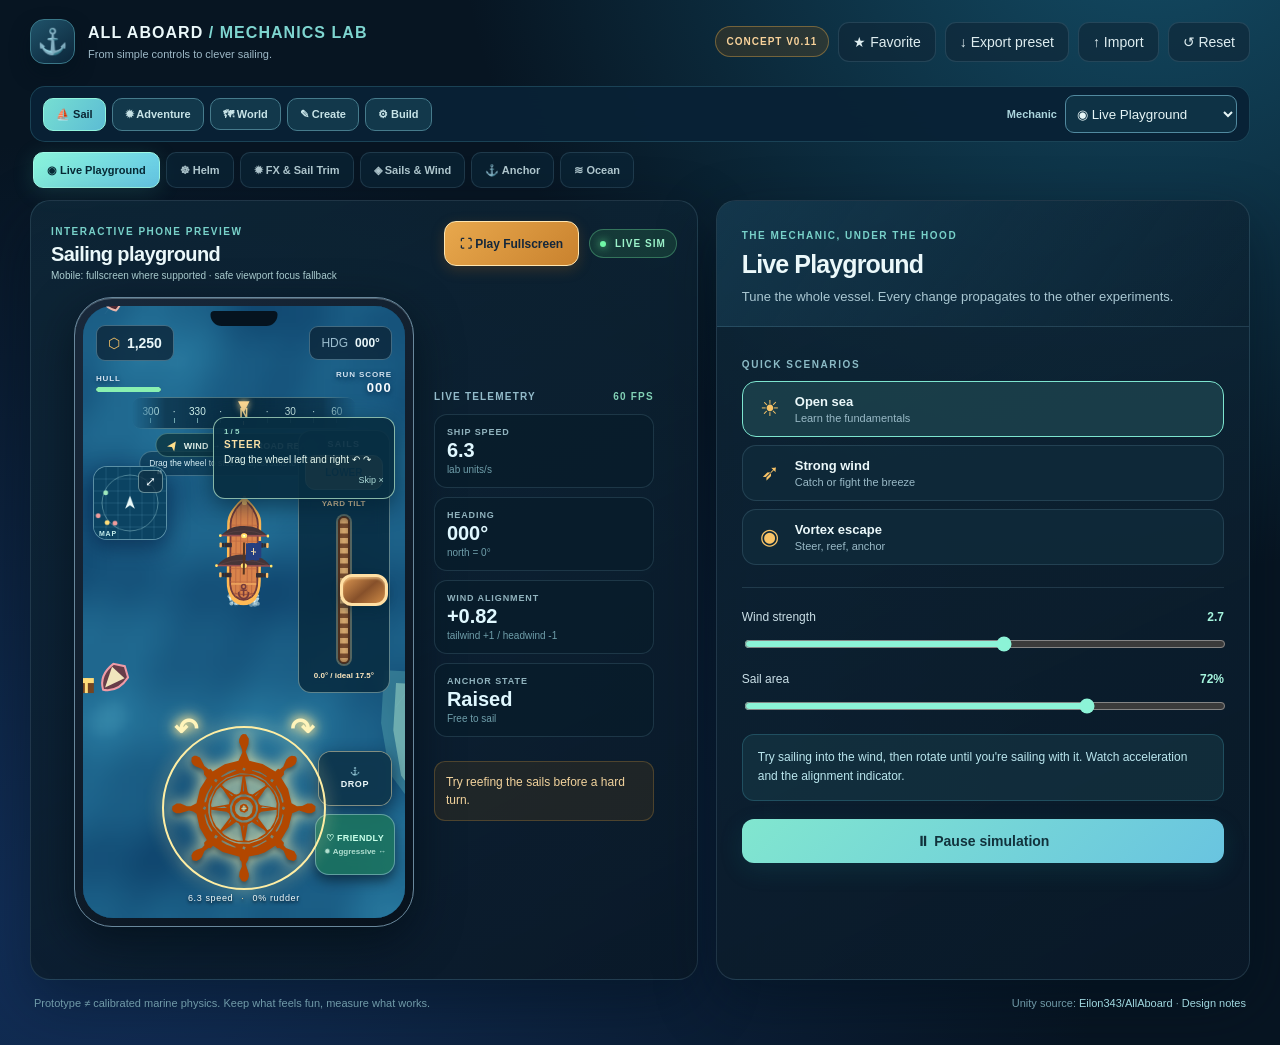
<file: index.html>
<!doctype html>
<html lang="en">
<head>
  <meta charset="utf-8">
  <meta name="viewport" content="width=device-width, initial-scale=1, viewport-fit=cover">
  <meta name="theme-color" content="#071725">
  <meta name="description" content="All Aboard Mechanics Lab: hands-on experiments for sailing, wheel steering, sails, anchors, ocean motion, damage and friendly encounters.">
  <title>All Aboard · Mechanics Lab</title>
  <link rel="stylesheet" href="./style.css">
</head>
<body>
  <div class="app-shell">
    <header class="topbar">
      <div class="brand"><span class="brand-mark">⚓</span><div><strong>ALL ABOARD <span class="brand-light">/ MECHANICS LAB</span></strong><small>From simple controls to clever sailing.</small></div></div>
      <div class="top-actions"><span class="build-tag">CONCEPT V0.11</span><button class="subtle-button" id="loadFavoritePreset" title="Restore saved favorite water/ship tuning">★ Favorite</button><button class="subtle-button" id="savePreset" title="Download current tuning as JSON">↓ Export preset</button><button class="subtle-button" id="importMechanicsPresetButton" title="Import a saved mechanics and flag preset">↑ Import</button><input type="file" id="importMechanicsPreset" accept=".json,application/json" hidden><button class="subtle-button" id="resetAll" title="Reset simulation and parameters">↺ Reset</button></div>
    </header>

    <nav class="nav-shell" aria-label="Mechanics navigation">
      <div class="nav-categories" id="navGroups" aria-label="Mechanics categories"></div>
      <label class="nav-pick-label" for="navMechanic">Mechanic <select id="navMechanic" aria-label="Jump to mechanic"></select></label>
    </nav>
    <div class="tabbar" role="tablist" aria-label="Mechanics">
      <button role="tab" aria-selected="true" class="tab active" data-tab="live">◉ Live Playground</button>
      <button role="tab" aria-selected="false" class="tab" data-tab="helm">☸ Helm</button>
      <button role="tab" aria-selected="false" class="tab" data-tab="layout">✥ UI Studio</button>
      <button role="tab" aria-selected="false" class="tab" data-tab="feel">✹ FX &amp; Sail Trim</button>
      <button role="tab" aria-selected="false" class="tab" data-tab="audio">♫ Music &amp; SFX</button>
      <button role="tab" aria-selected="false" class="tab" data-tab="unity">▣ Unity Checks</button>
      <button role="tab" aria-selected="false" class="tab" data-tab="sails">◈ Sails & Wind</button>
      <button role="tab" aria-selected="false" class="tab" data-tab="anchor">⚓ Anchor</button>
      <button role="tab" aria-selected="false" class="tab" data-tab="ocean">≋ Ocean</button><button role="tab" aria-selected="false" class="tab" data-tab="world">◎ World</button>
      <button role="tab" aria-selected="false" class="tab" data-tab="damage">✹ Damage</button>
      <button role="tab" aria-selected="false" class="tab" data-tab="encounter">♡ Encounters</button>
      <button role="tab" aria-selected="false" class="tab" data-tab="shipyard">✦ Pimp My Ship</button><button role="tab" aria-selected="false" class="tab" data-tab="ideas">✧ Ideas Board</button><button role="tab" aria-selected="false" class="tab" data-tab="review">✓ Mechanics Review</button>
      <button role="tab" aria-selected="false" class="tab" data-tab="loop">↻ Stage Loop</button>
      <button role="tab" aria-selected="false" class="tab" data-tab="planner">▦ Roadmap & Kanban</button>
    </div>

    <main class="workspace">
      <section class="stage" aria-label="Live portrait game preview">
        <div class="stage-heading"><div><span class="eyebrow">INTERACTIVE PHONE PREVIEW</span><h1 id="stageTitle">Sailing playground</h1></div>
          <div class="playtest-launch">
            <button class="playtest-fullscreen-button" id="playtestFullscreen" type="button" aria-pressed="false">⛶ Play Fullscreen</button>
            <div class="live-chip"><span class="dot"></span> LIVE SIM</div>
          </div></div>
        <p class="playtest-status" id="playtestStatus" role="status">Mobile: fullscreen where supported · safe viewport focus fallback</p>
        <div class="stage-body">
          <div class="phone">
            <div class="phone-screen" id="phoneScreen">
              <button type="button" class="playtest-exit" id="playtestExit" hidden aria-label="Exit game fullscreen">↙ Exit</button>
              <canvas id="seaCanvas" aria-label="Animated top-down sea showing the sailing ship"></canvas>
              <div class="quick-tutorial" id="quickTutorial" hidden aria-live="polite">
                <span class="quick-tutorial-progress" id="quickTutorialStep">1 / 5</span>
                <strong id="quickTutorialTitle">STEER</strong>
                <span id="quickTutorialDescription">Drag the wheel left or right</span>
                <button type="button" id="quickTutorialSkip" aria-label="Skip tutorial">Skip ×</button>
              </div>
              <button type="button" id="quickTutorialReplay" class="quick-tutorial-replay" title="Replay the 10-second tutorial">?</button>
              <img id="flagGifOverlay" class="flag-gif-live" alt="" hidden>
              <div class="notch"></div>
              <div class="hud">
                <div class="hud-top"><div class="coin-pill" id="coinHud"><span>⬡</span> <strong id="coinValue">1,250</strong></div><div class="heading-pill" id="headingPill"><span class="hud-muted">HDG</span> <strong id="headingValue">000°</strong></div></div>
                <div class="hud-bottom"><div id="healthHud"><small>HULL</small><div class="mini-bar"><i id="hpFill"></i></div></div><div class="hud-score" id="scoreHud"><small>RUN SCORE</small><strong id="scoreValue">000</strong></div></div>
              </div>
              <div class="heading-hud" id="headingHud" aria-label="Compass heading strip">
                 <div class="heading-tape" id="headingTape"><div class="heading-marks" id="headingMarks"></div><div class="heading-indicator">▾</div></div>
                 <div class="heading-wind"><span class="wind-direction-arrow" id="windArrow">➤</span> WIND → <strong id="windValue">2.7</strong><span class="heading-separator">·</span><span id="windRelation">TAILWIND</span></div>
               </div>
               <div class="minimap" id="miniMap" aria-label="Mini-map: ship, chest, enemy and vortex">
                <canvas id="miniMapCanvas"></canvas><button id="mapOpenMini" title="Expand world map" aria-label="Expand world map">⤢</button><span>MAP</span>
              </div>
              <div class="play-hint" id="playHint">Drag the wheel to steer · Adjust sails to catch wind</div>
              <div class="world-action" id="chestAction"><button id="collectChest">✦ Collect treasure</button></div><div class="world-action world-ship-action" id="worldShipAction"><button id="worldShipInteract" hidden>♡ Hail friendly ship</button></div>
              <div class="game-controls">
                <div class="helm-control" id="wheelControl" role="slider" tabindex="0" aria-label="Ship's wheel, turn left or right" aria-valuemin="-1080" aria-valuemax="1080" aria-valuenow="0">
                  <div id="helmWheel" class="wheel-art">
                    <img src="./assets/ship-wheel.svg" alt="" draggable="false">
                  </div>
                  <div class="wheel-crosshair">+</div>
                </div>
                <div class="sail-control" id="sailControl">
                  <div class="control-caption">SAILS</div>
                  <input id="sailSlider" type="range" min="0" max="100" step=".5" value="72" orient="vertical" aria-label="Sail area, vertical standing slider">
                  <div class="sail-percent" id="sailPercent">72%</div>
                  <button type="button" id="sailHeightToggle" class="sail-height-toggle" hidden aria-label="Raise or furl all sails">FULL</button>
                  <button type="button" class="sail-trim-toggle" id="sailTrimToggle" aria-expanded="false" aria-controls="sailTrimQuick" hidden>↪ AUTO</button>
                  <div class="sail-trim-popup" id="sailTrimQuick" hidden>
                    <div class="quick-title" id="sailQuickTitle">YARD TILT</div>
                    <label class="quick-auto" id="sailQuickAutoLabel" hidden><input type="checkbox" id="sailQuickAuto"> Automatic wind trim</label>
                    <input id="sailTrimQuickSlider" type="range" min="-90" max="90" step=".5" value="0" orient="vertical" aria-label="Sail yard tilt, standing vertical slider that holds its position">
                    <span id="sailQuickTrimValue">0°</span>
                  </div>
                </div>
                <div class="side-controls">
                  <div class="anchor-control" id="anchorControl">
                    <button class="game-btn anchor-btn" id="anchorButton" aria-pressed="false" title="Drop or raise anchor"><span class="anchor-glyph">⚓</span><span id="anchorLabel">DROP</span></button>
                    <button class="anchor-chain-toggle" type="button" id="anchorChainToggle" aria-expanded="false" aria-controls="anchorChainEditor" title="Set the anchor chain length">⛓ <strong id="anchorChainQuickValue">70</strong>u <span>⌄</span></button>
                    <div class="anchor-rope-hud" id="anchorRopeHud" hidden><span>CHAIN</span><strong id="anchorDistance">0 / 70</strong><div class="chain-meter"><i id="chainFill"></i></div><small id="anchorCondition">Slack</small></div>
                    <div class="anchor-chain-editor" id="anchorChainEditor" hidden>
                      <label for="anchorChainQuickSlider">Chain length <strong id="anchorChainEditValue">70</strong>u</label>
                      <input id="anchorChainQuickSlider" type="range" min="12" max="180" step="1" value="70" aria-label="Anchor chain maximum length">
                      <div class="chain-help">Short = tight turning circle · Long = more drift</div>
                      <button type="button" id="anchorChainClose">✓ Apply &amp; close</button>
                    </div>
                  </div>
                  <button class="game-btn mode-btn friendly" id="modeButton" title="Toggle Friendly and Aggressive"><span class="mode-main" id="modeLabel">♡ FRIENDLY</span><span class="mode-alternative" id="modeNextLabel">✹ Aggressive ↔</span></button>
                </div>
              </div>
              <div class="phone-bottomline"><span id="speedValue">0.0</span> speed <span class="separator">·</span> <span id="rudderValue">0%</span> rudder</div>
            </div>
          </div>
          <div class="telemetry"><div class="telemetry-title">LIVE TELEMETRY <span id="fpsValue">-- FPS</span></div>
            <div class="telemetry-grid">
              <div><small>SHIP SPEED</small><strong id="statSpeed">0.0</strong><span>lab units/s</span></div>
              <div><small>HEADING</small><strong id="statHeading">000°</strong><span>north = 0°</span></div>
              <div><small>WIND ALIGNMENT</small><strong id="statAlignment">--</strong><span>tailwind +1 / headwind -1</span></div>
              <div><small>ANCHOR STATE</small><strong id="statAnchor">Raised</strong><span id="statAnchorInfo">Free to sail</span></div>
            </div>
            <p id="systemTip" class="system-tip">Try reefing the sails before a hard turn.</p>
          </div>
        </div>
      </section>

      <aside class="inspector" aria-label="Mechanic tuning controls">
        <div class="inspector-header"><span class="eyebrow">THE MECHANIC, UNDER THE HOOD</span><h2 id="inspectorTitle">Live Playground</h2><p id="inspectorSubtitle">Tune the whole vessel. Every change propagates to the other experiments.</p></div>

        <section class="panel active" data-panel="live">
          <div class="mini-heading">QUICK SCENARIOS</div>
          <div class="scenario-list"><button class="scenario active" data-scenario="open"><span>☀</span><div><strong>Open sea</strong><small>Learn the fundamentals</small></div></button><button class="scenario" data-scenario="wind"><span>➶</span><div><strong>Strong wind</strong><small>Catch or fight the breeze</small></div></button><button class="scenario" data-scenario="vortex"><span>◉</span><div><strong>Vortex escape</strong><small>Steer, reef, anchor</small></div></button></div>
          <div class="rule"></div>
          <div class="setting"><div class="setting-head"><label for="quickWind">Wind strength</label><output data-value="windStrength">2.7</output></div><input id="quickWind" type="range" min="0" max="5" step=".1" data-setting="windStrength" value="2.7"></div>
          <div class="setting"><div class="setting-head"><label for="quickSails">Sail area</label><output data-value="sail">72%</output></div><input id="quickSails" type="range" min="0" max="100" step="1" data-setting="sail" value="72"></div>
          <div class="callout">Try sailing into the wind, then rotate until you're sailing with it. Watch acceleration and the alignment indicator.</div>
          <button class="wide-button" id="pauseButton">⏸ Pause simulation</button>
        </section>


        <section class="panel" data-panel="layout">
          <div class="explain"><strong>Touch-edit the real game HUD</strong>
            <p>Drag the HUD by touch, enter precise X/Y values, independently scale its width/height, rotate it, set opacity and adjust layer priority. Switch editing off to test the real controls.</p>
          </div>
          <div class="setting"><label for="layoutTheme">Game button visual theme (prototype)</label>
            <select id="layoutTheme" class="layout-select">
              <option value="classic">Warm wood · nautical</option>
              <option value="glass">Sea glass · lightweight</option>
              <option value="compact">Compact · minimal</option>
            </select>
          </div>
          <button id="layoutEditToggle" class="wide-button" aria-pressed="false">✥ Enable touch editing</button>
          <button id="layoutApplyDor" class="outline-button">★ Apply Dor's uploaded V0.7 layout</button>
          <div class="layout-icon-preview"><img id="layoutIconPreview" alt="Selected HUD component icon" src="./assets/ship-wheel.svg"><div><strong id="layoutIconName">Helm wheel</strong><small>Matching game artwork. Selected component glows in the phone preview.</small></div></div>
          <div class="layout-appearance">
            <div class="mini-heading">APPEARANCE · GAME HUD</div>
            <p class="tipline">Disabling a border or background keeps its color and values for re-enabling. Reset appearance never resets position.</p>
            <label class="fx-toggle"><input type="checkbox" id="layoutBorderEnabled" checked> Enable border (unchecked = none)</label>
            <label class="fx-toggle"><input type="checkbox" id="layoutBackgroundEnabled" checked> Enable background (unchecked = transparent)</label>
            <label class="fx-toggle"><input type="checkbox" id="layoutVisible" checked> Show selected component (hide/remove from HUD)</label>
            <div class="setting"><div class="setting-head"><label for="layoutBorderWidth">Border thickness</label><output id="layoutBorderValue">0 px</output></div>
              <input type="range" id="layoutBorderWidth" min="0" max="12" step=".25" value="0"></div>
            <div class="setting"><div class="setting-head"><label for="layoutBorderRadius">Border corner radius</label><output id="layoutRadiusValue">Original</output></div>
              <input type="range" id="layoutBorderRadius" min="0" max="32" step="1" value="12"></div>
            <div class="layout-colors"><label>Border <input type="color" id="layoutBorderColor" value="#8be8d6"></label>
              <label>Background <input type="color" id="layoutBackgroundColor" value="#103b51"></label></div>
            <label class="fx-toggle"><input type="checkbox" id="layoutUseBackground"> Edit background (override original style)</label>
            <div class="setting"><label for="layoutBackgroundStyle">Background style</label><select id="layoutBackgroundStyle" class="layout-select"><option value="solid">Solid</option><option value="glass">Glass</option><option value="gradient">Gradient</option></select></div>
            <div class="setting"><div class="setting-head"><label for="layoutBackgroundOpacity">Background alpha</label><output id="layoutBackgroundOpacityValue">75%</output></div>
              <input id="layoutBackgroundOpacity" type="range" min="0" max="100" step="1" value="75"></div>
          </div>
          <div class="layout-preset-caption">Current preset: <strong id="layoutPresetName">Default</strong> · V0.8 supports legacy V0.7 JSON imports.</div>
          <div class="setting"><label for="layoutElement">Select UI component</label><select id="layoutElement" class="layout-select"></select></div>
          <div class="layout-controls">
            <div class="layout-fine-step"><span>Fine movement · 0.1%</span><div><button id="layoutXMinus">X −</button><button id="layoutXPlus">X +</button><button id="layoutYMinus">Y −</button><button id="layoutYPlus">Y +</button></div></div>
            
            <div class="setting layout-setting"><div class="setting-head"><label for="layoutXRange">X position · phone width</label><input id="layoutXValue" type="number" min="-48" max="48" step=".1" value="0" aria-label="X position · phone width numeric value"></div><input id="layoutXRange" type="range" min="-48" max="48" step=".1" value="0" aria-label="X position · phone width"></div>

            <div class="setting layout-setting"><div class="setting-head"><label for="layoutYRange">Y position · phone height</label><input id="layoutYValue" type="number" min="-48" max="48" step=".1" value="0" aria-label="Y position · phone height numeric value"></div><input id="layoutYRange" type="range" min="-48" max="48" step=".1" value="0" aria-label="Y position · phone height"></div>

            <div class="setting layout-setting"><div class="setting-head"><label for="layoutScaleRange">Uniform scale</label><input id="layoutScaleValue" type="number" min=".3" max="2.5" step=".01" value="1" aria-label="Uniform scale numeric value"></div><input id="layoutScaleRange" type="range" min=".3" max="2.5" step=".01" value="1" aria-label="Uniform scale"></div>

            <div class="setting layout-setting"><div class="setting-head"><label for="layoutScaleXRange">Horizontal scale X</label><input id="layoutScaleXValue" type="number" min=".3" max="2.5" step=".01" value="1" aria-label="Horizontal scale X numeric value"></div><input id="layoutScaleXRange" type="range" min=".3" max="2.5" step=".01" value="1" aria-label="Horizontal scale X"></div>

            <div class="setting layout-setting"><div class="setting-head"><label for="layoutScaleYRange">Vertical scale Y</label><input id="layoutScaleYValue" type="number" min=".3" max="2.5" step=".01" value="1" aria-label="Vertical scale Y numeric value"></div><input id="layoutScaleYRange" type="range" min=".3" max="2.5" step=".01" value="1" aria-label="Vertical scale Y"></div>

            <div class="setting layout-setting"><div class="setting-head"><label for="layoutRotationRange">Rotation / tilt</label><input id="layoutRotationValue" type="number" min="-180" max="180" step=".5" value="0" aria-label="Rotation / tilt numeric value"></div><input id="layoutRotationRange" type="range" min="-180" max="180" step=".5" value="0" aria-label="Rotation / tilt"></div>

            <div class="setting layout-setting"><div class="setting-head"><label for="layoutOpacityRange">Opacity / transparency</label><input id="layoutOpacityValue" type="number" min=".15" max="1" step=".01" value="1" aria-label="Opacity / transparency numeric value"></div><input id="layoutOpacityRange" type="range" min=".15" max="1" step=".01" value="1" aria-label="Opacity / transparency"></div>

            <div class="setting layout-setting"><div class="setting-head"><label for="layoutLayerRange">Layer order (front ↔ back)</label><input id="layoutLayerValue" type="number" min="1" max="30" step="1" value="5" aria-label="Layer order (front ↔ back) numeric value"></div><input id="layoutLayerRange" type="range" min="1" max="30" step="1" value="5" aria-label="Layer order (front ↔ back)"></div>
            <label class="fx-toggle"><input id="layoutRatioLock" type="checkbox" checked> Lock X/Y scale together</label>
            <div class="layout-fine-step"><span>Layer order within HUD groups</span><div><button id="layoutLayerBack">Send back −</button><button id="layoutLayerFront">Bring forward +</button></div></div>
          </div>
          <div class="layout-value-readout" id="layoutOutput">Helm wheel · X 0% · Y 0% · 1×1 · 0° · 100% opacity · layer 5</div>
          <div class="layout-validation" id="layoutValidation" role="status">Layout check: no known overlaps yet. Check on a physical phone too.</div>
          <div class="button-pair"><button id="layoutResetPosition" class="outline-button">↺ Reset position / scale</button><button id="layoutResetAppearance" class="outline-button">↺ Reset appearance only</button></div>
          <div class="button-pair"><button id="layoutResetItem" class="outline-button">↺ Reset selected (both)</button><button id="layoutResetAll" class="outline-button">↺ Reset all UI</button></div>
          <div class="button-pair"><button id="layoutExport" class="wide-button">↓ Export UI preset (.json)</button><label class="outline-button import-label" for="layoutImport">↑ Import preset</label><input id="layoutImport" type="file" accept="application/json,.json" hidden></div>
          <div class="world-alert" id="layoutStatus" role="status">Enable editing and drag a highlighted UI component by touch. The layout is saved locally on this device.</div>
          <div class="callout">Coordinates are relative to the phone preview; layer order applies within HUD stacking groups. Rotation, independent scaling and transparency are design-only transforms, not finished Unity RectTransforms or accessibility validation. Test all thumb targets and safe areas.</div>
        </section>

        <section class="panel" data-panel="feel">
          <div class="explain"><strong>One event, readable physical feedback</strong>
            <p>Cannon fire should trigger a short recoil, a water splash and a sound event. Waves drive the ship's visual roll/bob using real samples of OceanField. No gameplay-position teleports.</p>
          </div>
          <div class="mini-heading">CANNON &amp; CAMERA FEEL</div>
          <div class="setting"><div class="setting-head"><label for="recoilStrength">Cannon recoil</label><output data-value="recoilStrength">0.8</output><input class="feel-number" id="recoilStrengthNumber" type="number" min="0" max="3" step=".05" value="0.8" aria-label="Cannon recoil numeric tuning"></div><input id="recoilStrength" type="range" min="0" max="3" step=".05" value=".8" data-setting="recoilStrength"></div>
          <div class="setting"><div class="setting-head"><label for="cameraShake">Camera shake</label><output data-value="cameraShake">0.5</output><input class="feel-number" id="cameraShakeNumber" type="number" min="0" max="3" step=".05" value="0.5" aria-label="Camera shake numeric tuning"></div><input id="cameraShake" type="range" min="0" max="3" step=".05" value=".5" data-setting="cameraShake"></div>
          <div class="setting"><div class="setting-head"><label for="waveRoll">Wave-induced ship tilt</label><output data-value="waveRoll">1.0</output><input class="feel-number" id="waveRollNumber" type="number" min="0" max="3" step=".05" value="0.8" aria-label="Wave-induced ship tilt numeric tuning"></div><input id="waveRoll" type="range" min="0" max="3" step=".05" value="1" data-setting="waveRoll"></div>
          <div class="button-pair"><button class="wide-button" id="feelTestShot">✹ Fire test broadside</button><button class="outline-button" id="feelTestHit">✦ Test hull impact</button></div>
          <div class="mini-heading">SAIL CONTROL DESIGN</div>
          <div class="setting"><label for="sailControlStyle">Mobile sail control</label>
            <select id="sailControlStyle" class="layout-select">
              <option value="toggle-tilt">Default: Raise/Lower button + standing manual tilt slider</option>
              <option value="classic">Alternative: standing sail-area slider + automatic tilt</option>
            </select>
          </div>
          <div class="mini-heading">SAIL TRIM (OPTIONAL ONE-THUMB SKILL)</div>
          <div class="explain"><strong>One vertical slider, two control assignments</strong><p>Default: tap Raise/Lower, and drag the standing tilt slider up/down. It stays exactly where released. Alternative: standing sail-area slider with automatic tilt. Both share one vessel model; switching modes never resets angle or sail area. The default manual tilt is an intentionally optional advanced strategy.</p></div>
          <div class="setting"><div class="setting-head"><label for="sailTrim">Sail tilt / yard angle</label><output data-value="sailTrim">0°</output></div><input id="sailTrim" type="range" min="-90" max="90" step=".5" value="0" data-setting="sailTrim"></div>
          <label class="fx-toggle"><input id="sailAutoTrim" type="checkbox" checked> Automatic sail trim (recommended)</label>
          <div class="physics-readout">IDEAL TILT <strong id="trimIdeal">0°</strong> · SAIL TRIM BONUS <strong id="trimBonus">100%</strong></div>
          <div class="mini-heading">WIND &amp; OCEAN VISUALS</div>
          <div class="setting"><div class="setting-head"><label for="windFX">Wind streak intensity</label><output data-value="windFX">0.6</output><input class="feel-number" id="windFXNumber" type="number" min="0" max="3" step=".05" value="0.6" aria-label="Wind streak intensity numeric tuning"></div><input id="windFX" type="range" min="0" max="3" step=".05" value=".6" data-setting="windFX"></div>
          <label class="fx-toggle"><input id="reduceMotion"> Reduce motion / visual shake</label>
          <div class="physics-readout" id="feelReadout">Sail trim, ship pitch and sound events stay decoupled from world physics.</div>
          <div class="callout">Unity integration candidate: ShipPosePresenter for waves, BroadsideFeedback for recoil, SailTrimController for rigging, OceanEffectBus for water FX. Only real shots should trigger automatic feedback.</div>
        </section>
        <section class="panel" data-panel="audio">
          <div class="explain"><strong>Original pirate soundtrack &amp; event audio</strong>
            <p>Preview original generated-in-code musical sketches and short synthetic effects. Real soundtrack files can later be generated, edited and licensed separately. Browser audio begins only after you press Enable Audio.</p>
          </div>
          <button class="wide-button" id="audioEnable">♪ Enable sound (tap once)</button>
          <div class="setting"><div class="setting-head"><label for="audioVolume">Master volume</label><output id="audioVolumeValue">32%</output></div><input id="audioVolume" type="range" min="0" max="100" value="32"></div>
          <div class="setting"><div class="setting-head"><label for="musicVolume">Music level</label><output id="musicVolumeValue">27%</output></div><input id="musicVolume" type="range" min="0" max="100" value="27"></div>
          <div class="mini-heading">MUSIC MOOD TESTS</div>
          <div class="audio-mood-list" id="audioMoods"></div>
          <div class="button-pair"><button class="wide-button" id="audioPlayMusic">▶ Play current mood</button><button class="outline-button" id="audioStopMusic">■ Stop</button></div>
          <label class="fx-toggle"><input id="audioAdaptiveMood" type="checkbox" checked> Adaptive music: playful sailing → cinematic combat (selected direction)</label>
          <div class="mini-heading">PRODUCTION MUSIC PROMPT</div>
          <textarea id="audioGenerationPrompt" rows="5" class="audio-prompt" aria-label="Generated track production prompt" readonly></textarea>
          <button class="outline-button" id="audioCopyPrompt">⧉ Copy prompt for Stable Audio / Suno</button>
          <div class="mini-heading">SFX EVENT LIBRARY</div>
          <div class="audio-sfx-list" id="audioSfxList"></div>
          <div class="setting"><label class="fx-toggle"><input id="audioAutoEvents" type="checkbox"> Play live in-game sound events (after enabling audio)</label></div>
          <div class="world-alert" id="audioStatus">Audio is off until enabled. Game remains playable without sound.</div>
          <div class="mini-heading">AUDIO EVENT LOG</div>
          <div id="audioEventLog" class="audio-event-log" aria-live="polite">No events yet.</div>
          <div class="callout">Unity plan: one AudioDirector and AudioMixer. Mechanic scripts publish event IDs (shot, anchor, friendship, etc.). A mood controller crossfades between layers. Avoid shipping third-party material without confirming license records.</div>
        </section>
        <section class="panel" data-panel="unity">
          <div class="explain"><strong>Validate a mechanic before converting it into Unity</strong><p>This is a checklist plus an advisory static text scan—not a replacement for Unity Test Framework, actual prefabs, scene checks or Android builds.</p></div>
          <div class="mini-heading">PREFAB / SCENE TEXT SCANNER</div>
          <label for="unityAssetUpload" class="outline-button import-label">↑ Upload one .prefab, .unity or .asset (text YAML)</label>
          <input id="unityAssetUpload" type="file" accept=".prefab,.unity,.asset,.txt">
          <div class="world-alert" id="unityAuditStatus">No file selected. A text YAML scan can flag common issues; Unity Editor must verify GUIDs and actual links.</div>
          <div id="unityAuditResults" class="unity-audit-results"></div>
          <div class="mini-heading">UNITY VERIFICATION ROADMAP</div>
          <div class="unity-checklist" id="unityChecklist">
            <label><input type="checkbox"> EditMode: wind polar, chain bounds, damage rules</label>
            <label><input type="checkbox"> PlayMode: steering, auto cannons, anchor, scene flow</label>
            <label><input type="checkbox"> Prefab: required components, missing scripts, links</label>
            <label><input type="checkbox"> HUD: Safe Area, portrait anchors, minimum tap size</label>
            <label><input type="checkbox"> Build Profiles: scenes, Android IL2CPP + ARM64</label>
            <label><input type="checkbox"> Performance: Profiler 30/60 FPS + allocations on phone</label>
          </div>
          <div class="button-pair"><button id="unityExportChecklist" class="wide-button">↓ Export Unity QA checklist</button></div>
          <div class="mini-heading">TECHNICAL HANDOFF FROM THE KANBAN</div>
          <p class="tipline">Open Roadmap &amp; Kanban → select a mechanic → view the architecture, test contract and copyable Codex prompt below its full plan.</p>
        </section>
        <section class="panel" data-panel="helm">
          <div class="explain"><strong>1080° left / right</strong><p>Grab the wheel and rotate it up to three turns in either direction. Release it to spring back to center while the ship keeps its momentum.</p></div>
          <div class="setting"><div class="setting-head"><label for="steerSensitivity">Steering sensitivity</label><output data-value="steerSensitivity">1.00×</output></div><input id="steerSensitivity" type="range" min=".25" max="3" step=".05" data-setting="steerSensitivity" value="1"></div>
          <div class="setting"><div class="setting-head"><label for="wheelReturn">Wheel self-centering</label><output data-value="wheelReturn">2.8</output></div><input id="wheelReturn" type="range" min=".5" max="8" step=".1" data-setting="wheelReturn" value="2.8"></div>
          <div class="setting"><div class="setting-head"><label for="rudderResponse">Rudder response</label><output data-value="rudderResponse">6.0</output></div><input id="rudderResponse" type="range" min=".5" max="14" step=".1" data-setting="rudderResponse" value="6"></div><div class="setting"><div class="setting-head"><label for="yawResponse">Hull turn inertia</label><output data-value="yawResponse">5.0</output></div><input id="yawResponse" type="range" min="1" max="14" step=".5" data-setting="yawResponse" value="5"></div>
          <div class="setting"><div class="setting-head"><label for="windDrive">Wind propulsion / acceleration</label><output data-value="windDrive">1.00</output></div><input id="windDrive" type="range" min=".25" max="2.0" step=".05" data-setting="windDrive" value="1"></div>
          <div class="setting"><div class="setting-head"><label for="waterDrag">Forward hull resistance</label><output data-value="waterDrag">1.00</output></div><input id="waterDrag" type="range" min=".35" max="2.1" step=".05" data-setting="waterDrag" value="1"></div>
          <div class="physics-readout">NEW SAILING: <strong id="tailwindBoostInfo">Tailwind = maximum</strong> · <strong>Slower acceleration, speed-limited rudder</strong></div>
          <div class="setting"><div class="setting-head"><label for="lateralDrag">Keel / lateral resistance</label><output data-value="lateralDrag">5.5</output></div><input id="lateralDrag" type="range" min=".5" max="11" step=".5" data-setting="lateralDrag" value="5.5"></div>
          <div class="physics-readout">FORWARD <strong id="forwardSpeedValue">0.0</strong> · SIDE SLIP <strong id="sideSpeedValue">0.0</strong> · SAIL EFFICIENCY <strong id="sailEfficiencyValue">0%</strong></div>
          <div class="setting"><div class="setting-head"><label for="deadzone">Center dead zone</label><output data-value="deadzone">2%</output></div><input id="deadzone" type="range" min="0" max="20" step="1" data-setting="deadzone" value="2"></div>
          <div class="reading">WHEEL ROTATION <strong id="wheelReading">0°</strong><div class="reading-track"><i id="wheelReadingBar"></i></div>ACTUAL RUDDER <strong id="rudderReading">0%</strong></div>
          <p class="tipline">Keyboard: ← / → to steer, ↑ / ↓ for sails. Optional vibration feedback on compatible Android browsers.</p>
          <label class="switch-line"><input type="checkbox" id="hapticToggle" checked> Enable haptics where available</label>
          <div class="haptic-lab" aria-label="Haptic feedback tester">
            <div class="mini-heading">HAPTIC TEST · PHONE</div>
            <div id="hapticCapability" class="physics-readout" role="status">Checking vibration support...</div>
            <div class="setting"><div class="setting-head"><label for="hapticDuration">Pulse duration multiplier</label><output id="hapticDurationValue">1.0×</output></div>
              <input type="range" id="hapticDuration" min="0.5" max="2" step=".1" value="1" aria-label="Haptic pulse duration multiplier"></div>
            <div class="button-pair"><button id="hapticTest" class="wide-button" type="button">📳 Test vibration</button>
              <button id="hapticStop" class="outline-button" type="button">Stop</button></div>
            <p class="tipline">Use Test directly on your phone. Duration can change; web browsers do not expose vibration motor amplitude. A reported request is not proof that the device physically vibrated.</p>
          </div>
        </section>

        <section class="panel" data-panel="sails">
          <div class="explain"><strong>Wind is directional</strong><p>The closer the ship heading is to the wind's travel direction, the stronger its downwind propulsion. Headwinds suppress sail thrust, while currents can still move the hull.</p></div>
          <div class="setting"><div class="setting-head"><label for="windStrength">Wind strength</label><output data-value="windStrength">2.7</output></div><input id="windStrength" type="range" min="0" max="5" step=".1" data-setting="windStrength"></div>
          <div class="setting"><div class="setting-head"><label for="windDirection">Wind TO direction</label><output data-value="windDirection">35°</output></div><input id="windDirection" type="range" min="0" max="359" step="1" data-setting="windDirection"></div>
          <div class="setting"><div class="setting-head"><label for="sailArea">Sail area</label><output data-value="sail">72%</output></div><input id="sailArea" type="range" min="0" max="100" step="1" data-setting="sail"></div>
          <div class="setting"><div class="setting-head"><label for="baseThrust">Base drift / auxiliary thrust</label><output data-value="baseThrust">0.1</output></div><input id="baseThrust" type="range" min="0" max="1" step=".05" data-setting="baseThrust"></div>
          <div class="wind-visual"><div class="wind-dial"><span class="dial-compass">N</span><div class="dial-ship">▲</div><div class="dial-wind" id="dialWind">➤</div></div><div><small>WIND ALIGNMENT</small><strong id="alignmentReading">--</strong><p id="alignmentDescription">Turn toward the wind arrow to catch a tailwind.</p></div></div>
          <div class="callout">Arcade sailing model: these are tunable game-feel forces, not a physically calibrated sailing simulation. Real sailboats can tack upwind.</div>
        </section>

        <section class="panel" data-panel="anchor">
          <div class="explain"><strong>A chain with a real maximum length</strong><p>Throw the anchor, watch it splash, then drift freely while the chain is slack. Once the chain is fully extended it holds you within a circle. Excessive force makes the anchor drag across the seabed.</p></div><div class="chain-explainer"><span>⚓ Seabed anchor</span><span>⛓ Adjustable chain</span><span>⛵ Ship</span></div><div class="rope-live">Chain distance: <strong id="anchorDistanceInspector">0 / 70</strong> · Tension: <strong id="anchorTension">0%</strong></div>
          <button id="anchorInspector" class="wide-button">⚓ Drop / raise anchor</button>
          <div class="setting"><div class="setting-head"><label for="anchorGrip">Anchor holding force</label><output data-value="anchorGrip">185</output></div><input id="anchorGrip" type="range" min="50" max="400" step="5" data-setting="anchorGrip"></div>
          <div class="setting"><div class="setting-head"><label for="anchorLine">Anchor chain length</label><output data-value="anchorLine">70</output></div><input id="anchorLine" type="range" min="12" max="180" step="1" data-setting="anchorLine"></div>
          <div class="setting"><div class="setting-head"><label for="ropeStiffness">Chain stiffness</label><output data-value="ropeStiffness">9.0</output></div><input id="ropeStiffness" type="range" min="3" max="20" step="1" data-setting="ropeStiffness"></div>
          <div class="setting"><div class="setting-head"><label for="ropeDamping">Chain damping</label><output data-value="ropeDamping">6.0</output></div><input id="ropeDamping" type="range" min="1" max="18" step="1" data-setting="ropeDamping"></div>
          <div class="setting"><div class="setting-head"><label for="vortexStrength">Vortex pull</label><output data-value="vortexStrength">1.0</output></div><input id="vortexStrength" type="range" min="0" max="3" step=".1" data-setting="vortexStrength"></div>
          <div class="setting"><div class="setting-head"><label for="currentStrength">Current drift</label><output data-value="currentStrength">.3</output></div><input id="currentStrength" type="range" min="0" max="3" step=".1" data-setting="currentStrength"></div>
          <div class="button-pair"><button class="outline-button" id="spawnVortex">◉ Move vortex nearby</button><button class="outline-button" id="clearVortex">✕ Clear vortex</button></div>
          <div class="callout">Simplified assumption: this prototype always permits anchoring at the current position. Seabed depth and anchor-setting time come later.</div>
        </section>

        <section class="panel" data-panel="ocean">
          <div class="explain"><strong>One shared OceanField</strong><p>Water layers scroll with the ship; the ship and anchor disturb the surface, and a vortex applies the same local flow force used by the vessel simulation. This is a lightweight stylized field, not a full fluid solver.</p></div>
          <div class="setting"><div class="setting-head"><label for="waveHeight">Wave height</label><output data-value="waveHeight">0.7</output></div><input id="waveHeight" type="range" min="0" max="2" step=".1" data-setting="waveHeight"></div>
          <div class="setting"><div class="setting-head"><label for="waveDetail">Wave density</label><output data-value="waveDetail">22</output></div><input id="waveDetail" type="range" min="6" max="44" step="1" data-setting="waveDetail"></div>
          <div class="setting"><div class="setting-head"><label for="wavePush">Wave → vessel force</label><output data-value="wavePush">0.7</output></div><input id="wavePush" type="range" min="0" max="2" step=".05" data-setting="wavePush"></div>
          <div class="setting"><div class="setting-head"><label for="wakeStrength">Ship wake</label><output data-value="wakeStrength">1.0</output></div><input id="wakeStrength" type="range" min="0" max="2" step=".1" data-setting="wakeStrength"></div>
          <div class="setting"><div class="setting-head"><label for="rippleStrength">Reactive water · event waves</label><output data-value="rippleStrength">0.8</output></div><input id="rippleStrength" type="range" min="0" max="2" step=".1" data-setting="rippleStrength"></div>
          <p class="tipline">0 = baseline wave field, 0.8 = subtle wake and anchor impulses, 2 = exaggerated response. Island interiors block waves and splashes; a full fluid solver is not simulated.</p>
          <div class="button-pair"><button class="outline-button" id="rippleButton">◎ Add ripple</button><button class="outline-button" id="stormButton">☁ Storm preset</button></div>
          <div class="mini-heading">WATER BASELINE · V0.5</div>
          <div class="button-pair"><button id="waterSnapshot" class="outline-button">↓ Snapshot water PNG</button><button id="waterJsonExport" class="outline-button">↓ Export water settings JSON</button></div><button id="waterBaseline" class="outline-button">↺ Restore V0.5 water tuning</button>
          <div class="metric-note" id="waterBaselineStatus">Visual baseline preserved: our original 2D procedural wave field. New land masking prevents foam/ripples from passing over island terrain.</div>
          <div class="metric-note">Canvas 2D · Procedural visual approximation · Frame-rate-independent motion. The water surface is not a full fluid simulation.</div>
        </section>


        <section class="panel" data-panel="world">
          <div class="explain"><strong>Endless, reproducible worlds</strong>
            <p>Generate a shareable world from a seed. Islands, friendly/hostile ships and treasures are stable per chunk. Only nearby chunks are loaded. A rare Kraken can emerge and even swallow nearby NPC ships.</p>
          </div>
          <div class="mini-heading">YOUR WORLD SEED</div>
          <div class="seed-row"><input id="worldSeed" type="text" maxlength="52" value="ALL-ABOARD" aria-label="Procedural world seed" spellcheck="false" placeholder="Type a world name">
            <button id="worldGenerate" class="wide-button">Generate</button></div>
          <div class="button-pair"><button id="worldRandom" class="outline-button">⚄ Random seed</button><button id="worldShare" class="outline-button">⧉ Copy seed link</button></div>
          <div class="world-counters">
            <div><small>CHUNKS CACHED</small><strong id="worldChunks">0</strong></div>
            <div><small>ISLANDS NEAR</small><strong id="worldIslands">0</strong></div>
            <div><small>OTHER SHIPS</small><strong id="worldShips">0</strong></div>
            <div><small>TREASURES</small><strong id="worldTreasures">0</strong></div>
          </div>
          <div class="setting"><div class="setting-head"><label for="worldIslandDensity">Island density</label><output id="worldIslandDensityValue">1.0×</output></div><input id="worldIslandDensity" type="range" min="0" max="2.5" step=".25" value="1"></div>
          <div class="setting"><div class="setting-head"><label for="worldShipDensity">Ship density</label><output id="worldShipDensityValue">1.0×</output></div><input id="worldShipDensity" type="range" min="0" max="2.5" step=".25" value="1"></div>
          <div class="setting"><div class="setting-head"><label for="worldTreasureDensity">Treasure density</label><output id="worldTreasureDensityValue">1.0×</output></div><input id="worldTreasureDensity" type="range" min="0" max="2.5" step=".25" value="1"></div>
          <label class="switch-line"><input id="worldKrakenEnabled" type="checkbox" checked> Rare secret Kraken events (about 1.8% of chunks)</label>
          <label class="switch-line"><input id="worldChunkGrid" type="checkbox"> Show chunk boundaries (debug)</label>
          <div class="button-pair"><button id="worldExplore" class="outline-button">➤ Explore next chunk</button><button id="worldSummonKraken" class="outline-button">🐙 Test Kraken</button></div>
          <div class="kraken-lab-status" id="krakenLabStatus">🐙 Kraken arm lab: summon nearby, wait for warning, then shoot the grabbing arm.</div>
          <button id="krakenShootArm" class="outline-button">✹ Test firing at grabbing tentacle</button>
          <div class="button-pair"><button id="mapOpenWorld" class="wide-button">⤢ Expand generated world map</button></div>
          <p class="tipline">Expanded map: drag to pan, zoom to explore, toggle POIs and hostile/friendly heatmap layers. Rendering never changes the live chunk cache.</p>
          <div class="world-alert" id="worldAlert" role="status">Sail to discover islands, trade ships and hidden treasure.</div>
          <div class="callout">Seed + generation version + coordinates reproduce placements; treasure pickup state belongs to this play session. The Kraken is deliberately uncommon. This is an arcade island generator, not real geography.</div>
        </section>
        <section class="panel" data-panel="damage">
          <div class="explain"><strong>Which damage system feels playful?</strong><p>Switch models without committing to one design. Tap cells using an attack pattern, then compare what happens at different enemy levels.</p></div>
          <div class="segmented" role="group" aria-label="Damage model"><button class="active" data-damage-model="grid">Grid HP</button><button data-damage-model="modules">Modules</button><button data-damage-model="core">Core target</button><button data-damage-model="chain">Chain combo</button></div>
          <div class="setting"><div class="setting-head"><label for="enemyLevel">Enemy level</label><output id="enemyLevelValue">Lv. 1</output></div><input id="enemyLevel" type="range" min="1" max="5" value="1"></div>
          <div class="attack-buttons" role="group" aria-label="Attack pattern"><button class="active" data-weapon="cannon">💣 Cannon</button><button data-weapon="broadside">💥 Broadside</button><button data-weapon="fire">🔥 Fire</button><button data-weapon="repair">🔧 Repair</button></div>
          <div class="damage-head"><strong id="damageObjective">Destroy all cells</strong><span id="damageHealth">75 / 75</span></div>
          <div class="damage-turn">TURN <strong id="damageTurn">0</strong> <span>· every repair spends a turn</span></div>
          <div class="damage-modules">⛵ ENEMY SAILS <strong id="enemySailsStatus">100%</strong> · ✹ CANNONS <strong id="enemyCannonsStatus">100%</strong> · ☸ RUDDER <strong id="enemyRudderStatus">100%</strong></div>
          <div class="mini-heading">TEST SHIP COMPONENT FAILURE</div>
          <div class="module-test-controls"><button data-test-module="sails">⛵ Hit OUR sails</button><button data-test-module="cannons">✹ Hit OUR guns</button><button data-test-module="rudder">☸ Hit OUR rudder</button><button id="repairOwn" class="outline-button">🔧 Instant repair (debug)</button></div>
          <div class="repair-quick-lab" id="repairQuickLab">
            <div class="mini-heading">QUICK REPAIR · THREE RIVETS</div>
            <div class="setting"><label for="repairTarget">Part to fix</label>
              <select id="repairTarget" class="layout-select"><option value="sails">Sails</option><option value="cannons">Cannons</option><option value="rudder">Rudder</option></select></div>
            <div class="button-pair"><button id="repairBegin" class="wide-button">🔨 Start patching</button><button id="repairReset" class="outline-button">Reset puzzle</button></div>
            <div class="repair-rivets"><button data-repair-step="0">●</button><button data-repair-step="1">●</button><button data-repair-step="2">●</button></div>
            <div id="repairStatus" class="physics-readout">Tap the glowing rivets in order. A successful patch costs 20 coins; faster repairs restore a little more.</div>
          </div>
          <p class="tipline">These tests affect the main gameplay preview: sails lose propulsion, rudder loses authority, and damaged guns cannot fire.</p><div class="damage-progress"><i id="damageHealthFill"></i></div>
          <div class="damage-board" id="damageBoard" aria-label="Interactive damage cells"></div>
          <div class="damage-status" id="damageStatus" aria-live="polite">Tap a tile to test an attack pattern.</div>
          <div class="button-pair"><button id="fireTick" class="outline-button">↻ Advance turn</button><button id="damageReset" class="outline-button">↺ New enemy</button><button id="enemyRepair" class="outline-button">🔧 Enemy repairs (1 turn)</button></div>
        </section>

        <section class="panel" data-panel="encounter">
          <div class="explain"><strong>Two short interactions, two playstyles</strong><p>Aggressive play rewards positioning and disabling modules. Friendly play is a small choice puzzle: understand what the other ship needs, then offer the right resource.</p></div>
          <div class="segmented" role="group" aria-label="Encounter type"><button class="active" data-encounter="friendly">♡ Befriend</button><button data-encounter="aggressive">✹ Attack</button></div>
          <div class="encounter-card" id="encounterCard">
            <div class="encounter-ship">⛵</div><small>VESSEL IN RANGE</small><h3 id="encounterName">The Wandering Gull</h3><p id="encounterPrompt">Our crew has been sailing for days. We urgently need fresh provisions.</p>
            <div class="trust-meter"><span id="relationLabel">TRUST</span><div><i id="trustFill"></i></div><strong id="trustValue">30%</strong></div>
            <div class="choice-grid" id="encounterChoices"></div>
            <p id="encounterResult" class="encounter-result" aria-live="polite">Pick the right offer for this captain.</p>
          </div>
          <button class="outline-button full" id="nextEncounter">↻ Next encounter</button>
          <div class="callout">Prototype-friendly puzzle: information + tradeoffs, not a random success percentage. Later, alliances could affect trading routes, escorts, and rescue.</div>
        </section>

        <section class="panel" data-panel="shipyard">
          <div class="explain"><strong>Your actual ship, as separate pieces</strong><p>The preview uses the original SVG hull, two sails, four cannons and anchor from the Unity team repo. Toggle parts to inspect your ship, then experiment with hull types and sail colors.</p></div><div class="mini-heading">ORIGINAL SHIP PARTS</div><div class="ship-parts-gallery" id="shipPartsGallery"></div><p class="tipline">Click a part to show or hide it. This tests a modular ship renderer, not an in-game inventory.</p>
          <div class="mini-heading">HULL</div><div class="upgrade-row" data-upgrade="hull"><button data-part="hull" data-choice="classic" class="active">Classic <small>Balanced</small></button><button data-part="hull" data-choice="light">Swift <small>+ speed</small></button><button data-part="hull" data-choice="armored">Armored <small>+ hull</small></button></div>
          <div class="mini-heading">SAIL SHAPE / RIG</div>
          <div class="upgrade-row" data-upgrade="rig"><button data-rig="square" class="active">Square <small>Balanced</small></button><button data-rig="lateen">Lateen <small>Better to windward</small></button><button data-rig="storm">Storm <small>Control in wind</small></button></div>
          <div class="mini-heading">SAILS</div><div class="upgrade-row" data-upgrade="sails"><button data-part="sails" data-choice="cream" class="active">Ivory <small>Classic</small></button><button data-part="sails" data-choice="scarlet">Crimson <small>Cosmetic</small></button><button data-part="sails" data-choice="azure">Azure <small>Cosmetic</small></button></div>
          <div class="mini-heading">FLAG WORKSHOP — MAST ATTACHMENT</div>
          <div class="flag-editor flag-workshop">
            <div class="flag-mast-select">
              <button class="active" data-flag-mast="front" aria-pressed="false">⚑ Front mast</button>
              <button class="active" data-flag-mast="rear" aria-pressed="true">⚑ Rear mast</button>
            </div>
            <div class="flag-workshop-preview">
              <div><small>PAINT (48 × 32 PIXELS)</small><canvas id="flagPaintCanvas" width="48" height="32" aria-label="Touch to paint your flag"></canvas></div>
              <div><small>PREVIEW</small><div class="flag-preview-stack"><canvas id="flagPreviewCanvas" width="96" height="64"></canvas><img id="flagPreviewGif" alt="Animated GIF preview" hidden></div><small id="flagMastStatus">Rear mast</small></div>
            </div>
            <div class="flag-tools">
              <label for="flagBrushColor">Brush <input id="flagBrushColor" type="color" value="#f5d68b"></label>
              <label for="flagBrushSize">Size <input id="flagBrushSize" type="range" min="1" max="8" step="1" value="1"></label>
              <button id="flagEraser" class="outline-button" aria-pressed="false">⌫ Eraser</button>
              <button id="flagUndo" class="outline-button">↶ Undo</button>
              <button id="flagFill" class="outline-button">▣ Fill</button>
              <button id="flagUsePaint" class="outline-button">✎ Use painting</button>
            </div>
            <div class="mini-heading">OTHER FLAG OPTIONS</div>
            <div class="flag-form">
              <label for="flagCaption">Monogram <input id="flagCaption" type="text" maxlength="3" placeholder="AA" value="AA"></label>
              <label for="flagColor">Background <input id="flagColor" type="color" value="#263f80"></label>
            </div>
            <div class="button-pair"><button id="flagUseMonogram" class="outline-button">Use monogram</button><button id="flagClear" class="outline-button">Reset flag</button></div>
            <label class="upload-row" for="flagUpload">Upload photo / animated GIF (max 3 MB)</label>
            <input id="flagUpload" type="file" accept="image/png,image/jpeg,image/webp,image/gif">
            <div class="button-pair"><button id="flagExportPng" class="outline-button">↓ Export PNG</button><div class="flag-mode-note">Using: <strong id="flagCurrentMode">Pixel painting</strong></div></div>
            <div id="flagWorkshopStatus" class="flag-workshop-status" role="status">Your flag will follow the chosen mast as the ship turns. Use paint, initials, or upload.</div>
            <p class="tipline">Photos are resized for the flag. GIFs animate in the browser as a DOM image attached to the mast; Unity would require a separate animation import. No uploads to a server.</p>
          </div>
          <div class="mini-heading">CANNONS</div><div class="upgrade-row" data-upgrade="cannons"><button data-part="cannons" data-choice="balanced" class="active">Standard <small>Balanced</small></button><button data-part="cannons" data-choice="rapid">Rapid <small>Fast reload</small></button><button data-part="cannons" data-choice="heavy">Heavy <small>+ impact</small></button></div>
          <div class="ship-stats"><div><span>SPEED</span><strong id="upgradeSpeed">★★★☆☆</strong></div><div><span>HULL</span><strong id="upgradeHull">★★★☆☆</strong></div><div><span>FIREPOWER</span><strong id="upgradePower">★★★☆☆</strong></div></div>
          <button id="resetUpgrades" class="outline-button full">↺ Reset customization</button>
        </section>
        <section class="panel" data-panel="ideas">
          <div class="explain"><strong>Mechanics worth testing with Eilon</strong><p>Not features we have committed to: these are tiny prototypes/hypotheses for deeper play without adding more buttons. Shortlist the ideas you like, then export a team-review note.</p></div>
          <div class="idea-list" id="ideasList"></div>
          <div class="idea-summary"><strong id="ideaCount">0 shortlisted</strong><button class="wide-button" id="exportIdeas">↓ Export ideas for Eilon</button></div>
        </section>

        <section class="panel" data-panel="review">
          <div class="explain"><strong>Choose what really belongs in the Unity game</strong>
            <p>Mark each mechanic as Keep, Refine, Test, Later, or Reject. Add notes from phone playtests with Eilon, then export a C# implementation brief. Everything starts unapproved; the website doesn't decide for you.</p>
          </div>
          <div class="review-summary">
            <div><small>KEEP</small><strong id="reviewKeep">0</strong></div>
            <div><small>REFINE</small><strong id="reviewRefine">0</strong></div>
            <div><small>TEST</small><strong id="reviewTest">0</strong></div>
            <div><small>LATER</small><strong id="reviewLater">0</strong></div>
            <div><small>REJECT</small><strong id="reviewReject">0</strong></div>
          </div>
          <div class="review-hint" id="reviewUnityWarning">Select the mechanics you want to take to Unity.</div>
          <div id="mechanicsReviewList" class="review-list"></div>
          <div class="button-pair"><button id="reviewExport" class="wide-button">↓ Export Unity brief</button><button id="reviewReset" class="outline-button">↺ Reset decisions</button></div>
          <div class="callout">The exported brief describes approved behavior, C# candidates, and test criteria. Browser JavaScript is not copied directly to Unity, and deferred Fleet / Rescue / Intercept remain later-phase mechanics.</div>
        </section>

        <section class="panel" data-panel="loop">
          <div class="explain"><strong>Eilon's fused loop: stages + optional endless risk</strong>
            <p>Complete a stage objective, then decide whether to <b>cash out</b> or <b>stay at sea</b> for harder waves and improved rewards. The guaranteed stage reward stays safe; only optional unbanked rewards are at risk.</p>
          </div>
          <div class="loop-rule">OBJECTIVE <span>→</span> CHOICE <span>→</span> LEAVE / STAY <span>→</span> SAVE / RISK</div>
          <div class="loop-head">
            <div><small>STAGE</small><strong id="loopStage">1</strong></div>
            <div class="loop-phase"><small>STATUS</small><strong id="loopPhase">OBJECTIVE</strong></div>
            <div><small>RISK WAVE</small><strong id="loopWave">0</strong></div>
          </div>
          <div class="loop-objective">
            <span class="mini-heading">CURRENT OBJECTIVE</span>
            <h3 id="loopObjective">Reach the trade passage</h3>
            <p id="loopObjectiveHint">Navigate around the reef</p>
            <div class="loop-reward">Guaranteed reward <strong>+<span id="loopGuaranteed">50</span> coins</strong></div>
          </div>
          <div class="loop-wallet">
            <div><small>BANKED / SAFE</small><strong id="loopBanked">0</strong><span>Coins protected</span></div>
            <div><small>UNBANKED / AT RISK</small><strong id="loopPending">0</strong><span>Lost on defeat</span></div>
          </div>
          <div class="loop-danger">
            <div class="setting-head"><span>Danger <strong id="loopRiskTier">Safe</strong></span><strong id="loopDifficulty">0.9</strong></div>
            <div class="loop-meter"><div id="loopDifficultyBar"></div></div>
            <div class="loop-potential"><span>Potential next bonus <b id="loopPotential">+29</b></span><span>Time in current wave <b id="loopAtSea">0s</b></span></div>
          </div>
          <div class="loop-actions">
            <button id="loopCompleteObjective" class="wide-button">✓ Complete objective (lab test)</button>
            <button id="loopLeave" class="wide-button">⌂ Leave & bank rewards</button>
            <button id="loopStay" class="outline-button">🔥 Stay · Higher stakes</button>
            <button id="loopAdvance10" class="outline-button">＋ Simulate 10s at sea</button>
            <button id="loopSurvive" class="wide-button">✓ Survive this risk wave</button>
            <button id="loopFail" class="outline-button">✕ Test losing the extra round</button>
            <button id="loopResume" class="wide-button">↻ Resume same stage</button>
            <button id="loopNextStage" class="outline-button">→ Start next stage</button>
            <button id="loopReset" class="outline-button">↺ Reset loop demo</button>
          </div>
          <div class="loop-event" id="loopLastEvent" role="status">Start the objective.</div>
          <div class="callout">This is an interactive rules prototype independent of the live ship. Buttons simulate encounter outcomes; no random win percentages or production reward balance are implied. Browser-local checkpoint data is stored for this demo.</div>
          <div class="mini-heading">10-SECOND FIRST-RUN TUTORIAL — STORYBOARD</div>
          <div class="tutorial-shell">
            <div class="tutorial-hint"><div id="tutorialHintIcon">☸</div><div><strong id="tutorialHintTitle">STEER</strong><p id="tutorialHintDescription">Drag the wheel to steer.</p></div></div>
            <div class="tutorial-time"><span id="tutorialTime">0.0 / 10s</span><div class="tutorial-progress"><div id="tutorialProgress"></div></div></div>
            <div class="tutorial-steps" id="tutorialSteps"></div>
            <div class="button-pair"><button id="tutorialReplay" class="wide-button">▶ Play 10s tutorial</button><button id="tutorialNext" class="outline-button">Step</button><button id="tutorialSkip" class="outline-button">Skip</button></div>
          </div>
          <p class="tipline">Our tutorial should eventually appear as light prompts over the live game, not as a separate mandatory ten-second cutscene.</p>
        </section>
        <section class="panel" data-panel="planner">
          <div class="explain"><strong>Our roadmap: from idea → test → Unity</strong>
            <p>Select a mechanic to read its <b>full plan</b>. Add only the chosen ideas to a local Kanban. This is a <b>planning board</b>, not an automatic Jira writer. We found the real All Aboard! Jira project: SCRUM.</p>
          </div>
          <div class="roadmap-phases">
            <div><strong>01 · CORE</strong><small>Sail, objective, Stay/Leave, checkpoint</small></div>
            <div><strong>02 · COMBAT</strong><small>Spatial damage, trajectories, auto-cannons</small></div>
            <div><strong>03 · REVIEW</strong><small>Android tests, Eilon + Dor approval, Unity</small></div>
            <div><strong>04 · EXPAND</strong><small>Reputation, followers, ammo, Kraken arms</small></div>
          </div>
          <div class="mini-heading">MECHANIC LIBRARY</div>
          <div class="planner-filters">
            <input id="plannerSearch" type="search" placeholder="Search mechanics..." aria-label="Search mechanics">
            <div class="button-pair"><select id="plannerPhase" aria-label="Filter by phase"><option value="all">All phases</option><option value="Core">Core</option><option value="After Core">After Core</option></select>
            <select id="plannerCategory" aria-label="Filter by category"><option value="all">All categories</option></select></div>
          </div>
          <div class="planner-count" id="plannerCatalogCount">14 plans</div>
          <div class="planner-catalog" id="plannerCatalog"></div>
          <div class="planner-detail" id="plannerDetail">
            <div class="planner-detail-header">
              <div><small id="plannerDetailCategory">Game Loop</small><h3 id="plannerDetailTitle">Stage + Endless Stay-or-Leave Loop</h3></div>
              <span id="plannerDetailPhase">Core</span>
            </div>
            <div class="planner-effort" id="plannerDetailEffort">Effort M · P0</div>
            <p id="plannerDetailSummary"></p>
            <div class="planner-detail-sub"><strong>Player's decision</strong><p id="plannerDetailDecision"></p></div>
            <div class="planner-detail-sub"><strong>Prototype to test</strong><p id="plannerDetailPrototype"></p></div>
            <div class="planner-detail-sub"><strong>Minimum viable behavior</strong><ul id="plannerDetailMvp"></ul></div>
            <div class="planner-detail-sub"><strong>Acceptance tests</strong><ul id="plannerDetailAcceptance"></ul></div>
            <div class="planner-detail-sub"><strong>Dependencies</strong><p id="plannerDetailDependencies"></p></div>
            <div class="planner-detail-sub"><strong>Proposed Unity classes</strong><p id="plannerDetailUnity"></p></div>
            <div class="planner-detail-sub"><strong>Architecture &amp; Implementation Review</strong>
              <p>Algorithm, dependencies, Unity entry points, acceptance tests and a ready-to-use prompt.</p>
              <pre id="plannerArchitectureText" class="planner-code-block"></pre>
              <button id="plannerCopyHandoff" class="outline-button">⧉ Copy Unity implementation brief</button>
            </div>
            <div class="button-pair"><button id="plannerAdd" class="wide-button">＋ Add to Kanban</button><button id="plannerCopyJira" class="outline-button">⧉ Copy Jira ticket</button></div>
          </div>
          <div class="mini-heading">LOCAL KANBAN — PLANNING ONLY</div>
          <div class="planner-count" id="plannerBoardCount">0 mechanics on board</div>
          <div id="plannerBoard" class="planner-board"></div>
          <div class="planner-board-tools">
            <button id="plannerExportMd" class="wide-button">↓ Export Jira-ready backlog (.md)</button>
            <div class="button-pair"><button id="plannerExportJson" class="outline-button">↓ Export board JSON</button><label for="plannerImportJson" class="outline-button import-label">↑ Import board JSON</label><input id="plannerImportJson" type="file" accept="application/json,.json" hidden></div>
            <button id="plannerReset" class="outline-button">↺ Clear local board</button>
          </div>
          <div class="world-alert" id="plannerStatus" role="status">Select mechanics above to add them to the board.</div>
          <div class="callout">Board cards and notes are saved on this browser/device. Export JSON to share with Eilon, or copy a Jira-ready issue for the SCRUM project. The public website does not store an Atlassian access token and cannot silently create Jira issues. No Unity changes are made here.</div>
        </section>
      </aside>
    </main>


    <section class="world-map-modal" id="mapModal" aria-label="Expanded procedural world map" role="dialog" aria-modal="true" hidden>
      <div class="world-map-window">
        <div class="world-map-header"><div><small>SEED WORLD EXPLORER</small><h2>All Aboard · World Map</h2><p>Seed <strong id="mapSeedLabel">ALL-ABOARD</strong> · Center <span id="mapMapCoords">0, 0</span></p></div><button id="mapClose" aria-label="Close map">✕</button></div>
        <div class="world-map-main">
          <div class="world-map-canvas-wrap"><canvas id="mapExplorerCanvas" aria-label="Pan and zoom map with islands, ships and treasure"></canvas></div>
          <div class="world-map-options">
            <div class="map-options-line"><label for="mapZoom">Zoom</label><input id="mapZoom" type="range" min=".18" max="1.6" step=".04" value=".42"><strong id="mapZoomValue">42%</strong></div>
            <div class="map-option-buttons"><button id="mapRecenter">⌖ Recenter on ship</button><label><input id="mapFollow" type="checkbox" checked> Follow ship</label></div>
            <div class="map-layer-list">
              <label><input id="mapShowIsland" type="checkbox" checked> 🏝 Islands</label>
              <label><input id="mapShowShip" type="checkbox" checked> ⛵ Ships</label>
              <label><input id="mapShowTreasure" type="checkbox" checked> ✦ Treasures</label>
              <label><input id="mapShowKraken" type="checkbox" checked> 🐙 Kraken</label>
              <label><input id="mapHeatEnemy" type="checkbox" checked> <span class="map-swatch hostile"></span> Hostile heat</label>
              <label><input id="mapHeatAlly" type="checkbox" checked> <span class="map-swatch friendly"></span> Friendly heat</label>
            </div>
            <div class="map-selection" id="mapSelection" role="status">Tap an object to inspect its world coordinates.</div>
            <div class="planner-count" id="mapFeatureCount">0 POIs shown</div>
            <div id="mapPoiList" class="map-poi-list"></div>
          </div>
        </div>
        <small class="map-disclaimer">Map generation is read-only. The same seed produces the same landmarks; heatmaps show approximate nearby ship density, not omniscient strategic information in the final game.</small>
      </div>
    </section>
    <footer class="footer"><span>Prototype ≠ calibrated marine physics. Keep what feels fun, measure what works.</span><span>Unity source: <a href="https://github.com/Eilon343/AllAboard" target="_blank" rel="noopener">Eilon343/AllAboard</a> · <a href="./DESIGN.md">Design notes</a></span></footer>
  </div>
  <script src="./ocean.js" defer></script>
  <script src="./vessel.js" defer></script>
  <script src="./game-feel.js" defer></script>
  <script src="./audio-lab.js" defer></script>
  <script src="./unity-readiness.js" defer></script>
  <script src="./world.js" defer></script>
  <script src="./kraken-grapple.js" defer></script>
  <script src="./flag-motion.js" defer></script>
  <script src="./flag-workshop.js" defer></script>
  <script src="./mechanics-review.js" defer></script>
  <script src="./haptics.js" defer></script>
  <script src="./app.js" defer></script>
  <script src="./ui-layout.js" defer></script>
  <script src="./fullscreen-play.js" defer></script>
  <script src="./nav-ui.js" defer></script>
  <script src="./quick-tutorial.js" defer></script>
  <script src="./repair-mini.js" defer></script>
  <script src="./map-explorer.js" defer></script>
  <script src="./mechanic-catalog.js" defer></script>
  <script src="./stage-loop.js" defer></script>
  <script src="./roadmap-board.js" defer></script>
  <script src="./v07-lab-ui.js" defer></script>
</body>
</html>
</file>
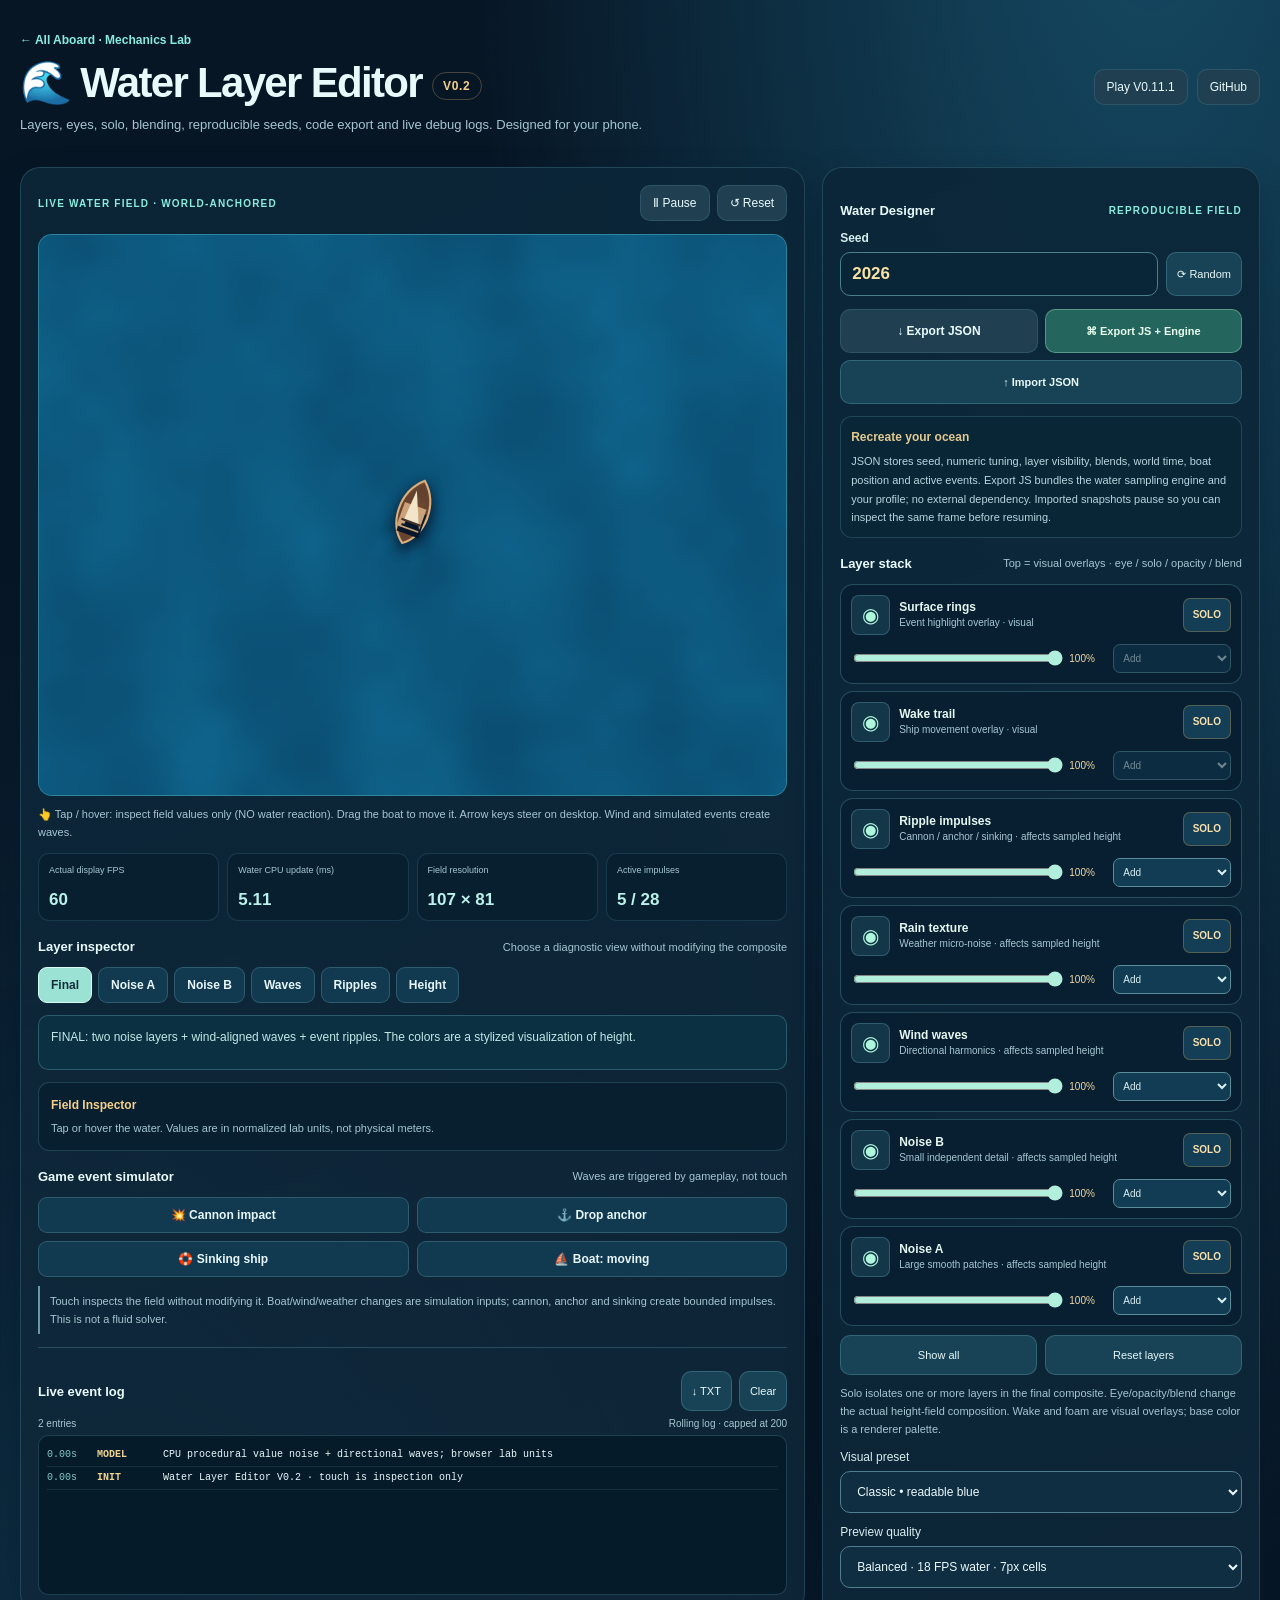
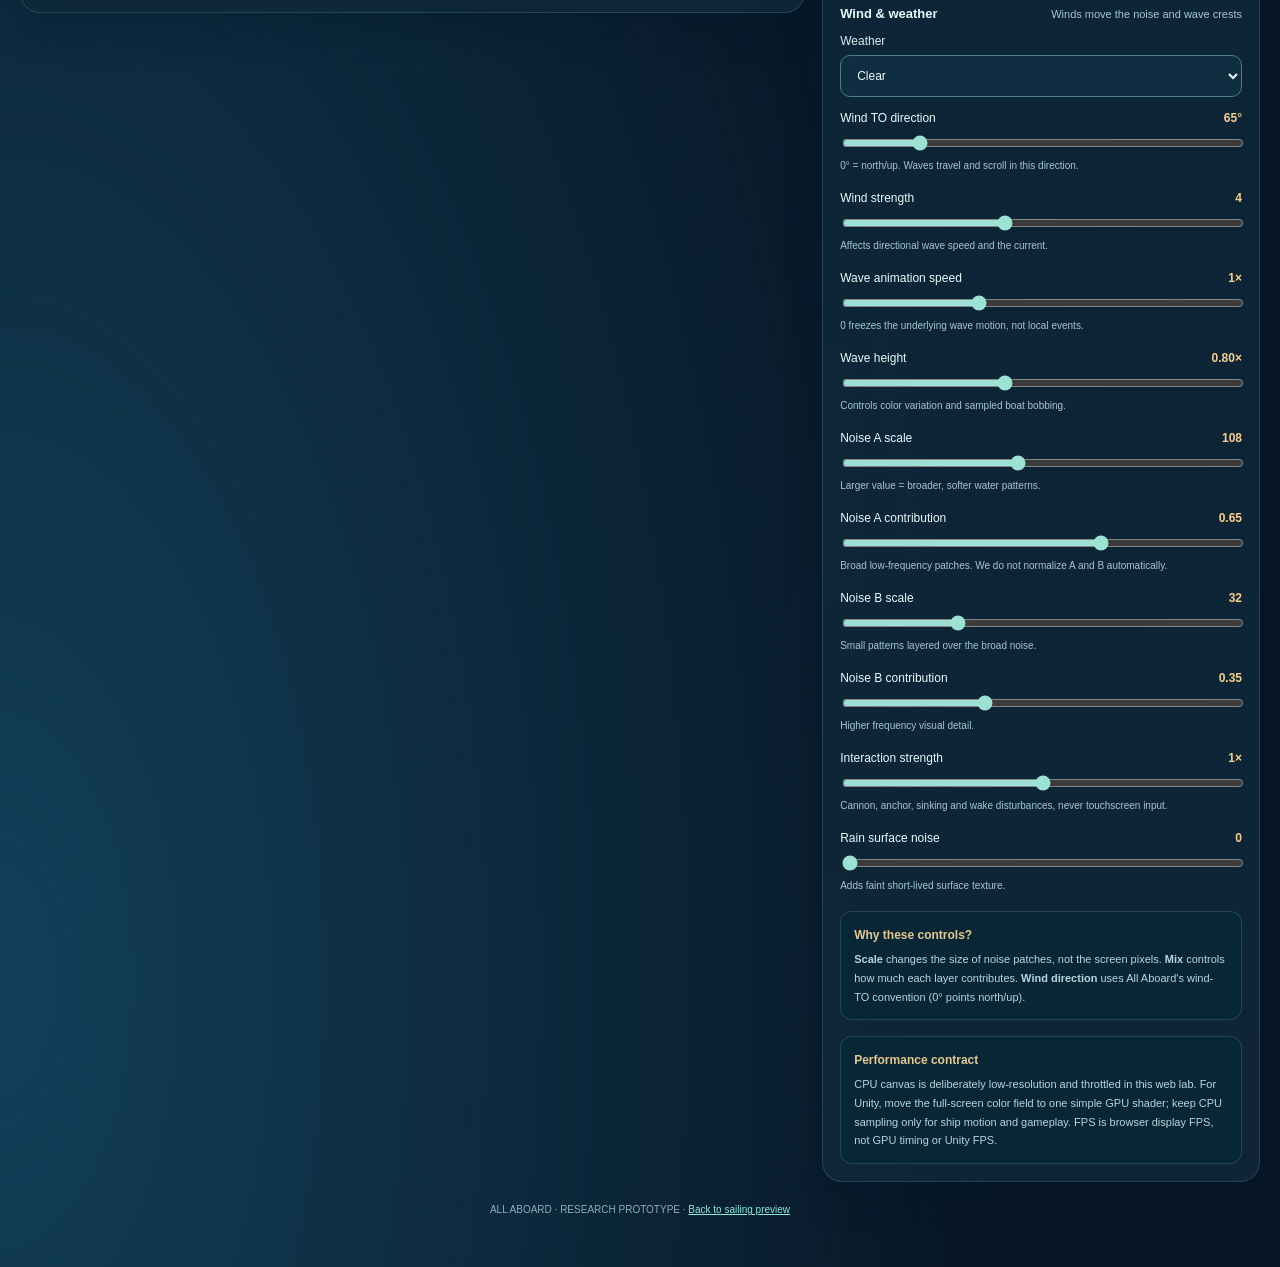
<file: water-lab/index.html>
<!doctype html>
<html lang="en">
<head>
<meta charset="utf-8">
<meta name="viewport" content="width=device-width,initial-scale=1,viewport-fit=cover">
<meta name="theme-color" content="#081b30">
<title>All Aboard · Water Layer Editor V0.2</title>
<link rel="stylesheet" href="./water-lab.css">
</head>
<body>
<div class="shell">
<header class="top">
 <div><a class="breadcrumb" href="../preview/v0.11.1/">← All Aboard · Mechanics Lab</a>
 <h1>🌊 Water Layer Editor <span>V0.2</span></h1>
 <p>Layers, eyes, solo, blending, reproducible seeds, code export and live debug logs. Designed for your phone.</p></div>
 <div class="top-links"><a href="../preview/v0.11.1/">Play V0.11.1</a><a href="https://github.com/DorManDel/AllAboard" target="_blank" rel="noopener">GitHub</a></div>
</header>
<div class="layout">
<section class="viewer pane">
 <div class="viewer-top">
  <div class="kicker">LIVE WATER FIELD · WORLD-ANCHORED</div>
  <div class="viewer-actions"><button id="pause" type="button">Ⅱ Pause</button><button id="reset" type="button">↺ Reset</button></div>
 </div>
 <canvas id="waterCanvas" width="720" height="540" tabindex="0" aria-label="Top-down ocean. Touch inspects water values, never generates ripples. Drag the boat to move it."></canvas>
 <p class="hint">👆 Tap / hover: inspect field values only (NO water reaction). Drag the boat to move it. Arrow keys steer on desktop. Wind and simulated events create waves.</p>
 <div class="kpi-grid">
  <div class="kpi"><span>Actual display FPS</span><strong id="fps">—</strong></div>
  <div class="kpi"><span>Water CPU update (ms)</span><strong id="cpu">—</strong></div>
  <div class="kpi"><span>Field resolution</span><strong id="resolution">—</strong></div>
  <div class="kpi"><span>Active impulses</span><strong id="events">0 / 28</strong></div>
 </div>
 <div class="section-head"><strong>Layer inspector</strong><small>Choose a diagnostic view without modifying the composite</small></div>
 <div class="stage-tabs" role="group" aria-label="Water layer inspector">
  <button data-layer="beauty" class="selected">Final</button>
  <button data-layer="coarse">Noise A</button>
  <button data-layer="fine">Noise B</button>
  <button data-layer="wave">Waves</button>
  <button data-layer="ripple">Ripples</button>
  <button data-layer="height">Height</button>
 </div>
 <p id="layerInfo" class="info" role="status">FINAL: two noise layers + wind-aligned waves + event ripples. The colors are a stylized visualization of height.</p>
 <div class="sample-box">
  <strong>Field Inspector</strong>
  <p id="sample">Tap or hover the water. Values are in normalized lab units, not physical meters.</p>
 </div>
 <div class="section-head"><strong>Game event simulator</strong><small>Waves are triggered by gameplay, not touch</small></div>
 <div class="events-grid">
  <button data-event="cannon">💥 Cannon impact</button>
  <button data-event="anchor">⚓ Drop anchor</button>
  <button data-event="sink">🛟 Sinking ship</button>
  <button id="toggleBoat">⛵ Boat: moving</button>
 </div>
 <div class="reference">Touch inspects the field without modifying it. Boat/wind/weather changes are simulation inputs; cannon, anchor and sinking create bounded impulses. This is not a fluid solver.</div>
 <section class="logger" aria-label="Live water debug logs">
  <div class="section-head"><strong>Live event log</strong><div class="viewer-actions"><button id="logExport" type="button">↓ TXT</button><button id="logClear" type="button">Clear</button></div></div>
  <div class="log-status"><span id="logCount">0 entries</span><span>Rolling log · capped at 200</span></div>
  <div id="liveLog" class="log-list" role="log" aria-live="off" aria-label="Simulation events and performance"></div>
 </section>
</section>
<aside class="controls pane">
 <div class="section-head"><strong>Water Designer</strong><span class="kicker">REPRODUCIBLE FIELD</span></div>
 <div class="seed-field"><label for="waterSeed">Seed</label><div class="seed-row"><input id="waterSeed" type="number" min="-2147483648" max="2147483647" step="1" value="2026"><button id="randomSeed" type="button" title="Generate a new deterministic seed">⟳ Random</button></div></div>
 <div class="export-grid">
  <button id="export" type="button">↓ Export JSON</button>
  <button id="exportCode" type="button">⌘ Export JS + Engine</button>
  <button id="importConfigButton" type="button">↑ Import JSON</button>
  <input id="importConfig" type="file" accept=".json,application/json" hidden>
 </div>
 <div class="tips compact"><strong>Recreate your ocean</strong><p>JSON stores seed, numeric tuning, layer visibility, blends, world time, boat position and active events. Export JS bundles the water sampling engine and your profile; no external dependency. Imported snapshots pause so you can inspect the same frame before resuming.</p></div>
 <div class="section-head"><strong>Layer stack</strong><small>Top = visual overlays · eye / solo / opacity / blend</small></div>
 <div id="layerStack" class="layer-stack" aria-label="Editable water layers"></div>
 <div class="layer-toolbar"><button id="showAllLayers" type="button">Show all</button><button id="resetLayers" type="button">Reset layers</button></div>
 <p class="hint">Solo isolates one or more layers in the final composite. Eye/opacity/blend change the actual height-field composition. Wake and foam are visual overlays; base color is a renderer palette.</p>
 <label class="field">Visual preset<select id="preset">
   <option value="classic">Classic • readable blue</option>
   <option value="tropical">Tropical • turquoise</option>
   <option value="calm">Calm • soft movement</option>
   <option value="storm">Storm • dark & choppy</option>
 </select></label>
 <label class="field">Preview quality<select id="quality">
   <option value="eco">Eco · 12 FPS water · 10px cells</option>
   <option value="balanced" selected>Balanced · 18 FPS water · 7px cells</option>
   <option value="high">High · 24 FPS water · 5px cells</option>
 </select></label>
 <div class="section-head"><strong>Wind &amp; weather</strong><small>Winds move the noise and wave crests</small></div>
 <label class="field">Weather<select id="weather"><option value="clear">Clear</option><option value="rain">Rain</option><option value="squall">Squall</option></select></label>
 <div id="sliders"></div>
 <div class="tips"><strong>Why these controls?</strong><p><b>Scale</b> changes the size of noise patches, not the screen pixels. <b>Mix</b> controls how much each layer contributes. <b>Wind direction</b> uses All Aboard's wind-TO convention (0° points north/up).</p></div>
 <div class="tips"><strong>Performance contract</strong><p>CPU canvas is deliberately low-resolution and throttled in this web lab. For Unity, move the full-screen color field to one simple GPU shader; keep CPU sampling only for ship motion and gameplay. FPS is browser display FPS, not GPU timing or Unity FPS.</p></div>
</aside>
</div>
<footer>ALL ABOARD · RESEARCH PROTOTYPE · <a href="../preview/v0.11.1/">Back to sailing preview</a></footer>
</div>
<script src="./water-core.js"></script><script src="./water-lab.js"></script><script src="./water-editor.js"></script>
</body>
</html>
</file>
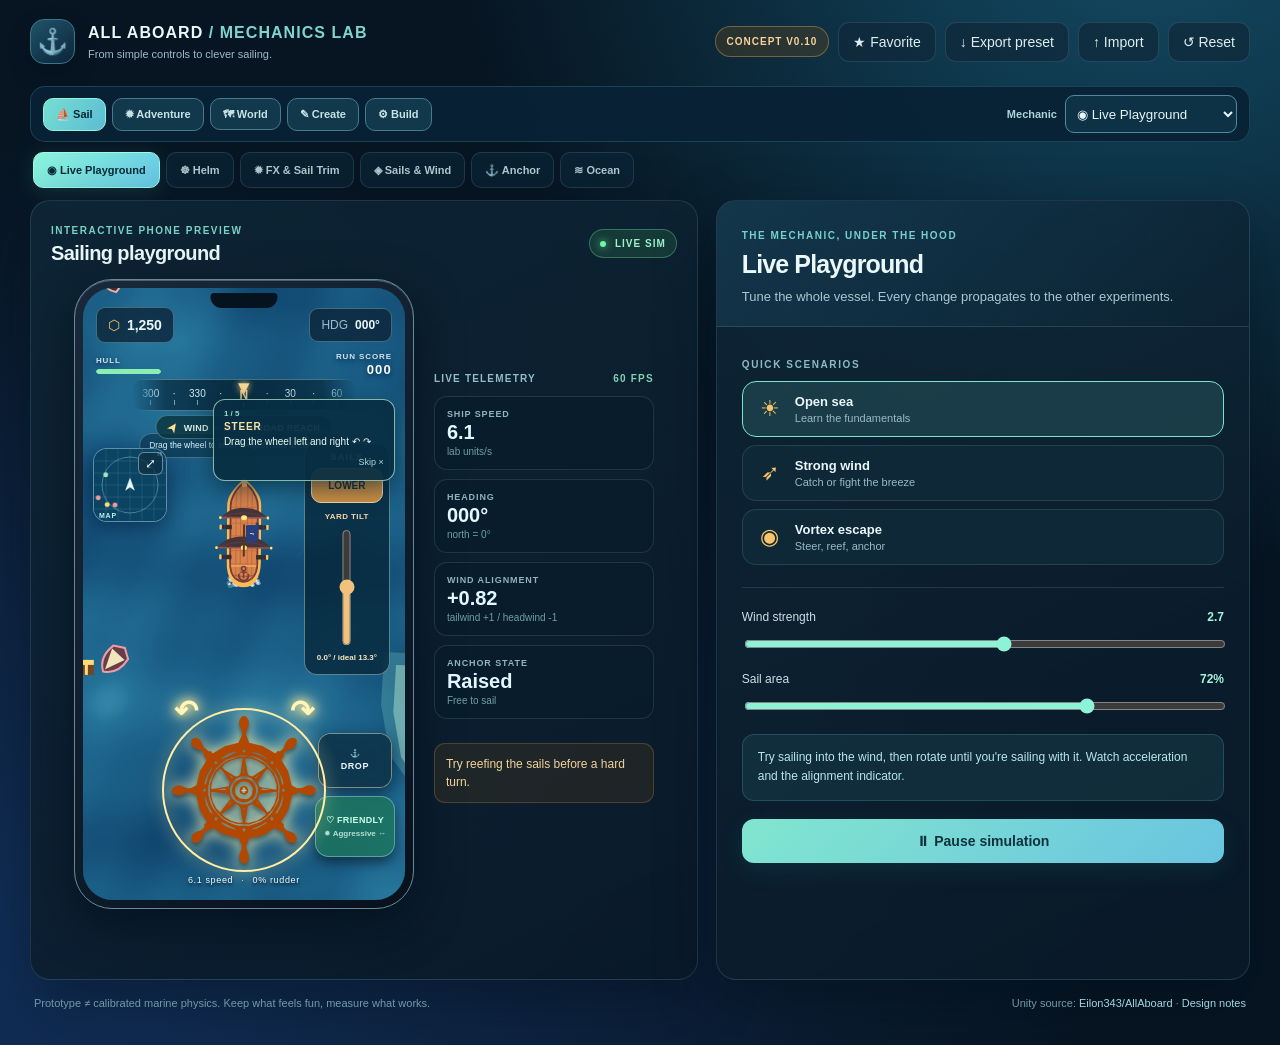
<file: preview/v0.10/index.html>
<!doctype html>
<html lang="en">
<head>
  <meta charset="utf-8">
  <meta name="viewport" content="width=device-width, initial-scale=1, viewport-fit=cover">
  <meta name="theme-color" content="#071725">
  <meta name="description" content="All Aboard Mechanics Lab: hands-on experiments for sailing, wheel steering, sails, anchors, ocean motion, damage and friendly encounters.">
  <title>All Aboard · Mechanics Lab</title>
  <link rel="stylesheet" href="./style.css">
</head>
<body>
  <div class="app-shell">
    <header class="topbar">
      <div class="brand"><span class="brand-mark">⚓</span><div><strong>ALL ABOARD <span class="brand-light">/ MECHANICS LAB</span></strong><small>From simple controls to clever sailing.</small></div></div>
      <div class="top-actions"><span class="build-tag">CONCEPT V0.10</span><button class="subtle-button" id="loadFavoritePreset" title="Restore saved favorite water/ship tuning">★ Favorite</button><button class="subtle-button" id="savePreset" title="Download current tuning as JSON">↓ Export preset</button><button class="subtle-button" id="importMechanicsPresetButton" title="Import a saved mechanics and flag preset">↑ Import</button><input type="file" id="importMechanicsPreset" accept=".json,application/json" hidden><button class="subtle-button" id="resetAll" title="Reset simulation and parameters">↺ Reset</button></div>
    </header>

    <nav class="nav-shell" aria-label="Mechanics navigation">
      <div class="nav-categories" id="navGroups" aria-label="Mechanics categories"></div>
      <label class="nav-pick-label" for="navMechanic">Mechanic <select id="navMechanic" aria-label="Jump to mechanic"></select></label>
    </nav>
    <div class="tabbar" role="tablist" aria-label="Mechanics">
      <button role="tab" aria-selected="true" class="tab active" data-tab="live">◉ Live Playground</button>
      <button role="tab" aria-selected="false" class="tab" data-tab="helm">☸ Helm</button>
      <button role="tab" aria-selected="false" class="tab" data-tab="layout">✥ UI Studio</button>
      <button role="tab" aria-selected="false" class="tab" data-tab="feel">✹ FX &amp; Sail Trim</button>
      <button role="tab" aria-selected="false" class="tab" data-tab="audio">♫ Music &amp; SFX</button>
      <button role="tab" aria-selected="false" class="tab" data-tab="unity">▣ Unity Checks</button>
      <button role="tab" aria-selected="false" class="tab" data-tab="sails">◈ Sails & Wind</button>
      <button role="tab" aria-selected="false" class="tab" data-tab="anchor">⚓ Anchor</button>
      <button role="tab" aria-selected="false" class="tab" data-tab="ocean">≋ Ocean</button><button role="tab" aria-selected="false" class="tab" data-tab="world">◎ World</button>
      <button role="tab" aria-selected="false" class="tab" data-tab="damage">✹ Damage</button>
      <button role="tab" aria-selected="false" class="tab" data-tab="encounter">♡ Encounters</button>
      <button role="tab" aria-selected="false" class="tab" data-tab="shipyard">✦ Pimp My Ship</button><button role="tab" aria-selected="false" class="tab" data-tab="ideas">✧ Ideas Board</button><button role="tab" aria-selected="false" class="tab" data-tab="review">✓ Mechanics Review</button>
      <button role="tab" aria-selected="false" class="tab" data-tab="loop">↻ Stage Loop</button>
      <button role="tab" aria-selected="false" class="tab" data-tab="planner">▦ Roadmap & Kanban</button>
    </div>

    <main class="workspace">
      <section class="stage" aria-label="Live portrait game preview">
        <div class="stage-heading"><div><span class="eyebrow">INTERACTIVE PHONE PREVIEW</span><h1 id="stageTitle">Sailing playground</h1></div><div class="live-chip"><span class="dot"></span> LIVE SIM</div></div>
        <div class="stage-body">
          <div class="phone">
            <div class="phone-screen" id="phoneScreen">
              <canvas id="seaCanvas" aria-label="Animated top-down sea showing the sailing ship"></canvas>
              <div class="quick-tutorial" id="quickTutorial" hidden aria-live="polite">
                <span class="quick-tutorial-progress" id="quickTutorialStep">1 / 5</span>
                <strong id="quickTutorialTitle">STEER</strong>
                <span id="quickTutorialDescription">Drag the wheel left or right</span>
                <button type="button" id="quickTutorialSkip" aria-label="Skip tutorial">Skip ×</button>
              </div>
              <button type="button" id="quickTutorialReplay" class="quick-tutorial-replay" title="Replay the 10-second tutorial">?</button>
              <img id="flagGifOverlay" class="flag-gif-live" alt="" hidden>
              <div class="notch"></div>
              <div class="hud">
                <div class="hud-top"><div class="coin-pill" id="coinHud"><span>⬡</span> <strong id="coinValue">1,250</strong></div><div class="heading-pill" id="headingPill"><span class="hud-muted">HDG</span> <strong id="headingValue">000°</strong></div></div>
                <div class="hud-bottom"><div id="healthHud"><small>HULL</small><div class="mini-bar"><i id="hpFill"></i></div></div><div class="hud-score" id="scoreHud"><small>RUN SCORE</small><strong id="scoreValue">000</strong></div></div>
              </div>
              <div class="heading-hud" id="headingHud" aria-label="Compass heading strip">
                 <div class="heading-tape" id="headingTape"><div class="heading-marks" id="headingMarks"></div><div class="heading-indicator">▾</div></div>
                 <div class="heading-wind"><span class="wind-direction-arrow" id="windArrow">➤</span> WIND → <strong id="windValue">2.7</strong><span class="heading-separator">·</span><span id="windRelation">TAILWIND</span></div>
               </div>
               <div class="minimap" id="miniMap" aria-label="Mini-map: ship, chest, enemy and vortex">
                <canvas id="miniMapCanvas"></canvas><button id="mapOpenMini" title="Expand world map" aria-label="Expand world map">⤢</button><span>MAP</span>
              </div>
              <div class="play-hint" id="playHint">Drag the wheel to steer · Adjust sails to catch wind</div>
              <div class="world-action" id="chestAction"><button id="collectChest">✦ Collect treasure</button></div><div class="world-action world-ship-action" id="worldShipAction"><button id="worldShipInteract" hidden>♡ Hail friendly ship</button></div>
              <div class="game-controls">
                <div class="helm-control" id="wheelControl" role="slider" tabindex="0" aria-label="Ship's wheel, turn left or right" aria-valuemin="-1080" aria-valuemax="1080" aria-valuenow="0">
                  <div id="helmWheel" class="wheel-art">
                    <img src="./assets/ship-wheel.svg" alt="" draggable="false">
                  </div>
                  <div class="wheel-crosshair">+</div>
                </div>
                <div class="sail-control" id="sailControl">
                  <div class="control-caption">SAILS</div>
                  <input id="sailSlider" type="range" min="0" max="100" step=".5" value="72" orient="vertical" aria-label="Sail area, vertical standing slider">
                  <div class="sail-percent" id="sailPercent">72%</div>
                  <button type="button" id="sailHeightToggle" class="sail-height-toggle" hidden aria-label="Raise or furl all sails">FULL</button>
                  <button type="button" class="sail-trim-toggle" id="sailTrimToggle" aria-expanded="false" aria-controls="sailTrimQuick" hidden>↪ AUTO</button>
                  <div class="sail-trim-popup" id="sailTrimQuick" hidden>
                    <div class="quick-title" id="sailQuickTitle">YARD TILT</div>
                    <label class="quick-auto" id="sailQuickAutoLabel" hidden><input type="checkbox" id="sailQuickAuto"> Automatic wind trim</label>
                    <input id="sailTrimQuickSlider" type="range" min="-45" max="45" step=".5" value="0" orient="vertical" aria-label="Sail yard tilt, standing vertical slider that holds its position">
                    <span id="sailQuickTrimValue">0°</span>
                  </div>
                </div>
                <div class="side-controls">
                  <div class="anchor-control" id="anchorControl">
                    <button class="game-btn anchor-btn" id="anchorButton" aria-pressed="false" title="Drop or raise anchor"><span class="anchor-glyph">⚓</span><span id="anchorLabel">DROP</span></button>
                    <button class="anchor-chain-toggle" type="button" id="anchorChainToggle" aria-expanded="false" aria-controls="anchorChainEditor" title="Set the anchor chain length">⛓ <strong id="anchorChainQuickValue">70</strong>u <span>⌄</span></button>
                    <div class="anchor-rope-hud" id="anchorRopeHud" hidden><span>CHAIN</span><strong id="anchorDistance">0 / 70</strong><div class="chain-meter"><i id="chainFill"></i></div><small id="anchorCondition">Slack</small></div>
                    <div class="anchor-chain-editor" id="anchorChainEditor" hidden>
                      <label for="anchorChainQuickSlider">Chain length <strong id="anchorChainEditValue">70</strong>u</label>
                      <input id="anchorChainQuickSlider" type="range" min="12" max="180" step="1" value="70" aria-label="Anchor chain maximum length">
                      <div class="chain-help">Short = tight turning circle · Long = more drift</div>
                      <button type="button" id="anchorChainClose">✓ Apply &amp; close</button>
                    </div>
                  </div>
                  <button class="game-btn mode-btn friendly" id="modeButton" title="Toggle Friendly and Aggressive"><span class="mode-main" id="modeLabel">♡ FRIENDLY</span><span class="mode-alternative" id="modeNextLabel">✹ Aggressive ↔</span></button>
                </div>
              </div>
              <div class="phone-bottomline"><span id="speedValue">0.0</span> speed <span class="separator">·</span> <span id="rudderValue">0%</span> rudder</div>
            </div>
          </div>
          <div class="telemetry"><div class="telemetry-title">LIVE TELEMETRY <span id="fpsValue">-- FPS</span></div>
            <div class="telemetry-grid">
              <div><small>SHIP SPEED</small><strong id="statSpeed">0.0</strong><span>lab units/s</span></div>
              <div><small>HEADING</small><strong id="statHeading">000°</strong><span>north = 0°</span></div>
              <div><small>WIND ALIGNMENT</small><strong id="statAlignment">--</strong><span>tailwind +1 / headwind -1</span></div>
              <div><small>ANCHOR STATE</small><strong id="statAnchor">Raised</strong><span id="statAnchorInfo">Free to sail</span></div>
            </div>
            <p id="systemTip" class="system-tip">Try reefing the sails before a hard turn.</p>
          </div>
        </div>
      </section>

      <aside class="inspector" aria-label="Mechanic tuning controls">
        <div class="inspector-header"><span class="eyebrow">THE MECHANIC, UNDER THE HOOD</span><h2 id="inspectorTitle">Live Playground</h2><p id="inspectorSubtitle">Tune the whole vessel. Every change propagates to the other experiments.</p></div>

        <section class="panel active" data-panel="live">
          <div class="mini-heading">QUICK SCENARIOS</div>
          <div class="scenario-list"><button class="scenario active" data-scenario="open"><span>☀</span><div><strong>Open sea</strong><small>Learn the fundamentals</small></div></button><button class="scenario" data-scenario="wind"><span>➶</span><div><strong>Strong wind</strong><small>Catch or fight the breeze</small></div></button><button class="scenario" data-scenario="vortex"><span>◉</span><div><strong>Vortex escape</strong><small>Steer, reef, anchor</small></div></button></div>
          <div class="rule"></div>
          <div class="setting"><div class="setting-head"><label for="quickWind">Wind strength</label><output data-value="windStrength">2.7</output></div><input id="quickWind" type="range" min="0" max="5" step=".1" data-setting="windStrength" value="2.7"></div>
          <div class="setting"><div class="setting-head"><label for="quickSails">Sail area</label><output data-value="sail">72%</output></div><input id="quickSails" type="range" min="0" max="100" step="1" data-setting="sail" value="72"></div>
          <div class="callout">Try sailing into the wind, then rotate until you're sailing with it. Watch acceleration and the alignment indicator.</div>
          <button class="wide-button" id="pauseButton">⏸ Pause simulation</button>
        </section>


        <section class="panel" data-panel="layout">
          <div class="explain"><strong>Touch-edit the real game HUD</strong>
            <p>Drag the HUD by touch, enter precise X/Y values, independently scale its width/height, rotate it, set opacity and adjust layer priority. Switch editing off to test the real controls.</p>
          </div>
          <div class="setting"><label for="layoutTheme">Game button visual theme (prototype)</label>
            <select id="layoutTheme" class="layout-select">
              <option value="classic">Warm wood · nautical</option>
              <option value="glass">Sea glass · lightweight</option>
              <option value="compact">Compact · minimal</option>
            </select>
          </div>
          <button id="layoutEditToggle" class="wide-button" aria-pressed="false">✥ Enable touch editing</button>
          <button id="layoutApplyDor" class="outline-button">★ Apply Dor's uploaded V0.7 layout</button>
          <div class="layout-icon-preview"><img id="layoutIconPreview" alt="Selected HUD component icon" src="./assets/ship-wheel.svg"><div><strong id="layoutIconName">Helm wheel</strong><small>Matching game artwork. Selected component glows in the phone preview.</small></div></div>
          <div class="layout-appearance">
            <div class="mini-heading">APPEARANCE · GAME HUD</div>
            <p class="tipline">Disabling a border or background keeps its color and values for re-enabling. Reset appearance never resets position.</p>
            <label class="fx-toggle"><input type="checkbox" id="layoutBorderEnabled" checked> Enable border (unchecked = none)</label>
            <label class="fx-toggle"><input type="checkbox" id="layoutBackgroundEnabled" checked> Enable background (unchecked = transparent)</label>
            <label class="fx-toggle"><input type="checkbox" id="layoutVisible" checked> Show selected component (hide/remove from HUD)</label>
            <div class="setting"><div class="setting-head"><label for="layoutBorderWidth">Border thickness</label><output id="layoutBorderValue">0 px</output></div>
              <input type="range" id="layoutBorderWidth" min="0" max="12" step=".25" value="0"></div>
            <div class="setting"><div class="setting-head"><label for="layoutBorderRadius">Border corner radius</label><output id="layoutRadiusValue">Original</output></div>
              <input type="range" id="layoutBorderRadius" min="0" max="32" step="1" value="12"></div>
            <div class="layout-colors"><label>Border <input type="color" id="layoutBorderColor" value="#8be8d6"></label>
              <label>Background <input type="color" id="layoutBackgroundColor" value="#103b51"></label></div>
            <label class="fx-toggle"><input type="checkbox" id="layoutUseBackground"> Edit background (override original style)</label>
            <div class="setting"><label for="layoutBackgroundStyle">Background style</label><select id="layoutBackgroundStyle" class="layout-select"><option value="solid">Solid</option><option value="glass">Glass</option><option value="gradient">Gradient</option></select></div>
            <div class="setting"><div class="setting-head"><label for="layoutBackgroundOpacity">Background alpha</label><output id="layoutBackgroundOpacityValue">75%</output></div>
              <input id="layoutBackgroundOpacity" type="range" min="0" max="100" step="1" value="75"></div>
          </div>
          <div class="layout-preset-caption">Current preset: <strong id="layoutPresetName">Default</strong> · V0.8 supports legacy V0.7 JSON imports.</div>
          <div class="setting"><label for="layoutElement">Select UI component</label><select id="layoutElement" class="layout-select"></select></div>
          <div class="layout-controls">
            <div class="layout-fine-step"><span>Fine movement · 0.1%</span><div><button id="layoutXMinus">X −</button><button id="layoutXPlus">X +</button><button id="layoutYMinus">Y −</button><button id="layoutYPlus">Y +</button></div></div>
            
            <div class="setting layout-setting"><div class="setting-head"><label for="layoutXRange">X position · phone width</label><input id="layoutXValue" type="number" min="-48" max="48" step=".1" value="0" aria-label="X position · phone width numeric value"></div><input id="layoutXRange" type="range" min="-48" max="48" step=".1" value="0" aria-label="X position · phone width"></div>

            <div class="setting layout-setting"><div class="setting-head"><label for="layoutYRange">Y position · phone height</label><input id="layoutYValue" type="number" min="-48" max="48" step=".1" value="0" aria-label="Y position · phone height numeric value"></div><input id="layoutYRange" type="range" min="-48" max="48" step=".1" value="0" aria-label="Y position · phone height"></div>

            <div class="setting layout-setting"><div class="setting-head"><label for="layoutScaleRange">Uniform scale</label><input id="layoutScaleValue" type="number" min=".3" max="2.5" step=".01" value="1" aria-label="Uniform scale numeric value"></div><input id="layoutScaleRange" type="range" min=".3" max="2.5" step=".01" value="1" aria-label="Uniform scale"></div>

            <div class="setting layout-setting"><div class="setting-head"><label for="layoutScaleXRange">Horizontal scale X</label><input id="layoutScaleXValue" type="number" min=".3" max="2.5" step=".01" value="1" aria-label="Horizontal scale X numeric value"></div><input id="layoutScaleXRange" type="range" min=".3" max="2.5" step=".01" value="1" aria-label="Horizontal scale X"></div>

            <div class="setting layout-setting"><div class="setting-head"><label for="layoutScaleYRange">Vertical scale Y</label><input id="layoutScaleYValue" type="number" min=".3" max="2.5" step=".01" value="1" aria-label="Vertical scale Y numeric value"></div><input id="layoutScaleYRange" type="range" min=".3" max="2.5" step=".01" value="1" aria-label="Vertical scale Y"></div>

            <div class="setting layout-setting"><div class="setting-head"><label for="layoutRotationRange">Rotation / tilt</label><input id="layoutRotationValue" type="number" min="-180" max="180" step=".5" value="0" aria-label="Rotation / tilt numeric value"></div><input id="layoutRotationRange" type="range" min="-180" max="180" step=".5" value="0" aria-label="Rotation / tilt"></div>

            <div class="setting layout-setting"><div class="setting-head"><label for="layoutOpacityRange">Opacity / transparency</label><input id="layoutOpacityValue" type="number" min=".15" max="1" step=".01" value="1" aria-label="Opacity / transparency numeric value"></div><input id="layoutOpacityRange" type="range" min=".15" max="1" step=".01" value="1" aria-label="Opacity / transparency"></div>

            <div class="setting layout-setting"><div class="setting-head"><label for="layoutLayerRange">Layer order (front ↔ back)</label><input id="layoutLayerValue" type="number" min="1" max="30" step="1" value="5" aria-label="Layer order (front ↔ back) numeric value"></div><input id="layoutLayerRange" type="range" min="1" max="30" step="1" value="5" aria-label="Layer order (front ↔ back)"></div>
            <label class="fx-toggle"><input id="layoutRatioLock" type="checkbox" checked> Lock X/Y scale together</label>
            <div class="layout-fine-step"><span>Layer order within HUD groups</span><div><button id="layoutLayerBack">Send back −</button><button id="layoutLayerFront">Bring forward +</button></div></div>
          </div>
          <div class="layout-value-readout" id="layoutOutput">Helm wheel · X 0% · Y 0% · 1×1 · 0° · 100% opacity · layer 5</div>
          <div class="layout-validation" id="layoutValidation" role="status">Layout check: no known overlaps yet. Check on a physical phone too.</div>
          <div class="button-pair"><button id="layoutResetPosition" class="outline-button">↺ Reset position / scale</button><button id="layoutResetAppearance" class="outline-button">↺ Reset appearance only</button></div>
          <div class="button-pair"><button id="layoutResetItem" class="outline-button">↺ Reset selected (both)</button><button id="layoutResetAll" class="outline-button">↺ Reset all UI</button></div>
          <div class="button-pair"><button id="layoutExport" class="wide-button">↓ Export UI preset (.json)</button><label class="outline-button import-label" for="layoutImport">↑ Import preset</label><input id="layoutImport" type="file" accept="application/json,.json" hidden></div>
          <div class="world-alert" id="layoutStatus" role="status">Enable editing and drag a highlighted UI component by touch. The layout is saved locally on this device.</div>
          <div class="callout">Coordinates are relative to the phone preview; layer order applies within HUD stacking groups. Rotation, independent scaling and transparency are design-only transforms, not finished Unity RectTransforms or accessibility validation. Test all thumb targets and safe areas.</div>
        </section>

        <section class="panel" data-panel="feel">
          <div class="explain"><strong>One event, readable physical feedback</strong>
            <p>Cannon fire should trigger a short recoil, a water splash and a sound event. Waves drive the ship's visual roll/bob using real samples of OceanField. No gameplay-position teleports.</p>
          </div>
          <div class="mini-heading">CANNON &amp; CAMERA FEEL</div>
          <div class="setting"><div class="setting-head"><label for="recoilStrength">Cannon recoil</label><output data-value="recoilStrength">0.8</output><input class="feel-number" id="recoilStrengthNumber" type="number" min="0" max="3" step=".05" value="0.8" aria-label="Cannon recoil numeric tuning"></div><input id="recoilStrength" type="range" min="0" max="3" step=".05" value=".8" data-setting="recoilStrength"></div>
          <div class="setting"><div class="setting-head"><label for="cameraShake">Camera shake</label><output data-value="cameraShake">0.5</output><input class="feel-number" id="cameraShakeNumber" type="number" min="0" max="3" step=".05" value="0.5" aria-label="Camera shake numeric tuning"></div><input id="cameraShake" type="range" min="0" max="3" step=".05" value=".5" data-setting="cameraShake"></div>
          <div class="setting"><div class="setting-head"><label for="waveRoll">Wave-induced ship tilt</label><output data-value="waveRoll">1.0</output><input class="feel-number" id="waveRollNumber" type="number" min="0" max="3" step=".05" value="0.8" aria-label="Wave-induced ship tilt numeric tuning"></div><input id="waveRoll" type="range" min="0" max="3" step=".05" value="1" data-setting="waveRoll"></div>
          <div class="button-pair"><button class="wide-button" id="feelTestShot">✹ Fire test broadside</button><button class="outline-button" id="feelTestHit">✦ Test hull impact</button></div>
          <div class="mini-heading">SAIL CONTROL DESIGN</div>
          <div class="setting"><label for="sailControlStyle">Mobile sail control</label>
            <select id="sailControlStyle" class="layout-select">
              <option value="toggle-tilt">Default: Raise/Lower button + standing manual tilt slider</option>
              <option value="classic">Alternative: standing sail-area slider + automatic tilt</option>
            </select>
          </div>
          <div class="mini-heading">SAIL TRIM (OPTIONAL ONE-THUMB SKILL)</div>
          <div class="explain"><strong>One vertical slider, two control assignments</strong><p>Default: tap Raise/Lower, and drag the standing tilt slider up/down. It stays exactly where released. Alternative: standing sail-area slider with automatic tilt. Both share one vessel model; switching modes never resets angle or sail area. The default manual tilt is an intentionally optional advanced strategy.</p></div>
          <div class="setting"><div class="setting-head"><label for="sailTrim">Sail tilt / yard angle</label><output data-value="sailTrim">0°</output></div><input id="sailTrim" type="range" min="-45" max="45" step="1" value="0" data-setting="sailTrim"></div>
          <label class="fx-toggle"><input id="sailAutoTrim" type="checkbox" checked> Automatic sail trim (recommended)</label>
          <div class="physics-readout">IDEAL TILT <strong id="trimIdeal">0°</strong> · SAIL TRIM BONUS <strong id="trimBonus">100%</strong></div>
          <div class="mini-heading">WIND &amp; OCEAN VISUALS</div>
          <div class="setting"><div class="setting-head"><label for="windFX">Wind streak intensity</label><output data-value="windFX">0.6</output><input class="feel-number" id="windFXNumber" type="number" min="0" max="3" step=".05" value="0.6" aria-label="Wind streak intensity numeric tuning"></div><input id="windFX" type="range" min="0" max="3" step=".05" value=".6" data-setting="windFX"></div>
          <label class="fx-toggle"><input id="reduceMotion"> Reduce motion / visual shake</label>
          <div class="physics-readout" id="feelReadout">Sail trim, ship pitch and sound events stay decoupled from world physics.</div>
          <div class="callout">Unity integration candidate: ShipPosePresenter for waves, BroadsideFeedback for recoil, SailTrimController for rigging, OceanEffectBus for water FX. Only real shots should trigger automatic feedback.</div>
        </section>
        <section class="panel" data-panel="audio">
          <div class="explain"><strong>Original pirate soundtrack &amp; event audio</strong>
            <p>Preview original generated-in-code musical sketches and short synthetic effects. Real soundtrack files can later be generated, edited and licensed separately. Browser audio begins only after you press Enable Audio.</p>
          </div>
          <button class="wide-button" id="audioEnable">♪ Enable sound (tap once)</button>
          <div class="setting"><div class="setting-head"><label for="audioVolume">Master volume</label><output id="audioVolumeValue">32%</output></div><input id="audioVolume" type="range" min="0" max="100" value="32"></div>
          <div class="setting"><div class="setting-head"><label for="musicVolume">Music level</label><output id="musicVolumeValue">27%</output></div><input id="musicVolume" type="range" min="0" max="100" value="27"></div>
          <div class="mini-heading">MUSIC MOOD TESTS</div>
          <div class="audio-mood-list" id="audioMoods"></div>
          <div class="button-pair"><button class="wide-button" id="audioPlayMusic">▶ Play current mood</button><button class="outline-button" id="audioStopMusic">■ Stop</button></div>
          <label class="fx-toggle"><input id="audioAdaptiveMood" type="checkbox" checked> Adaptive music: playful sailing → cinematic combat (selected direction)</label>
          <div class="mini-heading">PRODUCTION MUSIC PROMPT</div>
          <textarea id="audioGenerationPrompt" rows="5" class="audio-prompt" aria-label="Generated track production prompt" readonly></textarea>
          <button class="outline-button" id="audioCopyPrompt">⧉ Copy prompt for Stable Audio / Suno</button>
          <div class="mini-heading">SFX EVENT LIBRARY</div>
          <div class="audio-sfx-list" id="audioSfxList"></div>
          <div class="setting"><label class="fx-toggle"><input id="audioAutoEvents" type="checkbox"> Play live in-game sound events (after enabling audio)</label></div>
          <div class="world-alert" id="audioStatus">Audio is off until enabled. Game remains playable without sound.</div>
          <div class="mini-heading">AUDIO EVENT LOG</div>
          <div id="audioEventLog" class="audio-event-log" aria-live="polite">No events yet.</div>
          <div class="callout">Unity plan: one AudioDirector and AudioMixer. Mechanic scripts publish event IDs (shot, anchor, friendship, etc.). A mood controller crossfades between layers. Avoid shipping third-party material without confirming license records.</div>
        </section>
        <section class="panel" data-panel="unity">
          <div class="explain"><strong>Validate a mechanic before converting it into Unity</strong><p>This is a checklist plus an advisory static text scan—not a replacement for Unity Test Framework, actual prefabs, scene checks or Android builds.</p></div>
          <div class="mini-heading">PREFAB / SCENE TEXT SCANNER</div>
          <label for="unityAssetUpload" class="outline-button import-label">↑ Upload one .prefab, .unity or .asset (text YAML)</label>
          <input id="unityAssetUpload" type="file" accept=".prefab,.unity,.asset,.txt">
          <div class="world-alert" id="unityAuditStatus">No file selected. A text YAML scan can flag common issues; Unity Editor must verify GUIDs and actual links.</div>
          <div id="unityAuditResults" class="unity-audit-results"></div>
          <div class="mini-heading">UNITY VERIFICATION ROADMAP</div>
          <div class="unity-checklist" id="unityChecklist">
            <label><input type="checkbox"> EditMode: wind polar, chain bounds, damage rules</label>
            <label><input type="checkbox"> PlayMode: steering, auto cannons, anchor, scene flow</label>
            <label><input type="checkbox"> Prefab: required components, missing scripts, links</label>
            <label><input type="checkbox"> HUD: Safe Area, portrait anchors, minimum tap size</label>
            <label><input type="checkbox"> Build Profiles: scenes, Android IL2CPP + ARM64</label>
            <label><input type="checkbox"> Performance: Profiler 30/60 FPS + allocations on phone</label>
          </div>
          <div class="button-pair"><button id="unityExportChecklist" class="wide-button">↓ Export Unity QA checklist</button></div>
          <div class="mini-heading">TECHNICAL HANDOFF FROM THE KANBAN</div>
          <p class="tipline">Open Roadmap &amp; Kanban → select a mechanic → view the architecture, test contract and copyable Codex prompt below its full plan.</p>
        </section>
        <section class="panel" data-panel="helm">
          <div class="explain"><strong>1080° left / right</strong><p>Grab the wheel and rotate it up to three turns in either direction. Release it to spring back to center while the ship keeps its momentum.</p></div>
          <div class="setting"><div class="setting-head"><label for="steerSensitivity">Steering sensitivity</label><output data-value="steerSensitivity">1.00×</output></div><input id="steerSensitivity" type="range" min=".25" max="3" step=".05" data-setting="steerSensitivity" value="1"></div>
          <div class="setting"><div class="setting-head"><label for="wheelReturn">Wheel self-centering</label><output data-value="wheelReturn">2.8</output></div><input id="wheelReturn" type="range" min=".5" max="8" step=".1" data-setting="wheelReturn" value="2.8"></div>
          <div class="setting"><div class="setting-head"><label for="rudderResponse">Rudder response</label><output data-value="rudderResponse">6.0</output></div><input id="rudderResponse" type="range" min=".5" max="14" step=".1" data-setting="rudderResponse" value="6"></div><div class="setting"><div class="setting-head"><label for="yawResponse">Hull turn inertia</label><output data-value="yawResponse">5.0</output></div><input id="yawResponse" type="range" min="1" max="14" step=".5" data-setting="yawResponse" value="5"></div>
          <div class="setting"><div class="setting-head"><label for="windDrive">Wind propulsion / acceleration</label><output data-value="windDrive">1.00</output></div><input id="windDrive" type="range" min=".25" max="2.0" step=".05" data-setting="windDrive" value="1"></div>
          <div class="setting"><div class="setting-head"><label for="waterDrag">Forward hull resistance</label><output data-value="waterDrag">1.00</output></div><input id="waterDrag" type="range" min=".35" max="2.1" step=".05" data-setting="waterDrag" value="1"></div>
          <div class="physics-readout">NEW SAILING: <strong id="tailwindBoostInfo">Tailwind = maximum</strong> · <strong>Slower acceleration, speed-limited rudder</strong></div>
          <div class="setting"><div class="setting-head"><label for="lateralDrag">Keel / lateral resistance</label><output data-value="lateralDrag">5.5</output></div><input id="lateralDrag" type="range" min=".5" max="11" step=".5" data-setting="lateralDrag" value="5.5"></div>
          <div class="physics-readout">FORWARD <strong id="forwardSpeedValue">0.0</strong> · SIDE SLIP <strong id="sideSpeedValue">0.0</strong> · SAIL EFFICIENCY <strong id="sailEfficiencyValue">0%</strong></div>
          <div class="setting"><div class="setting-head"><label for="deadzone">Center dead zone</label><output data-value="deadzone">2%</output></div><input id="deadzone" type="range" min="0" max="20" step="1" data-setting="deadzone" value="2"></div>
          <div class="reading">WHEEL ROTATION <strong id="wheelReading">0°</strong><div class="reading-track"><i id="wheelReadingBar"></i></div>ACTUAL RUDDER <strong id="rudderReading">0%</strong></div>
          <p class="tipline">Keyboard: ← / → to steer, ↑ / ↓ for sails. Optional vibration feedback on compatible Android browsers.</p>
          <label class="switch-line"><input type="checkbox" id="hapticToggle" checked> Enable haptics where available</label>
        </section>

        <section class="panel" data-panel="sails">
          <div class="explain"><strong>Wind is directional</strong><p>The closer the ship heading is to the wind's travel direction, the stronger its downwind propulsion. Headwinds suppress sail thrust, while currents can still move the hull.</p></div>
          <div class="setting"><div class="setting-head"><label for="windStrength">Wind strength</label><output data-value="windStrength">2.7</output></div><input id="windStrength" type="range" min="0" max="5" step=".1" data-setting="windStrength"></div>
          <div class="setting"><div class="setting-head"><label for="windDirection">Wind TO direction</label><output data-value="windDirection">35°</output></div><input id="windDirection" type="range" min="0" max="359" step="1" data-setting="windDirection"></div>
          <div class="setting"><div class="setting-head"><label for="sailArea">Sail area</label><output data-value="sail">72%</output></div><input id="sailArea" type="range" min="0" max="100" step="1" data-setting="sail"></div>
          <div class="setting"><div class="setting-head"><label for="baseThrust">Base drift / auxiliary thrust</label><output data-value="baseThrust">0.1</output></div><input id="baseThrust" type="range" min="0" max="1" step=".05" data-setting="baseThrust"></div>
          <div class="wind-visual"><div class="wind-dial"><span class="dial-compass">N</span><div class="dial-ship">▲</div><div class="dial-wind" id="dialWind">➤</div></div><div><small>WIND ALIGNMENT</small><strong id="alignmentReading">--</strong><p id="alignmentDescription">Turn toward the wind arrow to catch a tailwind.</p></div></div>
          <div class="callout">Arcade sailing model: these are tunable game-feel forces, not a physically calibrated sailing simulation. Real sailboats can tack upwind.</div>
        </section>

        <section class="panel" data-panel="anchor">
          <div class="explain"><strong>A chain with a real maximum length</strong><p>Throw the anchor, watch it splash, then drift freely while the chain is slack. Once the chain is fully extended it holds you within a circle. Excessive force makes the anchor drag across the seabed.</p></div><div class="chain-explainer"><span>⚓ Seabed anchor</span><span>⛓ Adjustable chain</span><span>⛵ Ship</span></div><div class="rope-live">Chain distance: <strong id="anchorDistanceInspector">0 / 70</strong> · Tension: <strong id="anchorTension">0%</strong></div>
          <button id="anchorInspector" class="wide-button">⚓ Drop / raise anchor</button>
          <div class="setting"><div class="setting-head"><label for="anchorGrip">Anchor holding force</label><output data-value="anchorGrip">185</output></div><input id="anchorGrip" type="range" min="50" max="400" step="5" data-setting="anchorGrip"></div>
          <div class="setting"><div class="setting-head"><label for="anchorLine">Anchor chain length</label><output data-value="anchorLine">70</output></div><input id="anchorLine" type="range" min="12" max="180" step="1" data-setting="anchorLine"></div>
          <div class="setting"><div class="setting-head"><label for="ropeStiffness">Chain stiffness</label><output data-value="ropeStiffness">9.0</output></div><input id="ropeStiffness" type="range" min="3" max="20" step="1" data-setting="ropeStiffness"></div>
          <div class="setting"><div class="setting-head"><label for="ropeDamping">Chain damping</label><output data-value="ropeDamping">6.0</output></div><input id="ropeDamping" type="range" min="1" max="18" step="1" data-setting="ropeDamping"></div>
          <div class="setting"><div class="setting-head"><label for="vortexStrength">Vortex pull</label><output data-value="vortexStrength">1.0</output></div><input id="vortexStrength" type="range" min="0" max="3" step=".1" data-setting="vortexStrength"></div>
          <div class="setting"><div class="setting-head"><label for="currentStrength">Current drift</label><output data-value="currentStrength">.3</output></div><input id="currentStrength" type="range" min="0" max="3" step=".1" data-setting="currentStrength"></div>
          <div class="button-pair"><button class="outline-button" id="spawnVortex">◉ Move vortex nearby</button><button class="outline-button" id="clearVortex">✕ Clear vortex</button></div>
          <div class="callout">Simplified assumption: this prototype always permits anchoring at the current position. Seabed depth and anchor-setting time come later.</div>
        </section>

        <section class="panel" data-panel="ocean">
          <div class="explain"><strong>One shared OceanField</strong><p>Water layers scroll with the ship; the ship and anchor disturb the surface, and a vortex applies the same local flow force used by the vessel simulation. This is a lightweight stylized field, not a full fluid solver.</p></div>
          <div class="setting"><div class="setting-head"><label for="waveHeight">Wave height</label><output data-value="waveHeight">0.7</output></div><input id="waveHeight" type="range" min="0" max="2" step=".1" data-setting="waveHeight"></div>
          <div class="setting"><div class="setting-head"><label for="waveDetail">Wave density</label><output data-value="waveDetail">22</output></div><input id="waveDetail" type="range" min="6" max="44" step="1" data-setting="waveDetail"></div>
          <div class="setting"><div class="setting-head"><label for="wavePush">Wave → vessel force</label><output data-value="wavePush">0.7</output></div><input id="wavePush" type="range" min="0" max="2" step=".05" data-setting="wavePush"></div>
          <div class="setting"><div class="setting-head"><label for="wakeStrength">Ship wake</label><output data-value="wakeStrength">1.0</output></div><input id="wakeStrength" type="range" min="0" max="2" step=".1" data-setting="wakeStrength"></div>
          <div class="setting"><div class="setting-head"><label for="rippleStrength">Reactive water · event waves</label><output data-value="rippleStrength">0.8</output></div><input id="rippleStrength" type="range" min="0" max="2" step=".1" data-setting="rippleStrength"></div>
          <p class="tipline">0 = baseline wave field, 0.8 = subtle wake and anchor impulses, 2 = exaggerated response. Island interiors block waves and splashes; a full fluid solver is not simulated.</p>
          <div class="button-pair"><button class="outline-button" id="rippleButton">◎ Add ripple</button><button class="outline-button" id="stormButton">☁ Storm preset</button></div>
          <div class="mini-heading">WATER BASELINE · V0.5</div>
          <div class="button-pair"><button id="waterSnapshot" class="outline-button">↓ Snapshot water PNG</button><button id="waterJsonExport" class="outline-button">↓ Export water settings JSON</button></div><button id="waterBaseline" class="outline-button">↺ Restore V0.5 water tuning</button>
          <div class="metric-note" id="waterBaselineStatus">Visual baseline preserved: our original 2D procedural wave field. New land masking prevents foam/ripples from passing over island terrain.</div>
          <div class="metric-note">Canvas 2D · Procedural visual approximation · Frame-rate-independent motion. The water surface is not a full fluid simulation.</div>
        </section>


        <section class="panel" data-panel="world">
          <div class="explain"><strong>Endless, reproducible worlds</strong>
            <p>Generate a shareable world from a seed. Islands, friendly/hostile ships and treasures are stable per chunk. Only nearby chunks are loaded. A rare Kraken can emerge and even swallow nearby NPC ships.</p>
          </div>
          <div class="mini-heading">YOUR WORLD SEED</div>
          <div class="seed-row"><input id="worldSeed" type="text" maxlength="52" value="ALL-ABOARD" aria-label="Procedural world seed" spellcheck="false" placeholder="Type a world name">
            <button id="worldGenerate" class="wide-button">Generate</button></div>
          <div class="button-pair"><button id="worldRandom" class="outline-button">⚄ Random seed</button><button id="worldShare" class="outline-button">⧉ Copy seed link</button></div>
          <div class="world-counters">
            <div><small>CHUNKS CACHED</small><strong id="worldChunks">0</strong></div>
            <div><small>ISLANDS NEAR</small><strong id="worldIslands">0</strong></div>
            <div><small>OTHER SHIPS</small><strong id="worldShips">0</strong></div>
            <div><small>TREASURES</small><strong id="worldTreasures">0</strong></div>
          </div>
          <div class="setting"><div class="setting-head"><label for="worldIslandDensity">Island density</label><output id="worldIslandDensityValue">1.0×</output></div><input id="worldIslandDensity" type="range" min="0" max="2.5" step=".25" value="1"></div>
          <div class="setting"><div class="setting-head"><label for="worldShipDensity">Ship density</label><output id="worldShipDensityValue">1.0×</output></div><input id="worldShipDensity" type="range" min="0" max="2.5" step=".25" value="1"></div>
          <div class="setting"><div class="setting-head"><label for="worldTreasureDensity">Treasure density</label><output id="worldTreasureDensityValue">1.0×</output></div><input id="worldTreasureDensity" type="range" min="0" max="2.5" step=".25" value="1"></div>
          <label class="switch-line"><input id="worldKrakenEnabled" type="checkbox" checked> Rare secret Kraken events (about 1.8% of chunks)</label>
          <label class="switch-line"><input id="worldChunkGrid" type="checkbox"> Show chunk boundaries (debug)</label>
          <div class="button-pair"><button id="worldExplore" class="outline-button">➤ Explore next chunk</button><button id="worldSummonKraken" class="outline-button">🐙 Test Kraken</button></div>
          <div class="kraken-lab-status" id="krakenLabStatus">🐙 Kraken arm lab: summon nearby, wait for warning, then shoot the grabbing arm.</div>
          <button id="krakenShootArm" class="outline-button">✹ Test firing at grabbing tentacle</button>
          <div class="button-pair"><button id="mapOpenWorld" class="wide-button">⤢ Expand generated world map</button></div>
          <p class="tipline">Expanded map: drag to pan, zoom to explore, toggle POIs and hostile/friendly heatmap layers. Rendering never changes the live chunk cache.</p>
          <div class="world-alert" id="worldAlert" role="status">Sail to discover islands, trade ships and hidden treasure.</div>
          <div class="callout">Seed + generation version + coordinates reproduce placements; treasure pickup state belongs to this play session. The Kraken is deliberately uncommon. This is an arcade island generator, not real geography.</div>
        </section>
        <section class="panel" data-panel="damage">
          <div class="explain"><strong>Which damage system feels playful?</strong><p>Switch models without committing to one design. Tap cells using an attack pattern, then compare what happens at different enemy levels.</p></div>
          <div class="segmented" role="group" aria-label="Damage model"><button class="active" data-damage-model="grid">Grid HP</button><button data-damage-model="modules">Modules</button><button data-damage-model="core">Core target</button><button data-damage-model="chain">Chain combo</button></div>
          <div class="setting"><div class="setting-head"><label for="enemyLevel">Enemy level</label><output id="enemyLevelValue">Lv. 1</output></div><input id="enemyLevel" type="range" min="1" max="5" value="1"></div>
          <div class="attack-buttons" role="group" aria-label="Attack pattern"><button class="active" data-weapon="cannon">💣 Cannon</button><button data-weapon="broadside">💥 Broadside</button><button data-weapon="fire">🔥 Fire</button><button data-weapon="repair">🔧 Repair</button></div>
          <div class="damage-head"><strong id="damageObjective">Destroy all cells</strong><span id="damageHealth">75 / 75</span></div>
          <div class="damage-turn">TURN <strong id="damageTurn">0</strong> <span>· every repair spends a turn</span></div>
          <div class="damage-modules">⛵ ENEMY SAILS <strong id="enemySailsStatus">100%</strong> · ✹ CANNONS <strong id="enemyCannonsStatus">100%</strong> · ☸ RUDDER <strong id="enemyRudderStatus">100%</strong></div>
          <div class="mini-heading">TEST SHIP COMPONENT FAILURE</div>
          <div class="module-test-controls"><button data-test-module="sails">⛵ Hit OUR sails</button><button data-test-module="cannons">✹ Hit OUR guns</button><button data-test-module="rudder">☸ Hit OUR rudder</button><button id="repairOwn" class="outline-button">🔧 Instant repair (debug)</button></div>
          <div class="repair-quick-lab" id="repairQuickLab">
            <div class="mini-heading">QUICK REPAIR · THREE RIVETS</div>
            <div class="setting"><label for="repairTarget">Part to fix</label>
              <select id="repairTarget" class="layout-select"><option value="sails">Sails</option><option value="cannons">Cannons</option><option value="rudder">Rudder</option></select></div>
            <div class="button-pair"><button id="repairBegin" class="wide-button">🔨 Start patching</button><button id="repairReset" class="outline-button">Reset puzzle</button></div>
            <div class="repair-rivets"><button data-repair-step="0">●</button><button data-repair-step="1">●</button><button data-repair-step="2">●</button></div>
            <div id="repairStatus" class="physics-readout">Tap the glowing rivets in order. A successful patch costs 20 coins; faster repairs restore a little more.</div>
          </div>
          <p class="tipline">These tests affect the main gameplay preview: sails lose propulsion, rudder loses authority, and damaged guns cannot fire.</p><div class="damage-progress"><i id="damageHealthFill"></i></div>
          <div class="damage-board" id="damageBoard" aria-label="Interactive damage cells"></div>
          <div class="damage-status" id="damageStatus" aria-live="polite">Tap a tile to test an attack pattern.</div>
          <div class="button-pair"><button id="fireTick" class="outline-button">↻ Advance turn</button><button id="damageReset" class="outline-button">↺ New enemy</button><button id="enemyRepair" class="outline-button">🔧 Enemy repairs (1 turn)</button></div>
        </section>

        <section class="panel" data-panel="encounter">
          <div class="explain"><strong>Two short interactions, two playstyles</strong><p>Aggressive play rewards positioning and disabling modules. Friendly play is a small choice puzzle: understand what the other ship needs, then offer the right resource.</p></div>
          <div class="segmented" role="group" aria-label="Encounter type"><button class="active" data-encounter="friendly">♡ Befriend</button><button data-encounter="aggressive">✹ Attack</button></div>
          <div class="encounter-card" id="encounterCard">
            <div class="encounter-ship">⛵</div><small>VESSEL IN RANGE</small><h3 id="encounterName">The Wandering Gull</h3><p id="encounterPrompt">Our crew has been sailing for days. We urgently need fresh provisions.</p>
            <div class="trust-meter"><span id="relationLabel">TRUST</span><div><i id="trustFill"></i></div><strong id="trustValue">30%</strong></div>
            <div class="choice-grid" id="encounterChoices"></div>
            <p id="encounterResult" class="encounter-result" aria-live="polite">Pick the right offer for this captain.</p>
          </div>
          <button class="outline-button full" id="nextEncounter">↻ Next encounter</button>
          <div class="callout">Prototype-friendly puzzle: information + tradeoffs, not a random success percentage. Later, alliances could affect trading routes, escorts, and rescue.</div>
        </section>

        <section class="panel" data-panel="shipyard">
          <div class="explain"><strong>Your actual ship, as separate pieces</strong><p>The preview uses the original SVG hull, two sails, four cannons and anchor from the Unity team repo. Toggle parts to inspect your ship, then experiment with hull types and sail colors.</p></div><div class="mini-heading">ORIGINAL SHIP PARTS</div><div class="ship-parts-gallery" id="shipPartsGallery"></div><p class="tipline">Click a part to show or hide it. This tests a modular ship renderer, not an in-game inventory.</p>
          <div class="mini-heading">HULL</div><div class="upgrade-row" data-upgrade="hull"><button data-part="hull" data-choice="classic" class="active">Classic <small>Balanced</small></button><button data-part="hull" data-choice="light">Swift <small>+ speed</small></button><button data-part="hull" data-choice="armored">Armored <small>+ hull</small></button></div>
          <div class="mini-heading">SAIL SHAPE / RIG</div>
          <div class="upgrade-row" data-upgrade="rig"><button data-rig="square" class="active">Square <small>Balanced</small></button><button data-rig="lateen">Lateen <small>Better to windward</small></button><button data-rig="storm">Storm <small>Control in wind</small></button></div>
          <div class="mini-heading">SAILS</div><div class="upgrade-row" data-upgrade="sails"><button data-part="sails" data-choice="cream" class="active">Ivory <small>Classic</small></button><button data-part="sails" data-choice="scarlet">Crimson <small>Cosmetic</small></button><button data-part="sails" data-choice="azure">Azure <small>Cosmetic</small></button></div>
          <div class="mini-heading">FLAG WORKSHOP — MAST ATTACHMENT</div>
          <div class="flag-editor flag-workshop">
            <div class="flag-mast-select">
              <button class="active" data-flag-mast="front" aria-pressed="false">⚑ Front mast</button>
              <button class="active" data-flag-mast="rear" aria-pressed="true">⚑ Rear mast</button>
            </div>
            <div class="flag-workshop-preview">
              <div><small>PAINT (48 × 32 PIXELS)</small><canvas id="flagPaintCanvas" width="48" height="32" aria-label="Touch to paint your flag"></canvas></div>
              <div><small>PREVIEW</small><div class="flag-preview-stack"><canvas id="flagPreviewCanvas" width="96" height="64"></canvas><img id="flagPreviewGif" alt="Animated GIF preview" hidden></div><small id="flagMastStatus">Rear mast</small></div>
            </div>
            <div class="flag-tools">
              <label for="flagBrushColor">Brush <input id="flagBrushColor" type="color" value="#f5d68b"></label>
              <label for="flagBrushSize">Size <input id="flagBrushSize" type="range" min="1" max="8" step="1" value="1"></label>
              <button id="flagEraser" class="outline-button" aria-pressed="false">⌫ Eraser</button>
              <button id="flagUndo" class="outline-button">↶ Undo</button>
              <button id="flagFill" class="outline-button">▣ Fill</button>
              <button id="flagUsePaint" class="outline-button">✎ Use painting</button>
            </div>
            <div class="mini-heading">OTHER FLAG OPTIONS</div>
            <div class="flag-form">
              <label for="flagCaption">Monogram <input id="flagCaption" type="text" maxlength="3" placeholder="AA" value="AA"></label>
              <label for="flagColor">Background <input id="flagColor" type="color" value="#263f80"></label>
            </div>
            <div class="button-pair"><button id="flagUseMonogram" class="outline-button">Use monogram</button><button id="flagClear" class="outline-button">Reset flag</button></div>
            <label class="upload-row" for="flagUpload">Upload photo / animated GIF (max 3 MB)</label>
            <input id="flagUpload" type="file" accept="image/png,image/jpeg,image/webp,image/gif">
            <div class="button-pair"><button id="flagExportPng" class="outline-button">↓ Export PNG</button><div class="flag-mode-note">Using: <strong id="flagCurrentMode">Pixel painting</strong></div></div>
            <div id="flagWorkshopStatus" class="flag-workshop-status" role="status">Your flag will follow the chosen mast as the ship turns. Use paint, initials, or upload.</div>
            <p class="tipline">Photos are resized for the flag. GIFs animate in the browser as a DOM image attached to the mast; Unity would require a separate animation import. No uploads to a server.</p>
          </div>
          <div class="mini-heading">CANNONS</div><div class="upgrade-row" data-upgrade="cannons"><button data-part="cannons" data-choice="balanced" class="active">Standard <small>Balanced</small></button><button data-part="cannons" data-choice="rapid">Rapid <small>Fast reload</small></button><button data-part="cannons" data-choice="heavy">Heavy <small>+ impact</small></button></div>
          <div class="ship-stats"><div><span>SPEED</span><strong id="upgradeSpeed">★★★☆☆</strong></div><div><span>HULL</span><strong id="upgradeHull">★★★☆☆</strong></div><div><span>FIREPOWER</span><strong id="upgradePower">★★★☆☆</strong></div></div>
          <button id="resetUpgrades" class="outline-button full">↺ Reset customization</button>
        </section>
        <section class="panel" data-panel="ideas">
          <div class="explain"><strong>Mechanics worth testing with Eilon</strong><p>Not features we have committed to: these are tiny prototypes/hypotheses for deeper play without adding more buttons. Shortlist the ideas you like, then export a team-review note.</p></div>
          <div class="idea-list" id="ideasList"></div>
          <div class="idea-summary"><strong id="ideaCount">0 shortlisted</strong><button class="wide-button" id="exportIdeas">↓ Export ideas for Eilon</button></div>
        </section>

        <section class="panel" data-panel="review">
          <div class="explain"><strong>Choose what really belongs in the Unity game</strong>
            <p>Mark each mechanic as Keep, Refine, Test, Later, or Reject. Add notes from phone playtests with Eilon, then export a C# implementation brief. Everything starts unapproved; the website doesn't decide for you.</p>
          </div>
          <div class="review-summary">
            <div><small>KEEP</small><strong id="reviewKeep">0</strong></div>
            <div><small>REFINE</small><strong id="reviewRefine">0</strong></div>
            <div><small>TEST</small><strong id="reviewTest">0</strong></div>
            <div><small>LATER</small><strong id="reviewLater">0</strong></div>
            <div><small>REJECT</small><strong id="reviewReject">0</strong></div>
          </div>
          <div class="review-hint" id="reviewUnityWarning">Select the mechanics you want to take to Unity.</div>
          <div id="mechanicsReviewList" class="review-list"></div>
          <div class="button-pair"><button id="reviewExport" class="wide-button">↓ Export Unity brief</button><button id="reviewReset" class="outline-button">↺ Reset decisions</button></div>
          <div class="callout">The exported brief describes approved behavior, C# candidates, and test criteria. Browser JavaScript is not copied directly to Unity, and deferred Fleet / Rescue / Intercept remain later-phase mechanics.</div>
        </section>

        <section class="panel" data-panel="loop">
          <div class="explain"><strong>Eilon's fused loop: stages + optional endless risk</strong>
            <p>Complete a stage objective, then decide whether to <b>cash out</b> or <b>stay at sea</b> for harder waves and improved rewards. The guaranteed stage reward stays safe; only optional unbanked rewards are at risk.</p>
          </div>
          <div class="loop-rule">OBJECTIVE <span>→</span> CHOICE <span>→</span> LEAVE / STAY <span>→</span> SAVE / RISK</div>
          <div class="loop-head">
            <div><small>STAGE</small><strong id="loopStage">1</strong></div>
            <div class="loop-phase"><small>STATUS</small><strong id="loopPhase">OBJECTIVE</strong></div>
            <div><small>RISK WAVE</small><strong id="loopWave">0</strong></div>
          </div>
          <div class="loop-objective">
            <span class="mini-heading">CURRENT OBJECTIVE</span>
            <h3 id="loopObjective">Reach the trade passage</h3>
            <p id="loopObjectiveHint">Navigate around the reef</p>
            <div class="loop-reward">Guaranteed reward <strong>+<span id="loopGuaranteed">50</span> coins</strong></div>
          </div>
          <div class="loop-wallet">
            <div><small>BANKED / SAFE</small><strong id="loopBanked">0</strong><span>Coins protected</span></div>
            <div><small>UNBANKED / AT RISK</small><strong id="loopPending">0</strong><span>Lost on defeat</span></div>
          </div>
          <div class="loop-danger">
            <div class="setting-head"><span>Danger <strong id="loopRiskTier">Safe</strong></span><strong id="loopDifficulty">0.9</strong></div>
            <div class="loop-meter"><div id="loopDifficultyBar"></div></div>
            <div class="loop-potential"><span>Potential next bonus <b id="loopPotential">+29</b></span><span>Time in current wave <b id="loopAtSea">0s</b></span></div>
          </div>
          <div class="loop-actions">
            <button id="loopCompleteObjective" class="wide-button">✓ Complete objective (lab test)</button>
            <button id="loopLeave" class="wide-button">⌂ Leave & bank rewards</button>
            <button id="loopStay" class="outline-button">🔥 Stay · Higher stakes</button>
            <button id="loopAdvance10" class="outline-button">＋ Simulate 10s at sea</button>
            <button id="loopSurvive" class="wide-button">✓ Survive this risk wave</button>
            <button id="loopFail" class="outline-button">✕ Test losing the extra round</button>
            <button id="loopResume" class="wide-button">↻ Resume same stage</button>
            <button id="loopNextStage" class="outline-button">→ Start next stage</button>
            <button id="loopReset" class="outline-button">↺ Reset loop demo</button>
          </div>
          <div class="loop-event" id="loopLastEvent" role="status">Start the objective.</div>
          <div class="callout">This is an interactive rules prototype independent of the live ship. Buttons simulate encounter outcomes; no random win percentages or production reward balance are implied. Browser-local checkpoint data is stored for this demo.</div>
          <div class="mini-heading">10-SECOND FIRST-RUN TUTORIAL — STORYBOARD</div>
          <div class="tutorial-shell">
            <div class="tutorial-hint"><div id="tutorialHintIcon">☸</div><div><strong id="tutorialHintTitle">STEER</strong><p id="tutorialHintDescription">Drag the wheel to steer.</p></div></div>
            <div class="tutorial-time"><span id="tutorialTime">0.0 / 10s</span><div class="tutorial-progress"><div id="tutorialProgress"></div></div></div>
            <div class="tutorial-steps" id="tutorialSteps"></div>
            <div class="button-pair"><button id="tutorialReplay" class="wide-button">▶ Play 10s tutorial</button><button id="tutorialNext" class="outline-button">Step</button><button id="tutorialSkip" class="outline-button">Skip</button></div>
          </div>
          <p class="tipline">Our tutorial should eventually appear as light prompts over the live game, not as a separate mandatory ten-second cutscene.</p>
        </section>
        <section class="panel" data-panel="planner">
          <div class="explain"><strong>Our roadmap: from idea → test → Unity</strong>
            <p>Select a mechanic to read its <b>full plan</b>. Add only the chosen ideas to a local Kanban. This is a <b>planning board</b>, not an automatic Jira writer. We found the real All Aboard! Jira project: SCRUM.</p>
          </div>
          <div class="roadmap-phases">
            <div><strong>01 · CORE</strong><small>Sail, objective, Stay/Leave, checkpoint</small></div>
            <div><strong>02 · COMBAT</strong><small>Spatial damage, trajectories, auto-cannons</small></div>
            <div><strong>03 · REVIEW</strong><small>Android tests, Eilon + Dor approval, Unity</small></div>
            <div><strong>04 · EXPAND</strong><small>Reputation, followers, ammo, Kraken arms</small></div>
          </div>
          <div class="mini-heading">MECHANIC LIBRARY</div>
          <div class="planner-filters">
            <input id="plannerSearch" type="search" placeholder="Search mechanics..." aria-label="Search mechanics">
            <div class="button-pair"><select id="plannerPhase" aria-label="Filter by phase"><option value="all">All phases</option><option value="Core">Core</option><option value="After Core">After Core</option></select>
            <select id="plannerCategory" aria-label="Filter by category"><option value="all">All categories</option></select></div>
          </div>
          <div class="planner-count" id="plannerCatalogCount">14 plans</div>
          <div class="planner-catalog" id="plannerCatalog"></div>
          <div class="planner-detail" id="plannerDetail">
            <div class="planner-detail-header">
              <div><small id="plannerDetailCategory">Game Loop</small><h3 id="plannerDetailTitle">Stage + Endless Stay-or-Leave Loop</h3></div>
              <span id="plannerDetailPhase">Core</span>
            </div>
            <div class="planner-effort" id="plannerDetailEffort">Effort M · P0</div>
            <p id="plannerDetailSummary"></p>
            <div class="planner-detail-sub"><strong>Player's decision</strong><p id="plannerDetailDecision"></p></div>
            <div class="planner-detail-sub"><strong>Prototype to test</strong><p id="plannerDetailPrototype"></p></div>
            <div class="planner-detail-sub"><strong>Minimum viable behavior</strong><ul id="plannerDetailMvp"></ul></div>
            <div class="planner-detail-sub"><strong>Acceptance tests</strong><ul id="plannerDetailAcceptance"></ul></div>
            <div class="planner-detail-sub"><strong>Dependencies</strong><p id="plannerDetailDependencies"></p></div>
            <div class="planner-detail-sub"><strong>Proposed Unity classes</strong><p id="plannerDetailUnity"></p></div>
            <div class="planner-detail-sub"><strong>Architecture &amp; Implementation Review</strong>
              <p>Algorithm, dependencies, Unity entry points, acceptance tests and a ready-to-use prompt.</p>
              <pre id="plannerArchitectureText" class="planner-code-block"></pre>
              <button id="plannerCopyHandoff" class="outline-button">⧉ Copy Unity implementation brief</button>
            </div>
            <div class="button-pair"><button id="plannerAdd" class="wide-button">＋ Add to Kanban</button><button id="plannerCopyJira" class="outline-button">⧉ Copy Jira ticket</button></div>
          </div>
          <div class="mini-heading">LOCAL KANBAN — PLANNING ONLY</div>
          <div class="planner-count" id="plannerBoardCount">0 mechanics on board</div>
          <div id="plannerBoard" class="planner-board"></div>
          <div class="planner-board-tools">
            <button id="plannerExportMd" class="wide-button">↓ Export Jira-ready backlog (.md)</button>
            <div class="button-pair"><button id="plannerExportJson" class="outline-button">↓ Export board JSON</button><label for="plannerImportJson" class="outline-button import-label">↑ Import board JSON</label><input id="plannerImportJson" type="file" accept="application/json,.json" hidden></div>
            <button id="plannerReset" class="outline-button">↺ Clear local board</button>
          </div>
          <div class="world-alert" id="plannerStatus" role="status">Select mechanics above to add them to the board.</div>
          <div class="callout">Board cards and notes are saved on this browser/device. Export JSON to share with Eilon, or copy a Jira-ready issue for the SCRUM project. The public website does not store an Atlassian access token and cannot silently create Jira issues. No Unity changes are made here.</div>
        </section>
      </aside>
    </main>


    <section class="world-map-modal" id="mapModal" aria-label="Expanded procedural world map" role="dialog" aria-modal="true" hidden>
      <div class="world-map-window">
        <div class="world-map-header"><div><small>SEED WORLD EXPLORER</small><h2>All Aboard · World Map</h2><p>Seed <strong id="mapSeedLabel">ALL-ABOARD</strong> · Center <span id="mapMapCoords">0, 0</span></p></div><button id="mapClose" aria-label="Close map">✕</button></div>
        <div class="world-map-main">
          <div class="world-map-canvas-wrap"><canvas id="mapExplorerCanvas" aria-label="Pan and zoom map with islands, ships and treasure"></canvas></div>
          <div class="world-map-options">
            <div class="map-options-line"><label for="mapZoom">Zoom</label><input id="mapZoom" type="range" min=".18" max="1.6" step=".04" value=".42"><strong id="mapZoomValue">42%</strong></div>
            <div class="map-option-buttons"><button id="mapRecenter">⌖ Recenter on ship</button><label><input id="mapFollow" type="checkbox" checked> Follow ship</label></div>
            <div class="map-layer-list">
              <label><input id="mapShowIsland" type="checkbox" checked> 🏝 Islands</label>
              <label><input id="mapShowShip" type="checkbox" checked> ⛵ Ships</label>
              <label><input id="mapShowTreasure" type="checkbox" checked> ✦ Treasures</label>
              <label><input id="mapShowKraken" type="checkbox" checked> 🐙 Kraken</label>
              <label><input id="mapHeatEnemy" type="checkbox" checked> <span class="map-swatch hostile"></span> Hostile heat</label>
              <label><input id="mapHeatAlly" type="checkbox" checked> <span class="map-swatch friendly"></span> Friendly heat</label>
            </div>
            <div class="map-selection" id="mapSelection" role="status">Tap an object to inspect its world coordinates.</div>
            <div class="planner-count" id="mapFeatureCount">0 POIs shown</div>
            <div id="mapPoiList" class="map-poi-list"></div>
          </div>
        </div>
        <small class="map-disclaimer">Map generation is read-only. The same seed produces the same landmarks; heatmaps show approximate nearby ship density, not omniscient strategic information in the final game.</small>
      </div>
    </section>
    <footer class="footer"><span>Prototype ≠ calibrated marine physics. Keep what feels fun, measure what works.</span><span>Unity source: <a href="https://github.com/Eilon343/AllAboard" target="_blank" rel="noopener">Eilon343/AllAboard</a> · <a href="./DESIGN.md">Design notes</a></span></footer>
  </div>
  <script src="./ocean.js" defer></script>
  <script src="./vessel.js" defer></script>
  <script src="./game-feel.js" defer></script>
  <script src="./audio-lab.js" defer></script>
  <script src="./unity-readiness.js" defer></script>
  <script src="./world.js" defer></script>
  <script src="./kraken-grapple.js" defer></script>
  <script src="./flag-motion.js" defer></script>
  <script src="./flag-workshop.js" defer></script>
  <script src="./mechanics-review.js" defer></script>
  <script src="./app.js" defer></script>
  <script src="./ui-layout.js" defer></script>
  <script src="./nav-ui.js" defer></script>
  <script src="./quick-tutorial.js" defer></script>
  <script src="./repair-mini.js" defer></script>
  <script src="./map-explorer.js" defer></script>
  <script src="./mechanic-catalog.js" defer></script>
  <script src="./stage-loop.js" defer></script>
  <script src="./roadmap-board.js" defer></script>
  <script src="./v07-lab-ui.js" defer></script>
</body>
</html>
</file>
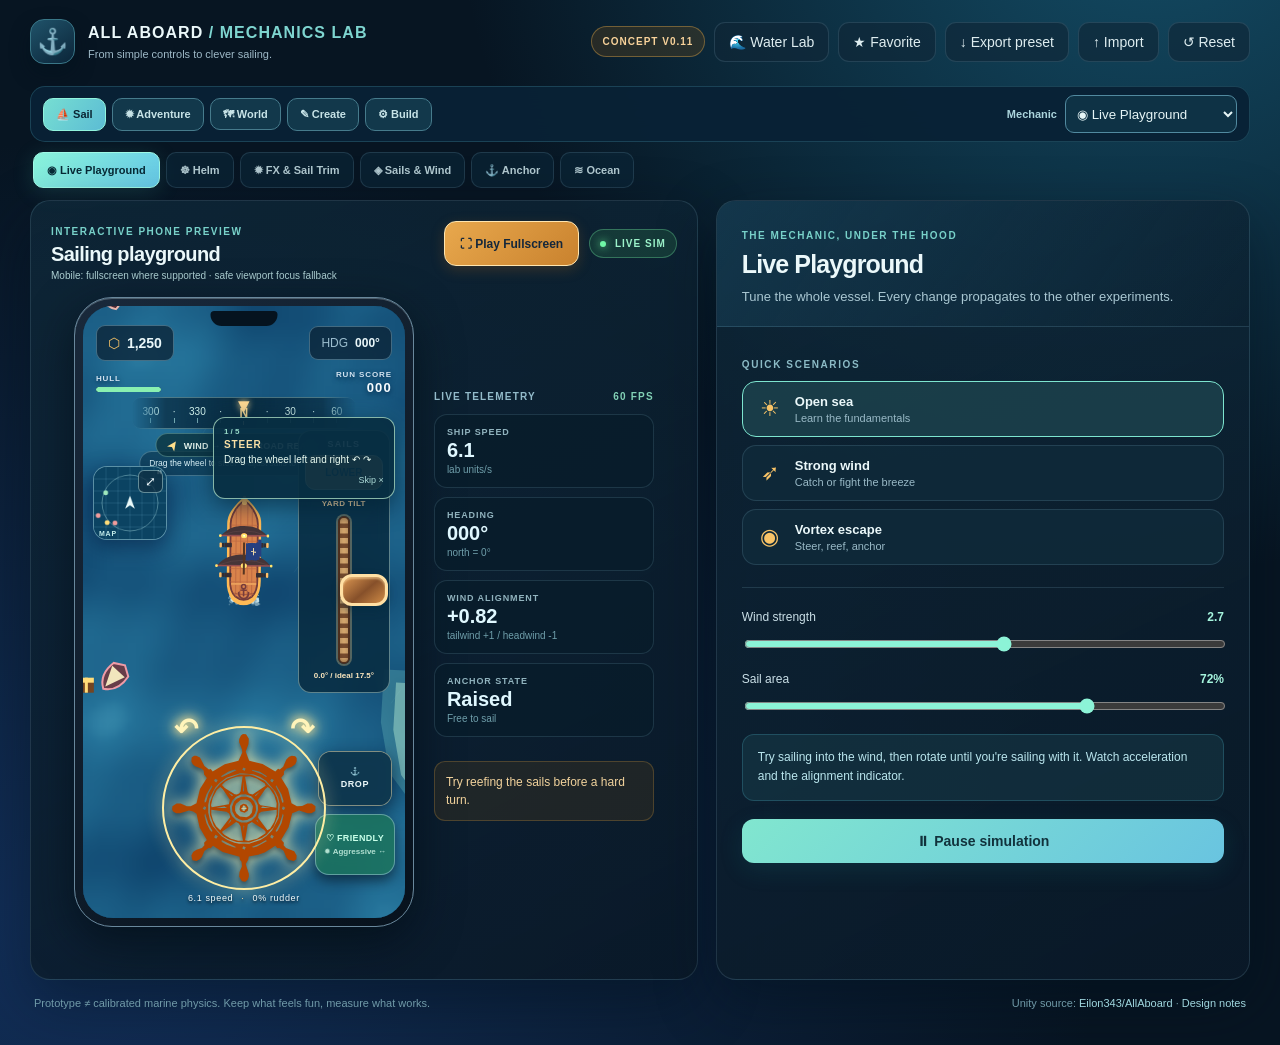
<file: preview/v0.11.1/index.html>
<!doctype html>
<html lang="en">
<head>
  <meta charset="utf-8">
  <meta name="viewport" content="width=device-width, initial-scale=1, viewport-fit=cover">
  <meta name="theme-color" content="#071725">
  <meta name="description" content="All Aboard Mechanics Lab: hands-on experiments for sailing, wheel steering, sails, anchors, ocean motion, damage and friendly encounters.">
  <title>All Aboard · Mechanics Lab</title>
  <link rel="stylesheet" href="./style.css">
</head>
<body>
  <div class="app-shell">
    <header class="topbar">
      <div class="brand"><span class="brand-mark">⚓</span><div><strong>ALL ABOARD <span class="brand-light">/ MECHANICS LAB</span></strong><small>From simple controls to clever sailing.</small></div></div>
      <div class="top-actions"><span class="build-tag">CONCEPT V0.11</span><a class="subtle-button" href="../../water-lab/" style="text-decoration:none;white-space:nowrap">🌊 Water Lab</a><button class="subtle-button" id="loadFavoritePreset" title="Restore saved favorite water/ship tuning">★ Favorite</button><button class="subtle-button" id="savePreset" title="Download current tuning as JSON">↓ Export preset</button><button class="subtle-button" id="importMechanicsPresetButton" title="Import a saved mechanics and flag preset">↑ Import</button><input type="file" id="importMechanicsPreset" accept=".json,application/json" hidden><button class="subtle-button" id="resetAll" title="Reset simulation and parameters">↺ Reset</button></div>
    </header>

    <nav class="nav-shell" aria-label="Mechanics navigation">
      <div class="nav-categories" id="navGroups" aria-label="Mechanics categories"></div>
      <label class="nav-pick-label" for="navMechanic">Mechanic <select id="navMechanic" aria-label="Jump to mechanic"></select></label>
    </nav>
    <div class="tabbar" role="tablist" aria-label="Mechanics">
      <button role="tab" aria-selected="true" class="tab active" data-tab="live">◉ Live Playground</button>
      <button role="tab" aria-selected="false" class="tab" data-tab="helm">☸ Helm</button>
      <button role="tab" aria-selected="false" class="tab" data-tab="layout">✥ UI Studio</button>
      <button role="tab" aria-selected="false" class="tab" data-tab="feel">✹ FX &amp; Sail Trim</button>
      <button role="tab" aria-selected="false" class="tab" data-tab="audio">♫ Music &amp; SFX</button>
      <button role="tab" aria-selected="false" class="tab" data-tab="unity">▣ Unity Checks</button>
      <button role="tab" aria-selected="false" class="tab" data-tab="sails">◈ Sails & Wind</button>
      <button role="tab" aria-selected="false" class="tab" data-tab="anchor">⚓ Anchor</button>
      <button role="tab" aria-selected="false" class="tab" data-tab="ocean">≋ Ocean</button><button role="tab" aria-selected="false" class="tab" data-tab="world">◎ World</button>
      <button role="tab" aria-selected="false" class="tab" data-tab="damage">✹ Damage</button>
      <button role="tab" aria-selected="false" class="tab" data-tab="encounter">♡ Encounters</button>
      <button role="tab" aria-selected="false" class="tab" data-tab="shipyard">✦ Pimp My Ship</button><button role="tab" aria-selected="false" class="tab" data-tab="ideas">✧ Ideas Board</button><button role="tab" aria-selected="false" class="tab" data-tab="review">✓ Mechanics Review</button>
      <button role="tab" aria-selected="false" class="tab" data-tab="loop">↻ Stage Loop</button>
      <button role="tab" aria-selected="false" class="tab" data-tab="planner">▦ Roadmap & Kanban</button>
    </div>

    <main class="workspace">
      <section class="stage" aria-label="Live portrait game preview">
        <div class="stage-heading"><div><span class="eyebrow">INTERACTIVE PHONE PREVIEW</span><h1 id="stageTitle">Sailing playground</h1></div>
          <div class="playtest-launch">
            <button class="playtest-fullscreen-button" id="playtestFullscreen" type="button" aria-pressed="false">⛶ Play Fullscreen</button>
            <div class="live-chip"><span class="dot"></span> LIVE SIM</div>
          </div></div>
        <p class="playtest-status" id="playtestStatus" role="status">Mobile: fullscreen where supported · safe viewport focus fallback</p>
        <div class="stage-body">
          <div class="phone">
            <div class="phone-screen" id="phoneScreen">
              <button type="button" class="playtest-exit" id="playtestExit" hidden aria-label="Exit game fullscreen">↙ Exit</button>
              <canvas id="seaCanvas" aria-label="Animated top-down sea showing the sailing ship"></canvas>
              <div class="quick-tutorial" id="quickTutorial" hidden aria-live="polite">
                <span class="quick-tutorial-progress" id="quickTutorialStep">1 / 5</span>
                <strong id="quickTutorialTitle">STEER</strong>
                <span id="quickTutorialDescription">Drag the wheel left or right</span>
                <button type="button" id="quickTutorialSkip" aria-label="Skip tutorial">Skip ×</button>
              </div>
              <button type="button" id="quickTutorialReplay" class="quick-tutorial-replay" title="Replay the 10-second tutorial">?</button>
              <img id="flagGifOverlay" class="flag-gif-live" alt="" hidden>
              <div class="notch"></div>
              <div class="hud">
                <div class="hud-top"><div class="coin-pill" id="coinHud"><span>⬡</span> <strong id="coinValue">1,250</strong></div><div class="heading-pill" id="headingPill"><span class="hud-muted">HDG</span> <strong id="headingValue">000°</strong></div></div>
                <div class="hud-bottom"><div id="healthHud"><small>HULL</small><div class="mini-bar"><i id="hpFill"></i></div></div><div class="hud-score" id="scoreHud"><small>RUN SCORE</small><strong id="scoreValue">000</strong></div></div>
              </div>
              <div class="heading-hud" id="headingHud" aria-label="Compass heading strip">
                 <div class="heading-tape" id="headingTape"><div class="heading-marks" id="headingMarks"></div><div class="heading-indicator">▾</div></div>
                 <div class="heading-wind"><span class="wind-direction-arrow" id="windArrow">➤</span> WIND → <strong id="windValue">2.7</strong><span class="heading-separator">·</span><span id="windRelation">TAILWIND</span></div>
               </div>
               <div class="minimap" id="miniMap" aria-label="Mini-map: ship, chest, enemy and vortex">
                <canvas id="miniMapCanvas"></canvas><button id="mapOpenMini" title="Expand world map" aria-label="Expand world map">⤢</button><span>MAP</span>
              </div>
              <div class="play-hint" id="playHint">Drag the wheel to steer · Adjust sails to catch wind</div>
              <div class="world-action" id="chestAction"><button id="collectChest">✦ Collect treasure</button></div><div class="world-action world-ship-action" id="worldShipAction"><button id="worldShipInteract" hidden>♡ Hail friendly ship</button></div>
              <div class="game-controls">
                <div class="helm-control" id="wheelControl" role="slider" tabindex="0" aria-label="Ship's wheel, turn left or right" aria-valuemin="-1080" aria-valuemax="1080" aria-valuenow="0">
                  <div id="helmWheel" class="wheel-art">
                    <img src="./assets/ship-wheel.svg" alt="" draggable="false">
                  </div>
                  <div class="wheel-crosshair">+</div>
                </div>
                <div class="sail-control" id="sailControl">
                  <div class="control-caption">SAILS</div>
                  <input id="sailSlider" type="range" min="0" max="100" step=".5" value="72" orient="vertical" aria-label="Sail area, vertical standing slider">
                  <div class="sail-percent" id="sailPercent">72%</div>
                  <button type="button" id="sailHeightToggle" class="sail-height-toggle" hidden aria-label="Raise or furl all sails">FULL</button>
                  <button type="button" class="sail-trim-toggle" id="sailTrimToggle" aria-expanded="false" aria-controls="sailTrimQuick" hidden>↪ AUTO</button>
                  <div class="sail-trim-popup" id="sailTrimQuick" hidden>
                    <div class="quick-title" id="sailQuickTitle">YARD TILT</div>
                    <label class="quick-auto" id="sailQuickAutoLabel" hidden><input type="checkbox" id="sailQuickAuto"> Automatic wind trim</label>
                    <input id="sailTrimQuickSlider" type="range" min="-90" max="90" step=".5" value="0" orient="vertical" aria-label="Sail yard tilt, standing vertical slider that holds its position">
                    <span id="sailQuickTrimValue">0°</span>
                  </div>
                </div>
                <div class="side-controls">
                  <div class="anchor-control" id="anchorControl">
                    <button class="game-btn anchor-btn" id="anchorButton" aria-pressed="false" title="Drop or raise anchor"><span class="anchor-glyph">⚓</span><span id="anchorLabel">DROP</span></button>
                    <button class="anchor-chain-toggle" type="button" id="anchorChainToggle" aria-expanded="false" aria-controls="anchorChainEditor" title="Set the anchor chain length">⛓ <strong id="anchorChainQuickValue">70</strong>u <span>⌄</span></button>
                    <div class="anchor-rope-hud" id="anchorRopeHud" hidden><span>CHAIN</span><strong id="anchorDistance">0 / 70</strong><div class="chain-meter"><i id="chainFill"></i></div><small id="anchorCondition">Slack</small></div>
                    <div class="anchor-chain-editor" id="anchorChainEditor" hidden>
                      <label for="anchorChainQuickSlider">Chain length <strong id="anchorChainEditValue">70</strong>u</label>
                      <input id="anchorChainQuickSlider" type="range" min="12" max="180" step="1" value="70" aria-label="Anchor chain maximum length">
                      <div class="chain-help">Short = tight turning circle · Long = more drift</div>
                      <button type="button" id="anchorChainClose">✓ Apply &amp; close</button>
                    </div>
                  </div>
                  <button class="game-btn mode-btn friendly" id="modeButton" title="Toggle Friendly and Aggressive"><span class="mode-main" id="modeLabel">♡ FRIENDLY</span><span class="mode-alternative" id="modeNextLabel">✹ Aggressive ↔</span></button>
                </div>
              </div>
              <div class="phone-bottomline"><span id="speedValue">0.0</span> speed <span class="separator">·</span> <span id="rudderValue">0%</span> rudder</div>
            </div>
          </div>
          <div class="telemetry"><div class="telemetry-title">LIVE TELEMETRY <span id="fpsValue">-- FPS</span></div>
            <div class="telemetry-grid">
              <div><small>SHIP SPEED</small><strong id="statSpeed">0.0</strong><span>lab units/s</span></div>
              <div><small>HEADING</small><strong id="statHeading">000°</strong><span>north = 0°</span></div>
              <div><small>WIND ALIGNMENT</small><strong id="statAlignment">--</strong><span>tailwind +1 / headwind -1</span></div>
              <div><small>ANCHOR STATE</small><strong id="statAnchor">Raised</strong><span id="statAnchorInfo">Free to sail</span></div>
            </div>
            <p id="systemTip" class="system-tip">Try reefing the sails before a hard turn.</p>
          </div>
        </div>
      </section>

      <aside class="inspector" aria-label="Mechanic tuning controls">
        <div class="inspector-header"><span class="eyebrow">THE MECHANIC, UNDER THE HOOD</span><h2 id="inspectorTitle">Live Playground</h2><p id="inspectorSubtitle">Tune the whole vessel. Every change propagates to the other experiments.</p></div>

        <section class="panel active" data-panel="live">
          <div class="mini-heading">QUICK SCENARIOS</div>
          <div class="scenario-list"><button class="scenario active" data-scenario="open"><span>☀</span><div><strong>Open sea</strong><small>Learn the fundamentals</small></div></button><button class="scenario" data-scenario="wind"><span>➶</span><div><strong>Strong wind</strong><small>Catch or fight the breeze</small></div></button><button class="scenario" data-scenario="vortex"><span>◉</span><div><strong>Vortex escape</strong><small>Steer, reef, anchor</small></div></button></div>
          <div class="rule"></div>
          <div class="setting"><div class="setting-head"><label for="quickWind">Wind strength</label><output data-value="windStrength">2.7</output></div><input id="quickWind" type="range" min="0" max="5" step=".1" data-setting="windStrength" value="2.7"></div>
          <div class="setting"><div class="setting-head"><label for="quickSails">Sail area</label><output data-value="sail">72%</output></div><input id="quickSails" type="range" min="0" max="100" step="1" data-setting="sail" value="72"></div>
          <div class="callout">Try sailing into the wind, then rotate until you're sailing with it. Watch acceleration and the alignment indicator.</div>
          <button class="wide-button" id="pauseButton">⏸ Pause simulation</button>
        </section>


        <section class="panel" data-panel="layout">
          <div class="explain"><strong>Touch-edit the real game HUD</strong>
            <p>Drag the HUD by touch, enter precise X/Y values, independently scale its width/height, rotate it, set opacity and adjust layer priority. Switch editing off to test the real controls.</p>
          </div>
          <div class="setting"><label for="layoutTheme">Game button visual theme (prototype)</label>
            <select id="layoutTheme" class="layout-select">
              <option value="classic">Warm wood · nautical</option>
              <option value="glass">Sea glass · lightweight</option>
              <option value="compact">Compact · minimal</option>
            </select>
          </div>
          <button id="layoutEditToggle" class="wide-button" aria-pressed="false">✥ Enable touch editing</button>
          <button id="layoutApplyDor" class="outline-button">★ Apply Dor's uploaded V0.7 layout</button>
          <div class="layout-icon-preview"><img id="layoutIconPreview" alt="Selected HUD component icon" src="./assets/ship-wheel.svg"><div><strong id="layoutIconName">Helm wheel</strong><small>Matching game artwork. Selected component glows in the phone preview.</small></div></div>
          <div class="layout-appearance">
            <div class="mini-heading">APPEARANCE · GAME HUD</div>
            <p class="tipline">Disabling a border or background keeps its color and values for re-enabling. Reset appearance never resets position.</p>
            <label class="fx-toggle"><input type="checkbox" id="layoutBorderEnabled" checked> Enable border (unchecked = none)</label>
            <label class="fx-toggle"><input type="checkbox" id="layoutBackgroundEnabled" checked> Enable background (unchecked = transparent)</label>
            <label class="fx-toggle"><input type="checkbox" id="layoutVisible" checked> Show selected component (hide/remove from HUD)</label>
            <div class="setting"><div class="setting-head"><label for="layoutBorderWidth">Border thickness</label><output id="layoutBorderValue">0 px</output></div>
              <input type="range" id="layoutBorderWidth" min="0" max="12" step=".25" value="0"></div>
            <div class="setting"><div class="setting-head"><label for="layoutBorderRadius">Border corner radius</label><output id="layoutRadiusValue">Original</output></div>
              <input type="range" id="layoutBorderRadius" min="0" max="32" step="1" value="12"></div>
            <div class="layout-colors"><label>Border <input type="color" id="layoutBorderColor" value="#8be8d6"></label>
              <label>Background <input type="color" id="layoutBackgroundColor" value="#103b51"></label></div>
            <label class="fx-toggle"><input type="checkbox" id="layoutUseBackground"> Edit background (override original style)</label>
            <div class="setting"><label for="layoutBackgroundStyle">Background style</label><select id="layoutBackgroundStyle" class="layout-select"><option value="solid">Solid</option><option value="glass">Glass</option><option value="gradient">Gradient</option></select></div>
            <div class="setting"><div class="setting-head"><label for="layoutBackgroundOpacity">Background alpha</label><output id="layoutBackgroundOpacityValue">75%</output></div>
              <input id="layoutBackgroundOpacity" type="range" min="0" max="100" step="1" value="75"></div>
          </div>
          <div class="layout-preset-caption">Current preset: <strong id="layoutPresetName">Default</strong> · V0.8 supports legacy V0.7 JSON imports.</div>
          <div class="setting"><label for="layoutElement">Select UI component</label><select id="layoutElement" class="layout-select"></select></div>
          <div class="layout-controls">
            <div class="layout-fine-step"><span>Fine movement · 0.1%</span><div><button id="layoutXMinus">X −</button><button id="layoutXPlus">X +</button><button id="layoutYMinus">Y −</button><button id="layoutYPlus">Y +</button></div></div>
            
            <div class="setting layout-setting"><div class="setting-head"><label for="layoutXRange">X position · phone width</label><input id="layoutXValue" type="number" min="-48" max="48" step=".1" value="0" aria-label="X position · phone width numeric value"></div><input id="layoutXRange" type="range" min="-48" max="48" step=".1" value="0" aria-label="X position · phone width"></div>

            <div class="setting layout-setting"><div class="setting-head"><label for="layoutYRange">Y position · phone height</label><input id="layoutYValue" type="number" min="-48" max="48" step=".1" value="0" aria-label="Y position · phone height numeric value"></div><input id="layoutYRange" type="range" min="-48" max="48" step=".1" value="0" aria-label="Y position · phone height"></div>

            <div class="setting layout-setting"><div class="setting-head"><label for="layoutScaleRange">Uniform scale</label><input id="layoutScaleValue" type="number" min=".3" max="2.5" step=".01" value="1" aria-label="Uniform scale numeric value"></div><input id="layoutScaleRange" type="range" min=".3" max="2.5" step=".01" value="1" aria-label="Uniform scale"></div>

            <div class="setting layout-setting"><div class="setting-head"><label for="layoutScaleXRange">Horizontal scale X</label><input id="layoutScaleXValue" type="number" min=".3" max="2.5" step=".01" value="1" aria-label="Horizontal scale X numeric value"></div><input id="layoutScaleXRange" type="range" min=".3" max="2.5" step=".01" value="1" aria-label="Horizontal scale X"></div>

            <div class="setting layout-setting"><div class="setting-head"><label for="layoutScaleYRange">Vertical scale Y</label><input id="layoutScaleYValue" type="number" min=".3" max="2.5" step=".01" value="1" aria-label="Vertical scale Y numeric value"></div><input id="layoutScaleYRange" type="range" min=".3" max="2.5" step=".01" value="1" aria-label="Vertical scale Y"></div>

            <div class="setting layout-setting"><div class="setting-head"><label for="layoutRotationRange">Rotation / tilt</label><input id="layoutRotationValue" type="number" min="-180" max="180" step=".5" value="0" aria-label="Rotation / tilt numeric value"></div><input id="layoutRotationRange" type="range" min="-180" max="180" step=".5" value="0" aria-label="Rotation / tilt"></div>

            <div class="setting layout-setting"><div class="setting-head"><label for="layoutOpacityRange">Opacity / transparency</label><input id="layoutOpacityValue" type="number" min=".15" max="1" step=".01" value="1" aria-label="Opacity / transparency numeric value"></div><input id="layoutOpacityRange" type="range" min=".15" max="1" step=".01" value="1" aria-label="Opacity / transparency"></div>

            <div class="setting layout-setting"><div class="setting-head"><label for="layoutLayerRange">Layer order (front ↔ back)</label><input id="layoutLayerValue" type="number" min="1" max="30" step="1" value="5" aria-label="Layer order (front ↔ back) numeric value"></div><input id="layoutLayerRange" type="range" min="1" max="30" step="1" value="5" aria-label="Layer order (front ↔ back)"></div>
            <label class="fx-toggle"><input id="layoutRatioLock" type="checkbox" checked> Lock X/Y scale together</label>
            <div class="layout-fine-step"><span>Layer order within HUD groups</span><div><button id="layoutLayerBack">Send back −</button><button id="layoutLayerFront">Bring forward +</button></div></div>
          </div>
          <div class="layout-value-readout" id="layoutOutput">Helm wheel · X 0% · Y 0% · 1×1 · 0° · 100% opacity · layer 5</div>
          <div class="layout-validation" id="layoutValidation" role="status">Layout check: no known overlaps yet. Check on a physical phone too.</div>
          <div class="button-pair"><button id="layoutResetPosition" class="outline-button">↺ Reset position / scale</button><button id="layoutResetAppearance" class="outline-button">↺ Reset appearance only</button></div>
          <div class="button-pair"><button id="layoutResetItem" class="outline-button">↺ Reset selected (both)</button><button id="layoutResetAll" class="outline-button">↺ Reset all UI</button></div>
          <div class="button-pair"><button id="layoutExport" class="wide-button">↓ Export UI preset (.json)</button><label class="outline-button import-label" for="layoutImport">↑ Import preset</label><input id="layoutImport" type="file" accept="application/json,.json" hidden></div>
          <div class="world-alert" id="layoutStatus" role="status">Enable editing and drag a highlighted UI component by touch. The layout is saved locally on this device.</div>
          <div class="callout">Coordinates are relative to the phone preview; layer order applies within HUD stacking groups. Rotation, independent scaling and transparency are design-only transforms, not finished Unity RectTransforms or accessibility validation. Test all thumb targets and safe areas.</div>
        </section>

        <section class="panel" data-panel="feel">
          <div class="explain"><strong>One event, readable physical feedback</strong>
            <p>Cannon fire should trigger a short recoil, a water splash and a sound event. Waves drive the ship's visual roll/bob using real samples of OceanField. No gameplay-position teleports.</p>
          </div>
          <div class="mini-heading">CANNON &amp; CAMERA FEEL</div>
          <div class="setting"><div class="setting-head"><label for="recoilStrength">Cannon recoil</label><output data-value="recoilStrength">0.8</output><input class="feel-number" id="recoilStrengthNumber" type="number" min="0" max="3" step=".05" value="0.8" aria-label="Cannon recoil numeric tuning"></div><input id="recoilStrength" type="range" min="0" max="3" step=".05" value=".8" data-setting="recoilStrength"></div>
          <div class="setting"><div class="setting-head"><label for="cameraShake">Camera shake</label><output data-value="cameraShake">0.5</output><input class="feel-number" id="cameraShakeNumber" type="number" min="0" max="3" step=".05" value="0.5" aria-label="Camera shake numeric tuning"></div><input id="cameraShake" type="range" min="0" max="3" step=".05" value=".5" data-setting="cameraShake"></div>
          <div class="setting"><div class="setting-head"><label for="waveRoll">Wave-induced ship tilt</label><output data-value="waveRoll">1.0</output><input class="feel-number" id="waveRollNumber" type="number" min="0" max="3" step=".05" value="0.8" aria-label="Wave-induced ship tilt numeric tuning"></div><input id="waveRoll" type="range" min="0" max="3" step=".05" value="1" data-setting="waveRoll"></div>
          <div class="button-pair"><button class="wide-button" id="feelTestShot">✹ Fire test broadside</button><button class="outline-button" id="feelTestHit">✦ Test hull impact</button></div>
          <div class="mini-heading">SAIL CONTROL DESIGN</div>
          <div class="setting"><label for="sailControlStyle">Mobile sail control</label>
            <select id="sailControlStyle" class="layout-select">
              <option value="toggle-tilt">Default: Raise/Lower button + standing manual tilt slider</option>
              <option value="classic">Alternative: standing sail-area slider + automatic tilt</option>
            </select>
          </div>
          <div class="mini-heading">SAIL TRIM (OPTIONAL ONE-THUMB SKILL)</div>
          <div class="explain"><strong>One vertical slider, two control assignments</strong><p>Default: tap Raise/Lower, and drag the standing tilt slider up/down. It stays exactly where released. Alternative: standing sail-area slider with automatic tilt. Both share one vessel model; switching modes never resets angle or sail area. The default manual tilt is an intentionally optional advanced strategy.</p></div>
          <div class="setting"><div class="setting-head"><label for="sailTrim">Sail tilt / yard angle</label><output data-value="sailTrim">0°</output></div><input id="sailTrim" type="range" min="-90" max="90" step=".5" value="0" data-setting="sailTrim"></div>
          <label class="fx-toggle"><input id="sailAutoTrim" type="checkbox" checked> Automatic sail trim (recommended)</label>
          <div class="physics-readout">IDEAL TILT <strong id="trimIdeal">0°</strong> · SAIL TRIM BONUS <strong id="trimBonus">100%</strong></div>
          <div class="mini-heading">WIND &amp; OCEAN VISUALS</div>
          <div class="setting"><div class="setting-head"><label for="windFX">Wind streak intensity</label><output data-value="windFX">0.6</output><input class="feel-number" id="windFXNumber" type="number" min="0" max="3" step=".05" value="0.6" aria-label="Wind streak intensity numeric tuning"></div><input id="windFX" type="range" min="0" max="3" step=".05" value=".6" data-setting="windFX"></div>
          <label class="fx-toggle"><input id="reduceMotion"> Reduce motion / visual shake</label>
          <div class="physics-readout" id="feelReadout">Sail trim, ship pitch and sound events stay decoupled from world physics.</div>
          <div class="callout">Unity integration candidate: ShipPosePresenter for waves, BroadsideFeedback for recoil, SailTrimController for rigging, OceanEffectBus for water FX. Only real shots should trigger automatic feedback.</div>
        </section>
        <section class="panel" data-panel="audio">
          <div class="explain"><strong>Original pirate soundtrack &amp; event audio</strong>
            <p>Preview original generated-in-code musical sketches and short synthetic effects. Real soundtrack files can later be generated, edited and licensed separately. Browser audio begins only after you press Enable Audio.</p>
          </div>
          <button class="wide-button" id="audioEnable">♪ Enable sound (tap once)</button>
          <div class="setting"><div class="setting-head"><label for="audioVolume">Master volume</label><output id="audioVolumeValue">32%</output></div><input id="audioVolume" type="range" min="0" max="100" value="32"></div>
          <div class="setting"><div class="setting-head"><label for="musicVolume">Music level</label><output id="musicVolumeValue">27%</output></div><input id="musicVolume" type="range" min="0" max="100" value="27"></div>
          <div class="mini-heading">MUSIC MOOD TESTS</div>
          <div class="audio-mood-list" id="audioMoods"></div>
          <div class="button-pair"><button class="wide-button" id="audioPlayMusic">▶ Play current mood</button><button class="outline-button" id="audioStopMusic">■ Stop</button></div>
          <label class="fx-toggle"><input id="audioAdaptiveMood" type="checkbox" checked> Adaptive music: playful sailing → cinematic combat (selected direction)</label>
          <div class="mini-heading">PRODUCTION MUSIC PROMPT</div>
          <textarea id="audioGenerationPrompt" rows="5" class="audio-prompt" aria-label="Generated track production prompt" readonly></textarea>
          <button class="outline-button" id="audioCopyPrompt">⧉ Copy prompt for Stable Audio / Suno</button>
          <div class="mini-heading">SFX EVENT LIBRARY</div>
          <div class="audio-sfx-list" id="audioSfxList"></div>
          <div class="setting"><label class="fx-toggle"><input id="audioAutoEvents" type="checkbox"> Play live in-game sound events (after enabling audio)</label></div>
          <div class="world-alert" id="audioStatus">Audio is off until enabled. Game remains playable without sound.</div>
          <div class="mini-heading">AUDIO EVENT LOG</div>
          <div id="audioEventLog" class="audio-event-log" aria-live="polite">No events yet.</div>
          <div class="callout">Unity plan: one AudioDirector and AudioMixer. Mechanic scripts publish event IDs (shot, anchor, friendship, etc.). A mood controller crossfades between layers. Avoid shipping third-party material without confirming license records.</div>
        </section>
        <section class="panel" data-panel="unity">
          <div class="explain"><strong>Validate a mechanic before converting it into Unity</strong><p>This is a checklist plus an advisory static text scan—not a replacement for Unity Test Framework, actual prefabs, scene checks or Android builds.</p></div>
          <div class="mini-heading">PREFAB / SCENE TEXT SCANNER</div>
          <label for="unityAssetUpload" class="outline-button import-label">↑ Upload one .prefab, .unity or .asset (text YAML)</label>
          <input id="unityAssetUpload" type="file" accept=".prefab,.unity,.asset,.txt">
          <div class="world-alert" id="unityAuditStatus">No file selected. A text YAML scan can flag common issues; Unity Editor must verify GUIDs and actual links.</div>
          <div id="unityAuditResults" class="unity-audit-results"></div>
          <div class="mini-heading">UNITY VERIFICATION ROADMAP</div>
          <div class="unity-checklist" id="unityChecklist">
            <label><input type="checkbox"> EditMode: wind polar, chain bounds, damage rules</label>
            <label><input type="checkbox"> PlayMode: steering, auto cannons, anchor, scene flow</label>
            <label><input type="checkbox"> Prefab: required components, missing scripts, links</label>
            <label><input type="checkbox"> HUD: Safe Area, portrait anchors, minimum tap size</label>
            <label><input type="checkbox"> Build Profiles: scenes, Android IL2CPP + ARM64</label>
            <label><input type="checkbox"> Performance: Profiler 30/60 FPS + allocations on phone</label>
          </div>
          <div class="button-pair"><button id="unityExportChecklist" class="wide-button">↓ Export Unity QA checklist</button></div>
          <div class="mini-heading">TECHNICAL HANDOFF FROM THE KANBAN</div>
          <p class="tipline">Open Roadmap &amp; Kanban → select a mechanic → view the architecture, test contract and copyable Codex prompt below its full plan.</p>
        </section>
        <section class="panel" data-panel="helm">
          <div class="explain"><strong>1080° left / right</strong><p>Grab the wheel and rotate it up to three turns in either direction. Release it to spring back to center while the ship keeps its momentum.</p></div>
          <div class="setting"><div class="setting-head"><label for="steerSensitivity">Steering sensitivity</label><output data-value="steerSensitivity">1.00×</output></div><input id="steerSensitivity" type="range" min=".25" max="3" step=".05" data-setting="steerSensitivity" value="1"></div>
          <div class="setting"><div class="setting-head"><label for="wheelReturn">Wheel self-centering</label><output data-value="wheelReturn">2.8</output></div><input id="wheelReturn" type="range" min=".5" max="8" step=".1" data-setting="wheelReturn" value="2.8"></div>
          <div class="setting"><div class="setting-head"><label for="rudderResponse">Rudder response</label><output data-value="rudderResponse">6.0</output></div><input id="rudderResponse" type="range" min=".5" max="14" step=".1" data-setting="rudderResponse" value="6"></div><div class="setting"><div class="setting-head"><label for="yawResponse">Hull turn inertia</label><output data-value="yawResponse">5.0</output></div><input id="yawResponse" type="range" min="1" max="14" step=".5" data-setting="yawResponse" value="5"></div>
          <div class="setting"><div class="setting-head"><label for="windDrive">Wind propulsion / acceleration</label><output data-value="windDrive">1.00</output></div><input id="windDrive" type="range" min=".25" max="2.0" step=".05" data-setting="windDrive" value="1"></div>
          <div class="setting"><div class="setting-head"><label for="waterDrag">Forward hull resistance</label><output data-value="waterDrag">1.00</output></div><input id="waterDrag" type="range" min=".35" max="2.1" step=".05" data-setting="waterDrag" value="1"></div>
          <div class="physics-readout">NEW SAILING: <strong id="tailwindBoostInfo">Tailwind = maximum</strong> · <strong>Slower acceleration, speed-limited rudder</strong></div>
          <div class="setting"><div class="setting-head"><label for="lateralDrag">Keel / lateral resistance</label><output data-value="lateralDrag">5.5</output></div><input id="lateralDrag" type="range" min=".5" max="11" step=".5" data-setting="lateralDrag" value="5.5"></div>
          <div class="physics-readout">FORWARD <strong id="forwardSpeedValue">0.0</strong> · SIDE SLIP <strong id="sideSpeedValue">0.0</strong> · SAIL EFFICIENCY <strong id="sailEfficiencyValue">0%</strong></div>
          <div class="setting"><div class="setting-head"><label for="deadzone">Center dead zone</label><output data-value="deadzone">2%</output></div><input id="deadzone" type="range" min="0" max="20" step="1" data-setting="deadzone" value="2"></div>
          <div class="reading">WHEEL ROTATION <strong id="wheelReading">0°</strong><div class="reading-track"><i id="wheelReadingBar"></i></div>ACTUAL RUDDER <strong id="rudderReading">0%</strong></div>
          <p class="tipline">Keyboard: ← / → to steer, ↑ / ↓ for sails. Optional vibration feedback on compatible Android browsers.</p>
          <label class="switch-line"><input type="checkbox" id="hapticToggle" checked> Enable haptics where available</label>
          <div class="haptic-lab" aria-label="Haptic feedback tester">
            <div class="mini-heading">HAPTIC TEST · PHONE</div>
            <div id="hapticCapability" class="physics-readout" role="status">Checking vibration support...</div>
            <div class="setting"><div class="setting-head"><label for="hapticDuration">Pulse duration multiplier</label><output id="hapticDurationValue">1.0×</output></div>
              <input type="range" id="hapticDuration" min="0.5" max="2" step=".1" value="1" aria-label="Haptic pulse duration multiplier"></div>
            <div class="button-pair"><button id="hapticTest" class="wide-button" type="button">📳 Test vibration</button>
              <button id="hapticStop" class="outline-button" type="button">Stop</button></div>
            <p class="tipline">Use Test directly on your phone. Duration can change; web browsers do not expose vibration motor amplitude. A reported request is not proof that the device physically vibrated.</p>
          </div>
        </section>

        <section class="panel" data-panel="sails">
          <div class="explain"><strong>Wind is directional</strong><p>The closer the ship heading is to the wind's travel direction, the stronger its downwind propulsion. Headwinds suppress sail thrust, while currents can still move the hull.</p></div>
          <div class="setting"><div class="setting-head"><label for="windStrength">Wind strength</label><output data-value="windStrength">2.7</output></div><input id="windStrength" type="range" min="0" max="5" step=".1" data-setting="windStrength"></div>
          <div class="setting"><div class="setting-head"><label for="windDirection">Wind TO direction</label><output data-value="windDirection">35°</output></div><input id="windDirection" type="range" min="0" max="359" step="1" data-setting="windDirection"></div>
          <div class="setting"><div class="setting-head"><label for="sailArea">Sail area</label><output data-value="sail">72%</output></div><input id="sailArea" type="range" min="0" max="100" step="1" data-setting="sail"></div>
          <div class="setting"><div class="setting-head"><label for="baseThrust">Base drift / auxiliary thrust</label><output data-value="baseThrust">0.1</output></div><input id="baseThrust" type="range" min="0" max="1" step=".05" data-setting="baseThrust"></div>
          <div class="wind-visual"><div class="wind-dial"><span class="dial-compass">N</span><div class="dial-ship">▲</div><div class="dial-wind" id="dialWind">➤</div></div><div><small>WIND ALIGNMENT</small><strong id="alignmentReading">--</strong><p id="alignmentDescription">Turn toward the wind arrow to catch a tailwind.</p></div></div>
          <div class="callout">Arcade sailing model: these are tunable game-feel forces, not a physically calibrated sailing simulation. Real sailboats can tack upwind.</div>
        </section>

        <section class="panel" data-panel="anchor">
          <div class="explain"><strong>A chain with a real maximum length</strong><p>Throw the anchor, watch it splash, then drift freely while the chain is slack. Once the chain is fully extended it holds you within a circle. Excessive force makes the anchor drag across the seabed.</p></div><div class="chain-explainer"><span>⚓ Seabed anchor</span><span>⛓ Adjustable chain</span><span>⛵ Ship</span></div><div class="rope-live">Chain distance: <strong id="anchorDistanceInspector">0 / 70</strong> · Tension: <strong id="anchorTension">0%</strong></div>
          <button id="anchorInspector" class="wide-button">⚓ Drop / raise anchor</button>
          <div class="setting"><div class="setting-head"><label for="anchorGrip">Anchor holding force</label><output data-value="anchorGrip">185</output></div><input id="anchorGrip" type="range" min="50" max="400" step="5" data-setting="anchorGrip"></div>
          <div class="setting"><div class="setting-head"><label for="anchorLine">Anchor chain length</label><output data-value="anchorLine">70</output></div><input id="anchorLine" type="range" min="12" max="180" step="1" data-setting="anchorLine"></div>
          <div class="setting"><div class="setting-head"><label for="ropeStiffness">Chain stiffness</label><output data-value="ropeStiffness">9.0</output></div><input id="ropeStiffness" type="range" min="3" max="20" step="1" data-setting="ropeStiffness"></div>
          <div class="setting"><div class="setting-head"><label for="ropeDamping">Chain damping</label><output data-value="ropeDamping">6.0</output></div><input id="ropeDamping" type="range" min="1" max="18" step="1" data-setting="ropeDamping"></div>
          <div class="setting"><div class="setting-head"><label for="vortexStrength">Vortex pull</label><output data-value="vortexStrength">1.0</output></div><input id="vortexStrength" type="range" min="0" max="3" step=".1" data-setting="vortexStrength"></div>
          <div class="setting"><div class="setting-head"><label for="currentStrength">Current drift</label><output data-value="currentStrength">.3</output></div><input id="currentStrength" type="range" min="0" max="3" step=".1" data-setting="currentStrength"></div>
          <div class="button-pair"><button class="outline-button" id="spawnVortex">◉ Move vortex nearby</button><button class="outline-button" id="clearVortex">✕ Clear vortex</button></div>
          <div class="callout">Simplified assumption: this prototype always permits anchoring at the current position. Seabed depth and anchor-setting time come later.</div>
        </section>

        <section class="panel" data-panel="ocean">
          <div class="explain"><strong>One shared OceanField</strong><p>Water layers scroll with the ship; the ship and anchor disturb the surface, and a vortex applies the same local flow force used by the vessel simulation. This is a lightweight stylized field, not a full fluid solver.</p></div>
          <div class="setting"><div class="setting-head"><label for="waveHeight">Wave height</label><output data-value="waveHeight">0.7</output></div><input id="waveHeight" type="range" min="0" max="2" step=".1" data-setting="waveHeight"></div>
          <div class="setting"><div class="setting-head"><label for="waveDetail">Wave density</label><output data-value="waveDetail">22</output></div><input id="waveDetail" type="range" min="6" max="44" step="1" data-setting="waveDetail"></div>
          <div class="setting"><div class="setting-head"><label for="wavePush">Wave → vessel force</label><output data-value="wavePush">0.7</output></div><input id="wavePush" type="range" min="0" max="2" step=".05" data-setting="wavePush"></div>
          <div class="setting"><div class="setting-head"><label for="wakeStrength">Ship wake</label><output data-value="wakeStrength">1.0</output></div><input id="wakeStrength" type="range" min="0" max="2" step=".1" data-setting="wakeStrength"></div>
          <div class="setting"><div class="setting-head"><label for="rippleStrength">Reactive water · event waves</label><output data-value="rippleStrength">0.8</output></div><input id="rippleStrength" type="range" min="0" max="2" step=".1" data-setting="rippleStrength"></div>
          <p class="tipline">0 = baseline wave field, 0.8 = subtle wake and anchor impulses, 2 = exaggerated response. Island interiors block waves and splashes; a full fluid solver is not simulated.</p>
          <div class="button-pair"><button class="outline-button" id="rippleButton">◎ Add ripple</button><button class="outline-button" id="stormButton">☁ Storm preset</button></div>
          <div class="mini-heading">WATER BASELINE · V0.5</div>
          <div class="button-pair"><button id="waterSnapshot" class="outline-button">↓ Snapshot water PNG</button><button id="waterJsonExport" class="outline-button">↓ Export water settings JSON</button></div><button id="waterBaseline" class="outline-button">↺ Restore V0.5 water tuning</button>
          <div class="metric-note" id="waterBaselineStatus">Visual baseline preserved: our original 2D procedural wave field. New land masking prevents foam/ripples from passing over island terrain.</div>
          <div class="metric-note">Canvas 2D · Procedural visual approximation · Frame-rate-independent motion. The water surface is not a full fluid simulation.</div>
        </section>


        <section class="panel" data-panel="world">
          <div class="explain"><strong>Endless, reproducible worlds</strong>
            <p>Generate a shareable world from a seed. Islands, friendly/hostile ships and treasures are stable per chunk. Only nearby chunks are loaded. A rare Kraken can emerge and even swallow nearby NPC ships.</p>
          </div>
          <div class="mini-heading">YOUR WORLD SEED</div>
          <div class="seed-row"><input id="worldSeed" type="text" maxlength="52" value="ALL-ABOARD" aria-label="Procedural world seed" spellcheck="false" placeholder="Type a world name">
            <button id="worldGenerate" class="wide-button">Generate</button></div>
          <div class="button-pair"><button id="worldRandom" class="outline-button">⚄ Random seed</button><button id="worldShare" class="outline-button">⧉ Copy seed link</button></div>
          <div class="world-counters">
            <div><small>CHUNKS CACHED</small><strong id="worldChunks">0</strong></div>
            <div><small>ISLANDS NEAR</small><strong id="worldIslands">0</strong></div>
            <div><small>OTHER SHIPS</small><strong id="worldShips">0</strong></div>
            <div><small>TREASURES</small><strong id="worldTreasures">0</strong></div>
          </div>
          <div class="setting"><div class="setting-head"><label for="worldIslandDensity">Island density</label><output id="worldIslandDensityValue">1.0×</output></div><input id="worldIslandDensity" type="range" min="0" max="2.5" step=".25" value="1"></div>
          <div class="setting"><div class="setting-head"><label for="worldShipDensity">Ship density</label><output id="worldShipDensityValue">1.0×</output></div><input id="worldShipDensity" type="range" min="0" max="2.5" step=".25" value="1"></div>
          <div class="setting"><div class="setting-head"><label for="worldTreasureDensity">Treasure density</label><output id="worldTreasureDensityValue">1.0×</output></div><input id="worldTreasureDensity" type="range" min="0" max="2.5" step=".25" value="1"></div>
          <label class="switch-line"><input id="worldKrakenEnabled" type="checkbox" checked> Rare secret Kraken events (about 1.8% of chunks)</label>
          <label class="switch-line"><input id="worldChunkGrid" type="checkbox"> Show chunk boundaries (debug)</label>
          <div class="button-pair"><button id="worldExplore" class="outline-button">➤ Explore next chunk</button><button id="worldSummonKraken" class="outline-button">🐙 Test Kraken</button></div>
          <div class="kraken-lab-status" id="krakenLabStatus">🐙 Kraken arm lab: summon nearby, wait for warning, then shoot the grabbing arm.</div>
          <button id="krakenShootArm" class="outline-button">✹ Test firing at grabbing tentacle</button>
          <div class="button-pair"><button id="mapOpenWorld" class="wide-button">⤢ Expand generated world map</button></div>
          <p class="tipline">Expanded map: drag to pan, zoom to explore, toggle POIs and hostile/friendly heatmap layers. Rendering never changes the live chunk cache.</p>
          <div class="world-alert" id="worldAlert" role="status">Sail to discover islands, trade ships and hidden treasure.</div>
          <div class="callout">Seed + generation version + coordinates reproduce placements; treasure pickup state belongs to this play session. The Kraken is deliberately uncommon. This is an arcade island generator, not real geography.</div>
        </section>
        <section class="panel" data-panel="damage">
          <div class="explain"><strong>Which damage system feels playful?</strong><p>Switch models without committing to one design. Tap cells using an attack pattern, then compare what happens at different enemy levels.</p></div>
          <div class="segmented" role="group" aria-label="Damage model"><button class="active" data-damage-model="grid">Grid HP</button><button data-damage-model="modules">Modules</button><button data-damage-model="core">Core target</button><button data-damage-model="chain">Chain combo</button></div>
          <div class="setting"><div class="setting-head"><label for="enemyLevel">Enemy level</label><output id="enemyLevelValue">Lv. 1</output></div><input id="enemyLevel" type="range" min="1" max="5" value="1"></div>
          <div class="attack-buttons" role="group" aria-label="Attack pattern"><button class="active" data-weapon="cannon">💣 Cannon</button><button data-weapon="broadside">💥 Broadside</button><button data-weapon="fire">🔥 Fire</button><button data-weapon="repair">🔧 Repair</button></div>
          <div class="damage-head"><strong id="damageObjective">Destroy all cells</strong><span id="damageHealth">75 / 75</span></div>
          <div class="damage-turn">TURN <strong id="damageTurn">0</strong> <span>· every repair spends a turn</span></div>
          <div class="damage-modules">⛵ ENEMY SAILS <strong id="enemySailsStatus">100%</strong> · ✹ CANNONS <strong id="enemyCannonsStatus">100%</strong> · ☸ RUDDER <strong id="enemyRudderStatus">100%</strong></div>
          <div class="mini-heading">TEST SHIP COMPONENT FAILURE</div>
          <div class="module-test-controls"><button data-test-module="sails">⛵ Hit OUR sails</button><button data-test-module="cannons">✹ Hit OUR guns</button><button data-test-module="rudder">☸ Hit OUR rudder</button><button id="repairOwn" class="outline-button">🔧 Instant repair (debug)</button></div>
          <div class="repair-quick-lab" id="repairQuickLab">
            <div class="mini-heading">QUICK REPAIR · THREE RIVETS</div>
            <div class="setting"><label for="repairTarget">Part to fix</label>
              <select id="repairTarget" class="layout-select"><option value="sails">Sails</option><option value="cannons">Cannons</option><option value="rudder">Rudder</option></select></div>
            <div class="button-pair"><button id="repairBegin" class="wide-button">🔨 Start patching</button><button id="repairReset" class="outline-button">Reset puzzle</button></div>
            <div class="repair-rivets"><button data-repair-step="0">●</button><button data-repair-step="1">●</button><button data-repair-step="2">●</button></div>
            <div id="repairStatus" class="physics-readout">Tap the glowing rivets in order. A successful patch costs 20 coins; faster repairs restore a little more.</div>
          </div>
          <p class="tipline">These tests affect the main gameplay preview: sails lose propulsion, rudder loses authority, and damaged guns cannot fire.</p><div class="damage-progress"><i id="damageHealthFill"></i></div>
          <div class="damage-board" id="damageBoard" aria-label="Interactive damage cells"></div>
          <div class="damage-status" id="damageStatus" aria-live="polite">Tap a tile to test an attack pattern.</div>
          <div class="button-pair"><button id="fireTick" class="outline-button">↻ Advance turn</button><button id="damageReset" class="outline-button">↺ New enemy</button><button id="enemyRepair" class="outline-button">🔧 Enemy repairs (1 turn)</button></div>
        </section>

        <section class="panel" data-panel="encounter">
          <div class="explain"><strong>Two short interactions, two playstyles</strong><p>Aggressive play rewards positioning and disabling modules. Friendly play is a small choice puzzle: understand what the other ship needs, then offer the right resource.</p></div>
          <div class="segmented" role="group" aria-label="Encounter type"><button class="active" data-encounter="friendly">♡ Befriend</button><button data-encounter="aggressive">✹ Attack</button></div>
          <div class="encounter-card" id="encounterCard">
            <div class="encounter-ship">⛵</div><small>VESSEL IN RANGE</small><h3 id="encounterName">The Wandering Gull</h3><p id="encounterPrompt">Our crew has been sailing for days. We urgently need fresh provisions.</p>
            <div class="trust-meter"><span id="relationLabel">TRUST</span><div><i id="trustFill"></i></div><strong id="trustValue">30%</strong></div>
            <div class="choice-grid" id="encounterChoices"></div>
            <p id="encounterResult" class="encounter-result" aria-live="polite">Pick the right offer for this captain.</p>
          </div>
          <button class="outline-button full" id="nextEncounter">↻ Next encounter</button>
          <div class="callout">Prototype-friendly puzzle: information + tradeoffs, not a random success percentage. Later, alliances could affect trading routes, escorts, and rescue.</div>
        </section>

        <section class="panel" data-panel="shipyard">
          <div class="explain"><strong>Your actual ship, as separate pieces</strong><p>The preview uses the original SVG hull, two sails, four cannons and anchor from the Unity team repo. Toggle parts to inspect your ship, then experiment with hull types and sail colors.</p></div><div class="mini-heading">ORIGINAL SHIP PARTS</div><div class="ship-parts-gallery" id="shipPartsGallery"></div><p class="tipline">Click a part to show or hide it. This tests a modular ship renderer, not an in-game inventory.</p>
          <div class="mini-heading">HULL</div><div class="upgrade-row" data-upgrade="hull"><button data-part="hull" data-choice="classic" class="active">Classic <small>Balanced</small></button><button data-part="hull" data-choice="light">Swift <small>+ speed</small></button><button data-part="hull" data-choice="armored">Armored <small>+ hull</small></button></div>
          <div class="mini-heading">SAIL SHAPE / RIG</div>
          <div class="upgrade-row" data-upgrade="rig"><button data-rig="square" class="active">Square <small>Balanced</small></button><button data-rig="lateen">Lateen <small>Better to windward</small></button><button data-rig="storm">Storm <small>Control in wind</small></button></div>
          <div class="mini-heading">SAILS</div><div class="upgrade-row" data-upgrade="sails"><button data-part="sails" data-choice="cream" class="active">Ivory <small>Classic</small></button><button data-part="sails" data-choice="scarlet">Crimson <small>Cosmetic</small></button><button data-part="sails" data-choice="azure">Azure <small>Cosmetic</small></button></div>
          <div class="mini-heading">FLAG WORKSHOP — MAST ATTACHMENT</div>
          <div class="flag-editor flag-workshop">
            <div class="flag-mast-select">
              <button class="active" data-flag-mast="front" aria-pressed="false">⚑ Front mast</button>
              <button class="active" data-flag-mast="rear" aria-pressed="true">⚑ Rear mast</button>
            </div>
            <div class="flag-workshop-preview">
              <div><small>PAINT (48 × 32 PIXELS)</small><canvas id="flagPaintCanvas" width="48" height="32" aria-label="Touch to paint your flag"></canvas></div>
              <div><small>PREVIEW</small><div class="flag-preview-stack"><canvas id="flagPreviewCanvas" width="96" height="64"></canvas><img id="flagPreviewGif" alt="Animated GIF preview" hidden></div><small id="flagMastStatus">Rear mast</small></div>
            </div>
            <div class="flag-tools">
              <label for="flagBrushColor">Brush <input id="flagBrushColor" type="color" value="#f5d68b"></label>
              <label for="flagBrushSize">Size <input id="flagBrushSize" type="range" min="1" max="8" step="1" value="1"></label>
              <button id="flagEraser" class="outline-button" aria-pressed="false">⌫ Eraser</button>
              <button id="flagUndo" class="outline-button">↶ Undo</button>
              <button id="flagFill" class="outline-button">▣ Fill</button>
              <button id="flagUsePaint" class="outline-button">✎ Use painting</button>
            </div>
            <div class="mini-heading">OTHER FLAG OPTIONS</div>
            <div class="flag-form">
              <label for="flagCaption">Monogram <input id="flagCaption" type="text" maxlength="3" placeholder="AA" value="AA"></label>
              <label for="flagColor">Background <input id="flagColor" type="color" value="#263f80"></label>
            </div>
            <div class="button-pair"><button id="flagUseMonogram" class="outline-button">Use monogram</button><button id="flagClear" class="outline-button">Reset flag</button></div>
            <label class="upload-row" for="flagUpload">Upload photo / animated GIF (max 3 MB)</label>
            <input id="flagUpload" type="file" accept="image/png,image/jpeg,image/webp,image/gif">
            <div class="button-pair"><button id="flagExportPng" class="outline-button">↓ Export PNG</button><div class="flag-mode-note">Using: <strong id="flagCurrentMode">Pixel painting</strong></div></div>
            <div id="flagWorkshopStatus" class="flag-workshop-status" role="status">Your flag will follow the chosen mast as the ship turns. Use paint, initials, or upload.</div>
            <p class="tipline">Photos are resized for the flag. GIFs animate in the browser as a DOM image attached to the mast; Unity would require a separate animation import. No uploads to a server.</p>
          </div>
          <div class="mini-heading">CANNONS</div><div class="upgrade-row" data-upgrade="cannons"><button data-part="cannons" data-choice="balanced" class="active">Standard <small>Balanced</small></button><button data-part="cannons" data-choice="rapid">Rapid <small>Fast reload</small></button><button data-part="cannons" data-choice="heavy">Heavy <small>+ impact</small></button></div>
          <div class="ship-stats"><div><span>SPEED</span><strong id="upgradeSpeed">★★★☆☆</strong></div><div><span>HULL</span><strong id="upgradeHull">★★★☆☆</strong></div><div><span>FIREPOWER</span><strong id="upgradePower">★★★☆☆</strong></div></div>
          <button id="resetUpgrades" class="outline-button full">↺ Reset customization</button>
        </section>
        <section class="panel" data-panel="ideas">
          <div class="explain"><strong>Mechanics worth testing with Eilon</strong><p>Not features we have committed to: these are tiny prototypes/hypotheses for deeper play without adding more buttons. Shortlist the ideas you like, then export a team-review note.</p></div>
          <div class="idea-list" id="ideasList"></div>
          <div class="idea-summary"><strong id="ideaCount">0 shortlisted</strong><button class="wide-button" id="exportIdeas">↓ Export ideas for Eilon</button></div>
        </section>

        <section class="panel" data-panel="review">
          <div class="explain"><strong>Choose what really belongs in the Unity game</strong>
            <p>Mark each mechanic as Keep, Refine, Test, Later, or Reject. Add notes from phone playtests with Eilon, then export a C# implementation brief. Everything starts unapproved; the website doesn't decide for you.</p>
          </div>
          <div class="review-summary">
            <div><small>KEEP</small><strong id="reviewKeep">0</strong></div>
            <div><small>REFINE</small><strong id="reviewRefine">0</strong></div>
            <div><small>TEST</small><strong id="reviewTest">0</strong></div>
            <div><small>LATER</small><strong id="reviewLater">0</strong></div>
            <div><small>REJECT</small><strong id="reviewReject">0</strong></div>
          </div>
          <div class="review-hint" id="reviewUnityWarning">Select the mechanics you want to take to Unity.</div>
          <div id="mechanicsReviewList" class="review-list"></div>
          <div class="button-pair"><button id="reviewExport" class="wide-button">↓ Export Unity brief</button><button id="reviewReset" class="outline-button">↺ Reset decisions</button></div>
          <div class="callout">The exported brief describes approved behavior, C# candidates, and test criteria. Browser JavaScript is not copied directly to Unity, and deferred Fleet / Rescue / Intercept remain later-phase mechanics.</div>
        </section>

        <section class="panel" data-panel="loop">
          <div class="explain"><strong>Eilon's fused loop: stages + optional endless risk</strong>
            <p>Complete a stage objective, then decide whether to <b>cash out</b> or <b>stay at sea</b> for harder waves and improved rewards. The guaranteed stage reward stays safe; only optional unbanked rewards are at risk.</p>
          </div>
          <div class="loop-rule">OBJECTIVE <span>→</span> CHOICE <span>→</span> LEAVE / STAY <span>→</span> SAVE / RISK</div>
          <div class="loop-head">
            <div><small>STAGE</small><strong id="loopStage">1</strong></div>
            <div class="loop-phase"><small>STATUS</small><strong id="loopPhase">OBJECTIVE</strong></div>
            <div><small>RISK WAVE</small><strong id="loopWave">0</strong></div>
          </div>
          <div class="loop-objective">
            <span class="mini-heading">CURRENT OBJECTIVE</span>
            <h3 id="loopObjective">Reach the trade passage</h3>
            <p id="loopObjectiveHint">Navigate around the reef</p>
            <div class="loop-reward">Guaranteed reward <strong>+<span id="loopGuaranteed">50</span> coins</strong></div>
          </div>
          <div class="loop-wallet">
            <div><small>BANKED / SAFE</small><strong id="loopBanked">0</strong><span>Coins protected</span></div>
            <div><small>UNBANKED / AT RISK</small><strong id="loopPending">0</strong><span>Lost on defeat</span></div>
          </div>
          <div class="loop-danger">
            <div class="setting-head"><span>Danger <strong id="loopRiskTier">Safe</strong></span><strong id="loopDifficulty">0.9</strong></div>
            <div class="loop-meter"><div id="loopDifficultyBar"></div></div>
            <div class="loop-potential"><span>Potential next bonus <b id="loopPotential">+29</b></span><span>Time in current wave <b id="loopAtSea">0s</b></span></div>
          </div>
          <div class="loop-actions">
            <button id="loopCompleteObjective" class="wide-button">✓ Complete objective (lab test)</button>
            <button id="loopLeave" class="wide-button">⌂ Leave & bank rewards</button>
            <button id="loopStay" class="outline-button">🔥 Stay · Higher stakes</button>
            <button id="loopAdvance10" class="outline-button">＋ Simulate 10s at sea</button>
            <button id="loopSurvive" class="wide-button">✓ Survive this risk wave</button>
            <button id="loopFail" class="outline-button">✕ Test losing the extra round</button>
            <button id="loopResume" class="wide-button">↻ Resume same stage</button>
            <button id="loopNextStage" class="outline-button">→ Start next stage</button>
            <button id="loopReset" class="outline-button">↺ Reset loop demo</button>
          </div>
          <div class="loop-event" id="loopLastEvent" role="status">Start the objective.</div>
          <div class="callout">This is an interactive rules prototype independent of the live ship. Buttons simulate encounter outcomes; no random win percentages or production reward balance are implied. Browser-local checkpoint data is stored for this demo.</div>
          <div class="mini-heading">10-SECOND FIRST-RUN TUTORIAL — STORYBOARD</div>
          <div class="tutorial-shell">
            <div class="tutorial-hint"><div id="tutorialHintIcon">☸</div><div><strong id="tutorialHintTitle">STEER</strong><p id="tutorialHintDescription">Drag the wheel to steer.</p></div></div>
            <div class="tutorial-time"><span id="tutorialTime">0.0 / 10s</span><div class="tutorial-progress"><div id="tutorialProgress"></div></div></div>
            <div class="tutorial-steps" id="tutorialSteps"></div>
            <div class="button-pair"><button id="tutorialReplay" class="wide-button">▶ Play 10s tutorial</button><button id="tutorialNext" class="outline-button">Step</button><button id="tutorialSkip" class="outline-button">Skip</button></div>
          </div>
          <p class="tipline">Our tutorial should eventually appear as light prompts over the live game, not as a separate mandatory ten-second cutscene.</p>
        </section>
        <section class="panel" data-panel="planner">
          <div class="explain"><strong>Our roadmap: from idea → test → Unity</strong>
            <p>Select a mechanic to read its <b>full plan</b>. Add only the chosen ideas to a local Kanban. This is a <b>planning board</b>, not an automatic Jira writer. We found the real All Aboard! Jira project: SCRUM.</p>
          </div>
          <div class="roadmap-phases">
            <div><strong>01 · CORE</strong><small>Sail, objective, Stay/Leave, checkpoint</small></div>
            <div><strong>02 · COMBAT</strong><small>Spatial damage, trajectories, auto-cannons</small></div>
            <div><strong>03 · REVIEW</strong><small>Android tests, Eilon + Dor approval, Unity</small></div>
            <div><strong>04 · EXPAND</strong><small>Reputation, followers, ammo, Kraken arms</small></div>
          </div>
          <div class="mini-heading">MECHANIC LIBRARY</div>
          <div class="planner-filters">
            <input id="plannerSearch" type="search" placeholder="Search mechanics..." aria-label="Search mechanics">
            <div class="button-pair"><select id="plannerPhase" aria-label="Filter by phase"><option value="all">All phases</option><option value="Core">Core</option><option value="After Core">After Core</option></select>
            <select id="plannerCategory" aria-label="Filter by category"><option value="all">All categories</option></select></div>
          </div>
          <div class="planner-count" id="plannerCatalogCount">14 plans</div>
          <div class="planner-catalog" id="plannerCatalog"></div>
          <div class="planner-detail" id="plannerDetail">
            <div class="planner-detail-header">
              <div><small id="plannerDetailCategory">Game Loop</small><h3 id="plannerDetailTitle">Stage + Endless Stay-or-Leave Loop</h3></div>
              <span id="plannerDetailPhase">Core</span>
            </div>
            <div class="planner-effort" id="plannerDetailEffort">Effort M · P0</div>
            <p id="plannerDetailSummary"></p>
            <div class="planner-detail-sub"><strong>Player's decision</strong><p id="plannerDetailDecision"></p></div>
            <div class="planner-detail-sub"><strong>Prototype to test</strong><p id="plannerDetailPrototype"></p></div>
            <div class="planner-detail-sub"><strong>Minimum viable behavior</strong><ul id="plannerDetailMvp"></ul></div>
            <div class="planner-detail-sub"><strong>Acceptance tests</strong><ul id="plannerDetailAcceptance"></ul></div>
            <div class="planner-detail-sub"><strong>Dependencies</strong><p id="plannerDetailDependencies"></p></div>
            <div class="planner-detail-sub"><strong>Proposed Unity classes</strong><p id="plannerDetailUnity"></p></div>
            <div class="planner-detail-sub"><strong>Architecture &amp; Implementation Review</strong>
              <p>Algorithm, dependencies, Unity entry points, acceptance tests and a ready-to-use prompt.</p>
              <pre id="plannerArchitectureText" class="planner-code-block"></pre>
              <button id="plannerCopyHandoff" class="outline-button">⧉ Copy Unity implementation brief</button>
            </div>
            <div class="button-pair"><button id="plannerAdd" class="wide-button">＋ Add to Kanban</button><button id="plannerCopyJira" class="outline-button">⧉ Copy Jira ticket</button></div>
          </div>
          <div class="mini-heading">LOCAL KANBAN — PLANNING ONLY</div>
          <div class="planner-count" id="plannerBoardCount">0 mechanics on board</div>
          <div id="plannerBoard" class="planner-board"></div>
          <div class="planner-board-tools">
            <button id="plannerExportMd" class="wide-button">↓ Export Jira-ready backlog (.md)</button>
            <div class="button-pair"><button id="plannerExportJson" class="outline-button">↓ Export board JSON</button><label for="plannerImportJson" class="outline-button import-label">↑ Import board JSON</label><input id="plannerImportJson" type="file" accept="application/json,.json" hidden></div>
            <button id="plannerReset" class="outline-button">↺ Clear local board</button>
          </div>
          <div class="world-alert" id="plannerStatus" role="status">Select mechanics above to add them to the board.</div>
          <div class="callout">Board cards and notes are saved on this browser/device. Export JSON to share with Eilon, or copy a Jira-ready issue for the SCRUM project. The public website does not store an Atlassian access token and cannot silently create Jira issues. No Unity changes are made here.</div>
        </section>
      </aside>
    </main>


    <section class="world-map-modal" id="mapModal" aria-label="Expanded procedural world map" role="dialog" aria-modal="true" hidden>
      <div class="world-map-window">
        <div class="world-map-header"><div><small>SEED WORLD EXPLORER</small><h2>All Aboard · World Map</h2><p>Seed <strong id="mapSeedLabel">ALL-ABOARD</strong> · Center <span id="mapMapCoords">0, 0</span></p></div><button id="mapClose" aria-label="Close map">✕</button></div>
        <div class="world-map-main">
          <div class="world-map-canvas-wrap"><canvas id="mapExplorerCanvas" aria-label="Pan and zoom map with islands, ships and treasure"></canvas></div>
          <div class="world-map-options">
            <div class="map-options-line"><label for="mapZoom">Zoom</label><input id="mapZoom" type="range" min=".18" max="1.6" step=".04" value=".42"><strong id="mapZoomValue">42%</strong></div>
            <div class="map-option-buttons"><button id="mapRecenter">⌖ Recenter on ship</button><label><input id="mapFollow" type="checkbox" checked> Follow ship</label></div>
            <div class="map-layer-list">
              <label><input id="mapShowIsland" type="checkbox" checked> 🏝 Islands</label>
              <label><input id="mapShowShip" type="checkbox" checked> ⛵ Ships</label>
              <label><input id="mapShowTreasure" type="checkbox" checked> ✦ Treasures</label>
              <label><input id="mapShowKraken" type="checkbox" checked> 🐙 Kraken</label>
              <label><input id="mapHeatEnemy" type="checkbox" checked> <span class="map-swatch hostile"></span> Hostile heat</label>
              <label><input id="mapHeatAlly" type="checkbox" checked> <span class="map-swatch friendly"></span> Friendly heat</label>
            </div>
            <div class="map-selection" id="mapSelection" role="status">Tap an object to inspect its world coordinates.</div>
            <div class="planner-count" id="mapFeatureCount">0 POIs shown</div>
            <div id="mapPoiList" class="map-poi-list"></div>
          </div>
        </div>
        <small class="map-disclaimer">Map generation is read-only. The same seed produces the same landmarks; heatmaps show approximate nearby ship density, not omniscient strategic information in the final game.</small>
      </div>
    </section>
    <footer class="footer"><span>Prototype ≠ calibrated marine physics. Keep what feels fun, measure what works.</span><span>Unity source: <a href="https://github.com/Eilon343/AllAboard" target="_blank" rel="noopener">Eilon343/AllAboard</a> · <a href="./DESIGN.md">Design notes</a></span></footer>
  </div>
  <script src="./ocean.js" defer></script>
  <script src="./vessel.js" defer></script>
  <script src="./game-feel.js" defer></script>
  <script src="./audio-lab.js" defer></script>
  <script src="./unity-readiness.js" defer></script>
  <script src="./world.js" defer></script>
  <script src="./kraken-grapple.js" defer></script>
  <script src="./flag-motion.js" defer></script>
  <script src="./flag-workshop.js" defer></script>
  <script src="./mechanics-review.js" defer></script>
  <script src="./haptics.js" defer></script>
  <script src="./app.js" defer></script>
  <script src="./ui-layout.js" defer></script>
  <script src="./fullscreen-play.js" defer></script>
  <script src="./nav-ui.js" defer></script>
  <script src="./quick-tutorial.js" defer></script>
  <script src="./repair-mini.js" defer></script>
  <script src="./map-explorer.js" defer></script>
  <script src="./mechanic-catalog.js" defer></script>
  <script src="./stage-loop.js" defer></script>
  <script src="./roadmap-board.js" defer></script>
  <script src="./v07-lab-ui.js" defer></script>
</body>
</html>
</file>
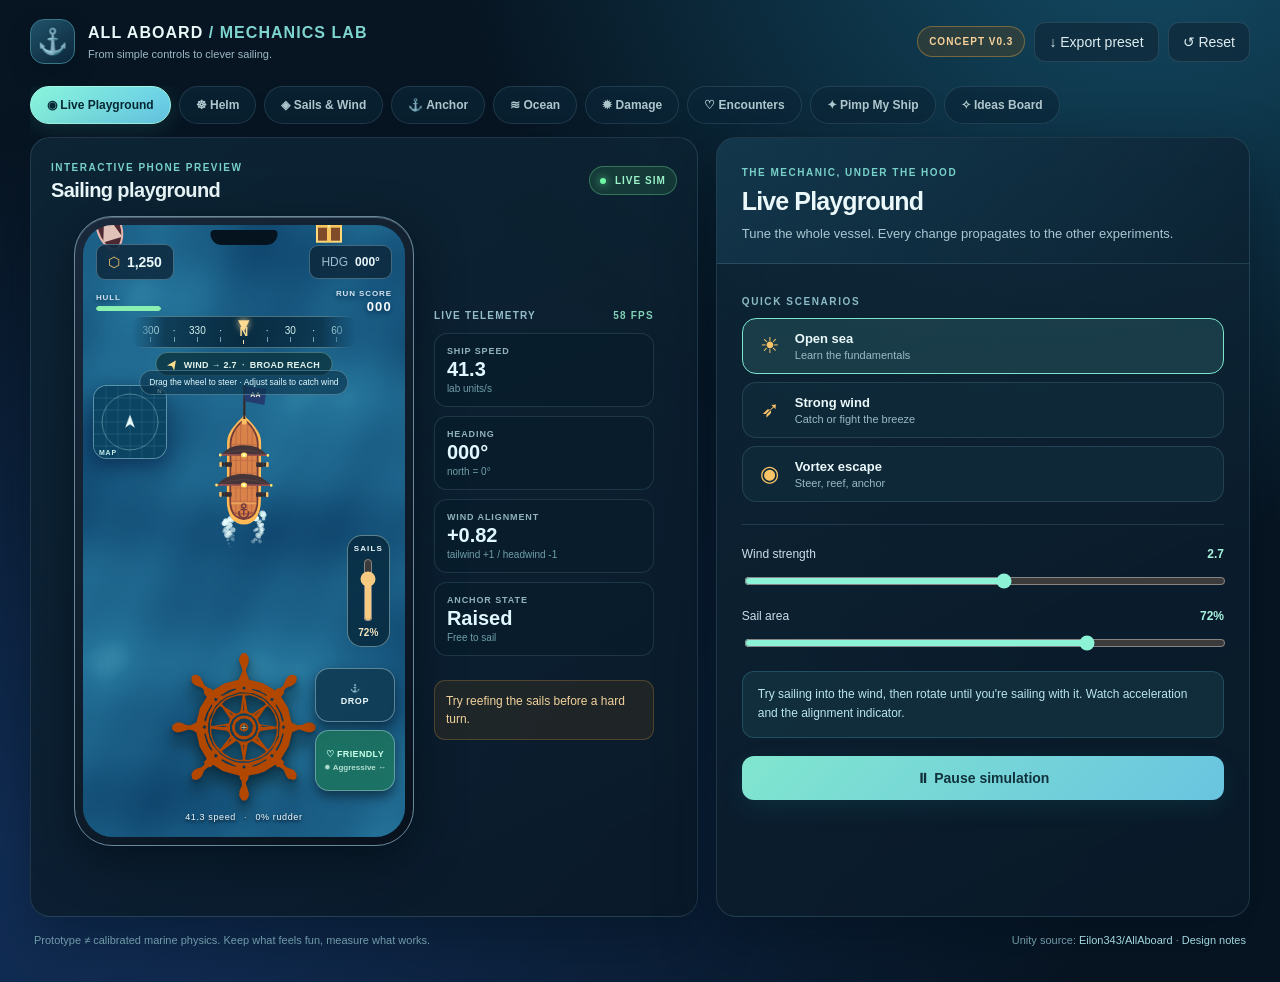
<file: preview/v0.3/index.html>
<!doctype html>
<html lang="en">
<head>
  <meta charset="utf-8">
  <meta name="viewport" content="width=device-width, initial-scale=1, viewport-fit=cover">
  <meta name="theme-color" content="#071725">
  <meta name="description" content="All Aboard Mechanics Lab: hands-on experiments for sailing, wheel steering, sails, anchors, ocean motion, damage and friendly encounters.">
  <title>All Aboard · Mechanics Lab</title>
  <link rel="stylesheet" href="./style.css">
</head>
<body>
  <div class="app-shell">
    <header class="topbar">
      <div class="brand"><span class="brand-mark">⚓</span><div><strong>ALL ABOARD <span class="brand-light">/ MECHANICS LAB</span></strong><small>From simple controls to clever sailing.</small></div></div>
      <div class="top-actions"><span class="build-tag">CONCEPT V0.3</span><button class="subtle-button" id="savePreset" title="Download current tuning as JSON">↓ Export preset</button><button class="subtle-button" id="resetAll" title="Reset simulation and parameters">↺ Reset</button></div>
    </header>

    <div class="tabbar" role="tablist" aria-label="Mechanics">
      <button role="tab" aria-selected="true" class="tab active" data-tab="live">◉ Live Playground</button>
      <button role="tab" aria-selected="false" class="tab" data-tab="helm">☸ Helm</button>
      <button role="tab" aria-selected="false" class="tab" data-tab="sails">◈ Sails & Wind</button>
      <button role="tab" aria-selected="false" class="tab" data-tab="anchor">⚓ Anchor</button>
      <button role="tab" aria-selected="false" class="tab" data-tab="ocean">≋ Ocean</button>
      <button role="tab" aria-selected="false" class="tab" data-tab="damage">✹ Damage</button>
      <button role="tab" aria-selected="false" class="tab" data-tab="encounter">♡ Encounters</button>
      <button role="tab" aria-selected="false" class="tab" data-tab="shipyard">✦ Pimp My Ship</button><button role="tab" aria-selected="false" class="tab" data-tab="ideas">✧ Ideas Board</button>
    </div>

    <main class="workspace">
      <section class="stage" aria-label="Live portrait game preview">
        <div class="stage-heading"><div><span class="eyebrow">INTERACTIVE PHONE PREVIEW</span><h1 id="stageTitle">Sailing playground</h1></div><div class="live-chip"><span class="dot"></span> LIVE SIM</div></div>
        <div class="stage-body">
          <div class="phone">
            <div class="phone-screen" id="phoneScreen">
              <canvas id="seaCanvas" aria-label="Animated top-down sea showing the sailing ship"></canvas>
              <div class="notch"></div>
              <div class="hud">
                <div class="hud-top"><div class="coin-pill"><span>⬡</span> <strong id="coinValue">1,250</strong></div><div class="heading-pill"><span class="hud-muted">HDG</span> <strong id="headingValue">000°</strong></div></div>
                <div class="hud-bottom"><div><small>HULL</small><div class="mini-bar"><i id="hpFill"></i></div></div><div class="hud-score"><small>RUN SCORE</small><strong id="scoreValue">000</strong></div></div>
              </div>
              <div class="heading-hud" aria-label="Compass heading strip">
                 <div class="heading-tape" id="headingTape"><div class="heading-marks" id="headingMarks"></div><div class="heading-indicator">▾</div></div>
                 <div class="heading-wind"><span class="wind-direction-arrow" id="windArrow">➤</span> WIND → <strong id="windValue">2.7</strong><span class="heading-separator">·</span><span id="windRelation">TAILWIND</span></div>
               </div>
               <div class="minimap" aria-label="Mini-map: ship, chest, enemy and vortex"><canvas id="miniMapCanvas"></canvas><span>MAP</span></div>
              <div class="play-hint" id="playHint">Drag the wheel to steer · Adjust sails to catch wind</div>
              <div class="world-action" id="chestAction"><button id="collectChest">✦ Collect treasure</button></div>
              <div class="game-controls">
                <div class="helm-control" id="wheelControl" role="slider" tabindex="0" aria-label="Ship's wheel, turn left or right" aria-valuemin="-1080" aria-valuemax="1080" aria-valuenow="0">
                  <div id="helmWheel" class="wheel-art">
                    <img src="./assets/ship-wheel.svg" alt="" draggable="false">
                  </div>
                  <div class="wheel-crosshair">+</div>
                </div>
                <div class="sail-control"><div class="control-caption">SAILS</div><input id="sailSlider" type="range" min="0" max="100" step="1" value="72" orient="vertical" aria-label="Sail height"><div class="sail-percent" id="sailPercent">72%</div></div>
                <div class="side-controls"><button class="game-btn anchor-btn" id="anchorButton" aria-pressed="false" title="Drop or raise anchor"><span class="anchor-glyph">⚓</span><span id="anchorLabel">DROP</span></button><button class="game-btn mode-btn friendly" id="modeButton" title="Toggle Friendly and Aggressive"><span class="mode-main" id="modeLabel">♡ FRIENDLY</span><span class="mode-alternative" id="modeNextLabel">✹ Aggressive ↔</span></button></div>
              </div>
              <div class="phone-bottomline"><span id="speedValue">0.0</span> speed <span class="separator">·</span> <span id="rudderValue">0%</span> rudder</div><div class="anchor-rope-hud" id="anchorRopeHud" hidden><span>⛓ CHAIN</span><strong id="anchorDistance">0 / 24</strong><div class="chain-meter"><i id="chainFill"></i></div><small id="anchorCondition">Slack</small></div>
            </div>
          </div>
          <div class="telemetry"><div class="telemetry-title">LIVE TELEMETRY <span id="fpsValue">-- FPS</span></div>
            <div class="telemetry-grid">
              <div><small>SHIP SPEED</small><strong id="statSpeed">0.0</strong><span>lab units/s</span></div>
              <div><small>HEADING</small><strong id="statHeading">000°</strong><span>north = 0°</span></div>
              <div><small>WIND ALIGNMENT</small><strong id="statAlignment">--</strong><span>tailwind +1 / headwind -1</span></div>
              <div><small>ANCHOR STATE</small><strong id="statAnchor">Raised</strong><span id="statAnchorInfo">Free to sail</span></div>
            </div>
            <p id="systemTip" class="system-tip">Try reefing the sails before a hard turn.</p>
          </div>
        </div>
      </section>

      <aside class="inspector" aria-label="Mechanic tuning controls">
        <div class="inspector-header"><span class="eyebrow">THE MECHANIC, UNDER THE HOOD</span><h2 id="inspectorTitle">Live Playground</h2><p id="inspectorSubtitle">Tune the whole vessel. Every change propagates to the other experiments.</p></div>

        <section class="panel active" data-panel="live">
          <div class="mini-heading">QUICK SCENARIOS</div>
          <div class="scenario-list"><button class="scenario active" data-scenario="open"><span>☀</span><div><strong>Open sea</strong><small>Learn the fundamentals</small></div></button><button class="scenario" data-scenario="wind"><span>➶</span><div><strong>Strong wind</strong><small>Catch or fight the breeze</small></div></button><button class="scenario" data-scenario="vortex"><span>◉</span><div><strong>Vortex escape</strong><small>Steer, reef, anchor</small></div></button></div>
          <div class="rule"></div>
          <div class="setting"><div class="setting-head"><label for="quickWind">Wind strength</label><output data-value="windStrength">2.7</output></div><input id="quickWind" type="range" min="0" max="5" step=".1" data-setting="windStrength" value="2.7"></div>
          <div class="setting"><div class="setting-head"><label for="quickSails">Sail area</label><output data-value="sail">72%</output></div><input id="quickSails" type="range" min="0" max="100" step="1" data-setting="sail" value="72"></div>
          <div class="callout">Try sailing into the wind, then rotate until you're sailing with it. Watch acceleration and the alignment indicator.</div>
          <button class="wide-button" id="pauseButton">⏸ Pause simulation</button>
        </section>

        <section class="panel" data-panel="helm">
          <div class="explain"><strong>1080° left / right</strong><p>Grab the wheel and rotate it up to three turns in either direction. Release it to spring back to center while the ship keeps its momentum.</p></div>
          <div class="setting"><div class="setting-head"><label for="steerSensitivity">Steering sensitivity</label><output data-value="steerSensitivity">1.00×</output></div><input id="steerSensitivity" type="range" min=".25" max="3" step=".05" data-setting="steerSensitivity" value="1"></div>
          <div class="setting"><div class="setting-head"><label for="wheelReturn">Wheel self-centering</label><output data-value="wheelReturn">2.8</output></div><input id="wheelReturn" type="range" min=".5" max="8" step=".1" data-setting="wheelReturn" value="2.8"></div>
          <div class="setting"><div class="setting-head"><label for="rudderResponse">Rudder response</label><output data-value="rudderResponse">6.0</output></div><input id="rudderResponse" type="range" min=".5" max="14" step=".1" data-setting="rudderResponse" value="6"></div><div class="setting"><div class="setting-head"><label for="yawResponse">Hull turn inertia</label><output data-value="yawResponse">5.0</output></div><input id="yawResponse" type="range" min="1" max="14" step=".5" data-setting="yawResponse" value="5"></div>
          <div class="setting"><div class="setting-head"><label for="lateralDrag">Keel / lateral resistance</label><output data-value="lateralDrag">5.5</output></div><input id="lateralDrag" type="range" min=".5" max="11" step=".5" data-setting="lateralDrag" value="5.5"></div>
          <div class="physics-readout">FORWARD <strong id="forwardSpeedValue">0.0</strong> · SIDE SLIP <strong id="sideSpeedValue">0.0</strong> · SAIL EFFICIENCY <strong id="sailEfficiencyValue">0%</strong></div>
          <div class="setting"><div class="setting-head"><label for="deadzone">Center dead zone</label><output data-value="deadzone">2%</output></div><input id="deadzone" type="range" min="0" max="20" step="1" data-setting="deadzone" value="2"></div>
          <div class="reading">WHEEL ROTATION <strong id="wheelReading">0°</strong><div class="reading-track"><i id="wheelReadingBar"></i></div>ACTUAL RUDDER <strong id="rudderReading">0%</strong></div>
          <p class="tipline">Keyboard: ← / → to steer, ↑ / ↓ for sails. Optional vibration feedback on compatible Android browsers.</p>
          <label class="switch-line"><input type="checkbox" id="hapticToggle" checked> Enable haptics where available</label>
        </section>

        <section class="panel" data-panel="sails">
          <div class="explain"><strong>Wind is directional</strong><p>The closer the ship heading is to the wind's travel direction, the stronger its downwind propulsion. Headwinds suppress sail thrust, while currents can still move the hull.</p></div>
          <div class="setting"><div class="setting-head"><label for="windStrength">Wind strength</label><output data-value="windStrength">2.7</output></div><input id="windStrength" type="range" min="0" max="5" step=".1" data-setting="windStrength"></div>
          <div class="setting"><div class="setting-head"><label for="windDirection">Wind TO direction</label><output data-value="windDirection">35°</output></div><input id="windDirection" type="range" min="0" max="359" step="1" data-setting="windDirection"></div>
          <div class="setting"><div class="setting-head"><label for="sailArea">Sail area</label><output data-value="sail">72%</output></div><input id="sailArea" type="range" min="0" max="100" step="1" data-setting="sail"></div>
          <div class="setting"><div class="setting-head"><label for="baseThrust">Base drift / auxiliary thrust</label><output data-value="baseThrust">0.1</output></div><input id="baseThrust" type="range" min="0" max="1" step=".05" data-setting="baseThrust"></div>
          <div class="wind-visual"><div class="wind-dial"><span class="dial-compass">N</span><div class="dial-ship">▲</div><div class="dial-wind" id="dialWind">➤</div></div><div><small>WIND ALIGNMENT</small><strong id="alignmentReading">--</strong><p id="alignmentDescription">Turn toward the wind arrow to catch a tailwind.</p></div></div>
          <div class="callout">Arcade sailing model: these are tunable game-feel forces, not a physically calibrated sailing simulation. Real sailboats can tack upwind.</div>
        </section>

        <section class="panel" data-panel="anchor">
          <div class="explain"><strong>A chain with a real maximum length</strong><p>Throw the anchor, watch it splash, then drift freely while the chain is slack. Once the chain is fully extended it holds you within a circle. Excessive force makes the anchor drag across the seabed.</p></div><div class="chain-explainer"><span>⚓ Seabed anchor</span><span>⛓ Adjustable chain</span><span>⛵ Ship</span></div><div class="rope-live">Chain distance: <strong id="anchorDistanceInspector">0 / 70</strong> · Tension: <strong id="anchorTension">0%</strong></div>
          <button id="anchorInspector" class="wide-button">⚓ Drop / raise anchor</button>
          <div class="setting"><div class="setting-head"><label for="anchorGrip">Anchor holding force</label><output data-value="anchorGrip">185</output></div><input id="anchorGrip" type="range" min="50" max="400" step="5" data-setting="anchorGrip"></div>
          <div class="setting"><div class="setting-head"><label for="anchorLine">Anchor chain length</label><output data-value="anchorLine">70</output></div><input id="anchorLine" type="range" min="12" max="140" step="1" data-setting="anchorLine"></div>
          <div class="setting"><div class="setting-head"><label for="ropeStiffness">Chain stiffness</label><output data-value="ropeStiffness">9.0</output></div><input id="ropeStiffness" type="range" min="3" max="20" step="1" data-setting="ropeStiffness"></div>
          <div class="setting"><div class="setting-head"><label for="ropeDamping">Chain damping</label><output data-value="ropeDamping">6.0</output></div><input id="ropeDamping" type="range" min="1" max="18" step="1" data-setting="ropeDamping"></div>
          <div class="setting"><div class="setting-head"><label for="vortexStrength">Vortex pull</label><output data-value="vortexStrength">1.0</output></div><input id="vortexStrength" type="range" min="0" max="3" step=".1" data-setting="vortexStrength"></div>
          <div class="setting"><div class="setting-head"><label for="currentStrength">Current drift</label><output data-value="currentStrength">.3</output></div><input id="currentStrength" type="range" min="0" max="3" step=".1" data-setting="currentStrength"></div>
          <div class="button-pair"><button class="outline-button" id="spawnVortex">◉ Move vortex nearby</button><button class="outline-button" id="clearVortex">✕ Clear vortex</button></div>
          <div class="callout">Simplified assumption: this prototype always permits anchoring at the current position. Seabed depth and anchor-setting time come later.</div>
        </section>

        <section class="panel" data-panel="ocean">
          <div class="explain"><strong>One shared OceanField</strong><p>Water layers scroll with the ship; the ship and anchor disturb the surface, and a vortex applies the same local flow force used by the vessel simulation. This is a lightweight stylized field, not a full fluid solver.</p></div>
          <div class="setting"><div class="setting-head"><label for="waveHeight">Wave height</label><output data-value="waveHeight">0.7</output></div><input id="waveHeight" type="range" min="0" max="2" step=".1" data-setting="waveHeight"></div>
          <div class="setting"><div class="setting-head"><label for="waveDetail">Wave density</label><output data-value="waveDetail">22</output></div><input id="waveDetail" type="range" min="6" max="44" step="1" data-setting="waveDetail"></div>
          <div class="setting"><div class="setting-head"><label for="wavePush">Wave → vessel force</label><output data-value="wavePush">0.7</output></div><input id="wavePush" type="range" min="0" max="2" step=".05" data-setting="wavePush"></div>
          <div class="setting"><div class="setting-head"><label for="wakeStrength">Ship wake</label><output data-value="wakeStrength">1.0</output></div><input id="wakeStrength" type="range" min="0" max="2" step=".1" data-setting="wakeStrength"></div>
          <div class="button-pair"><button class="outline-button" id="rippleButton">◎ Add ripple</button><button class="outline-button" id="stormButton">☁ Storm preset</button></div>
          <div class="metric-note">Canvas 2D · Procedural visual approximation · Frame-rate-independent motion. The water surface is not a full fluid simulation.</div>
        </section>

        <section class="panel" data-panel="damage">
          <div class="explain"><strong>Which damage system feels playful?</strong><p>Switch models without committing to one design. Tap cells using an attack pattern, then compare what happens at different enemy levels.</p></div>
          <div class="segmented" role="group" aria-label="Damage model"><button class="active" data-damage-model="grid">Grid HP</button><button data-damage-model="modules">Modules</button><button data-damage-model="core">Core target</button><button data-damage-model="chain">Chain combo</button></div>
          <div class="setting"><div class="setting-head"><label for="enemyLevel">Enemy level</label><output id="enemyLevelValue">Lv. 1</output></div><input id="enemyLevel" type="range" min="1" max="5" value="1"></div>
          <div class="attack-buttons" role="group" aria-label="Attack pattern"><button class="active" data-weapon="cannon">💣 Cannon</button><button data-weapon="broadside">💥 Broadside</button><button data-weapon="fire">🔥 Fire</button><button data-weapon="repair">🔧 Repair</button></div>
          <div class="damage-head"><strong id="damageObjective">Destroy all cells</strong><span id="damageHealth">75 / 75</span></div>
          <div class="damage-turn">TURN <strong id="damageTurn">0</strong> <span>· every repair spends a turn</span></div>
          <div class="damage-modules">⛵ ENEMY SAILS <strong id="enemySailsStatus">100%</strong> · ✹ CANNONS <strong id="enemyCannonsStatus">100%</strong> · ☸ RUDDER <strong id="enemyRudderStatus">100%</strong></div>
          <div class="mini-heading">TEST SHIP COMPONENT FAILURE</div>
          <div class="module-test-controls"><button data-test-module="sails">⛵ Hit OUR sails</button><button data-test-module="cannons">✹ Hit OUR guns</button><button data-test-module="rudder">☸ Hit OUR rudder</button><button id="repairOwn" class="outline-button">🔧 Repair our ship</button></div>
          <p class="tipline">These tests affect the main gameplay preview: sails lose propulsion, rudder loses authority, and damaged guns cannot fire.</p><div class="damage-progress"><i id="damageHealthFill"></i></div>
          <div class="damage-board" id="damageBoard" aria-label="Interactive damage cells"></div>
          <div class="damage-status" id="damageStatus" aria-live="polite">Tap a tile to test an attack pattern.</div>
          <div class="button-pair"><button id="fireTick" class="outline-button">↻ Advance turn</button><button id="damageReset" class="outline-button">↺ New enemy</button><button id="enemyRepair" class="outline-button">🔧 Enemy repairs (1 turn)</button></div>
        </section>

        <section class="panel" data-panel="encounter">
          <div class="explain"><strong>Two short interactions, two playstyles</strong><p>Aggressive play rewards positioning and disabling modules. Friendly play is a small choice puzzle: understand what the other ship needs, then offer the right resource.</p></div>
          <div class="segmented" role="group" aria-label="Encounter type"><button class="active" data-encounter="friendly">♡ Befriend</button><button data-encounter="aggressive">✹ Attack</button></div>
          <div class="encounter-card" id="encounterCard">
            <div class="encounter-ship">⛵</div><small>VESSEL IN RANGE</small><h3 id="encounterName">The Wandering Gull</h3><p id="encounterPrompt">Our crew has been sailing for days. We urgently need fresh provisions.</p>
            <div class="trust-meter"><span id="relationLabel">TRUST</span><div><i id="trustFill"></i></div><strong id="trustValue">30%</strong></div>
            <div class="choice-grid" id="encounterChoices"></div>
            <p id="encounterResult" class="encounter-result" aria-live="polite">Pick the right offer for this captain.</p>
          </div>
          <button class="outline-button full" id="nextEncounter">↻ Next encounter</button>
          <div class="callout">Prototype-friendly puzzle: information + tradeoffs, not a random success percentage. Later, alliances could affect trading routes, escorts, and rescue.</div>
        </section>

        <section class="panel" data-panel="shipyard">
          <div class="explain"><strong>Your actual ship, as separate pieces</strong><p>The preview uses the original SVG hull, two sails, four cannons and anchor from the Unity team repo. Toggle parts to inspect your ship, then experiment with hull types and sail colors.</p></div><div class="mini-heading">ORIGINAL SHIP PARTS</div><div class="ship-parts-gallery" id="shipPartsGallery"></div><p class="tipline">Click a part to show or hide it. This tests a modular ship renderer, not an in-game inventory.</p>
          <div class="mini-heading">HULL</div><div class="upgrade-row" data-upgrade="hull"><button data-part="hull" data-choice="classic" class="active">Classic <small>Balanced</small></button><button data-part="hull" data-choice="light">Swift <small>+ speed</small></button><button data-part="hull" data-choice="armored">Armored <small>+ hull</small></button></div>
          <div class="mini-heading">SAIL SHAPE / RIG</div>
          <div class="upgrade-row" data-upgrade="rig"><button data-rig="square" class="active">Square <small>Balanced</small></button><button data-rig="lateen">Lateen <small>Better to windward</small></button><button data-rig="storm">Storm <small>Control in wind</small></button></div>
          <div class="mini-heading">SAILS</div><div class="upgrade-row" data-upgrade="sails"><button data-part="sails" data-choice="cream" class="active">Ivory <small>Classic</small></button><button data-part="sails" data-choice="scarlet">Crimson <small>Cosmetic</small></button><button data-part="sails" data-choice="azure">Azure <small>Cosmetic</small></button></div>
          <div class="mini-heading">FLAG — COSMETIC (LOCAL PREVIEW)</div>
          <div class="flag-editor">
            <label for="flagCaption">Flag monogram</label><input id="flagCaption" type="text" maxlength="3" placeholder="⚓ / initials" value="AA">
            <label for="flagColor">Flag color</label><input id="flagColor" type="color" value="#243b70">
            <label for="flagUpload">Upload flag picture</label><input id="flagUpload" type="file" accept="image/png,image/jpeg,image/webp">
            <button id="flagClear" class="outline-button">↺ Reset flag</button>
            <p class="tipline">Local only, no server upload or persistent inventory. Keep uploaded art yours to use.</p>
          </div>
          <div class="mini-heading">CANNONS</div><div class="upgrade-row" data-upgrade="cannons"><button data-part="cannons" data-choice="balanced" class="active">Standard <small>Balanced</small></button><button data-part="cannons" data-choice="rapid">Rapid <small>Fast reload</small></button><button data-part="cannons" data-choice="heavy">Heavy <small>+ impact</small></button></div>
          <div class="ship-stats"><div><span>SPEED</span><strong id="upgradeSpeed">★★★☆☆</strong></div><div><span>HULL</span><strong id="upgradeHull">★★★☆☆</strong></div><div><span>FIREPOWER</span><strong id="upgradePower">★★★☆☆</strong></div></div>
          <button id="resetUpgrades" class="outline-button full">↺ Reset customization</button>
        </section>
        <section class="panel" data-panel="ideas">
          <div class="explain"><strong>Mechanics worth testing with Eilon</strong><p>Not features we have committed to: these are tiny prototypes/hypotheses for deeper play without adding more buttons. Shortlist the ideas you like, then export a team-review note.</p></div>
          <div class="idea-list" id="ideasList"></div>
          <div class="idea-summary"><strong id="ideaCount">0 shortlisted</strong><button class="wide-button" id="exportIdeas">↓ Export ideas for Eilon</button></div>
        </section>
      </aside>
    </main>

    <footer class="footer"><span>Prototype ≠ calibrated marine physics. Keep what feels fun, measure what works.</span><span>Unity source: <a href="https://github.com/Eilon343/AllAboard" target="_blank" rel="noopener">Eilon343/AllAboard</a> · <a href="./DESIGN.md">Design notes</a></span></footer>
  </div>
  <script src="./ocean.js" defer></script>
  <script src="./vessel.js" defer></script>
  <script src="./app.js" defer></script>
</body>
</html>
</file>
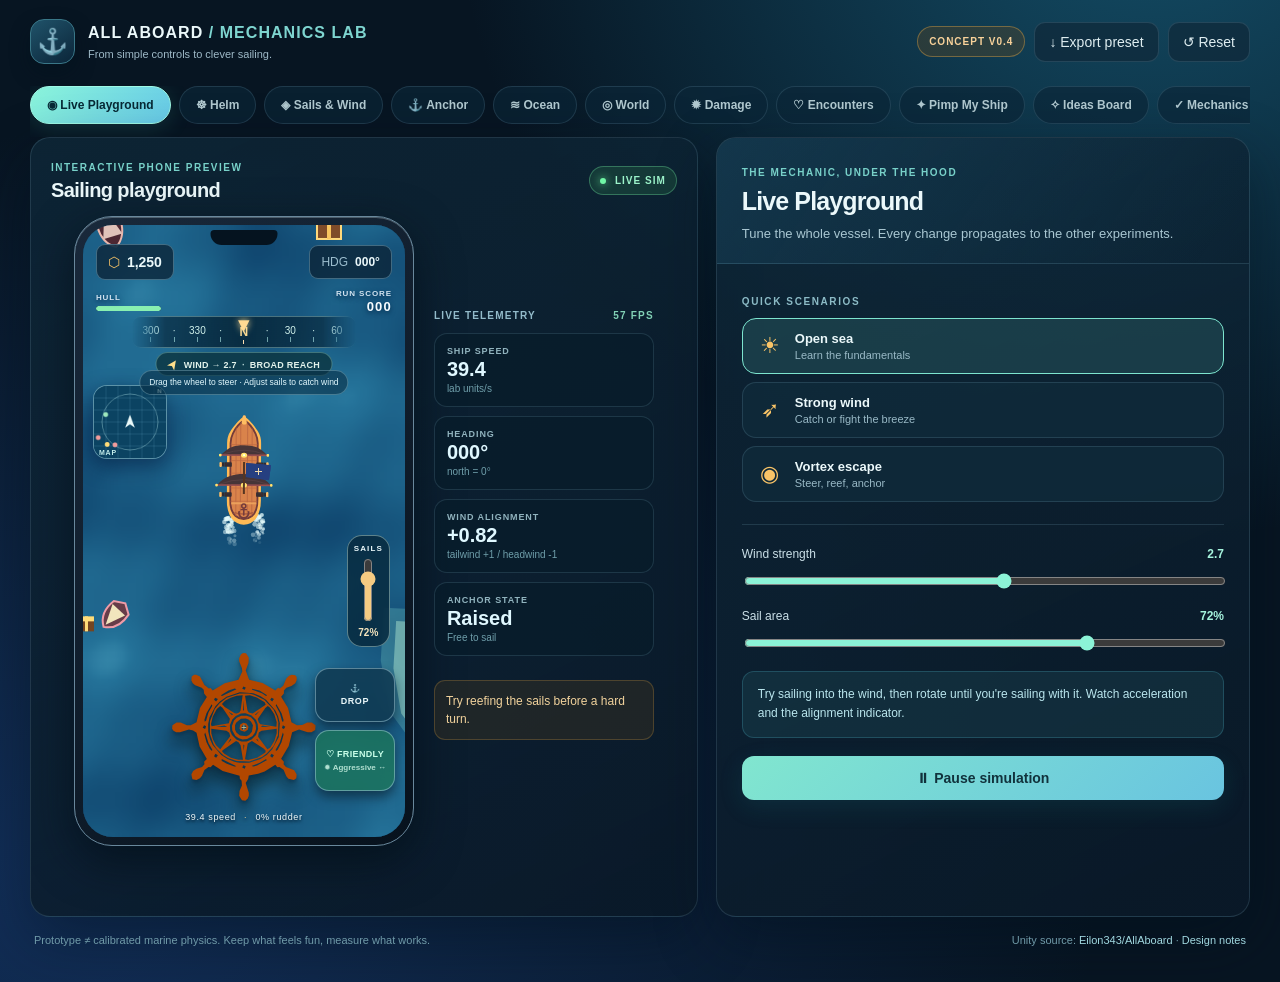
<file: preview/v0.4/index.html>
<!doctype html>
<html lang="en">
<head>
  <meta charset="utf-8">
  <meta name="viewport" content="width=device-width, initial-scale=1, viewport-fit=cover">
  <meta name="theme-color" content="#071725">
  <meta name="description" content="All Aboard Mechanics Lab: hands-on experiments for sailing, wheel steering, sails, anchors, ocean motion, damage and friendly encounters.">
  <title>All Aboard · Mechanics Lab</title>
  <link rel="stylesheet" href="./style.css">
</head>
<body>
  <div class="app-shell">
    <header class="topbar">
      <div class="brand"><span class="brand-mark">⚓</span><div><strong>ALL ABOARD <span class="brand-light">/ MECHANICS LAB</span></strong><small>From simple controls to clever sailing.</small></div></div>
      <div class="top-actions"><span class="build-tag">CONCEPT V0.4</span><button class="subtle-button" id="savePreset" title="Download current tuning as JSON">↓ Export preset</button><button class="subtle-button" id="resetAll" title="Reset simulation and parameters">↺ Reset</button></div>
    </header>

    <div class="tabbar" role="tablist" aria-label="Mechanics">
      <button role="tab" aria-selected="true" class="tab active" data-tab="live">◉ Live Playground</button>
      <button role="tab" aria-selected="false" class="tab" data-tab="helm">☸ Helm</button>
      <button role="tab" aria-selected="false" class="tab" data-tab="sails">◈ Sails & Wind</button>
      <button role="tab" aria-selected="false" class="tab" data-tab="anchor">⚓ Anchor</button>
      <button role="tab" aria-selected="false" class="tab" data-tab="ocean">≋ Ocean</button><button role="tab" aria-selected="false" class="tab" data-tab="world">◎ World</button>
      <button role="tab" aria-selected="false" class="tab" data-tab="damage">✹ Damage</button>
      <button role="tab" aria-selected="false" class="tab" data-tab="encounter">♡ Encounters</button>
      <button role="tab" aria-selected="false" class="tab" data-tab="shipyard">✦ Pimp My Ship</button><button role="tab" aria-selected="false" class="tab" data-tab="ideas">✧ Ideas Board</button><button role="tab" aria-selected="false" class="tab" data-tab="review">✓ Mechanics Review</button>
    </div>

    <main class="workspace">
      <section class="stage" aria-label="Live portrait game preview">
        <div class="stage-heading"><div><span class="eyebrow">INTERACTIVE PHONE PREVIEW</span><h1 id="stageTitle">Sailing playground</h1></div><div class="live-chip"><span class="dot"></span> LIVE SIM</div></div>
        <div class="stage-body">
          <div class="phone">
            <div class="phone-screen" id="phoneScreen">
              <canvas id="seaCanvas" aria-label="Animated top-down sea showing the sailing ship"></canvas><img id="flagGifOverlay" class="flag-gif-live" alt="" hidden>
              <div class="notch"></div>
              <div class="hud">
                <div class="hud-top"><div class="coin-pill"><span>⬡</span> <strong id="coinValue">1,250</strong></div><div class="heading-pill"><span class="hud-muted">HDG</span> <strong id="headingValue">000°</strong></div></div>
                <div class="hud-bottom"><div><small>HULL</small><div class="mini-bar"><i id="hpFill"></i></div></div><div class="hud-score"><small>RUN SCORE</small><strong id="scoreValue">000</strong></div></div>
              </div>
              <div class="heading-hud" aria-label="Compass heading strip">
                 <div class="heading-tape" id="headingTape"><div class="heading-marks" id="headingMarks"></div><div class="heading-indicator">▾</div></div>
                 <div class="heading-wind"><span class="wind-direction-arrow" id="windArrow">➤</span> WIND → <strong id="windValue">2.7</strong><span class="heading-separator">·</span><span id="windRelation">TAILWIND</span></div>
               </div>
               <div class="minimap" aria-label="Mini-map: ship, chest, enemy and vortex"><canvas id="miniMapCanvas"></canvas><span>MAP</span></div>
              <div class="play-hint" id="playHint">Drag the wheel to steer · Adjust sails to catch wind</div>
              <div class="world-action" id="chestAction"><button id="collectChest">✦ Collect treasure</button></div><div class="world-action world-ship-action" id="worldShipAction"><button id="worldShipInteract" hidden>♡ Hail friendly ship</button></div>
              <div class="game-controls">
                <div class="helm-control" id="wheelControl" role="slider" tabindex="0" aria-label="Ship's wheel, turn left or right" aria-valuemin="-1080" aria-valuemax="1080" aria-valuenow="0">
                  <div id="helmWheel" class="wheel-art">
                    <img src="./assets/ship-wheel.svg" alt="" draggable="false">
                  </div>
                  <div class="wheel-crosshair">+</div>
                </div>
                <div class="sail-control"><div class="control-caption">SAILS</div><input id="sailSlider" type="range" min="0" max="100" step="1" value="72" orient="vertical" aria-label="Sail height"><div class="sail-percent" id="sailPercent">72%</div></div>
                <div class="side-controls"><button class="game-btn anchor-btn" id="anchorButton" aria-pressed="false" title="Drop or raise anchor"><span class="anchor-glyph">⚓</span><span id="anchorLabel">DROP</span></button><button class="game-btn mode-btn friendly" id="modeButton" title="Toggle Friendly and Aggressive"><span class="mode-main" id="modeLabel">♡ FRIENDLY</span><span class="mode-alternative" id="modeNextLabel">✹ Aggressive ↔</span></button></div>
              </div>
              <div class="phone-bottomline"><span id="speedValue">0.0</span> speed <span class="separator">·</span> <span id="rudderValue">0%</span> rudder</div><div class="anchor-rope-hud" id="anchorRopeHud" hidden><span>⛓ CHAIN</span><strong id="anchorDistance">0 / 24</strong><div class="chain-meter"><i id="chainFill"></i></div><small id="anchorCondition">Slack</small></div>
            </div>
          </div>
          <div class="telemetry"><div class="telemetry-title">LIVE TELEMETRY <span id="fpsValue">-- FPS</span></div>
            <div class="telemetry-grid">
              <div><small>SHIP SPEED</small><strong id="statSpeed">0.0</strong><span>lab units/s</span></div>
              <div><small>HEADING</small><strong id="statHeading">000°</strong><span>north = 0°</span></div>
              <div><small>WIND ALIGNMENT</small><strong id="statAlignment">--</strong><span>tailwind +1 / headwind -1</span></div>
              <div><small>ANCHOR STATE</small><strong id="statAnchor">Raised</strong><span id="statAnchorInfo">Free to sail</span></div>
            </div>
            <p id="systemTip" class="system-tip">Try reefing the sails before a hard turn.</p>
          </div>
        </div>
      </section>

      <aside class="inspector" aria-label="Mechanic tuning controls">
        <div class="inspector-header"><span class="eyebrow">THE MECHANIC, UNDER THE HOOD</span><h2 id="inspectorTitle">Live Playground</h2><p id="inspectorSubtitle">Tune the whole vessel. Every change propagates to the other experiments.</p></div>

        <section class="panel active" data-panel="live">
          <div class="mini-heading">QUICK SCENARIOS</div>
          <div class="scenario-list"><button class="scenario active" data-scenario="open"><span>☀</span><div><strong>Open sea</strong><small>Learn the fundamentals</small></div></button><button class="scenario" data-scenario="wind"><span>➶</span><div><strong>Strong wind</strong><small>Catch or fight the breeze</small></div></button><button class="scenario" data-scenario="vortex"><span>◉</span><div><strong>Vortex escape</strong><small>Steer, reef, anchor</small></div></button></div>
          <div class="rule"></div>
          <div class="setting"><div class="setting-head"><label for="quickWind">Wind strength</label><output data-value="windStrength">2.7</output></div><input id="quickWind" type="range" min="0" max="5" step=".1" data-setting="windStrength" value="2.7"></div>
          <div class="setting"><div class="setting-head"><label for="quickSails">Sail area</label><output data-value="sail">72%</output></div><input id="quickSails" type="range" min="0" max="100" step="1" data-setting="sail" value="72"></div>
          <div class="callout">Try sailing into the wind, then rotate until you're sailing with it. Watch acceleration and the alignment indicator.</div>
          <button class="wide-button" id="pauseButton">⏸ Pause simulation</button>
        </section>

        <section class="panel" data-panel="helm">
          <div class="explain"><strong>1080° left / right</strong><p>Grab the wheel and rotate it up to three turns in either direction. Release it to spring back to center while the ship keeps its momentum.</p></div>
          <div class="setting"><div class="setting-head"><label for="steerSensitivity">Steering sensitivity</label><output data-value="steerSensitivity">1.00×</output></div><input id="steerSensitivity" type="range" min=".25" max="3" step=".05" data-setting="steerSensitivity" value="1"></div>
          <div class="setting"><div class="setting-head"><label for="wheelReturn">Wheel self-centering</label><output data-value="wheelReturn">2.8</output></div><input id="wheelReturn" type="range" min=".5" max="8" step=".1" data-setting="wheelReturn" value="2.8"></div>
          <div class="setting"><div class="setting-head"><label for="rudderResponse">Rudder response</label><output data-value="rudderResponse">6.0</output></div><input id="rudderResponse" type="range" min=".5" max="14" step=".1" data-setting="rudderResponse" value="6"></div><div class="setting"><div class="setting-head"><label for="yawResponse">Hull turn inertia</label><output data-value="yawResponse">5.0</output></div><input id="yawResponse" type="range" min="1" max="14" step=".5" data-setting="yawResponse" value="5"></div>
          <div class="setting"><div class="setting-head"><label for="lateralDrag">Keel / lateral resistance</label><output data-value="lateralDrag">5.5</output></div><input id="lateralDrag" type="range" min=".5" max="11" step=".5" data-setting="lateralDrag" value="5.5"></div>
          <div class="physics-readout">FORWARD <strong id="forwardSpeedValue">0.0</strong> · SIDE SLIP <strong id="sideSpeedValue">0.0</strong> · SAIL EFFICIENCY <strong id="sailEfficiencyValue">0%</strong></div>
          <div class="setting"><div class="setting-head"><label for="deadzone">Center dead zone</label><output data-value="deadzone">2%</output></div><input id="deadzone" type="range" min="0" max="20" step="1" data-setting="deadzone" value="2"></div>
          <div class="reading">WHEEL ROTATION <strong id="wheelReading">0°</strong><div class="reading-track"><i id="wheelReadingBar"></i></div>ACTUAL RUDDER <strong id="rudderReading">0%</strong></div>
          <p class="tipline">Keyboard: ← / → to steer, ↑ / ↓ for sails. Optional vibration feedback on compatible Android browsers.</p>
          <label class="switch-line"><input type="checkbox" id="hapticToggle" checked> Enable haptics where available</label>
        </section>

        <section class="panel" data-panel="sails">
          <div class="explain"><strong>Wind is directional</strong><p>The closer the ship heading is to the wind's travel direction, the stronger its downwind propulsion. Headwinds suppress sail thrust, while currents can still move the hull.</p></div>
          <div class="setting"><div class="setting-head"><label for="windStrength">Wind strength</label><output data-value="windStrength">2.7</output></div><input id="windStrength" type="range" min="0" max="5" step=".1" data-setting="windStrength"></div>
          <div class="setting"><div class="setting-head"><label for="windDirection">Wind TO direction</label><output data-value="windDirection">35°</output></div><input id="windDirection" type="range" min="0" max="359" step="1" data-setting="windDirection"></div>
          <div class="setting"><div class="setting-head"><label for="sailArea">Sail area</label><output data-value="sail">72%</output></div><input id="sailArea" type="range" min="0" max="100" step="1" data-setting="sail"></div>
          <div class="setting"><div class="setting-head"><label for="baseThrust">Base drift / auxiliary thrust</label><output data-value="baseThrust">0.1</output></div><input id="baseThrust" type="range" min="0" max="1" step=".05" data-setting="baseThrust"></div>
          <div class="wind-visual"><div class="wind-dial"><span class="dial-compass">N</span><div class="dial-ship">▲</div><div class="dial-wind" id="dialWind">➤</div></div><div><small>WIND ALIGNMENT</small><strong id="alignmentReading">--</strong><p id="alignmentDescription">Turn toward the wind arrow to catch a tailwind.</p></div></div>
          <div class="callout">Arcade sailing model: these are tunable game-feel forces, not a physically calibrated sailing simulation. Real sailboats can tack upwind.</div>
        </section>

        <section class="panel" data-panel="anchor">
          <div class="explain"><strong>A chain with a real maximum length</strong><p>Throw the anchor, watch it splash, then drift freely while the chain is slack. Once the chain is fully extended it holds you within a circle. Excessive force makes the anchor drag across the seabed.</p></div><div class="chain-explainer"><span>⚓ Seabed anchor</span><span>⛓ Adjustable chain</span><span>⛵ Ship</span></div><div class="rope-live">Chain distance: <strong id="anchorDistanceInspector">0 / 70</strong> · Tension: <strong id="anchorTension">0%</strong></div>
          <button id="anchorInspector" class="wide-button">⚓ Drop / raise anchor</button>
          <div class="setting"><div class="setting-head"><label for="anchorGrip">Anchor holding force</label><output data-value="anchorGrip">185</output></div><input id="anchorGrip" type="range" min="50" max="400" step="5" data-setting="anchorGrip"></div>
          <div class="setting"><div class="setting-head"><label for="anchorLine">Anchor chain length</label><output data-value="anchorLine">70</output></div><input id="anchorLine" type="range" min="12" max="140" step="1" data-setting="anchorLine"></div>
          <div class="setting"><div class="setting-head"><label for="ropeStiffness">Chain stiffness</label><output data-value="ropeStiffness">9.0</output></div><input id="ropeStiffness" type="range" min="3" max="20" step="1" data-setting="ropeStiffness"></div>
          <div class="setting"><div class="setting-head"><label for="ropeDamping">Chain damping</label><output data-value="ropeDamping">6.0</output></div><input id="ropeDamping" type="range" min="1" max="18" step="1" data-setting="ropeDamping"></div>
          <div class="setting"><div class="setting-head"><label for="vortexStrength">Vortex pull</label><output data-value="vortexStrength">1.0</output></div><input id="vortexStrength" type="range" min="0" max="3" step=".1" data-setting="vortexStrength"></div>
          <div class="setting"><div class="setting-head"><label for="currentStrength">Current drift</label><output data-value="currentStrength">.3</output></div><input id="currentStrength" type="range" min="0" max="3" step=".1" data-setting="currentStrength"></div>
          <div class="button-pair"><button class="outline-button" id="spawnVortex">◉ Move vortex nearby</button><button class="outline-button" id="clearVortex">✕ Clear vortex</button></div>
          <div class="callout">Simplified assumption: this prototype always permits anchoring at the current position. Seabed depth and anchor-setting time come later.</div>
        </section>

        <section class="panel" data-panel="ocean">
          <div class="explain"><strong>One shared OceanField</strong><p>Water layers scroll with the ship; the ship and anchor disturb the surface, and a vortex applies the same local flow force used by the vessel simulation. This is a lightweight stylized field, not a full fluid solver.</p></div>
          <div class="setting"><div class="setting-head"><label for="waveHeight">Wave height</label><output data-value="waveHeight">0.7</output></div><input id="waveHeight" type="range" min="0" max="2" step=".1" data-setting="waveHeight"></div>
          <div class="setting"><div class="setting-head"><label for="waveDetail">Wave density</label><output data-value="waveDetail">22</output></div><input id="waveDetail" type="range" min="6" max="44" step="1" data-setting="waveDetail"></div>
          <div class="setting"><div class="setting-head"><label for="wavePush">Wave → vessel force</label><output data-value="wavePush">0.7</output></div><input id="wavePush" type="range" min="0" max="2" step=".05" data-setting="wavePush"></div>
          <div class="setting"><div class="setting-head"><label for="wakeStrength">Ship wake</label><output data-value="wakeStrength">1.0</output></div><input id="wakeStrength" type="range" min="0" max="2" step=".1" data-setting="wakeStrength"></div>
          <div class="button-pair"><button class="outline-button" id="rippleButton">◎ Add ripple</button><button class="outline-button" id="stormButton">☁ Storm preset</button></div>
          <div class="metric-note">Canvas 2D · Procedural visual approximation · Frame-rate-independent motion. The water surface is not a full fluid simulation.</div>
        </section>


        <section class="panel" data-panel="world">
          <div class="explain"><strong>Endless, reproducible worlds</strong>
            <p>Generate a shareable world from a seed. Islands, friendly/hostile ships and treasures are stable per chunk. Only nearby chunks are loaded. A rare Kraken can emerge and even swallow nearby NPC ships.</p>
          </div>
          <div class="mini-heading">YOUR WORLD SEED</div>
          <div class="seed-row"><input id="worldSeed" type="text" maxlength="52" value="ALL-ABOARD" aria-label="Procedural world seed" spellcheck="false" placeholder="Type a world name">
            <button id="worldGenerate" class="wide-button">Generate</button></div>
          <div class="button-pair"><button id="worldRandom" class="outline-button">⚄ Random seed</button><button id="worldShare" class="outline-button">⧉ Copy seed link</button></div>
          <div class="world-counters">
            <div><small>CHUNKS CACHED</small><strong id="worldChunks">0</strong></div>
            <div><small>ISLANDS NEAR</small><strong id="worldIslands">0</strong></div>
            <div><small>OTHER SHIPS</small><strong id="worldShips">0</strong></div>
            <div><small>TREASURES</small><strong id="worldTreasures">0</strong></div>
          </div>
          <div class="setting"><div class="setting-head"><label for="worldIslandDensity">Island density</label><output id="worldIslandDensityValue">1.0×</output></div><input id="worldIslandDensity" type="range" min="0" max="2.5" step=".25" value="1"></div>
          <div class="setting"><div class="setting-head"><label for="worldShipDensity">Ship density</label><output id="worldShipDensityValue">1.0×</output></div><input id="worldShipDensity" type="range" min="0" max="2.5" step=".25" value="1"></div>
          <div class="setting"><div class="setting-head"><label for="worldTreasureDensity">Treasure density</label><output id="worldTreasureDensityValue">1.0×</output></div><input id="worldTreasureDensity" type="range" min="0" max="2.5" step=".25" value="1"></div>
          <label class="switch-line"><input id="worldKrakenEnabled" type="checkbox" checked> Rare secret Kraken events (about 1.8% of chunks)</label>
          <label class="switch-line"><input id="worldChunkGrid" type="checkbox"> Show chunk boundaries (debug)</label>
          <div class="button-pair"><button id="worldExplore" class="outline-button">➤ Explore next chunk</button><button id="worldSummonKraken" class="outline-button">🐙 Test Kraken</button></div>
          <div class="world-alert" id="worldAlert" role="status">Sail to discover islands, trade ships and hidden treasure.</div>
          <div class="callout">Seed + generation version + coordinates reproduce placements; treasure pickup state belongs to this play session. The Kraken is deliberately uncommon. This is an arcade island generator, not real geography.</div>
        </section>
        <section class="panel" data-panel="damage">
          <div class="explain"><strong>Which damage system feels playful?</strong><p>Switch models without committing to one design. Tap cells using an attack pattern, then compare what happens at different enemy levels.</p></div>
          <div class="segmented" role="group" aria-label="Damage model"><button class="active" data-damage-model="grid">Grid HP</button><button data-damage-model="modules">Modules</button><button data-damage-model="core">Core target</button><button data-damage-model="chain">Chain combo</button></div>
          <div class="setting"><div class="setting-head"><label for="enemyLevel">Enemy level</label><output id="enemyLevelValue">Lv. 1</output></div><input id="enemyLevel" type="range" min="1" max="5" value="1"></div>
          <div class="attack-buttons" role="group" aria-label="Attack pattern"><button class="active" data-weapon="cannon">💣 Cannon</button><button data-weapon="broadside">💥 Broadside</button><button data-weapon="fire">🔥 Fire</button><button data-weapon="repair">🔧 Repair</button></div>
          <div class="damage-head"><strong id="damageObjective">Destroy all cells</strong><span id="damageHealth">75 / 75</span></div>
          <div class="damage-turn">TURN <strong id="damageTurn">0</strong> <span>· every repair spends a turn</span></div>
          <div class="damage-modules">⛵ ENEMY SAILS <strong id="enemySailsStatus">100%</strong> · ✹ CANNONS <strong id="enemyCannonsStatus">100%</strong> · ☸ RUDDER <strong id="enemyRudderStatus">100%</strong></div>
          <div class="mini-heading">TEST SHIP COMPONENT FAILURE</div>
          <div class="module-test-controls"><button data-test-module="sails">⛵ Hit OUR sails</button><button data-test-module="cannons">✹ Hit OUR guns</button><button data-test-module="rudder">☸ Hit OUR rudder</button><button id="repairOwn" class="outline-button">🔧 Repair our ship</button></div>
          <p class="tipline">These tests affect the main gameplay preview: sails lose propulsion, rudder loses authority, and damaged guns cannot fire.</p><div class="damage-progress"><i id="damageHealthFill"></i></div>
          <div class="damage-board" id="damageBoard" aria-label="Interactive damage cells"></div>
          <div class="damage-status" id="damageStatus" aria-live="polite">Tap a tile to test an attack pattern.</div>
          <div class="button-pair"><button id="fireTick" class="outline-button">↻ Advance turn</button><button id="damageReset" class="outline-button">↺ New enemy</button><button id="enemyRepair" class="outline-button">🔧 Enemy repairs (1 turn)</button></div>
        </section>

        <section class="panel" data-panel="encounter">
          <div class="explain"><strong>Two short interactions, two playstyles</strong><p>Aggressive play rewards positioning and disabling modules. Friendly play is a small choice puzzle: understand what the other ship needs, then offer the right resource.</p></div>
          <div class="segmented" role="group" aria-label="Encounter type"><button class="active" data-encounter="friendly">♡ Befriend</button><button data-encounter="aggressive">✹ Attack</button></div>
          <div class="encounter-card" id="encounterCard">
            <div class="encounter-ship">⛵</div><small>VESSEL IN RANGE</small><h3 id="encounterName">The Wandering Gull</h3><p id="encounterPrompt">Our crew has been sailing for days. We urgently need fresh provisions.</p>
            <div class="trust-meter"><span id="relationLabel">TRUST</span><div><i id="trustFill"></i></div><strong id="trustValue">30%</strong></div>
            <div class="choice-grid" id="encounterChoices"></div>
            <p id="encounterResult" class="encounter-result" aria-live="polite">Pick the right offer for this captain.</p>
          </div>
          <button class="outline-button full" id="nextEncounter">↻ Next encounter</button>
          <div class="callout">Prototype-friendly puzzle: information + tradeoffs, not a random success percentage. Later, alliances could affect trading routes, escorts, and rescue.</div>
        </section>

        <section class="panel" data-panel="shipyard">
          <div class="explain"><strong>Your actual ship, as separate pieces</strong><p>The preview uses the original SVG hull, two sails, four cannons and anchor from the Unity team repo. Toggle parts to inspect your ship, then experiment with hull types and sail colors.</p></div><div class="mini-heading">ORIGINAL SHIP PARTS</div><div class="ship-parts-gallery" id="shipPartsGallery"></div><p class="tipline">Click a part to show or hide it. This tests a modular ship renderer, not an in-game inventory.</p>
          <div class="mini-heading">HULL</div><div class="upgrade-row" data-upgrade="hull"><button data-part="hull" data-choice="classic" class="active">Classic <small>Balanced</small></button><button data-part="hull" data-choice="light">Swift <small>+ speed</small></button><button data-part="hull" data-choice="armored">Armored <small>+ hull</small></button></div>
          <div class="mini-heading">SAIL SHAPE / RIG</div>
          <div class="upgrade-row" data-upgrade="rig"><button data-rig="square" class="active">Square <small>Balanced</small></button><button data-rig="lateen">Lateen <small>Better to windward</small></button><button data-rig="storm">Storm <small>Control in wind</small></button></div>
          <div class="mini-heading">SAILS</div><div class="upgrade-row" data-upgrade="sails"><button data-part="sails" data-choice="cream" class="active">Ivory <small>Classic</small></button><button data-part="sails" data-choice="scarlet">Crimson <small>Cosmetic</small></button><button data-part="sails" data-choice="azure">Azure <small>Cosmetic</small></button></div>
          <div class="mini-heading">FLAG WORKSHOP — MAST ATTACHMENT</div>
          <div class="flag-editor flag-workshop">
            <div class="flag-mast-select">
              <button class="active" data-flag-mast="front" aria-pressed="false">⚑ Front mast</button>
              <button class="active" data-flag-mast="rear" aria-pressed="true">⚑ Rear mast</button>
            </div>
            <div class="flag-workshop-preview">
              <div><small>PAINT (48 × 32 PIXELS)</small><canvas id="flagPaintCanvas" width="48" height="32" aria-label="Touch to paint your flag"></canvas></div>
              <div><small>PREVIEW</small><div class="flag-preview-stack"><canvas id="flagPreviewCanvas" width="96" height="64"></canvas><img id="flagPreviewGif" alt="Animated GIF preview" hidden></div><small id="flagMastStatus">Rear mast</small></div>
            </div>
            <div class="flag-tools">
              <label for="flagBrushColor">Brush <input id="flagBrushColor" type="color" value="#f5d68b"></label>
              <label for="flagBrushSize">Size <input id="flagBrushSize" type="range" min="1" max="8" step="1" value="1"></label>
              <button id="flagEraser" class="outline-button" aria-pressed="false">⌫ Eraser</button>
              <button id="flagUndo" class="outline-button">↶ Undo</button>
              <button id="flagFill" class="outline-button">▣ Fill</button>
              <button id="flagUsePaint" class="outline-button">✎ Use painting</button>
            </div>
            <div class="mini-heading">OTHER FLAG OPTIONS</div>
            <div class="flag-form">
              <label for="flagCaption">Monogram <input id="flagCaption" type="text" maxlength="3" placeholder="AA" value="AA"></label>
              <label for="flagColor">Background <input id="flagColor" type="color" value="#263f80"></label>
            </div>
            <div class="button-pair"><button id="flagUseMonogram" class="outline-button">Use monogram</button><button id="flagClear" class="outline-button">Reset flag</button></div>
            <label class="upload-row" for="flagUpload">Upload photo / animated GIF (max 3 MB)</label>
            <input id="flagUpload" type="file" accept="image/png,image/jpeg,image/webp,image/gif">
            <div class="button-pair"><button id="flagExportPng" class="outline-button">↓ Export PNG</button><div class="flag-mode-note">Using: <strong id="flagCurrentMode">Pixel painting</strong></div></div>
            <div id="flagWorkshopStatus" class="flag-workshop-status" role="status">Your flag will follow the chosen mast as the ship turns. Use paint, initials, or upload.</div>
            <p class="tipline">Photos are resized for the flag. GIFs animate in the browser as a DOM image attached to the mast; Unity would require a separate animation import. No uploads to a server.</p>
          </div>
          <div class="mini-heading">CANNONS</div><div class="upgrade-row" data-upgrade="cannons"><button data-part="cannons" data-choice="balanced" class="active">Standard <small>Balanced</small></button><button data-part="cannons" data-choice="rapid">Rapid <small>Fast reload</small></button><button data-part="cannons" data-choice="heavy">Heavy <small>+ impact</small></button></div>
          <div class="ship-stats"><div><span>SPEED</span><strong id="upgradeSpeed">★★★☆☆</strong></div><div><span>HULL</span><strong id="upgradeHull">★★★☆☆</strong></div><div><span>FIREPOWER</span><strong id="upgradePower">★★★☆☆</strong></div></div>
          <button id="resetUpgrades" class="outline-button full">↺ Reset customization</button>
        </section>
        <section class="panel" data-panel="ideas">
          <div class="explain"><strong>Mechanics worth testing with Eilon</strong><p>Not features we have committed to: these are tiny prototypes/hypotheses for deeper play without adding more buttons. Shortlist the ideas you like, then export a team-review note.</p></div>
          <div class="idea-list" id="ideasList"></div>
          <div class="idea-summary"><strong id="ideaCount">0 shortlisted</strong><button class="wide-button" id="exportIdeas">↓ Export ideas for Eilon</button></div>
        </section>

        <section class="panel" data-panel="review">
          <div class="explain"><strong>Choose what really belongs in the Unity game</strong>
            <p>Mark each mechanic as Keep, Refine, Test, Later, or Reject. Add notes from phone playtests with Eilon, then export a C# implementation brief. Everything starts unapproved; the website doesn't decide for you.</p>
          </div>
          <div class="review-summary">
            <div><small>KEEP</small><strong id="reviewKeep">0</strong></div>
            <div><small>REFINE</small><strong id="reviewRefine">0</strong></div>
            <div><small>TEST</small><strong id="reviewTest">0</strong></div>
            <div><small>LATER</small><strong id="reviewLater">0</strong></div>
            <div><small>REJECT</small><strong id="reviewReject">0</strong></div>
          </div>
          <div class="review-hint" id="reviewUnityWarning">Select the mechanics you want to take to Unity.</div>
          <div id="mechanicsReviewList" class="review-list"></div>
          <div class="button-pair"><button id="reviewExport" class="wide-button">↓ Export Unity brief</button><button id="reviewReset" class="outline-button">↺ Reset decisions</button></div>
          <div class="callout">The exported brief describes approved behavior, C# candidates, and test criteria. Browser JavaScript is not copied directly to Unity, and deferred Fleet / Rescue / Intercept remain later-phase mechanics.</div>
        </section>
      </aside>
    </main>

    <footer class="footer"><span>Prototype ≠ calibrated marine physics. Keep what feels fun, measure what works.</span><span>Unity source: <a href="https://github.com/Eilon343/AllAboard" target="_blank" rel="noopener">Eilon343/AllAboard</a> · <a href="./DESIGN.md">Design notes</a></span></footer>
  </div>
  <script src="./ocean.js" defer></script>
  <script src="./vessel.js" defer></script>
  <script src="./world.js" defer></script>
  <script src="./flag-workshop.js" defer></script>
  <script src="./mechanics-review.js" defer></script>
  <script src="./app.js" defer></script>
</body>
</html>
</file>
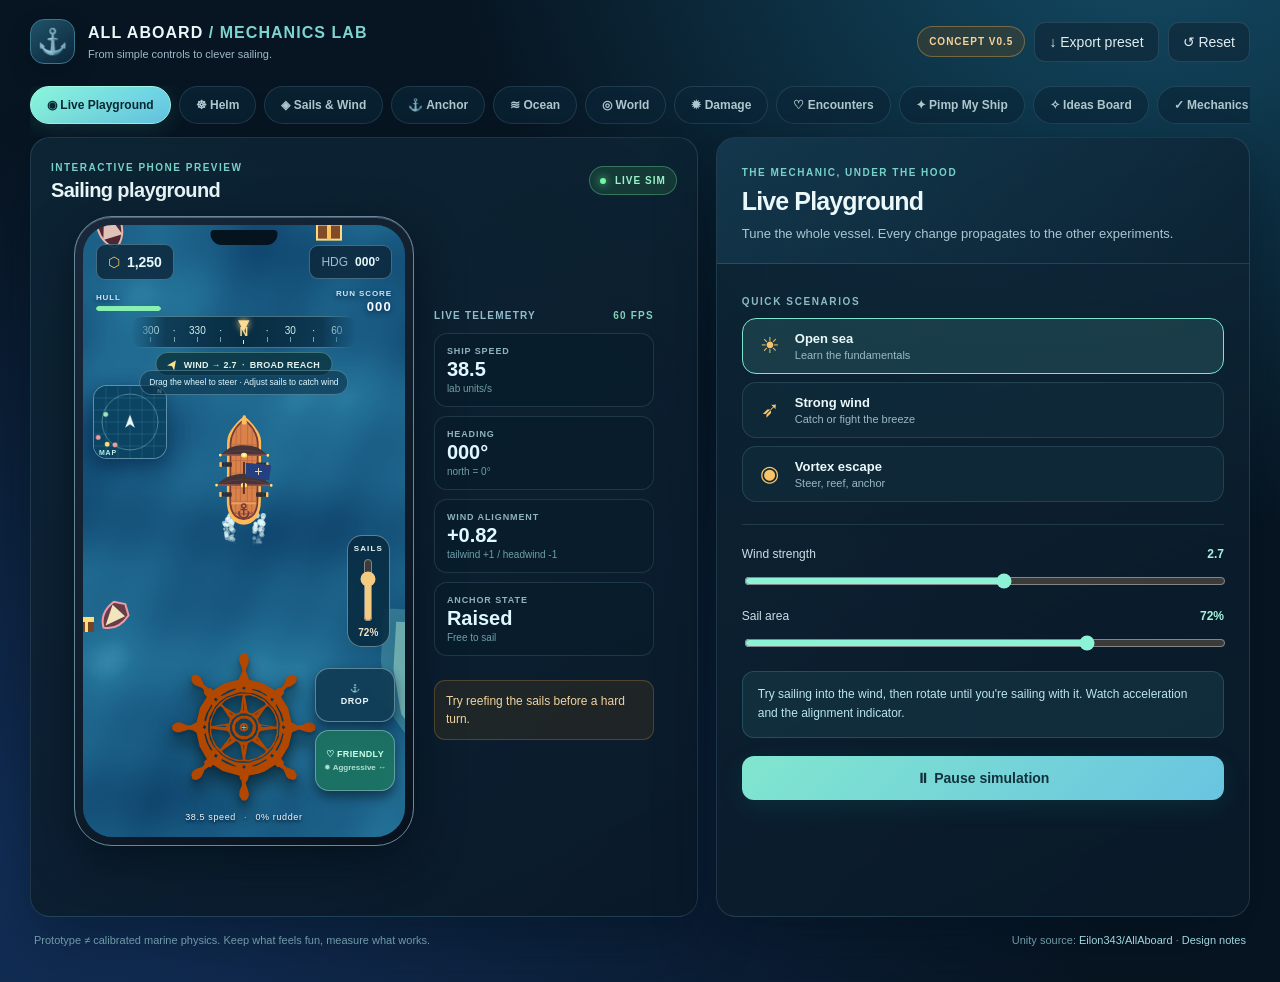
<file: preview/v0.5/index.html>
<!doctype html>
<html lang="en">
<head>
  <meta charset="utf-8">
  <meta name="viewport" content="width=device-width, initial-scale=1, viewport-fit=cover">
  <meta name="theme-color" content="#071725">
  <meta name="description" content="All Aboard Mechanics Lab: hands-on experiments for sailing, wheel steering, sails, anchors, ocean motion, damage and friendly encounters.">
  <title>All Aboard · Mechanics Lab</title>
  <link rel="stylesheet" href="./style.css">
</head>
<body>
  <div class="app-shell">
    <header class="topbar">
      <div class="brand"><span class="brand-mark">⚓</span><div><strong>ALL ABOARD <span class="brand-light">/ MECHANICS LAB</span></strong><small>From simple controls to clever sailing.</small></div></div>
      <div class="top-actions"><span class="build-tag">CONCEPT V0.5</span><button class="subtle-button" id="savePreset" title="Download current tuning as JSON">↓ Export preset</button><button class="subtle-button" id="resetAll" title="Reset simulation and parameters">↺ Reset</button></div>
    </header>

    <div class="tabbar" role="tablist" aria-label="Mechanics">
      <button role="tab" aria-selected="true" class="tab active" data-tab="live">◉ Live Playground</button>
      <button role="tab" aria-selected="false" class="tab" data-tab="helm">☸ Helm</button>
      <button role="tab" aria-selected="false" class="tab" data-tab="sails">◈ Sails & Wind</button>
      <button role="tab" aria-selected="false" class="tab" data-tab="anchor">⚓ Anchor</button>
      <button role="tab" aria-selected="false" class="tab" data-tab="ocean">≋ Ocean</button><button role="tab" aria-selected="false" class="tab" data-tab="world">◎ World</button>
      <button role="tab" aria-selected="false" class="tab" data-tab="damage">✹ Damage</button>
      <button role="tab" aria-selected="false" class="tab" data-tab="encounter">♡ Encounters</button>
      <button role="tab" aria-selected="false" class="tab" data-tab="shipyard">✦ Pimp My Ship</button><button role="tab" aria-selected="false" class="tab" data-tab="ideas">✧ Ideas Board</button><button role="tab" aria-selected="false" class="tab" data-tab="review">✓ Mechanics Review</button>
      <button role="tab" aria-selected="false" class="tab" data-tab="loop">↻ Stage Loop</button>
      <button role="tab" aria-selected="false" class="tab" data-tab="planner">▦ Roadmap & Kanban</button>
    </div>

    <main class="workspace">
      <section class="stage" aria-label="Live portrait game preview">
        <div class="stage-heading"><div><span class="eyebrow">INTERACTIVE PHONE PREVIEW</span><h1 id="stageTitle">Sailing playground</h1></div><div class="live-chip"><span class="dot"></span> LIVE SIM</div></div>
        <div class="stage-body">
          <div class="phone">
            <div class="phone-screen" id="phoneScreen">
              <canvas id="seaCanvas" aria-label="Animated top-down sea showing the sailing ship"></canvas><img id="flagGifOverlay" class="flag-gif-live" alt="" hidden>
              <div class="notch"></div>
              <div class="hud">
                <div class="hud-top"><div class="coin-pill"><span>⬡</span> <strong id="coinValue">1,250</strong></div><div class="heading-pill"><span class="hud-muted">HDG</span> <strong id="headingValue">000°</strong></div></div>
                <div class="hud-bottom"><div><small>HULL</small><div class="mini-bar"><i id="hpFill"></i></div></div><div class="hud-score"><small>RUN SCORE</small><strong id="scoreValue">000</strong></div></div>
              </div>
              <div class="heading-hud" aria-label="Compass heading strip">
                 <div class="heading-tape" id="headingTape"><div class="heading-marks" id="headingMarks"></div><div class="heading-indicator">▾</div></div>
                 <div class="heading-wind"><span class="wind-direction-arrow" id="windArrow">➤</span> WIND → <strong id="windValue">2.7</strong><span class="heading-separator">·</span><span id="windRelation">TAILWIND</span></div>
               </div>
               <div class="minimap" aria-label="Mini-map: ship, chest, enemy and vortex"><canvas id="miniMapCanvas"></canvas><span>MAP</span></div>
              <div class="play-hint" id="playHint">Drag the wheel to steer · Adjust sails to catch wind</div>
              <div class="world-action" id="chestAction"><button id="collectChest">✦ Collect treasure</button></div><div class="world-action world-ship-action" id="worldShipAction"><button id="worldShipInteract" hidden>♡ Hail friendly ship</button></div>
              <div class="game-controls">
                <div class="helm-control" id="wheelControl" role="slider" tabindex="0" aria-label="Ship's wheel, turn left or right" aria-valuemin="-1080" aria-valuemax="1080" aria-valuenow="0">
                  <div id="helmWheel" class="wheel-art">
                    <img src="./assets/ship-wheel.svg" alt="" draggable="false">
                  </div>
                  <div class="wheel-crosshair">+</div>
                </div>
                <div class="sail-control"><div class="control-caption">SAILS</div><input id="sailSlider" type="range" min="0" max="100" step="1" value="72" orient="vertical" aria-label="Sail height"><div class="sail-percent" id="sailPercent">72%</div></div>
                <div class="side-controls"><button class="game-btn anchor-btn" id="anchorButton" aria-pressed="false" title="Drop or raise anchor"><span class="anchor-glyph">⚓</span><span id="anchorLabel">DROP</span></button><button class="game-btn mode-btn friendly" id="modeButton" title="Toggle Friendly and Aggressive"><span class="mode-main" id="modeLabel">♡ FRIENDLY</span><span class="mode-alternative" id="modeNextLabel">✹ Aggressive ↔</span></button></div>
              </div>
              <div class="phone-bottomline"><span id="speedValue">0.0</span> speed <span class="separator">·</span> <span id="rudderValue">0%</span> rudder</div><div class="anchor-rope-hud" id="anchorRopeHud" hidden><span>⛓ CHAIN</span><strong id="anchorDistance">0 / 24</strong><div class="chain-meter"><i id="chainFill"></i></div><small id="anchorCondition">Slack</small></div>
            </div>
          </div>
          <div class="telemetry"><div class="telemetry-title">LIVE TELEMETRY <span id="fpsValue">-- FPS</span></div>
            <div class="telemetry-grid">
              <div><small>SHIP SPEED</small><strong id="statSpeed">0.0</strong><span>lab units/s</span></div>
              <div><small>HEADING</small><strong id="statHeading">000°</strong><span>north = 0°</span></div>
              <div><small>WIND ALIGNMENT</small><strong id="statAlignment">--</strong><span>tailwind +1 / headwind -1</span></div>
              <div><small>ANCHOR STATE</small><strong id="statAnchor">Raised</strong><span id="statAnchorInfo">Free to sail</span></div>
            </div>
            <p id="systemTip" class="system-tip">Try reefing the sails before a hard turn.</p>
          </div>
        </div>
      </section>

      <aside class="inspector" aria-label="Mechanic tuning controls">
        <div class="inspector-header"><span class="eyebrow">THE MECHANIC, UNDER THE HOOD</span><h2 id="inspectorTitle">Live Playground</h2><p id="inspectorSubtitle">Tune the whole vessel. Every change propagates to the other experiments.</p></div>

        <section class="panel active" data-panel="live">
          <div class="mini-heading">QUICK SCENARIOS</div>
          <div class="scenario-list"><button class="scenario active" data-scenario="open"><span>☀</span><div><strong>Open sea</strong><small>Learn the fundamentals</small></div></button><button class="scenario" data-scenario="wind"><span>➶</span><div><strong>Strong wind</strong><small>Catch or fight the breeze</small></div></button><button class="scenario" data-scenario="vortex"><span>◉</span><div><strong>Vortex escape</strong><small>Steer, reef, anchor</small></div></button></div>
          <div class="rule"></div>
          <div class="setting"><div class="setting-head"><label for="quickWind">Wind strength</label><output data-value="windStrength">2.7</output></div><input id="quickWind" type="range" min="0" max="5" step=".1" data-setting="windStrength" value="2.7"></div>
          <div class="setting"><div class="setting-head"><label for="quickSails">Sail area</label><output data-value="sail">72%</output></div><input id="quickSails" type="range" min="0" max="100" step="1" data-setting="sail" value="72"></div>
          <div class="callout">Try sailing into the wind, then rotate until you're sailing with it. Watch acceleration and the alignment indicator.</div>
          <button class="wide-button" id="pauseButton">⏸ Pause simulation</button>
        </section>

        <section class="panel" data-panel="helm">
          <div class="explain"><strong>1080° left / right</strong><p>Grab the wheel and rotate it up to three turns in either direction. Release it to spring back to center while the ship keeps its momentum.</p></div>
          <div class="setting"><div class="setting-head"><label for="steerSensitivity">Steering sensitivity</label><output data-value="steerSensitivity">1.00×</output></div><input id="steerSensitivity" type="range" min=".25" max="3" step=".05" data-setting="steerSensitivity" value="1"></div>
          <div class="setting"><div class="setting-head"><label for="wheelReturn">Wheel self-centering</label><output data-value="wheelReturn">2.8</output></div><input id="wheelReturn" type="range" min=".5" max="8" step=".1" data-setting="wheelReturn" value="2.8"></div>
          <div class="setting"><div class="setting-head"><label for="rudderResponse">Rudder response</label><output data-value="rudderResponse">6.0</output></div><input id="rudderResponse" type="range" min=".5" max="14" step=".1" data-setting="rudderResponse" value="6"></div><div class="setting"><div class="setting-head"><label for="yawResponse">Hull turn inertia</label><output data-value="yawResponse">5.0</output></div><input id="yawResponse" type="range" min="1" max="14" step=".5" data-setting="yawResponse" value="5"></div>
          <div class="setting"><div class="setting-head"><label for="lateralDrag">Keel / lateral resistance</label><output data-value="lateralDrag">5.5</output></div><input id="lateralDrag" type="range" min=".5" max="11" step=".5" data-setting="lateralDrag" value="5.5"></div>
          <div class="physics-readout">FORWARD <strong id="forwardSpeedValue">0.0</strong> · SIDE SLIP <strong id="sideSpeedValue">0.0</strong> · SAIL EFFICIENCY <strong id="sailEfficiencyValue">0%</strong></div>
          <div class="setting"><div class="setting-head"><label for="deadzone">Center dead zone</label><output data-value="deadzone">2%</output></div><input id="deadzone" type="range" min="0" max="20" step="1" data-setting="deadzone" value="2"></div>
          <div class="reading">WHEEL ROTATION <strong id="wheelReading">0°</strong><div class="reading-track"><i id="wheelReadingBar"></i></div>ACTUAL RUDDER <strong id="rudderReading">0%</strong></div>
          <p class="tipline">Keyboard: ← / → to steer, ↑ / ↓ for sails. Optional vibration feedback on compatible Android browsers.</p>
          <label class="switch-line"><input type="checkbox" id="hapticToggle" checked> Enable haptics where available</label>
        </section>

        <section class="panel" data-panel="sails">
          <div class="explain"><strong>Wind is directional</strong><p>The closer the ship heading is to the wind's travel direction, the stronger its downwind propulsion. Headwinds suppress sail thrust, while currents can still move the hull.</p></div>
          <div class="setting"><div class="setting-head"><label for="windStrength">Wind strength</label><output data-value="windStrength">2.7</output></div><input id="windStrength" type="range" min="0" max="5" step=".1" data-setting="windStrength"></div>
          <div class="setting"><div class="setting-head"><label for="windDirection">Wind TO direction</label><output data-value="windDirection">35°</output></div><input id="windDirection" type="range" min="0" max="359" step="1" data-setting="windDirection"></div>
          <div class="setting"><div class="setting-head"><label for="sailArea">Sail area</label><output data-value="sail">72%</output></div><input id="sailArea" type="range" min="0" max="100" step="1" data-setting="sail"></div>
          <div class="setting"><div class="setting-head"><label for="baseThrust">Base drift / auxiliary thrust</label><output data-value="baseThrust">0.1</output></div><input id="baseThrust" type="range" min="0" max="1" step=".05" data-setting="baseThrust"></div>
          <div class="wind-visual"><div class="wind-dial"><span class="dial-compass">N</span><div class="dial-ship">▲</div><div class="dial-wind" id="dialWind">➤</div></div><div><small>WIND ALIGNMENT</small><strong id="alignmentReading">--</strong><p id="alignmentDescription">Turn toward the wind arrow to catch a tailwind.</p></div></div>
          <div class="callout">Arcade sailing model: these are tunable game-feel forces, not a physically calibrated sailing simulation. Real sailboats can tack upwind.</div>
        </section>

        <section class="panel" data-panel="anchor">
          <div class="explain"><strong>A chain with a real maximum length</strong><p>Throw the anchor, watch it splash, then drift freely while the chain is slack. Once the chain is fully extended it holds you within a circle. Excessive force makes the anchor drag across the seabed.</p></div><div class="chain-explainer"><span>⚓ Seabed anchor</span><span>⛓ Adjustable chain</span><span>⛵ Ship</span></div><div class="rope-live">Chain distance: <strong id="anchorDistanceInspector">0 / 70</strong> · Tension: <strong id="anchorTension">0%</strong></div>
          <button id="anchorInspector" class="wide-button">⚓ Drop / raise anchor</button>
          <div class="setting"><div class="setting-head"><label for="anchorGrip">Anchor holding force</label><output data-value="anchorGrip">185</output></div><input id="anchorGrip" type="range" min="50" max="400" step="5" data-setting="anchorGrip"></div>
          <div class="setting"><div class="setting-head"><label for="anchorLine">Anchor chain length</label><output data-value="anchorLine">70</output></div><input id="anchorLine" type="range" min="12" max="140" step="1" data-setting="anchorLine"></div>
          <div class="setting"><div class="setting-head"><label for="ropeStiffness">Chain stiffness</label><output data-value="ropeStiffness">9.0</output></div><input id="ropeStiffness" type="range" min="3" max="20" step="1" data-setting="ropeStiffness"></div>
          <div class="setting"><div class="setting-head"><label for="ropeDamping">Chain damping</label><output data-value="ropeDamping">6.0</output></div><input id="ropeDamping" type="range" min="1" max="18" step="1" data-setting="ropeDamping"></div>
          <div class="setting"><div class="setting-head"><label for="vortexStrength">Vortex pull</label><output data-value="vortexStrength">1.0</output></div><input id="vortexStrength" type="range" min="0" max="3" step=".1" data-setting="vortexStrength"></div>
          <div class="setting"><div class="setting-head"><label for="currentStrength">Current drift</label><output data-value="currentStrength">.3</output></div><input id="currentStrength" type="range" min="0" max="3" step=".1" data-setting="currentStrength"></div>
          <div class="button-pair"><button class="outline-button" id="spawnVortex">◉ Move vortex nearby</button><button class="outline-button" id="clearVortex">✕ Clear vortex</button></div>
          <div class="callout">Simplified assumption: this prototype always permits anchoring at the current position. Seabed depth and anchor-setting time come later.</div>
        </section>

        <section class="panel" data-panel="ocean">
          <div class="explain"><strong>One shared OceanField</strong><p>Water layers scroll with the ship; the ship and anchor disturb the surface, and a vortex applies the same local flow force used by the vessel simulation. This is a lightweight stylized field, not a full fluid solver.</p></div>
          <div class="setting"><div class="setting-head"><label for="waveHeight">Wave height</label><output data-value="waveHeight">0.7</output></div><input id="waveHeight" type="range" min="0" max="2" step=".1" data-setting="waveHeight"></div>
          <div class="setting"><div class="setting-head"><label for="waveDetail">Wave density</label><output data-value="waveDetail">22</output></div><input id="waveDetail" type="range" min="6" max="44" step="1" data-setting="waveDetail"></div>
          <div class="setting"><div class="setting-head"><label for="wavePush">Wave → vessel force</label><output data-value="wavePush">0.7</output></div><input id="wavePush" type="range" min="0" max="2" step=".05" data-setting="wavePush"></div>
          <div class="setting"><div class="setting-head"><label for="wakeStrength">Ship wake</label><output data-value="wakeStrength">1.0</output></div><input id="wakeStrength" type="range" min="0" max="2" step=".1" data-setting="wakeStrength"></div>
          <div class="button-pair"><button class="outline-button" id="rippleButton">◎ Add ripple</button><button class="outline-button" id="stormButton">☁ Storm preset</button></div>
          <div class="metric-note">Canvas 2D · Procedural visual approximation · Frame-rate-independent motion. The water surface is not a full fluid simulation.</div>
        </section>


        <section class="panel" data-panel="world">
          <div class="explain"><strong>Endless, reproducible worlds</strong>
            <p>Generate a shareable world from a seed. Islands, friendly/hostile ships and treasures are stable per chunk. Only nearby chunks are loaded. A rare Kraken can emerge and even swallow nearby NPC ships.</p>
          </div>
          <div class="mini-heading">YOUR WORLD SEED</div>
          <div class="seed-row"><input id="worldSeed" type="text" maxlength="52" value="ALL-ABOARD" aria-label="Procedural world seed" spellcheck="false" placeholder="Type a world name">
            <button id="worldGenerate" class="wide-button">Generate</button></div>
          <div class="button-pair"><button id="worldRandom" class="outline-button">⚄ Random seed</button><button id="worldShare" class="outline-button">⧉ Copy seed link</button></div>
          <div class="world-counters">
            <div><small>CHUNKS CACHED</small><strong id="worldChunks">0</strong></div>
            <div><small>ISLANDS NEAR</small><strong id="worldIslands">0</strong></div>
            <div><small>OTHER SHIPS</small><strong id="worldShips">0</strong></div>
            <div><small>TREASURES</small><strong id="worldTreasures">0</strong></div>
          </div>
          <div class="setting"><div class="setting-head"><label for="worldIslandDensity">Island density</label><output id="worldIslandDensityValue">1.0×</output></div><input id="worldIslandDensity" type="range" min="0" max="2.5" step=".25" value="1"></div>
          <div class="setting"><div class="setting-head"><label for="worldShipDensity">Ship density</label><output id="worldShipDensityValue">1.0×</output></div><input id="worldShipDensity" type="range" min="0" max="2.5" step=".25" value="1"></div>
          <div class="setting"><div class="setting-head"><label for="worldTreasureDensity">Treasure density</label><output id="worldTreasureDensityValue">1.0×</output></div><input id="worldTreasureDensity" type="range" min="0" max="2.5" step=".25" value="1"></div>
          <label class="switch-line"><input id="worldKrakenEnabled" type="checkbox" checked> Rare secret Kraken events (about 1.8% of chunks)</label>
          <label class="switch-line"><input id="worldChunkGrid" type="checkbox"> Show chunk boundaries (debug)</label>
          <div class="button-pair"><button id="worldExplore" class="outline-button">➤ Explore next chunk</button><button id="worldSummonKraken" class="outline-button">🐙 Test Kraken</button></div>
          <div class="world-alert" id="worldAlert" role="status">Sail to discover islands, trade ships and hidden treasure.</div>
          <div class="callout">Seed + generation version + coordinates reproduce placements; treasure pickup state belongs to this play session. The Kraken is deliberately uncommon. This is an arcade island generator, not real geography.</div>
        </section>
        <section class="panel" data-panel="damage">
          <div class="explain"><strong>Which damage system feels playful?</strong><p>Switch models without committing to one design. Tap cells using an attack pattern, then compare what happens at different enemy levels.</p></div>
          <div class="segmented" role="group" aria-label="Damage model"><button class="active" data-damage-model="grid">Grid HP</button><button data-damage-model="modules">Modules</button><button data-damage-model="core">Core target</button><button data-damage-model="chain">Chain combo</button></div>
          <div class="setting"><div class="setting-head"><label for="enemyLevel">Enemy level</label><output id="enemyLevelValue">Lv. 1</output></div><input id="enemyLevel" type="range" min="1" max="5" value="1"></div>
          <div class="attack-buttons" role="group" aria-label="Attack pattern"><button class="active" data-weapon="cannon">💣 Cannon</button><button data-weapon="broadside">💥 Broadside</button><button data-weapon="fire">🔥 Fire</button><button data-weapon="repair">🔧 Repair</button></div>
          <div class="damage-head"><strong id="damageObjective">Destroy all cells</strong><span id="damageHealth">75 / 75</span></div>
          <div class="damage-turn">TURN <strong id="damageTurn">0</strong> <span>· every repair spends a turn</span></div>
          <div class="damage-modules">⛵ ENEMY SAILS <strong id="enemySailsStatus">100%</strong> · ✹ CANNONS <strong id="enemyCannonsStatus">100%</strong> · ☸ RUDDER <strong id="enemyRudderStatus">100%</strong></div>
          <div class="mini-heading">TEST SHIP COMPONENT FAILURE</div>
          <div class="module-test-controls"><button data-test-module="sails">⛵ Hit OUR sails</button><button data-test-module="cannons">✹ Hit OUR guns</button><button data-test-module="rudder">☸ Hit OUR rudder</button><button id="repairOwn" class="outline-button">🔧 Repair our ship</button></div>
          <p class="tipline">These tests affect the main gameplay preview: sails lose propulsion, rudder loses authority, and damaged guns cannot fire.</p><div class="damage-progress"><i id="damageHealthFill"></i></div>
          <div class="damage-board" id="damageBoard" aria-label="Interactive damage cells"></div>
          <div class="damage-status" id="damageStatus" aria-live="polite">Tap a tile to test an attack pattern.</div>
          <div class="button-pair"><button id="fireTick" class="outline-button">↻ Advance turn</button><button id="damageReset" class="outline-button">↺ New enemy</button><button id="enemyRepair" class="outline-button">🔧 Enemy repairs (1 turn)</button></div>
        </section>

        <section class="panel" data-panel="encounter">
          <div class="explain"><strong>Two short interactions, two playstyles</strong><p>Aggressive play rewards positioning and disabling modules. Friendly play is a small choice puzzle: understand what the other ship needs, then offer the right resource.</p></div>
          <div class="segmented" role="group" aria-label="Encounter type"><button class="active" data-encounter="friendly">♡ Befriend</button><button data-encounter="aggressive">✹ Attack</button></div>
          <div class="encounter-card" id="encounterCard">
            <div class="encounter-ship">⛵</div><small>VESSEL IN RANGE</small><h3 id="encounterName">The Wandering Gull</h3><p id="encounterPrompt">Our crew has been sailing for days. We urgently need fresh provisions.</p>
            <div class="trust-meter"><span id="relationLabel">TRUST</span><div><i id="trustFill"></i></div><strong id="trustValue">30%</strong></div>
            <div class="choice-grid" id="encounterChoices"></div>
            <p id="encounterResult" class="encounter-result" aria-live="polite">Pick the right offer for this captain.</p>
          </div>
          <button class="outline-button full" id="nextEncounter">↻ Next encounter</button>
          <div class="callout">Prototype-friendly puzzle: information + tradeoffs, not a random success percentage. Later, alliances could affect trading routes, escorts, and rescue.</div>
        </section>

        <section class="panel" data-panel="shipyard">
          <div class="explain"><strong>Your actual ship, as separate pieces</strong><p>The preview uses the original SVG hull, two sails, four cannons and anchor from the Unity team repo. Toggle parts to inspect your ship, then experiment with hull types and sail colors.</p></div><div class="mini-heading">ORIGINAL SHIP PARTS</div><div class="ship-parts-gallery" id="shipPartsGallery"></div><p class="tipline">Click a part to show or hide it. This tests a modular ship renderer, not an in-game inventory.</p>
          <div class="mini-heading">HULL</div><div class="upgrade-row" data-upgrade="hull"><button data-part="hull" data-choice="classic" class="active">Classic <small>Balanced</small></button><button data-part="hull" data-choice="light">Swift <small>+ speed</small></button><button data-part="hull" data-choice="armored">Armored <small>+ hull</small></button></div>
          <div class="mini-heading">SAIL SHAPE / RIG</div>
          <div class="upgrade-row" data-upgrade="rig"><button data-rig="square" class="active">Square <small>Balanced</small></button><button data-rig="lateen">Lateen <small>Better to windward</small></button><button data-rig="storm">Storm <small>Control in wind</small></button></div>
          <div class="mini-heading">SAILS</div><div class="upgrade-row" data-upgrade="sails"><button data-part="sails" data-choice="cream" class="active">Ivory <small>Classic</small></button><button data-part="sails" data-choice="scarlet">Crimson <small>Cosmetic</small></button><button data-part="sails" data-choice="azure">Azure <small>Cosmetic</small></button></div>
          <div class="mini-heading">FLAG WORKSHOP — MAST ATTACHMENT</div>
          <div class="flag-editor flag-workshop">
            <div class="flag-mast-select">
              <button class="active" data-flag-mast="front" aria-pressed="false">⚑ Front mast</button>
              <button class="active" data-flag-mast="rear" aria-pressed="true">⚑ Rear mast</button>
            </div>
            <div class="flag-workshop-preview">
              <div><small>PAINT (48 × 32 PIXELS)</small><canvas id="flagPaintCanvas" width="48" height="32" aria-label="Touch to paint your flag"></canvas></div>
              <div><small>PREVIEW</small><div class="flag-preview-stack"><canvas id="flagPreviewCanvas" width="96" height="64"></canvas><img id="flagPreviewGif" alt="Animated GIF preview" hidden></div><small id="flagMastStatus">Rear mast</small></div>
            </div>
            <div class="flag-tools">
              <label for="flagBrushColor">Brush <input id="flagBrushColor" type="color" value="#f5d68b"></label>
              <label for="flagBrushSize">Size <input id="flagBrushSize" type="range" min="1" max="8" step="1" value="1"></label>
              <button id="flagEraser" class="outline-button" aria-pressed="false">⌫ Eraser</button>
              <button id="flagUndo" class="outline-button">↶ Undo</button>
              <button id="flagFill" class="outline-button">▣ Fill</button>
              <button id="flagUsePaint" class="outline-button">✎ Use painting</button>
            </div>
            <div class="mini-heading">OTHER FLAG OPTIONS</div>
            <div class="flag-form">
              <label for="flagCaption">Monogram <input id="flagCaption" type="text" maxlength="3" placeholder="AA" value="AA"></label>
              <label for="flagColor">Background <input id="flagColor" type="color" value="#263f80"></label>
            </div>
            <div class="button-pair"><button id="flagUseMonogram" class="outline-button">Use monogram</button><button id="flagClear" class="outline-button">Reset flag</button></div>
            <label class="upload-row" for="flagUpload">Upload photo / animated GIF (max 3 MB)</label>
            <input id="flagUpload" type="file" accept="image/png,image/jpeg,image/webp,image/gif">
            <div class="button-pair"><button id="flagExportPng" class="outline-button">↓ Export PNG</button><div class="flag-mode-note">Using: <strong id="flagCurrentMode">Pixel painting</strong></div></div>
            <div id="flagWorkshopStatus" class="flag-workshop-status" role="status">Your flag will follow the chosen mast as the ship turns. Use paint, initials, or upload.</div>
            <p class="tipline">Photos are resized for the flag. GIFs animate in the browser as a DOM image attached to the mast; Unity would require a separate animation import. No uploads to a server.</p>
          </div>
          <div class="mini-heading">CANNONS</div><div class="upgrade-row" data-upgrade="cannons"><button data-part="cannons" data-choice="balanced" class="active">Standard <small>Balanced</small></button><button data-part="cannons" data-choice="rapid">Rapid <small>Fast reload</small></button><button data-part="cannons" data-choice="heavy">Heavy <small>+ impact</small></button></div>
          <div class="ship-stats"><div><span>SPEED</span><strong id="upgradeSpeed">★★★☆☆</strong></div><div><span>HULL</span><strong id="upgradeHull">★★★☆☆</strong></div><div><span>FIREPOWER</span><strong id="upgradePower">★★★☆☆</strong></div></div>
          <button id="resetUpgrades" class="outline-button full">↺ Reset customization</button>
        </section>
        <section class="panel" data-panel="ideas">
          <div class="explain"><strong>Mechanics worth testing with Eilon</strong><p>Not features we have committed to: these are tiny prototypes/hypotheses for deeper play without adding more buttons. Shortlist the ideas you like, then export a team-review note.</p></div>
          <div class="idea-list" id="ideasList"></div>
          <div class="idea-summary"><strong id="ideaCount">0 shortlisted</strong><button class="wide-button" id="exportIdeas">↓ Export ideas for Eilon</button></div>
        </section>

        <section class="panel" data-panel="review">
          <div class="explain"><strong>Choose what really belongs in the Unity game</strong>
            <p>Mark each mechanic as Keep, Refine, Test, Later, or Reject. Add notes from phone playtests with Eilon, then export a C# implementation brief. Everything starts unapproved; the website doesn't decide for you.</p>
          </div>
          <div class="review-summary">
            <div><small>KEEP</small><strong id="reviewKeep">0</strong></div>
            <div><small>REFINE</small><strong id="reviewRefine">0</strong></div>
            <div><small>TEST</small><strong id="reviewTest">0</strong></div>
            <div><small>LATER</small><strong id="reviewLater">0</strong></div>
            <div><small>REJECT</small><strong id="reviewReject">0</strong></div>
          </div>
          <div class="review-hint" id="reviewUnityWarning">Select the mechanics you want to take to Unity.</div>
          <div id="mechanicsReviewList" class="review-list"></div>
          <div class="button-pair"><button id="reviewExport" class="wide-button">↓ Export Unity brief</button><button id="reviewReset" class="outline-button">↺ Reset decisions</button></div>
          <div class="callout">The exported brief describes approved behavior, C# candidates, and test criteria. Browser JavaScript is not copied directly to Unity, and deferred Fleet / Rescue / Intercept remain later-phase mechanics.</div>
        </section>

        <section class="panel" data-panel="loop">
          <div class="explain"><strong>Eilon's fused loop: stages + optional endless risk</strong>
            <p>Complete a stage objective, then decide whether to <b>cash out</b> or <b>stay at sea</b> for harder waves and improved rewards. The guaranteed stage reward stays safe; only optional unbanked rewards are at risk.</p>
          </div>
          <div class="loop-rule">OBJECTIVE <span>→</span> CHOICE <span>→</span> LEAVE / STAY <span>→</span> SAVE / RISK</div>
          <div class="loop-head">
            <div><small>STAGE</small><strong id="loopStage">1</strong></div>
            <div class="loop-phase"><small>STATUS</small><strong id="loopPhase">OBJECTIVE</strong></div>
            <div><small>RISK WAVE</small><strong id="loopWave">0</strong></div>
          </div>
          <div class="loop-objective">
            <span class="mini-heading">CURRENT OBJECTIVE</span>
            <h3 id="loopObjective">Reach the trade passage</h3>
            <p id="loopObjectiveHint">Navigate around the reef</p>
            <div class="loop-reward">Guaranteed reward <strong>+<span id="loopGuaranteed">50</span> coins</strong></div>
          </div>
          <div class="loop-wallet">
            <div><small>BANKED / SAFE</small><strong id="loopBanked">0</strong><span>Coins protected</span></div>
            <div><small>UNBANKED / AT RISK</small><strong id="loopPending">0</strong><span>Lost on defeat</span></div>
          </div>
          <div class="loop-danger">
            <div class="setting-head"><span>Danger <strong id="loopRiskTier">Safe</strong></span><strong id="loopDifficulty">0.9</strong></div>
            <div class="loop-meter"><div id="loopDifficultyBar"></div></div>
            <div class="loop-potential"><span>Potential next bonus <b id="loopPotential">+29</b></span><span>Time in current wave <b id="loopAtSea">0s</b></span></div>
          </div>
          <div class="loop-actions">
            <button id="loopCompleteObjective" class="wide-button">✓ Complete objective (lab test)</button>
            <button id="loopLeave" class="wide-button">⌂ Leave & bank rewards</button>
            <button id="loopStay" class="outline-button">🔥 Stay · Higher stakes</button>
            <button id="loopAdvance10" class="outline-button">＋ Simulate 10s at sea</button>
            <button id="loopSurvive" class="wide-button">✓ Survive this risk wave</button>
            <button id="loopFail" class="outline-button">✕ Test losing the extra round</button>
            <button id="loopResume" class="wide-button">↻ Resume same stage</button>
            <button id="loopNextStage" class="outline-button">→ Start next stage</button>
            <button id="loopReset" class="outline-button">↺ Reset loop demo</button>
          </div>
          <div class="loop-event" id="loopLastEvent" role="status">Start the objective.</div>
          <div class="callout">This is an interactive rules prototype independent of the live ship. Buttons simulate encounter outcomes; no random win percentages or production reward balance are implied. Browser-local checkpoint data is stored for this demo.</div>
          <div class="mini-heading">10-SECOND FIRST-RUN TUTORIAL — STORYBOARD</div>
          <div class="tutorial-shell">
            <div class="tutorial-hint"><div id="tutorialHintIcon">☸</div><div><strong id="tutorialHintTitle">STEER</strong><p id="tutorialHintDescription">Drag the wheel to steer.</p></div></div>
            <div class="tutorial-time"><span id="tutorialTime">0.0 / 10s</span><div class="tutorial-progress"><div id="tutorialProgress"></div></div></div>
            <div class="tutorial-steps" id="tutorialSteps"></div>
            <div class="button-pair"><button id="tutorialReplay" class="wide-button">▶ Play 10s tutorial</button><button id="tutorialNext" class="outline-button">Step</button><button id="tutorialSkip" class="outline-button">Skip</button></div>
          </div>
          <p class="tipline">Our tutorial should eventually appear as light prompts over the live game, not as a separate mandatory ten-second cutscene.</p>
        </section>
        <section class="panel" data-panel="planner">
          <div class="explain"><strong>Our roadmap: from idea → test → Unity</strong>
            <p>Select a mechanic to read its <b>full plan</b>. Add only the chosen ideas to a local Kanban. This is a <b>planning board</b>, not an automatic Jira writer. We found the real All Aboard! Jira project: SCRUM.</p>
          </div>
          <div class="roadmap-phases">
            <div><strong>01 · CORE</strong><small>Sail, objective, Stay/Leave, checkpoint</small></div>
            <div><strong>02 · COMBAT</strong><small>Spatial damage, trajectories, auto-cannons</small></div>
            <div><strong>03 · REVIEW</strong><small>Android tests, Eilon + Dor approval, Unity</small></div>
            <div><strong>04 · EXPAND</strong><small>Reputation, followers, ammo, Kraken arms</small></div>
          </div>
          <div class="mini-heading">MECHANIC LIBRARY</div>
          <div class="planner-filters">
            <input id="plannerSearch" type="search" placeholder="Search mechanics..." aria-label="Search mechanics">
            <div class="button-pair"><select id="plannerPhase" aria-label="Filter by phase"><option value="all">All phases</option><option value="Core">Core</option><option value="After Core">After Core</option></select>
            <select id="plannerCategory" aria-label="Filter by category"><option value="all">All categories</option></select></div>
          </div>
          <div class="planner-count" id="plannerCatalogCount">14 plans</div>
          <div class="planner-catalog" id="plannerCatalog"></div>
          <div class="planner-detail" id="plannerDetail">
            <div class="planner-detail-header">
              <div><small id="plannerDetailCategory">Game Loop</small><h3 id="plannerDetailTitle">Stage + Endless Stay-or-Leave Loop</h3></div>
              <span id="plannerDetailPhase">Core</span>
            </div>
            <div class="planner-effort" id="plannerDetailEffort">Effort M · P0</div>
            <p id="plannerDetailSummary"></p>
            <div class="planner-detail-sub"><strong>Player's decision</strong><p id="plannerDetailDecision"></p></div>
            <div class="planner-detail-sub"><strong>Prototype to test</strong><p id="plannerDetailPrototype"></p></div>
            <div class="planner-detail-sub"><strong>Minimum viable behavior</strong><ul id="plannerDetailMvp"></ul></div>
            <div class="planner-detail-sub"><strong>Acceptance tests</strong><ul id="plannerDetailAcceptance"></ul></div>
            <div class="planner-detail-sub"><strong>Dependencies</strong><p id="plannerDetailDependencies"></p></div>
            <div class="planner-detail-sub"><strong>Proposed Unity classes</strong><p id="plannerDetailUnity"></p></div>
            <div class="button-pair"><button id="plannerAdd" class="wide-button">＋ Add to Kanban</button><button id="plannerCopyJira" class="outline-button">⧉ Copy Jira ticket</button></div>
          </div>
          <div class="mini-heading">LOCAL KANBAN — PLANNING ONLY</div>
          <div class="planner-count" id="plannerBoardCount">0 mechanics on board</div>
          <div id="plannerBoard" class="planner-board"></div>
          <div class="planner-board-tools">
            <button id="plannerExportMd" class="wide-button">↓ Export Jira-ready backlog (.md)</button>
            <div class="button-pair"><button id="plannerExportJson" class="outline-button">↓ Export board JSON</button><label for="plannerImportJson" class="outline-button import-label">↑ Import board JSON</label><input id="plannerImportJson" type="file" accept="application/json,.json" hidden></div>
            <button id="plannerReset" class="outline-button">↺ Clear local board</button>
          </div>
          <div class="world-alert" id="plannerStatus" role="status">Select mechanics above to add them to the board.</div>
          <div class="callout">Board cards and notes are saved on this browser/device. Export JSON to share with Eilon, or copy a Jira-ready issue for the SCRUM project. The public website does not store an Atlassian access token and cannot silently create Jira issues. No Unity changes are made here.</div>
        </section>
      </aside>
    </main>

    <footer class="footer"><span>Prototype ≠ calibrated marine physics. Keep what feels fun, measure what works.</span><span>Unity source: <a href="https://github.com/Eilon343/AllAboard" target="_blank" rel="noopener">Eilon343/AllAboard</a> · <a href="./DESIGN.md">Design notes</a></span></footer>
  </div>
  <script src="./ocean.js" defer></script>
  <script src="./vessel.js" defer></script>
  <script src="./world.js" defer></script>
  <script src="./flag-workshop.js" defer></script>
  <script src="./mechanics-review.js" defer></script>
  <script src="./app.js" defer></script>
  <script src="./mechanic-catalog.js" defer></script>
  <script src="./stage-loop.js" defer></script>
  <script src="./roadmap-board.js" defer></script>
</body>
</html>
</file>
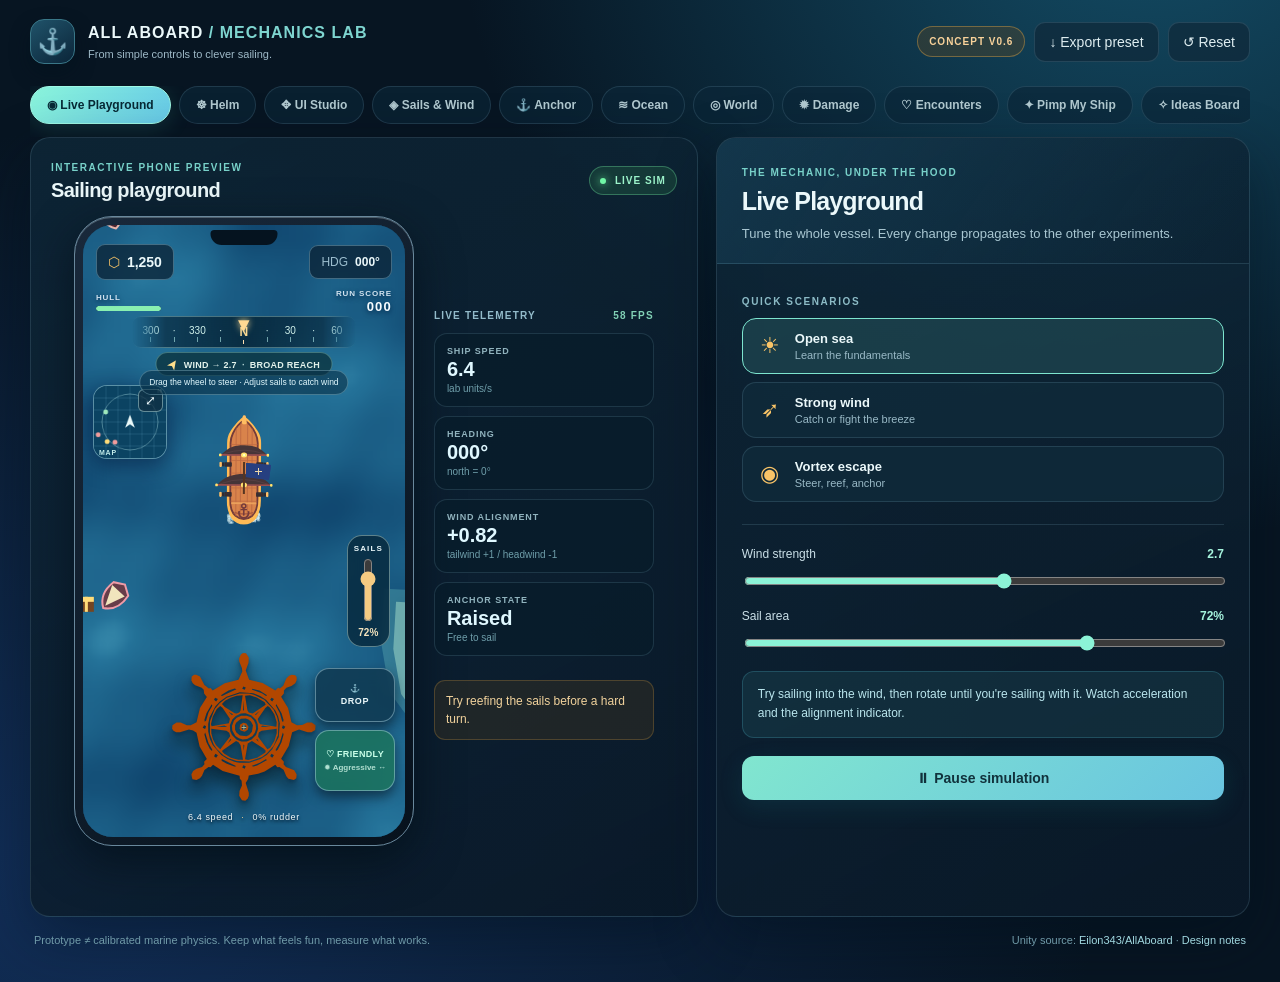
<file: preview/v0.6/index.html>
<!doctype html>
<html lang="en">
<head>
  <meta charset="utf-8">
  <meta name="viewport" content="width=device-width, initial-scale=1, viewport-fit=cover">
  <meta name="theme-color" content="#071725">
  <meta name="description" content="All Aboard Mechanics Lab: hands-on experiments for sailing, wheel steering, sails, anchors, ocean motion, damage and friendly encounters.">
  <title>All Aboard · Mechanics Lab</title>
  <link rel="stylesheet" href="./style.css">
</head>
<body>
  <div class="app-shell">
    <header class="topbar">
      <div class="brand"><span class="brand-mark">⚓</span><div><strong>ALL ABOARD <span class="brand-light">/ MECHANICS LAB</span></strong><small>From simple controls to clever sailing.</small></div></div>
      <div class="top-actions"><span class="build-tag">CONCEPT V0.6</span><button class="subtle-button" id="savePreset" title="Download current tuning as JSON">↓ Export preset</button><button class="subtle-button" id="resetAll" title="Reset simulation and parameters">↺ Reset</button></div>
    </header>

    <div class="tabbar" role="tablist" aria-label="Mechanics">
      <button role="tab" aria-selected="true" class="tab active" data-tab="live">◉ Live Playground</button>
      <button role="tab" aria-selected="false" class="tab" data-tab="helm">☸ Helm</button>
      <button role="tab" aria-selected="false" class="tab" data-tab="layout">✥ UI Studio</button>
      <button role="tab" aria-selected="false" class="tab" data-tab="sails">◈ Sails & Wind</button>
      <button role="tab" aria-selected="false" class="tab" data-tab="anchor">⚓ Anchor</button>
      <button role="tab" aria-selected="false" class="tab" data-tab="ocean">≋ Ocean</button><button role="tab" aria-selected="false" class="tab" data-tab="world">◎ World</button>
      <button role="tab" aria-selected="false" class="tab" data-tab="damage">✹ Damage</button>
      <button role="tab" aria-selected="false" class="tab" data-tab="encounter">♡ Encounters</button>
      <button role="tab" aria-selected="false" class="tab" data-tab="shipyard">✦ Pimp My Ship</button><button role="tab" aria-selected="false" class="tab" data-tab="ideas">✧ Ideas Board</button><button role="tab" aria-selected="false" class="tab" data-tab="review">✓ Mechanics Review</button>
      <button role="tab" aria-selected="false" class="tab" data-tab="loop">↻ Stage Loop</button>
      <button role="tab" aria-selected="false" class="tab" data-tab="planner">▦ Roadmap & Kanban</button>
    </div>

    <main class="workspace">
      <section class="stage" aria-label="Live portrait game preview">
        <div class="stage-heading"><div><span class="eyebrow">INTERACTIVE PHONE PREVIEW</span><h1 id="stageTitle">Sailing playground</h1></div><div class="live-chip"><span class="dot"></span> LIVE SIM</div></div>
        <div class="stage-body">
          <div class="phone">
            <div class="phone-screen" id="phoneScreen">
              <canvas id="seaCanvas" aria-label="Animated top-down sea showing the sailing ship"></canvas><img id="flagGifOverlay" class="flag-gif-live" alt="" hidden>
              <div class="notch"></div>
              <div class="hud">
                <div class="hud-top"><div class="coin-pill" id="coinHud"><span>⬡</span> <strong id="coinValue">1,250</strong></div><div class="heading-pill"><span class="hud-muted">HDG</span> <strong id="headingValue">000°</strong></div></div>
                <div class="hud-bottom"><div id="healthHud"><small>HULL</small><div class="mini-bar"><i id="hpFill"></i></div></div><div class="hud-score" id="scoreHud"><small>RUN SCORE</small><strong id="scoreValue">000</strong></div></div>
              </div>
              <div class="heading-hud" id="headingHud" aria-label="Compass heading strip">
                 <div class="heading-tape" id="headingTape"><div class="heading-marks" id="headingMarks"></div><div class="heading-indicator">▾</div></div>
                 <div class="heading-wind"><span class="wind-direction-arrow" id="windArrow">➤</span> WIND → <strong id="windValue">2.7</strong><span class="heading-separator">·</span><span id="windRelation">TAILWIND</span></div>
               </div>
               <div class="minimap" id="miniMap" aria-label="Mini-map: ship, chest, enemy and vortex">
                <canvas id="miniMapCanvas"></canvas><button id="mapOpenMini" title="Expand world map" aria-label="Expand world map">⤢</button><span>MAP</span>
              </div>
              <div class="play-hint" id="playHint">Drag the wheel to steer · Adjust sails to catch wind</div>
              <div class="world-action" id="chestAction"><button id="collectChest">✦ Collect treasure</button></div><div class="world-action world-ship-action" id="worldShipAction"><button id="worldShipInteract" hidden>♡ Hail friendly ship</button></div>
              <div class="game-controls">
                <div class="helm-control" id="wheelControl" role="slider" tabindex="0" aria-label="Ship's wheel, turn left or right" aria-valuemin="-1080" aria-valuemax="1080" aria-valuenow="0">
                  <div id="helmWheel" class="wheel-art">
                    <img src="./assets/ship-wheel.svg" alt="" draggable="false">
                  </div>
                  <div class="wheel-crosshair">+</div>
                </div>
                <div class="sail-control" id="sailControl"><div class="control-caption">SAILS</div><input id="sailSlider" type="range" min="0" max="100" step="1" value="72" orient="vertical" aria-label="Sail height"><div class="sail-percent" id="sailPercent">72%</div></div>
                <div class="side-controls"><button class="game-btn anchor-btn" id="anchorButton" aria-pressed="false" title="Drop or raise anchor"><span class="anchor-glyph">⚓</span><span id="anchorLabel">DROP</span></button><button class="game-btn mode-btn friendly" id="modeButton" title="Toggle Friendly and Aggressive"><span class="mode-main" id="modeLabel">♡ FRIENDLY</span><span class="mode-alternative" id="modeNextLabel">✹ Aggressive ↔</span></button></div>
              </div>
              <div class="phone-bottomline"><span id="speedValue">0.0</span> speed <span class="separator">·</span> <span id="rudderValue">0%</span> rudder</div><div class="anchor-rope-hud" id="anchorRopeHud" hidden><span>⛓ CHAIN</span><strong id="anchorDistance">0 / 24</strong><div class="chain-meter"><i id="chainFill"></i></div><small id="anchorCondition">Slack</small></div>
            </div>
          </div>
          <div class="telemetry"><div class="telemetry-title">LIVE TELEMETRY <span id="fpsValue">-- FPS</span></div>
            <div class="telemetry-grid">
              <div><small>SHIP SPEED</small><strong id="statSpeed">0.0</strong><span>lab units/s</span></div>
              <div><small>HEADING</small><strong id="statHeading">000°</strong><span>north = 0°</span></div>
              <div><small>WIND ALIGNMENT</small><strong id="statAlignment">--</strong><span>tailwind +1 / headwind -1</span></div>
              <div><small>ANCHOR STATE</small><strong id="statAnchor">Raised</strong><span id="statAnchorInfo">Free to sail</span></div>
            </div>
            <p id="systemTip" class="system-tip">Try reefing the sails before a hard turn.</p>
          </div>
        </div>
      </section>

      <aside class="inspector" aria-label="Mechanic tuning controls">
        <div class="inspector-header"><span class="eyebrow">THE MECHANIC, UNDER THE HOOD</span><h2 id="inspectorTitle">Live Playground</h2><p id="inspectorSubtitle">Tune the whole vessel. Every change propagates to the other experiments.</p></div>

        <section class="panel active" data-panel="live">
          <div class="mini-heading">QUICK SCENARIOS</div>
          <div class="scenario-list"><button class="scenario active" data-scenario="open"><span>☀</span><div><strong>Open sea</strong><small>Learn the fundamentals</small></div></button><button class="scenario" data-scenario="wind"><span>➶</span><div><strong>Strong wind</strong><small>Catch or fight the breeze</small></div></button><button class="scenario" data-scenario="vortex"><span>◉</span><div><strong>Vortex escape</strong><small>Steer, reef, anchor</small></div></button></div>
          <div class="rule"></div>
          <div class="setting"><div class="setting-head"><label for="quickWind">Wind strength</label><output data-value="windStrength">2.7</output></div><input id="quickWind" type="range" min="0" max="5" step=".1" data-setting="windStrength" value="2.7"></div>
          <div class="setting"><div class="setting-head"><label for="quickSails">Sail area</label><output data-value="sail">72%</output></div><input id="quickSails" type="range" min="0" max="100" step="1" data-setting="sail" value="72"></div>
          <div class="callout">Try sailing into the wind, then rotate until you're sailing with it. Watch acceleration and the alignment indicator.</div>
          <button class="wide-button" id="pauseButton">⏸ Pause simulation</button>
        </section>


        <section class="panel" data-panel="layout">
          <div class="explain"><strong>Touch-edit the real game HUD</strong>
            <p>Move and scale controls directly inside the phone preview, or type exact X/Y percentages. The ship and the control behavior stay the same. Switch off editing to test how the new layout feels.</p>
          </div>
          <div class="setting"><label for="layoutTheme">Game button visual theme (prototype)</label>
            <select id="layoutTheme" class="layout-select">
              <option value="classic">Warm wood · nautical</option>
              <option value="glass">Sea glass · lightweight</option>
              <option value="compact">Compact · minimal</option>
            </select>
          </div>
          <button id="layoutEditToggle" class="wide-button" aria-pressed="false">✥ Enable touch editing</button>
          <div class="setting"><label for="layoutElement">Select UI component</label><select id="layoutElement" class="layout-select"></select></div>
          <div class="layout-controls">
            <div class="setting"><div class="setting-head"><label for="layoutXRange">X offset (% of phone)</label><input id="layoutXValue" type="number" min="-48" max="48" step=".5" value="0"></div><input id="layoutXRange" type="range" min="-48" max="48" step=".5" value="0"></div>
            <div class="setting"><div class="setting-head"><label for="layoutYRange">Y offset (% of phone)</label><input id="layoutYValue" type="number" min="-48" max="48" step=".5" value="0"></div><input id="layoutYRange" type="range" min="-48" max="48" step=".5" value="0"></div>
            <div class="setting"><div class="setting-head"><label for="layoutScaleRange">Component scale</label><input id="layoutScaleValue" type="number" min=".55" max="1.8" step=".05" value="1"></div><input id="layoutScaleRange" type="range" min=".55" max="1.8" step=".05" value="1"></div>
          </div>
          <div class="layout-value-readout" id="layoutOutput">Helm wheel · x 0% · y 0% · 1×</div>
          <div class="button-pair"><button id="layoutResetItem" class="outline-button">↺ Reset selected</button><button id="layoutResetAll" class="outline-button">↺ Reset all UI</button></div>
          <div class="button-pair"><button id="layoutExport" class="wide-button">↓ Export UI preset (.json)</button><label class="outline-button import-label" for="layoutImport">↑ Import preset</label><input id="layoutImport" type="file" accept="application/json,.json" hidden></div>
          <div class="world-alert" id="layoutStatus" role="status">Enable editing and drag a highlighted UI component by touch. The layout is saved locally on this device.</div>
          <div class="callout">These offsets are normalized to the phone preview so they can later guide Unity RectTransforms. They are not yet production anchors/safe-area rules. Validate both tall and 16:9 screens.</div>
        </section>
        <section class="panel" data-panel="helm">
          <div class="explain"><strong>1080° left / right</strong><p>Grab the wheel and rotate it up to three turns in either direction. Release it to spring back to center while the ship keeps its momentum.</p></div>
          <div class="setting"><div class="setting-head"><label for="steerSensitivity">Steering sensitivity</label><output data-value="steerSensitivity">1.00×</output></div><input id="steerSensitivity" type="range" min=".25" max="3" step=".05" data-setting="steerSensitivity" value="1"></div>
          <div class="setting"><div class="setting-head"><label for="wheelReturn">Wheel self-centering</label><output data-value="wheelReturn">2.8</output></div><input id="wheelReturn" type="range" min=".5" max="8" step=".1" data-setting="wheelReturn" value="2.8"></div>
          <div class="setting"><div class="setting-head"><label for="rudderResponse">Rudder response</label><output data-value="rudderResponse">6.0</output></div><input id="rudderResponse" type="range" min=".5" max="14" step=".1" data-setting="rudderResponse" value="6"></div><div class="setting"><div class="setting-head"><label for="yawResponse">Hull turn inertia</label><output data-value="yawResponse">5.0</output></div><input id="yawResponse" type="range" min="1" max="14" step=".5" data-setting="yawResponse" value="5"></div>
          <div class="setting"><div class="setting-head"><label for="windDrive">Wind propulsion / acceleration</label><output data-value="windDrive">1.00</output></div><input id="windDrive" type="range" min=".25" max="2.0" step=".05" data-setting="windDrive" value="1"></div>
          <div class="setting"><div class="setting-head"><label for="waterDrag">Forward hull resistance</label><output data-value="waterDrag">1.00</output></div><input id="waterDrag" type="range" min=".35" max="2.1" step=".05" data-setting="waterDrag" value="1"></div>
          <div class="physics-readout">NEW SAILING: <strong id="tailwindBoostInfo">Tailwind = maximum</strong> · <strong>Slower acceleration, speed-limited rudder</strong></div>
          <div class="setting"><div class="setting-head"><label for="lateralDrag">Keel / lateral resistance</label><output data-value="lateralDrag">5.5</output></div><input id="lateralDrag" type="range" min=".5" max="11" step=".5" data-setting="lateralDrag" value="5.5"></div>
          <div class="physics-readout">FORWARD <strong id="forwardSpeedValue">0.0</strong> · SIDE SLIP <strong id="sideSpeedValue">0.0</strong> · SAIL EFFICIENCY <strong id="sailEfficiencyValue">0%</strong></div>
          <div class="setting"><div class="setting-head"><label for="deadzone">Center dead zone</label><output data-value="deadzone">2%</output></div><input id="deadzone" type="range" min="0" max="20" step="1" data-setting="deadzone" value="2"></div>
          <div class="reading">WHEEL ROTATION <strong id="wheelReading">0°</strong><div class="reading-track"><i id="wheelReadingBar"></i></div>ACTUAL RUDDER <strong id="rudderReading">0%</strong></div>
          <p class="tipline">Keyboard: ← / → to steer, ↑ / ↓ for sails. Optional vibration feedback on compatible Android browsers.</p>
          <label class="switch-line"><input type="checkbox" id="hapticToggle" checked> Enable haptics where available</label>
        </section>

        <section class="panel" data-panel="sails">
          <div class="explain"><strong>Wind is directional</strong><p>The closer the ship heading is to the wind's travel direction, the stronger its downwind propulsion. Headwinds suppress sail thrust, while currents can still move the hull.</p></div>
          <div class="setting"><div class="setting-head"><label for="windStrength">Wind strength</label><output data-value="windStrength">2.7</output></div><input id="windStrength" type="range" min="0" max="5" step=".1" data-setting="windStrength"></div>
          <div class="setting"><div class="setting-head"><label for="windDirection">Wind TO direction</label><output data-value="windDirection">35°</output></div><input id="windDirection" type="range" min="0" max="359" step="1" data-setting="windDirection"></div>
          <div class="setting"><div class="setting-head"><label for="sailArea">Sail area</label><output data-value="sail">72%</output></div><input id="sailArea" type="range" min="0" max="100" step="1" data-setting="sail"></div>
          <div class="setting"><div class="setting-head"><label for="baseThrust">Base drift / auxiliary thrust</label><output data-value="baseThrust">0.1</output></div><input id="baseThrust" type="range" min="0" max="1" step=".05" data-setting="baseThrust"></div>
          <div class="wind-visual"><div class="wind-dial"><span class="dial-compass">N</span><div class="dial-ship">▲</div><div class="dial-wind" id="dialWind">➤</div></div><div><small>WIND ALIGNMENT</small><strong id="alignmentReading">--</strong><p id="alignmentDescription">Turn toward the wind arrow to catch a tailwind.</p></div></div>
          <div class="callout">Arcade sailing model: these are tunable game-feel forces, not a physically calibrated sailing simulation. Real sailboats can tack upwind.</div>
        </section>

        <section class="panel" data-panel="anchor">
          <div class="explain"><strong>A chain with a real maximum length</strong><p>Throw the anchor, watch it splash, then drift freely while the chain is slack. Once the chain is fully extended it holds you within a circle. Excessive force makes the anchor drag across the seabed.</p></div><div class="chain-explainer"><span>⚓ Seabed anchor</span><span>⛓ Adjustable chain</span><span>⛵ Ship</span></div><div class="rope-live">Chain distance: <strong id="anchorDistanceInspector">0 / 70</strong> · Tension: <strong id="anchorTension">0%</strong></div>
          <button id="anchorInspector" class="wide-button">⚓ Drop / raise anchor</button>
          <div class="setting"><div class="setting-head"><label for="anchorGrip">Anchor holding force</label><output data-value="anchorGrip">185</output></div><input id="anchorGrip" type="range" min="50" max="400" step="5" data-setting="anchorGrip"></div>
          <div class="setting"><div class="setting-head"><label for="anchorLine">Anchor chain length</label><output data-value="anchorLine">70</output></div><input id="anchorLine" type="range" min="12" max="140" step="1" data-setting="anchorLine"></div>
          <div class="setting"><div class="setting-head"><label for="ropeStiffness">Chain stiffness</label><output data-value="ropeStiffness">9.0</output></div><input id="ropeStiffness" type="range" min="3" max="20" step="1" data-setting="ropeStiffness"></div>
          <div class="setting"><div class="setting-head"><label for="ropeDamping">Chain damping</label><output data-value="ropeDamping">6.0</output></div><input id="ropeDamping" type="range" min="1" max="18" step="1" data-setting="ropeDamping"></div>
          <div class="setting"><div class="setting-head"><label for="vortexStrength">Vortex pull</label><output data-value="vortexStrength">1.0</output></div><input id="vortexStrength" type="range" min="0" max="3" step=".1" data-setting="vortexStrength"></div>
          <div class="setting"><div class="setting-head"><label for="currentStrength">Current drift</label><output data-value="currentStrength">.3</output></div><input id="currentStrength" type="range" min="0" max="3" step=".1" data-setting="currentStrength"></div>
          <div class="button-pair"><button class="outline-button" id="spawnVortex">◉ Move vortex nearby</button><button class="outline-button" id="clearVortex">✕ Clear vortex</button></div>
          <div class="callout">Simplified assumption: this prototype always permits anchoring at the current position. Seabed depth and anchor-setting time come later.</div>
        </section>

        <section class="panel" data-panel="ocean">
          <div class="explain"><strong>One shared OceanField</strong><p>Water layers scroll with the ship; the ship and anchor disturb the surface, and a vortex applies the same local flow force used by the vessel simulation. This is a lightweight stylized field, not a full fluid solver.</p></div>
          <div class="setting"><div class="setting-head"><label for="waveHeight">Wave height</label><output data-value="waveHeight">0.7</output></div><input id="waveHeight" type="range" min="0" max="2" step=".1" data-setting="waveHeight"></div>
          <div class="setting"><div class="setting-head"><label for="waveDetail">Wave density</label><output data-value="waveDetail">22</output></div><input id="waveDetail" type="range" min="6" max="44" step="1" data-setting="waveDetail"></div>
          <div class="setting"><div class="setting-head"><label for="wavePush">Wave → vessel force</label><output data-value="wavePush">0.7</output></div><input id="wavePush" type="range" min="0" max="2" step=".05" data-setting="wavePush"></div>
          <div class="setting"><div class="setting-head"><label for="wakeStrength">Ship wake</label><output data-value="wakeStrength">1.0</output></div><input id="wakeStrength" type="range" min="0" max="2" step=".1" data-setting="wakeStrength"></div>
          <div class="button-pair"><button class="outline-button" id="rippleButton">◎ Add ripple</button><button class="outline-button" id="stormButton">☁ Storm preset</button></div>
          <div class="mini-heading">WATER BASELINE · V0.5</div>
          <div class="button-pair"><button id="waterSnapshot" class="outline-button">↓ Snapshot water PNG</button><button id="waterJsonExport" class="outline-button">↓ Export water settings JSON</button></div><button id="waterBaseline" class="outline-button">↺ Restore V0.5 water tuning</button>
          <div class="metric-note" id="waterBaselineStatus">Visual baseline preserved: our original 2D procedural wave field. New land masking prevents foam/ripples from passing over island terrain.</div>
          <div class="metric-note">Canvas 2D · Procedural visual approximation · Frame-rate-independent motion. The water surface is not a full fluid simulation.</div>
        </section>


        <section class="panel" data-panel="world">
          <div class="explain"><strong>Endless, reproducible worlds</strong>
            <p>Generate a shareable world from a seed. Islands, friendly/hostile ships and treasures are stable per chunk. Only nearby chunks are loaded. A rare Kraken can emerge and even swallow nearby NPC ships.</p>
          </div>
          <div class="mini-heading">YOUR WORLD SEED</div>
          <div class="seed-row"><input id="worldSeed" type="text" maxlength="52" value="ALL-ABOARD" aria-label="Procedural world seed" spellcheck="false" placeholder="Type a world name">
            <button id="worldGenerate" class="wide-button">Generate</button></div>
          <div class="button-pair"><button id="worldRandom" class="outline-button">⚄ Random seed</button><button id="worldShare" class="outline-button">⧉ Copy seed link</button></div>
          <div class="world-counters">
            <div><small>CHUNKS CACHED</small><strong id="worldChunks">0</strong></div>
            <div><small>ISLANDS NEAR</small><strong id="worldIslands">0</strong></div>
            <div><small>OTHER SHIPS</small><strong id="worldShips">0</strong></div>
            <div><small>TREASURES</small><strong id="worldTreasures">0</strong></div>
          </div>
          <div class="setting"><div class="setting-head"><label for="worldIslandDensity">Island density</label><output id="worldIslandDensityValue">1.0×</output></div><input id="worldIslandDensity" type="range" min="0" max="2.5" step=".25" value="1"></div>
          <div class="setting"><div class="setting-head"><label for="worldShipDensity">Ship density</label><output id="worldShipDensityValue">1.0×</output></div><input id="worldShipDensity" type="range" min="0" max="2.5" step=".25" value="1"></div>
          <div class="setting"><div class="setting-head"><label for="worldTreasureDensity">Treasure density</label><output id="worldTreasureDensityValue">1.0×</output></div><input id="worldTreasureDensity" type="range" min="0" max="2.5" step=".25" value="1"></div>
          <label class="switch-line"><input id="worldKrakenEnabled" type="checkbox" checked> Rare secret Kraken events (about 1.8% of chunks)</label>
          <label class="switch-line"><input id="worldChunkGrid" type="checkbox"> Show chunk boundaries (debug)</label>
          <div class="button-pair"><button id="worldExplore" class="outline-button">➤ Explore next chunk</button><button id="worldSummonKraken" class="outline-button">🐙 Test Kraken</button></div>
          <div class="kraken-lab-status" id="krakenLabStatus">🐙 Kraken arm lab: summon nearby, wait for warning, then shoot the grabbing arm.</div>
          <button id="krakenShootArm" class="outline-button">✹ Test firing at grabbing tentacle</button>
          <div class="button-pair"><button id="mapOpenWorld" class="wide-button">⤢ Expand generated world map</button></div>
          <p class="tipline">Expanded map: drag to pan, zoom to explore, toggle POIs and hostile/friendly heatmap layers. Rendering never changes the live chunk cache.</p>
          <div class="world-alert" id="worldAlert" role="status">Sail to discover islands, trade ships and hidden treasure.</div>
          <div class="callout">Seed + generation version + coordinates reproduce placements; treasure pickup state belongs to this play session. The Kraken is deliberately uncommon. This is an arcade island generator, not real geography.</div>
        </section>
        <section class="panel" data-panel="damage">
          <div class="explain"><strong>Which damage system feels playful?</strong><p>Switch models without committing to one design. Tap cells using an attack pattern, then compare what happens at different enemy levels.</p></div>
          <div class="segmented" role="group" aria-label="Damage model"><button class="active" data-damage-model="grid">Grid HP</button><button data-damage-model="modules">Modules</button><button data-damage-model="core">Core target</button><button data-damage-model="chain">Chain combo</button></div>
          <div class="setting"><div class="setting-head"><label for="enemyLevel">Enemy level</label><output id="enemyLevelValue">Lv. 1</output></div><input id="enemyLevel" type="range" min="1" max="5" value="1"></div>
          <div class="attack-buttons" role="group" aria-label="Attack pattern"><button class="active" data-weapon="cannon">💣 Cannon</button><button data-weapon="broadside">💥 Broadside</button><button data-weapon="fire">🔥 Fire</button><button data-weapon="repair">🔧 Repair</button></div>
          <div class="damage-head"><strong id="damageObjective">Destroy all cells</strong><span id="damageHealth">75 / 75</span></div>
          <div class="damage-turn">TURN <strong id="damageTurn">0</strong> <span>· every repair spends a turn</span></div>
          <div class="damage-modules">⛵ ENEMY SAILS <strong id="enemySailsStatus">100%</strong> · ✹ CANNONS <strong id="enemyCannonsStatus">100%</strong> · ☸ RUDDER <strong id="enemyRudderStatus">100%</strong></div>
          <div class="mini-heading">TEST SHIP COMPONENT FAILURE</div>
          <div class="module-test-controls"><button data-test-module="sails">⛵ Hit OUR sails</button><button data-test-module="cannons">✹ Hit OUR guns</button><button data-test-module="rudder">☸ Hit OUR rudder</button><button id="repairOwn" class="outline-button">🔧 Repair our ship</button></div>
          <p class="tipline">These tests affect the main gameplay preview: sails lose propulsion, rudder loses authority, and damaged guns cannot fire.</p><div class="damage-progress"><i id="damageHealthFill"></i></div>
          <div class="damage-board" id="damageBoard" aria-label="Interactive damage cells"></div>
          <div class="damage-status" id="damageStatus" aria-live="polite">Tap a tile to test an attack pattern.</div>
          <div class="button-pair"><button id="fireTick" class="outline-button">↻ Advance turn</button><button id="damageReset" class="outline-button">↺ New enemy</button><button id="enemyRepair" class="outline-button">🔧 Enemy repairs (1 turn)</button></div>
        </section>

        <section class="panel" data-panel="encounter">
          <div class="explain"><strong>Two short interactions, two playstyles</strong><p>Aggressive play rewards positioning and disabling modules. Friendly play is a small choice puzzle: understand what the other ship needs, then offer the right resource.</p></div>
          <div class="segmented" role="group" aria-label="Encounter type"><button class="active" data-encounter="friendly">♡ Befriend</button><button data-encounter="aggressive">✹ Attack</button></div>
          <div class="encounter-card" id="encounterCard">
            <div class="encounter-ship">⛵</div><small>VESSEL IN RANGE</small><h3 id="encounterName">The Wandering Gull</h3><p id="encounterPrompt">Our crew has been sailing for days. We urgently need fresh provisions.</p>
            <div class="trust-meter"><span id="relationLabel">TRUST</span><div><i id="trustFill"></i></div><strong id="trustValue">30%</strong></div>
            <div class="choice-grid" id="encounterChoices"></div>
            <p id="encounterResult" class="encounter-result" aria-live="polite">Pick the right offer for this captain.</p>
          </div>
          <button class="outline-button full" id="nextEncounter">↻ Next encounter</button>
          <div class="callout">Prototype-friendly puzzle: information + tradeoffs, not a random success percentage. Later, alliances could affect trading routes, escorts, and rescue.</div>
        </section>

        <section class="panel" data-panel="shipyard">
          <div class="explain"><strong>Your actual ship, as separate pieces</strong><p>The preview uses the original SVG hull, two sails, four cannons and anchor from the Unity team repo. Toggle parts to inspect your ship, then experiment with hull types and sail colors.</p></div><div class="mini-heading">ORIGINAL SHIP PARTS</div><div class="ship-parts-gallery" id="shipPartsGallery"></div><p class="tipline">Click a part to show or hide it. This tests a modular ship renderer, not an in-game inventory.</p>
          <div class="mini-heading">HULL</div><div class="upgrade-row" data-upgrade="hull"><button data-part="hull" data-choice="classic" class="active">Classic <small>Balanced</small></button><button data-part="hull" data-choice="light">Swift <small>+ speed</small></button><button data-part="hull" data-choice="armored">Armored <small>+ hull</small></button></div>
          <div class="mini-heading">SAIL SHAPE / RIG</div>
          <div class="upgrade-row" data-upgrade="rig"><button data-rig="square" class="active">Square <small>Balanced</small></button><button data-rig="lateen">Lateen <small>Better to windward</small></button><button data-rig="storm">Storm <small>Control in wind</small></button></div>
          <div class="mini-heading">SAILS</div><div class="upgrade-row" data-upgrade="sails"><button data-part="sails" data-choice="cream" class="active">Ivory <small>Classic</small></button><button data-part="sails" data-choice="scarlet">Crimson <small>Cosmetic</small></button><button data-part="sails" data-choice="azure">Azure <small>Cosmetic</small></button></div>
          <div class="mini-heading">FLAG WORKSHOP — MAST ATTACHMENT</div>
          <div class="flag-editor flag-workshop">
            <div class="flag-mast-select">
              <button class="active" data-flag-mast="front" aria-pressed="false">⚑ Front mast</button>
              <button class="active" data-flag-mast="rear" aria-pressed="true">⚑ Rear mast</button>
            </div>
            <div class="flag-workshop-preview">
              <div><small>PAINT (48 × 32 PIXELS)</small><canvas id="flagPaintCanvas" width="48" height="32" aria-label="Touch to paint your flag"></canvas></div>
              <div><small>PREVIEW</small><div class="flag-preview-stack"><canvas id="flagPreviewCanvas" width="96" height="64"></canvas><img id="flagPreviewGif" alt="Animated GIF preview" hidden></div><small id="flagMastStatus">Rear mast</small></div>
            </div>
            <div class="flag-tools">
              <label for="flagBrushColor">Brush <input id="flagBrushColor" type="color" value="#f5d68b"></label>
              <label for="flagBrushSize">Size <input id="flagBrushSize" type="range" min="1" max="8" step="1" value="1"></label>
              <button id="flagEraser" class="outline-button" aria-pressed="false">⌫ Eraser</button>
              <button id="flagUndo" class="outline-button">↶ Undo</button>
              <button id="flagFill" class="outline-button">▣ Fill</button>
              <button id="flagUsePaint" class="outline-button">✎ Use painting</button>
            </div>
            <div class="mini-heading">OTHER FLAG OPTIONS</div>
            <div class="flag-form">
              <label for="flagCaption">Monogram <input id="flagCaption" type="text" maxlength="3" placeholder="AA" value="AA"></label>
              <label for="flagColor">Background <input id="flagColor" type="color" value="#263f80"></label>
            </div>
            <div class="button-pair"><button id="flagUseMonogram" class="outline-button">Use monogram</button><button id="flagClear" class="outline-button">Reset flag</button></div>
            <label class="upload-row" for="flagUpload">Upload photo / animated GIF (max 3 MB)</label>
            <input id="flagUpload" type="file" accept="image/png,image/jpeg,image/webp,image/gif">
            <div class="button-pair"><button id="flagExportPng" class="outline-button">↓ Export PNG</button><div class="flag-mode-note">Using: <strong id="flagCurrentMode">Pixel painting</strong></div></div>
            <div id="flagWorkshopStatus" class="flag-workshop-status" role="status">Your flag will follow the chosen mast as the ship turns. Use paint, initials, or upload.</div>
            <p class="tipline">Photos are resized for the flag. GIFs animate in the browser as a DOM image attached to the mast; Unity would require a separate animation import. No uploads to a server.</p>
          </div>
          <div class="mini-heading">CANNONS</div><div class="upgrade-row" data-upgrade="cannons"><button data-part="cannons" data-choice="balanced" class="active">Standard <small>Balanced</small></button><button data-part="cannons" data-choice="rapid">Rapid <small>Fast reload</small></button><button data-part="cannons" data-choice="heavy">Heavy <small>+ impact</small></button></div>
          <div class="ship-stats"><div><span>SPEED</span><strong id="upgradeSpeed">★★★☆☆</strong></div><div><span>HULL</span><strong id="upgradeHull">★★★☆☆</strong></div><div><span>FIREPOWER</span><strong id="upgradePower">★★★☆☆</strong></div></div>
          <button id="resetUpgrades" class="outline-button full">↺ Reset customization</button>
        </section>
        <section class="panel" data-panel="ideas">
          <div class="explain"><strong>Mechanics worth testing with Eilon</strong><p>Not features we have committed to: these are tiny prototypes/hypotheses for deeper play without adding more buttons. Shortlist the ideas you like, then export a team-review note.</p></div>
          <div class="idea-list" id="ideasList"></div>
          <div class="idea-summary"><strong id="ideaCount">0 shortlisted</strong><button class="wide-button" id="exportIdeas">↓ Export ideas for Eilon</button></div>
        </section>

        <section class="panel" data-panel="review">
          <div class="explain"><strong>Choose what really belongs in the Unity game</strong>
            <p>Mark each mechanic as Keep, Refine, Test, Later, or Reject. Add notes from phone playtests with Eilon, then export a C# implementation brief. Everything starts unapproved; the website doesn't decide for you.</p>
          </div>
          <div class="review-summary">
            <div><small>KEEP</small><strong id="reviewKeep">0</strong></div>
            <div><small>REFINE</small><strong id="reviewRefine">0</strong></div>
            <div><small>TEST</small><strong id="reviewTest">0</strong></div>
            <div><small>LATER</small><strong id="reviewLater">0</strong></div>
            <div><small>REJECT</small><strong id="reviewReject">0</strong></div>
          </div>
          <div class="review-hint" id="reviewUnityWarning">Select the mechanics you want to take to Unity.</div>
          <div id="mechanicsReviewList" class="review-list"></div>
          <div class="button-pair"><button id="reviewExport" class="wide-button">↓ Export Unity brief</button><button id="reviewReset" class="outline-button">↺ Reset decisions</button></div>
          <div class="callout">The exported brief describes approved behavior, C# candidates, and test criteria. Browser JavaScript is not copied directly to Unity, and deferred Fleet / Rescue / Intercept remain later-phase mechanics.</div>
        </section>

        <section class="panel" data-panel="loop">
          <div class="explain"><strong>Eilon's fused loop: stages + optional endless risk</strong>
            <p>Complete a stage objective, then decide whether to <b>cash out</b> or <b>stay at sea</b> for harder waves and improved rewards. The guaranteed stage reward stays safe; only optional unbanked rewards are at risk.</p>
          </div>
          <div class="loop-rule">OBJECTIVE <span>→</span> CHOICE <span>→</span> LEAVE / STAY <span>→</span> SAVE / RISK</div>
          <div class="loop-head">
            <div><small>STAGE</small><strong id="loopStage">1</strong></div>
            <div class="loop-phase"><small>STATUS</small><strong id="loopPhase">OBJECTIVE</strong></div>
            <div><small>RISK WAVE</small><strong id="loopWave">0</strong></div>
          </div>
          <div class="loop-objective">
            <span class="mini-heading">CURRENT OBJECTIVE</span>
            <h3 id="loopObjective">Reach the trade passage</h3>
            <p id="loopObjectiveHint">Navigate around the reef</p>
            <div class="loop-reward">Guaranteed reward <strong>+<span id="loopGuaranteed">50</span> coins</strong></div>
          </div>
          <div class="loop-wallet">
            <div><small>BANKED / SAFE</small><strong id="loopBanked">0</strong><span>Coins protected</span></div>
            <div><small>UNBANKED / AT RISK</small><strong id="loopPending">0</strong><span>Lost on defeat</span></div>
          </div>
          <div class="loop-danger">
            <div class="setting-head"><span>Danger <strong id="loopRiskTier">Safe</strong></span><strong id="loopDifficulty">0.9</strong></div>
            <div class="loop-meter"><div id="loopDifficultyBar"></div></div>
            <div class="loop-potential"><span>Potential next bonus <b id="loopPotential">+29</b></span><span>Time in current wave <b id="loopAtSea">0s</b></span></div>
          </div>
          <div class="loop-actions">
            <button id="loopCompleteObjective" class="wide-button">✓ Complete objective (lab test)</button>
            <button id="loopLeave" class="wide-button">⌂ Leave & bank rewards</button>
            <button id="loopStay" class="outline-button">🔥 Stay · Higher stakes</button>
            <button id="loopAdvance10" class="outline-button">＋ Simulate 10s at sea</button>
            <button id="loopSurvive" class="wide-button">✓ Survive this risk wave</button>
            <button id="loopFail" class="outline-button">✕ Test losing the extra round</button>
            <button id="loopResume" class="wide-button">↻ Resume same stage</button>
            <button id="loopNextStage" class="outline-button">→ Start next stage</button>
            <button id="loopReset" class="outline-button">↺ Reset loop demo</button>
          </div>
          <div class="loop-event" id="loopLastEvent" role="status">Start the objective.</div>
          <div class="callout">This is an interactive rules prototype independent of the live ship. Buttons simulate encounter outcomes; no random win percentages or production reward balance are implied. Browser-local checkpoint data is stored for this demo.</div>
          <div class="mini-heading">10-SECOND FIRST-RUN TUTORIAL — STORYBOARD</div>
          <div class="tutorial-shell">
            <div class="tutorial-hint"><div id="tutorialHintIcon">☸</div><div><strong id="tutorialHintTitle">STEER</strong><p id="tutorialHintDescription">Drag the wheel to steer.</p></div></div>
            <div class="tutorial-time"><span id="tutorialTime">0.0 / 10s</span><div class="tutorial-progress"><div id="tutorialProgress"></div></div></div>
            <div class="tutorial-steps" id="tutorialSteps"></div>
            <div class="button-pair"><button id="tutorialReplay" class="wide-button">▶ Play 10s tutorial</button><button id="tutorialNext" class="outline-button">Step</button><button id="tutorialSkip" class="outline-button">Skip</button></div>
          </div>
          <p class="tipline">Our tutorial should eventually appear as light prompts over the live game, not as a separate mandatory ten-second cutscene.</p>
        </section>
        <section class="panel" data-panel="planner">
          <div class="explain"><strong>Our roadmap: from idea → test → Unity</strong>
            <p>Select a mechanic to read its <b>full plan</b>. Add only the chosen ideas to a local Kanban. This is a <b>planning board</b>, not an automatic Jira writer. We found the real All Aboard! Jira project: SCRUM.</p>
          </div>
          <div class="roadmap-phases">
            <div><strong>01 · CORE</strong><small>Sail, objective, Stay/Leave, checkpoint</small></div>
            <div><strong>02 · COMBAT</strong><small>Spatial damage, trajectories, auto-cannons</small></div>
            <div><strong>03 · REVIEW</strong><small>Android tests, Eilon + Dor approval, Unity</small></div>
            <div><strong>04 · EXPAND</strong><small>Reputation, followers, ammo, Kraken arms</small></div>
          </div>
          <div class="mini-heading">MECHANIC LIBRARY</div>
          <div class="planner-filters">
            <input id="plannerSearch" type="search" placeholder="Search mechanics..." aria-label="Search mechanics">
            <div class="button-pair"><select id="plannerPhase" aria-label="Filter by phase"><option value="all">All phases</option><option value="Core">Core</option><option value="After Core">After Core</option></select>
            <select id="plannerCategory" aria-label="Filter by category"><option value="all">All categories</option></select></div>
          </div>
          <div class="planner-count" id="plannerCatalogCount">14 plans</div>
          <div class="planner-catalog" id="plannerCatalog"></div>
          <div class="planner-detail" id="plannerDetail">
            <div class="planner-detail-header">
              <div><small id="plannerDetailCategory">Game Loop</small><h3 id="plannerDetailTitle">Stage + Endless Stay-or-Leave Loop</h3></div>
              <span id="plannerDetailPhase">Core</span>
            </div>
            <div class="planner-effort" id="plannerDetailEffort">Effort M · P0</div>
            <p id="plannerDetailSummary"></p>
            <div class="planner-detail-sub"><strong>Player's decision</strong><p id="plannerDetailDecision"></p></div>
            <div class="planner-detail-sub"><strong>Prototype to test</strong><p id="plannerDetailPrototype"></p></div>
            <div class="planner-detail-sub"><strong>Minimum viable behavior</strong><ul id="plannerDetailMvp"></ul></div>
            <div class="planner-detail-sub"><strong>Acceptance tests</strong><ul id="plannerDetailAcceptance"></ul></div>
            <div class="planner-detail-sub"><strong>Dependencies</strong><p id="plannerDetailDependencies"></p></div>
            <div class="planner-detail-sub"><strong>Proposed Unity classes</strong><p id="plannerDetailUnity"></p></div>
            <div class="button-pair"><button id="plannerAdd" class="wide-button">＋ Add to Kanban</button><button id="plannerCopyJira" class="outline-button">⧉ Copy Jira ticket</button></div>
          </div>
          <div class="mini-heading">LOCAL KANBAN — PLANNING ONLY</div>
          <div class="planner-count" id="plannerBoardCount">0 mechanics on board</div>
          <div id="plannerBoard" class="planner-board"></div>
          <div class="planner-board-tools">
            <button id="plannerExportMd" class="wide-button">↓ Export Jira-ready backlog (.md)</button>
            <div class="button-pair"><button id="plannerExportJson" class="outline-button">↓ Export board JSON</button><label for="plannerImportJson" class="outline-button import-label">↑ Import board JSON</label><input id="plannerImportJson" type="file" accept="application/json,.json" hidden></div>
            <button id="plannerReset" class="outline-button">↺ Clear local board</button>
          </div>
          <div class="world-alert" id="plannerStatus" role="status">Select mechanics above to add them to the board.</div>
          <div class="callout">Board cards and notes are saved on this browser/device. Export JSON to share with Eilon, or copy a Jira-ready issue for the SCRUM project. The public website does not store an Atlassian access token and cannot silently create Jira issues. No Unity changes are made here.</div>
        </section>
      </aside>
    </main>


    <section class="world-map-modal" id="mapModal" aria-label="Expanded procedural world map" role="dialog" aria-modal="true" hidden>
      <div class="world-map-window">
        <div class="world-map-header"><div><small>SEED WORLD EXPLORER</small><h2>All Aboard · World Map</h2><p>Seed <strong id="mapSeedLabel">ALL-ABOARD</strong> · Center <span id="mapMapCoords">0, 0</span></p></div><button id="mapClose" aria-label="Close map">✕</button></div>
        <div class="world-map-main">
          <div class="world-map-canvas-wrap"><canvas id="mapExplorerCanvas" aria-label="Pan and zoom map with islands, ships and treasure"></canvas></div>
          <div class="world-map-options">
            <div class="map-options-line"><label for="mapZoom">Zoom</label><input id="mapZoom" type="range" min=".18" max="1.6" step=".04" value=".42"><strong id="mapZoomValue">42%</strong></div>
            <div class="map-option-buttons"><button id="mapRecenter">⌖ Recenter on ship</button><label><input id="mapFollow" type="checkbox" checked> Follow ship</label></div>
            <div class="map-layer-list">
              <label><input id="mapShowIsland" type="checkbox" checked> 🏝 Islands</label>
              <label><input id="mapShowShip" type="checkbox" checked> ⛵ Ships</label>
              <label><input id="mapShowTreasure" type="checkbox" checked> ✦ Treasures</label>
              <label><input id="mapShowKraken" type="checkbox" checked> 🐙 Kraken</label>
              <label><input id="mapHeatEnemy" type="checkbox" checked> <span class="map-swatch hostile"></span> Hostile heat</label>
              <label><input id="mapHeatAlly" type="checkbox" checked> <span class="map-swatch friendly"></span> Friendly heat</label>
            </div>
            <div class="map-selection" id="mapSelection" role="status">Tap an object to inspect its world coordinates.</div>
            <div class="planner-count" id="mapFeatureCount">0 POIs shown</div>
            <div id="mapPoiList" class="map-poi-list"></div>
          </div>
        </div>
        <small class="map-disclaimer">Map generation is read-only. The same seed produces the same landmarks; heatmaps show approximate nearby ship density, not omniscient strategic information in the final game.</small>
      </div>
    </section>
    <footer class="footer"><span>Prototype ≠ calibrated marine physics. Keep what feels fun, measure what works.</span><span>Unity source: <a href="https://github.com/Eilon343/AllAboard" target="_blank" rel="noopener">Eilon343/AllAboard</a> · <a href="./DESIGN.md">Design notes</a></span></footer>
  </div>
  <script src="./ocean.js" defer></script>
  <script src="./vessel.js" defer></script>
  <script src="./world.js" defer></script>
  <script src="./kraken-grapple.js" defer></script>
  <script src="./flag-workshop.js" defer></script>
  <script src="./mechanics-review.js" defer></script>
  <script src="./app.js" defer></script>
  <script src="./ui-layout.js" defer></script>
  <script src="./map-explorer.js" defer></script>
  <script src="./mechanic-catalog.js" defer></script>
  <script src="./stage-loop.js" defer></script>
  <script src="./roadmap-board.js" defer></script>
</body>
</html>
</file>
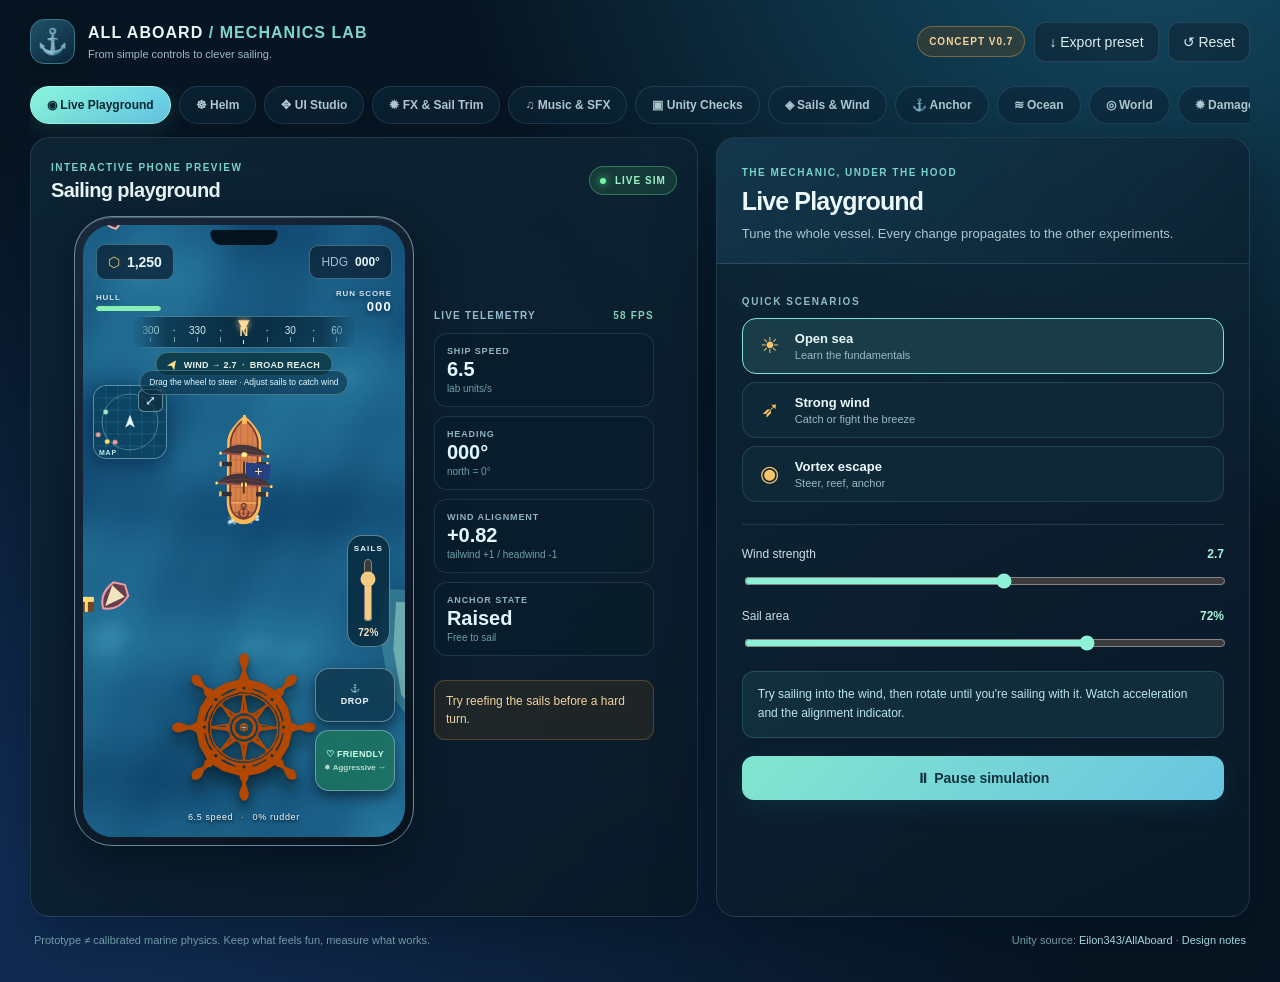
<file: preview/v0.7/index.html>
<!doctype html>
<html lang="en">
<head>
  <meta charset="utf-8">
  <meta name="viewport" content="width=device-width, initial-scale=1, viewport-fit=cover">
  <meta name="theme-color" content="#071725">
  <meta name="description" content="All Aboard Mechanics Lab: hands-on experiments for sailing, wheel steering, sails, anchors, ocean motion, damage and friendly encounters.">
  <title>All Aboard · Mechanics Lab</title>
  <link rel="stylesheet" href="./style.css">
</head>
<body>
  <div class="app-shell">
    <header class="topbar">
      <div class="brand"><span class="brand-mark">⚓</span><div><strong>ALL ABOARD <span class="brand-light">/ MECHANICS LAB</span></strong><small>From simple controls to clever sailing.</small></div></div>
      <div class="top-actions"><span class="build-tag">CONCEPT V0.7</span><button class="subtle-button" id="savePreset" title="Download current tuning as JSON">↓ Export preset</button><button class="subtle-button" id="resetAll" title="Reset simulation and parameters">↺ Reset</button></div>
    </header>

    <div class="tabbar" role="tablist" aria-label="Mechanics">
      <button role="tab" aria-selected="true" class="tab active" data-tab="live">◉ Live Playground</button>
      <button role="tab" aria-selected="false" class="tab" data-tab="helm">☸ Helm</button>
      <button role="tab" aria-selected="false" class="tab" data-tab="layout">✥ UI Studio</button>
      <button role="tab" aria-selected="false" class="tab" data-tab="feel">✹ FX &amp; Sail Trim</button>
      <button role="tab" aria-selected="false" class="tab" data-tab="audio">♫ Music &amp; SFX</button>
      <button role="tab" aria-selected="false" class="tab" data-tab="unity">▣ Unity Checks</button>
      <button role="tab" aria-selected="false" class="tab" data-tab="sails">◈ Sails & Wind</button>
      <button role="tab" aria-selected="false" class="tab" data-tab="anchor">⚓ Anchor</button>
      <button role="tab" aria-selected="false" class="tab" data-tab="ocean">≋ Ocean</button><button role="tab" aria-selected="false" class="tab" data-tab="world">◎ World</button>
      <button role="tab" aria-selected="false" class="tab" data-tab="damage">✹ Damage</button>
      <button role="tab" aria-selected="false" class="tab" data-tab="encounter">♡ Encounters</button>
      <button role="tab" aria-selected="false" class="tab" data-tab="shipyard">✦ Pimp My Ship</button><button role="tab" aria-selected="false" class="tab" data-tab="ideas">✧ Ideas Board</button><button role="tab" aria-selected="false" class="tab" data-tab="review">✓ Mechanics Review</button>
      <button role="tab" aria-selected="false" class="tab" data-tab="loop">↻ Stage Loop</button>
      <button role="tab" aria-selected="false" class="tab" data-tab="planner">▦ Roadmap & Kanban</button>
    </div>

    <main class="workspace">
      <section class="stage" aria-label="Live portrait game preview">
        <div class="stage-heading"><div><span class="eyebrow">INTERACTIVE PHONE PREVIEW</span><h1 id="stageTitle">Sailing playground</h1></div><div class="live-chip"><span class="dot"></span> LIVE SIM</div></div>
        <div class="stage-body">
          <div class="phone">
            <div class="phone-screen" id="phoneScreen">
              <canvas id="seaCanvas" aria-label="Animated top-down sea showing the sailing ship"></canvas><img id="flagGifOverlay" class="flag-gif-live" alt="" hidden>
              <div class="notch"></div>
              <div class="hud">
                <div class="hud-top"><div class="coin-pill" id="coinHud"><span>⬡</span> <strong id="coinValue">1,250</strong></div><div class="heading-pill"><span class="hud-muted">HDG</span> <strong id="headingValue">000°</strong></div></div>
                <div class="hud-bottom"><div id="healthHud"><small>HULL</small><div class="mini-bar"><i id="hpFill"></i></div></div><div class="hud-score" id="scoreHud"><small>RUN SCORE</small><strong id="scoreValue">000</strong></div></div>
              </div>
              <div class="heading-hud" id="headingHud" aria-label="Compass heading strip">
                 <div class="heading-tape" id="headingTape"><div class="heading-marks" id="headingMarks"></div><div class="heading-indicator">▾</div></div>
                 <div class="heading-wind"><span class="wind-direction-arrow" id="windArrow">➤</span> WIND → <strong id="windValue">2.7</strong><span class="heading-separator">·</span><span id="windRelation">TAILWIND</span></div>
               </div>
               <div class="minimap" id="miniMap" aria-label="Mini-map: ship, chest, enemy and vortex">
                <canvas id="miniMapCanvas"></canvas><button id="mapOpenMini" title="Expand world map" aria-label="Expand world map">⤢</button><span>MAP</span>
              </div>
              <div class="play-hint" id="playHint">Drag the wheel to steer · Adjust sails to catch wind</div>
              <div class="world-action" id="chestAction"><button id="collectChest">✦ Collect treasure</button></div><div class="world-action world-ship-action" id="worldShipAction"><button id="worldShipInteract" hidden>♡ Hail friendly ship</button></div>
              <div class="game-controls">
                <div class="helm-control" id="wheelControl" role="slider" tabindex="0" aria-label="Ship's wheel, turn left or right" aria-valuemin="-1080" aria-valuemax="1080" aria-valuenow="0">
                  <div id="helmWheel" class="wheel-art">
                    <img src="./assets/ship-wheel.svg" alt="" draggable="false">
                  </div>
                  <div class="wheel-crosshair">+</div>
                </div>
                <div class="sail-control" id="sailControl"><div class="control-caption">SAILS</div><input id="sailSlider" type="range" min="0" max="100" step="1" value="72" orient="vertical" aria-label="Sail height"><div class="sail-percent" id="sailPercent">72%</div></div>
                <div class="side-controls"><button class="game-btn anchor-btn" id="anchorButton" aria-pressed="false" title="Drop or raise anchor"><span class="anchor-glyph">⚓</span><span id="anchorLabel">DROP</span></button><button class="game-btn mode-btn friendly" id="modeButton" title="Toggle Friendly and Aggressive"><span class="mode-main" id="modeLabel">♡ FRIENDLY</span><span class="mode-alternative" id="modeNextLabel">✹ Aggressive ↔</span></button></div>
              </div>
              <div class="phone-bottomline"><span id="speedValue">0.0</span> speed <span class="separator">·</span> <span id="rudderValue">0%</span> rudder</div><div class="anchor-rope-hud" id="anchorRopeHud" hidden><span>⛓ CHAIN</span><strong id="anchorDistance">0 / 24</strong><div class="chain-meter"><i id="chainFill"></i></div><small id="anchorCondition">Slack</small></div>
            </div>
          </div>
          <div class="telemetry"><div class="telemetry-title">LIVE TELEMETRY <span id="fpsValue">-- FPS</span></div>
            <div class="telemetry-grid">
              <div><small>SHIP SPEED</small><strong id="statSpeed">0.0</strong><span>lab units/s</span></div>
              <div><small>HEADING</small><strong id="statHeading">000°</strong><span>north = 0°</span></div>
              <div><small>WIND ALIGNMENT</small><strong id="statAlignment">--</strong><span>tailwind +1 / headwind -1</span></div>
              <div><small>ANCHOR STATE</small><strong id="statAnchor">Raised</strong><span id="statAnchorInfo">Free to sail</span></div>
            </div>
            <p id="systemTip" class="system-tip">Try reefing the sails before a hard turn.</p>
          </div>
        </div>
      </section>

      <aside class="inspector" aria-label="Mechanic tuning controls">
        <div class="inspector-header"><span class="eyebrow">THE MECHANIC, UNDER THE HOOD</span><h2 id="inspectorTitle">Live Playground</h2><p id="inspectorSubtitle">Tune the whole vessel. Every change propagates to the other experiments.</p></div>

        <section class="panel active" data-panel="live">
          <div class="mini-heading">QUICK SCENARIOS</div>
          <div class="scenario-list"><button class="scenario active" data-scenario="open"><span>☀</span><div><strong>Open sea</strong><small>Learn the fundamentals</small></div></button><button class="scenario" data-scenario="wind"><span>➶</span><div><strong>Strong wind</strong><small>Catch or fight the breeze</small></div></button><button class="scenario" data-scenario="vortex"><span>◉</span><div><strong>Vortex escape</strong><small>Steer, reef, anchor</small></div></button></div>
          <div class="rule"></div>
          <div class="setting"><div class="setting-head"><label for="quickWind">Wind strength</label><output data-value="windStrength">2.7</output></div><input id="quickWind" type="range" min="0" max="5" step=".1" data-setting="windStrength" value="2.7"></div>
          <div class="setting"><div class="setting-head"><label for="quickSails">Sail area</label><output data-value="sail">72%</output></div><input id="quickSails" type="range" min="0" max="100" step="1" data-setting="sail" value="72"></div>
          <div class="callout">Try sailing into the wind, then rotate until you're sailing with it. Watch acceleration and the alignment indicator.</div>
          <button class="wide-button" id="pauseButton">⏸ Pause simulation</button>
        </section>


        <section class="panel" data-panel="layout">
          <div class="explain"><strong>Touch-edit the real game HUD</strong>
            <p>Move and scale controls directly inside the phone preview, or type exact X/Y percentages. The ship and the control behavior stay the same. Switch off editing to test how the new layout feels.</p>
          </div>
          <div class="setting"><label for="layoutTheme">Game button visual theme (prototype)</label>
            <select id="layoutTheme" class="layout-select">
              <option value="classic">Warm wood · nautical</option>
              <option value="glass">Sea glass · lightweight</option>
              <option value="compact">Compact · minimal</option>
            </select>
          </div>
          <button id="layoutEditToggle" class="wide-button" aria-pressed="false">✥ Enable touch editing</button>
          <div class="setting"><label for="layoutElement">Select UI component</label><select id="layoutElement" class="layout-select"></select></div>
          <div class="layout-controls">
            <div class="setting"><div class="setting-head"><label for="layoutXRange">X offset (% of phone)</label><input id="layoutXValue" type="number" min="-48" max="48" step=".5" value="0"></div><input id="layoutXRange" type="range" min="-48" max="48" step=".5" value="0"></div>
            <div class="setting"><div class="setting-head"><label for="layoutYRange">Y offset (% of phone)</label><input id="layoutYValue" type="number" min="-48" max="48" step=".5" value="0"></div><input id="layoutYRange" type="range" min="-48" max="48" step=".5" value="0"></div>
            <div class="setting"><div class="setting-head"><label for="layoutScaleRange">Component scale</label><input id="layoutScaleValue" type="number" min=".55" max="1.8" step=".05" value="1"></div><input id="layoutScaleRange" type="range" min=".55" max="1.8" step=".05" value="1"></div>
          </div>
          <div class="layout-value-readout" id="layoutOutput">Helm wheel · x 0% · y 0% · 1×</div>
          <div class="button-pair"><button id="layoutResetItem" class="outline-button">↺ Reset selected</button><button id="layoutResetAll" class="outline-button">↺ Reset all UI</button></div>
          <div class="button-pair"><button id="layoutExport" class="wide-button">↓ Export UI preset (.json)</button><label class="outline-button import-label" for="layoutImport">↑ Import preset</label><input id="layoutImport" type="file" accept="application/json,.json" hidden></div>
          <div class="world-alert" id="layoutStatus" role="status">Enable editing and drag a highlighted UI component by touch. The layout is saved locally on this device.</div>
          <div class="callout">These offsets are normalized to the phone preview so they can later guide Unity RectTransforms. They are not yet production anchors/safe-area rules. Validate both tall and 16:9 screens.</div>
        </section>

        <section class="panel" data-panel="feel">
          <div class="explain"><strong>One event, readable physical feedback</strong>
            <p>Cannon fire should trigger a short recoil, a water splash and a sound event. Waves drive the ship's visual roll/bob using real samples of OceanField. No gameplay-position teleports.</p>
          </div>
          <div class="mini-heading">CANNON &amp; CAMERA FEEL</div>
          <div class="setting"><div class="setting-head"><label for="recoilStrength">Cannon recoil</label><output data-value="recoilStrength">0.8</output></div><input id="recoilStrength" type="range" min="0" max="2" step=".1" value=".8" data-setting="recoilStrength"></div>
          <div class="setting"><div class="setting-head"><label for="cameraShake">Camera shake</label><output data-value="cameraShake">0.5</output></div><input id="cameraShake" type="range" min="0" max="2" step=".1" value=".5" data-setting="cameraShake"></div>
          <div class="setting"><div class="setting-head"><label for="waveRoll">Wave-induced ship tilt</label><output data-value="waveRoll">1.0</output></div><input id="waveRoll" type="range" min="0" max="2" step=".1" value="1" data-setting="waveRoll"></div>
          <div class="button-pair"><button class="wide-button" id="feelTestShot">✹ Fire test broadside</button><button class="outline-button" id="feelTestHit">✦ Test hull impact</button></div>
          <div class="mini-heading">SAIL TRIM (OPTIONAL ONE-THUMB SKILL)</div>
          <div class="explain"><strong>Tilt the yard to catch wind</strong><p>Auto-trim stays enabled by default. Manual trim adds a small skill advantage but is not a new mandatory game button. A visual yard rotation follows the selected trim.</p></div>
          <div class="setting"><div class="setting-head"><label for="sailTrim">Sail tilt / yard angle</label><output data-value="sailTrim">0°</output></div><input id="sailTrim" type="range" min="-45" max="45" step="1" value="0" data-setting="sailTrim"></div>
          <label class="fx-toggle"><input id="sailAutoTrim" type="checkbox" checked> Automatic sail trim (recommended)</label>
          <div class="physics-readout">IDEAL TILT <strong id="trimIdeal">0°</strong> · SAIL TRIM BONUS <strong id="trimBonus">100%</strong></div>
          <div class="mini-heading">WIND &amp; OCEAN VISUALS</div>
          <div class="setting"><div class="setting-head"><label for="windFX">Wind streak intensity</label><output data-value="windFX">0.6</output></div><input id="windFX" type="range" min="0" max="2" step=".1" value=".6" data-setting="windFX"></div>
          <label class="fx-toggle"><input id="reduceMotion"> Reduce motion / visual shake</label>
          <div class="physics-readout" id="feelReadout">Sail trim, ship pitch and sound events stay decoupled from world physics.</div>
          <div class="callout">Unity integration candidate: ShipPosePresenter for waves, BroadsideFeedback for recoil, SailTrimController for rigging, OceanEffectBus for water FX. Only real shots should trigger automatic feedback.</div>
        </section>
        <section class="panel" data-panel="audio">
          <div class="explain"><strong>Original pirate soundtrack &amp; event audio</strong>
            <p>Preview original generated-in-code musical sketches and short synthetic effects. Real soundtrack files can later be generated, edited and licensed separately. Browser audio begins only after you press Enable Audio.</p>
          </div>
          <button class="wide-button" id="audioEnable">♪ Enable sound (tap once)</button>
          <div class="setting"><div class="setting-head"><label for="audioVolume">Master volume</label><output id="audioVolumeValue">32%</output></div><input id="audioVolume" type="range" min="0" max="100" value="32"></div>
          <div class="setting"><div class="setting-head"><label for="musicVolume">Music level</label><output id="musicVolumeValue">27%</output></div><input id="musicVolume" type="range" min="0" max="100" value="27"></div>
          <div class="mini-heading">MUSIC MOOD TESTS</div>
          <div class="audio-mood-list" id="audioMoods"></div>
          <div class="button-pair"><button class="wide-button" id="audioPlayMusic">▶ Play current mood</button><button class="outline-button" id="audioStopMusic">■ Stop</button></div>
          <div class="mini-heading">PRODUCTION MUSIC PROMPT</div>
          <textarea id="audioGenerationPrompt" rows="5" class="audio-prompt" aria-label="Generated track production prompt" readonly></textarea>
          <button class="outline-button" id="audioCopyPrompt">⧉ Copy prompt for Stable Audio / Suno</button>
          <div class="mini-heading">SFX EVENT LIBRARY</div>
          <div class="audio-sfx-list" id="audioSfxList"></div>
          <div class="setting"><label class="fx-toggle"><input id="audioAutoEvents" type="checkbox"> Play live in-game sound events (after enabling audio)</label></div>
          <div class="world-alert" id="audioStatus">Audio is off until enabled. Game remains playable without sound.</div>
          <div class="mini-heading">AUDIO EVENT LOG</div>
          <div id="audioEventLog" class="audio-event-log" aria-live="polite">No events yet.</div>
          <div class="callout">Unity plan: one AudioDirector and AudioMixer. Mechanic scripts publish event IDs (shot, anchor, friendship, etc.). A mood controller crossfades between layers. Avoid shipping third-party material without confirming license records.</div>
        </section>
        <section class="panel" data-panel="unity">
          <div class="explain"><strong>Validate a mechanic before converting it into Unity</strong><p>This is a checklist plus an advisory static text scan—not a replacement for Unity Test Framework, actual prefabs, scene checks or Android builds.</p></div>
          <div class="mini-heading">PREFAB / SCENE TEXT SCANNER</div>
          <label for="unityAssetUpload" class="outline-button import-label">↑ Upload one .prefab, .unity or .asset (text YAML)</label>
          <input id="unityAssetUpload" type="file" accept=".prefab,.unity,.asset,.txt">
          <div class="world-alert" id="unityAuditStatus">No file selected. A text YAML scan can flag common issues; Unity Editor must verify GUIDs and actual links.</div>
          <div id="unityAuditResults" class="unity-audit-results"></div>
          <div class="mini-heading">UNITY VERIFICATION ROADMAP</div>
          <div class="unity-checklist" id="unityChecklist">
            <label><input type="checkbox"> EditMode: wind polar, chain bounds, damage rules</label>
            <label><input type="checkbox"> PlayMode: steering, auto cannons, anchor, scene flow</label>
            <label><input type="checkbox"> Prefab: required components, missing scripts, links</label>
            <label><input type="checkbox"> HUD: Safe Area, portrait anchors, minimum tap size</label>
            <label><input type="checkbox"> Build Profiles: scenes, Android IL2CPP + ARM64</label>
            <label><input type="checkbox"> Performance: Profiler 30/60 FPS + allocations on phone</label>
          </div>
          <div class="button-pair"><button id="unityExportChecklist" class="wide-button">↓ Export Unity QA checklist</button></div>
          <div class="mini-heading">TECHNICAL HANDOFF FROM THE KANBAN</div>
          <p class="tipline">Open Roadmap &amp; Kanban → select a mechanic → view the architecture, test contract and copyable Codex prompt below its full plan.</p>
        </section>
        <section class="panel" data-panel="helm">
          <div class="explain"><strong>1080° left / right</strong><p>Grab the wheel and rotate it up to three turns in either direction. Release it to spring back to center while the ship keeps its momentum.</p></div>
          <div class="setting"><div class="setting-head"><label for="steerSensitivity">Steering sensitivity</label><output data-value="steerSensitivity">1.00×</output></div><input id="steerSensitivity" type="range" min=".25" max="3" step=".05" data-setting="steerSensitivity" value="1"></div>
          <div class="setting"><div class="setting-head"><label for="wheelReturn">Wheel self-centering</label><output data-value="wheelReturn">2.8</output></div><input id="wheelReturn" type="range" min=".5" max="8" step=".1" data-setting="wheelReturn" value="2.8"></div>
          <div class="setting"><div class="setting-head"><label for="rudderResponse">Rudder response</label><output data-value="rudderResponse">6.0</output></div><input id="rudderResponse" type="range" min=".5" max="14" step=".1" data-setting="rudderResponse" value="6"></div><div class="setting"><div class="setting-head"><label for="yawResponse">Hull turn inertia</label><output data-value="yawResponse">5.0</output></div><input id="yawResponse" type="range" min="1" max="14" step=".5" data-setting="yawResponse" value="5"></div>
          <div class="setting"><div class="setting-head"><label for="windDrive">Wind propulsion / acceleration</label><output data-value="windDrive">1.00</output></div><input id="windDrive" type="range" min=".25" max="2.0" step=".05" data-setting="windDrive" value="1"></div>
          <div class="setting"><div class="setting-head"><label for="waterDrag">Forward hull resistance</label><output data-value="waterDrag">1.00</output></div><input id="waterDrag" type="range" min=".35" max="2.1" step=".05" data-setting="waterDrag" value="1"></div>
          <div class="physics-readout">NEW SAILING: <strong id="tailwindBoostInfo">Tailwind = maximum</strong> · <strong>Slower acceleration, speed-limited rudder</strong></div>
          <div class="setting"><div class="setting-head"><label for="lateralDrag">Keel / lateral resistance</label><output data-value="lateralDrag">5.5</output></div><input id="lateralDrag" type="range" min=".5" max="11" step=".5" data-setting="lateralDrag" value="5.5"></div>
          <div class="physics-readout">FORWARD <strong id="forwardSpeedValue">0.0</strong> · SIDE SLIP <strong id="sideSpeedValue">0.0</strong> · SAIL EFFICIENCY <strong id="sailEfficiencyValue">0%</strong></div>
          <div class="setting"><div class="setting-head"><label for="deadzone">Center dead zone</label><output data-value="deadzone">2%</output></div><input id="deadzone" type="range" min="0" max="20" step="1" data-setting="deadzone" value="2"></div>
          <div class="reading">WHEEL ROTATION <strong id="wheelReading">0°</strong><div class="reading-track"><i id="wheelReadingBar"></i></div>ACTUAL RUDDER <strong id="rudderReading">0%</strong></div>
          <p class="tipline">Keyboard: ← / → to steer, ↑ / ↓ for sails. Optional vibration feedback on compatible Android browsers.</p>
          <label class="switch-line"><input type="checkbox" id="hapticToggle" checked> Enable haptics where available</label>
        </section>

        <section class="panel" data-panel="sails">
          <div class="explain"><strong>Wind is directional</strong><p>The closer the ship heading is to the wind's travel direction, the stronger its downwind propulsion. Headwinds suppress sail thrust, while currents can still move the hull.</p></div>
          <div class="setting"><div class="setting-head"><label for="windStrength">Wind strength</label><output data-value="windStrength">2.7</output></div><input id="windStrength" type="range" min="0" max="5" step=".1" data-setting="windStrength"></div>
          <div class="setting"><div class="setting-head"><label for="windDirection">Wind TO direction</label><output data-value="windDirection">35°</output></div><input id="windDirection" type="range" min="0" max="359" step="1" data-setting="windDirection"></div>
          <div class="setting"><div class="setting-head"><label for="sailArea">Sail area</label><output data-value="sail">72%</output></div><input id="sailArea" type="range" min="0" max="100" step="1" data-setting="sail"></div>
          <div class="setting"><div class="setting-head"><label for="baseThrust">Base drift / auxiliary thrust</label><output data-value="baseThrust">0.1</output></div><input id="baseThrust" type="range" min="0" max="1" step=".05" data-setting="baseThrust"></div>
          <div class="wind-visual"><div class="wind-dial"><span class="dial-compass">N</span><div class="dial-ship">▲</div><div class="dial-wind" id="dialWind">➤</div></div><div><small>WIND ALIGNMENT</small><strong id="alignmentReading">--</strong><p id="alignmentDescription">Turn toward the wind arrow to catch a tailwind.</p></div></div>
          <div class="callout">Arcade sailing model: these are tunable game-feel forces, not a physically calibrated sailing simulation. Real sailboats can tack upwind.</div>
        </section>

        <section class="panel" data-panel="anchor">
          <div class="explain"><strong>A chain with a real maximum length</strong><p>Throw the anchor, watch it splash, then drift freely while the chain is slack. Once the chain is fully extended it holds you within a circle. Excessive force makes the anchor drag across the seabed.</p></div><div class="chain-explainer"><span>⚓ Seabed anchor</span><span>⛓ Adjustable chain</span><span>⛵ Ship</span></div><div class="rope-live">Chain distance: <strong id="anchorDistanceInspector">0 / 70</strong> · Tension: <strong id="anchorTension">0%</strong></div>
          <button id="anchorInspector" class="wide-button">⚓ Drop / raise anchor</button>
          <div class="setting"><div class="setting-head"><label for="anchorGrip">Anchor holding force</label><output data-value="anchorGrip">185</output></div><input id="anchorGrip" type="range" min="50" max="400" step="5" data-setting="anchorGrip"></div>
          <div class="setting"><div class="setting-head"><label for="anchorLine">Anchor chain length</label><output data-value="anchorLine">70</output></div><input id="anchorLine" type="range" min="12" max="140" step="1" data-setting="anchorLine"></div>
          <div class="setting"><div class="setting-head"><label for="ropeStiffness">Chain stiffness</label><output data-value="ropeStiffness">9.0</output></div><input id="ropeStiffness" type="range" min="3" max="20" step="1" data-setting="ropeStiffness"></div>
          <div class="setting"><div class="setting-head"><label for="ropeDamping">Chain damping</label><output data-value="ropeDamping">6.0</output></div><input id="ropeDamping" type="range" min="1" max="18" step="1" data-setting="ropeDamping"></div>
          <div class="setting"><div class="setting-head"><label for="vortexStrength">Vortex pull</label><output data-value="vortexStrength">1.0</output></div><input id="vortexStrength" type="range" min="0" max="3" step=".1" data-setting="vortexStrength"></div>
          <div class="setting"><div class="setting-head"><label for="currentStrength">Current drift</label><output data-value="currentStrength">.3</output></div><input id="currentStrength" type="range" min="0" max="3" step=".1" data-setting="currentStrength"></div>
          <div class="button-pair"><button class="outline-button" id="spawnVortex">◉ Move vortex nearby</button><button class="outline-button" id="clearVortex">✕ Clear vortex</button></div>
          <div class="callout">Simplified assumption: this prototype always permits anchoring at the current position. Seabed depth and anchor-setting time come later.</div>
        </section>

        <section class="panel" data-panel="ocean">
          <div class="explain"><strong>One shared OceanField</strong><p>Water layers scroll with the ship; the ship and anchor disturb the surface, and a vortex applies the same local flow force used by the vessel simulation. This is a lightweight stylized field, not a full fluid solver.</p></div>
          <div class="setting"><div class="setting-head"><label for="waveHeight">Wave height</label><output data-value="waveHeight">0.7</output></div><input id="waveHeight" type="range" min="0" max="2" step=".1" data-setting="waveHeight"></div>
          <div class="setting"><div class="setting-head"><label for="waveDetail">Wave density</label><output data-value="waveDetail">22</output></div><input id="waveDetail" type="range" min="6" max="44" step="1" data-setting="waveDetail"></div>
          <div class="setting"><div class="setting-head"><label for="wavePush">Wave → vessel force</label><output data-value="wavePush">0.7</output></div><input id="wavePush" type="range" min="0" max="2" step=".05" data-setting="wavePush"></div>
          <div class="setting"><div class="setting-head"><label for="wakeStrength">Ship wake</label><output data-value="wakeStrength">1.0</output></div><input id="wakeStrength" type="range" min="0" max="2" step=".1" data-setting="wakeStrength"></div>
          <div class="button-pair"><button class="outline-button" id="rippleButton">◎ Add ripple</button><button class="outline-button" id="stormButton">☁ Storm preset</button></div>
          <div class="mini-heading">WATER BASELINE · V0.5</div>
          <div class="button-pair"><button id="waterSnapshot" class="outline-button">↓ Snapshot water PNG</button><button id="waterJsonExport" class="outline-button">↓ Export water settings JSON</button></div><button id="waterBaseline" class="outline-button">↺ Restore V0.5 water tuning</button>
          <div class="metric-note" id="waterBaselineStatus">Visual baseline preserved: our original 2D procedural wave field. New land masking prevents foam/ripples from passing over island terrain.</div>
          <div class="metric-note">Canvas 2D · Procedural visual approximation · Frame-rate-independent motion. The water surface is not a full fluid simulation.</div>
        </section>


        <section class="panel" data-panel="world">
          <div class="explain"><strong>Endless, reproducible worlds</strong>
            <p>Generate a shareable world from a seed. Islands, friendly/hostile ships and treasures are stable per chunk. Only nearby chunks are loaded. A rare Kraken can emerge and even swallow nearby NPC ships.</p>
          </div>
          <div class="mini-heading">YOUR WORLD SEED</div>
          <div class="seed-row"><input id="worldSeed" type="text" maxlength="52" value="ALL-ABOARD" aria-label="Procedural world seed" spellcheck="false" placeholder="Type a world name">
            <button id="worldGenerate" class="wide-button">Generate</button></div>
          <div class="button-pair"><button id="worldRandom" class="outline-button">⚄ Random seed</button><button id="worldShare" class="outline-button">⧉ Copy seed link</button></div>
          <div class="world-counters">
            <div><small>CHUNKS CACHED</small><strong id="worldChunks">0</strong></div>
            <div><small>ISLANDS NEAR</small><strong id="worldIslands">0</strong></div>
            <div><small>OTHER SHIPS</small><strong id="worldShips">0</strong></div>
            <div><small>TREASURES</small><strong id="worldTreasures">0</strong></div>
          </div>
          <div class="setting"><div class="setting-head"><label for="worldIslandDensity">Island density</label><output id="worldIslandDensityValue">1.0×</output></div><input id="worldIslandDensity" type="range" min="0" max="2.5" step=".25" value="1"></div>
          <div class="setting"><div class="setting-head"><label for="worldShipDensity">Ship density</label><output id="worldShipDensityValue">1.0×</output></div><input id="worldShipDensity" type="range" min="0" max="2.5" step=".25" value="1"></div>
          <div class="setting"><div class="setting-head"><label for="worldTreasureDensity">Treasure density</label><output id="worldTreasureDensityValue">1.0×</output></div><input id="worldTreasureDensity" type="range" min="0" max="2.5" step=".25" value="1"></div>
          <label class="switch-line"><input id="worldKrakenEnabled" type="checkbox" checked> Rare secret Kraken events (about 1.8% of chunks)</label>
          <label class="switch-line"><input id="worldChunkGrid" type="checkbox"> Show chunk boundaries (debug)</label>
          <div class="button-pair"><button id="worldExplore" class="outline-button">➤ Explore next chunk</button><button id="worldSummonKraken" class="outline-button">🐙 Test Kraken</button></div>
          <div class="kraken-lab-status" id="krakenLabStatus">🐙 Kraken arm lab: summon nearby, wait for warning, then shoot the grabbing arm.</div>
          <button id="krakenShootArm" class="outline-button">✹ Test firing at grabbing tentacle</button>
          <div class="button-pair"><button id="mapOpenWorld" class="wide-button">⤢ Expand generated world map</button></div>
          <p class="tipline">Expanded map: drag to pan, zoom to explore, toggle POIs and hostile/friendly heatmap layers. Rendering never changes the live chunk cache.</p>
          <div class="world-alert" id="worldAlert" role="status">Sail to discover islands, trade ships and hidden treasure.</div>
          <div class="callout">Seed + generation version + coordinates reproduce placements; treasure pickup state belongs to this play session. The Kraken is deliberately uncommon. This is an arcade island generator, not real geography.</div>
        </section>
        <section class="panel" data-panel="damage">
          <div class="explain"><strong>Which damage system feels playful?</strong><p>Switch models without committing to one design. Tap cells using an attack pattern, then compare what happens at different enemy levels.</p></div>
          <div class="segmented" role="group" aria-label="Damage model"><button class="active" data-damage-model="grid">Grid HP</button><button data-damage-model="modules">Modules</button><button data-damage-model="core">Core target</button><button data-damage-model="chain">Chain combo</button></div>
          <div class="setting"><div class="setting-head"><label for="enemyLevel">Enemy level</label><output id="enemyLevelValue">Lv. 1</output></div><input id="enemyLevel" type="range" min="1" max="5" value="1"></div>
          <div class="attack-buttons" role="group" aria-label="Attack pattern"><button class="active" data-weapon="cannon">💣 Cannon</button><button data-weapon="broadside">💥 Broadside</button><button data-weapon="fire">🔥 Fire</button><button data-weapon="repair">🔧 Repair</button></div>
          <div class="damage-head"><strong id="damageObjective">Destroy all cells</strong><span id="damageHealth">75 / 75</span></div>
          <div class="damage-turn">TURN <strong id="damageTurn">0</strong> <span>· every repair spends a turn</span></div>
          <div class="damage-modules">⛵ ENEMY SAILS <strong id="enemySailsStatus">100%</strong> · ✹ CANNONS <strong id="enemyCannonsStatus">100%</strong> · ☸ RUDDER <strong id="enemyRudderStatus">100%</strong></div>
          <div class="mini-heading">TEST SHIP COMPONENT FAILURE</div>
          <div class="module-test-controls"><button data-test-module="sails">⛵ Hit OUR sails</button><button data-test-module="cannons">✹ Hit OUR guns</button><button data-test-module="rudder">☸ Hit OUR rudder</button><button id="repairOwn" class="outline-button">🔧 Repair our ship</button></div>
          <p class="tipline">These tests affect the main gameplay preview: sails lose propulsion, rudder loses authority, and damaged guns cannot fire.</p><div class="damage-progress"><i id="damageHealthFill"></i></div>
          <div class="damage-board" id="damageBoard" aria-label="Interactive damage cells"></div>
          <div class="damage-status" id="damageStatus" aria-live="polite">Tap a tile to test an attack pattern.</div>
          <div class="button-pair"><button id="fireTick" class="outline-button">↻ Advance turn</button><button id="damageReset" class="outline-button">↺ New enemy</button><button id="enemyRepair" class="outline-button">🔧 Enemy repairs (1 turn)</button></div>
        </section>

        <section class="panel" data-panel="encounter">
          <div class="explain"><strong>Two short interactions, two playstyles</strong><p>Aggressive play rewards positioning and disabling modules. Friendly play is a small choice puzzle: understand what the other ship needs, then offer the right resource.</p></div>
          <div class="segmented" role="group" aria-label="Encounter type"><button class="active" data-encounter="friendly">♡ Befriend</button><button data-encounter="aggressive">✹ Attack</button></div>
          <div class="encounter-card" id="encounterCard">
            <div class="encounter-ship">⛵</div><small>VESSEL IN RANGE</small><h3 id="encounterName">The Wandering Gull</h3><p id="encounterPrompt">Our crew has been sailing for days. We urgently need fresh provisions.</p>
            <div class="trust-meter"><span id="relationLabel">TRUST</span><div><i id="trustFill"></i></div><strong id="trustValue">30%</strong></div>
            <div class="choice-grid" id="encounterChoices"></div>
            <p id="encounterResult" class="encounter-result" aria-live="polite">Pick the right offer for this captain.</p>
          </div>
          <button class="outline-button full" id="nextEncounter">↻ Next encounter</button>
          <div class="callout">Prototype-friendly puzzle: information + tradeoffs, not a random success percentage. Later, alliances could affect trading routes, escorts, and rescue.</div>
        </section>

        <section class="panel" data-panel="shipyard">
          <div class="explain"><strong>Your actual ship, as separate pieces</strong><p>The preview uses the original SVG hull, two sails, four cannons and anchor from the Unity team repo. Toggle parts to inspect your ship, then experiment with hull types and sail colors.</p></div><div class="mini-heading">ORIGINAL SHIP PARTS</div><div class="ship-parts-gallery" id="shipPartsGallery"></div><p class="tipline">Click a part to show or hide it. This tests a modular ship renderer, not an in-game inventory.</p>
          <div class="mini-heading">HULL</div><div class="upgrade-row" data-upgrade="hull"><button data-part="hull" data-choice="classic" class="active">Classic <small>Balanced</small></button><button data-part="hull" data-choice="light">Swift <small>+ speed</small></button><button data-part="hull" data-choice="armored">Armored <small>+ hull</small></button></div>
          <div class="mini-heading">SAIL SHAPE / RIG</div>
          <div class="upgrade-row" data-upgrade="rig"><button data-rig="square" class="active">Square <small>Balanced</small></button><button data-rig="lateen">Lateen <small>Better to windward</small></button><button data-rig="storm">Storm <small>Control in wind</small></button></div>
          <div class="mini-heading">SAILS</div><div class="upgrade-row" data-upgrade="sails"><button data-part="sails" data-choice="cream" class="active">Ivory <small>Classic</small></button><button data-part="sails" data-choice="scarlet">Crimson <small>Cosmetic</small></button><button data-part="sails" data-choice="azure">Azure <small>Cosmetic</small></button></div>
          <div class="mini-heading">FLAG WORKSHOP — MAST ATTACHMENT</div>
          <div class="flag-editor flag-workshop">
            <div class="flag-mast-select">
              <button class="active" data-flag-mast="front" aria-pressed="false">⚑ Front mast</button>
              <button class="active" data-flag-mast="rear" aria-pressed="true">⚑ Rear mast</button>
            </div>
            <div class="flag-workshop-preview">
              <div><small>PAINT (48 × 32 PIXELS)</small><canvas id="flagPaintCanvas" width="48" height="32" aria-label="Touch to paint your flag"></canvas></div>
              <div><small>PREVIEW</small><div class="flag-preview-stack"><canvas id="flagPreviewCanvas" width="96" height="64"></canvas><img id="flagPreviewGif" alt="Animated GIF preview" hidden></div><small id="flagMastStatus">Rear mast</small></div>
            </div>
            <div class="flag-tools">
              <label for="flagBrushColor">Brush <input id="flagBrushColor" type="color" value="#f5d68b"></label>
              <label for="flagBrushSize">Size <input id="flagBrushSize" type="range" min="1" max="8" step="1" value="1"></label>
              <button id="flagEraser" class="outline-button" aria-pressed="false">⌫ Eraser</button>
              <button id="flagUndo" class="outline-button">↶ Undo</button>
              <button id="flagFill" class="outline-button">▣ Fill</button>
              <button id="flagUsePaint" class="outline-button">✎ Use painting</button>
            </div>
            <div class="mini-heading">OTHER FLAG OPTIONS</div>
            <div class="flag-form">
              <label for="flagCaption">Monogram <input id="flagCaption" type="text" maxlength="3" placeholder="AA" value="AA"></label>
              <label for="flagColor">Background <input id="flagColor" type="color" value="#263f80"></label>
            </div>
            <div class="button-pair"><button id="flagUseMonogram" class="outline-button">Use monogram</button><button id="flagClear" class="outline-button">Reset flag</button></div>
            <label class="upload-row" for="flagUpload">Upload photo / animated GIF (max 3 MB)</label>
            <input id="flagUpload" type="file" accept="image/png,image/jpeg,image/webp,image/gif">
            <div class="button-pair"><button id="flagExportPng" class="outline-button">↓ Export PNG</button><div class="flag-mode-note">Using: <strong id="flagCurrentMode">Pixel painting</strong></div></div>
            <div id="flagWorkshopStatus" class="flag-workshop-status" role="status">Your flag will follow the chosen mast as the ship turns. Use paint, initials, or upload.</div>
            <p class="tipline">Photos are resized for the flag. GIFs animate in the browser as a DOM image attached to the mast; Unity would require a separate animation import. No uploads to a server.</p>
          </div>
          <div class="mini-heading">CANNONS</div><div class="upgrade-row" data-upgrade="cannons"><button data-part="cannons" data-choice="balanced" class="active">Standard <small>Balanced</small></button><button data-part="cannons" data-choice="rapid">Rapid <small>Fast reload</small></button><button data-part="cannons" data-choice="heavy">Heavy <small>+ impact</small></button></div>
          <div class="ship-stats"><div><span>SPEED</span><strong id="upgradeSpeed">★★★☆☆</strong></div><div><span>HULL</span><strong id="upgradeHull">★★★☆☆</strong></div><div><span>FIREPOWER</span><strong id="upgradePower">★★★☆☆</strong></div></div>
          <button id="resetUpgrades" class="outline-button full">↺ Reset customization</button>
        </section>
        <section class="panel" data-panel="ideas">
          <div class="explain"><strong>Mechanics worth testing with Eilon</strong><p>Not features we have committed to: these are tiny prototypes/hypotheses for deeper play without adding more buttons. Shortlist the ideas you like, then export a team-review note.</p></div>
          <div class="idea-list" id="ideasList"></div>
          <div class="idea-summary"><strong id="ideaCount">0 shortlisted</strong><button class="wide-button" id="exportIdeas">↓ Export ideas for Eilon</button></div>
        </section>

        <section class="panel" data-panel="review">
          <div class="explain"><strong>Choose what really belongs in the Unity game</strong>
            <p>Mark each mechanic as Keep, Refine, Test, Later, or Reject. Add notes from phone playtests with Eilon, then export a C# implementation brief. Everything starts unapproved; the website doesn't decide for you.</p>
          </div>
          <div class="review-summary">
            <div><small>KEEP</small><strong id="reviewKeep">0</strong></div>
            <div><small>REFINE</small><strong id="reviewRefine">0</strong></div>
            <div><small>TEST</small><strong id="reviewTest">0</strong></div>
            <div><small>LATER</small><strong id="reviewLater">0</strong></div>
            <div><small>REJECT</small><strong id="reviewReject">0</strong></div>
          </div>
          <div class="review-hint" id="reviewUnityWarning">Select the mechanics you want to take to Unity.</div>
          <div id="mechanicsReviewList" class="review-list"></div>
          <div class="button-pair"><button id="reviewExport" class="wide-button">↓ Export Unity brief</button><button id="reviewReset" class="outline-button">↺ Reset decisions</button></div>
          <div class="callout">The exported brief describes approved behavior, C# candidates, and test criteria. Browser JavaScript is not copied directly to Unity, and deferred Fleet / Rescue / Intercept remain later-phase mechanics.</div>
        </section>

        <section class="panel" data-panel="loop">
          <div class="explain"><strong>Eilon's fused loop: stages + optional endless risk</strong>
            <p>Complete a stage objective, then decide whether to <b>cash out</b> or <b>stay at sea</b> for harder waves and improved rewards. The guaranteed stage reward stays safe; only optional unbanked rewards are at risk.</p>
          </div>
          <div class="loop-rule">OBJECTIVE <span>→</span> CHOICE <span>→</span> LEAVE / STAY <span>→</span> SAVE / RISK</div>
          <div class="loop-head">
            <div><small>STAGE</small><strong id="loopStage">1</strong></div>
            <div class="loop-phase"><small>STATUS</small><strong id="loopPhase">OBJECTIVE</strong></div>
            <div><small>RISK WAVE</small><strong id="loopWave">0</strong></div>
          </div>
          <div class="loop-objective">
            <span class="mini-heading">CURRENT OBJECTIVE</span>
            <h3 id="loopObjective">Reach the trade passage</h3>
            <p id="loopObjectiveHint">Navigate around the reef</p>
            <div class="loop-reward">Guaranteed reward <strong>+<span id="loopGuaranteed">50</span> coins</strong></div>
          </div>
          <div class="loop-wallet">
            <div><small>BANKED / SAFE</small><strong id="loopBanked">0</strong><span>Coins protected</span></div>
            <div><small>UNBANKED / AT RISK</small><strong id="loopPending">0</strong><span>Lost on defeat</span></div>
          </div>
          <div class="loop-danger">
            <div class="setting-head"><span>Danger <strong id="loopRiskTier">Safe</strong></span><strong id="loopDifficulty">0.9</strong></div>
            <div class="loop-meter"><div id="loopDifficultyBar"></div></div>
            <div class="loop-potential"><span>Potential next bonus <b id="loopPotential">+29</b></span><span>Time in current wave <b id="loopAtSea">0s</b></span></div>
          </div>
          <div class="loop-actions">
            <button id="loopCompleteObjective" class="wide-button">✓ Complete objective (lab test)</button>
            <button id="loopLeave" class="wide-button">⌂ Leave & bank rewards</button>
            <button id="loopStay" class="outline-button">🔥 Stay · Higher stakes</button>
            <button id="loopAdvance10" class="outline-button">＋ Simulate 10s at sea</button>
            <button id="loopSurvive" class="wide-button">✓ Survive this risk wave</button>
            <button id="loopFail" class="outline-button">✕ Test losing the extra round</button>
            <button id="loopResume" class="wide-button">↻ Resume same stage</button>
            <button id="loopNextStage" class="outline-button">→ Start next stage</button>
            <button id="loopReset" class="outline-button">↺ Reset loop demo</button>
          </div>
          <div class="loop-event" id="loopLastEvent" role="status">Start the objective.</div>
          <div class="callout">This is an interactive rules prototype independent of the live ship. Buttons simulate encounter outcomes; no random win percentages or production reward balance are implied. Browser-local checkpoint data is stored for this demo.</div>
          <div class="mini-heading">10-SECOND FIRST-RUN TUTORIAL — STORYBOARD</div>
          <div class="tutorial-shell">
            <div class="tutorial-hint"><div id="tutorialHintIcon">☸</div><div><strong id="tutorialHintTitle">STEER</strong><p id="tutorialHintDescription">Drag the wheel to steer.</p></div></div>
            <div class="tutorial-time"><span id="tutorialTime">0.0 / 10s</span><div class="tutorial-progress"><div id="tutorialProgress"></div></div></div>
            <div class="tutorial-steps" id="tutorialSteps"></div>
            <div class="button-pair"><button id="tutorialReplay" class="wide-button">▶ Play 10s tutorial</button><button id="tutorialNext" class="outline-button">Step</button><button id="tutorialSkip" class="outline-button">Skip</button></div>
          </div>
          <p class="tipline">Our tutorial should eventually appear as light prompts over the live game, not as a separate mandatory ten-second cutscene.</p>
        </section>
        <section class="panel" data-panel="planner">
          <div class="explain"><strong>Our roadmap: from idea → test → Unity</strong>
            <p>Select a mechanic to read its <b>full plan</b>. Add only the chosen ideas to a local Kanban. This is a <b>planning board</b>, not an automatic Jira writer. We found the real All Aboard! Jira project: SCRUM.</p>
          </div>
          <div class="roadmap-phases">
            <div><strong>01 · CORE</strong><small>Sail, objective, Stay/Leave, checkpoint</small></div>
            <div><strong>02 · COMBAT</strong><small>Spatial damage, trajectories, auto-cannons</small></div>
            <div><strong>03 · REVIEW</strong><small>Android tests, Eilon + Dor approval, Unity</small></div>
            <div><strong>04 · EXPAND</strong><small>Reputation, followers, ammo, Kraken arms</small></div>
          </div>
          <div class="mini-heading">MECHANIC LIBRARY</div>
          <div class="planner-filters">
            <input id="plannerSearch" type="search" placeholder="Search mechanics..." aria-label="Search mechanics">
            <div class="button-pair"><select id="plannerPhase" aria-label="Filter by phase"><option value="all">All phases</option><option value="Core">Core</option><option value="After Core">After Core</option></select>
            <select id="plannerCategory" aria-label="Filter by category"><option value="all">All categories</option></select></div>
          </div>
          <div class="planner-count" id="plannerCatalogCount">14 plans</div>
          <div class="planner-catalog" id="plannerCatalog"></div>
          <div class="planner-detail" id="plannerDetail">
            <div class="planner-detail-header">
              <div><small id="plannerDetailCategory">Game Loop</small><h3 id="plannerDetailTitle">Stage + Endless Stay-or-Leave Loop</h3></div>
              <span id="plannerDetailPhase">Core</span>
            </div>
            <div class="planner-effort" id="plannerDetailEffort">Effort M · P0</div>
            <p id="plannerDetailSummary"></p>
            <div class="planner-detail-sub"><strong>Player's decision</strong><p id="plannerDetailDecision"></p></div>
            <div class="planner-detail-sub"><strong>Prototype to test</strong><p id="plannerDetailPrototype"></p></div>
            <div class="planner-detail-sub"><strong>Minimum viable behavior</strong><ul id="plannerDetailMvp"></ul></div>
            <div class="planner-detail-sub"><strong>Acceptance tests</strong><ul id="plannerDetailAcceptance"></ul></div>
            <div class="planner-detail-sub"><strong>Dependencies</strong><p id="plannerDetailDependencies"></p></div>
            <div class="planner-detail-sub"><strong>Proposed Unity classes</strong><p id="plannerDetailUnity"></p></div>
            <div class="planner-detail-sub"><strong>Architecture &amp; Implementation Review</strong>
              <p>Algorithm, dependencies, Unity entry points, acceptance tests and a ready-to-use prompt.</p>
              <pre id="plannerArchitectureText" class="planner-code-block"></pre>
              <button id="plannerCopyHandoff" class="outline-button">⧉ Copy Unity implementation brief</button>
            </div>
            <div class="button-pair"><button id="plannerAdd" class="wide-button">＋ Add to Kanban</button><button id="plannerCopyJira" class="outline-button">⧉ Copy Jira ticket</button></div>
          </div>
          <div class="mini-heading">LOCAL KANBAN — PLANNING ONLY</div>
          <div class="planner-count" id="plannerBoardCount">0 mechanics on board</div>
          <div id="plannerBoard" class="planner-board"></div>
          <div class="planner-board-tools">
            <button id="plannerExportMd" class="wide-button">↓ Export Jira-ready backlog (.md)</button>
            <div class="button-pair"><button id="plannerExportJson" class="outline-button">↓ Export board JSON</button><label for="plannerImportJson" class="outline-button import-label">↑ Import board JSON</label><input id="plannerImportJson" type="file" accept="application/json,.json" hidden></div>
            <button id="plannerReset" class="outline-button">↺ Clear local board</button>
          </div>
          <div class="world-alert" id="plannerStatus" role="status">Select mechanics above to add them to the board.</div>
          <div class="callout">Board cards and notes are saved on this browser/device. Export JSON to share with Eilon, or copy a Jira-ready issue for the SCRUM project. The public website does not store an Atlassian access token and cannot silently create Jira issues. No Unity changes are made here.</div>
        </section>
      </aside>
    </main>


    <section class="world-map-modal" id="mapModal" aria-label="Expanded procedural world map" role="dialog" aria-modal="true" hidden>
      <div class="world-map-window">
        <div class="world-map-header"><div><small>SEED WORLD EXPLORER</small><h2>All Aboard · World Map</h2><p>Seed <strong id="mapSeedLabel">ALL-ABOARD</strong> · Center <span id="mapMapCoords">0, 0</span></p></div><button id="mapClose" aria-label="Close map">✕</button></div>
        <div class="world-map-main">
          <div class="world-map-canvas-wrap"><canvas id="mapExplorerCanvas" aria-label="Pan and zoom map with islands, ships and treasure"></canvas></div>
          <div class="world-map-options">
            <div class="map-options-line"><label for="mapZoom">Zoom</label><input id="mapZoom" type="range" min=".18" max="1.6" step=".04" value=".42"><strong id="mapZoomValue">42%</strong></div>
            <div class="map-option-buttons"><button id="mapRecenter">⌖ Recenter on ship</button><label><input id="mapFollow" type="checkbox" checked> Follow ship</label></div>
            <div class="map-layer-list">
              <label><input id="mapShowIsland" type="checkbox" checked> 🏝 Islands</label>
              <label><input id="mapShowShip" type="checkbox" checked> ⛵ Ships</label>
              <label><input id="mapShowTreasure" type="checkbox" checked> ✦ Treasures</label>
              <label><input id="mapShowKraken" type="checkbox" checked> 🐙 Kraken</label>
              <label><input id="mapHeatEnemy" type="checkbox" checked> <span class="map-swatch hostile"></span> Hostile heat</label>
              <label><input id="mapHeatAlly" type="checkbox" checked> <span class="map-swatch friendly"></span> Friendly heat</label>
            </div>
            <div class="map-selection" id="mapSelection" role="status">Tap an object to inspect its world coordinates.</div>
            <div class="planner-count" id="mapFeatureCount">0 POIs shown</div>
            <div id="mapPoiList" class="map-poi-list"></div>
          </div>
        </div>
        <small class="map-disclaimer">Map generation is read-only. The same seed produces the same landmarks; heatmaps show approximate nearby ship density, not omniscient strategic information in the final game.</small>
      </div>
    </section>
    <footer class="footer"><span>Prototype ≠ calibrated marine physics. Keep what feels fun, measure what works.</span><span>Unity source: <a href="https://github.com/Eilon343/AllAboard" target="_blank" rel="noopener">Eilon343/AllAboard</a> · <a href="./DESIGN.md">Design notes</a></span></footer>
  </div>
  <script src="./ocean.js" defer></script>
  <script src="./vessel.js" defer></script>
  <script src="./game-feel.js" defer></script>
  <script src="./audio-lab.js" defer></script>
  <script src="./unity-readiness.js" defer></script>
  <script src="./world.js" defer></script>
  <script src="./kraken-grapple.js" defer></script>
  <script src="./flag-workshop.js" defer></script>
  <script src="./mechanics-review.js" defer></script>
  <script src="./app.js" defer></script>
  <script src="./ui-layout.js" defer></script>
  <script src="./map-explorer.js" defer></script>
  <script src="./mechanic-catalog.js" defer></script>
  <script src="./stage-loop.js" defer></script>
  <script src="./roadmap-board.js" defer></script>
  <script src="./v07-lab-ui.js" defer></script>
</body>
</html>
</file>
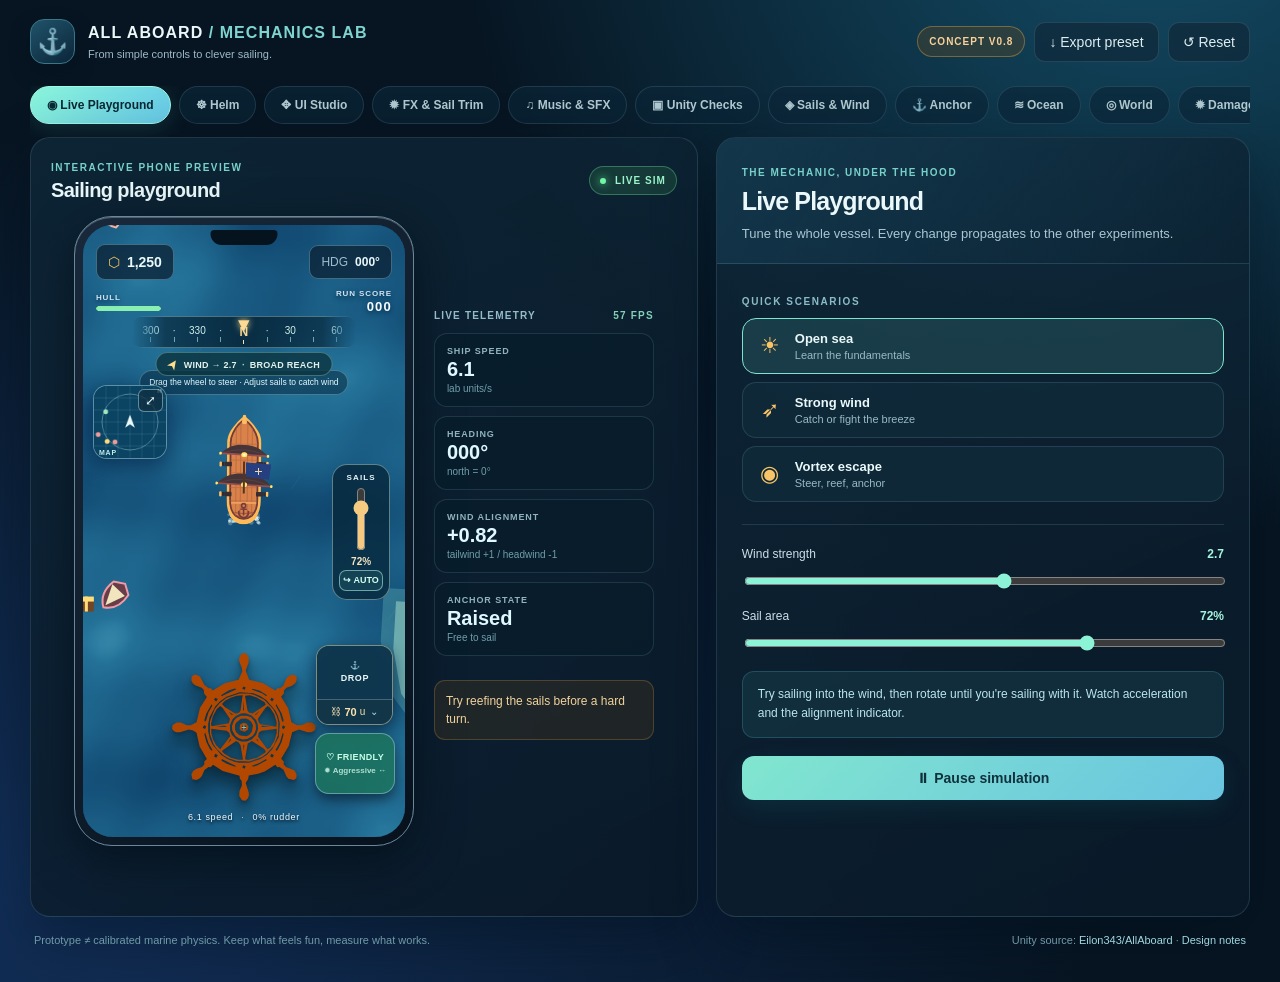
<file: preview/v0.8/index.html>
<!doctype html>
<html lang="en">
<head>
  <meta charset="utf-8">
  <meta name="viewport" content="width=device-width, initial-scale=1, viewport-fit=cover">
  <meta name="theme-color" content="#071725">
  <meta name="description" content="All Aboard Mechanics Lab: hands-on experiments for sailing, wheel steering, sails, anchors, ocean motion, damage and friendly encounters.">
  <title>All Aboard · Mechanics Lab</title>
  <link rel="stylesheet" href="./style.css">
</head>
<body>
  <div class="app-shell">
    <header class="topbar">
      <div class="brand"><span class="brand-mark">⚓</span><div><strong>ALL ABOARD <span class="brand-light">/ MECHANICS LAB</span></strong><small>From simple controls to clever sailing.</small></div></div>
      <div class="top-actions"><span class="build-tag">CONCEPT V0.8</span><button class="subtle-button" id="savePreset" title="Download current tuning as JSON">↓ Export preset</button><button class="subtle-button" id="resetAll" title="Reset simulation and parameters">↺ Reset</button></div>
    </header>

    <div class="tabbar" role="tablist" aria-label="Mechanics">
      <button role="tab" aria-selected="true" class="tab active" data-tab="live">◉ Live Playground</button>
      <button role="tab" aria-selected="false" class="tab" data-tab="helm">☸ Helm</button>
      <button role="tab" aria-selected="false" class="tab" data-tab="layout">✥ UI Studio</button>
      <button role="tab" aria-selected="false" class="tab" data-tab="feel">✹ FX &amp; Sail Trim</button>
      <button role="tab" aria-selected="false" class="tab" data-tab="audio">♫ Music &amp; SFX</button>
      <button role="tab" aria-selected="false" class="tab" data-tab="unity">▣ Unity Checks</button>
      <button role="tab" aria-selected="false" class="tab" data-tab="sails">◈ Sails & Wind</button>
      <button role="tab" aria-selected="false" class="tab" data-tab="anchor">⚓ Anchor</button>
      <button role="tab" aria-selected="false" class="tab" data-tab="ocean">≋ Ocean</button><button role="tab" aria-selected="false" class="tab" data-tab="world">◎ World</button>
      <button role="tab" aria-selected="false" class="tab" data-tab="damage">✹ Damage</button>
      <button role="tab" aria-selected="false" class="tab" data-tab="encounter">♡ Encounters</button>
      <button role="tab" aria-selected="false" class="tab" data-tab="shipyard">✦ Pimp My Ship</button><button role="tab" aria-selected="false" class="tab" data-tab="ideas">✧ Ideas Board</button><button role="tab" aria-selected="false" class="tab" data-tab="review">✓ Mechanics Review</button>
      <button role="tab" aria-selected="false" class="tab" data-tab="loop">↻ Stage Loop</button>
      <button role="tab" aria-selected="false" class="tab" data-tab="planner">▦ Roadmap & Kanban</button>
    </div>

    <main class="workspace">
      <section class="stage" aria-label="Live portrait game preview">
        <div class="stage-heading"><div><span class="eyebrow">INTERACTIVE PHONE PREVIEW</span><h1 id="stageTitle">Sailing playground</h1></div><div class="live-chip"><span class="dot"></span> LIVE SIM</div></div>
        <div class="stage-body">
          <div class="phone">
            <div class="phone-screen" id="phoneScreen">
              <canvas id="seaCanvas" aria-label="Animated top-down sea showing the sailing ship"></canvas><img id="flagGifOverlay" class="flag-gif-live" alt="" hidden>
              <div class="notch"></div>
              <div class="hud">
                <div class="hud-top"><div class="coin-pill" id="coinHud"><span>⬡</span> <strong id="coinValue">1,250</strong></div><div class="heading-pill"><span class="hud-muted">HDG</span> <strong id="headingValue">000°</strong></div></div>
                <div class="hud-bottom"><div id="healthHud"><small>HULL</small><div class="mini-bar"><i id="hpFill"></i></div></div><div class="hud-score" id="scoreHud"><small>RUN SCORE</small><strong id="scoreValue">000</strong></div></div>
              </div>
              <div class="heading-hud" id="headingHud" aria-label="Compass heading strip">
                 <div class="heading-tape" id="headingTape"><div class="heading-marks" id="headingMarks"></div><div class="heading-indicator">▾</div></div>
                 <div class="heading-wind"><span class="wind-direction-arrow" id="windArrow">➤</span> WIND → <strong id="windValue">2.7</strong><span class="heading-separator">·</span><span id="windRelation">TAILWIND</span></div>
               </div>
               <div class="minimap" id="miniMap" aria-label="Mini-map: ship, chest, enemy and vortex">
                <canvas id="miniMapCanvas"></canvas><button id="mapOpenMini" title="Expand world map" aria-label="Expand world map">⤢</button><span>MAP</span>
              </div>
              <div class="play-hint" id="playHint">Drag the wheel to steer · Adjust sails to catch wind</div>
              <div class="world-action" id="chestAction"><button id="collectChest">✦ Collect treasure</button></div><div class="world-action world-ship-action" id="worldShipAction"><button id="worldShipInteract" hidden>♡ Hail friendly ship</button></div>
              <div class="game-controls">
                <div class="helm-control" id="wheelControl" role="slider" tabindex="0" aria-label="Ship's wheel, turn left or right" aria-valuemin="-1080" aria-valuemax="1080" aria-valuenow="0">
                  <div id="helmWheel" class="wheel-art">
                    <img src="./assets/ship-wheel.svg" alt="" draggable="false">
                  </div>
                  <div class="wheel-crosshair">+</div>
                </div>
                <div class="sail-control" id="sailControl">
                  <div class="control-caption">SAILS</div>
                  <input id="sailSlider" type="range" min="0" max="100" step="1" value="72" orient="vertical" aria-label="Sail height">
                  <div class="sail-percent" id="sailPercent">72%</div>
                  <button type="button" class="sail-trim-toggle" id="sailTrimToggle" aria-expanded="false" aria-controls="sailTrimQuick">↪ AUTO</button>
                  <div class="sail-trim-popup" id="sailTrimQuick" hidden>
                    <div class="quick-title">⛵ SAIL YARD TILT</div>
                    <label class="quick-auto"><input type="checkbox" id="sailQuickAuto" checked> Automatic wind trim</label>
                    <input id="sailTrimQuickSlider" type="range" min="-45" max="45" step=".5" value="0" aria-label="Manual sail tilt in degrees">
                    <span id="sailQuickTrimValue">0° / ideal 0°</span>
                  </div>
                </div>
                <div class="side-controls">
                  <div class="anchor-control" id="anchorControl">
                    <button class="game-btn anchor-btn" id="anchorButton" aria-pressed="false" title="Drop or raise anchor"><span class="anchor-glyph">⚓</span><span id="anchorLabel">DROP</span></button>
                    <button class="anchor-chain-toggle" type="button" id="anchorChainToggle" aria-expanded="false" aria-controls="anchorChainEditor" title="Set the anchor chain length">⛓ <strong id="anchorChainQuickValue">70</strong>u <span>⌄</span></button>
                    <div class="anchor-rope-hud" id="anchorRopeHud" hidden><span>CHAIN</span><strong id="anchorDistance">0 / 70</strong><div class="chain-meter"><i id="chainFill"></i></div><small id="anchorCondition">Slack</small></div>
                    <div class="anchor-chain-editor" id="anchorChainEditor" hidden>
                      <label for="anchorChainQuickSlider">Chain length <strong id="anchorChainEditValue">70</strong>u</label>
                      <input id="anchorChainQuickSlider" type="range" min="12" max="180" step="1" value="70" aria-label="Anchor chain maximum length">
                      <div class="chain-help">Short = tight turning circle · Long = more drift</div>
                      <button type="button" id="anchorChainClose">✓ Apply &amp; close</button>
                    </div>
                  </div>
                  <button class="game-btn mode-btn friendly" id="modeButton" title="Toggle Friendly and Aggressive"><span class="mode-main" id="modeLabel">♡ FRIENDLY</span><span class="mode-alternative" id="modeNextLabel">✹ Aggressive ↔</span></button>
                </div>
              </div>
              <div class="phone-bottomline"><span id="speedValue">0.0</span> speed <span class="separator">·</span> <span id="rudderValue">0%</span> rudder</div>
            </div>
          </div>
          <div class="telemetry"><div class="telemetry-title">LIVE TELEMETRY <span id="fpsValue">-- FPS</span></div>
            <div class="telemetry-grid">
              <div><small>SHIP SPEED</small><strong id="statSpeed">0.0</strong><span>lab units/s</span></div>
              <div><small>HEADING</small><strong id="statHeading">000°</strong><span>north = 0°</span></div>
              <div><small>WIND ALIGNMENT</small><strong id="statAlignment">--</strong><span>tailwind +1 / headwind -1</span></div>
              <div><small>ANCHOR STATE</small><strong id="statAnchor">Raised</strong><span id="statAnchorInfo">Free to sail</span></div>
            </div>
            <p id="systemTip" class="system-tip">Try reefing the sails before a hard turn.</p>
          </div>
        </div>
      </section>

      <aside class="inspector" aria-label="Mechanic tuning controls">
        <div class="inspector-header"><span class="eyebrow">THE MECHANIC, UNDER THE HOOD</span><h2 id="inspectorTitle">Live Playground</h2><p id="inspectorSubtitle">Tune the whole vessel. Every change propagates to the other experiments.</p></div>

        <section class="panel active" data-panel="live">
          <div class="mini-heading">QUICK SCENARIOS</div>
          <div class="scenario-list"><button class="scenario active" data-scenario="open"><span>☀</span><div><strong>Open sea</strong><small>Learn the fundamentals</small></div></button><button class="scenario" data-scenario="wind"><span>➶</span><div><strong>Strong wind</strong><small>Catch or fight the breeze</small></div></button><button class="scenario" data-scenario="vortex"><span>◉</span><div><strong>Vortex escape</strong><small>Steer, reef, anchor</small></div></button></div>
          <div class="rule"></div>
          <div class="setting"><div class="setting-head"><label for="quickWind">Wind strength</label><output data-value="windStrength">2.7</output></div><input id="quickWind" type="range" min="0" max="5" step=".1" data-setting="windStrength" value="2.7"></div>
          <div class="setting"><div class="setting-head"><label for="quickSails">Sail area</label><output data-value="sail">72%</output></div><input id="quickSails" type="range" min="0" max="100" step="1" data-setting="sail" value="72"></div>
          <div class="callout">Try sailing into the wind, then rotate until you're sailing with it. Watch acceleration and the alignment indicator.</div>
          <button class="wide-button" id="pauseButton">⏸ Pause simulation</button>
        </section>


        <section class="panel" data-panel="layout">
          <div class="explain"><strong>Touch-edit the real game HUD</strong>
            <p>Drag the HUD by touch, enter precise X/Y values, independently scale its width/height, rotate it, set opacity and adjust layer priority. Switch editing off to test the real controls.</p>
          </div>
          <div class="setting"><label for="layoutTheme">Game button visual theme (prototype)</label>
            <select id="layoutTheme" class="layout-select">
              <option value="classic">Warm wood · nautical</option>
              <option value="glass">Sea glass · lightweight</option>
              <option value="compact">Compact · minimal</option>
            </select>
          </div>
          <button id="layoutEditToggle" class="wide-button" aria-pressed="false">✥ Enable touch editing</button>
          <button id="layoutApplyDor" class="outline-button">★ Apply Dor's uploaded V0.7 layout</button>
          <div class="layout-preset-caption">Current preset: <strong id="layoutPresetName">Default</strong> · V0.8 supports legacy V0.7 JSON imports.</div>
          <div class="setting"><label for="layoutElement">Select UI component</label><select id="layoutElement" class="layout-select"></select></div>
          <div class="layout-controls">
            <div class="layout-fine-step"><span>Fine movement · 0.1%</span><div><button id="layoutXMinus">X −</button><button id="layoutXPlus">X +</button><button id="layoutYMinus">Y −</button><button id="layoutYPlus">Y +</button></div></div>
            
            <div class="setting layout-setting"><div class="setting-head"><label for="layoutXRange">X position · phone width</label><input id="layoutXValue" type="number" min="-48" max="48" step=".1" value="0" aria-label="X position · phone width numeric value"></div><input id="layoutXRange" type="range" min="-48" max="48" step=".1" value="0" aria-label="X position · phone width"></div>

            <div class="setting layout-setting"><div class="setting-head"><label for="layoutYRange">Y position · phone height</label><input id="layoutYValue" type="number" min="-48" max="48" step=".1" value="0" aria-label="Y position · phone height numeric value"></div><input id="layoutYRange" type="range" min="-48" max="48" step=".1" value="0" aria-label="Y position · phone height"></div>

            <div class="setting layout-setting"><div class="setting-head"><label for="layoutScaleRange">Uniform scale</label><input id="layoutScaleValue" type="number" min=".3" max="2.5" step=".01" value="1" aria-label="Uniform scale numeric value"></div><input id="layoutScaleRange" type="range" min=".3" max="2.5" step=".01" value="1" aria-label="Uniform scale"></div>

            <div class="setting layout-setting"><div class="setting-head"><label for="layoutScaleXRange">Horizontal scale X</label><input id="layoutScaleXValue" type="number" min=".3" max="2.5" step=".01" value="1" aria-label="Horizontal scale X numeric value"></div><input id="layoutScaleXRange" type="range" min=".3" max="2.5" step=".01" value="1" aria-label="Horizontal scale X"></div>

            <div class="setting layout-setting"><div class="setting-head"><label for="layoutScaleYRange">Vertical scale Y</label><input id="layoutScaleYValue" type="number" min=".3" max="2.5" step=".01" value="1" aria-label="Vertical scale Y numeric value"></div><input id="layoutScaleYRange" type="range" min=".3" max="2.5" step=".01" value="1" aria-label="Vertical scale Y"></div>

            <div class="setting layout-setting"><div class="setting-head"><label for="layoutRotationRange">Rotation / tilt</label><input id="layoutRotationValue" type="number" min="-180" max="180" step=".5" value="0" aria-label="Rotation / tilt numeric value"></div><input id="layoutRotationRange" type="range" min="-180" max="180" step=".5" value="0" aria-label="Rotation / tilt"></div>

            <div class="setting layout-setting"><div class="setting-head"><label for="layoutOpacityRange">Opacity / transparency</label><input id="layoutOpacityValue" type="number" min=".15" max="1" step=".01" value="1" aria-label="Opacity / transparency numeric value"></div><input id="layoutOpacityRange" type="range" min=".15" max="1" step=".01" value="1" aria-label="Opacity / transparency"></div>

            <div class="setting layout-setting"><div class="setting-head"><label for="layoutLayerRange">Layer order (front ↔ back)</label><input id="layoutLayerValue" type="number" min="1" max="30" step="1" value="5" aria-label="Layer order (front ↔ back) numeric value"></div><input id="layoutLayerRange" type="range" min="1" max="30" step="1" value="5" aria-label="Layer order (front ↔ back)"></div>
            <label class="fx-toggle"><input id="layoutRatioLock" type="checkbox" checked> Lock X/Y scale together</label>
            <div class="layout-fine-step"><span>Layer order within HUD groups</span><div><button id="layoutLayerBack">Send back −</button><button id="layoutLayerFront">Bring forward +</button></div></div>
          </div>
          <div class="layout-value-readout" id="layoutOutput">Helm wheel · X 0% · Y 0% · 1×1 · 0° · 100% opacity · layer 5</div>
          <div class="layout-validation" id="layoutValidation" role="status">Layout check: no known overlaps yet. Check on a physical phone too.</div>
          <div class="button-pair"><button id="layoutResetItem" class="outline-button">↺ Reset selected</button><button id="layoutResetAll" class="outline-button">↺ Reset all UI</button></div>
          <div class="button-pair"><button id="layoutExport" class="wide-button">↓ Export UI preset (.json)</button><label class="outline-button import-label" for="layoutImport">↑ Import preset</label><input id="layoutImport" type="file" accept="application/json,.json" hidden></div>
          <div class="world-alert" id="layoutStatus" role="status">Enable editing and drag a highlighted UI component by touch. The layout is saved locally on this device.</div>
          <div class="callout">Coordinates are relative to the phone preview; layer order applies within HUD stacking groups. Rotation, independent scaling and transparency are design-only transforms, not finished Unity RectTransforms or accessibility validation. Test all thumb targets and safe areas.</div>
        </section>

        <section class="panel" data-panel="feel">
          <div class="explain"><strong>One event, readable physical feedback</strong>
            <p>Cannon fire should trigger a short recoil, a water splash and a sound event. Waves drive the ship's visual roll/bob using real samples of OceanField. No gameplay-position teleports.</p>
          </div>
          <div class="mini-heading">CANNON &amp; CAMERA FEEL</div>
          <div class="setting"><div class="setting-head"><label for="recoilStrength">Cannon recoil</label><output data-value="recoilStrength">0.8</output></div><input id="recoilStrength" type="range" min="0" max="2" step=".1" value=".8" data-setting="recoilStrength"></div>
          <div class="setting"><div class="setting-head"><label for="cameraShake">Camera shake</label><output data-value="cameraShake">0.5</output></div><input id="cameraShake" type="range" min="0" max="2" step=".1" value=".5" data-setting="cameraShake"></div>
          <div class="setting"><div class="setting-head"><label for="waveRoll">Wave-induced ship tilt</label><output data-value="waveRoll">1.0</output></div><input id="waveRoll" type="range" min="0" max="2" step=".1" value="1" data-setting="waveRoll"></div>
          <div class="button-pair"><button class="wide-button" id="feelTestShot">✹ Fire test broadside</button><button class="outline-button" id="feelTestHit">✦ Test hull impact</button></div>
          <div class="mini-heading">SAIL TRIM (OPTIONAL ONE-THUMB SKILL)</div>
          <div class="explain"><strong>Tilt the yard to catch wind</strong><p>Auto-trim stays enabled by default. Manual trim adds a small skill advantage but is not a new mandatory game button. A visual yard rotation follows the selected trim.</p></div>
          <div class="setting"><div class="setting-head"><label for="sailTrim">Sail tilt / yard angle</label><output data-value="sailTrim">0°</output></div><input id="sailTrim" type="range" min="-45" max="45" step="1" value="0" data-setting="sailTrim"></div>
          <label class="fx-toggle"><input id="sailAutoTrim" type="checkbox" checked> Automatic sail trim (recommended)</label>
          <div class="physics-readout">IDEAL TILT <strong id="trimIdeal">0°</strong> · SAIL TRIM BONUS <strong id="trimBonus">100%</strong></div>
          <div class="mini-heading">WIND &amp; OCEAN VISUALS</div>
          <div class="setting"><div class="setting-head"><label for="windFX">Wind streak intensity</label><output data-value="windFX">0.6</output></div><input id="windFX" type="range" min="0" max="2" step=".1" value=".6" data-setting="windFX"></div>
          <label class="fx-toggle"><input id="reduceMotion"> Reduce motion / visual shake</label>
          <div class="physics-readout" id="feelReadout">Sail trim, ship pitch and sound events stay decoupled from world physics.</div>
          <div class="callout">Unity integration candidate: ShipPosePresenter for waves, BroadsideFeedback for recoil, SailTrimController for rigging, OceanEffectBus for water FX. Only real shots should trigger automatic feedback.</div>
        </section>
        <section class="panel" data-panel="audio">
          <div class="explain"><strong>Original pirate soundtrack &amp; event audio</strong>
            <p>Preview original generated-in-code musical sketches and short synthetic effects. Real soundtrack files can later be generated, edited and licensed separately. Browser audio begins only after you press Enable Audio.</p>
          </div>
          <button class="wide-button" id="audioEnable">♪ Enable sound (tap once)</button>
          <div class="setting"><div class="setting-head"><label for="audioVolume">Master volume</label><output id="audioVolumeValue">32%</output></div><input id="audioVolume" type="range" min="0" max="100" value="32"></div>
          <div class="setting"><div class="setting-head"><label for="musicVolume">Music level</label><output id="musicVolumeValue">27%</output></div><input id="musicVolume" type="range" min="0" max="100" value="27"></div>
          <div class="mini-heading">MUSIC MOOD TESTS</div>
          <div class="audio-mood-list" id="audioMoods"></div>
          <div class="button-pair"><button class="wide-button" id="audioPlayMusic">▶ Play current mood</button><button class="outline-button" id="audioStopMusic">■ Stop</button></div>
          <label class="fx-toggle"><input id="audioAdaptiveMood" type="checkbox" checked> Adaptive music: playful sailing → cinematic combat (selected direction)</label>
          <div class="mini-heading">PRODUCTION MUSIC PROMPT</div>
          <textarea id="audioGenerationPrompt" rows="5" class="audio-prompt" aria-label="Generated track production prompt" readonly></textarea>
          <button class="outline-button" id="audioCopyPrompt">⧉ Copy prompt for Stable Audio / Suno</button>
          <div class="mini-heading">SFX EVENT LIBRARY</div>
          <div class="audio-sfx-list" id="audioSfxList"></div>
          <div class="setting"><label class="fx-toggle"><input id="audioAutoEvents" type="checkbox"> Play live in-game sound events (after enabling audio)</label></div>
          <div class="world-alert" id="audioStatus">Audio is off until enabled. Game remains playable without sound.</div>
          <div class="mini-heading">AUDIO EVENT LOG</div>
          <div id="audioEventLog" class="audio-event-log" aria-live="polite">No events yet.</div>
          <div class="callout">Unity plan: one AudioDirector and AudioMixer. Mechanic scripts publish event IDs (shot, anchor, friendship, etc.). A mood controller crossfades between layers. Avoid shipping third-party material without confirming license records.</div>
        </section>
        <section class="panel" data-panel="unity">
          <div class="explain"><strong>Validate a mechanic before converting it into Unity</strong><p>This is a checklist plus an advisory static text scan—not a replacement for Unity Test Framework, actual prefabs, scene checks or Android builds.</p></div>
          <div class="mini-heading">PREFAB / SCENE TEXT SCANNER</div>
          <label for="unityAssetUpload" class="outline-button import-label">↑ Upload one .prefab, .unity or .asset (text YAML)</label>
          <input id="unityAssetUpload" type="file" accept=".prefab,.unity,.asset,.txt">
          <div class="world-alert" id="unityAuditStatus">No file selected. A text YAML scan can flag common issues; Unity Editor must verify GUIDs and actual links.</div>
          <div id="unityAuditResults" class="unity-audit-results"></div>
          <div class="mini-heading">UNITY VERIFICATION ROADMAP</div>
          <div class="unity-checklist" id="unityChecklist">
            <label><input type="checkbox"> EditMode: wind polar, chain bounds, damage rules</label>
            <label><input type="checkbox"> PlayMode: steering, auto cannons, anchor, scene flow</label>
            <label><input type="checkbox"> Prefab: required components, missing scripts, links</label>
            <label><input type="checkbox"> HUD: Safe Area, portrait anchors, minimum tap size</label>
            <label><input type="checkbox"> Build Profiles: scenes, Android IL2CPP + ARM64</label>
            <label><input type="checkbox"> Performance: Profiler 30/60 FPS + allocations on phone</label>
          </div>
          <div class="button-pair"><button id="unityExportChecklist" class="wide-button">↓ Export Unity QA checklist</button></div>
          <div class="mini-heading">TECHNICAL HANDOFF FROM THE KANBAN</div>
          <p class="tipline">Open Roadmap &amp; Kanban → select a mechanic → view the architecture, test contract and copyable Codex prompt below its full plan.</p>
        </section>
        <section class="panel" data-panel="helm">
          <div class="explain"><strong>1080° left / right</strong><p>Grab the wheel and rotate it up to three turns in either direction. Release it to spring back to center while the ship keeps its momentum.</p></div>
          <div class="setting"><div class="setting-head"><label for="steerSensitivity">Steering sensitivity</label><output data-value="steerSensitivity">1.00×</output></div><input id="steerSensitivity" type="range" min=".25" max="3" step=".05" data-setting="steerSensitivity" value="1"></div>
          <div class="setting"><div class="setting-head"><label for="wheelReturn">Wheel self-centering</label><output data-value="wheelReturn">2.8</output></div><input id="wheelReturn" type="range" min=".5" max="8" step=".1" data-setting="wheelReturn" value="2.8"></div>
          <div class="setting"><div class="setting-head"><label for="rudderResponse">Rudder response</label><output data-value="rudderResponse">6.0</output></div><input id="rudderResponse" type="range" min=".5" max="14" step=".1" data-setting="rudderResponse" value="6"></div><div class="setting"><div class="setting-head"><label for="yawResponse">Hull turn inertia</label><output data-value="yawResponse">5.0</output></div><input id="yawResponse" type="range" min="1" max="14" step=".5" data-setting="yawResponse" value="5"></div>
          <div class="setting"><div class="setting-head"><label for="windDrive">Wind propulsion / acceleration</label><output data-value="windDrive">1.00</output></div><input id="windDrive" type="range" min=".25" max="2.0" step=".05" data-setting="windDrive" value="1"></div>
          <div class="setting"><div class="setting-head"><label for="waterDrag">Forward hull resistance</label><output data-value="waterDrag">1.00</output></div><input id="waterDrag" type="range" min=".35" max="2.1" step=".05" data-setting="waterDrag" value="1"></div>
          <div class="physics-readout">NEW SAILING: <strong id="tailwindBoostInfo">Tailwind = maximum</strong> · <strong>Slower acceleration, speed-limited rudder</strong></div>
          <div class="setting"><div class="setting-head"><label for="lateralDrag">Keel / lateral resistance</label><output data-value="lateralDrag">5.5</output></div><input id="lateralDrag" type="range" min=".5" max="11" step=".5" data-setting="lateralDrag" value="5.5"></div>
          <div class="physics-readout">FORWARD <strong id="forwardSpeedValue">0.0</strong> · SIDE SLIP <strong id="sideSpeedValue">0.0</strong> · SAIL EFFICIENCY <strong id="sailEfficiencyValue">0%</strong></div>
          <div class="setting"><div class="setting-head"><label for="deadzone">Center dead zone</label><output data-value="deadzone">2%</output></div><input id="deadzone" type="range" min="0" max="20" step="1" data-setting="deadzone" value="2"></div>
          <div class="reading">WHEEL ROTATION <strong id="wheelReading">0°</strong><div class="reading-track"><i id="wheelReadingBar"></i></div>ACTUAL RUDDER <strong id="rudderReading">0%</strong></div>
          <p class="tipline">Keyboard: ← / → to steer, ↑ / ↓ for sails. Optional vibration feedback on compatible Android browsers.</p>
          <label class="switch-line"><input type="checkbox" id="hapticToggle" checked> Enable haptics where available</label>
        </section>

        <section class="panel" data-panel="sails">
          <div class="explain"><strong>Wind is directional</strong><p>The closer the ship heading is to the wind's travel direction, the stronger its downwind propulsion. Headwinds suppress sail thrust, while currents can still move the hull.</p></div>
          <div class="setting"><div class="setting-head"><label for="windStrength">Wind strength</label><output data-value="windStrength">2.7</output></div><input id="windStrength" type="range" min="0" max="5" step=".1" data-setting="windStrength"></div>
          <div class="setting"><div class="setting-head"><label for="windDirection">Wind TO direction</label><output data-value="windDirection">35°</output></div><input id="windDirection" type="range" min="0" max="359" step="1" data-setting="windDirection"></div>
          <div class="setting"><div class="setting-head"><label for="sailArea">Sail area</label><output data-value="sail">72%</output></div><input id="sailArea" type="range" min="0" max="100" step="1" data-setting="sail"></div>
          <div class="setting"><div class="setting-head"><label for="baseThrust">Base drift / auxiliary thrust</label><output data-value="baseThrust">0.1</output></div><input id="baseThrust" type="range" min="0" max="1" step=".05" data-setting="baseThrust"></div>
          <div class="wind-visual"><div class="wind-dial"><span class="dial-compass">N</span><div class="dial-ship">▲</div><div class="dial-wind" id="dialWind">➤</div></div><div><small>WIND ALIGNMENT</small><strong id="alignmentReading">--</strong><p id="alignmentDescription">Turn toward the wind arrow to catch a tailwind.</p></div></div>
          <div class="callout">Arcade sailing model: these are tunable game-feel forces, not a physically calibrated sailing simulation. Real sailboats can tack upwind.</div>
        </section>

        <section class="panel" data-panel="anchor">
          <div class="explain"><strong>A chain with a real maximum length</strong><p>Throw the anchor, watch it splash, then drift freely while the chain is slack. Once the chain is fully extended it holds you within a circle. Excessive force makes the anchor drag across the seabed.</p></div><div class="chain-explainer"><span>⚓ Seabed anchor</span><span>⛓ Adjustable chain</span><span>⛵ Ship</span></div><div class="rope-live">Chain distance: <strong id="anchorDistanceInspector">0 / 70</strong> · Tension: <strong id="anchorTension">0%</strong></div>
          <button id="anchorInspector" class="wide-button">⚓ Drop / raise anchor</button>
          <div class="setting"><div class="setting-head"><label for="anchorGrip">Anchor holding force</label><output data-value="anchorGrip">185</output></div><input id="anchorGrip" type="range" min="50" max="400" step="5" data-setting="anchorGrip"></div>
          <div class="setting"><div class="setting-head"><label for="anchorLine">Anchor chain length</label><output data-value="anchorLine">70</output></div><input id="anchorLine" type="range" min="12" max="180" step="1" data-setting="anchorLine"></div>
          <div class="setting"><div class="setting-head"><label for="ropeStiffness">Chain stiffness</label><output data-value="ropeStiffness">9.0</output></div><input id="ropeStiffness" type="range" min="3" max="20" step="1" data-setting="ropeStiffness"></div>
          <div class="setting"><div class="setting-head"><label for="ropeDamping">Chain damping</label><output data-value="ropeDamping">6.0</output></div><input id="ropeDamping" type="range" min="1" max="18" step="1" data-setting="ropeDamping"></div>
          <div class="setting"><div class="setting-head"><label for="vortexStrength">Vortex pull</label><output data-value="vortexStrength">1.0</output></div><input id="vortexStrength" type="range" min="0" max="3" step=".1" data-setting="vortexStrength"></div>
          <div class="setting"><div class="setting-head"><label for="currentStrength">Current drift</label><output data-value="currentStrength">.3</output></div><input id="currentStrength" type="range" min="0" max="3" step=".1" data-setting="currentStrength"></div>
          <div class="button-pair"><button class="outline-button" id="spawnVortex">◉ Move vortex nearby</button><button class="outline-button" id="clearVortex">✕ Clear vortex</button></div>
          <div class="callout">Simplified assumption: this prototype always permits anchoring at the current position. Seabed depth and anchor-setting time come later.</div>
        </section>

        <section class="panel" data-panel="ocean">
          <div class="explain"><strong>One shared OceanField</strong><p>Water layers scroll with the ship; the ship and anchor disturb the surface, and a vortex applies the same local flow force used by the vessel simulation. This is a lightweight stylized field, not a full fluid solver.</p></div>
          <div class="setting"><div class="setting-head"><label for="waveHeight">Wave height</label><output data-value="waveHeight">0.7</output></div><input id="waveHeight" type="range" min="0" max="2" step=".1" data-setting="waveHeight"></div>
          <div class="setting"><div class="setting-head"><label for="waveDetail">Wave density</label><output data-value="waveDetail">22</output></div><input id="waveDetail" type="range" min="6" max="44" step="1" data-setting="waveDetail"></div>
          <div class="setting"><div class="setting-head"><label for="wavePush">Wave → vessel force</label><output data-value="wavePush">0.7</output></div><input id="wavePush" type="range" min="0" max="2" step=".05" data-setting="wavePush"></div>
          <div class="setting"><div class="setting-head"><label for="wakeStrength">Ship wake</label><output data-value="wakeStrength">1.0</output></div><input id="wakeStrength" type="range" min="0" max="2" step=".1" data-setting="wakeStrength"></div>
          <div class="button-pair"><button class="outline-button" id="rippleButton">◎ Add ripple</button><button class="outline-button" id="stormButton">☁ Storm preset</button></div>
          <div class="mini-heading">WATER BASELINE · V0.5</div>
          <div class="button-pair"><button id="waterSnapshot" class="outline-button">↓ Snapshot water PNG</button><button id="waterJsonExport" class="outline-button">↓ Export water settings JSON</button></div><button id="waterBaseline" class="outline-button">↺ Restore V0.5 water tuning</button>
          <div class="metric-note" id="waterBaselineStatus">Visual baseline preserved: our original 2D procedural wave field. New land masking prevents foam/ripples from passing over island terrain.</div>
          <div class="metric-note">Canvas 2D · Procedural visual approximation · Frame-rate-independent motion. The water surface is not a full fluid simulation.</div>
        </section>


        <section class="panel" data-panel="world">
          <div class="explain"><strong>Endless, reproducible worlds</strong>
            <p>Generate a shareable world from a seed. Islands, friendly/hostile ships and treasures are stable per chunk. Only nearby chunks are loaded. A rare Kraken can emerge and even swallow nearby NPC ships.</p>
          </div>
          <div class="mini-heading">YOUR WORLD SEED</div>
          <div class="seed-row"><input id="worldSeed" type="text" maxlength="52" value="ALL-ABOARD" aria-label="Procedural world seed" spellcheck="false" placeholder="Type a world name">
            <button id="worldGenerate" class="wide-button">Generate</button></div>
          <div class="button-pair"><button id="worldRandom" class="outline-button">⚄ Random seed</button><button id="worldShare" class="outline-button">⧉ Copy seed link</button></div>
          <div class="world-counters">
            <div><small>CHUNKS CACHED</small><strong id="worldChunks">0</strong></div>
            <div><small>ISLANDS NEAR</small><strong id="worldIslands">0</strong></div>
            <div><small>OTHER SHIPS</small><strong id="worldShips">0</strong></div>
            <div><small>TREASURES</small><strong id="worldTreasures">0</strong></div>
          </div>
          <div class="setting"><div class="setting-head"><label for="worldIslandDensity">Island density</label><output id="worldIslandDensityValue">1.0×</output></div><input id="worldIslandDensity" type="range" min="0" max="2.5" step=".25" value="1"></div>
          <div class="setting"><div class="setting-head"><label for="worldShipDensity">Ship density</label><output id="worldShipDensityValue">1.0×</output></div><input id="worldShipDensity" type="range" min="0" max="2.5" step=".25" value="1"></div>
          <div class="setting"><div class="setting-head"><label for="worldTreasureDensity">Treasure density</label><output id="worldTreasureDensityValue">1.0×</output></div><input id="worldTreasureDensity" type="range" min="0" max="2.5" step=".25" value="1"></div>
          <label class="switch-line"><input id="worldKrakenEnabled" type="checkbox" checked> Rare secret Kraken events (about 1.8% of chunks)</label>
          <label class="switch-line"><input id="worldChunkGrid" type="checkbox"> Show chunk boundaries (debug)</label>
          <div class="button-pair"><button id="worldExplore" class="outline-button">➤ Explore next chunk</button><button id="worldSummonKraken" class="outline-button">🐙 Test Kraken</button></div>
          <div class="kraken-lab-status" id="krakenLabStatus">🐙 Kraken arm lab: summon nearby, wait for warning, then shoot the grabbing arm.</div>
          <button id="krakenShootArm" class="outline-button">✹ Test firing at grabbing tentacle</button>
          <div class="button-pair"><button id="mapOpenWorld" class="wide-button">⤢ Expand generated world map</button></div>
          <p class="tipline">Expanded map: drag to pan, zoom to explore, toggle POIs and hostile/friendly heatmap layers. Rendering never changes the live chunk cache.</p>
          <div class="world-alert" id="worldAlert" role="status">Sail to discover islands, trade ships and hidden treasure.</div>
          <div class="callout">Seed + generation version + coordinates reproduce placements; treasure pickup state belongs to this play session. The Kraken is deliberately uncommon. This is an arcade island generator, not real geography.</div>
        </section>
        <section class="panel" data-panel="damage">
          <div class="explain"><strong>Which damage system feels playful?</strong><p>Switch models without committing to one design. Tap cells using an attack pattern, then compare what happens at different enemy levels.</p></div>
          <div class="segmented" role="group" aria-label="Damage model"><button class="active" data-damage-model="grid">Grid HP</button><button data-damage-model="modules">Modules</button><button data-damage-model="core">Core target</button><button data-damage-model="chain">Chain combo</button></div>
          <div class="setting"><div class="setting-head"><label for="enemyLevel">Enemy level</label><output id="enemyLevelValue">Lv. 1</output></div><input id="enemyLevel" type="range" min="1" max="5" value="1"></div>
          <div class="attack-buttons" role="group" aria-label="Attack pattern"><button class="active" data-weapon="cannon">💣 Cannon</button><button data-weapon="broadside">💥 Broadside</button><button data-weapon="fire">🔥 Fire</button><button data-weapon="repair">🔧 Repair</button></div>
          <div class="damage-head"><strong id="damageObjective">Destroy all cells</strong><span id="damageHealth">75 / 75</span></div>
          <div class="damage-turn">TURN <strong id="damageTurn">0</strong> <span>· every repair spends a turn</span></div>
          <div class="damage-modules">⛵ ENEMY SAILS <strong id="enemySailsStatus">100%</strong> · ✹ CANNONS <strong id="enemyCannonsStatus">100%</strong> · ☸ RUDDER <strong id="enemyRudderStatus">100%</strong></div>
          <div class="mini-heading">TEST SHIP COMPONENT FAILURE</div>
          <div class="module-test-controls"><button data-test-module="sails">⛵ Hit OUR sails</button><button data-test-module="cannons">✹ Hit OUR guns</button><button data-test-module="rudder">☸ Hit OUR rudder</button><button id="repairOwn" class="outline-button">🔧 Repair our ship</button></div>
          <p class="tipline">These tests affect the main gameplay preview: sails lose propulsion, rudder loses authority, and damaged guns cannot fire.</p><div class="damage-progress"><i id="damageHealthFill"></i></div>
          <div class="damage-board" id="damageBoard" aria-label="Interactive damage cells"></div>
          <div class="damage-status" id="damageStatus" aria-live="polite">Tap a tile to test an attack pattern.</div>
          <div class="button-pair"><button id="fireTick" class="outline-button">↻ Advance turn</button><button id="damageReset" class="outline-button">↺ New enemy</button><button id="enemyRepair" class="outline-button">🔧 Enemy repairs (1 turn)</button></div>
        </section>

        <section class="panel" data-panel="encounter">
          <div class="explain"><strong>Two short interactions, two playstyles</strong><p>Aggressive play rewards positioning and disabling modules. Friendly play is a small choice puzzle: understand what the other ship needs, then offer the right resource.</p></div>
          <div class="segmented" role="group" aria-label="Encounter type"><button class="active" data-encounter="friendly">♡ Befriend</button><button data-encounter="aggressive">✹ Attack</button></div>
          <div class="encounter-card" id="encounterCard">
            <div class="encounter-ship">⛵</div><small>VESSEL IN RANGE</small><h3 id="encounterName">The Wandering Gull</h3><p id="encounterPrompt">Our crew has been sailing for days. We urgently need fresh provisions.</p>
            <div class="trust-meter"><span id="relationLabel">TRUST</span><div><i id="trustFill"></i></div><strong id="trustValue">30%</strong></div>
            <div class="choice-grid" id="encounterChoices"></div>
            <p id="encounterResult" class="encounter-result" aria-live="polite">Pick the right offer for this captain.</p>
          </div>
          <button class="outline-button full" id="nextEncounter">↻ Next encounter</button>
          <div class="callout">Prototype-friendly puzzle: information + tradeoffs, not a random success percentage. Later, alliances could affect trading routes, escorts, and rescue.</div>
        </section>

        <section class="panel" data-panel="shipyard">
          <div class="explain"><strong>Your actual ship, as separate pieces</strong><p>The preview uses the original SVG hull, two sails, four cannons and anchor from the Unity team repo. Toggle parts to inspect your ship, then experiment with hull types and sail colors.</p></div><div class="mini-heading">ORIGINAL SHIP PARTS</div><div class="ship-parts-gallery" id="shipPartsGallery"></div><p class="tipline">Click a part to show or hide it. This tests a modular ship renderer, not an in-game inventory.</p>
          <div class="mini-heading">HULL</div><div class="upgrade-row" data-upgrade="hull"><button data-part="hull" data-choice="classic" class="active">Classic <small>Balanced</small></button><button data-part="hull" data-choice="light">Swift <small>+ speed</small></button><button data-part="hull" data-choice="armored">Armored <small>+ hull</small></button></div>
          <div class="mini-heading">SAIL SHAPE / RIG</div>
          <div class="upgrade-row" data-upgrade="rig"><button data-rig="square" class="active">Square <small>Balanced</small></button><button data-rig="lateen">Lateen <small>Better to windward</small></button><button data-rig="storm">Storm <small>Control in wind</small></button></div>
          <div class="mini-heading">SAILS</div><div class="upgrade-row" data-upgrade="sails"><button data-part="sails" data-choice="cream" class="active">Ivory <small>Classic</small></button><button data-part="sails" data-choice="scarlet">Crimson <small>Cosmetic</small></button><button data-part="sails" data-choice="azure">Azure <small>Cosmetic</small></button></div>
          <div class="mini-heading">FLAG WORKSHOP — MAST ATTACHMENT</div>
          <div class="flag-editor flag-workshop">
            <div class="flag-mast-select">
              <button class="active" data-flag-mast="front" aria-pressed="false">⚑ Front mast</button>
              <button class="active" data-flag-mast="rear" aria-pressed="true">⚑ Rear mast</button>
            </div>
            <div class="flag-workshop-preview">
              <div><small>PAINT (48 × 32 PIXELS)</small><canvas id="flagPaintCanvas" width="48" height="32" aria-label="Touch to paint your flag"></canvas></div>
              <div><small>PREVIEW</small><div class="flag-preview-stack"><canvas id="flagPreviewCanvas" width="96" height="64"></canvas><img id="flagPreviewGif" alt="Animated GIF preview" hidden></div><small id="flagMastStatus">Rear mast</small></div>
            </div>
            <div class="flag-tools">
              <label for="flagBrushColor">Brush <input id="flagBrushColor" type="color" value="#f5d68b"></label>
              <label for="flagBrushSize">Size <input id="flagBrushSize" type="range" min="1" max="8" step="1" value="1"></label>
              <button id="flagEraser" class="outline-button" aria-pressed="false">⌫ Eraser</button>
              <button id="flagUndo" class="outline-button">↶ Undo</button>
              <button id="flagFill" class="outline-button">▣ Fill</button>
              <button id="flagUsePaint" class="outline-button">✎ Use painting</button>
            </div>
            <div class="mini-heading">OTHER FLAG OPTIONS</div>
            <div class="flag-form">
              <label for="flagCaption">Monogram <input id="flagCaption" type="text" maxlength="3" placeholder="AA" value="AA"></label>
              <label for="flagColor">Background <input id="flagColor" type="color" value="#263f80"></label>
            </div>
            <div class="button-pair"><button id="flagUseMonogram" class="outline-button">Use monogram</button><button id="flagClear" class="outline-button">Reset flag</button></div>
            <label class="upload-row" for="flagUpload">Upload photo / animated GIF (max 3 MB)</label>
            <input id="flagUpload" type="file" accept="image/png,image/jpeg,image/webp,image/gif">
            <div class="button-pair"><button id="flagExportPng" class="outline-button">↓ Export PNG</button><div class="flag-mode-note">Using: <strong id="flagCurrentMode">Pixel painting</strong></div></div>
            <div id="flagWorkshopStatus" class="flag-workshop-status" role="status">Your flag will follow the chosen mast as the ship turns. Use paint, initials, or upload.</div>
            <p class="tipline">Photos are resized for the flag. GIFs animate in the browser as a DOM image attached to the mast; Unity would require a separate animation import. No uploads to a server.</p>
          </div>
          <div class="mini-heading">CANNONS</div><div class="upgrade-row" data-upgrade="cannons"><button data-part="cannons" data-choice="balanced" class="active">Standard <small>Balanced</small></button><button data-part="cannons" data-choice="rapid">Rapid <small>Fast reload</small></button><button data-part="cannons" data-choice="heavy">Heavy <small>+ impact</small></button></div>
          <div class="ship-stats"><div><span>SPEED</span><strong id="upgradeSpeed">★★★☆☆</strong></div><div><span>HULL</span><strong id="upgradeHull">★★★☆☆</strong></div><div><span>FIREPOWER</span><strong id="upgradePower">★★★☆☆</strong></div></div>
          <button id="resetUpgrades" class="outline-button full">↺ Reset customization</button>
        </section>
        <section class="panel" data-panel="ideas">
          <div class="explain"><strong>Mechanics worth testing with Eilon</strong><p>Not features we have committed to: these are tiny prototypes/hypotheses for deeper play without adding more buttons. Shortlist the ideas you like, then export a team-review note.</p></div>
          <div class="idea-list" id="ideasList"></div>
          <div class="idea-summary"><strong id="ideaCount">0 shortlisted</strong><button class="wide-button" id="exportIdeas">↓ Export ideas for Eilon</button></div>
        </section>

        <section class="panel" data-panel="review">
          <div class="explain"><strong>Choose what really belongs in the Unity game</strong>
            <p>Mark each mechanic as Keep, Refine, Test, Later, or Reject. Add notes from phone playtests with Eilon, then export a C# implementation brief. Everything starts unapproved; the website doesn't decide for you.</p>
          </div>
          <div class="review-summary">
            <div><small>KEEP</small><strong id="reviewKeep">0</strong></div>
            <div><small>REFINE</small><strong id="reviewRefine">0</strong></div>
            <div><small>TEST</small><strong id="reviewTest">0</strong></div>
            <div><small>LATER</small><strong id="reviewLater">0</strong></div>
            <div><small>REJECT</small><strong id="reviewReject">0</strong></div>
          </div>
          <div class="review-hint" id="reviewUnityWarning">Select the mechanics you want to take to Unity.</div>
          <div id="mechanicsReviewList" class="review-list"></div>
          <div class="button-pair"><button id="reviewExport" class="wide-button">↓ Export Unity brief</button><button id="reviewReset" class="outline-button">↺ Reset decisions</button></div>
          <div class="callout">The exported brief describes approved behavior, C# candidates, and test criteria. Browser JavaScript is not copied directly to Unity, and deferred Fleet / Rescue / Intercept remain later-phase mechanics.</div>
        </section>

        <section class="panel" data-panel="loop">
          <div class="explain"><strong>Eilon's fused loop: stages + optional endless risk</strong>
            <p>Complete a stage objective, then decide whether to <b>cash out</b> or <b>stay at sea</b> for harder waves and improved rewards. The guaranteed stage reward stays safe; only optional unbanked rewards are at risk.</p>
          </div>
          <div class="loop-rule">OBJECTIVE <span>→</span> CHOICE <span>→</span> LEAVE / STAY <span>→</span> SAVE / RISK</div>
          <div class="loop-head">
            <div><small>STAGE</small><strong id="loopStage">1</strong></div>
            <div class="loop-phase"><small>STATUS</small><strong id="loopPhase">OBJECTIVE</strong></div>
            <div><small>RISK WAVE</small><strong id="loopWave">0</strong></div>
          </div>
          <div class="loop-objective">
            <span class="mini-heading">CURRENT OBJECTIVE</span>
            <h3 id="loopObjective">Reach the trade passage</h3>
            <p id="loopObjectiveHint">Navigate around the reef</p>
            <div class="loop-reward">Guaranteed reward <strong>+<span id="loopGuaranteed">50</span> coins</strong></div>
          </div>
          <div class="loop-wallet">
            <div><small>BANKED / SAFE</small><strong id="loopBanked">0</strong><span>Coins protected</span></div>
            <div><small>UNBANKED / AT RISK</small><strong id="loopPending">0</strong><span>Lost on defeat</span></div>
          </div>
          <div class="loop-danger">
            <div class="setting-head"><span>Danger <strong id="loopRiskTier">Safe</strong></span><strong id="loopDifficulty">0.9</strong></div>
            <div class="loop-meter"><div id="loopDifficultyBar"></div></div>
            <div class="loop-potential"><span>Potential next bonus <b id="loopPotential">+29</b></span><span>Time in current wave <b id="loopAtSea">0s</b></span></div>
          </div>
          <div class="loop-actions">
            <button id="loopCompleteObjective" class="wide-button">✓ Complete objective (lab test)</button>
            <button id="loopLeave" class="wide-button">⌂ Leave & bank rewards</button>
            <button id="loopStay" class="outline-button">🔥 Stay · Higher stakes</button>
            <button id="loopAdvance10" class="outline-button">＋ Simulate 10s at sea</button>
            <button id="loopSurvive" class="wide-button">✓ Survive this risk wave</button>
            <button id="loopFail" class="outline-button">✕ Test losing the extra round</button>
            <button id="loopResume" class="wide-button">↻ Resume same stage</button>
            <button id="loopNextStage" class="outline-button">→ Start next stage</button>
            <button id="loopReset" class="outline-button">↺ Reset loop demo</button>
          </div>
          <div class="loop-event" id="loopLastEvent" role="status">Start the objective.</div>
          <div class="callout">This is an interactive rules prototype independent of the live ship. Buttons simulate encounter outcomes; no random win percentages or production reward balance are implied. Browser-local checkpoint data is stored for this demo.</div>
          <div class="mini-heading">10-SECOND FIRST-RUN TUTORIAL — STORYBOARD</div>
          <div class="tutorial-shell">
            <div class="tutorial-hint"><div id="tutorialHintIcon">☸</div><div><strong id="tutorialHintTitle">STEER</strong><p id="tutorialHintDescription">Drag the wheel to steer.</p></div></div>
            <div class="tutorial-time"><span id="tutorialTime">0.0 / 10s</span><div class="tutorial-progress"><div id="tutorialProgress"></div></div></div>
            <div class="tutorial-steps" id="tutorialSteps"></div>
            <div class="button-pair"><button id="tutorialReplay" class="wide-button">▶ Play 10s tutorial</button><button id="tutorialNext" class="outline-button">Step</button><button id="tutorialSkip" class="outline-button">Skip</button></div>
          </div>
          <p class="tipline">Our tutorial should eventually appear as light prompts over the live game, not as a separate mandatory ten-second cutscene.</p>
        </section>
        <section class="panel" data-panel="planner">
          <div class="explain"><strong>Our roadmap: from idea → test → Unity</strong>
            <p>Select a mechanic to read its <b>full plan</b>. Add only the chosen ideas to a local Kanban. This is a <b>planning board</b>, not an automatic Jira writer. We found the real All Aboard! Jira project: SCRUM.</p>
          </div>
          <div class="roadmap-phases">
            <div><strong>01 · CORE</strong><small>Sail, objective, Stay/Leave, checkpoint</small></div>
            <div><strong>02 · COMBAT</strong><small>Spatial damage, trajectories, auto-cannons</small></div>
            <div><strong>03 · REVIEW</strong><small>Android tests, Eilon + Dor approval, Unity</small></div>
            <div><strong>04 · EXPAND</strong><small>Reputation, followers, ammo, Kraken arms</small></div>
          </div>
          <div class="mini-heading">MECHANIC LIBRARY</div>
          <div class="planner-filters">
            <input id="plannerSearch" type="search" placeholder="Search mechanics..." aria-label="Search mechanics">
            <div class="button-pair"><select id="plannerPhase" aria-label="Filter by phase"><option value="all">All phases</option><option value="Core">Core</option><option value="After Core">After Core</option></select>
            <select id="plannerCategory" aria-label="Filter by category"><option value="all">All categories</option></select></div>
          </div>
          <div class="planner-count" id="plannerCatalogCount">14 plans</div>
          <div class="planner-catalog" id="plannerCatalog"></div>
          <div class="planner-detail" id="plannerDetail">
            <div class="planner-detail-header">
              <div><small id="plannerDetailCategory">Game Loop</small><h3 id="plannerDetailTitle">Stage + Endless Stay-or-Leave Loop</h3></div>
              <span id="plannerDetailPhase">Core</span>
            </div>
            <div class="planner-effort" id="plannerDetailEffort">Effort M · P0</div>
            <p id="plannerDetailSummary"></p>
            <div class="planner-detail-sub"><strong>Player's decision</strong><p id="plannerDetailDecision"></p></div>
            <div class="planner-detail-sub"><strong>Prototype to test</strong><p id="plannerDetailPrototype"></p></div>
            <div class="planner-detail-sub"><strong>Minimum viable behavior</strong><ul id="plannerDetailMvp"></ul></div>
            <div class="planner-detail-sub"><strong>Acceptance tests</strong><ul id="plannerDetailAcceptance"></ul></div>
            <div class="planner-detail-sub"><strong>Dependencies</strong><p id="plannerDetailDependencies"></p></div>
            <div class="planner-detail-sub"><strong>Proposed Unity classes</strong><p id="plannerDetailUnity"></p></div>
            <div class="planner-detail-sub"><strong>Architecture &amp; Implementation Review</strong>
              <p>Algorithm, dependencies, Unity entry points, acceptance tests and a ready-to-use prompt.</p>
              <pre id="plannerArchitectureText" class="planner-code-block"></pre>
              <button id="plannerCopyHandoff" class="outline-button">⧉ Copy Unity implementation brief</button>
            </div>
            <div class="button-pair"><button id="plannerAdd" class="wide-button">＋ Add to Kanban</button><button id="plannerCopyJira" class="outline-button">⧉ Copy Jira ticket</button></div>
          </div>
          <div class="mini-heading">LOCAL KANBAN — PLANNING ONLY</div>
          <div class="planner-count" id="plannerBoardCount">0 mechanics on board</div>
          <div id="plannerBoard" class="planner-board"></div>
          <div class="planner-board-tools">
            <button id="plannerExportMd" class="wide-button">↓ Export Jira-ready backlog (.md)</button>
            <div class="button-pair"><button id="plannerExportJson" class="outline-button">↓ Export board JSON</button><label for="plannerImportJson" class="outline-button import-label">↑ Import board JSON</label><input id="plannerImportJson" type="file" accept="application/json,.json" hidden></div>
            <button id="plannerReset" class="outline-button">↺ Clear local board</button>
          </div>
          <div class="world-alert" id="plannerStatus" role="status">Select mechanics above to add them to the board.</div>
          <div class="callout">Board cards and notes are saved on this browser/device. Export JSON to share with Eilon, or copy a Jira-ready issue for the SCRUM project. The public website does not store an Atlassian access token and cannot silently create Jira issues. No Unity changes are made here.</div>
        </section>
      </aside>
    </main>


    <section class="world-map-modal" id="mapModal" aria-label="Expanded procedural world map" role="dialog" aria-modal="true" hidden>
      <div class="world-map-window">
        <div class="world-map-header"><div><small>SEED WORLD EXPLORER</small><h2>All Aboard · World Map</h2><p>Seed <strong id="mapSeedLabel">ALL-ABOARD</strong> · Center <span id="mapMapCoords">0, 0</span></p></div><button id="mapClose" aria-label="Close map">✕</button></div>
        <div class="world-map-main">
          <div class="world-map-canvas-wrap"><canvas id="mapExplorerCanvas" aria-label="Pan and zoom map with islands, ships and treasure"></canvas></div>
          <div class="world-map-options">
            <div class="map-options-line"><label for="mapZoom">Zoom</label><input id="mapZoom" type="range" min=".18" max="1.6" step=".04" value=".42"><strong id="mapZoomValue">42%</strong></div>
            <div class="map-option-buttons"><button id="mapRecenter">⌖ Recenter on ship</button><label><input id="mapFollow" type="checkbox" checked> Follow ship</label></div>
            <div class="map-layer-list">
              <label><input id="mapShowIsland" type="checkbox" checked> 🏝 Islands</label>
              <label><input id="mapShowShip" type="checkbox" checked> ⛵ Ships</label>
              <label><input id="mapShowTreasure" type="checkbox" checked> ✦ Treasures</label>
              <label><input id="mapShowKraken" type="checkbox" checked> 🐙 Kraken</label>
              <label><input id="mapHeatEnemy" type="checkbox" checked> <span class="map-swatch hostile"></span> Hostile heat</label>
              <label><input id="mapHeatAlly" type="checkbox" checked> <span class="map-swatch friendly"></span> Friendly heat</label>
            </div>
            <div class="map-selection" id="mapSelection" role="status">Tap an object to inspect its world coordinates.</div>
            <div class="planner-count" id="mapFeatureCount">0 POIs shown</div>
            <div id="mapPoiList" class="map-poi-list"></div>
          </div>
        </div>
        <small class="map-disclaimer">Map generation is read-only. The same seed produces the same landmarks; heatmaps show approximate nearby ship density, not omniscient strategic information in the final game.</small>
      </div>
    </section>
    <footer class="footer"><span>Prototype ≠ calibrated marine physics. Keep what feels fun, measure what works.</span><span>Unity source: <a href="https://github.com/Eilon343/AllAboard" target="_blank" rel="noopener">Eilon343/AllAboard</a> · <a href="./DESIGN.md">Design notes</a></span></footer>
  </div>
  <script src="./ocean.js" defer></script>
  <script src="./vessel.js" defer></script>
  <script src="./game-feel.js" defer></script>
  <script src="./audio-lab.js" defer></script>
  <script src="./unity-readiness.js" defer></script>
  <script src="./world.js" defer></script>
  <script src="./kraken-grapple.js" defer></script>
  <script src="./flag-workshop.js" defer></script>
  <script src="./mechanics-review.js" defer></script>
  <script src="./app.js" defer></script>
  <script src="./ui-layout.js" defer></script>
  <script src="./map-explorer.js" defer></script>
  <script src="./mechanic-catalog.js" defer></script>
  <script src="./stage-loop.js" defer></script>
  <script src="./roadmap-board.js" defer></script>
  <script src="./v07-lab-ui.js" defer></script>
</body>
</html>
</file>
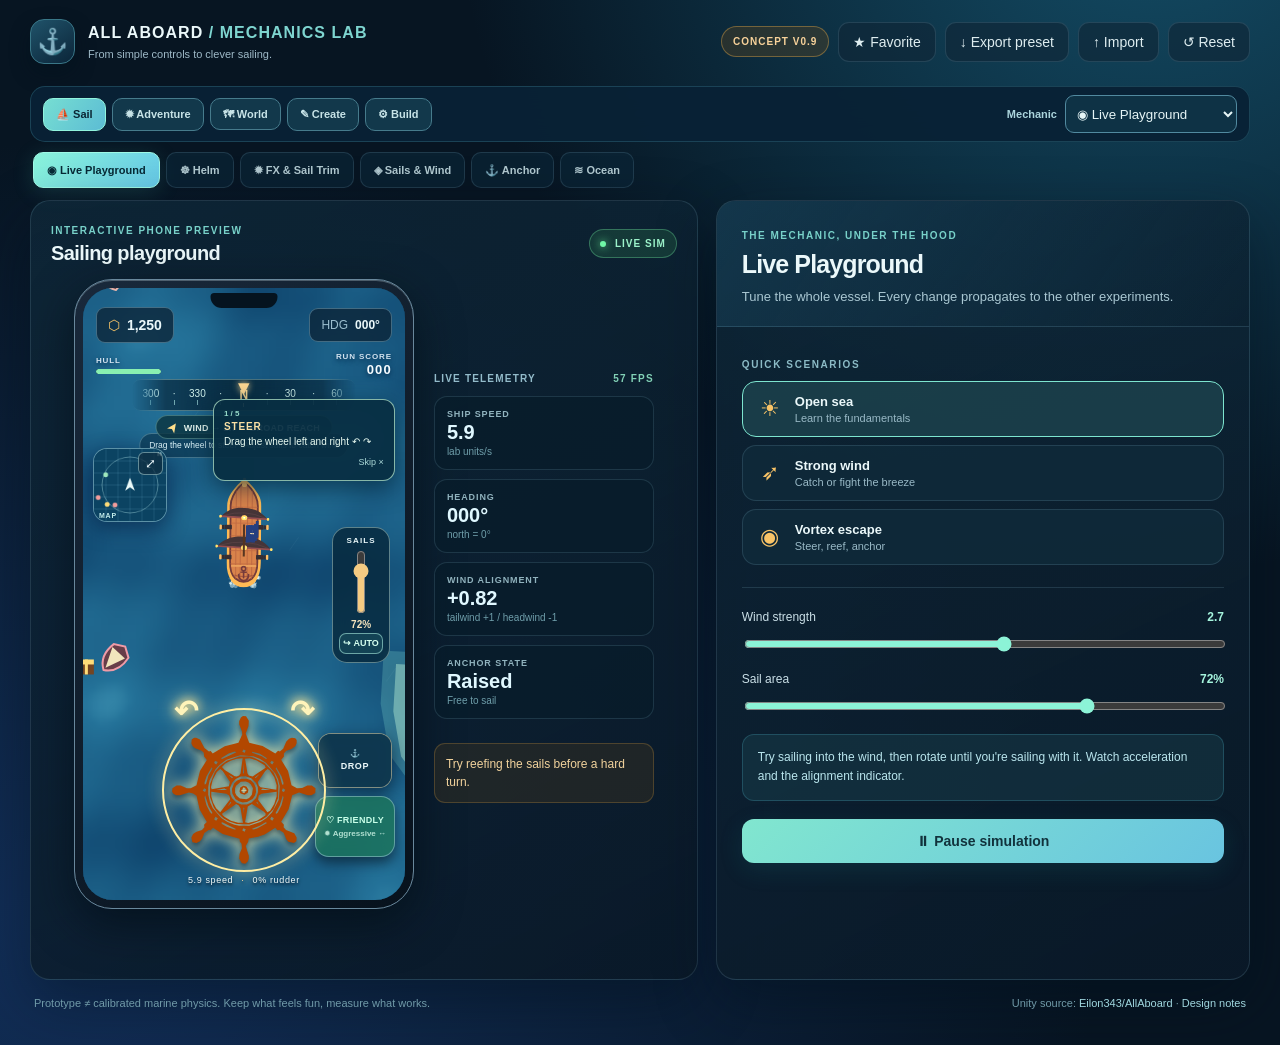
<file: preview/v0.9/index.html>
<!doctype html>
<html lang="en">
<head>
  <meta charset="utf-8">
  <meta name="viewport" content="width=device-width, initial-scale=1, viewport-fit=cover">
  <meta name="theme-color" content="#071725">
  <meta name="description" content="All Aboard Mechanics Lab: hands-on experiments for sailing, wheel steering, sails, anchors, ocean motion, damage and friendly encounters.">
  <title>All Aboard · Mechanics Lab</title>
  <link rel="stylesheet" href="./style.css">
</head>
<body>
  <div class="app-shell">
    <header class="topbar">
      <div class="brand"><span class="brand-mark">⚓</span><div><strong>ALL ABOARD <span class="brand-light">/ MECHANICS LAB</span></strong><small>From simple controls to clever sailing.</small></div></div>
      <div class="top-actions"><span class="build-tag">CONCEPT V0.9</span><button class="subtle-button" id="loadFavoritePreset" title="Restore saved favorite water/ship tuning">★ Favorite</button><button class="subtle-button" id="savePreset" title="Download current tuning as JSON">↓ Export preset</button><button class="subtle-button" id="importMechanicsPresetButton" title="Import a saved mechanics and flag preset">↑ Import</button><input type="file" id="importMechanicsPreset" accept=".json,application/json" hidden><button class="subtle-button" id="resetAll" title="Reset simulation and parameters">↺ Reset</button></div>
    </header>

    <nav class="nav-shell" aria-label="Mechanics navigation">
      <div class="nav-categories" id="navGroups" aria-label="Mechanics categories"></div>
      <label class="nav-pick-label" for="navMechanic">Mechanic <select id="navMechanic" aria-label="Jump to mechanic"></select></label>
    </nav>
    <div class="tabbar" role="tablist" aria-label="Mechanics">
      <button role="tab" aria-selected="true" class="tab active" data-tab="live">◉ Live Playground</button>
      <button role="tab" aria-selected="false" class="tab" data-tab="helm">☸ Helm</button>
      <button role="tab" aria-selected="false" class="tab" data-tab="layout">✥ UI Studio</button>
      <button role="tab" aria-selected="false" class="tab" data-tab="feel">✹ FX &amp; Sail Trim</button>
      <button role="tab" aria-selected="false" class="tab" data-tab="audio">♫ Music &amp; SFX</button>
      <button role="tab" aria-selected="false" class="tab" data-tab="unity">▣ Unity Checks</button>
      <button role="tab" aria-selected="false" class="tab" data-tab="sails">◈ Sails & Wind</button>
      <button role="tab" aria-selected="false" class="tab" data-tab="anchor">⚓ Anchor</button>
      <button role="tab" aria-selected="false" class="tab" data-tab="ocean">≋ Ocean</button><button role="tab" aria-selected="false" class="tab" data-tab="world">◎ World</button>
      <button role="tab" aria-selected="false" class="tab" data-tab="damage">✹ Damage</button>
      <button role="tab" aria-selected="false" class="tab" data-tab="encounter">♡ Encounters</button>
      <button role="tab" aria-selected="false" class="tab" data-tab="shipyard">✦ Pimp My Ship</button><button role="tab" aria-selected="false" class="tab" data-tab="ideas">✧ Ideas Board</button><button role="tab" aria-selected="false" class="tab" data-tab="review">✓ Mechanics Review</button>
      <button role="tab" aria-selected="false" class="tab" data-tab="loop">↻ Stage Loop</button>
      <button role="tab" aria-selected="false" class="tab" data-tab="planner">▦ Roadmap & Kanban</button>
    </div>

    <main class="workspace">
      <section class="stage" aria-label="Live portrait game preview">
        <div class="stage-heading"><div><span class="eyebrow">INTERACTIVE PHONE PREVIEW</span><h1 id="stageTitle">Sailing playground</h1></div><div class="live-chip"><span class="dot"></span> LIVE SIM</div></div>
        <div class="stage-body">
          <div class="phone">
            <div class="phone-screen" id="phoneScreen">
              <canvas id="seaCanvas" aria-label="Animated top-down sea showing the sailing ship"></canvas>
              <div class="quick-tutorial" id="quickTutorial" hidden aria-live="polite">
                <span class="quick-tutorial-progress" id="quickTutorialStep">1 / 5</span>
                <strong id="quickTutorialTitle">STEER</strong>
                <span id="quickTutorialDescription">Drag the wheel left or right</span>
                <button type="button" id="quickTutorialSkip" aria-label="Skip tutorial">Skip ×</button>
              </div>
              <button type="button" id="quickTutorialReplay" class="quick-tutorial-replay" title="Replay the 10-second tutorial">?</button>
              <img id="flagGifOverlay" class="flag-gif-live" alt="" hidden>
              <div class="notch"></div>
              <div class="hud">
                <div class="hud-top"><div class="coin-pill" id="coinHud"><span>⬡</span> <strong id="coinValue">1,250</strong></div><div class="heading-pill" id="headingPill"><span class="hud-muted">HDG</span> <strong id="headingValue">000°</strong></div></div>
                <div class="hud-bottom"><div id="healthHud"><small>HULL</small><div class="mini-bar"><i id="hpFill"></i></div></div><div class="hud-score" id="scoreHud"><small>RUN SCORE</small><strong id="scoreValue">000</strong></div></div>
              </div>
              <div class="heading-hud" id="headingHud" aria-label="Compass heading strip">
                 <div class="heading-tape" id="headingTape"><div class="heading-marks" id="headingMarks"></div><div class="heading-indicator">▾</div></div>
                 <div class="heading-wind"><span class="wind-direction-arrow" id="windArrow">➤</span> WIND → <strong id="windValue">2.7</strong><span class="heading-separator">·</span><span id="windRelation">TAILWIND</span></div>
               </div>
               <div class="minimap" id="miniMap" aria-label="Mini-map: ship, chest, enemy and vortex">
                <canvas id="miniMapCanvas"></canvas><button id="mapOpenMini" title="Expand world map" aria-label="Expand world map">⤢</button><span>MAP</span>
              </div>
              <div class="play-hint" id="playHint">Drag the wheel to steer · Adjust sails to catch wind</div>
              <div class="world-action" id="chestAction"><button id="collectChest">✦ Collect treasure</button></div><div class="world-action world-ship-action" id="worldShipAction"><button id="worldShipInteract" hidden>♡ Hail friendly ship</button></div>
              <div class="game-controls">
                <div class="helm-control" id="wheelControl" role="slider" tabindex="0" aria-label="Ship's wheel, turn left or right" aria-valuemin="-1080" aria-valuemax="1080" aria-valuenow="0">
                  <div id="helmWheel" class="wheel-art">
                    <img src="./assets/ship-wheel.svg" alt="" draggable="false">
                  </div>
                  <div class="wheel-crosshair">+</div>
                </div>
                <div class="sail-control" id="sailControl">
                  <div class="control-caption">SAILS</div>
                  <input id="sailSlider" type="range" min="0" max="100" step="1" value="72" orient="vertical" aria-label="Sail height">
                  <div class="sail-percent" id="sailPercent">72%</div>
                  <button type="button" id="sailHeightToggle" class="sail-height-toggle" hidden aria-label="Raise or furl all sails">FULL</button>
                  <button type="button" class="sail-trim-toggle" id="sailTrimToggle" aria-expanded="false" aria-controls="sailTrimQuick">↪ AUTO</button>
                  <div class="sail-trim-popup" id="sailTrimQuick" hidden>
                    <div class="quick-title">⛵ SAIL YARD TILT</div>
                    <label class="quick-auto"><input type="checkbox" id="sailQuickAuto" checked> Automatic wind trim</label>
                    <input id="sailTrimQuickSlider" type="range" min="-45" max="45" step=".5" value="0" aria-label="Manual sail tilt in degrees">
                    <span id="sailQuickTrimValue">0° / ideal 0°</span>
                  </div>
                </div>
                <div class="side-controls">
                  <div class="anchor-control" id="anchorControl">
                    <button class="game-btn anchor-btn" id="anchorButton" aria-pressed="false" title="Drop or raise anchor"><span class="anchor-glyph">⚓</span><span id="anchorLabel">DROP</span></button>
                    <button class="anchor-chain-toggle" type="button" id="anchorChainToggle" aria-expanded="false" aria-controls="anchorChainEditor" title="Set the anchor chain length">⛓ <strong id="anchorChainQuickValue">70</strong>u <span>⌄</span></button>
                    <div class="anchor-rope-hud" id="anchorRopeHud" hidden><span>CHAIN</span><strong id="anchorDistance">0 / 70</strong><div class="chain-meter"><i id="chainFill"></i></div><small id="anchorCondition">Slack</small></div>
                    <div class="anchor-chain-editor" id="anchorChainEditor" hidden>
                      <label for="anchorChainQuickSlider">Chain length <strong id="anchorChainEditValue">70</strong>u</label>
                      <input id="anchorChainQuickSlider" type="range" min="12" max="180" step="1" value="70" aria-label="Anchor chain maximum length">
                      <div class="chain-help">Short = tight turning circle · Long = more drift</div>
                      <button type="button" id="anchorChainClose">✓ Apply &amp; close</button>
                    </div>
                  </div>
                  <button class="game-btn mode-btn friendly" id="modeButton" title="Toggle Friendly and Aggressive"><span class="mode-main" id="modeLabel">♡ FRIENDLY</span><span class="mode-alternative" id="modeNextLabel">✹ Aggressive ↔</span></button>
                </div>
              </div>
              <div class="phone-bottomline"><span id="speedValue">0.0</span> speed <span class="separator">·</span> <span id="rudderValue">0%</span> rudder</div>
            </div>
          </div>
          <div class="telemetry"><div class="telemetry-title">LIVE TELEMETRY <span id="fpsValue">-- FPS</span></div>
            <div class="telemetry-grid">
              <div><small>SHIP SPEED</small><strong id="statSpeed">0.0</strong><span>lab units/s</span></div>
              <div><small>HEADING</small><strong id="statHeading">000°</strong><span>north = 0°</span></div>
              <div><small>WIND ALIGNMENT</small><strong id="statAlignment">--</strong><span>tailwind +1 / headwind -1</span></div>
              <div><small>ANCHOR STATE</small><strong id="statAnchor">Raised</strong><span id="statAnchorInfo">Free to sail</span></div>
            </div>
            <p id="systemTip" class="system-tip">Try reefing the sails before a hard turn.</p>
          </div>
        </div>
      </section>

      <aside class="inspector" aria-label="Mechanic tuning controls">
        <div class="inspector-header"><span class="eyebrow">THE MECHANIC, UNDER THE HOOD</span><h2 id="inspectorTitle">Live Playground</h2><p id="inspectorSubtitle">Tune the whole vessel. Every change propagates to the other experiments.</p></div>

        <section class="panel active" data-panel="live">
          <div class="mini-heading">QUICK SCENARIOS</div>
          <div class="scenario-list"><button class="scenario active" data-scenario="open"><span>☀</span><div><strong>Open sea</strong><small>Learn the fundamentals</small></div></button><button class="scenario" data-scenario="wind"><span>➶</span><div><strong>Strong wind</strong><small>Catch or fight the breeze</small></div></button><button class="scenario" data-scenario="vortex"><span>◉</span><div><strong>Vortex escape</strong><small>Steer, reef, anchor</small></div></button></div>
          <div class="rule"></div>
          <div class="setting"><div class="setting-head"><label for="quickWind">Wind strength</label><output data-value="windStrength">2.7</output></div><input id="quickWind" type="range" min="0" max="5" step=".1" data-setting="windStrength" value="2.7"></div>
          <div class="setting"><div class="setting-head"><label for="quickSails">Sail area</label><output data-value="sail">72%</output></div><input id="quickSails" type="range" min="0" max="100" step="1" data-setting="sail" value="72"></div>
          <div class="callout">Try sailing into the wind, then rotate until you're sailing with it. Watch acceleration and the alignment indicator.</div>
          <button class="wide-button" id="pauseButton">⏸ Pause simulation</button>
        </section>


        <section class="panel" data-panel="layout">
          <div class="explain"><strong>Touch-edit the real game HUD</strong>
            <p>Drag the HUD by touch, enter precise X/Y values, independently scale its width/height, rotate it, set opacity and adjust layer priority. Switch editing off to test the real controls.</p>
          </div>
          <div class="setting"><label for="layoutTheme">Game button visual theme (prototype)</label>
            <select id="layoutTheme" class="layout-select">
              <option value="classic">Warm wood · nautical</option>
              <option value="glass">Sea glass · lightweight</option>
              <option value="compact">Compact · minimal</option>
            </select>
          </div>
          <button id="layoutEditToggle" class="wide-button" aria-pressed="false">✥ Enable touch editing</button>
          <button id="layoutApplyDor" class="outline-button">★ Apply Dor's uploaded V0.7 layout</button>
          <div class="layout-icon-preview"><img id="layoutIconPreview" alt="Selected HUD component icon" src="./assets/ship-wheel.svg"><div><strong id="layoutIconName">Helm wheel</strong><small>Matching game artwork. Selected component glows in the phone preview.</small></div></div>
          <div class="layout-appearance">
            <div class="mini-heading">APPEARANCE · GAME HUD</div>
            <label class="fx-toggle"><input type="checkbox" id="layoutVisible" checked> Show selected component (hide/remove from HUD)</label>
            <div class="setting"><div class="setting-head"><label for="layoutBorderWidth">Border thickness</label><output id="layoutBorderValue">0 px</output></div>
              <input type="range" id="layoutBorderWidth" min="0" max="8" step=".5" value="0"></div>
            <div class="layout-colors"><label>Border <input type="color" id="layoutBorderColor" value="#8be8d6"></label>
              <label>Background <input type="color" id="layoutBackgroundColor" value="#103b51"></label></div>
            <label class="fx-toggle"><input type="checkbox" id="layoutUseBackground"> Custom background color</label>
          </div>
          <div class="layout-preset-caption">Current preset: <strong id="layoutPresetName">Default</strong> · V0.8 supports legacy V0.7 JSON imports.</div>
          <div class="setting"><label for="layoutElement">Select UI component</label><select id="layoutElement" class="layout-select"></select></div>
          <div class="layout-controls">
            <div class="layout-fine-step"><span>Fine movement · 0.1%</span><div><button id="layoutXMinus">X −</button><button id="layoutXPlus">X +</button><button id="layoutYMinus">Y −</button><button id="layoutYPlus">Y +</button></div></div>
            
            <div class="setting layout-setting"><div class="setting-head"><label for="layoutXRange">X position · phone width</label><input id="layoutXValue" type="number" min="-48" max="48" step=".1" value="0" aria-label="X position · phone width numeric value"></div><input id="layoutXRange" type="range" min="-48" max="48" step=".1" value="0" aria-label="X position · phone width"></div>

            <div class="setting layout-setting"><div class="setting-head"><label for="layoutYRange">Y position · phone height</label><input id="layoutYValue" type="number" min="-48" max="48" step=".1" value="0" aria-label="Y position · phone height numeric value"></div><input id="layoutYRange" type="range" min="-48" max="48" step=".1" value="0" aria-label="Y position · phone height"></div>

            <div class="setting layout-setting"><div class="setting-head"><label for="layoutScaleRange">Uniform scale</label><input id="layoutScaleValue" type="number" min=".3" max="2.5" step=".01" value="1" aria-label="Uniform scale numeric value"></div><input id="layoutScaleRange" type="range" min=".3" max="2.5" step=".01" value="1" aria-label="Uniform scale"></div>

            <div class="setting layout-setting"><div class="setting-head"><label for="layoutScaleXRange">Horizontal scale X</label><input id="layoutScaleXValue" type="number" min=".3" max="2.5" step=".01" value="1" aria-label="Horizontal scale X numeric value"></div><input id="layoutScaleXRange" type="range" min=".3" max="2.5" step=".01" value="1" aria-label="Horizontal scale X"></div>

            <div class="setting layout-setting"><div class="setting-head"><label for="layoutScaleYRange">Vertical scale Y</label><input id="layoutScaleYValue" type="number" min=".3" max="2.5" step=".01" value="1" aria-label="Vertical scale Y numeric value"></div><input id="layoutScaleYRange" type="range" min=".3" max="2.5" step=".01" value="1" aria-label="Vertical scale Y"></div>

            <div class="setting layout-setting"><div class="setting-head"><label for="layoutRotationRange">Rotation / tilt</label><input id="layoutRotationValue" type="number" min="-180" max="180" step=".5" value="0" aria-label="Rotation / tilt numeric value"></div><input id="layoutRotationRange" type="range" min="-180" max="180" step=".5" value="0" aria-label="Rotation / tilt"></div>

            <div class="setting layout-setting"><div class="setting-head"><label for="layoutOpacityRange">Opacity / transparency</label><input id="layoutOpacityValue" type="number" min=".15" max="1" step=".01" value="1" aria-label="Opacity / transparency numeric value"></div><input id="layoutOpacityRange" type="range" min=".15" max="1" step=".01" value="1" aria-label="Opacity / transparency"></div>

            <div class="setting layout-setting"><div class="setting-head"><label for="layoutLayerRange">Layer order (front ↔ back)</label><input id="layoutLayerValue" type="number" min="1" max="30" step="1" value="5" aria-label="Layer order (front ↔ back) numeric value"></div><input id="layoutLayerRange" type="range" min="1" max="30" step="1" value="5" aria-label="Layer order (front ↔ back)"></div>
            <label class="fx-toggle"><input id="layoutRatioLock" type="checkbox" checked> Lock X/Y scale together</label>
            <div class="layout-fine-step"><span>Layer order within HUD groups</span><div><button id="layoutLayerBack">Send back −</button><button id="layoutLayerFront">Bring forward +</button></div></div>
          </div>
          <div class="layout-value-readout" id="layoutOutput">Helm wheel · X 0% · Y 0% · 1×1 · 0° · 100% opacity · layer 5</div>
          <div class="layout-validation" id="layoutValidation" role="status">Layout check: no known overlaps yet. Check on a physical phone too.</div>
          <div class="button-pair"><button id="layoutResetItem" class="outline-button">↺ Reset selected</button><button id="layoutResetAll" class="outline-button">↺ Reset all UI</button></div>
          <div class="button-pair"><button id="layoutExport" class="wide-button">↓ Export UI preset (.json)</button><label class="outline-button import-label" for="layoutImport">↑ Import preset</label><input id="layoutImport" type="file" accept="application/json,.json" hidden></div>
          <div class="world-alert" id="layoutStatus" role="status">Enable editing and drag a highlighted UI component by touch. The layout is saved locally on this device.</div>
          <div class="callout">Coordinates are relative to the phone preview; layer order applies within HUD stacking groups. Rotation, independent scaling and transparency are design-only transforms, not finished Unity RectTransforms or accessibility validation. Test all thumb targets and safe areas.</div>
        </section>

        <section class="panel" data-panel="feel">
          <div class="explain"><strong>One event, readable physical feedback</strong>
            <p>Cannon fire should trigger a short recoil, a water splash and a sound event. Waves drive the ship's visual roll/bob using real samples of OceanField. No gameplay-position teleports.</p>
          </div>
          <div class="mini-heading">CANNON &amp; CAMERA FEEL</div>
          <div class="setting"><div class="setting-head"><label for="recoilStrength">Cannon recoil</label><output data-value="recoilStrength">0.8</output></div><input id="recoilStrength" type="range" min="0" max="2" step=".1" value=".8" data-setting="recoilStrength"></div>
          <div class="setting"><div class="setting-head"><label for="cameraShake">Camera shake</label><output data-value="cameraShake">0.5</output></div><input id="cameraShake" type="range" min="0" max="2" step=".1" value=".5" data-setting="cameraShake"></div>
          <div class="setting"><div class="setting-head"><label for="waveRoll">Wave-induced ship tilt</label><output data-value="waveRoll">1.0</output></div><input id="waveRoll" type="range" min="0" max="2" step=".1" value="1" data-setting="waveRoll"></div>
          <div class="button-pair"><button class="wide-button" id="feelTestShot">✹ Fire test broadside</button><button class="outline-button" id="feelTestHit">✦ Test hull impact</button></div>
          <div class="mini-heading">SAIL CONTROL DESIGN</div>
          <div class="setting"><label for="sailControlStyle">Mobile sail control</label>
            <select id="sailControlStyle" class="layout-select">
              <option value="classic">Height slider + compact AUTO button</option>
              <option value="toggle-tilt">Up/Down toggle + wind trim mini dial</option>
            </select>
          </div>
          <div class="mini-heading">SAIL TRIM (OPTIONAL ONE-THUMB SKILL)</div>
          <div class="explain"><strong>Tilt the yard to catch wind</strong><p>Auto-trim stays enabled by default. Manual trim adds a small skill advantage but is not a new mandatory game button. A visual yard rotation follows the selected trim.</p></div>
          <div class="setting"><div class="setting-head"><label for="sailTrim">Sail tilt / yard angle</label><output data-value="sailTrim">0°</output></div><input id="sailTrim" type="range" min="-45" max="45" step="1" value="0" data-setting="sailTrim"></div>
          <label class="fx-toggle"><input id="sailAutoTrim" type="checkbox" checked> Automatic sail trim (recommended)</label>
          <div class="physics-readout">IDEAL TILT <strong id="trimIdeal">0°</strong> · SAIL TRIM BONUS <strong id="trimBonus">100%</strong></div>
          <div class="mini-heading">WIND &amp; OCEAN VISUALS</div>
          <div class="setting"><div class="setting-head"><label for="windFX">Wind streak intensity</label><output data-value="windFX">0.6</output></div><input id="windFX" type="range" min="0" max="2" step=".1" value=".6" data-setting="windFX"></div>
          <label class="fx-toggle"><input id="reduceMotion"> Reduce motion / visual shake</label>
          <div class="physics-readout" id="feelReadout">Sail trim, ship pitch and sound events stay decoupled from world physics.</div>
          <div class="callout">Unity integration candidate: ShipPosePresenter for waves, BroadsideFeedback for recoil, SailTrimController for rigging, OceanEffectBus for water FX. Only real shots should trigger automatic feedback.</div>
        </section>
        <section class="panel" data-panel="audio">
          <div class="explain"><strong>Original pirate soundtrack &amp; event audio</strong>
            <p>Preview original generated-in-code musical sketches and short synthetic effects. Real soundtrack files can later be generated, edited and licensed separately. Browser audio begins only after you press Enable Audio.</p>
          </div>
          <button class="wide-button" id="audioEnable">♪ Enable sound (tap once)</button>
          <div class="setting"><div class="setting-head"><label for="audioVolume">Master volume</label><output id="audioVolumeValue">32%</output></div><input id="audioVolume" type="range" min="0" max="100" value="32"></div>
          <div class="setting"><div class="setting-head"><label for="musicVolume">Music level</label><output id="musicVolumeValue">27%</output></div><input id="musicVolume" type="range" min="0" max="100" value="27"></div>
          <div class="mini-heading">MUSIC MOOD TESTS</div>
          <div class="audio-mood-list" id="audioMoods"></div>
          <div class="button-pair"><button class="wide-button" id="audioPlayMusic">▶ Play current mood</button><button class="outline-button" id="audioStopMusic">■ Stop</button></div>
          <label class="fx-toggle"><input id="audioAdaptiveMood" type="checkbox" checked> Adaptive music: playful sailing → cinematic combat (selected direction)</label>
          <div class="mini-heading">PRODUCTION MUSIC PROMPT</div>
          <textarea id="audioGenerationPrompt" rows="5" class="audio-prompt" aria-label="Generated track production prompt" readonly></textarea>
          <button class="outline-button" id="audioCopyPrompt">⧉ Copy prompt for Stable Audio / Suno</button>
          <div class="mini-heading">SFX EVENT LIBRARY</div>
          <div class="audio-sfx-list" id="audioSfxList"></div>
          <div class="setting"><label class="fx-toggle"><input id="audioAutoEvents" type="checkbox"> Play live in-game sound events (after enabling audio)</label></div>
          <div class="world-alert" id="audioStatus">Audio is off until enabled. Game remains playable without sound.</div>
          <div class="mini-heading">AUDIO EVENT LOG</div>
          <div id="audioEventLog" class="audio-event-log" aria-live="polite">No events yet.</div>
          <div class="callout">Unity plan: one AudioDirector and AudioMixer. Mechanic scripts publish event IDs (shot, anchor, friendship, etc.). A mood controller crossfades between layers. Avoid shipping third-party material without confirming license records.</div>
        </section>
        <section class="panel" data-panel="unity">
          <div class="explain"><strong>Validate a mechanic before converting it into Unity</strong><p>This is a checklist plus an advisory static text scan—not a replacement for Unity Test Framework, actual prefabs, scene checks or Android builds.</p></div>
          <div class="mini-heading">PREFAB / SCENE TEXT SCANNER</div>
          <label for="unityAssetUpload" class="outline-button import-label">↑ Upload one .prefab, .unity or .asset (text YAML)</label>
          <input id="unityAssetUpload" type="file" accept=".prefab,.unity,.asset,.txt">
          <div class="world-alert" id="unityAuditStatus">No file selected. A text YAML scan can flag common issues; Unity Editor must verify GUIDs and actual links.</div>
          <div id="unityAuditResults" class="unity-audit-results"></div>
          <div class="mini-heading">UNITY VERIFICATION ROADMAP</div>
          <div class="unity-checklist" id="unityChecklist">
            <label><input type="checkbox"> EditMode: wind polar, chain bounds, damage rules</label>
            <label><input type="checkbox"> PlayMode: steering, auto cannons, anchor, scene flow</label>
            <label><input type="checkbox"> Prefab: required components, missing scripts, links</label>
            <label><input type="checkbox"> HUD: Safe Area, portrait anchors, minimum tap size</label>
            <label><input type="checkbox"> Build Profiles: scenes, Android IL2CPP + ARM64</label>
            <label><input type="checkbox"> Performance: Profiler 30/60 FPS + allocations on phone</label>
          </div>
          <div class="button-pair"><button id="unityExportChecklist" class="wide-button">↓ Export Unity QA checklist</button></div>
          <div class="mini-heading">TECHNICAL HANDOFF FROM THE KANBAN</div>
          <p class="tipline">Open Roadmap &amp; Kanban → select a mechanic → view the architecture, test contract and copyable Codex prompt below its full plan.</p>
        </section>
        <section class="panel" data-panel="helm">
          <div class="explain"><strong>1080° left / right</strong><p>Grab the wheel and rotate it up to three turns in either direction. Release it to spring back to center while the ship keeps its momentum.</p></div>
          <div class="setting"><div class="setting-head"><label for="steerSensitivity">Steering sensitivity</label><output data-value="steerSensitivity">1.00×</output></div><input id="steerSensitivity" type="range" min=".25" max="3" step=".05" data-setting="steerSensitivity" value="1"></div>
          <div class="setting"><div class="setting-head"><label for="wheelReturn">Wheel self-centering</label><output data-value="wheelReturn">2.8</output></div><input id="wheelReturn" type="range" min=".5" max="8" step=".1" data-setting="wheelReturn" value="2.8"></div>
          <div class="setting"><div class="setting-head"><label for="rudderResponse">Rudder response</label><output data-value="rudderResponse">6.0</output></div><input id="rudderResponse" type="range" min=".5" max="14" step=".1" data-setting="rudderResponse" value="6"></div><div class="setting"><div class="setting-head"><label for="yawResponse">Hull turn inertia</label><output data-value="yawResponse">5.0</output></div><input id="yawResponse" type="range" min="1" max="14" step=".5" data-setting="yawResponse" value="5"></div>
          <div class="setting"><div class="setting-head"><label for="windDrive">Wind propulsion / acceleration</label><output data-value="windDrive">1.00</output></div><input id="windDrive" type="range" min=".25" max="2.0" step=".05" data-setting="windDrive" value="1"></div>
          <div class="setting"><div class="setting-head"><label for="waterDrag">Forward hull resistance</label><output data-value="waterDrag">1.00</output></div><input id="waterDrag" type="range" min=".35" max="2.1" step=".05" data-setting="waterDrag" value="1"></div>
          <div class="physics-readout">NEW SAILING: <strong id="tailwindBoostInfo">Tailwind = maximum</strong> · <strong>Slower acceleration, speed-limited rudder</strong></div>
          <div class="setting"><div class="setting-head"><label for="lateralDrag">Keel / lateral resistance</label><output data-value="lateralDrag">5.5</output></div><input id="lateralDrag" type="range" min=".5" max="11" step=".5" data-setting="lateralDrag" value="5.5"></div>
          <div class="physics-readout">FORWARD <strong id="forwardSpeedValue">0.0</strong> · SIDE SLIP <strong id="sideSpeedValue">0.0</strong> · SAIL EFFICIENCY <strong id="sailEfficiencyValue">0%</strong></div>
          <div class="setting"><div class="setting-head"><label for="deadzone">Center dead zone</label><output data-value="deadzone">2%</output></div><input id="deadzone" type="range" min="0" max="20" step="1" data-setting="deadzone" value="2"></div>
          <div class="reading">WHEEL ROTATION <strong id="wheelReading">0°</strong><div class="reading-track"><i id="wheelReadingBar"></i></div>ACTUAL RUDDER <strong id="rudderReading">0%</strong></div>
          <p class="tipline">Keyboard: ← / → to steer, ↑ / ↓ for sails. Optional vibration feedback on compatible Android browsers.</p>
          <label class="switch-line"><input type="checkbox" id="hapticToggle" checked> Enable haptics where available</label>
        </section>

        <section class="panel" data-panel="sails">
          <div class="explain"><strong>Wind is directional</strong><p>The closer the ship heading is to the wind's travel direction, the stronger its downwind propulsion. Headwinds suppress sail thrust, while currents can still move the hull.</p></div>
          <div class="setting"><div class="setting-head"><label for="windStrength">Wind strength</label><output data-value="windStrength">2.7</output></div><input id="windStrength" type="range" min="0" max="5" step=".1" data-setting="windStrength"></div>
          <div class="setting"><div class="setting-head"><label for="windDirection">Wind TO direction</label><output data-value="windDirection">35°</output></div><input id="windDirection" type="range" min="0" max="359" step="1" data-setting="windDirection"></div>
          <div class="setting"><div class="setting-head"><label for="sailArea">Sail area</label><output data-value="sail">72%</output></div><input id="sailArea" type="range" min="0" max="100" step="1" data-setting="sail"></div>
          <div class="setting"><div class="setting-head"><label for="baseThrust">Base drift / auxiliary thrust</label><output data-value="baseThrust">0.1</output></div><input id="baseThrust" type="range" min="0" max="1" step=".05" data-setting="baseThrust"></div>
          <div class="wind-visual"><div class="wind-dial"><span class="dial-compass">N</span><div class="dial-ship">▲</div><div class="dial-wind" id="dialWind">➤</div></div><div><small>WIND ALIGNMENT</small><strong id="alignmentReading">--</strong><p id="alignmentDescription">Turn toward the wind arrow to catch a tailwind.</p></div></div>
          <div class="callout">Arcade sailing model: these are tunable game-feel forces, not a physically calibrated sailing simulation. Real sailboats can tack upwind.</div>
        </section>

        <section class="panel" data-panel="anchor">
          <div class="explain"><strong>A chain with a real maximum length</strong><p>Throw the anchor, watch it splash, then drift freely while the chain is slack. Once the chain is fully extended it holds you within a circle. Excessive force makes the anchor drag across the seabed.</p></div><div class="chain-explainer"><span>⚓ Seabed anchor</span><span>⛓ Adjustable chain</span><span>⛵ Ship</span></div><div class="rope-live">Chain distance: <strong id="anchorDistanceInspector">0 / 70</strong> · Tension: <strong id="anchorTension">0%</strong></div>
          <button id="anchorInspector" class="wide-button">⚓ Drop / raise anchor</button>
          <div class="setting"><div class="setting-head"><label for="anchorGrip">Anchor holding force</label><output data-value="anchorGrip">185</output></div><input id="anchorGrip" type="range" min="50" max="400" step="5" data-setting="anchorGrip"></div>
          <div class="setting"><div class="setting-head"><label for="anchorLine">Anchor chain length</label><output data-value="anchorLine">70</output></div><input id="anchorLine" type="range" min="12" max="180" step="1" data-setting="anchorLine"></div>
          <div class="setting"><div class="setting-head"><label for="ropeStiffness">Chain stiffness</label><output data-value="ropeStiffness">9.0</output></div><input id="ropeStiffness" type="range" min="3" max="20" step="1" data-setting="ropeStiffness"></div>
          <div class="setting"><div class="setting-head"><label for="ropeDamping">Chain damping</label><output data-value="ropeDamping">6.0</output></div><input id="ropeDamping" type="range" min="1" max="18" step="1" data-setting="ropeDamping"></div>
          <div class="setting"><div class="setting-head"><label for="vortexStrength">Vortex pull</label><output data-value="vortexStrength">1.0</output></div><input id="vortexStrength" type="range" min="0" max="3" step=".1" data-setting="vortexStrength"></div>
          <div class="setting"><div class="setting-head"><label for="currentStrength">Current drift</label><output data-value="currentStrength">.3</output></div><input id="currentStrength" type="range" min="0" max="3" step=".1" data-setting="currentStrength"></div>
          <div class="button-pair"><button class="outline-button" id="spawnVortex">◉ Move vortex nearby</button><button class="outline-button" id="clearVortex">✕ Clear vortex</button></div>
          <div class="callout">Simplified assumption: this prototype always permits anchoring at the current position. Seabed depth and anchor-setting time come later.</div>
        </section>

        <section class="panel" data-panel="ocean">
          <div class="explain"><strong>One shared OceanField</strong><p>Water layers scroll with the ship; the ship and anchor disturb the surface, and a vortex applies the same local flow force used by the vessel simulation. This is a lightweight stylized field, not a full fluid solver.</p></div>
          <div class="setting"><div class="setting-head"><label for="waveHeight">Wave height</label><output data-value="waveHeight">0.7</output></div><input id="waveHeight" type="range" min="0" max="2" step=".1" data-setting="waveHeight"></div>
          <div class="setting"><div class="setting-head"><label for="waveDetail">Wave density</label><output data-value="waveDetail">22</output></div><input id="waveDetail" type="range" min="6" max="44" step="1" data-setting="waveDetail"></div>
          <div class="setting"><div class="setting-head"><label for="wavePush">Wave → vessel force</label><output data-value="wavePush">0.7</output></div><input id="wavePush" type="range" min="0" max="2" step=".05" data-setting="wavePush"></div>
          <div class="setting"><div class="setting-head"><label for="wakeStrength">Ship wake</label><output data-value="wakeStrength">1.0</output></div><input id="wakeStrength" type="range" min="0" max="2" step=".1" data-setting="wakeStrength"></div>
          <div class="setting"><div class="setting-head"><label for="rippleStrength">Reactive water · event waves</label><output data-value="rippleStrength">0.8</output></div><input id="rippleStrength" type="range" min="0" max="2" step=".1" data-setting="rippleStrength"></div>
          <p class="tipline">0 = baseline wave field, 0.8 = subtle wake and anchor impulses, 2 = exaggerated response. Island interiors block waves and splashes; a full fluid solver is not simulated.</p>
          <div class="button-pair"><button class="outline-button" id="rippleButton">◎ Add ripple</button><button class="outline-button" id="stormButton">☁ Storm preset</button></div>
          <div class="mini-heading">WATER BASELINE · V0.5</div>
          <div class="button-pair"><button id="waterSnapshot" class="outline-button">↓ Snapshot water PNG</button><button id="waterJsonExport" class="outline-button">↓ Export water settings JSON</button></div><button id="waterBaseline" class="outline-button">↺ Restore V0.5 water tuning</button>
          <div class="metric-note" id="waterBaselineStatus">Visual baseline preserved: our original 2D procedural wave field. New land masking prevents foam/ripples from passing over island terrain.</div>
          <div class="metric-note">Canvas 2D · Procedural visual approximation · Frame-rate-independent motion. The water surface is not a full fluid simulation.</div>
        </section>


        <section class="panel" data-panel="world">
          <div class="explain"><strong>Endless, reproducible worlds</strong>
            <p>Generate a shareable world from a seed. Islands, friendly/hostile ships and treasures are stable per chunk. Only nearby chunks are loaded. A rare Kraken can emerge and even swallow nearby NPC ships.</p>
          </div>
          <div class="mini-heading">YOUR WORLD SEED</div>
          <div class="seed-row"><input id="worldSeed" type="text" maxlength="52" value="ALL-ABOARD" aria-label="Procedural world seed" spellcheck="false" placeholder="Type a world name">
            <button id="worldGenerate" class="wide-button">Generate</button></div>
          <div class="button-pair"><button id="worldRandom" class="outline-button">⚄ Random seed</button><button id="worldShare" class="outline-button">⧉ Copy seed link</button></div>
          <div class="world-counters">
            <div><small>CHUNKS CACHED</small><strong id="worldChunks">0</strong></div>
            <div><small>ISLANDS NEAR</small><strong id="worldIslands">0</strong></div>
            <div><small>OTHER SHIPS</small><strong id="worldShips">0</strong></div>
            <div><small>TREASURES</small><strong id="worldTreasures">0</strong></div>
          </div>
          <div class="setting"><div class="setting-head"><label for="worldIslandDensity">Island density</label><output id="worldIslandDensityValue">1.0×</output></div><input id="worldIslandDensity" type="range" min="0" max="2.5" step=".25" value="1"></div>
          <div class="setting"><div class="setting-head"><label for="worldShipDensity">Ship density</label><output id="worldShipDensityValue">1.0×</output></div><input id="worldShipDensity" type="range" min="0" max="2.5" step=".25" value="1"></div>
          <div class="setting"><div class="setting-head"><label for="worldTreasureDensity">Treasure density</label><output id="worldTreasureDensityValue">1.0×</output></div><input id="worldTreasureDensity" type="range" min="0" max="2.5" step=".25" value="1"></div>
          <label class="switch-line"><input id="worldKrakenEnabled" type="checkbox" checked> Rare secret Kraken events (about 1.8% of chunks)</label>
          <label class="switch-line"><input id="worldChunkGrid" type="checkbox"> Show chunk boundaries (debug)</label>
          <div class="button-pair"><button id="worldExplore" class="outline-button">➤ Explore next chunk</button><button id="worldSummonKraken" class="outline-button">🐙 Test Kraken</button></div>
          <div class="kraken-lab-status" id="krakenLabStatus">🐙 Kraken arm lab: summon nearby, wait for warning, then shoot the grabbing arm.</div>
          <button id="krakenShootArm" class="outline-button">✹ Test firing at grabbing tentacle</button>
          <div class="button-pair"><button id="mapOpenWorld" class="wide-button">⤢ Expand generated world map</button></div>
          <p class="tipline">Expanded map: drag to pan, zoom to explore, toggle POIs and hostile/friendly heatmap layers. Rendering never changes the live chunk cache.</p>
          <div class="world-alert" id="worldAlert" role="status">Sail to discover islands, trade ships and hidden treasure.</div>
          <div class="callout">Seed + generation version + coordinates reproduce placements; treasure pickup state belongs to this play session. The Kraken is deliberately uncommon. This is an arcade island generator, not real geography.</div>
        </section>
        <section class="panel" data-panel="damage">
          <div class="explain"><strong>Which damage system feels playful?</strong><p>Switch models without committing to one design. Tap cells using an attack pattern, then compare what happens at different enemy levels.</p></div>
          <div class="segmented" role="group" aria-label="Damage model"><button class="active" data-damage-model="grid">Grid HP</button><button data-damage-model="modules">Modules</button><button data-damage-model="core">Core target</button><button data-damage-model="chain">Chain combo</button></div>
          <div class="setting"><div class="setting-head"><label for="enemyLevel">Enemy level</label><output id="enemyLevelValue">Lv. 1</output></div><input id="enemyLevel" type="range" min="1" max="5" value="1"></div>
          <div class="attack-buttons" role="group" aria-label="Attack pattern"><button class="active" data-weapon="cannon">💣 Cannon</button><button data-weapon="broadside">💥 Broadside</button><button data-weapon="fire">🔥 Fire</button><button data-weapon="repair">🔧 Repair</button></div>
          <div class="damage-head"><strong id="damageObjective">Destroy all cells</strong><span id="damageHealth">75 / 75</span></div>
          <div class="damage-turn">TURN <strong id="damageTurn">0</strong> <span>· every repair spends a turn</span></div>
          <div class="damage-modules">⛵ ENEMY SAILS <strong id="enemySailsStatus">100%</strong> · ✹ CANNONS <strong id="enemyCannonsStatus">100%</strong> · ☸ RUDDER <strong id="enemyRudderStatus">100%</strong></div>
          <div class="mini-heading">TEST SHIP COMPONENT FAILURE</div>
          <div class="module-test-controls"><button data-test-module="sails">⛵ Hit OUR sails</button><button data-test-module="cannons">✹ Hit OUR guns</button><button data-test-module="rudder">☸ Hit OUR rudder</button><button id="repairOwn" class="outline-button">🔧 Instant repair (debug)</button></div>
          <div class="repair-quick-lab" id="repairQuickLab">
            <div class="mini-heading">QUICK REPAIR · THREE RIVETS</div>
            <div class="setting"><label for="repairTarget">Part to fix</label>
              <select id="repairTarget" class="layout-select"><option value="sails">Sails</option><option value="cannons">Cannons</option><option value="rudder">Rudder</option></select></div>
            <div class="button-pair"><button id="repairBegin" class="wide-button">🔨 Start patching</button><button id="repairReset" class="outline-button">Reset puzzle</button></div>
            <div class="repair-rivets"><button data-repair-step="0">●</button><button data-repair-step="1">●</button><button data-repair-step="2">●</button></div>
            <div id="repairStatus" class="physics-readout">Tap the glowing rivets in order. A successful patch costs 20 coins; faster repairs restore a little more.</div>
          </div>
          <p class="tipline">These tests affect the main gameplay preview: sails lose propulsion, rudder loses authority, and damaged guns cannot fire.</p><div class="damage-progress"><i id="damageHealthFill"></i></div>
          <div class="damage-board" id="damageBoard" aria-label="Interactive damage cells"></div>
          <div class="damage-status" id="damageStatus" aria-live="polite">Tap a tile to test an attack pattern.</div>
          <div class="button-pair"><button id="fireTick" class="outline-button">↻ Advance turn</button><button id="damageReset" class="outline-button">↺ New enemy</button><button id="enemyRepair" class="outline-button">🔧 Enemy repairs (1 turn)</button></div>
        </section>

        <section class="panel" data-panel="encounter">
          <div class="explain"><strong>Two short interactions, two playstyles</strong><p>Aggressive play rewards positioning and disabling modules. Friendly play is a small choice puzzle: understand what the other ship needs, then offer the right resource.</p></div>
          <div class="segmented" role="group" aria-label="Encounter type"><button class="active" data-encounter="friendly">♡ Befriend</button><button data-encounter="aggressive">✹ Attack</button></div>
          <div class="encounter-card" id="encounterCard">
            <div class="encounter-ship">⛵</div><small>VESSEL IN RANGE</small><h3 id="encounterName">The Wandering Gull</h3><p id="encounterPrompt">Our crew has been sailing for days. We urgently need fresh provisions.</p>
            <div class="trust-meter"><span id="relationLabel">TRUST</span><div><i id="trustFill"></i></div><strong id="trustValue">30%</strong></div>
            <div class="choice-grid" id="encounterChoices"></div>
            <p id="encounterResult" class="encounter-result" aria-live="polite">Pick the right offer for this captain.</p>
          </div>
          <button class="outline-button full" id="nextEncounter">↻ Next encounter</button>
          <div class="callout">Prototype-friendly puzzle: information + tradeoffs, not a random success percentage. Later, alliances could affect trading routes, escorts, and rescue.</div>
        </section>

        <section class="panel" data-panel="shipyard">
          <div class="explain"><strong>Your actual ship, as separate pieces</strong><p>The preview uses the original SVG hull, two sails, four cannons and anchor from the Unity team repo. Toggle parts to inspect your ship, then experiment with hull types and sail colors.</p></div><div class="mini-heading">ORIGINAL SHIP PARTS</div><div class="ship-parts-gallery" id="shipPartsGallery"></div><p class="tipline">Click a part to show or hide it. This tests a modular ship renderer, not an in-game inventory.</p>
          <div class="mini-heading">HULL</div><div class="upgrade-row" data-upgrade="hull"><button data-part="hull" data-choice="classic" class="active">Classic <small>Balanced</small></button><button data-part="hull" data-choice="light">Swift <small>+ speed</small></button><button data-part="hull" data-choice="armored">Armored <small>+ hull</small></button></div>
          <div class="mini-heading">SAIL SHAPE / RIG</div>
          <div class="upgrade-row" data-upgrade="rig"><button data-rig="square" class="active">Square <small>Balanced</small></button><button data-rig="lateen">Lateen <small>Better to windward</small></button><button data-rig="storm">Storm <small>Control in wind</small></button></div>
          <div class="mini-heading">SAILS</div><div class="upgrade-row" data-upgrade="sails"><button data-part="sails" data-choice="cream" class="active">Ivory <small>Classic</small></button><button data-part="sails" data-choice="scarlet">Crimson <small>Cosmetic</small></button><button data-part="sails" data-choice="azure">Azure <small>Cosmetic</small></button></div>
          <div class="mini-heading">FLAG WORKSHOP — MAST ATTACHMENT</div>
          <div class="flag-editor flag-workshop">
            <div class="flag-mast-select">
              <button class="active" data-flag-mast="front" aria-pressed="false">⚑ Front mast</button>
              <button class="active" data-flag-mast="rear" aria-pressed="true">⚑ Rear mast</button>
            </div>
            <div class="flag-workshop-preview">
              <div><small>PAINT (48 × 32 PIXELS)</small><canvas id="flagPaintCanvas" width="48" height="32" aria-label="Touch to paint your flag"></canvas></div>
              <div><small>PREVIEW</small><div class="flag-preview-stack"><canvas id="flagPreviewCanvas" width="96" height="64"></canvas><img id="flagPreviewGif" alt="Animated GIF preview" hidden></div><small id="flagMastStatus">Rear mast</small></div>
            </div>
            <div class="flag-tools">
              <label for="flagBrushColor">Brush <input id="flagBrushColor" type="color" value="#f5d68b"></label>
              <label for="flagBrushSize">Size <input id="flagBrushSize" type="range" min="1" max="8" step="1" value="1"></label>
              <button id="flagEraser" class="outline-button" aria-pressed="false">⌫ Eraser</button>
              <button id="flagUndo" class="outline-button">↶ Undo</button>
              <button id="flagFill" class="outline-button">▣ Fill</button>
              <button id="flagUsePaint" class="outline-button">✎ Use painting</button>
            </div>
            <div class="mini-heading">OTHER FLAG OPTIONS</div>
            <div class="flag-form">
              <label for="flagCaption">Monogram <input id="flagCaption" type="text" maxlength="3" placeholder="AA" value="AA"></label>
              <label for="flagColor">Background <input id="flagColor" type="color" value="#263f80"></label>
            </div>
            <div class="button-pair"><button id="flagUseMonogram" class="outline-button">Use monogram</button><button id="flagClear" class="outline-button">Reset flag</button></div>
            <label class="upload-row" for="flagUpload">Upload photo / animated GIF (max 3 MB)</label>
            <input id="flagUpload" type="file" accept="image/png,image/jpeg,image/webp,image/gif">
            <div class="button-pair"><button id="flagExportPng" class="outline-button">↓ Export PNG</button><div class="flag-mode-note">Using: <strong id="flagCurrentMode">Pixel painting</strong></div></div>
            <div id="flagWorkshopStatus" class="flag-workshop-status" role="status">Your flag will follow the chosen mast as the ship turns. Use paint, initials, or upload.</div>
            <p class="tipline">Photos are resized for the flag. GIFs animate in the browser as a DOM image attached to the mast; Unity would require a separate animation import. No uploads to a server.</p>
          </div>
          <div class="mini-heading">CANNONS</div><div class="upgrade-row" data-upgrade="cannons"><button data-part="cannons" data-choice="balanced" class="active">Standard <small>Balanced</small></button><button data-part="cannons" data-choice="rapid">Rapid <small>Fast reload</small></button><button data-part="cannons" data-choice="heavy">Heavy <small>+ impact</small></button></div>
          <div class="ship-stats"><div><span>SPEED</span><strong id="upgradeSpeed">★★★☆☆</strong></div><div><span>HULL</span><strong id="upgradeHull">★★★☆☆</strong></div><div><span>FIREPOWER</span><strong id="upgradePower">★★★☆☆</strong></div></div>
          <button id="resetUpgrades" class="outline-button full">↺ Reset customization</button>
        </section>
        <section class="panel" data-panel="ideas">
          <div class="explain"><strong>Mechanics worth testing with Eilon</strong><p>Not features we have committed to: these are tiny prototypes/hypotheses for deeper play without adding more buttons. Shortlist the ideas you like, then export a team-review note.</p></div>
          <div class="idea-list" id="ideasList"></div>
          <div class="idea-summary"><strong id="ideaCount">0 shortlisted</strong><button class="wide-button" id="exportIdeas">↓ Export ideas for Eilon</button></div>
        </section>

        <section class="panel" data-panel="review">
          <div class="explain"><strong>Choose what really belongs in the Unity game</strong>
            <p>Mark each mechanic as Keep, Refine, Test, Later, or Reject. Add notes from phone playtests with Eilon, then export a C# implementation brief. Everything starts unapproved; the website doesn't decide for you.</p>
          </div>
          <div class="review-summary">
            <div><small>KEEP</small><strong id="reviewKeep">0</strong></div>
            <div><small>REFINE</small><strong id="reviewRefine">0</strong></div>
            <div><small>TEST</small><strong id="reviewTest">0</strong></div>
            <div><small>LATER</small><strong id="reviewLater">0</strong></div>
            <div><small>REJECT</small><strong id="reviewReject">0</strong></div>
          </div>
          <div class="review-hint" id="reviewUnityWarning">Select the mechanics you want to take to Unity.</div>
          <div id="mechanicsReviewList" class="review-list"></div>
          <div class="button-pair"><button id="reviewExport" class="wide-button">↓ Export Unity brief</button><button id="reviewReset" class="outline-button">↺ Reset decisions</button></div>
          <div class="callout">The exported brief describes approved behavior, C# candidates, and test criteria. Browser JavaScript is not copied directly to Unity, and deferred Fleet / Rescue / Intercept remain later-phase mechanics.</div>
        </section>

        <section class="panel" data-panel="loop">
          <div class="explain"><strong>Eilon's fused loop: stages + optional endless risk</strong>
            <p>Complete a stage objective, then decide whether to <b>cash out</b> or <b>stay at sea</b> for harder waves and improved rewards. The guaranteed stage reward stays safe; only optional unbanked rewards are at risk.</p>
          </div>
          <div class="loop-rule">OBJECTIVE <span>→</span> CHOICE <span>→</span> LEAVE / STAY <span>→</span> SAVE / RISK</div>
          <div class="loop-head">
            <div><small>STAGE</small><strong id="loopStage">1</strong></div>
            <div class="loop-phase"><small>STATUS</small><strong id="loopPhase">OBJECTIVE</strong></div>
            <div><small>RISK WAVE</small><strong id="loopWave">0</strong></div>
          </div>
          <div class="loop-objective">
            <span class="mini-heading">CURRENT OBJECTIVE</span>
            <h3 id="loopObjective">Reach the trade passage</h3>
            <p id="loopObjectiveHint">Navigate around the reef</p>
            <div class="loop-reward">Guaranteed reward <strong>+<span id="loopGuaranteed">50</span> coins</strong></div>
          </div>
          <div class="loop-wallet">
            <div><small>BANKED / SAFE</small><strong id="loopBanked">0</strong><span>Coins protected</span></div>
            <div><small>UNBANKED / AT RISK</small><strong id="loopPending">0</strong><span>Lost on defeat</span></div>
          </div>
          <div class="loop-danger">
            <div class="setting-head"><span>Danger <strong id="loopRiskTier">Safe</strong></span><strong id="loopDifficulty">0.9</strong></div>
            <div class="loop-meter"><div id="loopDifficultyBar"></div></div>
            <div class="loop-potential"><span>Potential next bonus <b id="loopPotential">+29</b></span><span>Time in current wave <b id="loopAtSea">0s</b></span></div>
          </div>
          <div class="loop-actions">
            <button id="loopCompleteObjective" class="wide-button">✓ Complete objective (lab test)</button>
            <button id="loopLeave" class="wide-button">⌂ Leave & bank rewards</button>
            <button id="loopStay" class="outline-button">🔥 Stay · Higher stakes</button>
            <button id="loopAdvance10" class="outline-button">＋ Simulate 10s at sea</button>
            <button id="loopSurvive" class="wide-button">✓ Survive this risk wave</button>
            <button id="loopFail" class="outline-button">✕ Test losing the extra round</button>
            <button id="loopResume" class="wide-button">↻ Resume same stage</button>
            <button id="loopNextStage" class="outline-button">→ Start next stage</button>
            <button id="loopReset" class="outline-button">↺ Reset loop demo</button>
          </div>
          <div class="loop-event" id="loopLastEvent" role="status">Start the objective.</div>
          <div class="callout">This is an interactive rules prototype independent of the live ship. Buttons simulate encounter outcomes; no random win percentages or production reward balance are implied. Browser-local checkpoint data is stored for this demo.</div>
          <div class="mini-heading">10-SECOND FIRST-RUN TUTORIAL — STORYBOARD</div>
          <div class="tutorial-shell">
            <div class="tutorial-hint"><div id="tutorialHintIcon">☸</div><div><strong id="tutorialHintTitle">STEER</strong><p id="tutorialHintDescription">Drag the wheel to steer.</p></div></div>
            <div class="tutorial-time"><span id="tutorialTime">0.0 / 10s</span><div class="tutorial-progress"><div id="tutorialProgress"></div></div></div>
            <div class="tutorial-steps" id="tutorialSteps"></div>
            <div class="button-pair"><button id="tutorialReplay" class="wide-button">▶ Play 10s tutorial</button><button id="tutorialNext" class="outline-button">Step</button><button id="tutorialSkip" class="outline-button">Skip</button></div>
          </div>
          <p class="tipline">Our tutorial should eventually appear as light prompts over the live game, not as a separate mandatory ten-second cutscene.</p>
        </section>
        <section class="panel" data-panel="planner">
          <div class="explain"><strong>Our roadmap: from idea → test → Unity</strong>
            <p>Select a mechanic to read its <b>full plan</b>. Add only the chosen ideas to a local Kanban. This is a <b>planning board</b>, not an automatic Jira writer. We found the real All Aboard! Jira project: SCRUM.</p>
          </div>
          <div class="roadmap-phases">
            <div><strong>01 · CORE</strong><small>Sail, objective, Stay/Leave, checkpoint</small></div>
            <div><strong>02 · COMBAT</strong><small>Spatial damage, trajectories, auto-cannons</small></div>
            <div><strong>03 · REVIEW</strong><small>Android tests, Eilon + Dor approval, Unity</small></div>
            <div><strong>04 · EXPAND</strong><small>Reputation, followers, ammo, Kraken arms</small></div>
          </div>
          <div class="mini-heading">MECHANIC LIBRARY</div>
          <div class="planner-filters">
            <input id="plannerSearch" type="search" placeholder="Search mechanics..." aria-label="Search mechanics">
            <div class="button-pair"><select id="plannerPhase" aria-label="Filter by phase"><option value="all">All phases</option><option value="Core">Core</option><option value="After Core">After Core</option></select>
            <select id="plannerCategory" aria-label="Filter by category"><option value="all">All categories</option></select></div>
          </div>
          <div class="planner-count" id="plannerCatalogCount">14 plans</div>
          <div class="planner-catalog" id="plannerCatalog"></div>
          <div class="planner-detail" id="plannerDetail">
            <div class="planner-detail-header">
              <div><small id="plannerDetailCategory">Game Loop</small><h3 id="plannerDetailTitle">Stage + Endless Stay-or-Leave Loop</h3></div>
              <span id="plannerDetailPhase">Core</span>
            </div>
            <div class="planner-effort" id="plannerDetailEffort">Effort M · P0</div>
            <p id="plannerDetailSummary"></p>
            <div class="planner-detail-sub"><strong>Player's decision</strong><p id="plannerDetailDecision"></p></div>
            <div class="planner-detail-sub"><strong>Prototype to test</strong><p id="plannerDetailPrototype"></p></div>
            <div class="planner-detail-sub"><strong>Minimum viable behavior</strong><ul id="plannerDetailMvp"></ul></div>
            <div class="planner-detail-sub"><strong>Acceptance tests</strong><ul id="plannerDetailAcceptance"></ul></div>
            <div class="planner-detail-sub"><strong>Dependencies</strong><p id="plannerDetailDependencies"></p></div>
            <div class="planner-detail-sub"><strong>Proposed Unity classes</strong><p id="plannerDetailUnity"></p></div>
            <div class="planner-detail-sub"><strong>Architecture &amp; Implementation Review</strong>
              <p>Algorithm, dependencies, Unity entry points, acceptance tests and a ready-to-use prompt.</p>
              <pre id="plannerArchitectureText" class="planner-code-block"></pre>
              <button id="plannerCopyHandoff" class="outline-button">⧉ Copy Unity implementation brief</button>
            </div>
            <div class="button-pair"><button id="plannerAdd" class="wide-button">＋ Add to Kanban</button><button id="plannerCopyJira" class="outline-button">⧉ Copy Jira ticket</button></div>
          </div>
          <div class="mini-heading">LOCAL KANBAN — PLANNING ONLY</div>
          <div class="planner-count" id="plannerBoardCount">0 mechanics on board</div>
          <div id="plannerBoard" class="planner-board"></div>
          <div class="planner-board-tools">
            <button id="plannerExportMd" class="wide-button">↓ Export Jira-ready backlog (.md)</button>
            <div class="button-pair"><button id="plannerExportJson" class="outline-button">↓ Export board JSON</button><label for="plannerImportJson" class="outline-button import-label">↑ Import board JSON</label><input id="plannerImportJson" type="file" accept="application/json,.json" hidden></div>
            <button id="plannerReset" class="outline-button">↺ Clear local board</button>
          </div>
          <div class="world-alert" id="plannerStatus" role="status">Select mechanics above to add them to the board.</div>
          <div class="callout">Board cards and notes are saved on this browser/device. Export JSON to share with Eilon, or copy a Jira-ready issue for the SCRUM project. The public website does not store an Atlassian access token and cannot silently create Jira issues. No Unity changes are made here.</div>
        </section>
      </aside>
    </main>


    <section class="world-map-modal" id="mapModal" aria-label="Expanded procedural world map" role="dialog" aria-modal="true" hidden>
      <div class="world-map-window">
        <div class="world-map-header"><div><small>SEED WORLD EXPLORER</small><h2>All Aboard · World Map</h2><p>Seed <strong id="mapSeedLabel">ALL-ABOARD</strong> · Center <span id="mapMapCoords">0, 0</span></p></div><button id="mapClose" aria-label="Close map">✕</button></div>
        <div class="world-map-main">
          <div class="world-map-canvas-wrap"><canvas id="mapExplorerCanvas" aria-label="Pan and zoom map with islands, ships and treasure"></canvas></div>
          <div class="world-map-options">
            <div class="map-options-line"><label for="mapZoom">Zoom</label><input id="mapZoom" type="range" min=".18" max="1.6" step=".04" value=".42"><strong id="mapZoomValue">42%</strong></div>
            <div class="map-option-buttons"><button id="mapRecenter">⌖ Recenter on ship</button><label><input id="mapFollow" type="checkbox" checked> Follow ship</label></div>
            <div class="map-layer-list">
              <label><input id="mapShowIsland" type="checkbox" checked> 🏝 Islands</label>
              <label><input id="mapShowShip" type="checkbox" checked> ⛵ Ships</label>
              <label><input id="mapShowTreasure" type="checkbox" checked> ✦ Treasures</label>
              <label><input id="mapShowKraken" type="checkbox" checked> 🐙 Kraken</label>
              <label><input id="mapHeatEnemy" type="checkbox" checked> <span class="map-swatch hostile"></span> Hostile heat</label>
              <label><input id="mapHeatAlly" type="checkbox" checked> <span class="map-swatch friendly"></span> Friendly heat</label>
            </div>
            <div class="map-selection" id="mapSelection" role="status">Tap an object to inspect its world coordinates.</div>
            <div class="planner-count" id="mapFeatureCount">0 POIs shown</div>
            <div id="mapPoiList" class="map-poi-list"></div>
          </div>
        </div>
        <small class="map-disclaimer">Map generation is read-only. The same seed produces the same landmarks; heatmaps show approximate nearby ship density, not omniscient strategic information in the final game.</small>
      </div>
    </section>
    <footer class="footer"><span>Prototype ≠ calibrated marine physics. Keep what feels fun, measure what works.</span><span>Unity source: <a href="https://github.com/Eilon343/AllAboard" target="_blank" rel="noopener">Eilon343/AllAboard</a> · <a href="./DESIGN.md">Design notes</a></span></footer>
  </div>
  <script src="./ocean.js" defer></script>
  <script src="./vessel.js" defer></script>
  <script src="./game-feel.js" defer></script>
  <script src="./audio-lab.js" defer></script>
  <script src="./unity-readiness.js" defer></script>
  <script src="./world.js" defer></script>
  <script src="./kraken-grapple.js" defer></script>
  <script src="./flag-motion.js" defer></script>
  <script src="./flag-workshop.js" defer></script>
  <script src="./mechanics-review.js" defer></script>
  <script src="./app.js" defer></script>
  <script src="./ui-layout.js" defer></script>
  <script src="./nav-ui.js" defer></script>
  <script src="./quick-tutorial.js" defer></script>
  <script src="./repair-mini.js" defer></script>
  <script src="./map-explorer.js" defer></script>
  <script src="./mechanic-catalog.js" defer></script>
  <script src="./stage-loop.js" defer></script>
  <script src="./roadmap-board.js" defer></script>
  <script src="./v07-lab-ui.js" defer></script>
</body>
</html>
</file>
<file: style.css>
/* All Aboard Mechanics Lab — independent concept prototype */
:root{color-scheme:dark;--bg:#071522;--surface:#0e2232;--surface2:#142d40;--border:rgba(165,217,239,.14);--muted:#9eb9c7;--text:#ebf8fa;--aqua:#74e5d1;--gold:#f9c467;--coral:#ff9876;--wood:#c57b32;--radius:20px;font-family:Inter,ui-sans-serif,-apple-system,BlinkMacSystemFont,"Segoe UI",Arial,sans-serif}
*{box-sizing:border-box}html{min-height:100%;background:var(--bg)}body{margin:0;min-height:100vh;background:radial-gradient(ellipse at 90% -15%,#14506a 0,transparent 43%),radial-gradient(ellipse at 5% 90%,#122f59 0,transparent 60%),var(--bg);color:var(--text);font-size:14px}button,input{font:inherit}button{cursor:pointer;color:inherit}button:focus-visible,input:focus-visible,[tabindex]:focus-visible{outline:2px solid #9bece3;outline-offset:3px}a{color:#86dded}button:disabled{opacity:.5;cursor:not-allowed}.app-shell{max-width:1510px;margin:auto;padding:0 30px 18px}
.topbar{display:flex;align-items:center;justify-content:space-between;gap:20px;padding:19px 0 22px}.brand{display:flex;align-items:center;gap:13px}.brand-mark{width:45px;height:45px;display:grid;place-items:center;font-size:25px;border:1px solid #397788;background:linear-gradient(145deg,#20536a,#0b2539);border-radius:14px;box-shadow:0 9px 20px #02121b77}.brand strong{font-size:16px;letter-spacing:.065em}.brand-light{color:#7ed5d0;font-weight:550}.brand small{display:block;margin-top:6px;color:var(--muted);font-size:11px}.top-actions{display:flex;gap:9px;align-items:center}.build-tag{font-size:10px;font-weight:800;letter-spacing:.1em;color:#f8d29a;padding:9px 11px;background:#6f4a174d;border:1px solid #d19e4773;border-radius:999px}.subtle-button,.outline-button{border:1px solid var(--border);border-radius:11px;padding:11px 14px;background:#102637a8;color:#deedf0;transition:background .2s,border .2s}.subtle-button:hover,.outline-button:hover{background:#1d4154;border-color:#80bbc766}.outline-button.full{width:100%;margin-top:9px}
.tabbar{display:flex;gap:8px;overflow-x:auto;padding:0 0 13px;scrollbar-width:thin;white-space:nowrap}.tab{flex:none;border:1px solid var(--border);border-radius:999px;padding:11px 16px;background:#0b2638aa;color:#b1c9d0;font-size:12px;font-weight:700;transition:.18s}.tab:hover{background:#183c4d}.tab.active{color:#072935;background:linear-gradient(135deg,#8af4da,#66c9e8);border-color:#9ef9e5;box-shadow:0 4px 22px #59e9d126}
.workspace{display:grid;grid-template-columns:minmax(420px,1.25fr) minmax(360px,1fr);gap:18px;align-items:stretch}.stage,.inspector{border:1px solid var(--border);background:linear-gradient(155deg,#0f293abf,#0a1928ee);box-shadow:0 22px 60px #020e1c77;border-radius:var(--radius);overflow:hidden}.stage{padding:20px;min-height:780px}.stage-heading{display:flex;align-items:center;justify-content:space-between;gap:10px}.eyebrow{color:#78d1c9;font-size:10px;font-weight:800;letter-spacing:.15em}.stage-heading h1{font-size:20px;font-weight:750;letter-spacing:-.03em;margin:5px 0 0}.live-chip{color:#9cf3ca;font-size:10px;font-weight:800;letter-spacing:.1em;background:#2a6c4752;padding:8px 10px;border:1px solid #5fc9906b;border-radius:50px}.dot{display:inline-block;width:6px;height:6px;background:#70f7a6;border-radius:50%;margin-right:5px;box-shadow:0 0 9px #66ef99}.stage-body{display:flex;gap:20px;align-items:center;justify-content:center;margin-top:14px;flex-wrap:wrap}.phone{width:min(340px,100%);flex:none;padding:8px;border:1px solid #69889c;background:linear-gradient(135deg,#19293b,#07121d);border-radius:38px;box-shadow:0 15px 45px #020c14a1,inset 0 1px 0 #bed2dc55;aspect-ratio: .54}.phone-screen{width:100%;height:100%;position:relative;isolation:isolate;overflow:hidden;border-radius:30px;background:#12679a;box-shadow:inset 0 0 0 2px #102b44}.phone canvas{position:absolute;inset:0;width:100%;height:100%;touch-action:none}.notch{position:absolute;z-index:10;top:5px;left:50%;transform:translateX(-50%);background:#05131f;width:67px;height:15px;border-radius:4px 4px 12px 12px}.hud{position:absolute;z-index:3;left:13px;right:13px;top:19px;pointer-events:none}.hud-top,.hud-bottom{display:flex;justify-content:space-between;align-items:center;gap:7px}.coin-pill,.heading-pill{background:#0c2437c9;border:1px solid #a4d9ea5b;border-radius:9px;display:flex;gap:7px;align-items:center;padding:9px 11px;backdrop-filter:blur(8px)}.coin-pill span{color:var(--gold)}.heading-pill{font-size:12px}.hud-muted{color:#9cbece}.hud-bottom{margin-top:12px;color:#f6fcff;text-shadow:0 2px 5px #052b4d}.hud-bottom small{display:block;font-weight:800;font-size:8px;letter-spacing:.11em;color:#d2e3f0}.mini-bar{width:65px;height:5px;overflow:hidden;background:#183348;border-radius:6px;margin-top:4px}.mini-bar i{display:block;height:100%;width:100%;background:#89f0b1;border-radius:inherit}.wind-indicator{display:flex;gap:6px;align-items:center;background:#09293e66;padding:4px 6px;border-radius:10px}.wind-indicator>span{font-size:20px;color:#f8dd92;display:block;transform-origin:center}.wind-indicator strong{font-size:12px}.hud-score{text-align:right}.hud-score strong{font-size:13px;letter-spacing:.09em}.compass{position:absolute;top:93px;left:50%;transform:translateX(-50%);width:74px;height:74px;border:1px solid #c5f6e282;border-radius:50%;box-shadow:0 0 0 5px #102e3c57,inset 0 0 12px #d0ffff32;background:#05273750;display:flex;align-items:center;justify-content:center;pointer-events:none;z-index:2}.compass-n,.compass-s{position:absolute;font-size:9px;font-weight:800;color:#e4f8f4}.compass-n{top:4px}.compass-s{bottom:4px}.compass-needle{color:#f7e6b0;font-size:25px;filter:drop-shadow(0 3px 5px #09263b)}.play-hint{position:absolute;top:172px;left:50%;transform:translateX(-50%);z-index:4;font-size:10px;white-space:nowrap;color:#e3faff;background:#0b32499c;padding:6px 9px;border:1px solid #c5f5ff4a;border-radius:20px;pointer-events:none;transition:opacity .3s}.world-action{position:absolute;top:42%;left:50%;z-index:6;display:none;transform:translate(-50%,-50%)}.world-action button{background:#f8c96d;border:0;color:#29321f;font-size:12px;font-weight:900;white-space:nowrap;padding:10px 13px;border-radius:14px;box-shadow:0 8px 24px #09243b88;animation:float 2s infinite ease-in-out}@keyframes float{50%{transform:translateY(-4px)}}.game-controls{position:absolute;inset:0;z-index:5;pointer-events:none}.helm-control{pointer-events:auto;position:absolute;bottom:39px;left:39%;transform:translateX(-50%);width:156px;height:156px;display:flex;align-items:center;justify-content:center;touch-action:none;user-select:none;border-radius:50%;cursor:grab;filter:drop-shadow(0 10px 8px #051b23bb)}.helm-control:active{cursor:grabbing}.wheel-art{width:100%;height:100%;transform-origin:center;will-change:transform}.wheel-art svg,.wheel-art img{width:100%;height:100%;display:block;pointer-events:none}.wheel-art img{object-fit:contain;filter:brightness(1.4) drop-shadow(0 3px 2px #08233a88)}.wheel-crosshair{position:absolute;top:50%;left:50%;transform:translate(-50%,-50%);color:#ffe4a3;font-size:10px;pointer-events:none;opacity:.8}.sail-control{pointer-events:auto;position:absolute;bottom:177px;right:12px;display:flex;flex-direction:column;align-items:center;gap:6px;border:1px solid #d5f4e76b;border-radius:20px;padding:10px 8px;background:#0b3045b5;backdrop-filter:blur(7px)}.control-caption{font-size:9px;font-weight:900;letter-spacing:.14em}.sail-control input{writing-mode:vertical-lr;direction:rtl;appearance:slider-vertical;width:26px;height:119px;accent-color:#f5cb82;cursor:pointer;touch-action:none}.sail-percent{font-weight:800;font-size:12px;color:#f5e4be}.side-controls{position:absolute;bottom:47px;right:10px;display:flex;flex-direction:column;gap:9px;pointer-events:auto}.game-btn{width:69px;height:59px;background:#0b3049c9;border:1px solid #b1d6e377;border-radius:14px;box-shadow:0 6px 12px #06182599;display:flex;align-items:center;justify-content:center;flex-direction:column;gap:3px;font-size:20px;backdrop-filter:blur(8px)}.game-btn span{font-size:8px;font-weight:850;letter-spacing:.06em}.anchor-btn.pressed{background:#c28132;color:#1f2429;border-color:#f4cf8c}.mode-btn.friendly{background:#1b7459c8;color:#dcfff0}.mode-btn.aggressive{background:#a73f43d6;color:#fff2e7}.phone-bottomline{position:absolute;bottom:13px;left:50%;transform:translateX(-50%);font-size:9px;letter-spacing:.07em;white-space:nowrap;color:#f2fafb;text-shadow:0 2px 3px #001728}.separator{padding:0 5px;color:#f7d69e}
.telemetry{min-width:185px;flex:1;max-width:220px;align-self:stretch;display:flex;flex-direction:column;justify-content:center;gap:12px}.telemetry-title{font-size:10px;letter-spacing:.12em;color:#93bbca;font-weight:800;display:flex;justify-content:space-between;gap:9px}.telemetry-title span{font-size:10px;color:#82d1b6}.telemetry-grid{display:grid;grid-template-columns:1fr;gap:9px}.telemetry-grid>div{padding:12px;border:1px solid var(--border);background:#081c2ab7;border-radius:13px;display:flex;flex-direction:column;gap:2px}.telemetry-grid small{font-size:9px;color:#91b3be;letter-spacing:.1em;font-weight:800}.telemetry-grid strong{font-size:20px;color:#e0f8ff}.telemetry-grid span{font-size:10px;color:#6f9eaa}.system-tip{font-size:12px;line-height:1.5;color:#f1d29c;background:#573f1c45;border:1px solid #ab823d57;padding:11px;border-radius:11px}
.inspector{height:780px;overflow-y:auto;scrollbar-color:#31556b transparent}.inspector-header{padding:25px 25px 19px;border-bottom:1px solid var(--border);background:linear-gradient(125deg,#17425a91,#091d2c44)}.inspector-header h2{font-size:25px;letter-spacing:-.035em;margin:8px 0}.inspector-header p{color:#a9c7d2;line-height:1.55;margin:0;font-size:13px}.panel{display:none;padding:24px 25px 27px;animation:appear .22s ease-out}.panel.active{display:block}@keyframes appear{from{opacity:.4;transform:translateY(5px)}to{opacity:1;transform:translateY(0)}}.mini-heading{font-size:10px;letter-spacing:.16em;color:#8cbbc6;font-weight:900;margin:8px 0 11px}.scenario-list{display:grid;gap:8px}.scenario{display:flex;align-items:center;gap:12px;text-align:left;padding:12px 14px;border-radius:14px;border:1px solid var(--border);background:#102c3cc2}.scenario.active{border-color:#7de5cf;background:#214c55a3}.scenario>span{font-size:22px;color:var(--gold);min-width:26px;text-align:center}.scenario strong{display:block;font-size:13px}.scenario small{display:block;color:#99b9c6;font-size:11px;margin-top:3px}.rule{height:1px;background:var(--border);margin:22px 0}.setting{margin:17px 0}.setting-head{display:flex;justify-content:space-between;gap:12px;font-size:12px;margin-bottom:9px;color:#cadfe7;align-items:center}.setting output{color:#a5f4dd;font-weight:800;font-variant-numeric:tabular-nums}.setting input[type=range]{display:block;width:100%;height:22px;accent-color:#8cf3d7;cursor:pointer}.callout{margin-top:17px;background:#1a404e77;border:1px solid #39829366;border-radius:12px;padding:13px 15px;font-size:12px;line-height:1.6;color:#b9e5ed}.wide-button{width:100%;padding:14px 16px;margin-top:18px;background:linear-gradient(135deg,#81e6cf,#69c4e0);color:#11323c;border:0;border-radius:12px;font-weight:850;box-shadow:0 7px 24px #18a1a022}.explain{background:#102c3ad9;border:1px solid var(--border);padding:16px 17px;border-radius:14px;margin-bottom:22px}.explain strong{color:#ecf9ed;font-size:14px}.explain p{margin:7px 0 0;color:#b0d0db;font-size:12px;line-height:1.6}.reading{margin-top:17px;border:1px solid var(--border);padding:15px;border-radius:12px;font-size:10px;font-weight:900;letter-spacing:.08em;color:#85bac9;line-height:2.4}.reading strong{float:right;color:#ddfcf1;font-size:14px}.reading-track{height:9px;background:#244455;border-radius:20px;overflow:hidden;clear:both;margin-bottom:12px}.reading-track i{display:block;width:50%;height:100%;background:linear-gradient(90deg,#eeb872,#77e9d7);border-radius:20px}.tipline{color:#99bac4;line-height:1.5;font-size:12px}.switch-line{display:flex;align-items:center;gap:10px;font-size:12px;margin-top:15px;color:#dbedf1}.switch-line input{accent-color:#8ee8cc}.wind-visual{display:flex;align-items:center;gap:20px;margin-top:24px;padding:14px;background:#0b2636;border:1px solid var(--border);border-radius:15px}.wind-visual>div:last-child{flex:1}.wind-visual small{font-size:9px;color:#8ac9d2;font-weight:800;letter-spacing:.1em}.wind-visual strong{display:block;font-size:21px;margin:4px 0}.wind-visual p{font-size:11px;color:#aac6d0;line-height:1.45}.wind-dial{width:108px;height:108px;border:2px solid #487889;border-radius:50%;position:relative;display:flex;align-items:center;justify-content:center;flex:none;background:radial-gradient(circle,#17506a,#0b253c)}.dial-compass{position:absolute;top:5px;font-size:9px;font-weight:850;color:#deebf2}.dial-ship{font-size:24px;color:#fff0cb}.dial-wind{font-size:28px;color:#81eace;position:absolute;right:2px;top:37px;transform-origin:-22px center}.button-pair{display:flex;gap:8px;margin-top:15px}.button-pair>*{flex:1;font-size:12px}.metric-note{font-size:11px;line-height:1.6;color:#87aab5;margin-top:20px}
.segmented{display:flex;border:1px solid #4d84918a;background:#0a2735;border-radius:13px;padding:4px;gap:4px;margin:14px 0 21px}.segmented button{flex:1;border:0;border-radius:10px;color:#a3c8d0;background:transparent;padding:11px 6px;font-size:12px;font-weight:800}.segmented button.active{color:#09242d;background:#87e6d3}.attack-buttons{display:grid;grid-template-columns:1fr 1fr;gap:7px;margin:15px 0}.attack-buttons button{background:#133348;border:1px solid #315366;border-radius:10px;padding:11px 5px;font-weight:700;font-size:12px}.attack-buttons button.active{border-color:#ffc27b;color:#ffe3ae;background:#483b30}.damage-head{display:flex;justify-content:space-between;font-size:12px;gap:12px;margin-top:12px}.damage-head span{color:#9febd1;font-variant-numeric:tabular-nums}.damage-progress{width:100%;height:8px;border-radius:10px;overflow:hidden;background:#234254;margin-top:8px}.damage-progress i{height:100%;display:block;width:100%;border-radius:inherit;background:#75e5b3;transition:width .2s}.damage-board{width:min(100%,330px);display:grid;grid-template-columns:repeat(5,1fr);gap:5px;margin:18px auto}.damage-cell{aspect-ratio:1;display:flex;align-items:center;justify-content:center;flex-direction:column;gap:1px;border:1px solid #c8edee32;border-radius:8px;background:#286d67;min-width:0;color:#fff;font-weight:800}.damage-cell[data-hp="2"]{background:#96783c}.damage-cell[data-hp="1"]{background:#ad5846}.damage-cell[data-hp="0"]{background:#293d49;color:#6b8b98}.damage-cell .cell-icon{font-size:13px;line-height:1}.damage-cell .cell-hp{font-size:11px}.damage-cell.core{outline:2px solid #f2ca73;outline-offset:-2px}.damage-cell.targetable:hover{filter:brightness(1.18)}.damage-status{text-align:center;font-size:12px;line-height:1.4;color:#b4d4dd;min-height:33px}.encounter-card{text-align:center;border:1px solid #466f78;background:linear-gradient(160deg,#1d4853,#102a3f);border-radius:16px;padding:21px 15px 16px}.encounter-ship{font-size:44px;margin-bottom:9px;filter:drop-shadow(0 5px 10px #03131b)}.encounter-card>small{font-size:9px;letter-spacing:.16em;color:#92e7d4;font-weight:900}.encounter-card h3{font-size:20px;margin:6px 0}.encounter-card>p{font-size:12px;line-height:1.6;color:#c3e2e7;margin:8px 0 15px}.trust-meter{display:flex;gap:9px;align-items:center;margin-bottom:15px}.trust-meter>span{font-size:9px;font-weight:900}.trust-meter>div{flex:1;height:9px;background:#24404b;border-radius:15px;overflow:hidden}.trust-meter i{display:block;height:100%;background:#86e7b8;width:30%;border-radius:inherit;transition:width .2s}.trust-meter strong{font-size:12px;min-width:33px}.choice-grid{display:grid;gap:8px}.choice-grid button{background:#1c4857;border:1px solid #70a8ac7f;padding:12px;border-radius:12px;text-align:left;font-size:12px;font-weight:700}.choice-grid button:hover{background:#2a6574}.encounter-result{font-size:12px!important;color:#e6d4a0!important;margin:13px 0 0!important}.upgrade-row{display:grid;grid-template-columns:repeat(3,1fr);gap:7px;margin-bottom:21px}.upgrade-row button{min-width:0;background:#143243;border:1px solid #4d697b;border-radius:11px;padding:12px 5px;font-size:12px;font-weight:800}.upgrade-row button.active{border-color:#90ead0;background:#23575c;color:#c8ffeb}.upgrade-row button small{display:block;font-size:9px;color:#8cb1bd;margin-top:4px;font-weight:500}.ship-stats{border:1px solid var(--border);border-radius:13px;background:#0a2634;padding:13px;display:grid;gap:10px}.ship-stats>div{display:flex;justify-content:space-between}.ship-stats span{color:#a6c2cb;font-size:11px}.ship-stats strong{color:#f8c56b;font-size:14px;letter-spacing:3px}.footer{display:flex;justify-content:space-between;gap:16px;color:#709aa8;font-size:11px;padding:15px 4px;line-height:1.5}.footer a{text-decoration:none;color:#a0d7df}
@media(max-width:1190px){.workspace{grid-template-columns:minmax(390px,1fr) minmax(330px,1fr)}.stage-body{flex-direction:column}.telemetry{max-width:100%;width:100%}.telemetry-grid{grid-template-columns:repeat(4,1fr)}.telemetry-grid>div{padding:9px}.telemetry-grid strong{font-size:15px}.stage{min-height:unset}}
@media(max-width:790px){.app-shell{padding:0 12px 20px}.topbar{padding:12px 0;flex-wrap:wrap}.brand strong{font-size:12px}.brand small{font-size:10px}.brand-mark{width:39px;height:39px}.build-tag{display:none}.top-actions{gap:6px}.subtle-button{font-size:11px;padding:9px 11px}.tabbar{margin:0 -12px;padding:0 12px 12px}.tab{font-size:11px;padding:9px 11px}.workspace{grid-template-columns:1fr;gap:13px}.stage{padding:12px;min-height:unset}.stage-heading h1{font-size:17px}.stage-body{gap:14px}.phone{width:min(350px,100%)}.telemetry-grid{grid-template-columns:repeat(2,1fr)}.inspector{height:auto;max-height:none}.inspector-header{padding:17px}.inspector-header h2{font-size:21px}.panel{padding:17px}.footer{flex-direction:column;gap:5px}}
@media(max-width:390px){.phone{width:min(330px,100%)}.helm-control{width:143px;height:143px}.side-controls{right:7px}.game-btn{width:62px;height:56px}.stage{padding:9px}.top-actions{width:100%;justify-content:flex-end}.play-hint{font-size:9px}}
@media(prefers-reduced-motion:reduce){*{animation:none!important;scroll-behavior:auto!important;transition:none!important}}


/* V0.2: gameplay-first portrait HUD and a proper centered helm */
.helm-control{left:50%;bottom:36px;width:148px;height:148px}
.helm-control .wheel-art{transition:none}
.helm-control:active .wheel-art{filter:drop-shadow(0 0 6px #ffe4a280)}
.side-controls{bottom:46px;right:10px;gap:8px}
.game-btn{width:80px;height:54px}
.anchor-btn{font-size:19px;background:#103950d9}
.anchor-btn span:last-child{font-size:9px}
.anchor-btn.pressed{background:#d99a47;color:#1b2a2d}
.anchor-btn.throwing{animation:anchor-pulse .38s ease-in-out 2}
@keyframes anchor-pulse{50%{transform:translateY(4px);filter:brightness(1.2)}}
.mode-btn{height:61px;display:flex;gap:4px;justify-content:center;padding:6px 3px}
.mode-btn .mode-main{font-size:9px;letter-spacing:.04em;white-space:nowrap}
.mode-btn .mode-alternative{font-size:8px;letter-spacing:0;font-weight:550;opacity:.78}
.mode-btn.friendly .mode-main{color:#c9ffe9}
.mode-btn.aggressive .mode-main{color:#ffe6c9}
.sail-control{right:15px;bottom:190px;border-radius:15px;padding:8px 6px;gap:3px;background:#07283ccf}
.sail-control input{height:64px;width:22px}
.sail-control .control-caption{font-size:8px}
.sail-control .sail-percent{font-size:10px}
.heading-hud{position:absolute;top:91px;left:50%;width:min(225px,78%);transform:translateX(-50%);z-index:4;display:flex;align-items:center;flex-direction:column;pointer-events:none}
.heading-tape{width:100%;height:32px;border-radius:9px;position:relative;overflow:hidden;background:linear-gradient(90deg,#0929409e,#07293ce8,#0929409e);border:1px solid #bde8e15c;box-shadow:0 6px 14px #052b48aa;mask-image:linear-gradient(90deg,transparent 0,black 15%,black 85%,transparent 100%)}
.heading-marks{position:absolute;inset:0}
.tape-tick{position:absolute;bottom:5px;transform:translateX(-50%);font-size:10px;color:#d0f1eb;display:flex;flex-direction:column;align-items:center;min-width:17px;gap:1px;white-space:nowrap}
.tape-tick::after{content:"";height:5px;width:1px;background:#b4eeeb99}
.tape-tick.cardinal{color:#f9d992;font-weight:900;font-size:12px;bottom:3px}
.tape-tick.cardinal::after{height:4px;background:#ffdfb1}
.heading-indicator{position:absolute;top:-6px;left:50%;transform:translateX(-50%);font-size:23px;color:#ffda93;z-index:2;text-shadow:0 0 7px #ffe29a}
.heading-wind{margin-top:4px;white-space:nowrap;color:#e2f2eb;font-size:9px;font-weight:750;background:#0c3440ce;padding:4px 11px;border:1px solid #a4e6db55;border-radius:16px;letter-spacing:.03em}
.wind-direction-arrow{display:inline-block;color:#ffdf8b;font-size:12px;transform-origin:center;margin-right:3px}
.heading-wind strong{font-variant-numeric:tabular-nums}
.heading-separator{margin:0 5px;color:#badbdb}
.minimap{position:absolute;top:160px;left:10px;z-index:3;width:74px;height:74px;border-radius:14px;border:1px solid #addfe97c;overflow:hidden;background:#0b3c5799;box-shadow:0 7px 20px #051b3e8a;pointer-events:none;backdrop-filter:blur(4px)}
.minimap canvas{position:relative;display:block;width:100%;height:100%}
.minimap span{position:absolute;bottom:2px;left:5px;font-size:7px;font-weight:900;color:#c4edeb;letter-spacing:.13em}
.hud-bottom{margin-top:9px}
.play-hint{top:145px;width:max-content;max-width:90%;text-align:center;font-size:8.5px;white-space:normal;line-height:1.3}
.phone-bottomline{bottom:15px}
.anchor-rope-hud{position:absolute;right:12px;bottom:291px;z-index:4;padding:7px 9px;background:#122d3dd9;border:1px solid #d3d2ae99;border-radius:10px;color:#ebf4f7;font-size:9px;min-width:111px;box-shadow:0 5px 12px #0b21365e;pointer-events:none}
.anchor-rope-hud[hidden]{display:none}
.anchor-rope-hud>span{font-weight:850;color:#ffcd79}
.anchor-rope-hud>strong{float:right;font-size:10px}
.anchor-rope-hud small{display:block;color:#d5e4de;margin-top:3px;font-size:8px}
.chain-meter{height:4px;background:#345268;overflow:hidden;clear:both;margin-top:7px;border-radius:5px}
.chain-meter i{display:block;height:100%;background:#f5c073;width:0%;transition:width .1s linear}
.rope-live{font-size:12px;color:#b8dce2;line-height:1.6;background:#0a2937;padding:10px 13px;border-radius:12px;margin-bottom:14px}
.rope-live strong{color:#f4d089}
.chain-explainer{display:flex;flex-wrap:wrap;justify-content:space-between;gap:8px;font-size:11px;margin:-6px 0 14px;color:#e5d8aa}
.chain-explainer span{border:1px solid #34556a;background:#0a2b3a;padding:7px 8px;border-radius:8px}
.ship-parts-gallery{display:grid;grid-template-columns:repeat(4,minmax(0,1fr));gap:8px;margin:6px 0 12px}
.part-card{border:1px solid #335469;border-radius:12px;padding:9px 4px 7px;background:#102c3b;display:flex;align-items:center;flex-direction:column;gap:7px;min-width:0;text-align:center}
.part-card img{height:48px;width:85%;object-fit:contain;filter:drop-shadow(0 2px 4px #061923)}
.part-card span{font-size:10px;font-weight:800;line-height:1.2;color:#d8edf1}
.part-card small{font-size:9px;color:#b3d5de}
.part-card.is-hidden{opacity:.42;border-style:dashed}
.part-card.is-hidden img{filter:grayscale(1)}
.part-card:not(.is-hidden){border-color:#8de8d5}
.idea-list{display:grid;gap:11px}
.idea-card{border:1px solid var(--border);border-radius:15px;background:#0b2b3c;padding:15px;display:flex;gap:10px}
.idea-card-content{flex:1;min-width:0}
.idea-card h3{font-size:14px;margin:3px 0 8px;color:#eafbf7}
.idea-card p{font-size:12px;color:#b2d2db;line-height:1.55;margin:0 0 9px}
.idea-card small{display:block;color:#edc992;font-size:10px;line-height:1.4}
.idea-card button{height:36px;flex:0 0 35px;border:1px solid #698e9b;background:#12384a;border-radius:10px;font-size:17px;color:#8bcfd0}
.idea-card button.selected{background:#3c6856;border-color:#8fdeb4;color:#e9ffef}
.idea-summary{margin-top:16px;padding-top:15px;border-top:1px solid var(--border);display:flex;flex-direction:column;gap:9px}
.idea-summary strong{font-size:12px;color:#a6eacb}
.idea-summary .wide-button{margin-top:0}
.segmented[aria-label="Damage model"]{display:grid;grid-template-columns:repeat(4,1fr)}
.segmented[aria-label="Damage model"] button{padding:10px 2px;font-size:11px}
@media(max-width:790px){.helm-control{width:146px;height:146px}.heading-hud{top:92px}.ship-parts-gallery{grid-template-columns:repeat(4,1fr)}}
@media(max-width:390px){.helm-control{width:130px;height:130px;bottom:41px}.side-controls{right:8px}.game-btn{width:72px}.sail-control{right:12px}.heading-hud{width:75%}.anchor-rope-hud{bottom:270px}}
@media(prefers-reduced-motion:reduce){.anchor-btn.throwing{animation:none}}


/* V0.4 World Lab + Flag Workshop + Mechanics Review */
.flag-gif-live{position:absolute;z-index:3;width:25px;height:17px;object-fit:fill;pointer-events:none;image-rendering:pixelated;transform-origin:center}
.flag-gif-live[hidden]{display:none}
.seed-row{display:flex;gap:8px;align-items:center}
.seed-row input{min-width:0;flex:1;border-radius:11px;border:1px solid #4b8392;background:#0b293a;color:#f3fbff;padding:13px;font-weight:700;outline-color:#9aeadb}
.seed-row .wide-button{margin:0;flex:0 0 auto;width:auto;padding:13px 16px}
.world-counters{display:grid;grid-template-columns:repeat(2,minmax(0,1fr));gap:8px;margin:17px 0}
.world-counters>div{display:flex;flex-direction:column;gap:4px;border-radius:12px;background:#082638;border:1px solid #426274;padding:12px}
.world-counters small{font-size:9px;letter-spacing:.1em;font-weight:800;color:#83b4c4}
.world-counters strong{font-size:22px;color:#f6ecd6;font-variant-numeric:tabular-nums}
.world-alert{margin-top:15px;padding:13px;border-radius:12px;border:1px solid #b4a4726b;background:#6950262d;font-size:12px;color:#f5daab;line-height:1.5}
.flag-workshop{display:flex;flex-direction:column;gap:11px;border:1px solid #426273;border-radius:14px;padding:14px;background:#0b293c}
.flag-mast-select{display:grid;grid-template-columns:repeat(2,1fr);gap:8px}
.flag-mast-select button{border:1px solid #406779;border-radius:11px;padding:11px 6px;background:#0f3145;font-size:12px;font-weight:800}
.flag-mast-select button.active{background:#26726f;border-color:#86dec4;color:#eafff5}
.flag-workshop-preview{display:grid;grid-template-columns:minmax(0,2fr) minmax(0,1fr);gap:12px;align-items:start}
.flag-workshop-preview>div{display:flex;flex-direction:column;gap:7px;min-width:0}
.flag-workshop-preview small{font-size:10px;font-weight:850;letter-spacing:.07em;color:#9dbfc8}
#flagPaintCanvas{width:100%;max-width:310px;aspect-ratio:3/2;image-rendering:pixelated;border-radius:8px;border:1px solid #84b3bc;touch-action:none;cursor:crosshair;background:#263f80;box-shadow:inset 0 0 0 2px #153542}
.flag-preview-stack{position:relative;aspect-ratio:3/2;background:#122c40;border:1px solid #a8b8b6;border-radius:7px;overflow:hidden}
#flagPreviewCanvas,#flagPreviewGif{width:100%;height:100%;object-fit:fill;image-rendering:pixelated;position:absolute;inset:0}
#flagPreviewGif[hidden]{display:none}
.flag-tools{display:flex;flex-wrap:wrap;gap:8px;align-items:center}
.flag-tools label,.flag-form label{font-size:11px;color:#a9ccd2;display:flex;align-items:center;gap:6px;flex:1 1 auto}
.flag-tools input[type="color"],.flag-form input[type="color"]{width:34px;height:27px;border:1px solid #6c9c9b;border-radius:7px;background:transparent;padding:2px}
.flag-tools input[type="range"]{width:70px;accent-color:#a3e6d3}
.flag-tools button{font-size:11px;padding:9px 11px}
.flag-form{display:grid;grid-template-columns:2fr 1fr;gap:9px}
.flag-form label{align-items:start;flex-direction:column;gap:6px}
.flag-form input[type="text"]{width:100%;border:1px solid #547582;background:#0a2537;border-radius:9px;padding:10px;color:#eafaf8;font-weight:800}
.flag-mode-note{font-size:11px;color:#afcdd1;align-self:center;flex:1}
.flag-mode-note strong{color:#f7d89f}
.upload-row{font-size:11px;color:#bfe8df;font-weight:800}
.flag-workshop input[type="file"]{max-width:100%;font-size:11px;color:#bfd4db}
.flag-workshop input[type="file"]::file-selector-button{border:1px solid #567784;background:#173f4c;color:#effcf7;border-radius:8px;padding:8px;margin-right:8px}
.flag-workshop-status{font-size:11px;color:#f8d69b;border:1px solid #9e825169;background:#59412142;border-radius:10px;padding:11px;line-height:1.5}
.review-summary{display:grid;grid-template-columns:repeat(5,minmax(0,1fr));gap:6px;margin:8px 0 13px}
.review-summary>div{min-width:0;display:flex;flex-direction:column;gap:5px;align-items:center;border:1px solid #426073;background:#092a3a;border-radius:11px;padding:11px 3px}
.review-summary small{font-size:8px;letter-spacing:.04em;color:#9bc5ca;font-weight:850}
.review-summary strong{color:#e7eee5;font-size:20px}
.review-hint{border-radius:9px;background:#1241377b;color:#abebcf;padding:11px;font-size:12px}
.review-group-title{font-size:12px;margin:25px 0 12px;color:#93e6d9;letter-spacing:.05em}
.review-list{display:flex;flex-direction:column;gap:10px}
.review-card{border:1px solid #395a6d;border-radius:13px;background:#0b2a3b;padding:13px;display:flex;flex-direction:column;gap:8px}
.review-card-head{display:flex;justify-content:space-between;align-items:center;gap:8px}
.review-card-head strong{font-size:12px;color:#edf9f4}
.review-current{font-size:9px;border-radius:6px;padding:5px 6px;border:1px solid #7896a0;color:#e9faf7;font-weight:900;letter-spacing:.05em}
.review-current.status-keep{color:#a4f4c5;border-color:#68bb97}
.review-current.status-refine{color:#f6c38a;border-color:#c39c5d}
.review-current.status-reject{color:#f8a0a0;border-color:#c97777}
.review-card p{font-size:12px;color:#bfd4dd;line-height:1.5;margin:0}
.review-card small{font-size:10px;color:#92b8c5}
.review-choices{display:flex;flex-wrap:wrap;gap:5px}
.review-choices button{font-size:10px;border:1px solid #557385;border-radius:9px;background:#123245;color:#d5eaeb;padding:9px 10px}
.review-choices button.selected{background:#74d6c0;color:#0c2631;border-color:#92efd7;font-weight:900}
.review-card textarea{width:100%;min-height:58px;resize:vertical;border:1px solid #425e73;border-radius:9px;background:#081d2e;color:#f5faf7;font:12px/1.5 inherit;padding:10px}
@media(max-width:400px){.flag-workshop-preview{grid-template-columns:1.4fr 1fr}.review-choices button{padding:9px 7px}.world-counters strong{font-size:18px}.seed-row .wide-button{padding:12px 10px;font-size:11px}}

/* Context action shown only when the world detector finds a friendly NPC. */
.world-ship-action{display:block;top:53%;z-index:7}
.world-ship-action button{background:#92e0bd;color:#143a32;font-size:11px}
.world-ship-action button[hidden]{display:none}


/* V0.5 Stage Loop and Mechanics Planning. Dark mobile-first inspector modules. */
.panel[data-panel="loop"] [hidden],.panel[data-panel="planner"] [hidden]{display:none!important}
.loop-rule{display:flex;align-items:center;justify-content:center;gap:6px;flex-wrap:wrap;
  padding:11px 9px;border-radius:12px;border:1px solid #6aafbc66;background:#0d3445;
  font-size:9px;letter-spacing:.055em;font-weight:850;color:#b6e7e0;margin-bottom:12px}
.loop-rule span{color:#ffd593;font-size:15px}
.loop-head{display:grid;grid-template-columns:1fr 1.45fr 1fr;gap:7px;margin-bottom:11px}
.loop-head>div{border:1px solid #3f6c7c;border-radius:12px;background:#0b2d3f;padding:10px 6px;
  text-align:center;display:flex;flex-direction:column;gap:6px;justify-content:center;min-width:0}
.loop-head small,.loop-wallet small{font-size:9px;font-weight:900;color:#9ac7ce;letter-spacing:.065em}
.loop-head strong{font-size:24px;font-variant-numeric:tabular-nums;color:#f6e8cc}
.loop-head .loop-phase strong{font-size:12px;color:#a4f7da;letter-spacing:.025em}
.loop-objective{border:1px solid #6395a38a;background:linear-gradient(160deg,#143d52,#0b293b);
  padding:15px;border-radius:15px;margin-bottom:11px}
.loop-objective .mini-heading{margin:0 0 10px;color:#ffe0a5}
.loop-objective h3{font-size:17px;margin:0 0 5px;color:#f7f5eb;line-height:1.3}
.loop-objective p{font-size:12px;color:#b6d9dd;line-height:1.55;margin:0 0 11px}
.loop-reward{border-top:1px solid #6c9ca55c;padding-top:11px;display:flex;
  justify-content:space-between;gap:12px;color:#bdd7d8;font-size:11px}
.loop-reward strong{color:#fde0a4;white-space:nowrap}
.loop-wallet{display:grid;grid-template-columns:1fr 1fr;gap:9px;margin:11px 0}
.loop-wallet>div{background:#092839;border-radius:12px;border:1px solid #426879;
  display:flex;flex-direction:column;padding:14px 12px;gap:3px}
.loop-wallet strong{font-size:26px;color:#a8f0ce;font-variant-numeric:tabular-nums}
.loop-wallet>div:nth-child(2) strong{color:#f2c187}
.loop-wallet span{font-size:10px;color:#b1ced3}
.loop-danger{border:1px solid #a5824870;border-radius:13px;background:#4b342035;padding:12px 13px;margin:10px 0}
.loop-danger .setting-head{font-size:12px;color:#d8d5c9}
.loop-danger strong{color:#f9d693;font-variant-numeric:tabular-nums}
.loop-meter{width:100%;height:8px;background:#234255;border:1px solid #567587;
  border-radius:9px;overflow:hidden;margin:8px 0}
.loop-meter>div{width:10%;height:100%;background:linear-gradient(90deg,#7ce3bf,#f3c26d,#e67e73);
  border-radius:9px;transition:width .25s ease}
.loop-potential{display:flex;flex-wrap:wrap;justify-content:space-between;gap:6px;
  font-size:10px;color:#c3d7d6}
.loop-potential b{color:#f3e0b6}
.loop-actions{display:grid;grid-template-columns:1fr 1fr;gap:8px}
.loop-actions button{margin:0;min-height:44px;font-size:12px;white-space:normal;line-height:1.3;
  border-radius:11px;padding:9px}
#loopCompleteObjective,#loopLeave,#loopResume{grid-column:1/-1}
#loopReset{grid-column:1/-1;font-size:11px;opacity:.83}
#loopStay{border-color:#cf8e55;color:#ffdebd}
#loopFail{color:#e8ada6;border-color:#94605b}
.loop-event{margin:11px 0 15px;padding:12px 13px;border:1px solid #6d9b8f;
  border-radius:11px;background:#17413b8c;color:#c4f2da;font-size:12px;line-height:1.6;min-height:58px}
.tutorial-shell{margin-top:11px;background:linear-gradient(145deg,#0b263d,#172e4c);
  border:1px solid #7aa8b783;border-radius:15px;padding:14px}
.tutorial-hint{display:flex;gap:13px;align-items:center;min-height:75px}
#tutorialHintIcon{display:flex;align-items:center;justify-content:center;flex:0 0 52px;
  height:52px;border:1px solid #98c1ca;border-radius:13px;font-size:28px;
  background:#123e51}
.tutorial-hint strong{font-size:15px;color:#f7dfae}
.tutorial-hint p{color:#c0dce2;font-size:11px;line-height:1.5;margin:4px 0}
.tutorial-time{margin:13px 0 10px;display:flex;justify-content:space-between;align-items:center;gap:10px}
.tutorial-time span{font-size:11px;color:#c7dddf;font-variant-numeric:tabular-nums;white-space:nowrap}
.tutorial-progress{height:8px;flex:1;background:#304e63;border-radius:10px;overflow:hidden}
.tutorial-progress>div{height:100%;background:#a8eed1;width:0;transition:width .1s linear}
.tutorial-steps{display:flex;flex-wrap:wrap;gap:5px;margin-bottom:11px}
.tutorial-steps span{font-size:9px;padding:6px 7px;background:#133a4e;
  border-radius:7px;border:1px solid #577687;color:#acced6}
.tutorial-steps span.current{border-color:#a7ecbf;color:#eaffeb;background:#256056}
.tutorial-shell .button-pair{align-items:center}
.tutorial-shell .button-pair button{font-size:11px;margin:0;padding:10px;min-height:38px}
.roadmap-phases{display:grid;grid-template-columns:repeat(2,minmax(0,1fr));gap:8px;margin-bottom:20px}
.roadmap-phases>div{display:flex;flex-direction:column;gap:6px;
  border:1px solid #4a7d8d;border-radius:12px;padding:13px 11px;background:#0a3041;min-width:0}
.roadmap-phases strong{font-size:12px;color:#a7f0d1}
.roadmap-phases small{font-size:10px;color:#bed2d8;line-height:1.45}
.planner-filters{display:flex;flex-direction:column;gap:8px;margin:9px 0}
.planner-filters input,.planner-filters select{width:100%;color:#e9faf6;
  background:#0b2b3f;border:1px solid #4a7181;border-radius:11px;padding:12px;font-size:12px}
.planner-filters .button-pair select{min-width:0;flex:1}
.planner-count{font-size:10px;color:#aacdd5;font-weight:800;letter-spacing:.08em;
  margin:12px 0 8px;text-transform:uppercase}
.planner-catalog{display:grid;grid-template-columns:repeat(2,minmax(0,1fr));gap:8px;
  max-height:250px;overflow-y:auto;padding:2px 3px 4px 1px;scrollbar-width:thin}
.plan-picker{border:1px solid #4b7081;background:#0d2f43;border-radius:12px;
  padding:11px;display:flex;flex-direction:column;align-items:start;
  text-align:left;gap:7px;color:#ecf9f2;min-width:0}
.plan-picker strong{font-size:11px;line-height:1.38}
.plan-picker small{color:#9fcad1;font-size:9px}
.plan-picker.selected{border-color:#9eeac9;background:#185345}
.plan-picker-added{font-size:9px;font-weight:800;color:#f8d9a2}
.planner-empty{font-size:11px;color:#99c8d6}
.planner-detail{border:1px solid #88b9ae88;background:linear-gradient(165deg,#173d4e,#082b3e);
  border-radius:15px;padding:16px;margin-top:15px;display:flex;flex-direction:column;gap:11px}
.planner-detail-header{display:flex;align-items:start;gap:9px;justify-content:space-between}
.planner-detail-header>div{min-width:0}
.planner-detail-header small{color:#adcfb8;font-size:10px;font-weight:800}
.planner-detail-header h3{font-size:17px;line-height:1.35;color:#f4ede2;margin:5px 0 0}
#plannerDetailPhase{border:1px solid #8cc4b2;border-radius:8px;font-size:9px;
  color:#b9ebd8;white-space:nowrap;padding:6px 7px;font-weight:850}
.planner-effort{color:#ebcd90;font-size:11px;font-weight:850}
.planner-detail>p{font-size:12px;color:#cbdfe2;line-height:1.6;margin:0}
.planner-detail-sub{border-top:1px solid #6497a344;padding-top:9px}
.planner-detail-sub strong{color:#e0f6e7;font-size:12px}
.planner-detail-sub p,.planner-detail-sub ul{font-size:11px;color:#b5d4dc;line-height:1.7;margin:6px 0 0}
.planner-detail-sub ul{padding-inline-start:19px}
.planner-detail-sub li{margin-bottom:4px}
.planner-detail .button-pair{align-items:center}
.planner-detail .button-pair button{min-height:42px;margin:0;font-size:11px}
.planner-detail .button-pair button:disabled{opacity:.64;cursor:not-allowed}
.planner-board{display:flex;align-items:stretch;gap:10px;overflow-x:auto;
  padding:5px 0 14px;scroll-snap-type:x proximity;scrollbar-width:thin;
  overscroll-behavior-x:contain}
.kanban-column{scroll-snap-align:start;flex:0 0 min(244px,80vw);min-height:160px;
  border:1px solid #406d81;border-radius:13px;background:#0b293b;padding:11px}
.kanban-column h3{color:#e8f8ed;font-size:12px;font-weight:900;margin:0 0 13px}
.kanban-empty{font-size:11px;color:#90adb6;line-height:1.5}
.kanban-card{display:flex;flex-direction:column;gap:8px;
  background:#124358;border:1px solid #5b8797;border-radius:10px;padding:10px;margin-bottom:9px}
.kanban-card-title{font-size:11px;text-align:left;background:transparent;border:0;
  color:#e7f8dc;font-weight:850;line-height:1.4;padding:0}
.kanban-card>small{font-size:9px;color:#aed9de}
.kanban-card input,.kanban-card textarea{width:100%;border:1px solid #53778a;background:#0b2a3a;
  border-radius:7px;color:#f2fbf6;padding:8px;font-size:11px;line-height:1.5;resize:vertical}
.kanban-card-actions{display:flex;align-items:center;gap:5px}
.kanban-card-actions button{border:1px solid #6a9aa7;background:#143b4c;color:#e9f7f7;
  border-radius:7px;min-height:34px;padding:5px 9px;font-size:10px}
.kanban-card-actions button:disabled{opacity:.4}
.kanban-card-actions .kanban-copy{flex:1}
.kanban-card-actions .kanban-remove{color:#fbb3a8;font-size:17px}
.planner-board-tools{margin-top:14px;display:flex;flex-direction:column;gap:9px}
.planner-board-tools button,.planner-board-tools .import-label{min-height:42px;margin:0;font-size:11px}
.import-label{display:flex;align-items:center;justify-content:center;border:1px solid #6b9aab;
  border-radius:10px;padding:10px;color:#e0f7f2;cursor:pointer;flex:1}
#plannerStatus{font-size:11px;margin-top:14px}
@media(max-width:420px){
  .roadmap-phases{grid-template-columns:1fr 1fr}
  .roadmap-phases>div{padding:9px}
  .loop-actions{gap:7px}
  .loop-actions button{font-size:11px}
  .planner-catalog{max-height:270px}
  .kanban-column{flex-basis:min(230px,80vw)}
}
@media(prefers-reduced-motion:reduce){
  .loop-meter>div,.tutorial-progress>div{transition:none}
  .planner-board{scroll-behavior:auto}
}


/* V0.6 — Tuneable touch HUD, no new controls during actual gameplay. */
.phone-screen [data-ui-custom]{
  translate:var(--ui-x,0px) var(--ui-y,0px);
  scale:var(--ui-scale,1);
  transform-origin:center center;
}
.phone-screen.layout-editing [data-ui-custom]{
  pointer-events:auto!important;
  outline:2px dashed rgba(145,252,213,.95);
  outline-offset:4px;
  cursor:grab;
  touch-action:none!important;
  background-clip:padding-box;
}
.phone-screen.layout-editing [data-ui-custom].layout-selected{
  outline:3px solid #f4cb82;
  outline-offset:5px;
}
.phone-screen.layout-editing .hud{pointer-events:auto}
.phone-screen.layout-editing [data-ui-custom]::selection{background:transparent}
.layout-select,.layout-controls input[type="number"]{
  border:1px solid #567f91;background:#0b2f43;color:#ecfaf4;border-radius:9px;
  padding:9px 10px;font-size:12px
}
.layout-select{width:100%;margin-top:8px}
.layout-controls{display:flex;flex-direction:column;gap:6px;margin:9px 0}
.layout-controls .setting-head input{width:82px;text-align:right;font-variant-numeric:tabular-nums}
.layout-value-readout{padding:12px 11px;border-radius:11px;color:#f7e0b1;
  background:#5645274a;border:1px solid #ad976466;font-size:12px;
  font-variant-numeric:tabular-nums;margin:12px 0}
.layout-controls input[type=range]{accent-color:#a2ebd5}
#layoutEditToggle[aria-pressed=true]{background:#e8bb72;color:#2d2c25}
#mapOpenMini{pointer-events:auto;position:absolute;right:3px;top:3px;
  z-index:2;min-width:23px;min-height:23px;background:#102e40bb;
  color:#f2fcff;border:1px solid #c4eded78;border-radius:6px;font-size:13px;
  display:flex;align-items:center;justify-content:center;cursor:pointer}
#mapOpenMini:focus-visible{outline:2px solid #f7cb8d}
.world-map-modal[hidden]{display:none!important}
.world-map-modal{position:fixed;inset:0;z-index:90;background:rgba(2,14,24,.86);
  display:flex;align-items:center;justify-content:center;padding:12px;
  backdrop-filter:blur(10px)}
.world-map-window{width:min(1040px,100%);max-height:min(94vh,960px);
  overflow-y:auto;display:flex;flex-direction:column;gap:12px;
  border:1px solid #4e8b99;border-radius:19px;padding:16px;
  background:#0c2535;box-shadow:0 16px 60px #0009}
.world-map-header{display:flex;align-items:center;justify-content:space-between;gap:9px}
.world-map-header small{font-size:9px;letter-spacing:.16em;font-weight:900;color:#8bdbd5}
.world-map-header h2{font-size:19px;margin:4px 0;color:#e8f9ea}
.world-map-header p{margin:0;font-size:10px;color:#9bbdc9}
.world-map-header p strong{color:#f0d69d}
#mapClose{min-height:40px;min-width:43px;border:1px solid #6c97a4;
  background:#1a4153;color:#f8f9f1;border-radius:12px;font-size:16px}
.world-map-main{display:grid;grid-template-columns:minmax(0,1.7fr) minmax(245px,1fr);gap:12px;min-height:360px}
.world-map-canvas-wrap{position:relative;border:1px solid #5e94a2;
  border-radius:13px;overflow:hidden;background:#0b5075;min-height:350px}
#mapExplorerCanvas{width:100%;height:100%;display:block;touch-action:none;cursor:grab}
#mapExplorerCanvas:active{cursor:grabbing}
.world-map-options{display:flex;flex-direction:column;gap:11px;overflow-y:auto}
.map-options-line{display:flex;align-items:center;gap:9px;color:#d5ede9;font-size:11px}
.map-options-line input{flex:1;min-width:0;accent-color:#a5eed1}
.map-options-line strong{min-width:39px;text-align:right;color:#efdaae}
.map-option-buttons,.map-layer-list{display:flex;flex-wrap:wrap;gap:7px}
.map-option-buttons{align-items:center}
.map-option-buttons button{border:1px solid #6eada7;color:#edfff7;border-radius:9px;
  background:#1c514c;padding:9px;font-size:10px}
.map-option-buttons label,.map-layer-list label{font-size:10px;display:flex;gap:6px;
  align-items:center;color:#c5e4e5;border:1px solid #457c87;
  background:#11364a;border-radius:8px;padding:7px 8px}
.world-map-modal input[type=checkbox]{accent-color:#93ecd1}
.map-swatch{width:9px;height:9px;border-radius:50%;display:inline-block}
.map-swatch.hostile{background:#f17c81}.map-swatch.friendly{background:#79eab9}
.map-selection{font-size:11px;color:#f1dfb2;background:#473d2e99;
  border:1px solid #bc965971;padding:9px;border-radius:9px;line-height:1.4}
.map-poi-list{display:grid;grid-template-columns:1fr 1fr;gap:6px}
.map-poi{font-size:10px;text-align:left;color:#d8eee9;background:#0e3546;
  border:1px solid #487b88;border-radius:8px;padding:9px;line-height:1.35}
.map-poi:active{background:#276b68}
.map-disclaimer{font-size:10px;line-height:1.5;color:#8bb4bf}
@media(max-width:700px){
 .world-map-modal{padding:0;align-items:stretch}
 .world-map-window{border-radius:0;max-height:100dvh;width:100%;padding:12px;gap:9px}
 .world-map-main{display:flex;flex-direction:column;gap:10px}
 .world-map-canvas-wrap{height:min(50dvh,490px);min-height:250px;flex:none}
 .world-map-options{overflow:visible}
 .map-layer-list label{flex:0 1 auto}
 .map-poi-list{grid-template-columns:1fr 1fr}
}

.kraken-lab-status{border:1px solid #9677a9;border-radius:11px;
  background:linear-gradient(125deg,#282044,#173444);
  padding:12px;margin:12px 0;color:#e5cff3;font-size:11px;line-height:1.6}
#krakenShootArm{width:100%;min-height:42px;color:#efc7fc;border-color:#8c71a1}

/* Keep the helm centered in the default phone layout; UI Studio can shift it. */
.helm-control{left:50%}

/* UI Studio button-theme comparisons. Classic preserves existing ship art. */
.phone-screen[data-ui-theme="glass"] .game-btn,
.phone-screen[data-ui-theme="glass"] .sail-control{
  border:1px solid #c4e8eeaf;border-radius:21px;
  background:linear-gradient(145deg,rgba(118,227,221,.24),rgba(6,40,66,.65));
  color:#f2fffc;backdrop-filter:blur(11px);
  box-shadow:0 6px 18px rgba(0,30,58,.25),inset 0 1px 0 #ffffff69
}
.phone-screen[data-ui-theme="glass"] .anchor-btn,
.phone-screen[data-ui-theme="glass"] .mode-btn{background:rgba(16,93,106,.78);color:#eefef9}
.phone-screen[data-ui-theme="compact"] .game-btn,
.phone-screen[data-ui-theme="compact"] .sail-control{
  border-radius:9px;background:#082c43e8;border:1px solid #8cbdc8a6;
  box-shadow:0 3px 7px #031a36a6
}
.phone-screen[data-ui-theme="compact"] .game-btn{
  min-height:48px;font-size:10px
}
.phone-screen[data-ui-theme="compact"] .helm-control img{
  filter:brightness(1.2) saturate(.8) drop-shadow(0 2px 3px #071b2a6e)
}


/* V0.7 — Feel controls, original audio audition, and Unity readiness. */
.audio-mood-list,.audio-sfx-list{display:grid;grid-template-columns:repeat(2,minmax(0,1fr));gap:8px;margin:11px 0 17px}
.audio-mood,.audio-sfx{display:flex;flex-direction:column;align-items:flex-start;text-align:left;
  min-height:59px;gap:6px;padding:11px 12px;border:1px solid #4c7c92;
  border-radius:12px;background:#113449;color:#ecf8ef;cursor:pointer;min-width:0}
.audio-mood strong,.audio-sfx strong{font-size:11px;line-height:1.35}
.audio-mood small,.audio-sfx small{font-size:9px;color:#add4dc;line-height:1.45}
.audio-mood.selected{background:#205747;border:1px solid #80d9bf}
.audio-mood:focus-visible,.audio-sfx:focus-visible{outline:2px solid #e5d29f}
.audio-event-log,.planner-code-block{white-space:pre-wrap;overflow-wrap:anywhere;
  max-height:240px;overflow-y:auto;color:#d4eceb;background:#071f2f;
  border:1px solid #40697e;border-radius:11px;padding:12px;font:11px/1.6 ui-monospace,monospace}
.planner-code-block{max-height:320px;min-height:110px;text-align:left}
#plannerCopyHandoff{margin-top:8px;width:100%;min-height:38px}
.fx-toggle{display:flex;align-items:center;gap:8px;line-height:1.5;
  color:#d9f6ed;font-size:12px;border:1px solid #3c7183;
  border-radius:11px;background:#12384d;padding:10px 12px;margin:10px 0}
.fx-toggle input{accent-color:#8ee8ce;width:17px;height:17px}
.unity-checklist{display:flex;flex-direction:column;gap:8px;margin:11px 0}
.unity-checklist label{display:flex;gap:9px;align-items:flex-start;color:#d5ebec;
  background:#12384c;border:1px solid #477487;padding:10px;border-radius:9px;font-size:11px;line-height:1.6}
.unity-checklist input{accent-color:#93efce;flex-shrink:0;margin-top:3px}
.unity-audit-results{display:flex;flex-direction:column;gap:7px;margin:10px 0}
.unity-audit-results>div,.unity-audit-results>p{
  font-size:11px;line-height:1.5;padding:10px;border-radius:10px;
  background:#102d41;border:1px solid #486b81;color:#b7dee6}
.unity-audit-results .audit-error{border-color:#af696d;color:#ffc9c1;background:#4c263040}
.unity-audit-results .audit-warning{border-color:#ad995a;color:#f0dca6;background:#58472a55}
.unity-audit-results .audit-info{border-color:#62b8ac;color:#b1ebd9}
#unityAssetUpload{max-width:100%;font-size:10px;color:#a7d0d3;margin-top:8px}
@media(max-width:400px){.audio-mood-list,.audio-sfx-list{grid-template-columns:1fr 1fr;gap:6px}.audio-mood,.audio-sfx{padding:9px}}

.audio-prompt{width:100%;resize:vertical;min-height:130px;max-height:320px;
  font:11px/1.55 ui-monospace,monospace;color:#ddf7ee;background:#092737;
  border:1px solid #54879a;border-radius:11px;padding:12px;white-space:pre-wrap}
#audioCopyPrompt{min-height:40px;width:100%;margin:7px 0 15px}


/* V0.8 • HUD design axes, layer priority and unified compact sail/anchor controls */
.phone-screen [data-ui-custom]{
  translate:var(--ui-x,0px) var(--ui-y,0px);
  scale:var(--ui-scale-x,1) var(--ui-scale-y,1);
  rotate:var(--ui-rotation,0deg);
  opacity:var(--ui-opacity,1);
  z-index:var(--ui-layer,5);
  transform-origin:center center;
}
#coinHud,#healthHud,#scoreHud{position:relative}
#anchorControl{pointer-events:auto;touch-action:manipulation}
.side-controls{align-items:center;gap:8px}
.anchor-control{
  position:relative;display:flex;flex-direction:column;align-items:stretch;
  width:77px;padding:0;gap:0;border-radius:13px;
  border:1px solid #e3d4a78c;box-shadow:0 6px 16px #041b30a9;
  background:#0d3046df;backdrop-filter:blur(8px)
}
.anchor-control>.game-btn{
  width:100%;height:54px;min-height:54px;border:0;border-bottom:1px solid #8a9ba279;
  border-radius:12px 12px 0 0;box-shadow:none;
}
.anchor-chain-toggle{
  display:flex;align-items:center;justify-content:center;gap:3px;
  min-height:24px;width:100%;padding:2px 4px;border:0;
  border-radius:0 0 12px 12px;background:#133648e8;color:#fae2ad;font-size:10px;
  letter-spacing:0
}
.anchor-chain-toggle strong{font-size:11px;font-variant-numeric:tabular-nums}
.anchor-chain-toggle span{margin-left:2px;color:#a9e4e1}
.anchor-rope-hud{
  position:relative;right:auto;bottom:auto;z-index:auto;
  display:block;pointer-events:none;min-width:0;width:100%;padding:5px 6px;
  margin:0;border:0;border-top:1px solid #769da56b;border-radius:0 0 12px 12px;
  font-size:8px;box-shadow:none;background:#082c3e
}
.anchor-rope-hud[hidden]{display:none}
.anchor-rope-hud>span{font-size:7px;letter-spacing:.04em}
.anchor-rope-hud>strong{float:none;display:block;text-align:center;font-size:9px}
.anchor-rope-hud small{font-size:7px;text-align:center;white-space:normal;line-height:1.25}
.anchor-rope-hud .chain-meter{margin-top:4px}
.anchor-chain-editor{
  position:absolute;right:calc(100% + 8px);bottom:0;width:180px;max-width:60vw;
  padding:12px;border:1px solid #b7dcb9ad;border-radius:12px;
  background:#0d2939f5;box-shadow:0 8px 25px #001723a8;
  color:#eafcf4;z-index:30;display:flex;flex-direction:column;gap:9px;
}
.anchor-chain-editor[hidden]{display:none}
.anchor-chain-editor label{font-size:11px;line-height:1.4}
.anchor-chain-editor input{width:100%;accent-color:#f5bf77;touch-action:auto}
.anchor-chain-editor strong{color:#f0d794;font-variant-numeric:tabular-nums}
.chain-help{font-size:9px;color:#b4d1d6;line-height:1.35}
#anchorChainClose{min-height:30px;background:#18584f;border:1px solid #8ddbc1;
  border-radius:8px;font-size:10px}
.sail-control{z-index:6}
.sail-trim-toggle{width:100%;min-height:21px;padding:2px 3px;
  background:#174959c5;color:#d5ffef;border:1px solid #99d9d0ab;
  border-radius:7px;font-size:9px;font-weight:800;white-space:nowrap}
.sail-trim-popup{
  position:absolute;right:calc(100% + 9px);bottom:0;
  width:156px;max-width:60vw;padding:11px;border:1px solid #82bfc3;
  border-radius:12px;box-shadow:0 8px 24px #001d31a6;
  background:#0e2f43f3;color:#eafaf4;z-index:30;
  display:flex;flex-direction:column;gap:8px
}
.sail-trim-popup[hidden]{display:none}
.sail-trim-popup .quick-title{font-size:9px;font-weight:900;color:#f6d3a0}
.sail-trim-popup .quick-auto{font-size:10px;display:flex;align-items:center;gap:6px;line-height:1.4}
.sail-trim-popup input[type=range]{writing-mode:horizontal-tb;appearance:auto;
  width:100%;height:20px;accent-color:#9fe9d0;direction:ltr}
.sail-trim-popup input[type=checkbox]{accent-color:#9fe9d0}
#sailQuickTrimValue{font-size:10px;color:#e0c694;text-align:center;font-variant-numeric:tabular-nums}
.layout-fine-step{display:flex;align-items:center;justify-content:space-between;
  gap:9px;margin:6px 0;border:1px solid #486d7a;background:#12394b;
  padding:10px;border-radius:10px;font-size:10px;color:#bbdadb}
.layout-fine-step>div{display:flex;gap:4px;flex-wrap:wrap;justify-content:flex-end}
.layout-fine-step button{background:#1c5061;border:1px solid #76b8ba;
  border-radius:6px;min-height:30px;min-width:35px;padding:4px 6px;font-size:10px}
.layout-controls .layout-setting{margin-bottom:4px}
.layout-controls .layout-setting input[type=range]{width:100%;accent-color:#99efd2}
.layout-controls .layout-setting .setting-head input{min-width:72px;width:80px}
.layout-preset-caption{color:#b9d4d6;font-size:10px;margin:7px 0}
.layout-preset-caption strong{color:#ffe0ad}
#layoutApplyDor{width:100%;margin:8px 0;min-height:40px}
.phone-screen.layout-editing .anchor-chain-editor,
.phone-screen.layout-editing .sail-trim-popup{display:none!important}
.phone-screen.layout-editing .anchor-control{cursor:grab}
@media(max-width:420px){
  .anchor-control{width:72px}
  .anchor-control>.game-btn{height:50px}
  .anchor-chain-editor{width:155px}
  .sail-trim-popup{width:145px}
  .layout-fine-step{flex-direction:column;align-items:stretch}
}

/* V0.8: keep the taller unified anchor away from the sail raise slider. */
.phone-screen .sail-control{bottom:237px}
.phone-screen .side-controls{bottom:43px}
.layout-validation{border:1px solid #64898f;border-radius:10px;padding:10px 12px;
  background:#103a47;color:#c4e4da;font-size:10px;line-height:1.55;margin:9px 0}


/* V0.9 — grouped navigation, never require horizontal tab scrolling */
.nav-shell{
 display:flex;align-items:center;justify-content:space-between;gap:14px;
 padding:8px 12px;margin:0 0 6px;background:#092236f5;
 border:1px solid #2b617583;border-radius:15px;
 position:sticky;top:0;z-index:60;backdrop-filter:blur(16px)
}
.nav-categories{display:flex;flex-wrap:wrap;gap:6px;align-items:center}
.nav-group{border:1px solid #467b8c;border-radius:10px;padding:9px 12px;
 background:#12384b;color:#c7e3e7;font-size:11px;font-weight:750;white-space:nowrap}
.nav-group.active{background:linear-gradient(125deg,#76ded2,#5cbcd4);
 color:#0b2634;border-color:#91f4dd}
.nav-pick-label{display:flex;align-items:center;gap:8px;color:#abd5dd;font-size:11px;
 white-space:nowrap;font-weight:700}
#navMechanic{max-width:240px;min-width:150px;min-height:38px;
 background:#0e3245;color:#e6f5f6;border:1px solid #518aa0;border-radius:9px;padding:7px}
.tabbar{display:flex;flex-wrap:wrap;gap:6px;overflow:visible;white-space:normal;
 align-items:center;padding:4px 3px 12px;scrollbar-width:none}
.tabbar .tab{padding:9px 13px;font-size:11px;min-height:36px;border-radius:10px}
.tabbar .tab[hidden]{display:none!important}
@media(max-width:790px){
 .app-shell{padding:8px 10px 20px}
 .topbar{padding:10px 0 13px;flex-wrap:wrap;gap:8px}
 .brand strong{font-size:13px}
 .top-actions{flex-wrap:wrap;gap:5px}
 .subtle-button{padding:9px 11px}
 .nav-shell{display:block;position:relative;padding:8px;gap:7px}
 .nav-categories{display:grid;grid-template-columns:repeat(5,minmax(0,1fr));gap:4px}
 .nav-group{padding:8px 1px;font-size:9px;min-width:0}
 .nav-pick-label{display:flex;justify-content:space-between;margin-top:8px}
 #navMechanic{flex:1;min-width:0;max-width:none}
 .tabbar{gap:5px;padding:8px 2px 11px}
 .tabbar .tab{font-size:10px;padding:8px 9px;min-height:34px}
}
@media(max-width:420px){
 .top-actions .build-tag{display:none}
 .brand small{display:none}
 .nav-shell{border-radius:11px}
 .nav-group{font-size:8.5px}
}

/* Nonblocking in-game tutorial. Highlight the REAL ship controls. */
.quick-tutorial{
 position:absolute;z-index:14;top:111px;right:10px;width:min(182px,60%);
 padding:9px 10px;border-radius:12px;border:1px solid #c4f6d6ad;
 background:#082e42f0;box-shadow:0 6px 25px #002032aa;color:#eafcf2;
 display:flex;flex-direction:column;gap:3px;pointer-events:none;
}
.quick-tutorial[hidden]{display:none!important}
.quick-tutorial strong{color:#f9e0a5;font-size:10px;letter-spacing:.09em}
.quick-tutorial>span:not(.quick-tutorial-progress){font-size:10px;line-height:1.45}
.quick-tutorial-progress{font-size:8px;color:#97dac8;font-weight:700}
#quickTutorialSkip{pointer-events:auto;align-self:flex-end;background:transparent;
 border:0;color:#addbd9;padding:4px 0;font-size:9px}
.quick-tutorial-replay{position:absolute;left:9px;bottom:10px;z-index:8;
 min-width:22px;min-height:22px;border-radius:50%;background:#103749d9;
 color:#effbf8;border:1px solid #83b3b8;font-size:12px}
.quick-tutorial-replay[hidden]{display:none!important}
.phone-screen .tutorial-focus{
 outline:2px solid #ffeea4!important;outline-offset:6px;
 filter:drop-shadow(0 0 8px #fff4ab);
 animation:tutorialPulse 1s ease-in-out infinite alternate;
 z-index:22!important
}
@keyframes tutorialPulse{to{filter:drop-shadow(0 0 18px #9cffcd);outline-color:#9bfbd0}}
#wheelControl.tutorial-focus:before,#wheelControl.tutorial-focus:after{
 position:absolute;top:-22px;font-size:29px;font-weight:800;color:#fff4ba;
 text-shadow:0 0 10px #ffdf86;pointer-events:none;
 animation:wheelArrow .8s ease-in-out infinite alternate;
}
#wheelControl.tutorial-focus:before{content:"↶";left:4px}
#wheelControl.tutorial-focus:after{content:"↷";right:4px;animation-direction:alternate-reverse}
@keyframes wheelArrow{to{translate:0 -5px;opacity:.5}}
@media(prefers-reduced-motion:reduce){
 .phone-screen .tutorial-focus,#wheelControl.tutorial-focus:before,#wheelControl.tutorial-focus:after{
 animation:none!important
 }
}

/* Compact anchor: one button; chain gauge appears only while dropped. */
#anchorChainToggle,#anchorChainEditor{display:none!important}
.anchor-control{width:74px;min-width:0;gap:0;background:#0c344cdd}
.anchor-control>.game-btn{border-radius:12px;border:0;min-height:53px;height:53px}
.anchor-rope-hud{padding:5px 5px 6px;min-width:0;min-height:27px;background:#112e3eeb}
.anchor-rope-hud>span{display:none}
.anchor-rope-hud>strong{float:none;display:block;text-align:center;font-size:9px}
.anchor-rope-hud small{font-size:7.5px;text-align:center;display:block;margin-top:3px}
.anchor-rope-hud .chain-meter{height:5px;margin-top:4px}

/* Alternative sails: one Up/Down action and tiny optional trim control. */
.sail-height-toggle{width:100%;min-height:34px;border-radius:10px;
 background:#cc8f45;border:1px solid #f4d7a1;color:#1b3040;font-size:10px;font-weight:900}
.sail-height-toggle[hidden]{display:none!important}
.sail-control input[hidden],.sail-control .sail-percent[hidden],
.sail-trim-toggle[hidden]{display:none!important}
.sail-control.sail-toggle-mode{bottom:236px;width:86px;gap:6px;border-radius:13px;padding:8px}
.sail-control.sail-toggle-mode .sail-trim-popup{
 position:static;right:auto;bottom:auto;width:100%;max-width:none;
 padding:5px;gap:4px;box-shadow:none;border:0;background:#0b3548a0
}
.sail-toggle-mode .quick-title{font-size:7.5px}
.sail-toggle-mode .quick-auto{font-size:9px;line-height:1.15}
.sail-toggle-mode .sail-trim-popup input[type=range]{height:18px}
.sail-toggle-mode #sailQuickTrimValue{font-size:8px}
.sail-control:not(.sail-toggle-mode) .sail-trim-popup{
 width:145px;max-width:50vw;box-shadow:0 6px 22px #0020328c
}
.phone-screen.layout-editing .quick-tutorial{display:none!important}

/* Appearance inspector and matching SVG artwork */
.layout-icon-preview{display:flex;align-items:center;gap:11px;padding:10px 12px;
 background:#102e42;border:1px solid #4b7589;border-radius:11px;margin:10px 0}
.layout-icon-preview img{width:43px;height:43px;object-fit:contain;
 background:#23607936;border-radius:8px;padding:5px}
.layout-icon-preview div{display:flex;flex-direction:column;gap:3px}
.layout-icon-preview strong{font-size:12px;color:#e7f3ef}
.layout-icon-preview small{font-size:10px;color:#a0c9d1;line-height:1.4}
.layout-appearance{border:1px solid #487d8c;background:#0a2839;border-radius:13px;
 padding:12px;margin:12px 0}
.layout-appearance .mini-heading{margin:0 0 10px}
.layout-appearance input[type=range]{width:100%;accent-color:#87e0c5}
.layout-colors{display:flex;gap:15px;margin:9px 0}
.layout-colors label{flex:1;display:flex;align-items:center;gap:8px;font-size:11px;color:#b9d9d9}
.layout-colors input[type=color]{width:45px;height:36px;border:1px solid #74a3ab;
 background:#153e4b;border-radius:7px}
.phone-screen.layout-editing [data-ui-custom].layout-selected{
 outline:3px solid #f4cb82;outline-offset:6px;
 filter:drop-shadow(0 0 7px #f4cb82aa)
}

/* Repair lab: a tiny three-step patch action, not permanent game HUD. */
.repair-quick-lab{border:1px solid #6b8d8c;background:#122f3c;padding:13px;
 border-radius:14px;margin:14px 0;display:flex;flex-direction:column;gap:8px}
.repair-rivets{display:flex;justify-content:space-around;gap:9px;margin:12px 0}
.repair-rivets button{height:58px;flex:1;border-radius:16px;border:2px solid #61888e;
 background:#1d4353;color:#a8bfb8;font-size:29px;opacity:.55}
.repair-rivets button.repair-next{
 background:#385f47;border-color:#fbe1a1;color:#ffefba;opacity:1;
 box-shadow:0 0 0 3px #e5d69a33,0 0 16px #edda8b88;
 animation:tutorialPulse .8s infinite alternate
}
.repair-rivets button:disabled{cursor:default}
@media(prefers-reduced-motion:reduce){.repair-rivets button.repair-next{animation:none}}

/* Highlight selected target whenever UI Studio is viewed, including numerical editing. */
.phone-screen [data-ui-custom].layout-selected{outline:2px solid #f5d88b;outline-offset:5px;filter:drop-shadow(0 0 6px #f5d88b88)}


/* V0.10 — Both sail modes use a standing vertical slider, never horizontal. */
#sailControl{width:86px;max-width:29%;bottom:226px;gap:6px;padding:8px 6px;border-radius:13px}
#sailControl .control-caption{font-size:9px}
#sailControl.sail-toggle-mode{width:86px;bottom:225px;gap:6px}
#sailControl .sail-height-toggle{width:100%;min-height:35px}
#sailControl.sail-toggle-mode .sail-trim-popup{
  position:static;right:auto;bottom:auto;display:flex;align-items:center;
  width:100%;max-width:none;box-shadow:none;border:0;border-radius:9px;
  background:transparent;padding:2px 0;gap:3px
}
#sailControl #sailTrimQuickSlider,#sailControl #sailSlider{
  writing-mode:vertical-lr!important;direction:rtl!important;
  appearance:slider-vertical!important;width:33px!important;height:117px!important;
  min-height:117px!important;display:block;touch-action:none;
  accent-color:#f2c17b;cursor:grab;margin:4px auto!important;
}
#sailControl #sailTrimQuickSlider:active,#sailControl #sailSlider:active{cursor:grabbing}
#sailControl #sailTrimQuick[hidden],#sailControl #sailSlider[hidden],
#sailControl #sailHeightToggle[hidden],#sailControl #sailTrimToggle[hidden],
#sailControl #sailQuickAutoLabel[hidden],#sailControl #sailPercent[hidden]{display:none!important}
#sailControl #sailQuickTitle{font-size:8px;line-height:1.4;letter-spacing:.05em;text-align:center}
#sailControl #sailQuickTrimValue{
  color:#fbe6be;font-size:8px;line-height:1.35;text-align:center;
  font-weight:800;overflow-wrap:normal;white-space:normal
}
#sailControl.sail-area-mode{bottom:225px;gap:5px;width:76px}
#sailControl.sail-area-mode #sailTrimToggle{
  display:block;width:100%;border-color:#5aaea7;color:#d8ffeb;cursor:help
}
#sailControl .sail-percent{font-size:11px}
#sailControl input[type=range]{background:transparent}
#sailControl input[type=range]:focus-visible{outline:2px solid #ffe3a1;outline-offset:3px}
@media(max-width:410px){
 #sailControl,#sailControl.sail-toggle-mode{width:79px;right:6px}
 #sailControl.sail-area-mode{width:72px}
}

/* Full control: geometry (position/scale) and appearance are separate workflows. */
.layout-appearance .fx-toggle{font-size:11px;min-height:39px}
.layout-appearance #layoutBackgroundStyle{width:100%;margin:6px 0}
.layout-appearance #layoutBackgroundOpacity,.layout-appearance #layoutBorderRadius{width:100%}
.layout-appearance .setting{margin:9px 0}
.feel-number{width:82px;min-width:72px;border:1px solid #65a0ae;
 border-radius:8px;color:#ebf6f4;background:#0d3245;padding:7px 6px;
 text-align:center;font:inherit;font-size:11px;font-variant-numeric:tabular-nums}
.feel-number:focus-visible{outline:2px solid #9bf7d6}


/* V0.11: real mobile fullscreen, with a CSS viewport-focus fallback.
 * Keep one authoritative phoneScreen; never clone the ship or HUD.
 */
.playtest-launch{display:flex;align-items:center;gap:10px;flex-wrap:wrap}
.playtest-fullscreen-button{border:1px solid #ffe5af;background:linear-gradient(135deg,#e8a84d,#c9822e);color:#14273b;
  font-size:12px;font-weight:900;padding:11px 15px;min-height:45px;border-radius:12px;
  box-shadow:0 4px 13px #85532255}
.playtest-fullscreen-button:hover{filter:brightness(1.08)}
.playtest-fullscreen-button:focus-visible,.playtest-exit:focus-visible{outline:3px solid #9df9e5;outline-offset:3px}
.playtest-status{font-size:10px;color:#accfd2;line-height:1.5;margin:2px 0 8px}
.playtest-exit{position:absolute;left:max(12px,env(safe-area-inset-left));
  top:max(10px,env(safe-area-inset-top));z-index:1000;border:1px solid #d2fcdb;
  border-radius:9px;background:#092d40e8;color:#edfcf2;font-size:12px;
  font-weight:900;padding:10px 13px;min-height:44px;min-width:70px;
  box-shadow:0 5px 18px #001a2e99}
.playtest-exit[hidden]{display:none!important}
body.allaboard-play-focus{overflow:hidden!important;height:100dvh;overscroll-behavior:none}
body.allaboard-play-focus .app-shell{position:relative}
body.allaboard-play-focus #phoneScreen,
#phoneScreen:fullscreen,#phoneScreen:-webkit-full-screen{
 position:fixed!important;inset:0!important;top:0!important;left:0!important;
 width:100vw!important;width:100dvw!important;height:100vh!important;height:100dvh!important;
 max-width:none!important;max-height:none!important;min-width:0!important;min-height:0!important;
 margin:0!important;border:none!important;border-radius:0!important;
 box-shadow:none!important;z-index:2147483646!important;
 background:#0d537d!important;overflow:hidden;touch-action:manipulation
}
body.allaboard-play-focus .notch,#phoneScreen:fullscreen .notch{display:none!important}
body.allaboard-play-focus .hud,#phoneScreen:fullscreen .hud{
 top:max(58px,calc(env(safe-area-inset-top) + 45px));left:max(12px,env(safe-area-inset-left));
 right:max(12px,env(safe-area-inset-right))
}
body.allaboard-play-focus #phoneScreen .quick-tutorial-replay,
#phoneScreen:fullscreen .quick-tutorial-replay{bottom:max(14px,env(safe-area-inset-bottom))}
body.allaboard-play-focus #phoneScreen #wheelControl,#phoneScreen:fullscreen #wheelControl{
 bottom:max(20px,calc(env(safe-area-inset-bottom) + 12px))
}
body.allaboard-play-focus #phoneScreen .side-controls,#phoneScreen:fullscreen .side-controls{
 bottom:max(48px,calc(env(safe-area-inset-bottom) + 38px))
}
body.allaboard-play-focus #phoneScreen #sailControl,#phoneScreen:fullscreen #sailControl{
 bottom:max(238px,calc(env(safe-area-inset-bottom) + 205px))
}
@supports(height:100svh){
 body.allaboard-play-focus #phoneScreen{height:100dvh!important}
}
@media(max-width:600px){
 .playtest-launch{width:100%;justify-content:space-between}
 .playtest-fullscreen-button{flex:1}
 .playtest-status{margin-bottom:10px}
}


/* V0.11: tactile, accessible standing sail rope/haul control.
 * Wider thumb is deliberate (one thumb on a real phone).
 */
#sailControl #sailTrimQuickSlider,#sailControl #sailSlider{
  -webkit-appearance:none!important;appearance:none!important;
  writing-mode:vertical-lr!important;direction:rtl!important;
  width:54px!important;height:148px!important;min-height:148px!important;
  background:transparent!important;touch-action:none;cursor:grab;
  accent-color:#e9c88c;outline-offset:4px
}
#sailControl #sailTrimQuickSlider::-webkit-slider-runnable-track,
#sailControl #sailSlider::-webkit-slider-runnable-track{
  width:12px;height:100%;border:2px solid #4d2f1e;border-radius:10px;
  background:repeating-linear-gradient(180deg,#e4b678 0px,#e4b678 5px,#7d5030 6px,#7d5030 10px);
  box-shadow:inset 0 0 6px #45281888,0 0 0 2px #eacb8d55
}
#sailControl #sailTrimQuickSlider::-webkit-slider-thumb,
#sailControl #sailSlider::-webkit-slider-thumb{
  -webkit-appearance:none;appearance:none;
  width:48px;height:32px;border:3px solid #ffe0a4;border-radius:12px;
  background:linear-gradient(140deg,#db9651,#86502a 53%,#cf8b46);
  box-shadow:0 4px 8px #002b3e77,inset 0 2px 2px #ffdb9e88;
  cursor:grab
}
#sailControl #sailTrimQuickSlider::-moz-range-track,
#sailControl #sailSlider::-moz-range-track{
  width:12px;border-radius:10px;border:2px solid #4d2f1e;
  background:repeating-linear-gradient(180deg,#e4b678 0 5px,#7d5030 6px 10px)
}
#sailControl #sailTrimQuickSlider::-moz-range-thumb,
#sailControl #sailSlider::-moz-range-thumb{
  width:43px;height:28px;border:3px solid #ffe0a4;border-radius:12px;
  background:#b97638;box-shadow:0 4px 8px #002b3e77;cursor:grab
}
#sailControl .sail-trim-popup{overflow:visible}
#sailControl.sail-toggle-mode{width:92px}
#sailControl.sail-area-mode{width:90px}
.haptic-lab{border:1px solid #4f8291;border-radius:14px;padding:13px;
  background:#103448a5;margin:12px 0}
.haptic-lab .mini-heading{margin:0 0 7px}
.haptic-lab .physics-readout{line-height:1.5}
.haptic-lab .setting{margin:9px 0}
.haptic-lab input[type=range]{width:100%;accent-color:#e6c38c}
.haptic-lab .button-pair button{min-height:44px}
@media(max-width:400px){
 #sailControl.sail-toggle-mode{width:86px}
 #sailControl.sail-area-mode{width:84px}
}
</file>
<file: water-lab/water-lab.css>
:root{font-family:Inter,ui-sans-serif,-apple-system,BlinkMacSystemFont,"Segoe UI",Arial,sans-serif;color-scheme:dark;--bg:#071625;--panel:#0e2839;--line:#3e74836b;--text:#e9fafb;--dim:#a5c6d1;--mint:#89ecdc;--gold:#f5cf8b}
*{box-sizing:border-box}html{background:var(--bg)}body{margin:0;color:var(--text);background:radial-gradient(ellipse at 90% -10%,#164d67 0,transparent 42%),radial-gradient(ellipse at 0% 90%,#123f59 0,transparent 55%),var(--bg);min-height:100vh}
.shell{max-width:1300px;margin:auto;padding:15px 20px 30px}.top{display:flex;justify-content:space-between;gap:20px;align-items:center;margin:15px 0 24px}.breadcrumb{color:var(--mint);font-size:12px;text-decoration:none;font-weight:700}.top h1{font-size:clamp(27px,4vw,42px);margin:10px 0 4px;letter-spacing:-.04em}.top h1 span{font-size:12px;border-radius:100px;border:1px solid #c9a46b55;color:var(--gold);padding:6px 10px;vertical-align:middle;letter-spacing:.06em}.top p{color:var(--dim);font-size:13px;margin:8px 0;line-height:1.55}.top-links{display:flex;gap:9px;flex-wrap:wrap}.top-links a,.top button,.viewer-actions button,#export{color:var(--text);text-decoration:none;padding:10px 12px;border:1px solid var(--line);background:#204052;border-radius:10px;font-size:12px;white-space:nowrap}
.layout{display:grid;grid-template-columns:minmax(0,1.65fr) minmax(275px,.92fr);gap:17px;align-items:start}.pane{min-width:0;border:1px solid var(--line);background:linear-gradient(160deg,#0b2638ee,#10283ad9);border-radius:20px;box-shadow:0 16px 35px #00172850;padding:17px}.viewer-top,.section-head{display:flex;align-items:center;justify-content:space-between;gap:10px;margin-bottom:13px}.section-head{margin-top:18px}.section-head strong{font-size:13px}.section-head small{font-size:11px;color:var(--dim);text-align:right}.kicker{font-size:10px;letter-spacing:.12em;font-weight:800;color:var(--mint)}.viewer-actions{display:flex;gap:7px}
button,select,input{font:inherit}button{cursor:pointer}button:focus-visible,select:focus-visible,input:focus-visible,canvas:focus-visible{outline:2px solid var(--mint);outline-offset:2px}button:active{transform:translateY(1px)}button:hover{border-color:#a1dcdb!important}
#waterCanvas{width:100%;height:auto;aspect-ratio:4/3;display:block;touch-action:none;border-radius:14px;border:1px solid #8ce2e044;background:#0c6384;user-select:none}
.hint,.reference{font-size:11px;color:var(--dim);line-height:1.65;margin:9px 0 12px}.reference{border-left:2px solid #a4e8e999;padding:6px 10px}.kpi-grid{display:grid;grid-template-columns:repeat(4,minmax(0,1fr));gap:8px}.kpi{background:#081f2f;border:1px solid #32637a62;border-radius:11px;padding:10px}.kpi span{display:block;font-size:9px;color:var(--dim);line-height:1.4;min-height:26px}.kpi strong{font-size:17px;font-variant-numeric:tabular-nums;color:#baf2eb}
.stage-tabs{display:flex;flex-wrap:wrap;gap:6px}.stage-tabs button,.events-grid button{border:1px solid #6095a25f;border-radius:9px;padding:10px 12px;background:#113a51;color:#e7f6f8;font-size:12px;font-weight:650}.stage-tabs button.selected{color:#152d3a;background:#9ce2d4;border-color:#d5fcf2}.info{border:1px solid #5798a56b;background:#0a3042;border-radius:10px;padding:12px;color:#c2e9e6;font-size:12px;line-height:1.55;min-height:55px}.sample-box{background:#081f2f;border:1px solid var(--line);padding:12px;border-radius:11px}.sample-box strong{color:var(--gold);font-size:12px}.sample-box p{font-size:11px;color:var(--dim);line-height:1.6;margin:7px 0 0;font-variant-numeric:tabular-nums}
.events-grid{display:grid;grid-template-columns:repeat(2,minmax(0,1fr));gap:8px}
.field{display:flex;flex-direction:column;gap:7px;font-size:12px;color:#d7eeee;margin:12px 0}.field select{width:100%;padding:12px;background:#102e41;border:1px solid #507d8f;border-radius:10px;color:#eaf9fb}.param{margin:14px 0 18px}.param-head{display:flex;justify-content:space-between;gap:8px;margin-bottom:8px;font-size:12px}.param-head output{color:var(--gold);font-variant-numeric:tabular-nums;font-weight:700}.param input[type=range]{width:100%;accent-color:#9ce2d4;touch-action:pan-y}.param .param-tip{color:var(--dim);font-size:10px;line-height:1.4;margin-top:4px}
.tips{margin:16px 0 0;padding:13px;border:1px solid #48798b66;border-radius:12px;background:#092636}.tips strong{font-size:12px;color:#e2c990}.tips p{font-size:11px;color:#bad4df;line-height:1.7;margin:7px 0 0}footer{text-align:center;color:#91adbc;font-size:10px;padding:22px}footer a{color:#89ead8}
@media(max-width:900px){.layout{grid-template-columns:1fr}.shell{max-width:690px}.pane{padding:13px}.top{align-items:flex-start;flex-direction:column}.top-links{width:100%}.top-links a{flex:1;text-align:center}}
@media(max-width:490px){.shell{padding:12px}.top{margin:10px 0 18px}.pane{border-radius:16px}.kpi-grid{grid-template-columns:repeat(2,1fr)}#waterCanvas{aspect-ratio:3/4}.stage-tabs button{font-size:11px;padding:9px}.events-grid button{padding:12px 7px;font-size:11px}.viewer-actions button{font-size:11px;padding:9px}}
@media(prefers-reduced-motion:reduce){*{scroll-behavior:auto!important}}


/* V0.2 Water Layer Editor: compact controls designed for narrow Android screens. */
.seed-field{margin:13px 0;font-size:12px;color:#d7eeee;display:block}
.seed-field label{display:block;font-weight:700;margin-bottom:7px}
.seed-row{display:flex;gap:8px;align-items:stretch}
.seed-row input{flex:1;min-width:0;padding:11px;background:#092638;color:#f9e2a3;border:1px solid #4b7f8d;border-radius:10px;font-size:17px;font-variant-numeric:tabular-nums;font-weight:700}
.seed-row button,.export-grid button,.layer-toolbar button,.logger button{background:#184357;color:#e7f8f9;border:1px solid #5b9aa566;border-radius:10px;min-height:40px;padding:8px 10px;font-size:11px;cursor:pointer}
.export-grid{display:grid;grid-template-columns:repeat(2,minmax(0,1fr));gap:7px;margin:12px 0}
.export-grid button{white-space:normal;min-height:44px;font-weight:750}
.export-grid button:nth-child(2){background:#24655d;color:#e8ffec;border-color:#a2e6bf66}
.export-grid button:nth-child(3){grid-column:span 2}
.tips.compact{margin:8px 0;padding:10px}
.layer-stack{display:flex;flex-direction:column;gap:7px}
.layer-row{background:#071f30;border:1px solid #4a869374;border-radius:13px;padding:10px}
.layer-row.layer-solo{border-color:#f3ca80;box-shadow:inset 3px 0 #f3ca80}
.layer-row.layer-muted{opacity:.60}
.layer-head{display:flex;align-items:center;gap:9px;min-width:0}
.layer-eye{font-size:20px;background:#133648;color:#aff7dc;border:1px solid #54889a77;border-radius:8px;min-width:39px;min-height:40px;cursor:pointer}
.layer-name{flex:1;min-width:0;display:flex;flex-direction:column;gap:2px}
.layer-name strong{font-size:12px;color:#e5f6ef}
.layer-name small{font-size:10px;color:#a7c7d2;line-height:1.35}
.layer-solo-btn{min-height:34px;background:#143e55;color:#f8dfac;border:1px solid #ac92596b;border-radius:7px;padding:4px 9px;cursor:pointer;font-weight:800;font-size:10px}
.layer-solo-btn[aria-pressed="true"]{background:#ebc980;color:#1b3141}
.layer-controls{display:grid;grid-template-columns:minmax(0,1fr) 36px minmax(90px,.56fr);gap:8px;align-items:center;margin-top:9px}
.layer-controls input{width:100%;accent-color:#b1eedb}
.layer-controls output{font-size:10px;color:#f2d9a8;font-variant-numeric:tabular-nums}
.layer-controls select{min-width:0;width:100%;background:#123c53;color:#d8eff3;border:1px solid #598e99;border-radius:7px;padding:7px 5px;font-size:10px}
.layer-controls select:disabled{opacity:.5}
.layer-toolbar{display:flex;gap:8px;margin-top:9px}
.layer-toolbar button{flex:1}
.logger{margin-top:13px;border-top:1px solid #4d8b9566;padding-top:5px}
.logger .section-head{margin-bottom:7px}
.log-status{display:flex;justify-content:space-between;color:#a6c7d0;font-size:10px;margin-bottom:6px}
.log-list{height:160px;overflow-y:auto;overscroll-behavior:contain;background:#051b2a;border:1px solid #396c8277;border-radius:10px;padding:8px;font:10px/1.6 ui-monospace,SFMono-Regular,Consolas,monospace}
.log-line{display:grid;grid-template-columns:44px 60px 1fr;gap:6px;padding:3px 0;border-bottom:1px solid #33576b5b;word-break:break-word}
.log-line b{color:#f1d391;font-size:10px}
.log-time{color:#82c5c9}
@media(max-width:490px){
 .seed-row input{font-size:15px}.layer-row{padding:9px}.layer-head{gap:7px}
 .layer-name small{font-size:9px}.layer-controls{grid-template-columns:minmax(0,1fr) 32px 84px;gap:6px}
 .export-grid{gap:6px}.export-grid button{font-size:11px}
}
</file>
<file: preview/v0.10/style.css>
/* All Aboard Mechanics Lab — independent concept prototype */
:root{color-scheme:dark;--bg:#071522;--surface:#0e2232;--surface2:#142d40;--border:rgba(165,217,239,.14);--muted:#9eb9c7;--text:#ebf8fa;--aqua:#74e5d1;--gold:#f9c467;--coral:#ff9876;--wood:#c57b32;--radius:20px;font-family:Inter,ui-sans-serif,-apple-system,BlinkMacSystemFont,"Segoe UI",Arial,sans-serif}
*{box-sizing:border-box}html{min-height:100%;background:var(--bg)}body{margin:0;min-height:100vh;background:radial-gradient(ellipse at 90% -15%,#14506a 0,transparent 43%),radial-gradient(ellipse at 5% 90%,#122f59 0,transparent 60%),var(--bg);color:var(--text);font-size:14px}button,input{font:inherit}button{cursor:pointer;color:inherit}button:focus-visible,input:focus-visible,[tabindex]:focus-visible{outline:2px solid #9bece3;outline-offset:3px}a{color:#86dded}button:disabled{opacity:.5;cursor:not-allowed}.app-shell{max-width:1510px;margin:auto;padding:0 30px 18px}
.topbar{display:flex;align-items:center;justify-content:space-between;gap:20px;padding:19px 0 22px}.brand{display:flex;align-items:center;gap:13px}.brand-mark{width:45px;height:45px;display:grid;place-items:center;font-size:25px;border:1px solid #397788;background:linear-gradient(145deg,#20536a,#0b2539);border-radius:14px;box-shadow:0 9px 20px #02121b77}.brand strong{font-size:16px;letter-spacing:.065em}.brand-light{color:#7ed5d0;font-weight:550}.brand small{display:block;margin-top:6px;color:var(--muted);font-size:11px}.top-actions{display:flex;gap:9px;align-items:center}.build-tag{font-size:10px;font-weight:800;letter-spacing:.1em;color:#f8d29a;padding:9px 11px;background:#6f4a174d;border:1px solid #d19e4773;border-radius:999px}.subtle-button,.outline-button{border:1px solid var(--border);border-radius:11px;padding:11px 14px;background:#102637a8;color:#deedf0;transition:background .2s,border .2s}.subtle-button:hover,.outline-button:hover{background:#1d4154;border-color:#80bbc766}.outline-button.full{width:100%;margin-top:9px}
.tabbar{display:flex;gap:8px;overflow-x:auto;padding:0 0 13px;scrollbar-width:thin;white-space:nowrap}.tab{flex:none;border:1px solid var(--border);border-radius:999px;padding:11px 16px;background:#0b2638aa;color:#b1c9d0;font-size:12px;font-weight:700;transition:.18s}.tab:hover{background:#183c4d}.tab.active{color:#072935;background:linear-gradient(135deg,#8af4da,#66c9e8);border-color:#9ef9e5;box-shadow:0 4px 22px #59e9d126}
.workspace{display:grid;grid-template-columns:minmax(420px,1.25fr) minmax(360px,1fr);gap:18px;align-items:stretch}.stage,.inspector{border:1px solid var(--border);background:linear-gradient(155deg,#0f293abf,#0a1928ee);box-shadow:0 22px 60px #020e1c77;border-radius:var(--radius);overflow:hidden}.stage{padding:20px;min-height:780px}.stage-heading{display:flex;align-items:center;justify-content:space-between;gap:10px}.eyebrow{color:#78d1c9;font-size:10px;font-weight:800;letter-spacing:.15em}.stage-heading h1{font-size:20px;font-weight:750;letter-spacing:-.03em;margin:5px 0 0}.live-chip{color:#9cf3ca;font-size:10px;font-weight:800;letter-spacing:.1em;background:#2a6c4752;padding:8px 10px;border:1px solid #5fc9906b;border-radius:50px}.dot{display:inline-block;width:6px;height:6px;background:#70f7a6;border-radius:50%;margin-right:5px;box-shadow:0 0 9px #66ef99}.stage-body{display:flex;gap:20px;align-items:center;justify-content:center;margin-top:14px;flex-wrap:wrap}.phone{width:min(340px,100%);flex:none;padding:8px;border:1px solid #69889c;background:linear-gradient(135deg,#19293b,#07121d);border-radius:38px;box-shadow:0 15px 45px #020c14a1,inset 0 1px 0 #bed2dc55;aspect-ratio: .54}.phone-screen{width:100%;height:100%;position:relative;isolation:isolate;overflow:hidden;border-radius:30px;background:#12679a;box-shadow:inset 0 0 0 2px #102b44}.phone canvas{position:absolute;inset:0;width:100%;height:100%;touch-action:none}.notch{position:absolute;z-index:10;top:5px;left:50%;transform:translateX(-50%);background:#05131f;width:67px;height:15px;border-radius:4px 4px 12px 12px}.hud{position:absolute;z-index:3;left:13px;right:13px;top:19px;pointer-events:none}.hud-top,.hud-bottom{display:flex;justify-content:space-between;align-items:center;gap:7px}.coin-pill,.heading-pill{background:#0c2437c9;border:1px solid #a4d9ea5b;border-radius:9px;display:flex;gap:7px;align-items:center;padding:9px 11px;backdrop-filter:blur(8px)}.coin-pill span{color:var(--gold)}.heading-pill{font-size:12px}.hud-muted{color:#9cbece}.hud-bottom{margin-top:12px;color:#f6fcff;text-shadow:0 2px 5px #052b4d}.hud-bottom small{display:block;font-weight:800;font-size:8px;letter-spacing:.11em;color:#d2e3f0}.mini-bar{width:65px;height:5px;overflow:hidden;background:#183348;border-radius:6px;margin-top:4px}.mini-bar i{display:block;height:100%;width:100%;background:#89f0b1;border-radius:inherit}.wind-indicator{display:flex;gap:6px;align-items:center;background:#09293e66;padding:4px 6px;border-radius:10px}.wind-indicator>span{font-size:20px;color:#f8dd92;display:block;transform-origin:center}.wind-indicator strong{font-size:12px}.hud-score{text-align:right}.hud-score strong{font-size:13px;letter-spacing:.09em}.compass{position:absolute;top:93px;left:50%;transform:translateX(-50%);width:74px;height:74px;border:1px solid #c5f6e282;border-radius:50%;box-shadow:0 0 0 5px #102e3c57,inset 0 0 12px #d0ffff32;background:#05273750;display:flex;align-items:center;justify-content:center;pointer-events:none;z-index:2}.compass-n,.compass-s{position:absolute;font-size:9px;font-weight:800;color:#e4f8f4}.compass-n{top:4px}.compass-s{bottom:4px}.compass-needle{color:#f7e6b0;font-size:25px;filter:drop-shadow(0 3px 5px #09263b)}.play-hint{position:absolute;top:172px;left:50%;transform:translateX(-50%);z-index:4;font-size:10px;white-space:nowrap;color:#e3faff;background:#0b32499c;padding:6px 9px;border:1px solid #c5f5ff4a;border-radius:20px;pointer-events:none;transition:opacity .3s}.world-action{position:absolute;top:42%;left:50%;z-index:6;display:none;transform:translate(-50%,-50%)}.world-action button{background:#f8c96d;border:0;color:#29321f;font-size:12px;font-weight:900;white-space:nowrap;padding:10px 13px;border-radius:14px;box-shadow:0 8px 24px #09243b88;animation:float 2s infinite ease-in-out}@keyframes float{50%{transform:translateY(-4px)}}.game-controls{position:absolute;inset:0;z-index:5;pointer-events:none}.helm-control{pointer-events:auto;position:absolute;bottom:39px;left:39%;transform:translateX(-50%);width:156px;height:156px;display:flex;align-items:center;justify-content:center;touch-action:none;user-select:none;border-radius:50%;cursor:grab;filter:drop-shadow(0 10px 8px #051b23bb)}.helm-control:active{cursor:grabbing}.wheel-art{width:100%;height:100%;transform-origin:center;will-change:transform}.wheel-art svg,.wheel-art img{width:100%;height:100%;display:block;pointer-events:none}.wheel-art img{object-fit:contain;filter:brightness(1.4) drop-shadow(0 3px 2px #08233a88)}.wheel-crosshair{position:absolute;top:50%;left:50%;transform:translate(-50%,-50%);color:#ffe4a3;font-size:10px;pointer-events:none;opacity:.8}.sail-control{pointer-events:auto;position:absolute;bottom:177px;right:12px;display:flex;flex-direction:column;align-items:center;gap:6px;border:1px solid #d5f4e76b;border-radius:20px;padding:10px 8px;background:#0b3045b5;backdrop-filter:blur(7px)}.control-caption{font-size:9px;font-weight:900;letter-spacing:.14em}.sail-control input{writing-mode:vertical-lr;direction:rtl;appearance:slider-vertical;width:26px;height:119px;accent-color:#f5cb82;cursor:pointer;touch-action:none}.sail-percent{font-weight:800;font-size:12px;color:#f5e4be}.side-controls{position:absolute;bottom:47px;right:10px;display:flex;flex-direction:column;gap:9px;pointer-events:auto}.game-btn{width:69px;height:59px;background:#0b3049c9;border:1px solid #b1d6e377;border-radius:14px;box-shadow:0 6px 12px #06182599;display:flex;align-items:center;justify-content:center;flex-direction:column;gap:3px;font-size:20px;backdrop-filter:blur(8px)}.game-btn span{font-size:8px;font-weight:850;letter-spacing:.06em}.anchor-btn.pressed{background:#c28132;color:#1f2429;border-color:#f4cf8c}.mode-btn.friendly{background:#1b7459c8;color:#dcfff0}.mode-btn.aggressive{background:#a73f43d6;color:#fff2e7}.phone-bottomline{position:absolute;bottom:13px;left:50%;transform:translateX(-50%);font-size:9px;letter-spacing:.07em;white-space:nowrap;color:#f2fafb;text-shadow:0 2px 3px #001728}.separator{padding:0 5px;color:#f7d69e}
.telemetry{min-width:185px;flex:1;max-width:220px;align-self:stretch;display:flex;flex-direction:column;justify-content:center;gap:12px}.telemetry-title{font-size:10px;letter-spacing:.12em;color:#93bbca;font-weight:800;display:flex;justify-content:space-between;gap:9px}.telemetry-title span{font-size:10px;color:#82d1b6}.telemetry-grid{display:grid;grid-template-columns:1fr;gap:9px}.telemetry-grid>div{padding:12px;border:1px solid var(--border);background:#081c2ab7;border-radius:13px;display:flex;flex-direction:column;gap:2px}.telemetry-grid small{font-size:9px;color:#91b3be;letter-spacing:.1em;font-weight:800}.telemetry-grid strong{font-size:20px;color:#e0f8ff}.telemetry-grid span{font-size:10px;color:#6f9eaa}.system-tip{font-size:12px;line-height:1.5;color:#f1d29c;background:#573f1c45;border:1px solid #ab823d57;padding:11px;border-radius:11px}
.inspector{height:780px;overflow-y:auto;scrollbar-color:#31556b transparent}.inspector-header{padding:25px 25px 19px;border-bottom:1px solid var(--border);background:linear-gradient(125deg,#17425a91,#091d2c44)}.inspector-header h2{font-size:25px;letter-spacing:-.035em;margin:8px 0}.inspector-header p{color:#a9c7d2;line-height:1.55;margin:0;font-size:13px}.panel{display:none;padding:24px 25px 27px;animation:appear .22s ease-out}.panel.active{display:block}@keyframes appear{from{opacity:.4;transform:translateY(5px)}to{opacity:1;transform:translateY(0)}}.mini-heading{font-size:10px;letter-spacing:.16em;color:#8cbbc6;font-weight:900;margin:8px 0 11px}.scenario-list{display:grid;gap:8px}.scenario{display:flex;align-items:center;gap:12px;text-align:left;padding:12px 14px;border-radius:14px;border:1px solid var(--border);background:#102c3cc2}.scenario.active{border-color:#7de5cf;background:#214c55a3}.scenario>span{font-size:22px;color:var(--gold);min-width:26px;text-align:center}.scenario strong{display:block;font-size:13px}.scenario small{display:block;color:#99b9c6;font-size:11px;margin-top:3px}.rule{height:1px;background:var(--border);margin:22px 0}.setting{margin:17px 0}.setting-head{display:flex;justify-content:space-between;gap:12px;font-size:12px;margin-bottom:9px;color:#cadfe7;align-items:center}.setting output{color:#a5f4dd;font-weight:800;font-variant-numeric:tabular-nums}.setting input[type=range]{display:block;width:100%;height:22px;accent-color:#8cf3d7;cursor:pointer}.callout{margin-top:17px;background:#1a404e77;border:1px solid #39829366;border-radius:12px;padding:13px 15px;font-size:12px;line-height:1.6;color:#b9e5ed}.wide-button{width:100%;padding:14px 16px;margin-top:18px;background:linear-gradient(135deg,#81e6cf,#69c4e0);color:#11323c;border:0;border-radius:12px;font-weight:850;box-shadow:0 7px 24px #18a1a022}.explain{background:#102c3ad9;border:1px solid var(--border);padding:16px 17px;border-radius:14px;margin-bottom:22px}.explain strong{color:#ecf9ed;font-size:14px}.explain p{margin:7px 0 0;color:#b0d0db;font-size:12px;line-height:1.6}.reading{margin-top:17px;border:1px solid var(--border);padding:15px;border-radius:12px;font-size:10px;font-weight:900;letter-spacing:.08em;color:#85bac9;line-height:2.4}.reading strong{float:right;color:#ddfcf1;font-size:14px}.reading-track{height:9px;background:#244455;border-radius:20px;overflow:hidden;clear:both;margin-bottom:12px}.reading-track i{display:block;width:50%;height:100%;background:linear-gradient(90deg,#eeb872,#77e9d7);border-radius:20px}.tipline{color:#99bac4;line-height:1.5;font-size:12px}.switch-line{display:flex;align-items:center;gap:10px;font-size:12px;margin-top:15px;color:#dbedf1}.switch-line input{accent-color:#8ee8cc}.wind-visual{display:flex;align-items:center;gap:20px;margin-top:24px;padding:14px;background:#0b2636;border:1px solid var(--border);border-radius:15px}.wind-visual>div:last-child{flex:1}.wind-visual small{font-size:9px;color:#8ac9d2;font-weight:800;letter-spacing:.1em}.wind-visual strong{display:block;font-size:21px;margin:4px 0}.wind-visual p{font-size:11px;color:#aac6d0;line-height:1.45}.wind-dial{width:108px;height:108px;border:2px solid #487889;border-radius:50%;position:relative;display:flex;align-items:center;justify-content:center;flex:none;background:radial-gradient(circle,#17506a,#0b253c)}.dial-compass{position:absolute;top:5px;font-size:9px;font-weight:850;color:#deebf2}.dial-ship{font-size:24px;color:#fff0cb}.dial-wind{font-size:28px;color:#81eace;position:absolute;right:2px;top:37px;transform-origin:-22px center}.button-pair{display:flex;gap:8px;margin-top:15px}.button-pair>*{flex:1;font-size:12px}.metric-note{font-size:11px;line-height:1.6;color:#87aab5;margin-top:20px}
.segmented{display:flex;border:1px solid #4d84918a;background:#0a2735;border-radius:13px;padding:4px;gap:4px;margin:14px 0 21px}.segmented button{flex:1;border:0;border-radius:10px;color:#a3c8d0;background:transparent;padding:11px 6px;font-size:12px;font-weight:800}.segmented button.active{color:#09242d;background:#87e6d3}.attack-buttons{display:grid;grid-template-columns:1fr 1fr;gap:7px;margin:15px 0}.attack-buttons button{background:#133348;border:1px solid #315366;border-radius:10px;padding:11px 5px;font-weight:700;font-size:12px}.attack-buttons button.active{border-color:#ffc27b;color:#ffe3ae;background:#483b30}.damage-head{display:flex;justify-content:space-between;font-size:12px;gap:12px;margin-top:12px}.damage-head span{color:#9febd1;font-variant-numeric:tabular-nums}.damage-progress{width:100%;height:8px;border-radius:10px;overflow:hidden;background:#234254;margin-top:8px}.damage-progress i{height:100%;display:block;width:100%;border-radius:inherit;background:#75e5b3;transition:width .2s}.damage-board{width:min(100%,330px);display:grid;grid-template-columns:repeat(5,1fr);gap:5px;margin:18px auto}.damage-cell{aspect-ratio:1;display:flex;align-items:center;justify-content:center;flex-direction:column;gap:1px;border:1px solid #c8edee32;border-radius:8px;background:#286d67;min-width:0;color:#fff;font-weight:800}.damage-cell[data-hp="2"]{background:#96783c}.damage-cell[data-hp="1"]{background:#ad5846}.damage-cell[data-hp="0"]{background:#293d49;color:#6b8b98}.damage-cell .cell-icon{font-size:13px;line-height:1}.damage-cell .cell-hp{font-size:11px}.damage-cell.core{outline:2px solid #f2ca73;outline-offset:-2px}.damage-cell.targetable:hover{filter:brightness(1.18)}.damage-status{text-align:center;font-size:12px;line-height:1.4;color:#b4d4dd;min-height:33px}.encounter-card{text-align:center;border:1px solid #466f78;background:linear-gradient(160deg,#1d4853,#102a3f);border-radius:16px;padding:21px 15px 16px}.encounter-ship{font-size:44px;margin-bottom:9px;filter:drop-shadow(0 5px 10px #03131b)}.encounter-card>small{font-size:9px;letter-spacing:.16em;color:#92e7d4;font-weight:900}.encounter-card h3{font-size:20px;margin:6px 0}.encounter-card>p{font-size:12px;line-height:1.6;color:#c3e2e7;margin:8px 0 15px}.trust-meter{display:flex;gap:9px;align-items:center;margin-bottom:15px}.trust-meter>span{font-size:9px;font-weight:900}.trust-meter>div{flex:1;height:9px;background:#24404b;border-radius:15px;overflow:hidden}.trust-meter i{display:block;height:100%;background:#86e7b8;width:30%;border-radius:inherit;transition:width .2s}.trust-meter strong{font-size:12px;min-width:33px}.choice-grid{display:grid;gap:8px}.choice-grid button{background:#1c4857;border:1px solid #70a8ac7f;padding:12px;border-radius:12px;text-align:left;font-size:12px;font-weight:700}.choice-grid button:hover{background:#2a6574}.encounter-result{font-size:12px!important;color:#e6d4a0!important;margin:13px 0 0!important}.upgrade-row{display:grid;grid-template-columns:repeat(3,1fr);gap:7px;margin-bottom:21px}.upgrade-row button{min-width:0;background:#143243;border:1px solid #4d697b;border-radius:11px;padding:12px 5px;font-size:12px;font-weight:800}.upgrade-row button.active{border-color:#90ead0;background:#23575c;color:#c8ffeb}.upgrade-row button small{display:block;font-size:9px;color:#8cb1bd;margin-top:4px;font-weight:500}.ship-stats{border:1px solid var(--border);border-radius:13px;background:#0a2634;padding:13px;display:grid;gap:10px}.ship-stats>div{display:flex;justify-content:space-between}.ship-stats span{color:#a6c2cb;font-size:11px}.ship-stats strong{color:#f8c56b;font-size:14px;letter-spacing:3px}.footer{display:flex;justify-content:space-between;gap:16px;color:#709aa8;font-size:11px;padding:15px 4px;line-height:1.5}.footer a{text-decoration:none;color:#a0d7df}
@media(max-width:1190px){.workspace{grid-template-columns:minmax(390px,1fr) minmax(330px,1fr)}.stage-body{flex-direction:column}.telemetry{max-width:100%;width:100%}.telemetry-grid{grid-template-columns:repeat(4,1fr)}.telemetry-grid>div{padding:9px}.telemetry-grid strong{font-size:15px}.stage{min-height:unset}}
@media(max-width:790px){.app-shell{padding:0 12px 20px}.topbar{padding:12px 0;flex-wrap:wrap}.brand strong{font-size:12px}.brand small{font-size:10px}.brand-mark{width:39px;height:39px}.build-tag{display:none}.top-actions{gap:6px}.subtle-button{font-size:11px;padding:9px 11px}.tabbar{margin:0 -12px;padding:0 12px 12px}.tab{font-size:11px;padding:9px 11px}.workspace{grid-template-columns:1fr;gap:13px}.stage{padding:12px;min-height:unset}.stage-heading h1{font-size:17px}.stage-body{gap:14px}.phone{width:min(350px,100%)}.telemetry-grid{grid-template-columns:repeat(2,1fr)}.inspector{height:auto;max-height:none}.inspector-header{padding:17px}.inspector-header h2{font-size:21px}.panel{padding:17px}.footer{flex-direction:column;gap:5px}}
@media(max-width:390px){.phone{width:min(330px,100%)}.helm-control{width:143px;height:143px}.side-controls{right:7px}.game-btn{width:62px;height:56px}.stage{padding:9px}.top-actions{width:100%;justify-content:flex-end}.play-hint{font-size:9px}}
@media(prefers-reduced-motion:reduce){*{animation:none!important;scroll-behavior:auto!important;transition:none!important}}


/* V0.2: gameplay-first portrait HUD and a proper centered helm */
.helm-control{left:50%;bottom:36px;width:148px;height:148px}
.helm-control .wheel-art{transition:none}
.helm-control:active .wheel-art{filter:drop-shadow(0 0 6px #ffe4a280)}
.side-controls{bottom:46px;right:10px;gap:8px}
.game-btn{width:80px;height:54px}
.anchor-btn{font-size:19px;background:#103950d9}
.anchor-btn span:last-child{font-size:9px}
.anchor-btn.pressed{background:#d99a47;color:#1b2a2d}
.anchor-btn.throwing{animation:anchor-pulse .38s ease-in-out 2}
@keyframes anchor-pulse{50%{transform:translateY(4px);filter:brightness(1.2)}}
.mode-btn{height:61px;display:flex;gap:4px;justify-content:center;padding:6px 3px}
.mode-btn .mode-main{font-size:9px;letter-spacing:.04em;white-space:nowrap}
.mode-btn .mode-alternative{font-size:8px;letter-spacing:0;font-weight:550;opacity:.78}
.mode-btn.friendly .mode-main{color:#c9ffe9}
.mode-btn.aggressive .mode-main{color:#ffe6c9}
.sail-control{right:15px;bottom:190px;border-radius:15px;padding:8px 6px;gap:3px;background:#07283ccf}
.sail-control input{height:64px;width:22px}
.sail-control .control-caption{font-size:8px}
.sail-control .sail-percent{font-size:10px}
.heading-hud{position:absolute;top:91px;left:50%;width:min(225px,78%);transform:translateX(-50%);z-index:4;display:flex;align-items:center;flex-direction:column;pointer-events:none}
.heading-tape{width:100%;height:32px;border-radius:9px;position:relative;overflow:hidden;background:linear-gradient(90deg,#0929409e,#07293ce8,#0929409e);border:1px solid #bde8e15c;box-shadow:0 6px 14px #052b48aa;mask-image:linear-gradient(90deg,transparent 0,black 15%,black 85%,transparent 100%)}
.heading-marks{position:absolute;inset:0}
.tape-tick{position:absolute;bottom:5px;transform:translateX(-50%);font-size:10px;color:#d0f1eb;display:flex;flex-direction:column;align-items:center;min-width:17px;gap:1px;white-space:nowrap}
.tape-tick::after{content:"";height:5px;width:1px;background:#b4eeeb99}
.tape-tick.cardinal{color:#f9d992;font-weight:900;font-size:12px;bottom:3px}
.tape-tick.cardinal::after{height:4px;background:#ffdfb1}
.heading-indicator{position:absolute;top:-6px;left:50%;transform:translateX(-50%);font-size:23px;color:#ffda93;z-index:2;text-shadow:0 0 7px #ffe29a}
.heading-wind{margin-top:4px;white-space:nowrap;color:#e2f2eb;font-size:9px;font-weight:750;background:#0c3440ce;padding:4px 11px;border:1px solid #a4e6db55;border-radius:16px;letter-spacing:.03em}
.wind-direction-arrow{display:inline-block;color:#ffdf8b;font-size:12px;transform-origin:center;margin-right:3px}
.heading-wind strong{font-variant-numeric:tabular-nums}
.heading-separator{margin:0 5px;color:#badbdb}
.minimap{position:absolute;top:160px;left:10px;z-index:3;width:74px;height:74px;border-radius:14px;border:1px solid #addfe97c;overflow:hidden;background:#0b3c5799;box-shadow:0 7px 20px #051b3e8a;pointer-events:none;backdrop-filter:blur(4px)}
.minimap canvas{position:relative;display:block;width:100%;height:100%}
.minimap span{position:absolute;bottom:2px;left:5px;font-size:7px;font-weight:900;color:#c4edeb;letter-spacing:.13em}
.hud-bottom{margin-top:9px}
.play-hint{top:145px;width:max-content;max-width:90%;text-align:center;font-size:8.5px;white-space:normal;line-height:1.3}
.phone-bottomline{bottom:15px}
.anchor-rope-hud{position:absolute;right:12px;bottom:291px;z-index:4;padding:7px 9px;background:#122d3dd9;border:1px solid #d3d2ae99;border-radius:10px;color:#ebf4f7;font-size:9px;min-width:111px;box-shadow:0 5px 12px #0b21365e;pointer-events:none}
.anchor-rope-hud[hidden]{display:none}
.anchor-rope-hud>span{font-weight:850;color:#ffcd79}
.anchor-rope-hud>strong{float:right;font-size:10px}
.anchor-rope-hud small{display:block;color:#d5e4de;margin-top:3px;font-size:8px}
.chain-meter{height:4px;background:#345268;overflow:hidden;clear:both;margin-top:7px;border-radius:5px}
.chain-meter i{display:block;height:100%;background:#f5c073;width:0%;transition:width .1s linear}
.rope-live{font-size:12px;color:#b8dce2;line-height:1.6;background:#0a2937;padding:10px 13px;border-radius:12px;margin-bottom:14px}
.rope-live strong{color:#f4d089}
.chain-explainer{display:flex;flex-wrap:wrap;justify-content:space-between;gap:8px;font-size:11px;margin:-6px 0 14px;color:#e5d8aa}
.chain-explainer span{border:1px solid #34556a;background:#0a2b3a;padding:7px 8px;border-radius:8px}
.ship-parts-gallery{display:grid;grid-template-columns:repeat(4,minmax(0,1fr));gap:8px;margin:6px 0 12px}
.part-card{border:1px solid #335469;border-radius:12px;padding:9px 4px 7px;background:#102c3b;display:flex;align-items:center;flex-direction:column;gap:7px;min-width:0;text-align:center}
.part-card img{height:48px;width:85%;object-fit:contain;filter:drop-shadow(0 2px 4px #061923)}
.part-card span{font-size:10px;font-weight:800;line-height:1.2;color:#d8edf1}
.part-card small{font-size:9px;color:#b3d5de}
.part-card.is-hidden{opacity:.42;border-style:dashed}
.part-card.is-hidden img{filter:grayscale(1)}
.part-card:not(.is-hidden){border-color:#8de8d5}
.idea-list{display:grid;gap:11px}
.idea-card{border:1px solid var(--border);border-radius:15px;background:#0b2b3c;padding:15px;display:flex;gap:10px}
.idea-card-content{flex:1;min-width:0}
.idea-card h3{font-size:14px;margin:3px 0 8px;color:#eafbf7}
.idea-card p{font-size:12px;color:#b2d2db;line-height:1.55;margin:0 0 9px}
.idea-card small{display:block;color:#edc992;font-size:10px;line-height:1.4}
.idea-card button{height:36px;flex:0 0 35px;border:1px solid #698e9b;background:#12384a;border-radius:10px;font-size:17px;color:#8bcfd0}
.idea-card button.selected{background:#3c6856;border-color:#8fdeb4;color:#e9ffef}
.idea-summary{margin-top:16px;padding-top:15px;border-top:1px solid var(--border);display:flex;flex-direction:column;gap:9px}
.idea-summary strong{font-size:12px;color:#a6eacb}
.idea-summary .wide-button{margin-top:0}
.segmented[aria-label="Damage model"]{display:grid;grid-template-columns:repeat(4,1fr)}
.segmented[aria-label="Damage model"] button{padding:10px 2px;font-size:11px}
@media(max-width:790px){.helm-control{width:146px;height:146px}.heading-hud{top:92px}.ship-parts-gallery{grid-template-columns:repeat(4,1fr)}}
@media(max-width:390px){.helm-control{width:130px;height:130px;bottom:41px}.side-controls{right:8px}.game-btn{width:72px}.sail-control{right:12px}.heading-hud{width:75%}.anchor-rope-hud{bottom:270px}}
@media(prefers-reduced-motion:reduce){.anchor-btn.throwing{animation:none}}


/* V0.4 World Lab + Flag Workshop + Mechanics Review */
.flag-gif-live{position:absolute;z-index:3;width:25px;height:17px;object-fit:fill;pointer-events:none;image-rendering:pixelated;transform-origin:center}
.flag-gif-live[hidden]{display:none}
.seed-row{display:flex;gap:8px;align-items:center}
.seed-row input{min-width:0;flex:1;border-radius:11px;border:1px solid #4b8392;background:#0b293a;color:#f3fbff;padding:13px;font-weight:700;outline-color:#9aeadb}
.seed-row .wide-button{margin:0;flex:0 0 auto;width:auto;padding:13px 16px}
.world-counters{display:grid;grid-template-columns:repeat(2,minmax(0,1fr));gap:8px;margin:17px 0}
.world-counters>div{display:flex;flex-direction:column;gap:4px;border-radius:12px;background:#082638;border:1px solid #426274;padding:12px}
.world-counters small{font-size:9px;letter-spacing:.1em;font-weight:800;color:#83b4c4}
.world-counters strong{font-size:22px;color:#f6ecd6;font-variant-numeric:tabular-nums}
.world-alert{margin-top:15px;padding:13px;border-radius:12px;border:1px solid #b4a4726b;background:#6950262d;font-size:12px;color:#f5daab;line-height:1.5}
.flag-workshop{display:flex;flex-direction:column;gap:11px;border:1px solid #426273;border-radius:14px;padding:14px;background:#0b293c}
.flag-mast-select{display:grid;grid-template-columns:repeat(2,1fr);gap:8px}
.flag-mast-select button{border:1px solid #406779;border-radius:11px;padding:11px 6px;background:#0f3145;font-size:12px;font-weight:800}
.flag-mast-select button.active{background:#26726f;border-color:#86dec4;color:#eafff5}
.flag-workshop-preview{display:grid;grid-template-columns:minmax(0,2fr) minmax(0,1fr);gap:12px;align-items:start}
.flag-workshop-preview>div{display:flex;flex-direction:column;gap:7px;min-width:0}
.flag-workshop-preview small{font-size:10px;font-weight:850;letter-spacing:.07em;color:#9dbfc8}
#flagPaintCanvas{width:100%;max-width:310px;aspect-ratio:3/2;image-rendering:pixelated;border-radius:8px;border:1px solid #84b3bc;touch-action:none;cursor:crosshair;background:#263f80;box-shadow:inset 0 0 0 2px #153542}
.flag-preview-stack{position:relative;aspect-ratio:3/2;background:#122c40;border:1px solid #a8b8b6;border-radius:7px;overflow:hidden}
#flagPreviewCanvas,#flagPreviewGif{width:100%;height:100%;object-fit:fill;image-rendering:pixelated;position:absolute;inset:0}
#flagPreviewGif[hidden]{display:none}
.flag-tools{display:flex;flex-wrap:wrap;gap:8px;align-items:center}
.flag-tools label,.flag-form label{font-size:11px;color:#a9ccd2;display:flex;align-items:center;gap:6px;flex:1 1 auto}
.flag-tools input[type="color"],.flag-form input[type="color"]{width:34px;height:27px;border:1px solid #6c9c9b;border-radius:7px;background:transparent;padding:2px}
.flag-tools input[type="range"]{width:70px;accent-color:#a3e6d3}
.flag-tools button{font-size:11px;padding:9px 11px}
.flag-form{display:grid;grid-template-columns:2fr 1fr;gap:9px}
.flag-form label{align-items:start;flex-direction:column;gap:6px}
.flag-form input[type="text"]{width:100%;border:1px solid #547582;background:#0a2537;border-radius:9px;padding:10px;color:#eafaf8;font-weight:800}
.flag-mode-note{font-size:11px;color:#afcdd1;align-self:center;flex:1}
.flag-mode-note strong{color:#f7d89f}
.upload-row{font-size:11px;color:#bfe8df;font-weight:800}
.flag-workshop input[type="file"]{max-width:100%;font-size:11px;color:#bfd4db}
.flag-workshop input[type="file"]::file-selector-button{border:1px solid #567784;background:#173f4c;color:#effcf7;border-radius:8px;padding:8px;margin-right:8px}
.flag-workshop-status{font-size:11px;color:#f8d69b;border:1px solid #9e825169;background:#59412142;border-radius:10px;padding:11px;line-height:1.5}
.review-summary{display:grid;grid-template-columns:repeat(5,minmax(0,1fr));gap:6px;margin:8px 0 13px}
.review-summary>div{min-width:0;display:flex;flex-direction:column;gap:5px;align-items:center;border:1px solid #426073;background:#092a3a;border-radius:11px;padding:11px 3px}
.review-summary small{font-size:8px;letter-spacing:.04em;color:#9bc5ca;font-weight:850}
.review-summary strong{color:#e7eee5;font-size:20px}
.review-hint{border-radius:9px;background:#1241377b;color:#abebcf;padding:11px;font-size:12px}
.review-group-title{font-size:12px;margin:25px 0 12px;color:#93e6d9;letter-spacing:.05em}
.review-list{display:flex;flex-direction:column;gap:10px}
.review-card{border:1px solid #395a6d;border-radius:13px;background:#0b2a3b;padding:13px;display:flex;flex-direction:column;gap:8px}
.review-card-head{display:flex;justify-content:space-between;align-items:center;gap:8px}
.review-card-head strong{font-size:12px;color:#edf9f4}
.review-current{font-size:9px;border-radius:6px;padding:5px 6px;border:1px solid #7896a0;color:#e9faf7;font-weight:900;letter-spacing:.05em}
.review-current.status-keep{color:#a4f4c5;border-color:#68bb97}
.review-current.status-refine{color:#f6c38a;border-color:#c39c5d}
.review-current.status-reject{color:#f8a0a0;border-color:#c97777}
.review-card p{font-size:12px;color:#bfd4dd;line-height:1.5;margin:0}
.review-card small{font-size:10px;color:#92b8c5}
.review-choices{display:flex;flex-wrap:wrap;gap:5px}
.review-choices button{font-size:10px;border:1px solid #557385;border-radius:9px;background:#123245;color:#d5eaeb;padding:9px 10px}
.review-choices button.selected{background:#74d6c0;color:#0c2631;border-color:#92efd7;font-weight:900}
.review-card textarea{width:100%;min-height:58px;resize:vertical;border:1px solid #425e73;border-radius:9px;background:#081d2e;color:#f5faf7;font:12px/1.5 inherit;padding:10px}
@media(max-width:400px){.flag-workshop-preview{grid-template-columns:1.4fr 1fr}.review-choices button{padding:9px 7px}.world-counters strong{font-size:18px}.seed-row .wide-button{padding:12px 10px;font-size:11px}}

/* Context action shown only when the world detector finds a friendly NPC. */
.world-ship-action{display:block;top:53%;z-index:7}
.world-ship-action button{background:#92e0bd;color:#143a32;font-size:11px}
.world-ship-action button[hidden]{display:none}


/* V0.5 Stage Loop and Mechanics Planning. Dark mobile-first inspector modules. */
.panel[data-panel="loop"] [hidden],.panel[data-panel="planner"] [hidden]{display:none!important}
.loop-rule{display:flex;align-items:center;justify-content:center;gap:6px;flex-wrap:wrap;
  padding:11px 9px;border-radius:12px;border:1px solid #6aafbc66;background:#0d3445;
  font-size:9px;letter-spacing:.055em;font-weight:850;color:#b6e7e0;margin-bottom:12px}
.loop-rule span{color:#ffd593;font-size:15px}
.loop-head{display:grid;grid-template-columns:1fr 1.45fr 1fr;gap:7px;margin-bottom:11px}
.loop-head>div{border:1px solid #3f6c7c;border-radius:12px;background:#0b2d3f;padding:10px 6px;
  text-align:center;display:flex;flex-direction:column;gap:6px;justify-content:center;min-width:0}
.loop-head small,.loop-wallet small{font-size:9px;font-weight:900;color:#9ac7ce;letter-spacing:.065em}
.loop-head strong{font-size:24px;font-variant-numeric:tabular-nums;color:#f6e8cc}
.loop-head .loop-phase strong{font-size:12px;color:#a4f7da;letter-spacing:.025em}
.loop-objective{border:1px solid #6395a38a;background:linear-gradient(160deg,#143d52,#0b293b);
  padding:15px;border-radius:15px;margin-bottom:11px}
.loop-objective .mini-heading{margin:0 0 10px;color:#ffe0a5}
.loop-objective h3{font-size:17px;margin:0 0 5px;color:#f7f5eb;line-height:1.3}
.loop-objective p{font-size:12px;color:#b6d9dd;line-height:1.55;margin:0 0 11px}
.loop-reward{border-top:1px solid #6c9ca55c;padding-top:11px;display:flex;
  justify-content:space-between;gap:12px;color:#bdd7d8;font-size:11px}
.loop-reward strong{color:#fde0a4;white-space:nowrap}
.loop-wallet{display:grid;grid-template-columns:1fr 1fr;gap:9px;margin:11px 0}
.loop-wallet>div{background:#092839;border-radius:12px;border:1px solid #426879;
  display:flex;flex-direction:column;padding:14px 12px;gap:3px}
.loop-wallet strong{font-size:26px;color:#a8f0ce;font-variant-numeric:tabular-nums}
.loop-wallet>div:nth-child(2) strong{color:#f2c187}
.loop-wallet span{font-size:10px;color:#b1ced3}
.loop-danger{border:1px solid #a5824870;border-radius:13px;background:#4b342035;padding:12px 13px;margin:10px 0}
.loop-danger .setting-head{font-size:12px;color:#d8d5c9}
.loop-danger strong{color:#f9d693;font-variant-numeric:tabular-nums}
.loop-meter{width:100%;height:8px;background:#234255;border:1px solid #567587;
  border-radius:9px;overflow:hidden;margin:8px 0}
.loop-meter>div{width:10%;height:100%;background:linear-gradient(90deg,#7ce3bf,#f3c26d,#e67e73);
  border-radius:9px;transition:width .25s ease}
.loop-potential{display:flex;flex-wrap:wrap;justify-content:space-between;gap:6px;
  font-size:10px;color:#c3d7d6}
.loop-potential b{color:#f3e0b6}
.loop-actions{display:grid;grid-template-columns:1fr 1fr;gap:8px}
.loop-actions button{margin:0;min-height:44px;font-size:12px;white-space:normal;line-height:1.3;
  border-radius:11px;padding:9px}
#loopCompleteObjective,#loopLeave,#loopResume{grid-column:1/-1}
#loopReset{grid-column:1/-1;font-size:11px;opacity:.83}
#loopStay{border-color:#cf8e55;color:#ffdebd}
#loopFail{color:#e8ada6;border-color:#94605b}
.loop-event{margin:11px 0 15px;padding:12px 13px;border:1px solid #6d9b8f;
  border-radius:11px;background:#17413b8c;color:#c4f2da;font-size:12px;line-height:1.6;min-height:58px}
.tutorial-shell{margin-top:11px;background:linear-gradient(145deg,#0b263d,#172e4c);
  border:1px solid #7aa8b783;border-radius:15px;padding:14px}
.tutorial-hint{display:flex;gap:13px;align-items:center;min-height:75px}
#tutorialHintIcon{display:flex;align-items:center;justify-content:center;flex:0 0 52px;
  height:52px;border:1px solid #98c1ca;border-radius:13px;font-size:28px;
  background:#123e51}
.tutorial-hint strong{font-size:15px;color:#f7dfae}
.tutorial-hint p{color:#c0dce2;font-size:11px;line-height:1.5;margin:4px 0}
.tutorial-time{margin:13px 0 10px;display:flex;justify-content:space-between;align-items:center;gap:10px}
.tutorial-time span{font-size:11px;color:#c7dddf;font-variant-numeric:tabular-nums;white-space:nowrap}
.tutorial-progress{height:8px;flex:1;background:#304e63;border-radius:10px;overflow:hidden}
.tutorial-progress>div{height:100%;background:#a8eed1;width:0;transition:width .1s linear}
.tutorial-steps{display:flex;flex-wrap:wrap;gap:5px;margin-bottom:11px}
.tutorial-steps span{font-size:9px;padding:6px 7px;background:#133a4e;
  border-radius:7px;border:1px solid #577687;color:#acced6}
.tutorial-steps span.current{border-color:#a7ecbf;color:#eaffeb;background:#256056}
.tutorial-shell .button-pair{align-items:center}
.tutorial-shell .button-pair button{font-size:11px;margin:0;padding:10px;min-height:38px}
.roadmap-phases{display:grid;grid-template-columns:repeat(2,minmax(0,1fr));gap:8px;margin-bottom:20px}
.roadmap-phases>div{display:flex;flex-direction:column;gap:6px;
  border:1px solid #4a7d8d;border-radius:12px;padding:13px 11px;background:#0a3041;min-width:0}
.roadmap-phases strong{font-size:12px;color:#a7f0d1}
.roadmap-phases small{font-size:10px;color:#bed2d8;line-height:1.45}
.planner-filters{display:flex;flex-direction:column;gap:8px;margin:9px 0}
.planner-filters input,.planner-filters select{width:100%;color:#e9faf6;
  background:#0b2b3f;border:1px solid #4a7181;border-radius:11px;padding:12px;font-size:12px}
.planner-filters .button-pair select{min-width:0;flex:1}
.planner-count{font-size:10px;color:#aacdd5;font-weight:800;letter-spacing:.08em;
  margin:12px 0 8px;text-transform:uppercase}
.planner-catalog{display:grid;grid-template-columns:repeat(2,minmax(0,1fr));gap:8px;
  max-height:250px;overflow-y:auto;padding:2px 3px 4px 1px;scrollbar-width:thin}
.plan-picker{border:1px solid #4b7081;background:#0d2f43;border-radius:12px;
  padding:11px;display:flex;flex-direction:column;align-items:start;
  text-align:left;gap:7px;color:#ecf9f2;min-width:0}
.plan-picker strong{font-size:11px;line-height:1.38}
.plan-picker small{color:#9fcad1;font-size:9px}
.plan-picker.selected{border-color:#9eeac9;background:#185345}
.plan-picker-added{font-size:9px;font-weight:800;color:#f8d9a2}
.planner-empty{font-size:11px;color:#99c8d6}
.planner-detail{border:1px solid #88b9ae88;background:linear-gradient(165deg,#173d4e,#082b3e);
  border-radius:15px;padding:16px;margin-top:15px;display:flex;flex-direction:column;gap:11px}
.planner-detail-header{display:flex;align-items:start;gap:9px;justify-content:space-between}
.planner-detail-header>div{min-width:0}
.planner-detail-header small{color:#adcfb8;font-size:10px;font-weight:800}
.planner-detail-header h3{font-size:17px;line-height:1.35;color:#f4ede2;margin:5px 0 0}
#plannerDetailPhase{border:1px solid #8cc4b2;border-radius:8px;font-size:9px;
  color:#b9ebd8;white-space:nowrap;padding:6px 7px;font-weight:850}
.planner-effort{color:#ebcd90;font-size:11px;font-weight:850}
.planner-detail>p{font-size:12px;color:#cbdfe2;line-height:1.6;margin:0}
.planner-detail-sub{border-top:1px solid #6497a344;padding-top:9px}
.planner-detail-sub strong{color:#e0f6e7;font-size:12px}
.planner-detail-sub p,.planner-detail-sub ul{font-size:11px;color:#b5d4dc;line-height:1.7;margin:6px 0 0}
.planner-detail-sub ul{padding-inline-start:19px}
.planner-detail-sub li{margin-bottom:4px}
.planner-detail .button-pair{align-items:center}
.planner-detail .button-pair button{min-height:42px;margin:0;font-size:11px}
.planner-detail .button-pair button:disabled{opacity:.64;cursor:not-allowed}
.planner-board{display:flex;align-items:stretch;gap:10px;overflow-x:auto;
  padding:5px 0 14px;scroll-snap-type:x proximity;scrollbar-width:thin;
  overscroll-behavior-x:contain}
.kanban-column{scroll-snap-align:start;flex:0 0 min(244px,80vw);min-height:160px;
  border:1px solid #406d81;border-radius:13px;background:#0b293b;padding:11px}
.kanban-column h3{color:#e8f8ed;font-size:12px;font-weight:900;margin:0 0 13px}
.kanban-empty{font-size:11px;color:#90adb6;line-height:1.5}
.kanban-card{display:flex;flex-direction:column;gap:8px;
  background:#124358;border:1px solid #5b8797;border-radius:10px;padding:10px;margin-bottom:9px}
.kanban-card-title{font-size:11px;text-align:left;background:transparent;border:0;
  color:#e7f8dc;font-weight:850;line-height:1.4;padding:0}
.kanban-card>small{font-size:9px;color:#aed9de}
.kanban-card input,.kanban-card textarea{width:100%;border:1px solid #53778a;background:#0b2a3a;
  border-radius:7px;color:#f2fbf6;padding:8px;font-size:11px;line-height:1.5;resize:vertical}
.kanban-card-actions{display:flex;align-items:center;gap:5px}
.kanban-card-actions button{border:1px solid #6a9aa7;background:#143b4c;color:#e9f7f7;
  border-radius:7px;min-height:34px;padding:5px 9px;font-size:10px}
.kanban-card-actions button:disabled{opacity:.4}
.kanban-card-actions .kanban-copy{flex:1}
.kanban-card-actions .kanban-remove{color:#fbb3a8;font-size:17px}
.planner-board-tools{margin-top:14px;display:flex;flex-direction:column;gap:9px}
.planner-board-tools button,.planner-board-tools .import-label{min-height:42px;margin:0;font-size:11px}
.import-label{display:flex;align-items:center;justify-content:center;border:1px solid #6b9aab;
  border-radius:10px;padding:10px;color:#e0f7f2;cursor:pointer;flex:1}
#plannerStatus{font-size:11px;margin-top:14px}
@media(max-width:420px){
  .roadmap-phases{grid-template-columns:1fr 1fr}
  .roadmap-phases>div{padding:9px}
  .loop-actions{gap:7px}
  .loop-actions button{font-size:11px}
  .planner-catalog{max-height:270px}
  .kanban-column{flex-basis:min(230px,80vw)}
}
@media(prefers-reduced-motion:reduce){
  .loop-meter>div,.tutorial-progress>div{transition:none}
  .planner-board{scroll-behavior:auto}
}


/* V0.6 — Tuneable touch HUD, no new controls during actual gameplay. */
.phone-screen [data-ui-custom]{
  translate:var(--ui-x,0px) var(--ui-y,0px);
  scale:var(--ui-scale,1);
  transform-origin:center center;
}
.phone-screen.layout-editing [data-ui-custom]{
  pointer-events:auto!important;
  outline:2px dashed rgba(145,252,213,.95);
  outline-offset:4px;
  cursor:grab;
  touch-action:none!important;
  background-clip:padding-box;
}
.phone-screen.layout-editing [data-ui-custom].layout-selected{
  outline:3px solid #f4cb82;
  outline-offset:5px;
}
.phone-screen.layout-editing .hud{pointer-events:auto}
.phone-screen.layout-editing [data-ui-custom]::selection{background:transparent}
.layout-select,.layout-controls input[type="number"]{
  border:1px solid #567f91;background:#0b2f43;color:#ecfaf4;border-radius:9px;
  padding:9px 10px;font-size:12px
}
.layout-select{width:100%;margin-top:8px}
.layout-controls{display:flex;flex-direction:column;gap:6px;margin:9px 0}
.layout-controls .setting-head input{width:82px;text-align:right;font-variant-numeric:tabular-nums}
.layout-value-readout{padding:12px 11px;border-radius:11px;color:#f7e0b1;
  background:#5645274a;border:1px solid #ad976466;font-size:12px;
  font-variant-numeric:tabular-nums;margin:12px 0}
.layout-controls input[type=range]{accent-color:#a2ebd5}
#layoutEditToggle[aria-pressed=true]{background:#e8bb72;color:#2d2c25}
#mapOpenMini{pointer-events:auto;position:absolute;right:3px;top:3px;
  z-index:2;min-width:23px;min-height:23px;background:#102e40bb;
  color:#f2fcff;border:1px solid #c4eded78;border-radius:6px;font-size:13px;
  display:flex;align-items:center;justify-content:center;cursor:pointer}
#mapOpenMini:focus-visible{outline:2px solid #f7cb8d}
.world-map-modal[hidden]{display:none!important}
.world-map-modal{position:fixed;inset:0;z-index:90;background:rgba(2,14,24,.86);
  display:flex;align-items:center;justify-content:center;padding:12px;
  backdrop-filter:blur(10px)}
.world-map-window{width:min(1040px,100%);max-height:min(94vh,960px);
  overflow-y:auto;display:flex;flex-direction:column;gap:12px;
  border:1px solid #4e8b99;border-radius:19px;padding:16px;
  background:#0c2535;box-shadow:0 16px 60px #0009}
.world-map-header{display:flex;align-items:center;justify-content:space-between;gap:9px}
.world-map-header small{font-size:9px;letter-spacing:.16em;font-weight:900;color:#8bdbd5}
.world-map-header h2{font-size:19px;margin:4px 0;color:#e8f9ea}
.world-map-header p{margin:0;font-size:10px;color:#9bbdc9}
.world-map-header p strong{color:#f0d69d}
#mapClose{min-height:40px;min-width:43px;border:1px solid #6c97a4;
  background:#1a4153;color:#f8f9f1;border-radius:12px;font-size:16px}
.world-map-main{display:grid;grid-template-columns:minmax(0,1.7fr) minmax(245px,1fr);gap:12px;min-height:360px}
.world-map-canvas-wrap{position:relative;border:1px solid #5e94a2;
  border-radius:13px;overflow:hidden;background:#0b5075;min-height:350px}
#mapExplorerCanvas{width:100%;height:100%;display:block;touch-action:none;cursor:grab}
#mapExplorerCanvas:active{cursor:grabbing}
.world-map-options{display:flex;flex-direction:column;gap:11px;overflow-y:auto}
.map-options-line{display:flex;align-items:center;gap:9px;color:#d5ede9;font-size:11px}
.map-options-line input{flex:1;min-width:0;accent-color:#a5eed1}
.map-options-line strong{min-width:39px;text-align:right;color:#efdaae}
.map-option-buttons,.map-layer-list{display:flex;flex-wrap:wrap;gap:7px}
.map-option-buttons{align-items:center}
.map-option-buttons button{border:1px solid #6eada7;color:#edfff7;border-radius:9px;
  background:#1c514c;padding:9px;font-size:10px}
.map-option-buttons label,.map-layer-list label{font-size:10px;display:flex;gap:6px;
  align-items:center;color:#c5e4e5;border:1px solid #457c87;
  background:#11364a;border-radius:8px;padding:7px 8px}
.world-map-modal input[type=checkbox]{accent-color:#93ecd1}
.map-swatch{width:9px;height:9px;border-radius:50%;display:inline-block}
.map-swatch.hostile{background:#f17c81}.map-swatch.friendly{background:#79eab9}
.map-selection{font-size:11px;color:#f1dfb2;background:#473d2e99;
  border:1px solid #bc965971;padding:9px;border-radius:9px;line-height:1.4}
.map-poi-list{display:grid;grid-template-columns:1fr 1fr;gap:6px}
.map-poi{font-size:10px;text-align:left;color:#d8eee9;background:#0e3546;
  border:1px solid #487b88;border-radius:8px;padding:9px;line-height:1.35}
.map-poi:active{background:#276b68}
.map-disclaimer{font-size:10px;line-height:1.5;color:#8bb4bf}
@media(max-width:700px){
 .world-map-modal{padding:0;align-items:stretch}
 .world-map-window{border-radius:0;max-height:100dvh;width:100%;padding:12px;gap:9px}
 .world-map-main{display:flex;flex-direction:column;gap:10px}
 .world-map-canvas-wrap{height:min(50dvh,490px);min-height:250px;flex:none}
 .world-map-options{overflow:visible}
 .map-layer-list label{flex:0 1 auto}
 .map-poi-list{grid-template-columns:1fr 1fr}
}

.kraken-lab-status{border:1px solid #9677a9;border-radius:11px;
  background:linear-gradient(125deg,#282044,#173444);
  padding:12px;margin:12px 0;color:#e5cff3;font-size:11px;line-height:1.6}
#krakenShootArm{width:100%;min-height:42px;color:#efc7fc;border-color:#8c71a1}

/* Keep the helm centered in the default phone layout; UI Studio can shift it. */
.helm-control{left:50%}

/* UI Studio button-theme comparisons. Classic preserves existing ship art. */
.phone-screen[data-ui-theme="glass"] .game-btn,
.phone-screen[data-ui-theme="glass"] .sail-control{
  border:1px solid #c4e8eeaf;border-radius:21px;
  background:linear-gradient(145deg,rgba(118,227,221,.24),rgba(6,40,66,.65));
  color:#f2fffc;backdrop-filter:blur(11px);
  box-shadow:0 6px 18px rgba(0,30,58,.25),inset 0 1px 0 #ffffff69
}
.phone-screen[data-ui-theme="glass"] .anchor-btn,
.phone-screen[data-ui-theme="glass"] .mode-btn{background:rgba(16,93,106,.78);color:#eefef9}
.phone-screen[data-ui-theme="compact"] .game-btn,
.phone-screen[data-ui-theme="compact"] .sail-control{
  border-radius:9px;background:#082c43e8;border:1px solid #8cbdc8a6;
  box-shadow:0 3px 7px #031a36a6
}
.phone-screen[data-ui-theme="compact"] .game-btn{
  min-height:48px;font-size:10px
}
.phone-screen[data-ui-theme="compact"] .helm-control img{
  filter:brightness(1.2) saturate(.8) drop-shadow(0 2px 3px #071b2a6e)
}


/* V0.7 — Feel controls, original audio audition, and Unity readiness. */
.audio-mood-list,.audio-sfx-list{display:grid;grid-template-columns:repeat(2,minmax(0,1fr));gap:8px;margin:11px 0 17px}
.audio-mood,.audio-sfx{display:flex;flex-direction:column;align-items:flex-start;text-align:left;
  min-height:59px;gap:6px;padding:11px 12px;border:1px solid #4c7c92;
  border-radius:12px;background:#113449;color:#ecf8ef;cursor:pointer;min-width:0}
.audio-mood strong,.audio-sfx strong{font-size:11px;line-height:1.35}
.audio-mood small,.audio-sfx small{font-size:9px;color:#add4dc;line-height:1.45}
.audio-mood.selected{background:#205747;border:1px solid #80d9bf}
.audio-mood:focus-visible,.audio-sfx:focus-visible{outline:2px solid #e5d29f}
.audio-event-log,.planner-code-block{white-space:pre-wrap;overflow-wrap:anywhere;
  max-height:240px;overflow-y:auto;color:#d4eceb;background:#071f2f;
  border:1px solid #40697e;border-radius:11px;padding:12px;font:11px/1.6 ui-monospace,monospace}
.planner-code-block{max-height:320px;min-height:110px;text-align:left}
#plannerCopyHandoff{margin-top:8px;width:100%;min-height:38px}
.fx-toggle{display:flex;align-items:center;gap:8px;line-height:1.5;
  color:#d9f6ed;font-size:12px;border:1px solid #3c7183;
  border-radius:11px;background:#12384d;padding:10px 12px;margin:10px 0}
.fx-toggle input{accent-color:#8ee8ce;width:17px;height:17px}
.unity-checklist{display:flex;flex-direction:column;gap:8px;margin:11px 0}
.unity-checklist label{display:flex;gap:9px;align-items:flex-start;color:#d5ebec;
  background:#12384c;border:1px solid #477487;padding:10px;border-radius:9px;font-size:11px;line-height:1.6}
.unity-checklist input{accent-color:#93efce;flex-shrink:0;margin-top:3px}
.unity-audit-results{display:flex;flex-direction:column;gap:7px;margin:10px 0}
.unity-audit-results>div,.unity-audit-results>p{
  font-size:11px;line-height:1.5;padding:10px;border-radius:10px;
  background:#102d41;border:1px solid #486b81;color:#b7dee6}
.unity-audit-results .audit-error{border-color:#af696d;color:#ffc9c1;background:#4c263040}
.unity-audit-results .audit-warning{border-color:#ad995a;color:#f0dca6;background:#58472a55}
.unity-audit-results .audit-info{border-color:#62b8ac;color:#b1ebd9}
#unityAssetUpload{max-width:100%;font-size:10px;color:#a7d0d3;margin-top:8px}
@media(max-width:400px){.audio-mood-list,.audio-sfx-list{grid-template-columns:1fr 1fr;gap:6px}.audio-mood,.audio-sfx{padding:9px}}

.audio-prompt{width:100%;resize:vertical;min-height:130px;max-height:320px;
  font:11px/1.55 ui-monospace,monospace;color:#ddf7ee;background:#092737;
  border:1px solid #54879a;border-radius:11px;padding:12px;white-space:pre-wrap}
#audioCopyPrompt{min-height:40px;width:100%;margin:7px 0 15px}


/* V0.8 • HUD design axes, layer priority and unified compact sail/anchor controls */
.phone-screen [data-ui-custom]{
  translate:var(--ui-x,0px) var(--ui-y,0px);
  scale:var(--ui-scale-x,1) var(--ui-scale-y,1);
  rotate:var(--ui-rotation,0deg);
  opacity:var(--ui-opacity,1);
  z-index:var(--ui-layer,5);
  transform-origin:center center;
}
#coinHud,#healthHud,#scoreHud{position:relative}
#anchorControl{pointer-events:auto;touch-action:manipulation}
.side-controls{align-items:center;gap:8px}
.anchor-control{
  position:relative;display:flex;flex-direction:column;align-items:stretch;
  width:77px;padding:0;gap:0;border-radius:13px;
  border:1px solid #e3d4a78c;box-shadow:0 6px 16px #041b30a9;
  background:#0d3046df;backdrop-filter:blur(8px)
}
.anchor-control>.game-btn{
  width:100%;height:54px;min-height:54px;border:0;border-bottom:1px solid #8a9ba279;
  border-radius:12px 12px 0 0;box-shadow:none;
}
.anchor-chain-toggle{
  display:flex;align-items:center;justify-content:center;gap:3px;
  min-height:24px;width:100%;padding:2px 4px;border:0;
  border-radius:0 0 12px 12px;background:#133648e8;color:#fae2ad;font-size:10px;
  letter-spacing:0
}
.anchor-chain-toggle strong{font-size:11px;font-variant-numeric:tabular-nums}
.anchor-chain-toggle span{margin-left:2px;color:#a9e4e1}
.anchor-rope-hud{
  position:relative;right:auto;bottom:auto;z-index:auto;
  display:block;pointer-events:none;min-width:0;width:100%;padding:5px 6px;
  margin:0;border:0;border-top:1px solid #769da56b;border-radius:0 0 12px 12px;
  font-size:8px;box-shadow:none;background:#082c3e
}
.anchor-rope-hud[hidden]{display:none}
.anchor-rope-hud>span{font-size:7px;letter-spacing:.04em}
.anchor-rope-hud>strong{float:none;display:block;text-align:center;font-size:9px}
.anchor-rope-hud small{font-size:7px;text-align:center;white-space:normal;line-height:1.25}
.anchor-rope-hud .chain-meter{margin-top:4px}
.anchor-chain-editor{
  position:absolute;right:calc(100% + 8px);bottom:0;width:180px;max-width:60vw;
  padding:12px;border:1px solid #b7dcb9ad;border-radius:12px;
  background:#0d2939f5;box-shadow:0 8px 25px #001723a8;
  color:#eafcf4;z-index:30;display:flex;flex-direction:column;gap:9px;
}
.anchor-chain-editor[hidden]{display:none}
.anchor-chain-editor label{font-size:11px;line-height:1.4}
.anchor-chain-editor input{width:100%;accent-color:#f5bf77;touch-action:auto}
.anchor-chain-editor strong{color:#f0d794;font-variant-numeric:tabular-nums}
.chain-help{font-size:9px;color:#b4d1d6;line-height:1.35}
#anchorChainClose{min-height:30px;background:#18584f;border:1px solid #8ddbc1;
  border-radius:8px;font-size:10px}
.sail-control{z-index:6}
.sail-trim-toggle{width:100%;min-height:21px;padding:2px 3px;
  background:#174959c5;color:#d5ffef;border:1px solid #99d9d0ab;
  border-radius:7px;font-size:9px;font-weight:800;white-space:nowrap}
.sail-trim-popup{
  position:absolute;right:calc(100% + 9px);bottom:0;
  width:156px;max-width:60vw;padding:11px;border:1px solid #82bfc3;
  border-radius:12px;box-shadow:0 8px 24px #001d31a6;
  background:#0e2f43f3;color:#eafaf4;z-index:30;
  display:flex;flex-direction:column;gap:8px
}
.sail-trim-popup[hidden]{display:none}
.sail-trim-popup .quick-title{font-size:9px;font-weight:900;color:#f6d3a0}
.sail-trim-popup .quick-auto{font-size:10px;display:flex;align-items:center;gap:6px;line-height:1.4}
.sail-trim-popup input[type=range]{writing-mode:horizontal-tb;appearance:auto;
  width:100%;height:20px;accent-color:#9fe9d0;direction:ltr}
.sail-trim-popup input[type=checkbox]{accent-color:#9fe9d0}
#sailQuickTrimValue{font-size:10px;color:#e0c694;text-align:center;font-variant-numeric:tabular-nums}
.layout-fine-step{display:flex;align-items:center;justify-content:space-between;
  gap:9px;margin:6px 0;border:1px solid #486d7a;background:#12394b;
  padding:10px;border-radius:10px;font-size:10px;color:#bbdadb}
.layout-fine-step>div{display:flex;gap:4px;flex-wrap:wrap;justify-content:flex-end}
.layout-fine-step button{background:#1c5061;border:1px solid #76b8ba;
  border-radius:6px;min-height:30px;min-width:35px;padding:4px 6px;font-size:10px}
.layout-controls .layout-setting{margin-bottom:4px}
.layout-controls .layout-setting input[type=range]{width:100%;accent-color:#99efd2}
.layout-controls .layout-setting .setting-head input{min-width:72px;width:80px}
.layout-preset-caption{color:#b9d4d6;font-size:10px;margin:7px 0}
.layout-preset-caption strong{color:#ffe0ad}
#layoutApplyDor{width:100%;margin:8px 0;min-height:40px}
.phone-screen.layout-editing .anchor-chain-editor,
.phone-screen.layout-editing .sail-trim-popup{display:none!important}
.phone-screen.layout-editing .anchor-control{cursor:grab}
@media(max-width:420px){
  .anchor-control{width:72px}
  .anchor-control>.game-btn{height:50px}
  .anchor-chain-editor{width:155px}
  .sail-trim-popup{width:145px}
  .layout-fine-step{flex-direction:column;align-items:stretch}
}

/* V0.8: keep the taller unified anchor away from the sail raise slider. */
.phone-screen .sail-control{bottom:237px}
.phone-screen .side-controls{bottom:43px}
.layout-validation{border:1px solid #64898f;border-radius:10px;padding:10px 12px;
  background:#103a47;color:#c4e4da;font-size:10px;line-height:1.55;margin:9px 0}


/* V0.9 — grouped navigation, never require horizontal tab scrolling */
.nav-shell{
 display:flex;align-items:center;justify-content:space-between;gap:14px;
 padding:8px 12px;margin:0 0 6px;background:#092236f5;
 border:1px solid #2b617583;border-radius:15px;
 position:sticky;top:0;z-index:60;backdrop-filter:blur(16px)
}
.nav-categories{display:flex;flex-wrap:wrap;gap:6px;align-items:center}
.nav-group{border:1px solid #467b8c;border-radius:10px;padding:9px 12px;
 background:#12384b;color:#c7e3e7;font-size:11px;font-weight:750;white-space:nowrap}
.nav-group.active{background:linear-gradient(125deg,#76ded2,#5cbcd4);
 color:#0b2634;border-color:#91f4dd}
.nav-pick-label{display:flex;align-items:center;gap:8px;color:#abd5dd;font-size:11px;
 white-space:nowrap;font-weight:700}
#navMechanic{max-width:240px;min-width:150px;min-height:38px;
 background:#0e3245;color:#e6f5f6;border:1px solid #518aa0;border-radius:9px;padding:7px}
.tabbar{display:flex;flex-wrap:wrap;gap:6px;overflow:visible;white-space:normal;
 align-items:center;padding:4px 3px 12px;scrollbar-width:none}
.tabbar .tab{padding:9px 13px;font-size:11px;min-height:36px;border-radius:10px}
.tabbar .tab[hidden]{display:none!important}
@media(max-width:790px){
 .app-shell{padding:8px 10px 20px}
 .topbar{padding:10px 0 13px;flex-wrap:wrap;gap:8px}
 .brand strong{font-size:13px}
 .top-actions{flex-wrap:wrap;gap:5px}
 .subtle-button{padding:9px 11px}
 .nav-shell{display:block;position:relative;padding:8px;gap:7px}
 .nav-categories{display:grid;grid-template-columns:repeat(5,minmax(0,1fr));gap:4px}
 .nav-group{padding:8px 1px;font-size:9px;min-width:0}
 .nav-pick-label{display:flex;justify-content:space-between;margin-top:8px}
 #navMechanic{flex:1;min-width:0;max-width:none}
 .tabbar{gap:5px;padding:8px 2px 11px}
 .tabbar .tab{font-size:10px;padding:8px 9px;min-height:34px}
}
@media(max-width:420px){
 .top-actions .build-tag{display:none}
 .brand small{display:none}
 .nav-shell{border-radius:11px}
 .nav-group{font-size:8.5px}
}

/* Nonblocking in-game tutorial. Highlight the REAL ship controls. */
.quick-tutorial{
 position:absolute;z-index:14;top:111px;right:10px;width:min(182px,60%);
 padding:9px 10px;border-radius:12px;border:1px solid #c4f6d6ad;
 background:#082e42f0;box-shadow:0 6px 25px #002032aa;color:#eafcf2;
 display:flex;flex-direction:column;gap:3px;pointer-events:none;
}
.quick-tutorial[hidden]{display:none!important}
.quick-tutorial strong{color:#f9e0a5;font-size:10px;letter-spacing:.09em}
.quick-tutorial>span:not(.quick-tutorial-progress){font-size:10px;line-height:1.45}
.quick-tutorial-progress{font-size:8px;color:#97dac8;font-weight:700}
#quickTutorialSkip{pointer-events:auto;align-self:flex-end;background:transparent;
 border:0;color:#addbd9;padding:4px 0;font-size:9px}
.quick-tutorial-replay{position:absolute;left:9px;bottom:10px;z-index:8;
 min-width:22px;min-height:22px;border-radius:50%;background:#103749d9;
 color:#effbf8;border:1px solid #83b3b8;font-size:12px}
.quick-tutorial-replay[hidden]{display:none!important}
.phone-screen .tutorial-focus{
 outline:2px solid #ffeea4!important;outline-offset:6px;
 filter:drop-shadow(0 0 8px #fff4ab);
 animation:tutorialPulse 1s ease-in-out infinite alternate;
 z-index:22!important
}
@keyframes tutorialPulse{to{filter:drop-shadow(0 0 18px #9cffcd);outline-color:#9bfbd0}}
#wheelControl.tutorial-focus:before,#wheelControl.tutorial-focus:after{
 position:absolute;top:-22px;font-size:29px;font-weight:800;color:#fff4ba;
 text-shadow:0 0 10px #ffdf86;pointer-events:none;
 animation:wheelArrow .8s ease-in-out infinite alternate;
}
#wheelControl.tutorial-focus:before{content:"↶";left:4px}
#wheelControl.tutorial-focus:after{content:"↷";right:4px;animation-direction:alternate-reverse}
@keyframes wheelArrow{to{translate:0 -5px;opacity:.5}}
@media(prefers-reduced-motion:reduce){
 .phone-screen .tutorial-focus,#wheelControl.tutorial-focus:before,#wheelControl.tutorial-focus:after{
 animation:none!important
 }
}

/* Compact anchor: one button; chain gauge appears only while dropped. */
#anchorChainToggle,#anchorChainEditor{display:none!important}
.anchor-control{width:74px;min-width:0;gap:0;background:#0c344cdd}
.anchor-control>.game-btn{border-radius:12px;border:0;min-height:53px;height:53px}
.anchor-rope-hud{padding:5px 5px 6px;min-width:0;min-height:27px;background:#112e3eeb}
.anchor-rope-hud>span{display:none}
.anchor-rope-hud>strong{float:none;display:block;text-align:center;font-size:9px}
.anchor-rope-hud small{font-size:7.5px;text-align:center;display:block;margin-top:3px}
.anchor-rope-hud .chain-meter{height:5px;margin-top:4px}

/* Alternative sails: one Up/Down action and tiny optional trim control. */
.sail-height-toggle{width:100%;min-height:34px;border-radius:10px;
 background:#cc8f45;border:1px solid #f4d7a1;color:#1b3040;font-size:10px;font-weight:900}
.sail-height-toggle[hidden]{display:none!important}
.sail-control input[hidden],.sail-control .sail-percent[hidden],
.sail-trim-toggle[hidden]{display:none!important}
.sail-control.sail-toggle-mode{bottom:236px;width:86px;gap:6px;border-radius:13px;padding:8px}
.sail-control.sail-toggle-mode .sail-trim-popup{
 position:static;right:auto;bottom:auto;width:100%;max-width:none;
 padding:5px;gap:4px;box-shadow:none;border:0;background:#0b3548a0
}
.sail-toggle-mode .quick-title{font-size:7.5px}
.sail-toggle-mode .quick-auto{font-size:9px;line-height:1.15}
.sail-toggle-mode .sail-trim-popup input[type=range]{height:18px}
.sail-toggle-mode #sailQuickTrimValue{font-size:8px}
.sail-control:not(.sail-toggle-mode) .sail-trim-popup{
 width:145px;max-width:50vw;box-shadow:0 6px 22px #0020328c
}
.phone-screen.layout-editing .quick-tutorial{display:none!important}

/* Appearance inspector and matching SVG artwork */
.layout-icon-preview{display:flex;align-items:center;gap:11px;padding:10px 12px;
 background:#102e42;border:1px solid #4b7589;border-radius:11px;margin:10px 0}
.layout-icon-preview img{width:43px;height:43px;object-fit:contain;
 background:#23607936;border-radius:8px;padding:5px}
.layout-icon-preview div{display:flex;flex-direction:column;gap:3px}
.layout-icon-preview strong{font-size:12px;color:#e7f3ef}
.layout-icon-preview small{font-size:10px;color:#a0c9d1;line-height:1.4}
.layout-appearance{border:1px solid #487d8c;background:#0a2839;border-radius:13px;
 padding:12px;margin:12px 0}
.layout-appearance .mini-heading{margin:0 0 10px}
.layout-appearance input[type=range]{width:100%;accent-color:#87e0c5}
.layout-colors{display:flex;gap:15px;margin:9px 0}
.layout-colors label{flex:1;display:flex;align-items:center;gap:8px;font-size:11px;color:#b9d9d9}
.layout-colors input[type=color]{width:45px;height:36px;border:1px solid #74a3ab;
 background:#153e4b;border-radius:7px}
.phone-screen.layout-editing [data-ui-custom].layout-selected{
 outline:3px solid #f4cb82;outline-offset:6px;
 filter:drop-shadow(0 0 7px #f4cb82aa)
}

/* Repair lab: a tiny three-step patch action, not permanent game HUD. */
.repair-quick-lab{border:1px solid #6b8d8c;background:#122f3c;padding:13px;
 border-radius:14px;margin:14px 0;display:flex;flex-direction:column;gap:8px}
.repair-rivets{display:flex;justify-content:space-around;gap:9px;margin:12px 0}
.repair-rivets button{height:58px;flex:1;border-radius:16px;border:2px solid #61888e;
 background:#1d4353;color:#a8bfb8;font-size:29px;opacity:.55}
.repair-rivets button.repair-next{
 background:#385f47;border-color:#fbe1a1;color:#ffefba;opacity:1;
 box-shadow:0 0 0 3px #e5d69a33,0 0 16px #edda8b88;
 animation:tutorialPulse .8s infinite alternate
}
.repair-rivets button:disabled{cursor:default}
@media(prefers-reduced-motion:reduce){.repair-rivets button.repair-next{animation:none}}

/* Highlight selected target whenever UI Studio is viewed, including numerical editing. */
.phone-screen [data-ui-custom].layout-selected{outline:2px solid #f5d88b;outline-offset:5px;filter:drop-shadow(0 0 6px #f5d88b88)}


/* V0.10 — Both sail modes use a standing vertical slider, never horizontal. */
#sailControl{width:86px;max-width:29%;bottom:226px;gap:6px;padding:8px 6px;border-radius:13px}
#sailControl .control-caption{font-size:9px}
#sailControl.sail-toggle-mode{width:86px;bottom:225px;gap:6px}
#sailControl .sail-height-toggle{width:100%;min-height:35px}
#sailControl.sail-toggle-mode .sail-trim-popup{
  position:static;right:auto;bottom:auto;display:flex;align-items:center;
  width:100%;max-width:none;box-shadow:none;border:0;border-radius:9px;
  background:transparent;padding:2px 0;gap:3px
}
#sailControl #sailTrimQuickSlider,#sailControl #sailSlider{
  writing-mode:vertical-lr!important;direction:rtl!important;
  appearance:slider-vertical!important;width:33px!important;height:117px!important;
  min-height:117px!important;display:block;touch-action:none;
  accent-color:#f2c17b;cursor:grab;margin:4px auto!important;
}
#sailControl #sailTrimQuickSlider:active,#sailControl #sailSlider:active{cursor:grabbing}
#sailControl #sailTrimQuick[hidden],#sailControl #sailSlider[hidden],
#sailControl #sailHeightToggle[hidden],#sailControl #sailTrimToggle[hidden],
#sailControl #sailQuickAutoLabel[hidden],#sailControl #sailPercent[hidden]{display:none!important}
#sailControl #sailQuickTitle{font-size:8px;line-height:1.4;letter-spacing:.05em;text-align:center}
#sailControl #sailQuickTrimValue{
  color:#fbe6be;font-size:8px;line-height:1.35;text-align:center;
  font-weight:800;overflow-wrap:normal;white-space:normal
}
#sailControl.sail-area-mode{bottom:225px;gap:5px;width:76px}
#sailControl.sail-area-mode #sailTrimToggle{
  display:block;width:100%;border-color:#5aaea7;color:#d8ffeb;cursor:help
}
#sailControl .sail-percent{font-size:11px}
#sailControl input[type=range]{background:transparent}
#sailControl input[type=range]:focus-visible{outline:2px solid #ffe3a1;outline-offset:3px}
@media(max-width:410px){
 #sailControl,#sailControl.sail-toggle-mode{width:79px;right:6px}
 #sailControl.sail-area-mode{width:72px}
}

/* Full control: geometry (position/scale) and appearance are separate workflows. */
.layout-appearance .fx-toggle{font-size:11px;min-height:39px}
.layout-appearance #layoutBackgroundStyle{width:100%;margin:6px 0}
.layout-appearance #layoutBackgroundOpacity,.layout-appearance #layoutBorderRadius{width:100%}
.layout-appearance .setting{margin:9px 0}
.feel-number{width:82px;min-width:72px;border:1px solid #65a0ae;
 border-radius:8px;color:#ebf6f4;background:#0d3245;padding:7px 6px;
 text-align:center;font:inherit;font-size:11px;font-variant-numeric:tabular-nums}
.feel-number:focus-visible{outline:2px solid #9bf7d6}
</file>
<file: preview/v0.11.1/style.css>
/* All Aboard Mechanics Lab — independent concept prototype */
:root{color-scheme:dark;--bg:#071522;--surface:#0e2232;--surface2:#142d40;--border:rgba(165,217,239,.14);--muted:#9eb9c7;--text:#ebf8fa;--aqua:#74e5d1;--gold:#f9c467;--coral:#ff9876;--wood:#c57b32;--radius:20px;font-family:Inter,ui-sans-serif,-apple-system,BlinkMacSystemFont,"Segoe UI",Arial,sans-serif}
*{box-sizing:border-box}html{min-height:100%;background:var(--bg)}body{margin:0;min-height:100vh;background:radial-gradient(ellipse at 90% -15%,#14506a 0,transparent 43%),radial-gradient(ellipse at 5% 90%,#122f59 0,transparent 60%),var(--bg);color:var(--text);font-size:14px}button,input{font:inherit}button{cursor:pointer;color:inherit}button:focus-visible,input:focus-visible,[tabindex]:focus-visible{outline:2px solid #9bece3;outline-offset:3px}a{color:#86dded}button:disabled{opacity:.5;cursor:not-allowed}.app-shell{max-width:1510px;margin:auto;padding:0 30px 18px}
.topbar{display:flex;align-items:center;justify-content:space-between;gap:20px;padding:19px 0 22px}.brand{display:flex;align-items:center;gap:13px}.brand-mark{width:45px;height:45px;display:grid;place-items:center;font-size:25px;border:1px solid #397788;background:linear-gradient(145deg,#20536a,#0b2539);border-radius:14px;box-shadow:0 9px 20px #02121b77}.brand strong{font-size:16px;letter-spacing:.065em}.brand-light{color:#7ed5d0;font-weight:550}.brand small{display:block;margin-top:6px;color:var(--muted);font-size:11px}.top-actions{display:flex;gap:9px;align-items:center}.build-tag{font-size:10px;font-weight:800;letter-spacing:.1em;color:#f8d29a;padding:9px 11px;background:#6f4a174d;border:1px solid #d19e4773;border-radius:999px}.subtle-button,.outline-button{border:1px solid var(--border);border-radius:11px;padding:11px 14px;background:#102637a8;color:#deedf0;transition:background .2s,border .2s}.subtle-button:hover,.outline-button:hover{background:#1d4154;border-color:#80bbc766}.outline-button.full{width:100%;margin-top:9px}
.tabbar{display:flex;gap:8px;overflow-x:auto;padding:0 0 13px;scrollbar-width:thin;white-space:nowrap}.tab{flex:none;border:1px solid var(--border);border-radius:999px;padding:11px 16px;background:#0b2638aa;color:#b1c9d0;font-size:12px;font-weight:700;transition:.18s}.tab:hover{background:#183c4d}.tab.active{color:#072935;background:linear-gradient(135deg,#8af4da,#66c9e8);border-color:#9ef9e5;box-shadow:0 4px 22px #59e9d126}
.workspace{display:grid;grid-template-columns:minmax(420px,1.25fr) minmax(360px,1fr);gap:18px;align-items:stretch}.stage,.inspector{border:1px solid var(--border);background:linear-gradient(155deg,#0f293abf,#0a1928ee);box-shadow:0 22px 60px #020e1c77;border-radius:var(--radius);overflow:hidden}.stage{padding:20px;min-height:780px}.stage-heading{display:flex;align-items:center;justify-content:space-between;gap:10px}.eyebrow{color:#78d1c9;font-size:10px;font-weight:800;letter-spacing:.15em}.stage-heading h1{font-size:20px;font-weight:750;letter-spacing:-.03em;margin:5px 0 0}.live-chip{color:#9cf3ca;font-size:10px;font-weight:800;letter-spacing:.1em;background:#2a6c4752;padding:8px 10px;border:1px solid #5fc9906b;border-radius:50px}.dot{display:inline-block;width:6px;height:6px;background:#70f7a6;border-radius:50%;margin-right:5px;box-shadow:0 0 9px #66ef99}.stage-body{display:flex;gap:20px;align-items:center;justify-content:center;margin-top:14px;flex-wrap:wrap}.phone{width:min(340px,100%);flex:none;padding:8px;border:1px solid #69889c;background:linear-gradient(135deg,#19293b,#07121d);border-radius:38px;box-shadow:0 15px 45px #020c14a1,inset 0 1px 0 #bed2dc55;aspect-ratio: .54}.phone-screen{width:100%;height:100%;position:relative;isolation:isolate;overflow:hidden;border-radius:30px;background:#12679a;box-shadow:inset 0 0 0 2px #102b44}.phone canvas{position:absolute;inset:0;width:100%;height:100%;touch-action:none}.notch{position:absolute;z-index:10;top:5px;left:50%;transform:translateX(-50%);background:#05131f;width:67px;height:15px;border-radius:4px 4px 12px 12px}.hud{position:absolute;z-index:3;left:13px;right:13px;top:19px;pointer-events:none}.hud-top,.hud-bottom{display:flex;justify-content:space-between;align-items:center;gap:7px}.coin-pill,.heading-pill{background:#0c2437c9;border:1px solid #a4d9ea5b;border-radius:9px;display:flex;gap:7px;align-items:center;padding:9px 11px;backdrop-filter:blur(8px)}.coin-pill span{color:var(--gold)}.heading-pill{font-size:12px}.hud-muted{color:#9cbece}.hud-bottom{margin-top:12px;color:#f6fcff;text-shadow:0 2px 5px #052b4d}.hud-bottom small{display:block;font-weight:800;font-size:8px;letter-spacing:.11em;color:#d2e3f0}.mini-bar{width:65px;height:5px;overflow:hidden;background:#183348;border-radius:6px;margin-top:4px}.mini-bar i{display:block;height:100%;width:100%;background:#89f0b1;border-radius:inherit}.wind-indicator{display:flex;gap:6px;align-items:center;background:#09293e66;padding:4px 6px;border-radius:10px}.wind-indicator>span{font-size:20px;color:#f8dd92;display:block;transform-origin:center}.wind-indicator strong{font-size:12px}.hud-score{text-align:right}.hud-score strong{font-size:13px;letter-spacing:.09em}.compass{position:absolute;top:93px;left:50%;transform:translateX(-50%);width:74px;height:74px;border:1px solid #c5f6e282;border-radius:50%;box-shadow:0 0 0 5px #102e3c57,inset 0 0 12px #d0ffff32;background:#05273750;display:flex;align-items:center;justify-content:center;pointer-events:none;z-index:2}.compass-n,.compass-s{position:absolute;font-size:9px;font-weight:800;color:#e4f8f4}.compass-n{top:4px}.compass-s{bottom:4px}.compass-needle{color:#f7e6b0;font-size:25px;filter:drop-shadow(0 3px 5px #09263b)}.play-hint{position:absolute;top:172px;left:50%;transform:translateX(-50%);z-index:4;font-size:10px;white-space:nowrap;color:#e3faff;background:#0b32499c;padding:6px 9px;border:1px solid #c5f5ff4a;border-radius:20px;pointer-events:none;transition:opacity .3s}.world-action{position:absolute;top:42%;left:50%;z-index:6;display:none;transform:translate(-50%,-50%)}.world-action button{background:#f8c96d;border:0;color:#29321f;font-size:12px;font-weight:900;white-space:nowrap;padding:10px 13px;border-radius:14px;box-shadow:0 8px 24px #09243b88;animation:float 2s infinite ease-in-out}@keyframes float{50%{transform:translateY(-4px)}}.game-controls{position:absolute;inset:0;z-index:5;pointer-events:none}.helm-control{pointer-events:auto;position:absolute;bottom:39px;left:39%;transform:translateX(-50%);width:156px;height:156px;display:flex;align-items:center;justify-content:center;touch-action:none;user-select:none;border-radius:50%;cursor:grab;filter:drop-shadow(0 10px 8px #051b23bb)}.helm-control:active{cursor:grabbing}.wheel-art{width:100%;height:100%;transform-origin:center;will-change:transform}.wheel-art svg,.wheel-art img{width:100%;height:100%;display:block;pointer-events:none}.wheel-art img{object-fit:contain;filter:brightness(1.4) drop-shadow(0 3px 2px #08233a88)}.wheel-crosshair{position:absolute;top:50%;left:50%;transform:translate(-50%,-50%);color:#ffe4a3;font-size:10px;pointer-events:none;opacity:.8}.sail-control{pointer-events:auto;position:absolute;bottom:177px;right:12px;display:flex;flex-direction:column;align-items:center;gap:6px;border:1px solid #d5f4e76b;border-radius:20px;padding:10px 8px;background:#0b3045b5;backdrop-filter:blur(7px)}.control-caption{font-size:9px;font-weight:900;letter-spacing:.14em}.sail-control input{writing-mode:vertical-lr;direction:rtl;appearance:slider-vertical;width:26px;height:119px;accent-color:#f5cb82;cursor:pointer;touch-action:none}.sail-percent{font-weight:800;font-size:12px;color:#f5e4be}.side-controls{position:absolute;bottom:47px;right:10px;display:flex;flex-direction:column;gap:9px;pointer-events:auto}.game-btn{width:69px;height:59px;background:#0b3049c9;border:1px solid #b1d6e377;border-radius:14px;box-shadow:0 6px 12px #06182599;display:flex;align-items:center;justify-content:center;flex-direction:column;gap:3px;font-size:20px;backdrop-filter:blur(8px)}.game-btn span{font-size:8px;font-weight:850;letter-spacing:.06em}.anchor-btn.pressed{background:#c28132;color:#1f2429;border-color:#f4cf8c}.mode-btn.friendly{background:#1b7459c8;color:#dcfff0}.mode-btn.aggressive{background:#a73f43d6;color:#fff2e7}.phone-bottomline{position:absolute;bottom:13px;left:50%;transform:translateX(-50%);font-size:9px;letter-spacing:.07em;white-space:nowrap;color:#f2fafb;text-shadow:0 2px 3px #001728}.separator{padding:0 5px;color:#f7d69e}
.telemetry{min-width:185px;flex:1;max-width:220px;align-self:stretch;display:flex;flex-direction:column;justify-content:center;gap:12px}.telemetry-title{font-size:10px;letter-spacing:.12em;color:#93bbca;font-weight:800;display:flex;justify-content:space-between;gap:9px}.telemetry-title span{font-size:10px;color:#82d1b6}.telemetry-grid{display:grid;grid-template-columns:1fr;gap:9px}.telemetry-grid>div{padding:12px;border:1px solid var(--border);background:#081c2ab7;border-radius:13px;display:flex;flex-direction:column;gap:2px}.telemetry-grid small{font-size:9px;color:#91b3be;letter-spacing:.1em;font-weight:800}.telemetry-grid strong{font-size:20px;color:#e0f8ff}.telemetry-grid span{font-size:10px;color:#6f9eaa}.system-tip{font-size:12px;line-height:1.5;color:#f1d29c;background:#573f1c45;border:1px solid #ab823d57;padding:11px;border-radius:11px}
.inspector{height:780px;overflow-y:auto;scrollbar-color:#31556b transparent}.inspector-header{padding:25px 25px 19px;border-bottom:1px solid var(--border);background:linear-gradient(125deg,#17425a91,#091d2c44)}.inspector-header h2{font-size:25px;letter-spacing:-.035em;margin:8px 0}.inspector-header p{color:#a9c7d2;line-height:1.55;margin:0;font-size:13px}.panel{display:none;padding:24px 25px 27px;animation:appear .22s ease-out}.panel.active{display:block}@keyframes appear{from{opacity:.4;transform:translateY(5px)}to{opacity:1;transform:translateY(0)}}.mini-heading{font-size:10px;letter-spacing:.16em;color:#8cbbc6;font-weight:900;margin:8px 0 11px}.scenario-list{display:grid;gap:8px}.scenario{display:flex;align-items:center;gap:12px;text-align:left;padding:12px 14px;border-radius:14px;border:1px solid var(--border);background:#102c3cc2}.scenario.active{border-color:#7de5cf;background:#214c55a3}.scenario>span{font-size:22px;color:var(--gold);min-width:26px;text-align:center}.scenario strong{display:block;font-size:13px}.scenario small{display:block;color:#99b9c6;font-size:11px;margin-top:3px}.rule{height:1px;background:var(--border);margin:22px 0}.setting{margin:17px 0}.setting-head{display:flex;justify-content:space-between;gap:12px;font-size:12px;margin-bottom:9px;color:#cadfe7;align-items:center}.setting output{color:#a5f4dd;font-weight:800;font-variant-numeric:tabular-nums}.setting input[type=range]{display:block;width:100%;height:22px;accent-color:#8cf3d7;cursor:pointer}.callout{margin-top:17px;background:#1a404e77;border:1px solid #39829366;border-radius:12px;padding:13px 15px;font-size:12px;line-height:1.6;color:#b9e5ed}.wide-button{width:100%;padding:14px 16px;margin-top:18px;background:linear-gradient(135deg,#81e6cf,#69c4e0);color:#11323c;border:0;border-radius:12px;font-weight:850;box-shadow:0 7px 24px #18a1a022}.explain{background:#102c3ad9;border:1px solid var(--border);padding:16px 17px;border-radius:14px;margin-bottom:22px}.explain strong{color:#ecf9ed;font-size:14px}.explain p{margin:7px 0 0;color:#b0d0db;font-size:12px;line-height:1.6}.reading{margin-top:17px;border:1px solid var(--border);padding:15px;border-radius:12px;font-size:10px;font-weight:900;letter-spacing:.08em;color:#85bac9;line-height:2.4}.reading strong{float:right;color:#ddfcf1;font-size:14px}.reading-track{height:9px;background:#244455;border-radius:20px;overflow:hidden;clear:both;margin-bottom:12px}.reading-track i{display:block;width:50%;height:100%;background:linear-gradient(90deg,#eeb872,#77e9d7);border-radius:20px}.tipline{color:#99bac4;line-height:1.5;font-size:12px}.switch-line{display:flex;align-items:center;gap:10px;font-size:12px;margin-top:15px;color:#dbedf1}.switch-line input{accent-color:#8ee8cc}.wind-visual{display:flex;align-items:center;gap:20px;margin-top:24px;padding:14px;background:#0b2636;border:1px solid var(--border);border-radius:15px}.wind-visual>div:last-child{flex:1}.wind-visual small{font-size:9px;color:#8ac9d2;font-weight:800;letter-spacing:.1em}.wind-visual strong{display:block;font-size:21px;margin:4px 0}.wind-visual p{font-size:11px;color:#aac6d0;line-height:1.45}.wind-dial{width:108px;height:108px;border:2px solid #487889;border-radius:50%;position:relative;display:flex;align-items:center;justify-content:center;flex:none;background:radial-gradient(circle,#17506a,#0b253c)}.dial-compass{position:absolute;top:5px;font-size:9px;font-weight:850;color:#deebf2}.dial-ship{font-size:24px;color:#fff0cb}.dial-wind{font-size:28px;color:#81eace;position:absolute;right:2px;top:37px;transform-origin:-22px center}.button-pair{display:flex;gap:8px;margin-top:15px}.button-pair>*{flex:1;font-size:12px}.metric-note{font-size:11px;line-height:1.6;color:#87aab5;margin-top:20px}
.segmented{display:flex;border:1px solid #4d84918a;background:#0a2735;border-radius:13px;padding:4px;gap:4px;margin:14px 0 21px}.segmented button{flex:1;border:0;border-radius:10px;color:#a3c8d0;background:transparent;padding:11px 6px;font-size:12px;font-weight:800}.segmented button.active{color:#09242d;background:#87e6d3}.attack-buttons{display:grid;grid-template-columns:1fr 1fr;gap:7px;margin:15px 0}.attack-buttons button{background:#133348;border:1px solid #315366;border-radius:10px;padding:11px 5px;font-weight:700;font-size:12px}.attack-buttons button.active{border-color:#ffc27b;color:#ffe3ae;background:#483b30}.damage-head{display:flex;justify-content:space-between;font-size:12px;gap:12px;margin-top:12px}.damage-head span{color:#9febd1;font-variant-numeric:tabular-nums}.damage-progress{width:100%;height:8px;border-radius:10px;overflow:hidden;background:#234254;margin-top:8px}.damage-progress i{height:100%;display:block;width:100%;border-radius:inherit;background:#75e5b3;transition:width .2s}.damage-board{width:min(100%,330px);display:grid;grid-template-columns:repeat(5,1fr);gap:5px;margin:18px auto}.damage-cell{aspect-ratio:1;display:flex;align-items:center;justify-content:center;flex-direction:column;gap:1px;border:1px solid #c8edee32;border-radius:8px;background:#286d67;min-width:0;color:#fff;font-weight:800}.damage-cell[data-hp="2"]{background:#96783c}.damage-cell[data-hp="1"]{background:#ad5846}.damage-cell[data-hp="0"]{background:#293d49;color:#6b8b98}.damage-cell .cell-icon{font-size:13px;line-height:1}.damage-cell .cell-hp{font-size:11px}.damage-cell.core{outline:2px solid #f2ca73;outline-offset:-2px}.damage-cell.targetable:hover{filter:brightness(1.18)}.damage-status{text-align:center;font-size:12px;line-height:1.4;color:#b4d4dd;min-height:33px}.encounter-card{text-align:center;border:1px solid #466f78;background:linear-gradient(160deg,#1d4853,#102a3f);border-radius:16px;padding:21px 15px 16px}.encounter-ship{font-size:44px;margin-bottom:9px;filter:drop-shadow(0 5px 10px #03131b)}.encounter-card>small{font-size:9px;letter-spacing:.16em;color:#92e7d4;font-weight:900}.encounter-card h3{font-size:20px;margin:6px 0}.encounter-card>p{font-size:12px;line-height:1.6;color:#c3e2e7;margin:8px 0 15px}.trust-meter{display:flex;gap:9px;align-items:center;margin-bottom:15px}.trust-meter>span{font-size:9px;font-weight:900}.trust-meter>div{flex:1;height:9px;background:#24404b;border-radius:15px;overflow:hidden}.trust-meter i{display:block;height:100%;background:#86e7b8;width:30%;border-radius:inherit;transition:width .2s}.trust-meter strong{font-size:12px;min-width:33px}.choice-grid{display:grid;gap:8px}.choice-grid button{background:#1c4857;border:1px solid #70a8ac7f;padding:12px;border-radius:12px;text-align:left;font-size:12px;font-weight:700}.choice-grid button:hover{background:#2a6574}.encounter-result{font-size:12px!important;color:#e6d4a0!important;margin:13px 0 0!important}.upgrade-row{display:grid;grid-template-columns:repeat(3,1fr);gap:7px;margin-bottom:21px}.upgrade-row button{min-width:0;background:#143243;border:1px solid #4d697b;border-radius:11px;padding:12px 5px;font-size:12px;font-weight:800}.upgrade-row button.active{border-color:#90ead0;background:#23575c;color:#c8ffeb}.upgrade-row button small{display:block;font-size:9px;color:#8cb1bd;margin-top:4px;font-weight:500}.ship-stats{border:1px solid var(--border);border-radius:13px;background:#0a2634;padding:13px;display:grid;gap:10px}.ship-stats>div{display:flex;justify-content:space-between}.ship-stats span{color:#a6c2cb;font-size:11px}.ship-stats strong{color:#f8c56b;font-size:14px;letter-spacing:3px}.footer{display:flex;justify-content:space-between;gap:16px;color:#709aa8;font-size:11px;padding:15px 4px;line-height:1.5}.footer a{text-decoration:none;color:#a0d7df}
@media(max-width:1190px){.workspace{grid-template-columns:minmax(390px,1fr) minmax(330px,1fr)}.stage-body{flex-direction:column}.telemetry{max-width:100%;width:100%}.telemetry-grid{grid-template-columns:repeat(4,1fr)}.telemetry-grid>div{padding:9px}.telemetry-grid strong{font-size:15px}.stage{min-height:unset}}
@media(max-width:790px){.app-shell{padding:0 12px 20px}.topbar{padding:12px 0;flex-wrap:wrap}.brand strong{font-size:12px}.brand small{font-size:10px}.brand-mark{width:39px;height:39px}.build-tag{display:none}.top-actions{gap:6px}.subtle-button{font-size:11px;padding:9px 11px}.tabbar{margin:0 -12px;padding:0 12px 12px}.tab{font-size:11px;padding:9px 11px}.workspace{grid-template-columns:1fr;gap:13px}.stage{padding:12px;min-height:unset}.stage-heading h1{font-size:17px}.stage-body{gap:14px}.phone{width:min(350px,100%)}.telemetry-grid{grid-template-columns:repeat(2,1fr)}.inspector{height:auto;max-height:none}.inspector-header{padding:17px}.inspector-header h2{font-size:21px}.panel{padding:17px}.footer{flex-direction:column;gap:5px}}
@media(max-width:390px){.phone{width:min(330px,100%)}.helm-control{width:143px;height:143px}.side-controls{right:7px}.game-btn{width:62px;height:56px}.stage{padding:9px}.top-actions{width:100%;justify-content:flex-end}.play-hint{font-size:9px}}
@media(prefers-reduced-motion:reduce){*{animation:none!important;scroll-behavior:auto!important;transition:none!important}}


/* V0.2: gameplay-first portrait HUD and a proper centered helm */
.helm-control{left:50%;bottom:36px;width:148px;height:148px}
.helm-control .wheel-art{transition:none}
.helm-control:active .wheel-art{filter:drop-shadow(0 0 6px #ffe4a280)}
.side-controls{bottom:46px;right:10px;gap:8px}
.game-btn{width:80px;height:54px}
.anchor-btn{font-size:19px;background:#103950d9}
.anchor-btn span:last-child{font-size:9px}
.anchor-btn.pressed{background:#d99a47;color:#1b2a2d}
.anchor-btn.throwing{animation:anchor-pulse .38s ease-in-out 2}
@keyframes anchor-pulse{50%{transform:translateY(4px);filter:brightness(1.2)}}
.mode-btn{height:61px;display:flex;gap:4px;justify-content:center;padding:6px 3px}
.mode-btn .mode-main{font-size:9px;letter-spacing:.04em;white-space:nowrap}
.mode-btn .mode-alternative{font-size:8px;letter-spacing:0;font-weight:550;opacity:.78}
.mode-btn.friendly .mode-main{color:#c9ffe9}
.mode-btn.aggressive .mode-main{color:#ffe6c9}
.sail-control{right:15px;bottom:190px;border-radius:15px;padding:8px 6px;gap:3px;background:#07283ccf}
.sail-control input{height:64px;width:22px}
.sail-control .control-caption{font-size:8px}
.sail-control .sail-percent{font-size:10px}
.heading-hud{position:absolute;top:91px;left:50%;width:min(225px,78%);transform:translateX(-50%);z-index:4;display:flex;align-items:center;flex-direction:column;pointer-events:none}
.heading-tape{width:100%;height:32px;border-radius:9px;position:relative;overflow:hidden;background:linear-gradient(90deg,#0929409e,#07293ce8,#0929409e);border:1px solid #bde8e15c;box-shadow:0 6px 14px #052b48aa;mask-image:linear-gradient(90deg,transparent 0,black 15%,black 85%,transparent 100%)}
.heading-marks{position:absolute;inset:0}
.tape-tick{position:absolute;bottom:5px;transform:translateX(-50%);font-size:10px;color:#d0f1eb;display:flex;flex-direction:column;align-items:center;min-width:17px;gap:1px;white-space:nowrap}
.tape-tick::after{content:"";height:5px;width:1px;background:#b4eeeb99}
.tape-tick.cardinal{color:#f9d992;font-weight:900;font-size:12px;bottom:3px}
.tape-tick.cardinal::after{height:4px;background:#ffdfb1}
.heading-indicator{position:absolute;top:-6px;left:50%;transform:translateX(-50%);font-size:23px;color:#ffda93;z-index:2;text-shadow:0 0 7px #ffe29a}
.heading-wind{margin-top:4px;white-space:nowrap;color:#e2f2eb;font-size:9px;font-weight:750;background:#0c3440ce;padding:4px 11px;border:1px solid #a4e6db55;border-radius:16px;letter-spacing:.03em}
.wind-direction-arrow{display:inline-block;color:#ffdf8b;font-size:12px;transform-origin:center;margin-right:3px}
.heading-wind strong{font-variant-numeric:tabular-nums}
.heading-separator{margin:0 5px;color:#badbdb}
.minimap{position:absolute;top:160px;left:10px;z-index:3;width:74px;height:74px;border-radius:14px;border:1px solid #addfe97c;overflow:hidden;background:#0b3c5799;box-shadow:0 7px 20px #051b3e8a;pointer-events:none;backdrop-filter:blur(4px)}
.minimap canvas{position:relative;display:block;width:100%;height:100%}
.minimap span{position:absolute;bottom:2px;left:5px;font-size:7px;font-weight:900;color:#c4edeb;letter-spacing:.13em}
.hud-bottom{margin-top:9px}
.play-hint{top:145px;width:max-content;max-width:90%;text-align:center;font-size:8.5px;white-space:normal;line-height:1.3}
.phone-bottomline{bottom:15px}
.anchor-rope-hud{position:absolute;right:12px;bottom:291px;z-index:4;padding:7px 9px;background:#122d3dd9;border:1px solid #d3d2ae99;border-radius:10px;color:#ebf4f7;font-size:9px;min-width:111px;box-shadow:0 5px 12px #0b21365e;pointer-events:none}
.anchor-rope-hud[hidden]{display:none}
.anchor-rope-hud>span{font-weight:850;color:#ffcd79}
.anchor-rope-hud>strong{float:right;font-size:10px}
.anchor-rope-hud small{display:block;color:#d5e4de;margin-top:3px;font-size:8px}
.chain-meter{height:4px;background:#345268;overflow:hidden;clear:both;margin-top:7px;border-radius:5px}
.chain-meter i{display:block;height:100%;background:#f5c073;width:0%;transition:width .1s linear}
.rope-live{font-size:12px;color:#b8dce2;line-height:1.6;background:#0a2937;padding:10px 13px;border-radius:12px;margin-bottom:14px}
.rope-live strong{color:#f4d089}
.chain-explainer{display:flex;flex-wrap:wrap;justify-content:space-between;gap:8px;font-size:11px;margin:-6px 0 14px;color:#e5d8aa}
.chain-explainer span{border:1px solid #34556a;background:#0a2b3a;padding:7px 8px;border-radius:8px}
.ship-parts-gallery{display:grid;grid-template-columns:repeat(4,minmax(0,1fr));gap:8px;margin:6px 0 12px}
.part-card{border:1px solid #335469;border-radius:12px;padding:9px 4px 7px;background:#102c3b;display:flex;align-items:center;flex-direction:column;gap:7px;min-width:0;text-align:center}
.part-card img{height:48px;width:85%;object-fit:contain;filter:drop-shadow(0 2px 4px #061923)}
.part-card span{font-size:10px;font-weight:800;line-height:1.2;color:#d8edf1}
.part-card small{font-size:9px;color:#b3d5de}
.part-card.is-hidden{opacity:.42;border-style:dashed}
.part-card.is-hidden img{filter:grayscale(1)}
.part-card:not(.is-hidden){border-color:#8de8d5}
.idea-list{display:grid;gap:11px}
.idea-card{border:1px solid var(--border);border-radius:15px;background:#0b2b3c;padding:15px;display:flex;gap:10px}
.idea-card-content{flex:1;min-width:0}
.idea-card h3{font-size:14px;margin:3px 0 8px;color:#eafbf7}
.idea-card p{font-size:12px;color:#b2d2db;line-height:1.55;margin:0 0 9px}
.idea-card small{display:block;color:#edc992;font-size:10px;line-height:1.4}
.idea-card button{height:36px;flex:0 0 35px;border:1px solid #698e9b;background:#12384a;border-radius:10px;font-size:17px;color:#8bcfd0}
.idea-card button.selected{background:#3c6856;border-color:#8fdeb4;color:#e9ffef}
.idea-summary{margin-top:16px;padding-top:15px;border-top:1px solid var(--border);display:flex;flex-direction:column;gap:9px}
.idea-summary strong{font-size:12px;color:#a6eacb}
.idea-summary .wide-button{margin-top:0}
.segmented[aria-label="Damage model"]{display:grid;grid-template-columns:repeat(4,1fr)}
.segmented[aria-label="Damage model"] button{padding:10px 2px;font-size:11px}
@media(max-width:790px){.helm-control{width:146px;height:146px}.heading-hud{top:92px}.ship-parts-gallery{grid-template-columns:repeat(4,1fr)}}
@media(max-width:390px){.helm-control{width:130px;height:130px;bottom:41px}.side-controls{right:8px}.game-btn{width:72px}.sail-control{right:12px}.heading-hud{width:75%}.anchor-rope-hud{bottom:270px}}
@media(prefers-reduced-motion:reduce){.anchor-btn.throwing{animation:none}}


/* V0.4 World Lab + Flag Workshop + Mechanics Review */
.flag-gif-live{position:absolute;z-index:3;width:25px;height:17px;object-fit:fill;pointer-events:none;image-rendering:pixelated;transform-origin:center}
.flag-gif-live[hidden]{display:none}
.seed-row{display:flex;gap:8px;align-items:center}
.seed-row input{min-width:0;flex:1;border-radius:11px;border:1px solid #4b8392;background:#0b293a;color:#f3fbff;padding:13px;font-weight:700;outline-color:#9aeadb}
.seed-row .wide-button{margin:0;flex:0 0 auto;width:auto;padding:13px 16px}
.world-counters{display:grid;grid-template-columns:repeat(2,minmax(0,1fr));gap:8px;margin:17px 0}
.world-counters>div{display:flex;flex-direction:column;gap:4px;border-radius:12px;background:#082638;border:1px solid #426274;padding:12px}
.world-counters small{font-size:9px;letter-spacing:.1em;font-weight:800;color:#83b4c4}
.world-counters strong{font-size:22px;color:#f6ecd6;font-variant-numeric:tabular-nums}
.world-alert{margin-top:15px;padding:13px;border-radius:12px;border:1px solid #b4a4726b;background:#6950262d;font-size:12px;color:#f5daab;line-height:1.5}
.flag-workshop{display:flex;flex-direction:column;gap:11px;border:1px solid #426273;border-radius:14px;padding:14px;background:#0b293c}
.flag-mast-select{display:grid;grid-template-columns:repeat(2,1fr);gap:8px}
.flag-mast-select button{border:1px solid #406779;border-radius:11px;padding:11px 6px;background:#0f3145;font-size:12px;font-weight:800}
.flag-mast-select button.active{background:#26726f;border-color:#86dec4;color:#eafff5}
.flag-workshop-preview{display:grid;grid-template-columns:minmax(0,2fr) minmax(0,1fr);gap:12px;align-items:start}
.flag-workshop-preview>div{display:flex;flex-direction:column;gap:7px;min-width:0}
.flag-workshop-preview small{font-size:10px;font-weight:850;letter-spacing:.07em;color:#9dbfc8}
#flagPaintCanvas{width:100%;max-width:310px;aspect-ratio:3/2;image-rendering:pixelated;border-radius:8px;border:1px solid #84b3bc;touch-action:none;cursor:crosshair;background:#263f80;box-shadow:inset 0 0 0 2px #153542}
.flag-preview-stack{position:relative;aspect-ratio:3/2;background:#122c40;border:1px solid #a8b8b6;border-radius:7px;overflow:hidden}
#flagPreviewCanvas,#flagPreviewGif{width:100%;height:100%;object-fit:fill;image-rendering:pixelated;position:absolute;inset:0}
#flagPreviewGif[hidden]{display:none}
.flag-tools{display:flex;flex-wrap:wrap;gap:8px;align-items:center}
.flag-tools label,.flag-form label{font-size:11px;color:#a9ccd2;display:flex;align-items:center;gap:6px;flex:1 1 auto}
.flag-tools input[type="color"],.flag-form input[type="color"]{width:34px;height:27px;border:1px solid #6c9c9b;border-radius:7px;background:transparent;padding:2px}
.flag-tools input[type="range"]{width:70px;accent-color:#a3e6d3}
.flag-tools button{font-size:11px;padding:9px 11px}
.flag-form{display:grid;grid-template-columns:2fr 1fr;gap:9px}
.flag-form label{align-items:start;flex-direction:column;gap:6px}
.flag-form input[type="text"]{width:100%;border:1px solid #547582;background:#0a2537;border-radius:9px;padding:10px;color:#eafaf8;font-weight:800}
.flag-mode-note{font-size:11px;color:#afcdd1;align-self:center;flex:1}
.flag-mode-note strong{color:#f7d89f}
.upload-row{font-size:11px;color:#bfe8df;font-weight:800}
.flag-workshop input[type="file"]{max-width:100%;font-size:11px;color:#bfd4db}
.flag-workshop input[type="file"]::file-selector-button{border:1px solid #567784;background:#173f4c;color:#effcf7;border-radius:8px;padding:8px;margin-right:8px}
.flag-workshop-status{font-size:11px;color:#f8d69b;border:1px solid #9e825169;background:#59412142;border-radius:10px;padding:11px;line-height:1.5}
.review-summary{display:grid;grid-template-columns:repeat(5,minmax(0,1fr));gap:6px;margin:8px 0 13px}
.review-summary>div{min-width:0;display:flex;flex-direction:column;gap:5px;align-items:center;border:1px solid #426073;background:#092a3a;border-radius:11px;padding:11px 3px}
.review-summary small{font-size:8px;letter-spacing:.04em;color:#9bc5ca;font-weight:850}
.review-summary strong{color:#e7eee5;font-size:20px}
.review-hint{border-radius:9px;background:#1241377b;color:#abebcf;padding:11px;font-size:12px}
.review-group-title{font-size:12px;margin:25px 0 12px;color:#93e6d9;letter-spacing:.05em}
.review-list{display:flex;flex-direction:column;gap:10px}
.review-card{border:1px solid #395a6d;border-radius:13px;background:#0b2a3b;padding:13px;display:flex;flex-direction:column;gap:8px}
.review-card-head{display:flex;justify-content:space-between;align-items:center;gap:8px}
.review-card-head strong{font-size:12px;color:#edf9f4}
.review-current{font-size:9px;border-radius:6px;padding:5px 6px;border:1px solid #7896a0;color:#e9faf7;font-weight:900;letter-spacing:.05em}
.review-current.status-keep{color:#a4f4c5;border-color:#68bb97}
.review-current.status-refine{color:#f6c38a;border-color:#c39c5d}
.review-current.status-reject{color:#f8a0a0;border-color:#c97777}
.review-card p{font-size:12px;color:#bfd4dd;line-height:1.5;margin:0}
.review-card small{font-size:10px;color:#92b8c5}
.review-choices{display:flex;flex-wrap:wrap;gap:5px}
.review-choices button{font-size:10px;border:1px solid #557385;border-radius:9px;background:#123245;color:#d5eaeb;padding:9px 10px}
.review-choices button.selected{background:#74d6c0;color:#0c2631;border-color:#92efd7;font-weight:900}
.review-card textarea{width:100%;min-height:58px;resize:vertical;border:1px solid #425e73;border-radius:9px;background:#081d2e;color:#f5faf7;font:12px/1.5 inherit;padding:10px}
@media(max-width:400px){.flag-workshop-preview{grid-template-columns:1.4fr 1fr}.review-choices button{padding:9px 7px}.world-counters strong{font-size:18px}.seed-row .wide-button{padding:12px 10px;font-size:11px}}

/* Context action shown only when the world detector finds a friendly NPC. */
.world-ship-action{display:block;top:53%;z-index:7}
.world-ship-action button{background:#92e0bd;color:#143a32;font-size:11px}
.world-ship-action button[hidden]{display:none}


/* V0.5 Stage Loop and Mechanics Planning. Dark mobile-first inspector modules. */
.panel[data-panel="loop"] [hidden],.panel[data-panel="planner"] [hidden]{display:none!important}
.loop-rule{display:flex;align-items:center;justify-content:center;gap:6px;flex-wrap:wrap;
  padding:11px 9px;border-radius:12px;border:1px solid #6aafbc66;background:#0d3445;
  font-size:9px;letter-spacing:.055em;font-weight:850;color:#b6e7e0;margin-bottom:12px}
.loop-rule span{color:#ffd593;font-size:15px}
.loop-head{display:grid;grid-template-columns:1fr 1.45fr 1fr;gap:7px;margin-bottom:11px}
.loop-head>div{border:1px solid #3f6c7c;border-radius:12px;background:#0b2d3f;padding:10px 6px;
  text-align:center;display:flex;flex-direction:column;gap:6px;justify-content:center;min-width:0}
.loop-head small,.loop-wallet small{font-size:9px;font-weight:900;color:#9ac7ce;letter-spacing:.065em}
.loop-head strong{font-size:24px;font-variant-numeric:tabular-nums;color:#f6e8cc}
.loop-head .loop-phase strong{font-size:12px;color:#a4f7da;letter-spacing:.025em}
.loop-objective{border:1px solid #6395a38a;background:linear-gradient(160deg,#143d52,#0b293b);
  padding:15px;border-radius:15px;margin-bottom:11px}
.loop-objective .mini-heading{margin:0 0 10px;color:#ffe0a5}
.loop-objective h3{font-size:17px;margin:0 0 5px;color:#f7f5eb;line-height:1.3}
.loop-objective p{font-size:12px;color:#b6d9dd;line-height:1.55;margin:0 0 11px}
.loop-reward{border-top:1px solid #6c9ca55c;padding-top:11px;display:flex;
  justify-content:space-between;gap:12px;color:#bdd7d8;font-size:11px}
.loop-reward strong{color:#fde0a4;white-space:nowrap}
.loop-wallet{display:grid;grid-template-columns:1fr 1fr;gap:9px;margin:11px 0}
.loop-wallet>div{background:#092839;border-radius:12px;border:1px solid #426879;
  display:flex;flex-direction:column;padding:14px 12px;gap:3px}
.loop-wallet strong{font-size:26px;color:#a8f0ce;font-variant-numeric:tabular-nums}
.loop-wallet>div:nth-child(2) strong{color:#f2c187}
.loop-wallet span{font-size:10px;color:#b1ced3}
.loop-danger{border:1px solid #a5824870;border-radius:13px;background:#4b342035;padding:12px 13px;margin:10px 0}
.loop-danger .setting-head{font-size:12px;color:#d8d5c9}
.loop-danger strong{color:#f9d693;font-variant-numeric:tabular-nums}
.loop-meter{width:100%;height:8px;background:#234255;border:1px solid #567587;
  border-radius:9px;overflow:hidden;margin:8px 0}
.loop-meter>div{width:10%;height:100%;background:linear-gradient(90deg,#7ce3bf,#f3c26d,#e67e73);
  border-radius:9px;transition:width .25s ease}
.loop-potential{display:flex;flex-wrap:wrap;justify-content:space-between;gap:6px;
  font-size:10px;color:#c3d7d6}
.loop-potential b{color:#f3e0b6}
.loop-actions{display:grid;grid-template-columns:1fr 1fr;gap:8px}
.loop-actions button{margin:0;min-height:44px;font-size:12px;white-space:normal;line-height:1.3;
  border-radius:11px;padding:9px}
#loopCompleteObjective,#loopLeave,#loopResume{grid-column:1/-1}
#loopReset{grid-column:1/-1;font-size:11px;opacity:.83}
#loopStay{border-color:#cf8e55;color:#ffdebd}
#loopFail{color:#e8ada6;border-color:#94605b}
.loop-event{margin:11px 0 15px;padding:12px 13px;border:1px solid #6d9b8f;
  border-radius:11px;background:#17413b8c;color:#c4f2da;font-size:12px;line-height:1.6;min-height:58px}
.tutorial-shell{margin-top:11px;background:linear-gradient(145deg,#0b263d,#172e4c);
  border:1px solid #7aa8b783;border-radius:15px;padding:14px}
.tutorial-hint{display:flex;gap:13px;align-items:center;min-height:75px}
#tutorialHintIcon{display:flex;align-items:center;justify-content:center;flex:0 0 52px;
  height:52px;border:1px solid #98c1ca;border-radius:13px;font-size:28px;
  background:#123e51}
.tutorial-hint strong{font-size:15px;color:#f7dfae}
.tutorial-hint p{color:#c0dce2;font-size:11px;line-height:1.5;margin:4px 0}
.tutorial-time{margin:13px 0 10px;display:flex;justify-content:space-between;align-items:center;gap:10px}
.tutorial-time span{font-size:11px;color:#c7dddf;font-variant-numeric:tabular-nums;white-space:nowrap}
.tutorial-progress{height:8px;flex:1;background:#304e63;border-radius:10px;overflow:hidden}
.tutorial-progress>div{height:100%;background:#a8eed1;width:0;transition:width .1s linear}
.tutorial-steps{display:flex;flex-wrap:wrap;gap:5px;margin-bottom:11px}
.tutorial-steps span{font-size:9px;padding:6px 7px;background:#133a4e;
  border-radius:7px;border:1px solid #577687;color:#acced6}
.tutorial-steps span.current{border-color:#a7ecbf;color:#eaffeb;background:#256056}
.tutorial-shell .button-pair{align-items:center}
.tutorial-shell .button-pair button{font-size:11px;margin:0;padding:10px;min-height:38px}
.roadmap-phases{display:grid;grid-template-columns:repeat(2,minmax(0,1fr));gap:8px;margin-bottom:20px}
.roadmap-phases>div{display:flex;flex-direction:column;gap:6px;
  border:1px solid #4a7d8d;border-radius:12px;padding:13px 11px;background:#0a3041;min-width:0}
.roadmap-phases strong{font-size:12px;color:#a7f0d1}
.roadmap-phases small{font-size:10px;color:#bed2d8;line-height:1.45}
.planner-filters{display:flex;flex-direction:column;gap:8px;margin:9px 0}
.planner-filters input,.planner-filters select{width:100%;color:#e9faf6;
  background:#0b2b3f;border:1px solid #4a7181;border-radius:11px;padding:12px;font-size:12px}
.planner-filters .button-pair select{min-width:0;flex:1}
.planner-count{font-size:10px;color:#aacdd5;font-weight:800;letter-spacing:.08em;
  margin:12px 0 8px;text-transform:uppercase}
.planner-catalog{display:grid;grid-template-columns:repeat(2,minmax(0,1fr));gap:8px;
  max-height:250px;overflow-y:auto;padding:2px 3px 4px 1px;scrollbar-width:thin}
.plan-picker{border:1px solid #4b7081;background:#0d2f43;border-radius:12px;
  padding:11px;display:flex;flex-direction:column;align-items:start;
  text-align:left;gap:7px;color:#ecf9f2;min-width:0}
.plan-picker strong{font-size:11px;line-height:1.38}
.plan-picker small{color:#9fcad1;font-size:9px}
.plan-picker.selected{border-color:#9eeac9;background:#185345}
.plan-picker-added{font-size:9px;font-weight:800;color:#f8d9a2}
.planner-empty{font-size:11px;color:#99c8d6}
.planner-detail{border:1px solid #88b9ae88;background:linear-gradient(165deg,#173d4e,#082b3e);
  border-radius:15px;padding:16px;margin-top:15px;display:flex;flex-direction:column;gap:11px}
.planner-detail-header{display:flex;align-items:start;gap:9px;justify-content:space-between}
.planner-detail-header>div{min-width:0}
.planner-detail-header small{color:#adcfb8;font-size:10px;font-weight:800}
.planner-detail-header h3{font-size:17px;line-height:1.35;color:#f4ede2;margin:5px 0 0}
#plannerDetailPhase{border:1px solid #8cc4b2;border-radius:8px;font-size:9px;
  color:#b9ebd8;white-space:nowrap;padding:6px 7px;font-weight:850}
.planner-effort{color:#ebcd90;font-size:11px;font-weight:850}
.planner-detail>p{font-size:12px;color:#cbdfe2;line-height:1.6;margin:0}
.planner-detail-sub{border-top:1px solid #6497a344;padding-top:9px}
.planner-detail-sub strong{color:#e0f6e7;font-size:12px}
.planner-detail-sub p,.planner-detail-sub ul{font-size:11px;color:#b5d4dc;line-height:1.7;margin:6px 0 0}
.planner-detail-sub ul{padding-inline-start:19px}
.planner-detail-sub li{margin-bottom:4px}
.planner-detail .button-pair{align-items:center}
.planner-detail .button-pair button{min-height:42px;margin:0;font-size:11px}
.planner-detail .button-pair button:disabled{opacity:.64;cursor:not-allowed}
.planner-board{display:flex;align-items:stretch;gap:10px;overflow-x:auto;
  padding:5px 0 14px;scroll-snap-type:x proximity;scrollbar-width:thin;
  overscroll-behavior-x:contain}
.kanban-column{scroll-snap-align:start;flex:0 0 min(244px,80vw);min-height:160px;
  border:1px solid #406d81;border-radius:13px;background:#0b293b;padding:11px}
.kanban-column h3{color:#e8f8ed;font-size:12px;font-weight:900;margin:0 0 13px}
.kanban-empty{font-size:11px;color:#90adb6;line-height:1.5}
.kanban-card{display:flex;flex-direction:column;gap:8px;
  background:#124358;border:1px solid #5b8797;border-radius:10px;padding:10px;margin-bottom:9px}
.kanban-card-title{font-size:11px;text-align:left;background:transparent;border:0;
  color:#e7f8dc;font-weight:850;line-height:1.4;padding:0}
.kanban-card>small{font-size:9px;color:#aed9de}
.kanban-card input,.kanban-card textarea{width:100%;border:1px solid #53778a;background:#0b2a3a;
  border-radius:7px;color:#f2fbf6;padding:8px;font-size:11px;line-height:1.5;resize:vertical}
.kanban-card-actions{display:flex;align-items:center;gap:5px}
.kanban-card-actions button{border:1px solid #6a9aa7;background:#143b4c;color:#e9f7f7;
  border-radius:7px;min-height:34px;padding:5px 9px;font-size:10px}
.kanban-card-actions button:disabled{opacity:.4}
.kanban-card-actions .kanban-copy{flex:1}
.kanban-card-actions .kanban-remove{color:#fbb3a8;font-size:17px}
.planner-board-tools{margin-top:14px;display:flex;flex-direction:column;gap:9px}
.planner-board-tools button,.planner-board-tools .import-label{min-height:42px;margin:0;font-size:11px}
.import-label{display:flex;align-items:center;justify-content:center;border:1px solid #6b9aab;
  border-radius:10px;padding:10px;color:#e0f7f2;cursor:pointer;flex:1}
#plannerStatus{font-size:11px;margin-top:14px}
@media(max-width:420px){
  .roadmap-phases{grid-template-columns:1fr 1fr}
  .roadmap-phases>div{padding:9px}
  .loop-actions{gap:7px}
  .loop-actions button{font-size:11px}
  .planner-catalog{max-height:270px}
  .kanban-column{flex-basis:min(230px,80vw)}
}
@media(prefers-reduced-motion:reduce){
  .loop-meter>div,.tutorial-progress>div{transition:none}
  .planner-board{scroll-behavior:auto}
}


/* V0.6 — Tuneable touch HUD, no new controls during actual gameplay. */
.phone-screen [data-ui-custom]{
  translate:var(--ui-x,0px) var(--ui-y,0px);
  scale:var(--ui-scale,1);
  transform-origin:center center;
}
.phone-screen.layout-editing [data-ui-custom]{
  pointer-events:auto!important;
  outline:2px dashed rgba(145,252,213,.95);
  outline-offset:4px;
  cursor:grab;
  touch-action:none!important;
  background-clip:padding-box;
}
.phone-screen.layout-editing [data-ui-custom].layout-selected{
  outline:3px solid #f4cb82;
  outline-offset:5px;
}
.phone-screen.layout-editing .hud{pointer-events:auto}
.phone-screen.layout-editing [data-ui-custom]::selection{background:transparent}
.layout-select,.layout-controls input[type="number"]{
  border:1px solid #567f91;background:#0b2f43;color:#ecfaf4;border-radius:9px;
  padding:9px 10px;font-size:12px
}
.layout-select{width:100%;margin-top:8px}
.layout-controls{display:flex;flex-direction:column;gap:6px;margin:9px 0}
.layout-controls .setting-head input{width:82px;text-align:right;font-variant-numeric:tabular-nums}
.layout-value-readout{padding:12px 11px;border-radius:11px;color:#f7e0b1;
  background:#5645274a;border:1px solid #ad976466;font-size:12px;
  font-variant-numeric:tabular-nums;margin:12px 0}
.layout-controls input[type=range]{accent-color:#a2ebd5}
#layoutEditToggle[aria-pressed=true]{background:#e8bb72;color:#2d2c25}
#mapOpenMini{pointer-events:auto;position:absolute;right:3px;top:3px;
  z-index:2;min-width:23px;min-height:23px;background:#102e40bb;
  color:#f2fcff;border:1px solid #c4eded78;border-radius:6px;font-size:13px;
  display:flex;align-items:center;justify-content:center;cursor:pointer}
#mapOpenMini:focus-visible{outline:2px solid #f7cb8d}
.world-map-modal[hidden]{display:none!important}
.world-map-modal{position:fixed;inset:0;z-index:90;background:rgba(2,14,24,.86);
  display:flex;align-items:center;justify-content:center;padding:12px;
  backdrop-filter:blur(10px)}
.world-map-window{width:min(1040px,100%);max-height:min(94vh,960px);
  overflow-y:auto;display:flex;flex-direction:column;gap:12px;
  border:1px solid #4e8b99;border-radius:19px;padding:16px;
  background:#0c2535;box-shadow:0 16px 60px #0009}
.world-map-header{display:flex;align-items:center;justify-content:space-between;gap:9px}
.world-map-header small{font-size:9px;letter-spacing:.16em;font-weight:900;color:#8bdbd5}
.world-map-header h2{font-size:19px;margin:4px 0;color:#e8f9ea}
.world-map-header p{margin:0;font-size:10px;color:#9bbdc9}
.world-map-header p strong{color:#f0d69d}
#mapClose{min-height:40px;min-width:43px;border:1px solid #6c97a4;
  background:#1a4153;color:#f8f9f1;border-radius:12px;font-size:16px}
.world-map-main{display:grid;grid-template-columns:minmax(0,1.7fr) minmax(245px,1fr);gap:12px;min-height:360px}
.world-map-canvas-wrap{position:relative;border:1px solid #5e94a2;
  border-radius:13px;overflow:hidden;background:#0b5075;min-height:350px}
#mapExplorerCanvas{width:100%;height:100%;display:block;touch-action:none;cursor:grab}
#mapExplorerCanvas:active{cursor:grabbing}
.world-map-options{display:flex;flex-direction:column;gap:11px;overflow-y:auto}
.map-options-line{display:flex;align-items:center;gap:9px;color:#d5ede9;font-size:11px}
.map-options-line input{flex:1;min-width:0;accent-color:#a5eed1}
.map-options-line strong{min-width:39px;text-align:right;color:#efdaae}
.map-option-buttons,.map-layer-list{display:flex;flex-wrap:wrap;gap:7px}
.map-option-buttons{align-items:center}
.map-option-buttons button{border:1px solid #6eada7;color:#edfff7;border-radius:9px;
  background:#1c514c;padding:9px;font-size:10px}
.map-option-buttons label,.map-layer-list label{font-size:10px;display:flex;gap:6px;
  align-items:center;color:#c5e4e5;border:1px solid #457c87;
  background:#11364a;border-radius:8px;padding:7px 8px}
.world-map-modal input[type=checkbox]{accent-color:#93ecd1}
.map-swatch{width:9px;height:9px;border-radius:50%;display:inline-block}
.map-swatch.hostile{background:#f17c81}.map-swatch.friendly{background:#79eab9}
.map-selection{font-size:11px;color:#f1dfb2;background:#473d2e99;
  border:1px solid #bc965971;padding:9px;border-radius:9px;line-height:1.4}
.map-poi-list{display:grid;grid-template-columns:1fr 1fr;gap:6px}
.map-poi{font-size:10px;text-align:left;color:#d8eee9;background:#0e3546;
  border:1px solid #487b88;border-radius:8px;padding:9px;line-height:1.35}
.map-poi:active{background:#276b68}
.map-disclaimer{font-size:10px;line-height:1.5;color:#8bb4bf}
@media(max-width:700px){
 .world-map-modal{padding:0;align-items:stretch}
 .world-map-window{border-radius:0;max-height:100dvh;width:100%;padding:12px;gap:9px}
 .world-map-main{display:flex;flex-direction:column;gap:10px}
 .world-map-canvas-wrap{height:min(50dvh,490px);min-height:250px;flex:none}
 .world-map-options{overflow:visible}
 .map-layer-list label{flex:0 1 auto}
 .map-poi-list{grid-template-columns:1fr 1fr}
}

.kraken-lab-status{border:1px solid #9677a9;border-radius:11px;
  background:linear-gradient(125deg,#282044,#173444);
  padding:12px;margin:12px 0;color:#e5cff3;font-size:11px;line-height:1.6}
#krakenShootArm{width:100%;min-height:42px;color:#efc7fc;border-color:#8c71a1}

/* Keep the helm centered in the default phone layout; UI Studio can shift it. */
.helm-control{left:50%}

/* UI Studio button-theme comparisons. Classic preserves existing ship art. */
.phone-screen[data-ui-theme="glass"] .game-btn,
.phone-screen[data-ui-theme="glass"] .sail-control{
  border:1px solid #c4e8eeaf;border-radius:21px;
  background:linear-gradient(145deg,rgba(118,227,221,.24),rgba(6,40,66,.65));
  color:#f2fffc;backdrop-filter:blur(11px);
  box-shadow:0 6px 18px rgba(0,30,58,.25),inset 0 1px 0 #ffffff69
}
.phone-screen[data-ui-theme="glass"] .anchor-btn,
.phone-screen[data-ui-theme="glass"] .mode-btn{background:rgba(16,93,106,.78);color:#eefef9}
.phone-screen[data-ui-theme="compact"] .game-btn,
.phone-screen[data-ui-theme="compact"] .sail-control{
  border-radius:9px;background:#082c43e8;border:1px solid #8cbdc8a6;
  box-shadow:0 3px 7px #031a36a6
}
.phone-screen[data-ui-theme="compact"] .game-btn{
  min-height:48px;font-size:10px
}
.phone-screen[data-ui-theme="compact"] .helm-control img{
  filter:brightness(1.2) saturate(.8) drop-shadow(0 2px 3px #071b2a6e)
}


/* V0.7 — Feel controls, original audio audition, and Unity readiness. */
.audio-mood-list,.audio-sfx-list{display:grid;grid-template-columns:repeat(2,minmax(0,1fr));gap:8px;margin:11px 0 17px}
.audio-mood,.audio-sfx{display:flex;flex-direction:column;align-items:flex-start;text-align:left;
  min-height:59px;gap:6px;padding:11px 12px;border:1px solid #4c7c92;
  border-radius:12px;background:#113449;color:#ecf8ef;cursor:pointer;min-width:0}
.audio-mood strong,.audio-sfx strong{font-size:11px;line-height:1.35}
.audio-mood small,.audio-sfx small{font-size:9px;color:#add4dc;line-height:1.45}
.audio-mood.selected{background:#205747;border:1px solid #80d9bf}
.audio-mood:focus-visible,.audio-sfx:focus-visible{outline:2px solid #e5d29f}
.audio-event-log,.planner-code-block{white-space:pre-wrap;overflow-wrap:anywhere;
  max-height:240px;overflow-y:auto;color:#d4eceb;background:#071f2f;
  border:1px solid #40697e;border-radius:11px;padding:12px;font:11px/1.6 ui-monospace,monospace}
.planner-code-block{max-height:320px;min-height:110px;text-align:left}
#plannerCopyHandoff{margin-top:8px;width:100%;min-height:38px}
.fx-toggle{display:flex;align-items:center;gap:8px;line-height:1.5;
  color:#d9f6ed;font-size:12px;border:1px solid #3c7183;
  border-radius:11px;background:#12384d;padding:10px 12px;margin:10px 0}
.fx-toggle input{accent-color:#8ee8ce;width:17px;height:17px}
.unity-checklist{display:flex;flex-direction:column;gap:8px;margin:11px 0}
.unity-checklist label{display:flex;gap:9px;align-items:flex-start;color:#d5ebec;
  background:#12384c;border:1px solid #477487;padding:10px;border-radius:9px;font-size:11px;line-height:1.6}
.unity-checklist input{accent-color:#93efce;flex-shrink:0;margin-top:3px}
.unity-audit-results{display:flex;flex-direction:column;gap:7px;margin:10px 0}
.unity-audit-results>div,.unity-audit-results>p{
  font-size:11px;line-height:1.5;padding:10px;border-radius:10px;
  background:#102d41;border:1px solid #486b81;color:#b7dee6}
.unity-audit-results .audit-error{border-color:#af696d;color:#ffc9c1;background:#4c263040}
.unity-audit-results .audit-warning{border-color:#ad995a;color:#f0dca6;background:#58472a55}
.unity-audit-results .audit-info{border-color:#62b8ac;color:#b1ebd9}
#unityAssetUpload{max-width:100%;font-size:10px;color:#a7d0d3;margin-top:8px}
@media(max-width:400px){.audio-mood-list,.audio-sfx-list{grid-template-columns:1fr 1fr;gap:6px}.audio-mood,.audio-sfx{padding:9px}}

.audio-prompt{width:100%;resize:vertical;min-height:130px;max-height:320px;
  font:11px/1.55 ui-monospace,monospace;color:#ddf7ee;background:#092737;
  border:1px solid #54879a;border-radius:11px;padding:12px;white-space:pre-wrap}
#audioCopyPrompt{min-height:40px;width:100%;margin:7px 0 15px}


/* V0.8 • HUD design axes, layer priority and unified compact sail/anchor controls */
.phone-screen [data-ui-custom]{
  translate:var(--ui-x,0px) var(--ui-y,0px);
  scale:var(--ui-scale-x,1) var(--ui-scale-y,1);
  rotate:var(--ui-rotation,0deg);
  opacity:var(--ui-opacity,1);
  z-index:var(--ui-layer,5);
  transform-origin:center center;
}
#coinHud,#healthHud,#scoreHud{position:relative}
#anchorControl{pointer-events:auto;touch-action:manipulation}
.side-controls{align-items:center;gap:8px}
.anchor-control{
  position:relative;display:flex;flex-direction:column;align-items:stretch;
  width:77px;padding:0;gap:0;border-radius:13px;
  border:1px solid #e3d4a78c;box-shadow:0 6px 16px #041b30a9;
  background:#0d3046df;backdrop-filter:blur(8px)
}
.anchor-control>.game-btn{
  width:100%;height:54px;min-height:54px;border:0;border-bottom:1px solid #8a9ba279;
  border-radius:12px 12px 0 0;box-shadow:none;
}
.anchor-chain-toggle{
  display:flex;align-items:center;justify-content:center;gap:3px;
  min-height:24px;width:100%;padding:2px 4px;border:0;
  border-radius:0 0 12px 12px;background:#133648e8;color:#fae2ad;font-size:10px;
  letter-spacing:0
}
.anchor-chain-toggle strong{font-size:11px;font-variant-numeric:tabular-nums}
.anchor-chain-toggle span{margin-left:2px;color:#a9e4e1}
.anchor-rope-hud{
  position:relative;right:auto;bottom:auto;z-index:auto;
  display:block;pointer-events:none;min-width:0;width:100%;padding:5px 6px;
  margin:0;border:0;border-top:1px solid #769da56b;border-radius:0 0 12px 12px;
  font-size:8px;box-shadow:none;background:#082c3e
}
.anchor-rope-hud[hidden]{display:none}
.anchor-rope-hud>span{font-size:7px;letter-spacing:.04em}
.anchor-rope-hud>strong{float:none;display:block;text-align:center;font-size:9px}
.anchor-rope-hud small{font-size:7px;text-align:center;white-space:normal;line-height:1.25}
.anchor-rope-hud .chain-meter{margin-top:4px}
.anchor-chain-editor{
  position:absolute;right:calc(100% + 8px);bottom:0;width:180px;max-width:60vw;
  padding:12px;border:1px solid #b7dcb9ad;border-radius:12px;
  background:#0d2939f5;box-shadow:0 8px 25px #001723a8;
  color:#eafcf4;z-index:30;display:flex;flex-direction:column;gap:9px;
}
.anchor-chain-editor[hidden]{display:none}
.anchor-chain-editor label{font-size:11px;line-height:1.4}
.anchor-chain-editor input{width:100%;accent-color:#f5bf77;touch-action:auto}
.anchor-chain-editor strong{color:#f0d794;font-variant-numeric:tabular-nums}
.chain-help{font-size:9px;color:#b4d1d6;line-height:1.35}
#anchorChainClose{min-height:30px;background:#18584f;border:1px solid #8ddbc1;
  border-radius:8px;font-size:10px}
.sail-control{z-index:6}
.sail-trim-toggle{width:100%;min-height:21px;padding:2px 3px;
  background:#174959c5;color:#d5ffef;border:1px solid #99d9d0ab;
  border-radius:7px;font-size:9px;font-weight:800;white-space:nowrap}
.sail-trim-popup{
  position:absolute;right:calc(100% + 9px);bottom:0;
  width:156px;max-width:60vw;padding:11px;border:1px solid #82bfc3;
  border-radius:12px;box-shadow:0 8px 24px #001d31a6;
  background:#0e2f43f3;color:#eafaf4;z-index:30;
  display:flex;flex-direction:column;gap:8px
}
.sail-trim-popup[hidden]{display:none}
.sail-trim-popup .quick-title{font-size:9px;font-weight:900;color:#f6d3a0}
.sail-trim-popup .quick-auto{font-size:10px;display:flex;align-items:center;gap:6px;line-height:1.4}
.sail-trim-popup input[type=range]{writing-mode:horizontal-tb;appearance:auto;
  width:100%;height:20px;accent-color:#9fe9d0;direction:ltr}
.sail-trim-popup input[type=checkbox]{accent-color:#9fe9d0}
#sailQuickTrimValue{font-size:10px;color:#e0c694;text-align:center;font-variant-numeric:tabular-nums}
.layout-fine-step{display:flex;align-items:center;justify-content:space-between;
  gap:9px;margin:6px 0;border:1px solid #486d7a;background:#12394b;
  padding:10px;border-radius:10px;font-size:10px;color:#bbdadb}
.layout-fine-step>div{display:flex;gap:4px;flex-wrap:wrap;justify-content:flex-end}
.layout-fine-step button{background:#1c5061;border:1px solid #76b8ba;
  border-radius:6px;min-height:30px;min-width:35px;padding:4px 6px;font-size:10px}
.layout-controls .layout-setting{margin-bottom:4px}
.layout-controls .layout-setting input[type=range]{width:100%;accent-color:#99efd2}
.layout-controls .layout-setting .setting-head input{min-width:72px;width:80px}
.layout-preset-caption{color:#b9d4d6;font-size:10px;margin:7px 0}
.layout-preset-caption strong{color:#ffe0ad}
#layoutApplyDor{width:100%;margin:8px 0;min-height:40px}
.phone-screen.layout-editing .anchor-chain-editor,
.phone-screen.layout-editing .sail-trim-popup{display:none!important}
.phone-screen.layout-editing .anchor-control{cursor:grab}
@media(max-width:420px){
  .anchor-control{width:72px}
  .anchor-control>.game-btn{height:50px}
  .anchor-chain-editor{width:155px}
  .sail-trim-popup{width:145px}
  .layout-fine-step{flex-direction:column;align-items:stretch}
}

/* V0.8: keep the taller unified anchor away from the sail raise slider. */
.phone-screen .sail-control{bottom:237px}
.phone-screen .side-controls{bottom:43px}
.layout-validation{border:1px solid #64898f;border-radius:10px;padding:10px 12px;
  background:#103a47;color:#c4e4da;font-size:10px;line-height:1.55;margin:9px 0}


/* V0.9 — grouped navigation, never require horizontal tab scrolling */
.nav-shell{
 display:flex;align-items:center;justify-content:space-between;gap:14px;
 padding:8px 12px;margin:0 0 6px;background:#092236f5;
 border:1px solid #2b617583;border-radius:15px;
 position:sticky;top:0;z-index:60;backdrop-filter:blur(16px)
}
.nav-categories{display:flex;flex-wrap:wrap;gap:6px;align-items:center}
.nav-group{border:1px solid #467b8c;border-radius:10px;padding:9px 12px;
 background:#12384b;color:#c7e3e7;font-size:11px;font-weight:750;white-space:nowrap}
.nav-group.active{background:linear-gradient(125deg,#76ded2,#5cbcd4);
 color:#0b2634;border-color:#91f4dd}
.nav-pick-label{display:flex;align-items:center;gap:8px;color:#abd5dd;font-size:11px;
 white-space:nowrap;font-weight:700}
#navMechanic{max-width:240px;min-width:150px;min-height:38px;
 background:#0e3245;color:#e6f5f6;border:1px solid #518aa0;border-radius:9px;padding:7px}
.tabbar{display:flex;flex-wrap:wrap;gap:6px;overflow:visible;white-space:normal;
 align-items:center;padding:4px 3px 12px;scrollbar-width:none}
.tabbar .tab{padding:9px 13px;font-size:11px;min-height:36px;border-radius:10px}
.tabbar .tab[hidden]{display:none!important}
@media(max-width:790px){
 .app-shell{padding:8px 10px 20px}
 .topbar{padding:10px 0 13px;flex-wrap:wrap;gap:8px}
 .brand strong{font-size:13px}
 .top-actions{flex-wrap:wrap;gap:5px}
 .subtle-button{padding:9px 11px}
 .nav-shell{display:block;position:relative;padding:8px;gap:7px}
 .nav-categories{display:grid;grid-template-columns:repeat(5,minmax(0,1fr));gap:4px}
 .nav-group{padding:8px 1px;font-size:9px;min-width:0}
 .nav-pick-label{display:flex;justify-content:space-between;margin-top:8px}
 #navMechanic{flex:1;min-width:0;max-width:none}
 .tabbar{gap:5px;padding:8px 2px 11px}
 .tabbar .tab{font-size:10px;padding:8px 9px;min-height:34px}
}
@media(max-width:420px){
 .top-actions .build-tag{display:none}
 .brand small{display:none}
 .nav-shell{border-radius:11px}
 .nav-group{font-size:8.5px}
}

/* Nonblocking in-game tutorial. Highlight the REAL ship controls. */
.quick-tutorial{
 position:absolute;z-index:14;top:111px;right:10px;width:min(182px,60%);
 padding:9px 10px;border-radius:12px;border:1px solid #c4f6d6ad;
 background:#082e42f0;box-shadow:0 6px 25px #002032aa;color:#eafcf2;
 display:flex;flex-direction:column;gap:3px;pointer-events:none;
}
.quick-tutorial[hidden]{display:none!important}
.quick-tutorial strong{color:#f9e0a5;font-size:10px;letter-spacing:.09em}
.quick-tutorial>span:not(.quick-tutorial-progress){font-size:10px;line-height:1.45}
.quick-tutorial-progress{font-size:8px;color:#97dac8;font-weight:700}
#quickTutorialSkip{pointer-events:auto;align-self:flex-end;background:transparent;
 border:0;color:#addbd9;padding:4px 0;font-size:9px}
.quick-tutorial-replay{position:absolute;left:9px;bottom:10px;z-index:8;
 min-width:22px;min-height:22px;border-radius:50%;background:#103749d9;
 color:#effbf8;border:1px solid #83b3b8;font-size:12px}
.quick-tutorial-replay[hidden]{display:none!important}
.phone-screen .tutorial-focus{
 outline:2px solid #ffeea4!important;outline-offset:6px;
 filter:drop-shadow(0 0 8px #fff4ab);
 animation:tutorialPulse 1s ease-in-out infinite alternate;
 z-index:22!important
}
@keyframes tutorialPulse{to{filter:drop-shadow(0 0 18px #9cffcd);outline-color:#9bfbd0}}
#wheelControl.tutorial-focus:before,#wheelControl.tutorial-focus:after{
 position:absolute;top:-22px;font-size:29px;font-weight:800;color:#fff4ba;
 text-shadow:0 0 10px #ffdf86;pointer-events:none;
 animation:wheelArrow .8s ease-in-out infinite alternate;
}
#wheelControl.tutorial-focus:before{content:"↶";left:4px}
#wheelControl.tutorial-focus:after{content:"↷";right:4px;animation-direction:alternate-reverse}
@keyframes wheelArrow{to{translate:0 -5px;opacity:.5}}
@media(prefers-reduced-motion:reduce){
 .phone-screen .tutorial-focus,#wheelControl.tutorial-focus:before,#wheelControl.tutorial-focus:after{
 animation:none!important
 }
}

/* Compact anchor: one button; chain gauge appears only while dropped. */
#anchorChainToggle,#anchorChainEditor{display:none!important}
.anchor-control{width:74px;min-width:0;gap:0;background:#0c344cdd}
.anchor-control>.game-btn{border-radius:12px;border:0;min-height:53px;height:53px}
.anchor-rope-hud{padding:5px 5px 6px;min-width:0;min-height:27px;background:#112e3eeb}
.anchor-rope-hud>span{display:none}
.anchor-rope-hud>strong{float:none;display:block;text-align:center;font-size:9px}
.anchor-rope-hud small{font-size:7.5px;text-align:center;display:block;margin-top:3px}
.anchor-rope-hud .chain-meter{height:5px;margin-top:4px}

/* Alternative sails: one Up/Down action and tiny optional trim control. */
.sail-height-toggle{width:100%;min-height:34px;border-radius:10px;
 background:#cc8f45;border:1px solid #f4d7a1;color:#1b3040;font-size:10px;font-weight:900}
.sail-height-toggle[hidden]{display:none!important}
.sail-control input[hidden],.sail-control .sail-percent[hidden],
.sail-trim-toggle[hidden]{display:none!important}
.sail-control.sail-toggle-mode{bottom:236px;width:86px;gap:6px;border-radius:13px;padding:8px}
.sail-control.sail-toggle-mode .sail-trim-popup{
 position:static;right:auto;bottom:auto;width:100%;max-width:none;
 padding:5px;gap:4px;box-shadow:none;border:0;background:#0b3548a0
}
.sail-toggle-mode .quick-title{font-size:7.5px}
.sail-toggle-mode .quick-auto{font-size:9px;line-height:1.15}
.sail-toggle-mode .sail-trim-popup input[type=range]{height:18px}
.sail-toggle-mode #sailQuickTrimValue{font-size:8px}
.sail-control:not(.sail-toggle-mode) .sail-trim-popup{
 width:145px;max-width:50vw;box-shadow:0 6px 22px #0020328c
}
.phone-screen.layout-editing .quick-tutorial{display:none!important}

/* Appearance inspector and matching SVG artwork */
.layout-icon-preview{display:flex;align-items:center;gap:11px;padding:10px 12px;
 background:#102e42;border:1px solid #4b7589;border-radius:11px;margin:10px 0}
.layout-icon-preview img{width:43px;height:43px;object-fit:contain;
 background:#23607936;border-radius:8px;padding:5px}
.layout-icon-preview div{display:flex;flex-direction:column;gap:3px}
.layout-icon-preview strong{font-size:12px;color:#e7f3ef}
.layout-icon-preview small{font-size:10px;color:#a0c9d1;line-height:1.4}
.layout-appearance{border:1px solid #487d8c;background:#0a2839;border-radius:13px;
 padding:12px;margin:12px 0}
.layout-appearance .mini-heading{margin:0 0 10px}
.layout-appearance input[type=range]{width:100%;accent-color:#87e0c5}
.layout-colors{display:flex;gap:15px;margin:9px 0}
.layout-colors label{flex:1;display:flex;align-items:center;gap:8px;font-size:11px;color:#b9d9d9}
.layout-colors input[type=color]{width:45px;height:36px;border:1px solid #74a3ab;
 background:#153e4b;border-radius:7px}
.phone-screen.layout-editing [data-ui-custom].layout-selected{
 outline:3px solid #f4cb82;outline-offset:6px;
 filter:drop-shadow(0 0 7px #f4cb82aa)
}

/* Repair lab: a tiny three-step patch action, not permanent game HUD. */
.repair-quick-lab{border:1px solid #6b8d8c;background:#122f3c;padding:13px;
 border-radius:14px;margin:14px 0;display:flex;flex-direction:column;gap:8px}
.repair-rivets{display:flex;justify-content:space-around;gap:9px;margin:12px 0}
.repair-rivets button{height:58px;flex:1;border-radius:16px;border:2px solid #61888e;
 background:#1d4353;color:#a8bfb8;font-size:29px;opacity:.55}
.repair-rivets button.repair-next{
 background:#385f47;border-color:#fbe1a1;color:#ffefba;opacity:1;
 box-shadow:0 0 0 3px #e5d69a33,0 0 16px #edda8b88;
 animation:tutorialPulse .8s infinite alternate
}
.repair-rivets button:disabled{cursor:default}
@media(prefers-reduced-motion:reduce){.repair-rivets button.repair-next{animation:none}}

/* Highlight selected target whenever UI Studio is viewed, including numerical editing. */
.phone-screen [data-ui-custom].layout-selected{outline:2px solid #f5d88b;outline-offset:5px;filter:drop-shadow(0 0 6px #f5d88b88)}


/* V0.10 — Both sail modes use a standing vertical slider, never horizontal. */
#sailControl{width:86px;max-width:29%;bottom:226px;gap:6px;padding:8px 6px;border-radius:13px}
#sailControl .control-caption{font-size:9px}
#sailControl.sail-toggle-mode{width:86px;bottom:225px;gap:6px}
#sailControl .sail-height-toggle{width:100%;min-height:35px}
#sailControl.sail-toggle-mode .sail-trim-popup{
  position:static;right:auto;bottom:auto;display:flex;align-items:center;
  width:100%;max-width:none;box-shadow:none;border:0;border-radius:9px;
  background:transparent;padding:2px 0;gap:3px
}
#sailControl #sailTrimQuickSlider,#sailControl #sailSlider{
  writing-mode:vertical-lr!important;direction:rtl!important;
  appearance:slider-vertical!important;width:33px!important;height:117px!important;
  min-height:117px!important;display:block;touch-action:none;
  accent-color:#f2c17b;cursor:grab;margin:4px auto!important;
}
#sailControl #sailTrimQuickSlider:active,#sailControl #sailSlider:active{cursor:grabbing}
#sailControl #sailTrimQuick[hidden],#sailControl #sailSlider[hidden],
#sailControl #sailHeightToggle[hidden],#sailControl #sailTrimToggle[hidden],
#sailControl #sailQuickAutoLabel[hidden],#sailControl #sailPercent[hidden]{display:none!important}
#sailControl #sailQuickTitle{font-size:8px;line-height:1.4;letter-spacing:.05em;text-align:center}
#sailControl #sailQuickTrimValue{
  color:#fbe6be;font-size:8px;line-height:1.35;text-align:center;
  font-weight:800;overflow-wrap:normal;white-space:normal
}
#sailControl.sail-area-mode{bottom:225px;gap:5px;width:76px}
#sailControl.sail-area-mode #sailTrimToggle{
  display:block;width:100%;border-color:#5aaea7;color:#d8ffeb;cursor:help
}
#sailControl .sail-percent{font-size:11px}
#sailControl input[type=range]{background:transparent}
#sailControl input[type=range]:focus-visible{outline:2px solid #ffe3a1;outline-offset:3px}
@media(max-width:410px){
 #sailControl,#sailControl.sail-toggle-mode{width:79px;right:6px}
 #sailControl.sail-area-mode{width:72px}
}

/* Full control: geometry (position/scale) and appearance are separate workflows. */
.layout-appearance .fx-toggle{font-size:11px;min-height:39px}
.layout-appearance #layoutBackgroundStyle{width:100%;margin:6px 0}
.layout-appearance #layoutBackgroundOpacity,.layout-appearance #layoutBorderRadius{width:100%}
.layout-appearance .setting{margin:9px 0}
.feel-number{width:82px;min-width:72px;border:1px solid #65a0ae;
 border-radius:8px;color:#ebf6f4;background:#0d3245;padding:7px 6px;
 text-align:center;font:inherit;font-size:11px;font-variant-numeric:tabular-nums}
.feel-number:focus-visible{outline:2px solid #9bf7d6}


/* V0.11: real mobile fullscreen, with a CSS viewport-focus fallback.
 * Keep one authoritative phoneScreen; never clone the ship or HUD.
 */
.playtest-launch{display:flex;align-items:center;gap:10px;flex-wrap:wrap}
.playtest-fullscreen-button{border:1px solid #ffe5af;background:linear-gradient(135deg,#e8a84d,#c9822e);color:#14273b;
  font-size:12px;font-weight:900;padding:11px 15px;min-height:45px;border-radius:12px;
  box-shadow:0 4px 13px #85532255}
.playtest-fullscreen-button:hover{filter:brightness(1.08)}
.playtest-fullscreen-button:focus-visible,.playtest-exit:focus-visible{outline:3px solid #9df9e5;outline-offset:3px}
.playtest-status{font-size:10px;color:#accfd2;line-height:1.5;margin:2px 0 8px}
.playtest-exit{position:absolute;left:max(12px,env(safe-area-inset-left));
  top:max(10px,env(safe-area-inset-top));z-index:1000;border:1px solid #d2fcdb;
  border-radius:9px;background:#092d40e8;color:#edfcf2;font-size:12px;
  font-weight:900;padding:10px 13px;min-height:44px;min-width:70px;
  box-shadow:0 5px 18px #001a2e99}
.playtest-exit[hidden]{display:none!important}
body.allaboard-play-focus{overflow:hidden!important;height:100dvh;overscroll-behavior:none}
body.allaboard-play-focus .app-shell{position:relative}
body.allaboard-play-focus #phoneScreen,
#phoneScreen:fullscreen,#phoneScreen:-webkit-full-screen{
 position:fixed!important;inset:0!important;top:0!important;left:0!important;
 width:100vw!important;width:100dvw!important;height:100vh!important;height:100dvh!important;
 max-width:none!important;max-height:none!important;min-width:0!important;min-height:0!important;
 margin:0!important;border:none!important;border-radius:0!important;
 box-shadow:none!important;z-index:2147483646!important;
 background:#0d537d!important;overflow:hidden;touch-action:manipulation
}
body.allaboard-play-focus .notch,#phoneScreen:fullscreen .notch{display:none!important}
body.allaboard-play-focus .hud,#phoneScreen:fullscreen .hud{
 top:max(58px,calc(env(safe-area-inset-top) + 45px));left:max(12px,env(safe-area-inset-left));
 right:max(12px,env(safe-area-inset-right))
}
body.allaboard-play-focus #phoneScreen .quick-tutorial-replay,
#phoneScreen:fullscreen .quick-tutorial-replay{bottom:max(14px,env(safe-area-inset-bottom))}
body.allaboard-play-focus #phoneScreen #wheelControl,#phoneScreen:fullscreen #wheelControl{
 bottom:max(20px,calc(env(safe-area-inset-bottom) + 12px))
}
body.allaboard-play-focus #phoneScreen .side-controls,#phoneScreen:fullscreen .side-controls{
 bottom:max(48px,calc(env(safe-area-inset-bottom) + 38px))
}
body.allaboard-play-focus #phoneScreen #sailControl,#phoneScreen:fullscreen #sailControl{
 bottom:max(238px,calc(env(safe-area-inset-bottom) + 205px))
}
@supports(height:100svh){
 body.allaboard-play-focus #phoneScreen{height:100dvh!important}
}
@media(max-width:600px){
 .playtest-launch{width:100%;justify-content:space-between}
 .playtest-fullscreen-button{flex:1}
 .playtest-status{margin-bottom:10px}
}


/* V0.11: tactile, accessible standing sail rope/haul control.
 * Wider thumb is deliberate (one thumb on a real phone).
 */
#sailControl #sailTrimQuickSlider,#sailControl #sailSlider{
  -webkit-appearance:none!important;appearance:none!important;
  writing-mode:vertical-lr!important;direction:rtl!important;
  width:54px!important;height:148px!important;min-height:148px!important;
  background:transparent!important;touch-action:none;cursor:grab;
  accent-color:#e9c88c;outline-offset:4px
}
#sailControl #sailTrimQuickSlider::-webkit-slider-runnable-track,
#sailControl #sailSlider::-webkit-slider-runnable-track{
  width:12px;height:100%;border:2px solid #4d2f1e;border-radius:10px;
  background:repeating-linear-gradient(180deg,#e4b678 0px,#e4b678 5px,#7d5030 6px,#7d5030 10px);
  box-shadow:inset 0 0 6px #45281888,0 0 0 2px #eacb8d55
}
#sailControl #sailTrimQuickSlider::-webkit-slider-thumb,
#sailControl #sailSlider::-webkit-slider-thumb{
  -webkit-appearance:none;appearance:none;
  width:48px;height:32px;border:3px solid #ffe0a4;border-radius:12px;
  background:linear-gradient(140deg,#db9651,#86502a 53%,#cf8b46);
  box-shadow:0 4px 8px #002b3e77,inset 0 2px 2px #ffdb9e88;
  cursor:grab
}
#sailControl #sailTrimQuickSlider::-moz-range-track,
#sailControl #sailSlider::-moz-range-track{
  width:12px;border-radius:10px;border:2px solid #4d2f1e;
  background:repeating-linear-gradient(180deg,#e4b678 0 5px,#7d5030 6px 10px)
}
#sailControl #sailTrimQuickSlider::-moz-range-thumb,
#sailControl #sailSlider::-moz-range-thumb{
  width:43px;height:28px;border:3px solid #ffe0a4;border-radius:12px;
  background:#b97638;box-shadow:0 4px 8px #002b3e77;cursor:grab
}
#sailControl .sail-trim-popup{overflow:visible}
#sailControl.sail-toggle-mode{width:92px}
#sailControl.sail-area-mode{width:90px}
.haptic-lab{border:1px solid #4f8291;border-radius:14px;padding:13px;
  background:#103448a5;margin:12px 0}
.haptic-lab .mini-heading{margin:0 0 7px}
.haptic-lab .physics-readout{line-height:1.5}
.haptic-lab .setting{margin:9px 0}
.haptic-lab input[type=range]{width:100%;accent-color:#e6c38c}
.haptic-lab .button-pair button{min-height:44px}
@media(max-width:400px){
 #sailControl.sail-toggle-mode{width:86px}
 #sailControl.sail-area-mode{width:84px}
}
</file>
<file: preview/v0.3/style.css>
/* All Aboard Mechanics Lab — independent concept prototype */
:root{color-scheme:dark;--bg:#071522;--surface:#0e2232;--surface2:#142d40;--border:rgba(165,217,239,.14);--muted:#9eb9c7;--text:#ebf8fa;--aqua:#74e5d1;--gold:#f9c467;--coral:#ff9876;--wood:#c57b32;--radius:20px;font-family:Inter,ui-sans-serif,-apple-system,BlinkMacSystemFont,"Segoe UI",Arial,sans-serif}
*{box-sizing:border-box}html{min-height:100%;background:var(--bg)}body{margin:0;min-height:100vh;background:radial-gradient(ellipse at 90% -15%,#14506a 0,transparent 43%),radial-gradient(ellipse at 5% 90%,#122f59 0,transparent 60%),var(--bg);color:var(--text);font-size:14px}button,input{font:inherit}button{cursor:pointer;color:inherit}button:focus-visible,input:focus-visible,[tabindex]:focus-visible{outline:2px solid #9bece3;outline-offset:3px}a{color:#86dded}button:disabled{opacity:.5;cursor:not-allowed}.app-shell{max-width:1510px;margin:auto;padding:0 30px 18px}
.topbar{display:flex;align-items:center;justify-content:space-between;gap:20px;padding:19px 0 22px}.brand{display:flex;align-items:center;gap:13px}.brand-mark{width:45px;height:45px;display:grid;place-items:center;font-size:25px;border:1px solid #397788;background:linear-gradient(145deg,#20536a,#0b2539);border-radius:14px;box-shadow:0 9px 20px #02121b77}.brand strong{font-size:16px;letter-spacing:.065em}.brand-light{color:#7ed5d0;font-weight:550}.brand small{display:block;margin-top:6px;color:var(--muted);font-size:11px}.top-actions{display:flex;gap:9px;align-items:center}.build-tag{font-size:10px;font-weight:800;letter-spacing:.1em;color:#f8d29a;padding:9px 11px;background:#6f4a174d;border:1px solid #d19e4773;border-radius:999px}.subtle-button,.outline-button{border:1px solid var(--border);border-radius:11px;padding:11px 14px;background:#102637a8;color:#deedf0;transition:background .2s,border .2s}.subtle-button:hover,.outline-button:hover{background:#1d4154;border-color:#80bbc766}.outline-button.full{width:100%;margin-top:9px}
.tabbar{display:flex;gap:8px;overflow-x:auto;padding:0 0 13px;scrollbar-width:thin;white-space:nowrap}.tab{flex:none;border:1px solid var(--border);border-radius:999px;padding:11px 16px;background:#0b2638aa;color:#b1c9d0;font-size:12px;font-weight:700;transition:.18s}.tab:hover{background:#183c4d}.tab.active{color:#072935;background:linear-gradient(135deg,#8af4da,#66c9e8);border-color:#9ef9e5;box-shadow:0 4px 22px #59e9d126}
.workspace{display:grid;grid-template-columns:minmax(420px,1.25fr) minmax(360px,1fr);gap:18px;align-items:stretch}.stage,.inspector{border:1px solid var(--border);background:linear-gradient(155deg,#0f293abf,#0a1928ee);box-shadow:0 22px 60px #020e1c77;border-radius:var(--radius);overflow:hidden}.stage{padding:20px;min-height:780px}.stage-heading{display:flex;align-items:center;justify-content:space-between;gap:10px}.eyebrow{color:#78d1c9;font-size:10px;font-weight:800;letter-spacing:.15em}.stage-heading h1{font-size:20px;font-weight:750;letter-spacing:-.03em;margin:5px 0 0}.live-chip{color:#9cf3ca;font-size:10px;font-weight:800;letter-spacing:.1em;background:#2a6c4752;padding:8px 10px;border:1px solid #5fc9906b;border-radius:50px}.dot{display:inline-block;width:6px;height:6px;background:#70f7a6;border-radius:50%;margin-right:5px;box-shadow:0 0 9px #66ef99}.stage-body{display:flex;gap:20px;align-items:center;justify-content:center;margin-top:14px;flex-wrap:wrap}.phone{width:min(340px,100%);flex:none;padding:8px;border:1px solid #69889c;background:linear-gradient(135deg,#19293b,#07121d);border-radius:38px;box-shadow:0 15px 45px #020c14a1,inset 0 1px 0 #bed2dc55;aspect-ratio: .54}.phone-screen{width:100%;height:100%;position:relative;isolation:isolate;overflow:hidden;border-radius:30px;background:#12679a;box-shadow:inset 0 0 0 2px #102b44}.phone canvas{position:absolute;inset:0;width:100%;height:100%;touch-action:none}.notch{position:absolute;z-index:10;top:5px;left:50%;transform:translateX(-50%);background:#05131f;width:67px;height:15px;border-radius:4px 4px 12px 12px}.hud{position:absolute;z-index:3;left:13px;right:13px;top:19px;pointer-events:none}.hud-top,.hud-bottom{display:flex;justify-content:space-between;align-items:center;gap:7px}.coin-pill,.heading-pill{background:#0c2437c9;border:1px solid #a4d9ea5b;border-radius:9px;display:flex;gap:7px;align-items:center;padding:9px 11px;backdrop-filter:blur(8px)}.coin-pill span{color:var(--gold)}.heading-pill{font-size:12px}.hud-muted{color:#9cbece}.hud-bottom{margin-top:12px;color:#f6fcff;text-shadow:0 2px 5px #052b4d}.hud-bottom small{display:block;font-weight:800;font-size:8px;letter-spacing:.11em;color:#d2e3f0}.mini-bar{width:65px;height:5px;overflow:hidden;background:#183348;border-radius:6px;margin-top:4px}.mini-bar i{display:block;height:100%;width:100%;background:#89f0b1;border-radius:inherit}.wind-indicator{display:flex;gap:6px;align-items:center;background:#09293e66;padding:4px 6px;border-radius:10px}.wind-indicator>span{font-size:20px;color:#f8dd92;display:block;transform-origin:center}.wind-indicator strong{font-size:12px}.hud-score{text-align:right}.hud-score strong{font-size:13px;letter-spacing:.09em}.compass{position:absolute;top:93px;left:50%;transform:translateX(-50%);width:74px;height:74px;border:1px solid #c5f6e282;border-radius:50%;box-shadow:0 0 0 5px #102e3c57,inset 0 0 12px #d0ffff32;background:#05273750;display:flex;align-items:center;justify-content:center;pointer-events:none;z-index:2}.compass-n,.compass-s{position:absolute;font-size:9px;font-weight:800;color:#e4f8f4}.compass-n{top:4px}.compass-s{bottom:4px}.compass-needle{color:#f7e6b0;font-size:25px;filter:drop-shadow(0 3px 5px #09263b)}.play-hint{position:absolute;top:172px;left:50%;transform:translateX(-50%);z-index:4;font-size:10px;white-space:nowrap;color:#e3faff;background:#0b32499c;padding:6px 9px;border:1px solid #c5f5ff4a;border-radius:20px;pointer-events:none;transition:opacity .3s}.world-action{position:absolute;top:42%;left:50%;z-index:6;display:none;transform:translate(-50%,-50%)}.world-action button{background:#f8c96d;border:0;color:#29321f;font-size:12px;font-weight:900;white-space:nowrap;padding:10px 13px;border-radius:14px;box-shadow:0 8px 24px #09243b88;animation:float 2s infinite ease-in-out}@keyframes float{50%{transform:translateY(-4px)}}.game-controls{position:absolute;inset:0;z-index:5;pointer-events:none}.helm-control{pointer-events:auto;position:absolute;bottom:39px;left:39%;transform:translateX(-50%);width:156px;height:156px;display:flex;align-items:center;justify-content:center;touch-action:none;user-select:none;border-radius:50%;cursor:grab;filter:drop-shadow(0 10px 8px #051b23bb)}.helm-control:active{cursor:grabbing}.wheel-art{width:100%;height:100%;transform-origin:center;will-change:transform}.wheel-art svg,.wheel-art img{width:100%;height:100%;display:block;pointer-events:none}.wheel-art img{object-fit:contain;filter:brightness(1.4) drop-shadow(0 3px 2px #08233a88)}.wheel-crosshair{position:absolute;top:50%;left:50%;transform:translate(-50%,-50%);color:#ffe4a3;font-size:10px;pointer-events:none;opacity:.8}.sail-control{pointer-events:auto;position:absolute;bottom:177px;right:12px;display:flex;flex-direction:column;align-items:center;gap:6px;border:1px solid #d5f4e76b;border-radius:20px;padding:10px 8px;background:#0b3045b5;backdrop-filter:blur(7px)}.control-caption{font-size:9px;font-weight:900;letter-spacing:.14em}.sail-control input{writing-mode:vertical-lr;direction:rtl;appearance:slider-vertical;width:26px;height:119px;accent-color:#f5cb82;cursor:pointer;touch-action:none}.sail-percent{font-weight:800;font-size:12px;color:#f5e4be}.side-controls{position:absolute;bottom:47px;right:10px;display:flex;flex-direction:column;gap:9px;pointer-events:auto}.game-btn{width:69px;height:59px;background:#0b3049c9;border:1px solid #b1d6e377;border-radius:14px;box-shadow:0 6px 12px #06182599;display:flex;align-items:center;justify-content:center;flex-direction:column;gap:3px;font-size:20px;backdrop-filter:blur(8px)}.game-btn span{font-size:8px;font-weight:850;letter-spacing:.06em}.anchor-btn.pressed{background:#c28132;color:#1f2429;border-color:#f4cf8c}.mode-btn.friendly{background:#1b7459c8;color:#dcfff0}.mode-btn.aggressive{background:#a73f43d6;color:#fff2e7}.phone-bottomline{position:absolute;bottom:13px;left:50%;transform:translateX(-50%);font-size:9px;letter-spacing:.07em;white-space:nowrap;color:#f2fafb;text-shadow:0 2px 3px #001728}.separator{padding:0 5px;color:#f7d69e}
.telemetry{min-width:185px;flex:1;max-width:220px;align-self:stretch;display:flex;flex-direction:column;justify-content:center;gap:12px}.telemetry-title{font-size:10px;letter-spacing:.12em;color:#93bbca;font-weight:800;display:flex;justify-content:space-between;gap:9px}.telemetry-title span{font-size:10px;color:#82d1b6}.telemetry-grid{display:grid;grid-template-columns:1fr;gap:9px}.telemetry-grid>div{padding:12px;border:1px solid var(--border);background:#081c2ab7;border-radius:13px;display:flex;flex-direction:column;gap:2px}.telemetry-grid small{font-size:9px;color:#91b3be;letter-spacing:.1em;font-weight:800}.telemetry-grid strong{font-size:20px;color:#e0f8ff}.telemetry-grid span{font-size:10px;color:#6f9eaa}.system-tip{font-size:12px;line-height:1.5;color:#f1d29c;background:#573f1c45;border:1px solid #ab823d57;padding:11px;border-radius:11px}
.inspector{height:780px;overflow-y:auto;scrollbar-color:#31556b transparent}.inspector-header{padding:25px 25px 19px;border-bottom:1px solid var(--border);background:linear-gradient(125deg,#17425a91,#091d2c44)}.inspector-header h2{font-size:25px;letter-spacing:-.035em;margin:8px 0}.inspector-header p{color:#a9c7d2;line-height:1.55;margin:0;font-size:13px}.panel{display:none;padding:24px 25px 27px;animation:appear .22s ease-out}.panel.active{display:block}@keyframes appear{from{opacity:.4;transform:translateY(5px)}to{opacity:1;transform:translateY(0)}}.mini-heading{font-size:10px;letter-spacing:.16em;color:#8cbbc6;font-weight:900;margin:8px 0 11px}.scenario-list{display:grid;gap:8px}.scenario{display:flex;align-items:center;gap:12px;text-align:left;padding:12px 14px;border-radius:14px;border:1px solid var(--border);background:#102c3cc2}.scenario.active{border-color:#7de5cf;background:#214c55a3}.scenario>span{font-size:22px;color:var(--gold);min-width:26px;text-align:center}.scenario strong{display:block;font-size:13px}.scenario small{display:block;color:#99b9c6;font-size:11px;margin-top:3px}.rule{height:1px;background:var(--border);margin:22px 0}.setting{margin:17px 0}.setting-head{display:flex;justify-content:space-between;gap:12px;font-size:12px;margin-bottom:9px;color:#cadfe7;align-items:center}.setting output{color:#a5f4dd;font-weight:800;font-variant-numeric:tabular-nums}.setting input[type=range]{display:block;width:100%;height:22px;accent-color:#8cf3d7;cursor:pointer}.callout{margin-top:17px;background:#1a404e77;border:1px solid #39829366;border-radius:12px;padding:13px 15px;font-size:12px;line-height:1.6;color:#b9e5ed}.wide-button{width:100%;padding:14px 16px;margin-top:18px;background:linear-gradient(135deg,#81e6cf,#69c4e0);color:#11323c;border:0;border-radius:12px;font-weight:850;box-shadow:0 7px 24px #18a1a022}.explain{background:#102c3ad9;border:1px solid var(--border);padding:16px 17px;border-radius:14px;margin-bottom:22px}.explain strong{color:#ecf9ed;font-size:14px}.explain p{margin:7px 0 0;color:#b0d0db;font-size:12px;line-height:1.6}.reading{margin-top:17px;border:1px solid var(--border);padding:15px;border-radius:12px;font-size:10px;font-weight:900;letter-spacing:.08em;color:#85bac9;line-height:2.4}.reading strong{float:right;color:#ddfcf1;font-size:14px}.reading-track{height:9px;background:#244455;border-radius:20px;overflow:hidden;clear:both;margin-bottom:12px}.reading-track i{display:block;width:50%;height:100%;background:linear-gradient(90deg,#eeb872,#77e9d7);border-radius:20px}.tipline{color:#99bac4;line-height:1.5;font-size:12px}.switch-line{display:flex;align-items:center;gap:10px;font-size:12px;margin-top:15px;color:#dbedf1}.switch-line input{accent-color:#8ee8cc}.wind-visual{display:flex;align-items:center;gap:20px;margin-top:24px;padding:14px;background:#0b2636;border:1px solid var(--border);border-radius:15px}.wind-visual>div:last-child{flex:1}.wind-visual small{font-size:9px;color:#8ac9d2;font-weight:800;letter-spacing:.1em}.wind-visual strong{display:block;font-size:21px;margin:4px 0}.wind-visual p{font-size:11px;color:#aac6d0;line-height:1.45}.wind-dial{width:108px;height:108px;border:2px solid #487889;border-radius:50%;position:relative;display:flex;align-items:center;justify-content:center;flex:none;background:radial-gradient(circle,#17506a,#0b253c)}.dial-compass{position:absolute;top:5px;font-size:9px;font-weight:850;color:#deebf2}.dial-ship{font-size:24px;color:#fff0cb}.dial-wind{font-size:28px;color:#81eace;position:absolute;right:2px;top:37px;transform-origin:-22px center}.button-pair{display:flex;gap:8px;margin-top:15px}.button-pair>*{flex:1;font-size:12px}.metric-note{font-size:11px;line-height:1.6;color:#87aab5;margin-top:20px}
.segmented{display:flex;border:1px solid #4d84918a;background:#0a2735;border-radius:13px;padding:4px;gap:4px;margin:14px 0 21px}.segmented button{flex:1;border:0;border-radius:10px;color:#a3c8d0;background:transparent;padding:11px 6px;font-size:12px;font-weight:800}.segmented button.active{color:#09242d;background:#87e6d3}.attack-buttons{display:grid;grid-template-columns:1fr 1fr;gap:7px;margin:15px 0}.attack-buttons button{background:#133348;border:1px solid #315366;border-radius:10px;padding:11px 5px;font-weight:700;font-size:12px}.attack-buttons button.active{border-color:#ffc27b;color:#ffe3ae;background:#483b30}.damage-head{display:flex;justify-content:space-between;font-size:12px;gap:12px;margin-top:12px}.damage-head span{color:#9febd1;font-variant-numeric:tabular-nums}.damage-progress{width:100%;height:8px;border-radius:10px;overflow:hidden;background:#234254;margin-top:8px}.damage-progress i{height:100%;display:block;width:100%;border-radius:inherit;background:#75e5b3;transition:width .2s}.damage-board{width:min(100%,330px);display:grid;grid-template-columns:repeat(5,1fr);gap:5px;margin:18px auto}.damage-cell{aspect-ratio:1;display:flex;align-items:center;justify-content:center;flex-direction:column;gap:1px;border:1px solid #c8edee32;border-radius:8px;background:#286d67;min-width:0;color:#fff;font-weight:800}.damage-cell[data-hp="2"]{background:#96783c}.damage-cell[data-hp="1"]{background:#ad5846}.damage-cell[data-hp="0"]{background:#293d49;color:#6b8b98}.damage-cell .cell-icon{font-size:13px;line-height:1}.damage-cell .cell-hp{font-size:11px}.damage-cell.core{outline:2px solid #f2ca73;outline-offset:-2px}.damage-cell.targetable:hover{filter:brightness(1.18)}.damage-status{text-align:center;font-size:12px;line-height:1.4;color:#b4d4dd;min-height:33px}.encounter-card{text-align:center;border:1px solid #466f78;background:linear-gradient(160deg,#1d4853,#102a3f);border-radius:16px;padding:21px 15px 16px}.encounter-ship{font-size:44px;margin-bottom:9px;filter:drop-shadow(0 5px 10px #03131b)}.encounter-card>small{font-size:9px;letter-spacing:.16em;color:#92e7d4;font-weight:900}.encounter-card h3{font-size:20px;margin:6px 0}.encounter-card>p{font-size:12px;line-height:1.6;color:#c3e2e7;margin:8px 0 15px}.trust-meter{display:flex;gap:9px;align-items:center;margin-bottom:15px}.trust-meter>span{font-size:9px;font-weight:900}.trust-meter>div{flex:1;height:9px;background:#24404b;border-radius:15px;overflow:hidden}.trust-meter i{display:block;height:100%;background:#86e7b8;width:30%;border-radius:inherit;transition:width .2s}.trust-meter strong{font-size:12px;min-width:33px}.choice-grid{display:grid;gap:8px}.choice-grid button{background:#1c4857;border:1px solid #70a8ac7f;padding:12px;border-radius:12px;text-align:left;font-size:12px;font-weight:700}.choice-grid button:hover{background:#2a6574}.encounter-result{font-size:12px!important;color:#e6d4a0!important;margin:13px 0 0!important}.upgrade-row{display:grid;grid-template-columns:repeat(3,1fr);gap:7px;margin-bottom:21px}.upgrade-row button{min-width:0;background:#143243;border:1px solid #4d697b;border-radius:11px;padding:12px 5px;font-size:12px;font-weight:800}.upgrade-row button.active{border-color:#90ead0;background:#23575c;color:#c8ffeb}.upgrade-row button small{display:block;font-size:9px;color:#8cb1bd;margin-top:4px;font-weight:500}.ship-stats{border:1px solid var(--border);border-radius:13px;background:#0a2634;padding:13px;display:grid;gap:10px}.ship-stats>div{display:flex;justify-content:space-between}.ship-stats span{color:#a6c2cb;font-size:11px}.ship-stats strong{color:#f8c56b;font-size:14px;letter-spacing:3px}.footer{display:flex;justify-content:space-between;gap:16px;color:#709aa8;font-size:11px;padding:15px 4px;line-height:1.5}.footer a{text-decoration:none;color:#a0d7df}
@media(max-width:1190px){.workspace{grid-template-columns:minmax(390px,1fr) minmax(330px,1fr)}.stage-body{flex-direction:column}.telemetry{max-width:100%;width:100%}.telemetry-grid{grid-template-columns:repeat(4,1fr)}.telemetry-grid>div{padding:9px}.telemetry-grid strong{font-size:15px}.stage{min-height:unset}}
@media(max-width:790px){.app-shell{padding:0 12px 20px}.topbar{padding:12px 0;flex-wrap:wrap}.brand strong{font-size:12px}.brand small{font-size:10px}.brand-mark{width:39px;height:39px}.build-tag{display:none}.top-actions{gap:6px}.subtle-button{font-size:11px;padding:9px 11px}.tabbar{margin:0 -12px;padding:0 12px 12px}.tab{font-size:11px;padding:9px 11px}.workspace{grid-template-columns:1fr;gap:13px}.stage{padding:12px;min-height:unset}.stage-heading h1{font-size:17px}.stage-body{gap:14px}.phone{width:min(350px,100%)}.telemetry-grid{grid-template-columns:repeat(2,1fr)}.inspector{height:auto;max-height:none}.inspector-header{padding:17px}.inspector-header h2{font-size:21px}.panel{padding:17px}.footer{flex-direction:column;gap:5px}}
@media(max-width:390px){.phone{width:min(330px,100%)}.helm-control{width:143px;height:143px}.side-controls{right:7px}.game-btn{width:62px;height:56px}.stage{padding:9px}.top-actions{width:100%;justify-content:flex-end}.play-hint{font-size:9px}}
@media(prefers-reduced-motion:reduce){*{animation:none!important;scroll-behavior:auto!important;transition:none!important}}


/* V0.2: gameplay-first portrait HUD and a proper centered helm */
.helm-control{left:50%;bottom:36px;width:148px;height:148px}
.helm-control .wheel-art{transition:none}
.helm-control:active .wheel-art{filter:drop-shadow(0 0 6px #ffe4a280)}
.side-controls{bottom:46px;right:10px;gap:8px}
.game-btn{width:80px;height:54px}
.anchor-btn{font-size:19px;background:#103950d9}
.anchor-btn span:last-child{font-size:9px}
.anchor-btn.pressed{background:#d99a47;color:#1b2a2d}
.anchor-btn.throwing{animation:anchor-pulse .38s ease-in-out 2}
@keyframes anchor-pulse{50%{transform:translateY(4px);filter:brightness(1.2)}}
.mode-btn{height:61px;display:flex;gap:4px;justify-content:center;padding:6px 3px}
.mode-btn .mode-main{font-size:9px;letter-spacing:.04em;white-space:nowrap}
.mode-btn .mode-alternative{font-size:8px;letter-spacing:0;font-weight:550;opacity:.78}
.mode-btn.friendly .mode-main{color:#c9ffe9}
.mode-btn.aggressive .mode-main{color:#ffe6c9}
.sail-control{right:15px;bottom:190px;border-radius:15px;padding:8px 6px;gap:3px;background:#07283ccf}
.sail-control input{height:64px;width:22px}
.sail-control .control-caption{font-size:8px}
.sail-control .sail-percent{font-size:10px}
.heading-hud{position:absolute;top:91px;left:50%;width:min(225px,78%);transform:translateX(-50%);z-index:4;display:flex;align-items:center;flex-direction:column;pointer-events:none}
.heading-tape{width:100%;height:32px;border-radius:9px;position:relative;overflow:hidden;background:linear-gradient(90deg,#0929409e,#07293ce8,#0929409e);border:1px solid #bde8e15c;box-shadow:0 6px 14px #052b48aa;mask-image:linear-gradient(90deg,transparent 0,black 15%,black 85%,transparent 100%)}
.heading-marks{position:absolute;inset:0}
.tape-tick{position:absolute;bottom:5px;transform:translateX(-50%);font-size:10px;color:#d0f1eb;display:flex;flex-direction:column;align-items:center;min-width:17px;gap:1px;white-space:nowrap}
.tape-tick::after{content:"";height:5px;width:1px;background:#b4eeeb99}
.tape-tick.cardinal{color:#f9d992;font-weight:900;font-size:12px;bottom:3px}
.tape-tick.cardinal::after{height:4px;background:#ffdfb1}
.heading-indicator{position:absolute;top:-6px;left:50%;transform:translateX(-50%);font-size:23px;color:#ffda93;z-index:2;text-shadow:0 0 7px #ffe29a}
.heading-wind{margin-top:4px;white-space:nowrap;color:#e2f2eb;font-size:9px;font-weight:750;background:#0c3440ce;padding:4px 11px;border:1px solid #a4e6db55;border-radius:16px;letter-spacing:.03em}
.wind-direction-arrow{display:inline-block;color:#ffdf8b;font-size:12px;transform-origin:center;margin-right:3px}
.heading-wind strong{font-variant-numeric:tabular-nums}
.heading-separator{margin:0 5px;color:#badbdb}
.minimap{position:absolute;top:160px;left:10px;z-index:3;width:74px;height:74px;border-radius:14px;border:1px solid #addfe97c;overflow:hidden;background:#0b3c5799;box-shadow:0 7px 20px #051b3e8a;pointer-events:none;backdrop-filter:blur(4px)}
.minimap canvas{position:relative;display:block;width:100%;height:100%}
.minimap span{position:absolute;bottom:2px;left:5px;font-size:7px;font-weight:900;color:#c4edeb;letter-spacing:.13em}
.hud-bottom{margin-top:9px}
.play-hint{top:145px;width:max-content;max-width:90%;text-align:center;font-size:8.5px;white-space:normal;line-height:1.3}
.phone-bottomline{bottom:15px}
.anchor-rope-hud{position:absolute;right:12px;bottom:291px;z-index:4;padding:7px 9px;background:#122d3dd9;border:1px solid #d3d2ae99;border-radius:10px;color:#ebf4f7;font-size:9px;min-width:111px;box-shadow:0 5px 12px #0b21365e;pointer-events:none}
.anchor-rope-hud[hidden]{display:none}
.anchor-rope-hud>span{font-weight:850;color:#ffcd79}
.anchor-rope-hud>strong{float:right;font-size:10px}
.anchor-rope-hud small{display:block;color:#d5e4de;margin-top:3px;font-size:8px}
.chain-meter{height:4px;background:#345268;overflow:hidden;clear:both;margin-top:7px;border-radius:5px}
.chain-meter i{display:block;height:100%;background:#f5c073;width:0%;transition:width .1s linear}
.rope-live{font-size:12px;color:#b8dce2;line-height:1.6;background:#0a2937;padding:10px 13px;border-radius:12px;margin-bottom:14px}
.rope-live strong{color:#f4d089}
.chain-explainer{display:flex;flex-wrap:wrap;justify-content:space-between;gap:8px;font-size:11px;margin:-6px 0 14px;color:#e5d8aa}
.chain-explainer span{border:1px solid #34556a;background:#0a2b3a;padding:7px 8px;border-radius:8px}
.ship-parts-gallery{display:grid;grid-template-columns:repeat(4,minmax(0,1fr));gap:8px;margin:6px 0 12px}
.part-card{border:1px solid #335469;border-radius:12px;padding:9px 4px 7px;background:#102c3b;display:flex;align-items:center;flex-direction:column;gap:7px;min-width:0;text-align:center}
.part-card img{height:48px;width:85%;object-fit:contain;filter:drop-shadow(0 2px 4px #061923)}
.part-card span{font-size:10px;font-weight:800;line-height:1.2;color:#d8edf1}
.part-card small{font-size:9px;color:#b3d5de}
.part-card.is-hidden{opacity:.42;border-style:dashed}
.part-card.is-hidden img{filter:grayscale(1)}
.part-card:not(.is-hidden){border-color:#8de8d5}
.idea-list{display:grid;gap:11px}
.idea-card{border:1px solid var(--border);border-radius:15px;background:#0b2b3c;padding:15px;display:flex;gap:10px}
.idea-card-content{flex:1;min-width:0}
.idea-card h3{font-size:14px;margin:3px 0 8px;color:#eafbf7}
.idea-card p{font-size:12px;color:#b2d2db;line-height:1.55;margin:0 0 9px}
.idea-card small{display:block;color:#edc992;font-size:10px;line-height:1.4}
.idea-card button{height:36px;flex:0 0 35px;border:1px solid #698e9b;background:#12384a;border-radius:10px;font-size:17px;color:#8bcfd0}
.idea-card button.selected{background:#3c6856;border-color:#8fdeb4;color:#e9ffef}
.idea-summary{margin-top:16px;padding-top:15px;border-top:1px solid var(--border);display:flex;flex-direction:column;gap:9px}
.idea-summary strong{font-size:12px;color:#a6eacb}
.idea-summary .wide-button{margin-top:0}
.segmented[aria-label="Damage model"]{display:grid;grid-template-columns:repeat(4,1fr)}
.segmented[aria-label="Damage model"] button{padding:10px 2px;font-size:11px}
@media(max-width:790px){.helm-control{width:146px;height:146px}.heading-hud{top:92px}.ship-parts-gallery{grid-template-columns:repeat(4,1fr)}}
@media(max-width:390px){.helm-control{width:130px;height:130px;bottom:41px}.side-controls{right:8px}.game-btn{width:72px}.sail-control{right:12px}.heading-hud{width:75%}.anchor-rope-hud{bottom:270px}}
@media(prefers-reduced-motion:reduce){.anchor-btn.throwing{animation:none}}
</file>
<file: preview/v0.4/style.css>
/* All Aboard Mechanics Lab — independent concept prototype */
:root{color-scheme:dark;--bg:#071522;--surface:#0e2232;--surface2:#142d40;--border:rgba(165,217,239,.14);--muted:#9eb9c7;--text:#ebf8fa;--aqua:#74e5d1;--gold:#f9c467;--coral:#ff9876;--wood:#c57b32;--radius:20px;font-family:Inter,ui-sans-serif,-apple-system,BlinkMacSystemFont,"Segoe UI",Arial,sans-serif}
*{box-sizing:border-box}html{min-height:100%;background:var(--bg)}body{margin:0;min-height:100vh;background:radial-gradient(ellipse at 90% -15%,#14506a 0,transparent 43%),radial-gradient(ellipse at 5% 90%,#122f59 0,transparent 60%),var(--bg);color:var(--text);font-size:14px}button,input{font:inherit}button{cursor:pointer;color:inherit}button:focus-visible,input:focus-visible,[tabindex]:focus-visible{outline:2px solid #9bece3;outline-offset:3px}a{color:#86dded}button:disabled{opacity:.5;cursor:not-allowed}.app-shell{max-width:1510px;margin:auto;padding:0 30px 18px}
.topbar{display:flex;align-items:center;justify-content:space-between;gap:20px;padding:19px 0 22px}.brand{display:flex;align-items:center;gap:13px}.brand-mark{width:45px;height:45px;display:grid;place-items:center;font-size:25px;border:1px solid #397788;background:linear-gradient(145deg,#20536a,#0b2539);border-radius:14px;box-shadow:0 9px 20px #02121b77}.brand strong{font-size:16px;letter-spacing:.065em}.brand-light{color:#7ed5d0;font-weight:550}.brand small{display:block;margin-top:6px;color:var(--muted);font-size:11px}.top-actions{display:flex;gap:9px;align-items:center}.build-tag{font-size:10px;font-weight:800;letter-spacing:.1em;color:#f8d29a;padding:9px 11px;background:#6f4a174d;border:1px solid #d19e4773;border-radius:999px}.subtle-button,.outline-button{border:1px solid var(--border);border-radius:11px;padding:11px 14px;background:#102637a8;color:#deedf0;transition:background .2s,border .2s}.subtle-button:hover,.outline-button:hover{background:#1d4154;border-color:#80bbc766}.outline-button.full{width:100%;margin-top:9px}
.tabbar{display:flex;gap:8px;overflow-x:auto;padding:0 0 13px;scrollbar-width:thin;white-space:nowrap}.tab{flex:none;border:1px solid var(--border);border-radius:999px;padding:11px 16px;background:#0b2638aa;color:#b1c9d0;font-size:12px;font-weight:700;transition:.18s}.tab:hover{background:#183c4d}.tab.active{color:#072935;background:linear-gradient(135deg,#8af4da,#66c9e8);border-color:#9ef9e5;box-shadow:0 4px 22px #59e9d126}
.workspace{display:grid;grid-template-columns:minmax(420px,1.25fr) minmax(360px,1fr);gap:18px;align-items:stretch}.stage,.inspector{border:1px solid var(--border);background:linear-gradient(155deg,#0f293abf,#0a1928ee);box-shadow:0 22px 60px #020e1c77;border-radius:var(--radius);overflow:hidden}.stage{padding:20px;min-height:780px}.stage-heading{display:flex;align-items:center;justify-content:space-between;gap:10px}.eyebrow{color:#78d1c9;font-size:10px;font-weight:800;letter-spacing:.15em}.stage-heading h1{font-size:20px;font-weight:750;letter-spacing:-.03em;margin:5px 0 0}.live-chip{color:#9cf3ca;font-size:10px;font-weight:800;letter-spacing:.1em;background:#2a6c4752;padding:8px 10px;border:1px solid #5fc9906b;border-radius:50px}.dot{display:inline-block;width:6px;height:6px;background:#70f7a6;border-radius:50%;margin-right:5px;box-shadow:0 0 9px #66ef99}.stage-body{display:flex;gap:20px;align-items:center;justify-content:center;margin-top:14px;flex-wrap:wrap}.phone{width:min(340px,100%);flex:none;padding:8px;border:1px solid #69889c;background:linear-gradient(135deg,#19293b,#07121d);border-radius:38px;box-shadow:0 15px 45px #020c14a1,inset 0 1px 0 #bed2dc55;aspect-ratio: .54}.phone-screen{width:100%;height:100%;position:relative;isolation:isolate;overflow:hidden;border-radius:30px;background:#12679a;box-shadow:inset 0 0 0 2px #102b44}.phone canvas{position:absolute;inset:0;width:100%;height:100%;touch-action:none}.notch{position:absolute;z-index:10;top:5px;left:50%;transform:translateX(-50%);background:#05131f;width:67px;height:15px;border-radius:4px 4px 12px 12px}.hud{position:absolute;z-index:3;left:13px;right:13px;top:19px;pointer-events:none}.hud-top,.hud-bottom{display:flex;justify-content:space-between;align-items:center;gap:7px}.coin-pill,.heading-pill{background:#0c2437c9;border:1px solid #a4d9ea5b;border-radius:9px;display:flex;gap:7px;align-items:center;padding:9px 11px;backdrop-filter:blur(8px)}.coin-pill span{color:var(--gold)}.heading-pill{font-size:12px}.hud-muted{color:#9cbece}.hud-bottom{margin-top:12px;color:#f6fcff;text-shadow:0 2px 5px #052b4d}.hud-bottom small{display:block;font-weight:800;font-size:8px;letter-spacing:.11em;color:#d2e3f0}.mini-bar{width:65px;height:5px;overflow:hidden;background:#183348;border-radius:6px;margin-top:4px}.mini-bar i{display:block;height:100%;width:100%;background:#89f0b1;border-radius:inherit}.wind-indicator{display:flex;gap:6px;align-items:center;background:#09293e66;padding:4px 6px;border-radius:10px}.wind-indicator>span{font-size:20px;color:#f8dd92;display:block;transform-origin:center}.wind-indicator strong{font-size:12px}.hud-score{text-align:right}.hud-score strong{font-size:13px;letter-spacing:.09em}.compass{position:absolute;top:93px;left:50%;transform:translateX(-50%);width:74px;height:74px;border:1px solid #c5f6e282;border-radius:50%;box-shadow:0 0 0 5px #102e3c57,inset 0 0 12px #d0ffff32;background:#05273750;display:flex;align-items:center;justify-content:center;pointer-events:none;z-index:2}.compass-n,.compass-s{position:absolute;font-size:9px;font-weight:800;color:#e4f8f4}.compass-n{top:4px}.compass-s{bottom:4px}.compass-needle{color:#f7e6b0;font-size:25px;filter:drop-shadow(0 3px 5px #09263b)}.play-hint{position:absolute;top:172px;left:50%;transform:translateX(-50%);z-index:4;font-size:10px;white-space:nowrap;color:#e3faff;background:#0b32499c;padding:6px 9px;border:1px solid #c5f5ff4a;border-radius:20px;pointer-events:none;transition:opacity .3s}.world-action{position:absolute;top:42%;left:50%;z-index:6;display:none;transform:translate(-50%,-50%)}.world-action button{background:#f8c96d;border:0;color:#29321f;font-size:12px;font-weight:900;white-space:nowrap;padding:10px 13px;border-radius:14px;box-shadow:0 8px 24px #09243b88;animation:float 2s infinite ease-in-out}@keyframes float{50%{transform:translateY(-4px)}}.game-controls{position:absolute;inset:0;z-index:5;pointer-events:none}.helm-control{pointer-events:auto;position:absolute;bottom:39px;left:39%;transform:translateX(-50%);width:156px;height:156px;display:flex;align-items:center;justify-content:center;touch-action:none;user-select:none;border-radius:50%;cursor:grab;filter:drop-shadow(0 10px 8px #051b23bb)}.helm-control:active{cursor:grabbing}.wheel-art{width:100%;height:100%;transform-origin:center;will-change:transform}.wheel-art svg,.wheel-art img{width:100%;height:100%;display:block;pointer-events:none}.wheel-art img{object-fit:contain;filter:brightness(1.4) drop-shadow(0 3px 2px #08233a88)}.wheel-crosshair{position:absolute;top:50%;left:50%;transform:translate(-50%,-50%);color:#ffe4a3;font-size:10px;pointer-events:none;opacity:.8}.sail-control{pointer-events:auto;position:absolute;bottom:177px;right:12px;display:flex;flex-direction:column;align-items:center;gap:6px;border:1px solid #d5f4e76b;border-radius:20px;padding:10px 8px;background:#0b3045b5;backdrop-filter:blur(7px)}.control-caption{font-size:9px;font-weight:900;letter-spacing:.14em}.sail-control input{writing-mode:vertical-lr;direction:rtl;appearance:slider-vertical;width:26px;height:119px;accent-color:#f5cb82;cursor:pointer;touch-action:none}.sail-percent{font-weight:800;font-size:12px;color:#f5e4be}.side-controls{position:absolute;bottom:47px;right:10px;display:flex;flex-direction:column;gap:9px;pointer-events:auto}.game-btn{width:69px;height:59px;background:#0b3049c9;border:1px solid #b1d6e377;border-radius:14px;box-shadow:0 6px 12px #06182599;display:flex;align-items:center;justify-content:center;flex-direction:column;gap:3px;font-size:20px;backdrop-filter:blur(8px)}.game-btn span{font-size:8px;font-weight:850;letter-spacing:.06em}.anchor-btn.pressed{background:#c28132;color:#1f2429;border-color:#f4cf8c}.mode-btn.friendly{background:#1b7459c8;color:#dcfff0}.mode-btn.aggressive{background:#a73f43d6;color:#fff2e7}.phone-bottomline{position:absolute;bottom:13px;left:50%;transform:translateX(-50%);font-size:9px;letter-spacing:.07em;white-space:nowrap;color:#f2fafb;text-shadow:0 2px 3px #001728}.separator{padding:0 5px;color:#f7d69e}
.telemetry{min-width:185px;flex:1;max-width:220px;align-self:stretch;display:flex;flex-direction:column;justify-content:center;gap:12px}.telemetry-title{font-size:10px;letter-spacing:.12em;color:#93bbca;font-weight:800;display:flex;justify-content:space-between;gap:9px}.telemetry-title span{font-size:10px;color:#82d1b6}.telemetry-grid{display:grid;grid-template-columns:1fr;gap:9px}.telemetry-grid>div{padding:12px;border:1px solid var(--border);background:#081c2ab7;border-radius:13px;display:flex;flex-direction:column;gap:2px}.telemetry-grid small{font-size:9px;color:#91b3be;letter-spacing:.1em;font-weight:800}.telemetry-grid strong{font-size:20px;color:#e0f8ff}.telemetry-grid span{font-size:10px;color:#6f9eaa}.system-tip{font-size:12px;line-height:1.5;color:#f1d29c;background:#573f1c45;border:1px solid #ab823d57;padding:11px;border-radius:11px}
.inspector{height:780px;overflow-y:auto;scrollbar-color:#31556b transparent}.inspector-header{padding:25px 25px 19px;border-bottom:1px solid var(--border);background:linear-gradient(125deg,#17425a91,#091d2c44)}.inspector-header h2{font-size:25px;letter-spacing:-.035em;margin:8px 0}.inspector-header p{color:#a9c7d2;line-height:1.55;margin:0;font-size:13px}.panel{display:none;padding:24px 25px 27px;animation:appear .22s ease-out}.panel.active{display:block}@keyframes appear{from{opacity:.4;transform:translateY(5px)}to{opacity:1;transform:translateY(0)}}.mini-heading{font-size:10px;letter-spacing:.16em;color:#8cbbc6;font-weight:900;margin:8px 0 11px}.scenario-list{display:grid;gap:8px}.scenario{display:flex;align-items:center;gap:12px;text-align:left;padding:12px 14px;border-radius:14px;border:1px solid var(--border);background:#102c3cc2}.scenario.active{border-color:#7de5cf;background:#214c55a3}.scenario>span{font-size:22px;color:var(--gold);min-width:26px;text-align:center}.scenario strong{display:block;font-size:13px}.scenario small{display:block;color:#99b9c6;font-size:11px;margin-top:3px}.rule{height:1px;background:var(--border);margin:22px 0}.setting{margin:17px 0}.setting-head{display:flex;justify-content:space-between;gap:12px;font-size:12px;margin-bottom:9px;color:#cadfe7;align-items:center}.setting output{color:#a5f4dd;font-weight:800;font-variant-numeric:tabular-nums}.setting input[type=range]{display:block;width:100%;height:22px;accent-color:#8cf3d7;cursor:pointer}.callout{margin-top:17px;background:#1a404e77;border:1px solid #39829366;border-radius:12px;padding:13px 15px;font-size:12px;line-height:1.6;color:#b9e5ed}.wide-button{width:100%;padding:14px 16px;margin-top:18px;background:linear-gradient(135deg,#81e6cf,#69c4e0);color:#11323c;border:0;border-radius:12px;font-weight:850;box-shadow:0 7px 24px #18a1a022}.explain{background:#102c3ad9;border:1px solid var(--border);padding:16px 17px;border-radius:14px;margin-bottom:22px}.explain strong{color:#ecf9ed;font-size:14px}.explain p{margin:7px 0 0;color:#b0d0db;font-size:12px;line-height:1.6}.reading{margin-top:17px;border:1px solid var(--border);padding:15px;border-radius:12px;font-size:10px;font-weight:900;letter-spacing:.08em;color:#85bac9;line-height:2.4}.reading strong{float:right;color:#ddfcf1;font-size:14px}.reading-track{height:9px;background:#244455;border-radius:20px;overflow:hidden;clear:both;margin-bottom:12px}.reading-track i{display:block;width:50%;height:100%;background:linear-gradient(90deg,#eeb872,#77e9d7);border-radius:20px}.tipline{color:#99bac4;line-height:1.5;font-size:12px}.switch-line{display:flex;align-items:center;gap:10px;font-size:12px;margin-top:15px;color:#dbedf1}.switch-line input{accent-color:#8ee8cc}.wind-visual{display:flex;align-items:center;gap:20px;margin-top:24px;padding:14px;background:#0b2636;border:1px solid var(--border);border-radius:15px}.wind-visual>div:last-child{flex:1}.wind-visual small{font-size:9px;color:#8ac9d2;font-weight:800;letter-spacing:.1em}.wind-visual strong{display:block;font-size:21px;margin:4px 0}.wind-visual p{font-size:11px;color:#aac6d0;line-height:1.45}.wind-dial{width:108px;height:108px;border:2px solid #487889;border-radius:50%;position:relative;display:flex;align-items:center;justify-content:center;flex:none;background:radial-gradient(circle,#17506a,#0b253c)}.dial-compass{position:absolute;top:5px;font-size:9px;font-weight:850;color:#deebf2}.dial-ship{font-size:24px;color:#fff0cb}.dial-wind{font-size:28px;color:#81eace;position:absolute;right:2px;top:37px;transform-origin:-22px center}.button-pair{display:flex;gap:8px;margin-top:15px}.button-pair>*{flex:1;font-size:12px}.metric-note{font-size:11px;line-height:1.6;color:#87aab5;margin-top:20px}
.segmented{display:flex;border:1px solid #4d84918a;background:#0a2735;border-radius:13px;padding:4px;gap:4px;margin:14px 0 21px}.segmented button{flex:1;border:0;border-radius:10px;color:#a3c8d0;background:transparent;padding:11px 6px;font-size:12px;font-weight:800}.segmented button.active{color:#09242d;background:#87e6d3}.attack-buttons{display:grid;grid-template-columns:1fr 1fr;gap:7px;margin:15px 0}.attack-buttons button{background:#133348;border:1px solid #315366;border-radius:10px;padding:11px 5px;font-weight:700;font-size:12px}.attack-buttons button.active{border-color:#ffc27b;color:#ffe3ae;background:#483b30}.damage-head{display:flex;justify-content:space-between;font-size:12px;gap:12px;margin-top:12px}.damage-head span{color:#9febd1;font-variant-numeric:tabular-nums}.damage-progress{width:100%;height:8px;border-radius:10px;overflow:hidden;background:#234254;margin-top:8px}.damage-progress i{height:100%;display:block;width:100%;border-radius:inherit;background:#75e5b3;transition:width .2s}.damage-board{width:min(100%,330px);display:grid;grid-template-columns:repeat(5,1fr);gap:5px;margin:18px auto}.damage-cell{aspect-ratio:1;display:flex;align-items:center;justify-content:center;flex-direction:column;gap:1px;border:1px solid #c8edee32;border-radius:8px;background:#286d67;min-width:0;color:#fff;font-weight:800}.damage-cell[data-hp="2"]{background:#96783c}.damage-cell[data-hp="1"]{background:#ad5846}.damage-cell[data-hp="0"]{background:#293d49;color:#6b8b98}.damage-cell .cell-icon{font-size:13px;line-height:1}.damage-cell .cell-hp{font-size:11px}.damage-cell.core{outline:2px solid #f2ca73;outline-offset:-2px}.damage-cell.targetable:hover{filter:brightness(1.18)}.damage-status{text-align:center;font-size:12px;line-height:1.4;color:#b4d4dd;min-height:33px}.encounter-card{text-align:center;border:1px solid #466f78;background:linear-gradient(160deg,#1d4853,#102a3f);border-radius:16px;padding:21px 15px 16px}.encounter-ship{font-size:44px;margin-bottom:9px;filter:drop-shadow(0 5px 10px #03131b)}.encounter-card>small{font-size:9px;letter-spacing:.16em;color:#92e7d4;font-weight:900}.encounter-card h3{font-size:20px;margin:6px 0}.encounter-card>p{font-size:12px;line-height:1.6;color:#c3e2e7;margin:8px 0 15px}.trust-meter{display:flex;gap:9px;align-items:center;margin-bottom:15px}.trust-meter>span{font-size:9px;font-weight:900}.trust-meter>div{flex:1;height:9px;background:#24404b;border-radius:15px;overflow:hidden}.trust-meter i{display:block;height:100%;background:#86e7b8;width:30%;border-radius:inherit;transition:width .2s}.trust-meter strong{font-size:12px;min-width:33px}.choice-grid{display:grid;gap:8px}.choice-grid button{background:#1c4857;border:1px solid #70a8ac7f;padding:12px;border-radius:12px;text-align:left;font-size:12px;font-weight:700}.choice-grid button:hover{background:#2a6574}.encounter-result{font-size:12px!important;color:#e6d4a0!important;margin:13px 0 0!important}.upgrade-row{display:grid;grid-template-columns:repeat(3,1fr);gap:7px;margin-bottom:21px}.upgrade-row button{min-width:0;background:#143243;border:1px solid #4d697b;border-radius:11px;padding:12px 5px;font-size:12px;font-weight:800}.upgrade-row button.active{border-color:#90ead0;background:#23575c;color:#c8ffeb}.upgrade-row button small{display:block;font-size:9px;color:#8cb1bd;margin-top:4px;font-weight:500}.ship-stats{border:1px solid var(--border);border-radius:13px;background:#0a2634;padding:13px;display:grid;gap:10px}.ship-stats>div{display:flex;justify-content:space-between}.ship-stats span{color:#a6c2cb;font-size:11px}.ship-stats strong{color:#f8c56b;font-size:14px;letter-spacing:3px}.footer{display:flex;justify-content:space-between;gap:16px;color:#709aa8;font-size:11px;padding:15px 4px;line-height:1.5}.footer a{text-decoration:none;color:#a0d7df}
@media(max-width:1190px){.workspace{grid-template-columns:minmax(390px,1fr) minmax(330px,1fr)}.stage-body{flex-direction:column}.telemetry{max-width:100%;width:100%}.telemetry-grid{grid-template-columns:repeat(4,1fr)}.telemetry-grid>div{padding:9px}.telemetry-grid strong{font-size:15px}.stage{min-height:unset}}
@media(max-width:790px){.app-shell{padding:0 12px 20px}.topbar{padding:12px 0;flex-wrap:wrap}.brand strong{font-size:12px}.brand small{font-size:10px}.brand-mark{width:39px;height:39px}.build-tag{display:none}.top-actions{gap:6px}.subtle-button{font-size:11px;padding:9px 11px}.tabbar{margin:0 -12px;padding:0 12px 12px}.tab{font-size:11px;padding:9px 11px}.workspace{grid-template-columns:1fr;gap:13px}.stage{padding:12px;min-height:unset}.stage-heading h1{font-size:17px}.stage-body{gap:14px}.phone{width:min(350px,100%)}.telemetry-grid{grid-template-columns:repeat(2,1fr)}.inspector{height:auto;max-height:none}.inspector-header{padding:17px}.inspector-header h2{font-size:21px}.panel{padding:17px}.footer{flex-direction:column;gap:5px}}
@media(max-width:390px){.phone{width:min(330px,100%)}.helm-control{width:143px;height:143px}.side-controls{right:7px}.game-btn{width:62px;height:56px}.stage{padding:9px}.top-actions{width:100%;justify-content:flex-end}.play-hint{font-size:9px}}
@media(prefers-reduced-motion:reduce){*{animation:none!important;scroll-behavior:auto!important;transition:none!important}}


/* V0.2: gameplay-first portrait HUD and a proper centered helm */
.helm-control{left:50%;bottom:36px;width:148px;height:148px}
.helm-control .wheel-art{transition:none}
.helm-control:active .wheel-art{filter:drop-shadow(0 0 6px #ffe4a280)}
.side-controls{bottom:46px;right:10px;gap:8px}
.game-btn{width:80px;height:54px}
.anchor-btn{font-size:19px;background:#103950d9}
.anchor-btn span:last-child{font-size:9px}
.anchor-btn.pressed{background:#d99a47;color:#1b2a2d}
.anchor-btn.throwing{animation:anchor-pulse .38s ease-in-out 2}
@keyframes anchor-pulse{50%{transform:translateY(4px);filter:brightness(1.2)}}
.mode-btn{height:61px;display:flex;gap:4px;justify-content:center;padding:6px 3px}
.mode-btn .mode-main{font-size:9px;letter-spacing:.04em;white-space:nowrap}
.mode-btn .mode-alternative{font-size:8px;letter-spacing:0;font-weight:550;opacity:.78}
.mode-btn.friendly .mode-main{color:#c9ffe9}
.mode-btn.aggressive .mode-main{color:#ffe6c9}
.sail-control{right:15px;bottom:190px;border-radius:15px;padding:8px 6px;gap:3px;background:#07283ccf}
.sail-control input{height:64px;width:22px}
.sail-control .control-caption{font-size:8px}
.sail-control .sail-percent{font-size:10px}
.heading-hud{position:absolute;top:91px;left:50%;width:min(225px,78%);transform:translateX(-50%);z-index:4;display:flex;align-items:center;flex-direction:column;pointer-events:none}
.heading-tape{width:100%;height:32px;border-radius:9px;position:relative;overflow:hidden;background:linear-gradient(90deg,#0929409e,#07293ce8,#0929409e);border:1px solid #bde8e15c;box-shadow:0 6px 14px #052b48aa;mask-image:linear-gradient(90deg,transparent 0,black 15%,black 85%,transparent 100%)}
.heading-marks{position:absolute;inset:0}
.tape-tick{position:absolute;bottom:5px;transform:translateX(-50%);font-size:10px;color:#d0f1eb;display:flex;flex-direction:column;align-items:center;min-width:17px;gap:1px;white-space:nowrap}
.tape-tick::after{content:"";height:5px;width:1px;background:#b4eeeb99}
.tape-tick.cardinal{color:#f9d992;font-weight:900;font-size:12px;bottom:3px}
.tape-tick.cardinal::after{height:4px;background:#ffdfb1}
.heading-indicator{position:absolute;top:-6px;left:50%;transform:translateX(-50%);font-size:23px;color:#ffda93;z-index:2;text-shadow:0 0 7px #ffe29a}
.heading-wind{margin-top:4px;white-space:nowrap;color:#e2f2eb;font-size:9px;font-weight:750;background:#0c3440ce;padding:4px 11px;border:1px solid #a4e6db55;border-radius:16px;letter-spacing:.03em}
.wind-direction-arrow{display:inline-block;color:#ffdf8b;font-size:12px;transform-origin:center;margin-right:3px}
.heading-wind strong{font-variant-numeric:tabular-nums}
.heading-separator{margin:0 5px;color:#badbdb}
.minimap{position:absolute;top:160px;left:10px;z-index:3;width:74px;height:74px;border-radius:14px;border:1px solid #addfe97c;overflow:hidden;background:#0b3c5799;box-shadow:0 7px 20px #051b3e8a;pointer-events:none;backdrop-filter:blur(4px)}
.minimap canvas{position:relative;display:block;width:100%;height:100%}
.minimap span{position:absolute;bottom:2px;left:5px;font-size:7px;font-weight:900;color:#c4edeb;letter-spacing:.13em}
.hud-bottom{margin-top:9px}
.play-hint{top:145px;width:max-content;max-width:90%;text-align:center;font-size:8.5px;white-space:normal;line-height:1.3}
.phone-bottomline{bottom:15px}
.anchor-rope-hud{position:absolute;right:12px;bottom:291px;z-index:4;padding:7px 9px;background:#122d3dd9;border:1px solid #d3d2ae99;border-radius:10px;color:#ebf4f7;font-size:9px;min-width:111px;box-shadow:0 5px 12px #0b21365e;pointer-events:none}
.anchor-rope-hud[hidden]{display:none}
.anchor-rope-hud>span{font-weight:850;color:#ffcd79}
.anchor-rope-hud>strong{float:right;font-size:10px}
.anchor-rope-hud small{display:block;color:#d5e4de;margin-top:3px;font-size:8px}
.chain-meter{height:4px;background:#345268;overflow:hidden;clear:both;margin-top:7px;border-radius:5px}
.chain-meter i{display:block;height:100%;background:#f5c073;width:0%;transition:width .1s linear}
.rope-live{font-size:12px;color:#b8dce2;line-height:1.6;background:#0a2937;padding:10px 13px;border-radius:12px;margin-bottom:14px}
.rope-live strong{color:#f4d089}
.chain-explainer{display:flex;flex-wrap:wrap;justify-content:space-between;gap:8px;font-size:11px;margin:-6px 0 14px;color:#e5d8aa}
.chain-explainer span{border:1px solid #34556a;background:#0a2b3a;padding:7px 8px;border-radius:8px}
.ship-parts-gallery{display:grid;grid-template-columns:repeat(4,minmax(0,1fr));gap:8px;margin:6px 0 12px}
.part-card{border:1px solid #335469;border-radius:12px;padding:9px 4px 7px;background:#102c3b;display:flex;align-items:center;flex-direction:column;gap:7px;min-width:0;text-align:center}
.part-card img{height:48px;width:85%;object-fit:contain;filter:drop-shadow(0 2px 4px #061923)}
.part-card span{font-size:10px;font-weight:800;line-height:1.2;color:#d8edf1}
.part-card small{font-size:9px;color:#b3d5de}
.part-card.is-hidden{opacity:.42;border-style:dashed}
.part-card.is-hidden img{filter:grayscale(1)}
.part-card:not(.is-hidden){border-color:#8de8d5}
.idea-list{display:grid;gap:11px}
.idea-card{border:1px solid var(--border);border-radius:15px;background:#0b2b3c;padding:15px;display:flex;gap:10px}
.idea-card-content{flex:1;min-width:0}
.idea-card h3{font-size:14px;margin:3px 0 8px;color:#eafbf7}
.idea-card p{font-size:12px;color:#b2d2db;line-height:1.55;margin:0 0 9px}
.idea-card small{display:block;color:#edc992;font-size:10px;line-height:1.4}
.idea-card button{height:36px;flex:0 0 35px;border:1px solid #698e9b;background:#12384a;border-radius:10px;font-size:17px;color:#8bcfd0}
.idea-card button.selected{background:#3c6856;border-color:#8fdeb4;color:#e9ffef}
.idea-summary{margin-top:16px;padding-top:15px;border-top:1px solid var(--border);display:flex;flex-direction:column;gap:9px}
.idea-summary strong{font-size:12px;color:#a6eacb}
.idea-summary .wide-button{margin-top:0}
.segmented[aria-label="Damage model"]{display:grid;grid-template-columns:repeat(4,1fr)}
.segmented[aria-label="Damage model"] button{padding:10px 2px;font-size:11px}
@media(max-width:790px){.helm-control{width:146px;height:146px}.heading-hud{top:92px}.ship-parts-gallery{grid-template-columns:repeat(4,1fr)}}
@media(max-width:390px){.helm-control{width:130px;height:130px;bottom:41px}.side-controls{right:8px}.game-btn{width:72px}.sail-control{right:12px}.heading-hud{width:75%}.anchor-rope-hud{bottom:270px}}
@media(prefers-reduced-motion:reduce){.anchor-btn.throwing{animation:none}}


/* V0.4 World Lab + Flag Workshop + Mechanics Review */
.flag-gif-live{position:absolute;z-index:3;width:25px;height:17px;object-fit:fill;pointer-events:none;image-rendering:pixelated;transform-origin:center}
.flag-gif-live[hidden]{display:none}
.seed-row{display:flex;gap:8px;align-items:center}
.seed-row input{min-width:0;flex:1;border-radius:11px;border:1px solid #4b8392;background:#0b293a;color:#f3fbff;padding:13px;font-weight:700;outline-color:#9aeadb}
.seed-row .wide-button{margin:0;flex:0 0 auto;width:auto;padding:13px 16px}
.world-counters{display:grid;grid-template-columns:repeat(2,minmax(0,1fr));gap:8px;margin:17px 0}
.world-counters>div{display:flex;flex-direction:column;gap:4px;border-radius:12px;background:#082638;border:1px solid #426274;padding:12px}
.world-counters small{font-size:9px;letter-spacing:.1em;font-weight:800;color:#83b4c4}
.world-counters strong{font-size:22px;color:#f6ecd6;font-variant-numeric:tabular-nums}
.world-alert{margin-top:15px;padding:13px;border-radius:12px;border:1px solid #b4a4726b;background:#6950262d;font-size:12px;color:#f5daab;line-height:1.5}
.flag-workshop{display:flex;flex-direction:column;gap:11px;border:1px solid #426273;border-radius:14px;padding:14px;background:#0b293c}
.flag-mast-select{display:grid;grid-template-columns:repeat(2,1fr);gap:8px}
.flag-mast-select button{border:1px solid #406779;border-radius:11px;padding:11px 6px;background:#0f3145;font-size:12px;font-weight:800}
.flag-mast-select button.active{background:#26726f;border-color:#86dec4;color:#eafff5}
.flag-workshop-preview{display:grid;grid-template-columns:minmax(0,2fr) minmax(0,1fr);gap:12px;align-items:start}
.flag-workshop-preview>div{display:flex;flex-direction:column;gap:7px;min-width:0}
.flag-workshop-preview small{font-size:10px;font-weight:850;letter-spacing:.07em;color:#9dbfc8}
#flagPaintCanvas{width:100%;max-width:310px;aspect-ratio:3/2;image-rendering:pixelated;border-radius:8px;border:1px solid #84b3bc;touch-action:none;cursor:crosshair;background:#263f80;box-shadow:inset 0 0 0 2px #153542}
.flag-preview-stack{position:relative;aspect-ratio:3/2;background:#122c40;border:1px solid #a8b8b6;border-radius:7px;overflow:hidden}
#flagPreviewCanvas,#flagPreviewGif{width:100%;height:100%;object-fit:fill;image-rendering:pixelated;position:absolute;inset:0}
#flagPreviewGif[hidden]{display:none}
.flag-tools{display:flex;flex-wrap:wrap;gap:8px;align-items:center}
.flag-tools label,.flag-form label{font-size:11px;color:#a9ccd2;display:flex;align-items:center;gap:6px;flex:1 1 auto}
.flag-tools input[type="color"],.flag-form input[type="color"]{width:34px;height:27px;border:1px solid #6c9c9b;border-radius:7px;background:transparent;padding:2px}
.flag-tools input[type="range"]{width:70px;accent-color:#a3e6d3}
.flag-tools button{font-size:11px;padding:9px 11px}
.flag-form{display:grid;grid-template-columns:2fr 1fr;gap:9px}
.flag-form label{align-items:start;flex-direction:column;gap:6px}
.flag-form input[type="text"]{width:100%;border:1px solid #547582;background:#0a2537;border-radius:9px;padding:10px;color:#eafaf8;font-weight:800}
.flag-mode-note{font-size:11px;color:#afcdd1;align-self:center;flex:1}
.flag-mode-note strong{color:#f7d89f}
.upload-row{font-size:11px;color:#bfe8df;font-weight:800}
.flag-workshop input[type="file"]{max-width:100%;font-size:11px;color:#bfd4db}
.flag-workshop input[type="file"]::file-selector-button{border:1px solid #567784;background:#173f4c;color:#effcf7;border-radius:8px;padding:8px;margin-right:8px}
.flag-workshop-status{font-size:11px;color:#f8d69b;border:1px solid #9e825169;background:#59412142;border-radius:10px;padding:11px;line-height:1.5}
.review-summary{display:grid;grid-template-columns:repeat(5,minmax(0,1fr));gap:6px;margin:8px 0 13px}
.review-summary>div{min-width:0;display:flex;flex-direction:column;gap:5px;align-items:center;border:1px solid #426073;background:#092a3a;border-radius:11px;padding:11px 3px}
.review-summary small{font-size:8px;letter-spacing:.04em;color:#9bc5ca;font-weight:850}
.review-summary strong{color:#e7eee5;font-size:20px}
.review-hint{border-radius:9px;background:#1241377b;color:#abebcf;padding:11px;font-size:12px}
.review-group-title{font-size:12px;margin:25px 0 12px;color:#93e6d9;letter-spacing:.05em}
.review-list{display:flex;flex-direction:column;gap:10px}
.review-card{border:1px solid #395a6d;border-radius:13px;background:#0b2a3b;padding:13px;display:flex;flex-direction:column;gap:8px}
.review-card-head{display:flex;justify-content:space-between;align-items:center;gap:8px}
.review-card-head strong{font-size:12px;color:#edf9f4}
.review-current{font-size:9px;border-radius:6px;padding:5px 6px;border:1px solid #7896a0;color:#e9faf7;font-weight:900;letter-spacing:.05em}
.review-current.status-keep{color:#a4f4c5;border-color:#68bb97}
.review-current.status-refine{color:#f6c38a;border-color:#c39c5d}
.review-current.status-reject{color:#f8a0a0;border-color:#c97777}
.review-card p{font-size:12px;color:#bfd4dd;line-height:1.5;margin:0}
.review-card small{font-size:10px;color:#92b8c5}
.review-choices{display:flex;flex-wrap:wrap;gap:5px}
.review-choices button{font-size:10px;border:1px solid #557385;border-radius:9px;background:#123245;color:#d5eaeb;padding:9px 10px}
.review-choices button.selected{background:#74d6c0;color:#0c2631;border-color:#92efd7;font-weight:900}
.review-card textarea{width:100%;min-height:58px;resize:vertical;border:1px solid #425e73;border-radius:9px;background:#081d2e;color:#f5faf7;font:12px/1.5 inherit;padding:10px}
@media(max-width:400px){.flag-workshop-preview{grid-template-columns:1.4fr 1fr}.review-choices button{padding:9px 7px}.world-counters strong{font-size:18px}.seed-row .wide-button{padding:12px 10px;font-size:11px}}

/* Context action shown only when the world detector finds a friendly NPC. */
.world-ship-action{display:block;top:53%;z-index:7}
.world-ship-action button{background:#92e0bd;color:#143a32;font-size:11px}
.world-ship-action button[hidden]{display:none}
</file>
<file: preview/v0.5/style.css>
/* All Aboard Mechanics Lab — independent concept prototype */
:root{color-scheme:dark;--bg:#071522;--surface:#0e2232;--surface2:#142d40;--border:rgba(165,217,239,.14);--muted:#9eb9c7;--text:#ebf8fa;--aqua:#74e5d1;--gold:#f9c467;--coral:#ff9876;--wood:#c57b32;--radius:20px;font-family:Inter,ui-sans-serif,-apple-system,BlinkMacSystemFont,"Segoe UI",Arial,sans-serif}
*{box-sizing:border-box}html{min-height:100%;background:var(--bg)}body{margin:0;min-height:100vh;background:radial-gradient(ellipse at 90% -15%,#14506a 0,transparent 43%),radial-gradient(ellipse at 5% 90%,#122f59 0,transparent 60%),var(--bg);color:var(--text);font-size:14px}button,input{font:inherit}button{cursor:pointer;color:inherit}button:focus-visible,input:focus-visible,[tabindex]:focus-visible{outline:2px solid #9bece3;outline-offset:3px}a{color:#86dded}button:disabled{opacity:.5;cursor:not-allowed}.app-shell{max-width:1510px;margin:auto;padding:0 30px 18px}
.topbar{display:flex;align-items:center;justify-content:space-between;gap:20px;padding:19px 0 22px}.brand{display:flex;align-items:center;gap:13px}.brand-mark{width:45px;height:45px;display:grid;place-items:center;font-size:25px;border:1px solid #397788;background:linear-gradient(145deg,#20536a,#0b2539);border-radius:14px;box-shadow:0 9px 20px #02121b77}.brand strong{font-size:16px;letter-spacing:.065em}.brand-light{color:#7ed5d0;font-weight:550}.brand small{display:block;margin-top:6px;color:var(--muted);font-size:11px}.top-actions{display:flex;gap:9px;align-items:center}.build-tag{font-size:10px;font-weight:800;letter-spacing:.1em;color:#f8d29a;padding:9px 11px;background:#6f4a174d;border:1px solid #d19e4773;border-radius:999px}.subtle-button,.outline-button{border:1px solid var(--border);border-radius:11px;padding:11px 14px;background:#102637a8;color:#deedf0;transition:background .2s,border .2s}.subtle-button:hover,.outline-button:hover{background:#1d4154;border-color:#80bbc766}.outline-button.full{width:100%;margin-top:9px}
.tabbar{display:flex;gap:8px;overflow-x:auto;padding:0 0 13px;scrollbar-width:thin;white-space:nowrap}.tab{flex:none;border:1px solid var(--border);border-radius:999px;padding:11px 16px;background:#0b2638aa;color:#b1c9d0;font-size:12px;font-weight:700;transition:.18s}.tab:hover{background:#183c4d}.tab.active{color:#072935;background:linear-gradient(135deg,#8af4da,#66c9e8);border-color:#9ef9e5;box-shadow:0 4px 22px #59e9d126}
.workspace{display:grid;grid-template-columns:minmax(420px,1.25fr) minmax(360px,1fr);gap:18px;align-items:stretch}.stage,.inspector{border:1px solid var(--border);background:linear-gradient(155deg,#0f293abf,#0a1928ee);box-shadow:0 22px 60px #020e1c77;border-radius:var(--radius);overflow:hidden}.stage{padding:20px;min-height:780px}.stage-heading{display:flex;align-items:center;justify-content:space-between;gap:10px}.eyebrow{color:#78d1c9;font-size:10px;font-weight:800;letter-spacing:.15em}.stage-heading h1{font-size:20px;font-weight:750;letter-spacing:-.03em;margin:5px 0 0}.live-chip{color:#9cf3ca;font-size:10px;font-weight:800;letter-spacing:.1em;background:#2a6c4752;padding:8px 10px;border:1px solid #5fc9906b;border-radius:50px}.dot{display:inline-block;width:6px;height:6px;background:#70f7a6;border-radius:50%;margin-right:5px;box-shadow:0 0 9px #66ef99}.stage-body{display:flex;gap:20px;align-items:center;justify-content:center;margin-top:14px;flex-wrap:wrap}.phone{width:min(340px,100%);flex:none;padding:8px;border:1px solid #69889c;background:linear-gradient(135deg,#19293b,#07121d);border-radius:38px;box-shadow:0 15px 45px #020c14a1,inset 0 1px 0 #bed2dc55;aspect-ratio: .54}.phone-screen{width:100%;height:100%;position:relative;isolation:isolate;overflow:hidden;border-radius:30px;background:#12679a;box-shadow:inset 0 0 0 2px #102b44}.phone canvas{position:absolute;inset:0;width:100%;height:100%;touch-action:none}.notch{position:absolute;z-index:10;top:5px;left:50%;transform:translateX(-50%);background:#05131f;width:67px;height:15px;border-radius:4px 4px 12px 12px}.hud{position:absolute;z-index:3;left:13px;right:13px;top:19px;pointer-events:none}.hud-top,.hud-bottom{display:flex;justify-content:space-between;align-items:center;gap:7px}.coin-pill,.heading-pill{background:#0c2437c9;border:1px solid #a4d9ea5b;border-radius:9px;display:flex;gap:7px;align-items:center;padding:9px 11px;backdrop-filter:blur(8px)}.coin-pill span{color:var(--gold)}.heading-pill{font-size:12px}.hud-muted{color:#9cbece}.hud-bottom{margin-top:12px;color:#f6fcff;text-shadow:0 2px 5px #052b4d}.hud-bottom small{display:block;font-weight:800;font-size:8px;letter-spacing:.11em;color:#d2e3f0}.mini-bar{width:65px;height:5px;overflow:hidden;background:#183348;border-radius:6px;margin-top:4px}.mini-bar i{display:block;height:100%;width:100%;background:#89f0b1;border-radius:inherit}.wind-indicator{display:flex;gap:6px;align-items:center;background:#09293e66;padding:4px 6px;border-radius:10px}.wind-indicator>span{font-size:20px;color:#f8dd92;display:block;transform-origin:center}.wind-indicator strong{font-size:12px}.hud-score{text-align:right}.hud-score strong{font-size:13px;letter-spacing:.09em}.compass{position:absolute;top:93px;left:50%;transform:translateX(-50%);width:74px;height:74px;border:1px solid #c5f6e282;border-radius:50%;box-shadow:0 0 0 5px #102e3c57,inset 0 0 12px #d0ffff32;background:#05273750;display:flex;align-items:center;justify-content:center;pointer-events:none;z-index:2}.compass-n,.compass-s{position:absolute;font-size:9px;font-weight:800;color:#e4f8f4}.compass-n{top:4px}.compass-s{bottom:4px}.compass-needle{color:#f7e6b0;font-size:25px;filter:drop-shadow(0 3px 5px #09263b)}.play-hint{position:absolute;top:172px;left:50%;transform:translateX(-50%);z-index:4;font-size:10px;white-space:nowrap;color:#e3faff;background:#0b32499c;padding:6px 9px;border:1px solid #c5f5ff4a;border-radius:20px;pointer-events:none;transition:opacity .3s}.world-action{position:absolute;top:42%;left:50%;z-index:6;display:none;transform:translate(-50%,-50%)}.world-action button{background:#f8c96d;border:0;color:#29321f;font-size:12px;font-weight:900;white-space:nowrap;padding:10px 13px;border-radius:14px;box-shadow:0 8px 24px #09243b88;animation:float 2s infinite ease-in-out}@keyframes float{50%{transform:translateY(-4px)}}.game-controls{position:absolute;inset:0;z-index:5;pointer-events:none}.helm-control{pointer-events:auto;position:absolute;bottom:39px;left:39%;transform:translateX(-50%);width:156px;height:156px;display:flex;align-items:center;justify-content:center;touch-action:none;user-select:none;border-radius:50%;cursor:grab;filter:drop-shadow(0 10px 8px #051b23bb)}.helm-control:active{cursor:grabbing}.wheel-art{width:100%;height:100%;transform-origin:center;will-change:transform}.wheel-art svg,.wheel-art img{width:100%;height:100%;display:block;pointer-events:none}.wheel-art img{object-fit:contain;filter:brightness(1.4) drop-shadow(0 3px 2px #08233a88)}.wheel-crosshair{position:absolute;top:50%;left:50%;transform:translate(-50%,-50%);color:#ffe4a3;font-size:10px;pointer-events:none;opacity:.8}.sail-control{pointer-events:auto;position:absolute;bottom:177px;right:12px;display:flex;flex-direction:column;align-items:center;gap:6px;border:1px solid #d5f4e76b;border-radius:20px;padding:10px 8px;background:#0b3045b5;backdrop-filter:blur(7px)}.control-caption{font-size:9px;font-weight:900;letter-spacing:.14em}.sail-control input{writing-mode:vertical-lr;direction:rtl;appearance:slider-vertical;width:26px;height:119px;accent-color:#f5cb82;cursor:pointer;touch-action:none}.sail-percent{font-weight:800;font-size:12px;color:#f5e4be}.side-controls{position:absolute;bottom:47px;right:10px;display:flex;flex-direction:column;gap:9px;pointer-events:auto}.game-btn{width:69px;height:59px;background:#0b3049c9;border:1px solid #b1d6e377;border-radius:14px;box-shadow:0 6px 12px #06182599;display:flex;align-items:center;justify-content:center;flex-direction:column;gap:3px;font-size:20px;backdrop-filter:blur(8px)}.game-btn span{font-size:8px;font-weight:850;letter-spacing:.06em}.anchor-btn.pressed{background:#c28132;color:#1f2429;border-color:#f4cf8c}.mode-btn.friendly{background:#1b7459c8;color:#dcfff0}.mode-btn.aggressive{background:#a73f43d6;color:#fff2e7}.phone-bottomline{position:absolute;bottom:13px;left:50%;transform:translateX(-50%);font-size:9px;letter-spacing:.07em;white-space:nowrap;color:#f2fafb;text-shadow:0 2px 3px #001728}.separator{padding:0 5px;color:#f7d69e}
.telemetry{min-width:185px;flex:1;max-width:220px;align-self:stretch;display:flex;flex-direction:column;justify-content:center;gap:12px}.telemetry-title{font-size:10px;letter-spacing:.12em;color:#93bbca;font-weight:800;display:flex;justify-content:space-between;gap:9px}.telemetry-title span{font-size:10px;color:#82d1b6}.telemetry-grid{display:grid;grid-template-columns:1fr;gap:9px}.telemetry-grid>div{padding:12px;border:1px solid var(--border);background:#081c2ab7;border-radius:13px;display:flex;flex-direction:column;gap:2px}.telemetry-grid small{font-size:9px;color:#91b3be;letter-spacing:.1em;font-weight:800}.telemetry-grid strong{font-size:20px;color:#e0f8ff}.telemetry-grid span{font-size:10px;color:#6f9eaa}.system-tip{font-size:12px;line-height:1.5;color:#f1d29c;background:#573f1c45;border:1px solid #ab823d57;padding:11px;border-radius:11px}
.inspector{height:780px;overflow-y:auto;scrollbar-color:#31556b transparent}.inspector-header{padding:25px 25px 19px;border-bottom:1px solid var(--border);background:linear-gradient(125deg,#17425a91,#091d2c44)}.inspector-header h2{font-size:25px;letter-spacing:-.035em;margin:8px 0}.inspector-header p{color:#a9c7d2;line-height:1.55;margin:0;font-size:13px}.panel{display:none;padding:24px 25px 27px;animation:appear .22s ease-out}.panel.active{display:block}@keyframes appear{from{opacity:.4;transform:translateY(5px)}to{opacity:1;transform:translateY(0)}}.mini-heading{font-size:10px;letter-spacing:.16em;color:#8cbbc6;font-weight:900;margin:8px 0 11px}.scenario-list{display:grid;gap:8px}.scenario{display:flex;align-items:center;gap:12px;text-align:left;padding:12px 14px;border-radius:14px;border:1px solid var(--border);background:#102c3cc2}.scenario.active{border-color:#7de5cf;background:#214c55a3}.scenario>span{font-size:22px;color:var(--gold);min-width:26px;text-align:center}.scenario strong{display:block;font-size:13px}.scenario small{display:block;color:#99b9c6;font-size:11px;margin-top:3px}.rule{height:1px;background:var(--border);margin:22px 0}.setting{margin:17px 0}.setting-head{display:flex;justify-content:space-between;gap:12px;font-size:12px;margin-bottom:9px;color:#cadfe7;align-items:center}.setting output{color:#a5f4dd;font-weight:800;font-variant-numeric:tabular-nums}.setting input[type=range]{display:block;width:100%;height:22px;accent-color:#8cf3d7;cursor:pointer}.callout{margin-top:17px;background:#1a404e77;border:1px solid #39829366;border-radius:12px;padding:13px 15px;font-size:12px;line-height:1.6;color:#b9e5ed}.wide-button{width:100%;padding:14px 16px;margin-top:18px;background:linear-gradient(135deg,#81e6cf,#69c4e0);color:#11323c;border:0;border-radius:12px;font-weight:850;box-shadow:0 7px 24px #18a1a022}.explain{background:#102c3ad9;border:1px solid var(--border);padding:16px 17px;border-radius:14px;margin-bottom:22px}.explain strong{color:#ecf9ed;font-size:14px}.explain p{margin:7px 0 0;color:#b0d0db;font-size:12px;line-height:1.6}.reading{margin-top:17px;border:1px solid var(--border);padding:15px;border-radius:12px;font-size:10px;font-weight:900;letter-spacing:.08em;color:#85bac9;line-height:2.4}.reading strong{float:right;color:#ddfcf1;font-size:14px}.reading-track{height:9px;background:#244455;border-radius:20px;overflow:hidden;clear:both;margin-bottom:12px}.reading-track i{display:block;width:50%;height:100%;background:linear-gradient(90deg,#eeb872,#77e9d7);border-radius:20px}.tipline{color:#99bac4;line-height:1.5;font-size:12px}.switch-line{display:flex;align-items:center;gap:10px;font-size:12px;margin-top:15px;color:#dbedf1}.switch-line input{accent-color:#8ee8cc}.wind-visual{display:flex;align-items:center;gap:20px;margin-top:24px;padding:14px;background:#0b2636;border:1px solid var(--border);border-radius:15px}.wind-visual>div:last-child{flex:1}.wind-visual small{font-size:9px;color:#8ac9d2;font-weight:800;letter-spacing:.1em}.wind-visual strong{display:block;font-size:21px;margin:4px 0}.wind-visual p{font-size:11px;color:#aac6d0;line-height:1.45}.wind-dial{width:108px;height:108px;border:2px solid #487889;border-radius:50%;position:relative;display:flex;align-items:center;justify-content:center;flex:none;background:radial-gradient(circle,#17506a,#0b253c)}.dial-compass{position:absolute;top:5px;font-size:9px;font-weight:850;color:#deebf2}.dial-ship{font-size:24px;color:#fff0cb}.dial-wind{font-size:28px;color:#81eace;position:absolute;right:2px;top:37px;transform-origin:-22px center}.button-pair{display:flex;gap:8px;margin-top:15px}.button-pair>*{flex:1;font-size:12px}.metric-note{font-size:11px;line-height:1.6;color:#87aab5;margin-top:20px}
.segmented{display:flex;border:1px solid #4d84918a;background:#0a2735;border-radius:13px;padding:4px;gap:4px;margin:14px 0 21px}.segmented button{flex:1;border:0;border-radius:10px;color:#a3c8d0;background:transparent;padding:11px 6px;font-size:12px;font-weight:800}.segmented button.active{color:#09242d;background:#87e6d3}.attack-buttons{display:grid;grid-template-columns:1fr 1fr;gap:7px;margin:15px 0}.attack-buttons button{background:#133348;border:1px solid #315366;border-radius:10px;padding:11px 5px;font-weight:700;font-size:12px}.attack-buttons button.active{border-color:#ffc27b;color:#ffe3ae;background:#483b30}.damage-head{display:flex;justify-content:space-between;font-size:12px;gap:12px;margin-top:12px}.damage-head span{color:#9febd1;font-variant-numeric:tabular-nums}.damage-progress{width:100%;height:8px;border-radius:10px;overflow:hidden;background:#234254;margin-top:8px}.damage-progress i{height:100%;display:block;width:100%;border-radius:inherit;background:#75e5b3;transition:width .2s}.damage-board{width:min(100%,330px);display:grid;grid-template-columns:repeat(5,1fr);gap:5px;margin:18px auto}.damage-cell{aspect-ratio:1;display:flex;align-items:center;justify-content:center;flex-direction:column;gap:1px;border:1px solid #c8edee32;border-radius:8px;background:#286d67;min-width:0;color:#fff;font-weight:800}.damage-cell[data-hp="2"]{background:#96783c}.damage-cell[data-hp="1"]{background:#ad5846}.damage-cell[data-hp="0"]{background:#293d49;color:#6b8b98}.damage-cell .cell-icon{font-size:13px;line-height:1}.damage-cell .cell-hp{font-size:11px}.damage-cell.core{outline:2px solid #f2ca73;outline-offset:-2px}.damage-cell.targetable:hover{filter:brightness(1.18)}.damage-status{text-align:center;font-size:12px;line-height:1.4;color:#b4d4dd;min-height:33px}.encounter-card{text-align:center;border:1px solid #466f78;background:linear-gradient(160deg,#1d4853,#102a3f);border-radius:16px;padding:21px 15px 16px}.encounter-ship{font-size:44px;margin-bottom:9px;filter:drop-shadow(0 5px 10px #03131b)}.encounter-card>small{font-size:9px;letter-spacing:.16em;color:#92e7d4;font-weight:900}.encounter-card h3{font-size:20px;margin:6px 0}.encounter-card>p{font-size:12px;line-height:1.6;color:#c3e2e7;margin:8px 0 15px}.trust-meter{display:flex;gap:9px;align-items:center;margin-bottom:15px}.trust-meter>span{font-size:9px;font-weight:900}.trust-meter>div{flex:1;height:9px;background:#24404b;border-radius:15px;overflow:hidden}.trust-meter i{display:block;height:100%;background:#86e7b8;width:30%;border-radius:inherit;transition:width .2s}.trust-meter strong{font-size:12px;min-width:33px}.choice-grid{display:grid;gap:8px}.choice-grid button{background:#1c4857;border:1px solid #70a8ac7f;padding:12px;border-radius:12px;text-align:left;font-size:12px;font-weight:700}.choice-grid button:hover{background:#2a6574}.encounter-result{font-size:12px!important;color:#e6d4a0!important;margin:13px 0 0!important}.upgrade-row{display:grid;grid-template-columns:repeat(3,1fr);gap:7px;margin-bottom:21px}.upgrade-row button{min-width:0;background:#143243;border:1px solid #4d697b;border-radius:11px;padding:12px 5px;font-size:12px;font-weight:800}.upgrade-row button.active{border-color:#90ead0;background:#23575c;color:#c8ffeb}.upgrade-row button small{display:block;font-size:9px;color:#8cb1bd;margin-top:4px;font-weight:500}.ship-stats{border:1px solid var(--border);border-radius:13px;background:#0a2634;padding:13px;display:grid;gap:10px}.ship-stats>div{display:flex;justify-content:space-between}.ship-stats span{color:#a6c2cb;font-size:11px}.ship-stats strong{color:#f8c56b;font-size:14px;letter-spacing:3px}.footer{display:flex;justify-content:space-between;gap:16px;color:#709aa8;font-size:11px;padding:15px 4px;line-height:1.5}.footer a{text-decoration:none;color:#a0d7df}
@media(max-width:1190px){.workspace{grid-template-columns:minmax(390px,1fr) minmax(330px,1fr)}.stage-body{flex-direction:column}.telemetry{max-width:100%;width:100%}.telemetry-grid{grid-template-columns:repeat(4,1fr)}.telemetry-grid>div{padding:9px}.telemetry-grid strong{font-size:15px}.stage{min-height:unset}}
@media(max-width:790px){.app-shell{padding:0 12px 20px}.topbar{padding:12px 0;flex-wrap:wrap}.brand strong{font-size:12px}.brand small{font-size:10px}.brand-mark{width:39px;height:39px}.build-tag{display:none}.top-actions{gap:6px}.subtle-button{font-size:11px;padding:9px 11px}.tabbar{margin:0 -12px;padding:0 12px 12px}.tab{font-size:11px;padding:9px 11px}.workspace{grid-template-columns:1fr;gap:13px}.stage{padding:12px;min-height:unset}.stage-heading h1{font-size:17px}.stage-body{gap:14px}.phone{width:min(350px,100%)}.telemetry-grid{grid-template-columns:repeat(2,1fr)}.inspector{height:auto;max-height:none}.inspector-header{padding:17px}.inspector-header h2{font-size:21px}.panel{padding:17px}.footer{flex-direction:column;gap:5px}}
@media(max-width:390px){.phone{width:min(330px,100%)}.helm-control{width:143px;height:143px}.side-controls{right:7px}.game-btn{width:62px;height:56px}.stage{padding:9px}.top-actions{width:100%;justify-content:flex-end}.play-hint{font-size:9px}}
@media(prefers-reduced-motion:reduce){*{animation:none!important;scroll-behavior:auto!important;transition:none!important}}


/* V0.2: gameplay-first portrait HUD and a proper centered helm */
.helm-control{left:50%;bottom:36px;width:148px;height:148px}
.helm-control .wheel-art{transition:none}
.helm-control:active .wheel-art{filter:drop-shadow(0 0 6px #ffe4a280)}
.side-controls{bottom:46px;right:10px;gap:8px}
.game-btn{width:80px;height:54px}
.anchor-btn{font-size:19px;background:#103950d9}
.anchor-btn span:last-child{font-size:9px}
.anchor-btn.pressed{background:#d99a47;color:#1b2a2d}
.anchor-btn.throwing{animation:anchor-pulse .38s ease-in-out 2}
@keyframes anchor-pulse{50%{transform:translateY(4px);filter:brightness(1.2)}}
.mode-btn{height:61px;display:flex;gap:4px;justify-content:center;padding:6px 3px}
.mode-btn .mode-main{font-size:9px;letter-spacing:.04em;white-space:nowrap}
.mode-btn .mode-alternative{font-size:8px;letter-spacing:0;font-weight:550;opacity:.78}
.mode-btn.friendly .mode-main{color:#c9ffe9}
.mode-btn.aggressive .mode-main{color:#ffe6c9}
.sail-control{right:15px;bottom:190px;border-radius:15px;padding:8px 6px;gap:3px;background:#07283ccf}
.sail-control input{height:64px;width:22px}
.sail-control .control-caption{font-size:8px}
.sail-control .sail-percent{font-size:10px}
.heading-hud{position:absolute;top:91px;left:50%;width:min(225px,78%);transform:translateX(-50%);z-index:4;display:flex;align-items:center;flex-direction:column;pointer-events:none}
.heading-tape{width:100%;height:32px;border-radius:9px;position:relative;overflow:hidden;background:linear-gradient(90deg,#0929409e,#07293ce8,#0929409e);border:1px solid #bde8e15c;box-shadow:0 6px 14px #052b48aa;mask-image:linear-gradient(90deg,transparent 0,black 15%,black 85%,transparent 100%)}
.heading-marks{position:absolute;inset:0}
.tape-tick{position:absolute;bottom:5px;transform:translateX(-50%);font-size:10px;color:#d0f1eb;display:flex;flex-direction:column;align-items:center;min-width:17px;gap:1px;white-space:nowrap}
.tape-tick::after{content:"";height:5px;width:1px;background:#b4eeeb99}
.tape-tick.cardinal{color:#f9d992;font-weight:900;font-size:12px;bottom:3px}
.tape-tick.cardinal::after{height:4px;background:#ffdfb1}
.heading-indicator{position:absolute;top:-6px;left:50%;transform:translateX(-50%);font-size:23px;color:#ffda93;z-index:2;text-shadow:0 0 7px #ffe29a}
.heading-wind{margin-top:4px;white-space:nowrap;color:#e2f2eb;font-size:9px;font-weight:750;background:#0c3440ce;padding:4px 11px;border:1px solid #a4e6db55;border-radius:16px;letter-spacing:.03em}
.wind-direction-arrow{display:inline-block;color:#ffdf8b;font-size:12px;transform-origin:center;margin-right:3px}
.heading-wind strong{font-variant-numeric:tabular-nums}
.heading-separator{margin:0 5px;color:#badbdb}
.minimap{position:absolute;top:160px;left:10px;z-index:3;width:74px;height:74px;border-radius:14px;border:1px solid #addfe97c;overflow:hidden;background:#0b3c5799;box-shadow:0 7px 20px #051b3e8a;pointer-events:none;backdrop-filter:blur(4px)}
.minimap canvas{position:relative;display:block;width:100%;height:100%}
.minimap span{position:absolute;bottom:2px;left:5px;font-size:7px;font-weight:900;color:#c4edeb;letter-spacing:.13em}
.hud-bottom{margin-top:9px}
.play-hint{top:145px;width:max-content;max-width:90%;text-align:center;font-size:8.5px;white-space:normal;line-height:1.3}
.phone-bottomline{bottom:15px}
.anchor-rope-hud{position:absolute;right:12px;bottom:291px;z-index:4;padding:7px 9px;background:#122d3dd9;border:1px solid #d3d2ae99;border-radius:10px;color:#ebf4f7;font-size:9px;min-width:111px;box-shadow:0 5px 12px #0b21365e;pointer-events:none}
.anchor-rope-hud[hidden]{display:none}
.anchor-rope-hud>span{font-weight:850;color:#ffcd79}
.anchor-rope-hud>strong{float:right;font-size:10px}
.anchor-rope-hud small{display:block;color:#d5e4de;margin-top:3px;font-size:8px}
.chain-meter{height:4px;background:#345268;overflow:hidden;clear:both;margin-top:7px;border-radius:5px}
.chain-meter i{display:block;height:100%;background:#f5c073;width:0%;transition:width .1s linear}
.rope-live{font-size:12px;color:#b8dce2;line-height:1.6;background:#0a2937;padding:10px 13px;border-radius:12px;margin-bottom:14px}
.rope-live strong{color:#f4d089}
.chain-explainer{display:flex;flex-wrap:wrap;justify-content:space-between;gap:8px;font-size:11px;margin:-6px 0 14px;color:#e5d8aa}
.chain-explainer span{border:1px solid #34556a;background:#0a2b3a;padding:7px 8px;border-radius:8px}
.ship-parts-gallery{display:grid;grid-template-columns:repeat(4,minmax(0,1fr));gap:8px;margin:6px 0 12px}
.part-card{border:1px solid #335469;border-radius:12px;padding:9px 4px 7px;background:#102c3b;display:flex;align-items:center;flex-direction:column;gap:7px;min-width:0;text-align:center}
.part-card img{height:48px;width:85%;object-fit:contain;filter:drop-shadow(0 2px 4px #061923)}
.part-card span{font-size:10px;font-weight:800;line-height:1.2;color:#d8edf1}
.part-card small{font-size:9px;color:#b3d5de}
.part-card.is-hidden{opacity:.42;border-style:dashed}
.part-card.is-hidden img{filter:grayscale(1)}
.part-card:not(.is-hidden){border-color:#8de8d5}
.idea-list{display:grid;gap:11px}
.idea-card{border:1px solid var(--border);border-radius:15px;background:#0b2b3c;padding:15px;display:flex;gap:10px}
.idea-card-content{flex:1;min-width:0}
.idea-card h3{font-size:14px;margin:3px 0 8px;color:#eafbf7}
.idea-card p{font-size:12px;color:#b2d2db;line-height:1.55;margin:0 0 9px}
.idea-card small{display:block;color:#edc992;font-size:10px;line-height:1.4}
.idea-card button{height:36px;flex:0 0 35px;border:1px solid #698e9b;background:#12384a;border-radius:10px;font-size:17px;color:#8bcfd0}
.idea-card button.selected{background:#3c6856;border-color:#8fdeb4;color:#e9ffef}
.idea-summary{margin-top:16px;padding-top:15px;border-top:1px solid var(--border);display:flex;flex-direction:column;gap:9px}
.idea-summary strong{font-size:12px;color:#a6eacb}
.idea-summary .wide-button{margin-top:0}
.segmented[aria-label="Damage model"]{display:grid;grid-template-columns:repeat(4,1fr)}
.segmented[aria-label="Damage model"] button{padding:10px 2px;font-size:11px}
@media(max-width:790px){.helm-control{width:146px;height:146px}.heading-hud{top:92px}.ship-parts-gallery{grid-template-columns:repeat(4,1fr)}}
@media(max-width:390px){.helm-control{width:130px;height:130px;bottom:41px}.side-controls{right:8px}.game-btn{width:72px}.sail-control{right:12px}.heading-hud{width:75%}.anchor-rope-hud{bottom:270px}}
@media(prefers-reduced-motion:reduce){.anchor-btn.throwing{animation:none}}


/* V0.4 World Lab + Flag Workshop + Mechanics Review */
.flag-gif-live{position:absolute;z-index:3;width:25px;height:17px;object-fit:fill;pointer-events:none;image-rendering:pixelated;transform-origin:center}
.flag-gif-live[hidden]{display:none}
.seed-row{display:flex;gap:8px;align-items:center}
.seed-row input{min-width:0;flex:1;border-radius:11px;border:1px solid #4b8392;background:#0b293a;color:#f3fbff;padding:13px;font-weight:700;outline-color:#9aeadb}
.seed-row .wide-button{margin:0;flex:0 0 auto;width:auto;padding:13px 16px}
.world-counters{display:grid;grid-template-columns:repeat(2,minmax(0,1fr));gap:8px;margin:17px 0}
.world-counters>div{display:flex;flex-direction:column;gap:4px;border-radius:12px;background:#082638;border:1px solid #426274;padding:12px}
.world-counters small{font-size:9px;letter-spacing:.1em;font-weight:800;color:#83b4c4}
.world-counters strong{font-size:22px;color:#f6ecd6;font-variant-numeric:tabular-nums}
.world-alert{margin-top:15px;padding:13px;border-radius:12px;border:1px solid #b4a4726b;background:#6950262d;font-size:12px;color:#f5daab;line-height:1.5}
.flag-workshop{display:flex;flex-direction:column;gap:11px;border:1px solid #426273;border-radius:14px;padding:14px;background:#0b293c}
.flag-mast-select{display:grid;grid-template-columns:repeat(2,1fr);gap:8px}
.flag-mast-select button{border:1px solid #406779;border-radius:11px;padding:11px 6px;background:#0f3145;font-size:12px;font-weight:800}
.flag-mast-select button.active{background:#26726f;border-color:#86dec4;color:#eafff5}
.flag-workshop-preview{display:grid;grid-template-columns:minmax(0,2fr) minmax(0,1fr);gap:12px;align-items:start}
.flag-workshop-preview>div{display:flex;flex-direction:column;gap:7px;min-width:0}
.flag-workshop-preview small{font-size:10px;font-weight:850;letter-spacing:.07em;color:#9dbfc8}
#flagPaintCanvas{width:100%;max-width:310px;aspect-ratio:3/2;image-rendering:pixelated;border-radius:8px;border:1px solid #84b3bc;touch-action:none;cursor:crosshair;background:#263f80;box-shadow:inset 0 0 0 2px #153542}
.flag-preview-stack{position:relative;aspect-ratio:3/2;background:#122c40;border:1px solid #a8b8b6;border-radius:7px;overflow:hidden}
#flagPreviewCanvas,#flagPreviewGif{width:100%;height:100%;object-fit:fill;image-rendering:pixelated;position:absolute;inset:0}
#flagPreviewGif[hidden]{display:none}
.flag-tools{display:flex;flex-wrap:wrap;gap:8px;align-items:center}
.flag-tools label,.flag-form label{font-size:11px;color:#a9ccd2;display:flex;align-items:center;gap:6px;flex:1 1 auto}
.flag-tools input[type="color"],.flag-form input[type="color"]{width:34px;height:27px;border:1px solid #6c9c9b;border-radius:7px;background:transparent;padding:2px}
.flag-tools input[type="range"]{width:70px;accent-color:#a3e6d3}
.flag-tools button{font-size:11px;padding:9px 11px}
.flag-form{display:grid;grid-template-columns:2fr 1fr;gap:9px}
.flag-form label{align-items:start;flex-direction:column;gap:6px}
.flag-form input[type="text"]{width:100%;border:1px solid #547582;background:#0a2537;border-radius:9px;padding:10px;color:#eafaf8;font-weight:800}
.flag-mode-note{font-size:11px;color:#afcdd1;align-self:center;flex:1}
.flag-mode-note strong{color:#f7d89f}
.upload-row{font-size:11px;color:#bfe8df;font-weight:800}
.flag-workshop input[type="file"]{max-width:100%;font-size:11px;color:#bfd4db}
.flag-workshop input[type="file"]::file-selector-button{border:1px solid #567784;background:#173f4c;color:#effcf7;border-radius:8px;padding:8px;margin-right:8px}
.flag-workshop-status{font-size:11px;color:#f8d69b;border:1px solid #9e825169;background:#59412142;border-radius:10px;padding:11px;line-height:1.5}
.review-summary{display:grid;grid-template-columns:repeat(5,minmax(0,1fr));gap:6px;margin:8px 0 13px}
.review-summary>div{min-width:0;display:flex;flex-direction:column;gap:5px;align-items:center;border:1px solid #426073;background:#092a3a;border-radius:11px;padding:11px 3px}
.review-summary small{font-size:8px;letter-spacing:.04em;color:#9bc5ca;font-weight:850}
.review-summary strong{color:#e7eee5;font-size:20px}
.review-hint{border-radius:9px;background:#1241377b;color:#abebcf;padding:11px;font-size:12px}
.review-group-title{font-size:12px;margin:25px 0 12px;color:#93e6d9;letter-spacing:.05em}
.review-list{display:flex;flex-direction:column;gap:10px}
.review-card{border:1px solid #395a6d;border-radius:13px;background:#0b2a3b;padding:13px;display:flex;flex-direction:column;gap:8px}
.review-card-head{display:flex;justify-content:space-between;align-items:center;gap:8px}
.review-card-head strong{font-size:12px;color:#edf9f4}
.review-current{font-size:9px;border-radius:6px;padding:5px 6px;border:1px solid #7896a0;color:#e9faf7;font-weight:900;letter-spacing:.05em}
.review-current.status-keep{color:#a4f4c5;border-color:#68bb97}
.review-current.status-refine{color:#f6c38a;border-color:#c39c5d}
.review-current.status-reject{color:#f8a0a0;border-color:#c97777}
.review-card p{font-size:12px;color:#bfd4dd;line-height:1.5;margin:0}
.review-card small{font-size:10px;color:#92b8c5}
.review-choices{display:flex;flex-wrap:wrap;gap:5px}
.review-choices button{font-size:10px;border:1px solid #557385;border-radius:9px;background:#123245;color:#d5eaeb;padding:9px 10px}
.review-choices button.selected{background:#74d6c0;color:#0c2631;border-color:#92efd7;font-weight:900}
.review-card textarea{width:100%;min-height:58px;resize:vertical;border:1px solid #425e73;border-radius:9px;background:#081d2e;color:#f5faf7;font:12px/1.5 inherit;padding:10px}
@media(max-width:400px){.flag-workshop-preview{grid-template-columns:1.4fr 1fr}.review-choices button{padding:9px 7px}.world-counters strong{font-size:18px}.seed-row .wide-button{padding:12px 10px;font-size:11px}}

/* Context action shown only when the world detector finds a friendly NPC. */
.world-ship-action{display:block;top:53%;z-index:7}
.world-ship-action button{background:#92e0bd;color:#143a32;font-size:11px}
.world-ship-action button[hidden]{display:none}


/* V0.5 Stage Loop and Mechanics Planning. Dark mobile-first inspector modules. */
.panel[data-panel="loop"] [hidden],.panel[data-panel="planner"] [hidden]{display:none!important}
.loop-rule{display:flex;align-items:center;justify-content:center;gap:6px;flex-wrap:wrap;
  padding:11px 9px;border-radius:12px;border:1px solid #6aafbc66;background:#0d3445;
  font-size:9px;letter-spacing:.055em;font-weight:850;color:#b6e7e0;margin-bottom:12px}
.loop-rule span{color:#ffd593;font-size:15px}
.loop-head{display:grid;grid-template-columns:1fr 1.45fr 1fr;gap:7px;margin-bottom:11px}
.loop-head>div{border:1px solid #3f6c7c;border-radius:12px;background:#0b2d3f;padding:10px 6px;
  text-align:center;display:flex;flex-direction:column;gap:6px;justify-content:center;min-width:0}
.loop-head small,.loop-wallet small{font-size:9px;font-weight:900;color:#9ac7ce;letter-spacing:.065em}
.loop-head strong{font-size:24px;font-variant-numeric:tabular-nums;color:#f6e8cc}
.loop-head .loop-phase strong{font-size:12px;color:#a4f7da;letter-spacing:.025em}
.loop-objective{border:1px solid #6395a38a;background:linear-gradient(160deg,#143d52,#0b293b);
  padding:15px;border-radius:15px;margin-bottom:11px}
.loop-objective .mini-heading{margin:0 0 10px;color:#ffe0a5}
.loop-objective h3{font-size:17px;margin:0 0 5px;color:#f7f5eb;line-height:1.3}
.loop-objective p{font-size:12px;color:#b6d9dd;line-height:1.55;margin:0 0 11px}
.loop-reward{border-top:1px solid #6c9ca55c;padding-top:11px;display:flex;
  justify-content:space-between;gap:12px;color:#bdd7d8;font-size:11px}
.loop-reward strong{color:#fde0a4;white-space:nowrap}
.loop-wallet{display:grid;grid-template-columns:1fr 1fr;gap:9px;margin:11px 0}
.loop-wallet>div{background:#092839;border-radius:12px;border:1px solid #426879;
  display:flex;flex-direction:column;padding:14px 12px;gap:3px}
.loop-wallet strong{font-size:26px;color:#a8f0ce;font-variant-numeric:tabular-nums}
.loop-wallet>div:nth-child(2) strong{color:#f2c187}
.loop-wallet span{font-size:10px;color:#b1ced3}
.loop-danger{border:1px solid #a5824870;border-radius:13px;background:#4b342035;padding:12px 13px;margin:10px 0}
.loop-danger .setting-head{font-size:12px;color:#d8d5c9}
.loop-danger strong{color:#f9d693;font-variant-numeric:tabular-nums}
.loop-meter{width:100%;height:8px;background:#234255;border:1px solid #567587;
  border-radius:9px;overflow:hidden;margin:8px 0}
.loop-meter>div{width:10%;height:100%;background:linear-gradient(90deg,#7ce3bf,#f3c26d,#e67e73);
  border-radius:9px;transition:width .25s ease}
.loop-potential{display:flex;flex-wrap:wrap;justify-content:space-between;gap:6px;
  font-size:10px;color:#c3d7d6}
.loop-potential b{color:#f3e0b6}
.loop-actions{display:grid;grid-template-columns:1fr 1fr;gap:8px}
.loop-actions button{margin:0;min-height:44px;font-size:12px;white-space:normal;line-height:1.3;
  border-radius:11px;padding:9px}
#loopCompleteObjective,#loopLeave,#loopResume{grid-column:1/-1}
#loopReset{grid-column:1/-1;font-size:11px;opacity:.83}
#loopStay{border-color:#cf8e55;color:#ffdebd}
#loopFail{color:#e8ada6;border-color:#94605b}
.loop-event{margin:11px 0 15px;padding:12px 13px;border:1px solid #6d9b8f;
  border-radius:11px;background:#17413b8c;color:#c4f2da;font-size:12px;line-height:1.6;min-height:58px}
.tutorial-shell{margin-top:11px;background:linear-gradient(145deg,#0b263d,#172e4c);
  border:1px solid #7aa8b783;border-radius:15px;padding:14px}
.tutorial-hint{display:flex;gap:13px;align-items:center;min-height:75px}
#tutorialHintIcon{display:flex;align-items:center;justify-content:center;flex:0 0 52px;
  height:52px;border:1px solid #98c1ca;border-radius:13px;font-size:28px;
  background:#123e51}
.tutorial-hint strong{font-size:15px;color:#f7dfae}
.tutorial-hint p{color:#c0dce2;font-size:11px;line-height:1.5;margin:4px 0}
.tutorial-time{margin:13px 0 10px;display:flex;justify-content:space-between;align-items:center;gap:10px}
.tutorial-time span{font-size:11px;color:#c7dddf;font-variant-numeric:tabular-nums;white-space:nowrap}
.tutorial-progress{height:8px;flex:1;background:#304e63;border-radius:10px;overflow:hidden}
.tutorial-progress>div{height:100%;background:#a8eed1;width:0;transition:width .1s linear}
.tutorial-steps{display:flex;flex-wrap:wrap;gap:5px;margin-bottom:11px}
.tutorial-steps span{font-size:9px;padding:6px 7px;background:#133a4e;
  border-radius:7px;border:1px solid #577687;color:#acced6}
.tutorial-steps span.current{border-color:#a7ecbf;color:#eaffeb;background:#256056}
.tutorial-shell .button-pair{align-items:center}
.tutorial-shell .button-pair button{font-size:11px;margin:0;padding:10px;min-height:38px}
.roadmap-phases{display:grid;grid-template-columns:repeat(2,minmax(0,1fr));gap:8px;margin-bottom:20px}
.roadmap-phases>div{display:flex;flex-direction:column;gap:6px;
  border:1px solid #4a7d8d;border-radius:12px;padding:13px 11px;background:#0a3041;min-width:0}
.roadmap-phases strong{font-size:12px;color:#a7f0d1}
.roadmap-phases small{font-size:10px;color:#bed2d8;line-height:1.45}
.planner-filters{display:flex;flex-direction:column;gap:8px;margin:9px 0}
.planner-filters input,.planner-filters select{width:100%;color:#e9faf6;
  background:#0b2b3f;border:1px solid #4a7181;border-radius:11px;padding:12px;font-size:12px}
.planner-filters .button-pair select{min-width:0;flex:1}
.planner-count{font-size:10px;color:#aacdd5;font-weight:800;letter-spacing:.08em;
  margin:12px 0 8px;text-transform:uppercase}
.planner-catalog{display:grid;grid-template-columns:repeat(2,minmax(0,1fr));gap:8px;
  max-height:250px;overflow-y:auto;padding:2px 3px 4px 1px;scrollbar-width:thin}
.plan-picker{border:1px solid #4b7081;background:#0d2f43;border-radius:12px;
  padding:11px;display:flex;flex-direction:column;align-items:start;
  text-align:left;gap:7px;color:#ecf9f2;min-width:0}
.plan-picker strong{font-size:11px;line-height:1.38}
.plan-picker small{color:#9fcad1;font-size:9px}
.plan-picker.selected{border-color:#9eeac9;background:#185345}
.plan-picker-added{font-size:9px;font-weight:800;color:#f8d9a2}
.planner-empty{font-size:11px;color:#99c8d6}
.planner-detail{border:1px solid #88b9ae88;background:linear-gradient(165deg,#173d4e,#082b3e);
  border-radius:15px;padding:16px;margin-top:15px;display:flex;flex-direction:column;gap:11px}
.planner-detail-header{display:flex;align-items:start;gap:9px;justify-content:space-between}
.planner-detail-header>div{min-width:0}
.planner-detail-header small{color:#adcfb8;font-size:10px;font-weight:800}
.planner-detail-header h3{font-size:17px;line-height:1.35;color:#f4ede2;margin:5px 0 0}
#plannerDetailPhase{border:1px solid #8cc4b2;border-radius:8px;font-size:9px;
  color:#b9ebd8;white-space:nowrap;padding:6px 7px;font-weight:850}
.planner-effort{color:#ebcd90;font-size:11px;font-weight:850}
.planner-detail>p{font-size:12px;color:#cbdfe2;line-height:1.6;margin:0}
.planner-detail-sub{border-top:1px solid #6497a344;padding-top:9px}
.planner-detail-sub strong{color:#e0f6e7;font-size:12px}
.planner-detail-sub p,.planner-detail-sub ul{font-size:11px;color:#b5d4dc;line-height:1.7;margin:6px 0 0}
.planner-detail-sub ul{padding-inline-start:19px}
.planner-detail-sub li{margin-bottom:4px}
.planner-detail .button-pair{align-items:center}
.planner-detail .button-pair button{min-height:42px;margin:0;font-size:11px}
.planner-detail .button-pair button:disabled{opacity:.64;cursor:not-allowed}
.planner-board{display:flex;align-items:stretch;gap:10px;overflow-x:auto;
  padding:5px 0 14px;scroll-snap-type:x proximity;scrollbar-width:thin;
  overscroll-behavior-x:contain}
.kanban-column{scroll-snap-align:start;flex:0 0 min(244px,80vw);min-height:160px;
  border:1px solid #406d81;border-radius:13px;background:#0b293b;padding:11px}
.kanban-column h3{color:#e8f8ed;font-size:12px;font-weight:900;margin:0 0 13px}
.kanban-empty{font-size:11px;color:#90adb6;line-height:1.5}
.kanban-card{display:flex;flex-direction:column;gap:8px;
  background:#124358;border:1px solid #5b8797;border-radius:10px;padding:10px;margin-bottom:9px}
.kanban-card-title{font-size:11px;text-align:left;background:transparent;border:0;
  color:#e7f8dc;font-weight:850;line-height:1.4;padding:0}
.kanban-card>small{font-size:9px;color:#aed9de}
.kanban-card input,.kanban-card textarea{width:100%;border:1px solid #53778a;background:#0b2a3a;
  border-radius:7px;color:#f2fbf6;padding:8px;font-size:11px;line-height:1.5;resize:vertical}
.kanban-card-actions{display:flex;align-items:center;gap:5px}
.kanban-card-actions button{border:1px solid #6a9aa7;background:#143b4c;color:#e9f7f7;
  border-radius:7px;min-height:34px;padding:5px 9px;font-size:10px}
.kanban-card-actions button:disabled{opacity:.4}
.kanban-card-actions .kanban-copy{flex:1}
.kanban-card-actions .kanban-remove{color:#fbb3a8;font-size:17px}
.planner-board-tools{margin-top:14px;display:flex;flex-direction:column;gap:9px}
.planner-board-tools button,.planner-board-tools .import-label{min-height:42px;margin:0;font-size:11px}
.import-label{display:flex;align-items:center;justify-content:center;border:1px solid #6b9aab;
  border-radius:10px;padding:10px;color:#e0f7f2;cursor:pointer;flex:1}
#plannerStatus{font-size:11px;margin-top:14px}
@media(max-width:420px){
  .roadmap-phases{grid-template-columns:1fr 1fr}
  .roadmap-phases>div{padding:9px}
  .loop-actions{gap:7px}
  .loop-actions button{font-size:11px}
  .planner-catalog{max-height:270px}
  .kanban-column{flex-basis:min(230px,80vw)}
}
@media(prefers-reduced-motion:reduce){
  .loop-meter>div,.tutorial-progress>div{transition:none}
  .planner-board{scroll-behavior:auto}
}
</file>
<file: preview/v0.6/style.css>
/* All Aboard Mechanics Lab — independent concept prototype */
:root{color-scheme:dark;--bg:#071522;--surface:#0e2232;--surface2:#142d40;--border:rgba(165,217,239,.14);--muted:#9eb9c7;--text:#ebf8fa;--aqua:#74e5d1;--gold:#f9c467;--coral:#ff9876;--wood:#c57b32;--radius:20px;font-family:Inter,ui-sans-serif,-apple-system,BlinkMacSystemFont,"Segoe UI",Arial,sans-serif}
*{box-sizing:border-box}html{min-height:100%;background:var(--bg)}body{margin:0;min-height:100vh;background:radial-gradient(ellipse at 90% -15%,#14506a 0,transparent 43%),radial-gradient(ellipse at 5% 90%,#122f59 0,transparent 60%),var(--bg);color:var(--text);font-size:14px}button,input{font:inherit}button{cursor:pointer;color:inherit}button:focus-visible,input:focus-visible,[tabindex]:focus-visible{outline:2px solid #9bece3;outline-offset:3px}a{color:#86dded}button:disabled{opacity:.5;cursor:not-allowed}.app-shell{max-width:1510px;margin:auto;padding:0 30px 18px}
.topbar{display:flex;align-items:center;justify-content:space-between;gap:20px;padding:19px 0 22px}.brand{display:flex;align-items:center;gap:13px}.brand-mark{width:45px;height:45px;display:grid;place-items:center;font-size:25px;border:1px solid #397788;background:linear-gradient(145deg,#20536a,#0b2539);border-radius:14px;box-shadow:0 9px 20px #02121b77}.brand strong{font-size:16px;letter-spacing:.065em}.brand-light{color:#7ed5d0;font-weight:550}.brand small{display:block;margin-top:6px;color:var(--muted);font-size:11px}.top-actions{display:flex;gap:9px;align-items:center}.build-tag{font-size:10px;font-weight:800;letter-spacing:.1em;color:#f8d29a;padding:9px 11px;background:#6f4a174d;border:1px solid #d19e4773;border-radius:999px}.subtle-button,.outline-button{border:1px solid var(--border);border-radius:11px;padding:11px 14px;background:#102637a8;color:#deedf0;transition:background .2s,border .2s}.subtle-button:hover,.outline-button:hover{background:#1d4154;border-color:#80bbc766}.outline-button.full{width:100%;margin-top:9px}
.tabbar{display:flex;gap:8px;overflow-x:auto;padding:0 0 13px;scrollbar-width:thin;white-space:nowrap}.tab{flex:none;border:1px solid var(--border);border-radius:999px;padding:11px 16px;background:#0b2638aa;color:#b1c9d0;font-size:12px;font-weight:700;transition:.18s}.tab:hover{background:#183c4d}.tab.active{color:#072935;background:linear-gradient(135deg,#8af4da,#66c9e8);border-color:#9ef9e5;box-shadow:0 4px 22px #59e9d126}
.workspace{display:grid;grid-template-columns:minmax(420px,1.25fr) minmax(360px,1fr);gap:18px;align-items:stretch}.stage,.inspector{border:1px solid var(--border);background:linear-gradient(155deg,#0f293abf,#0a1928ee);box-shadow:0 22px 60px #020e1c77;border-radius:var(--radius);overflow:hidden}.stage{padding:20px;min-height:780px}.stage-heading{display:flex;align-items:center;justify-content:space-between;gap:10px}.eyebrow{color:#78d1c9;font-size:10px;font-weight:800;letter-spacing:.15em}.stage-heading h1{font-size:20px;font-weight:750;letter-spacing:-.03em;margin:5px 0 0}.live-chip{color:#9cf3ca;font-size:10px;font-weight:800;letter-spacing:.1em;background:#2a6c4752;padding:8px 10px;border:1px solid #5fc9906b;border-radius:50px}.dot{display:inline-block;width:6px;height:6px;background:#70f7a6;border-radius:50%;margin-right:5px;box-shadow:0 0 9px #66ef99}.stage-body{display:flex;gap:20px;align-items:center;justify-content:center;margin-top:14px;flex-wrap:wrap}.phone{width:min(340px,100%);flex:none;padding:8px;border:1px solid #69889c;background:linear-gradient(135deg,#19293b,#07121d);border-radius:38px;box-shadow:0 15px 45px #020c14a1,inset 0 1px 0 #bed2dc55;aspect-ratio: .54}.phone-screen{width:100%;height:100%;position:relative;isolation:isolate;overflow:hidden;border-radius:30px;background:#12679a;box-shadow:inset 0 0 0 2px #102b44}.phone canvas{position:absolute;inset:0;width:100%;height:100%;touch-action:none}.notch{position:absolute;z-index:10;top:5px;left:50%;transform:translateX(-50%);background:#05131f;width:67px;height:15px;border-radius:4px 4px 12px 12px}.hud{position:absolute;z-index:3;left:13px;right:13px;top:19px;pointer-events:none}.hud-top,.hud-bottom{display:flex;justify-content:space-between;align-items:center;gap:7px}.coin-pill,.heading-pill{background:#0c2437c9;border:1px solid #a4d9ea5b;border-radius:9px;display:flex;gap:7px;align-items:center;padding:9px 11px;backdrop-filter:blur(8px)}.coin-pill span{color:var(--gold)}.heading-pill{font-size:12px}.hud-muted{color:#9cbece}.hud-bottom{margin-top:12px;color:#f6fcff;text-shadow:0 2px 5px #052b4d}.hud-bottom small{display:block;font-weight:800;font-size:8px;letter-spacing:.11em;color:#d2e3f0}.mini-bar{width:65px;height:5px;overflow:hidden;background:#183348;border-radius:6px;margin-top:4px}.mini-bar i{display:block;height:100%;width:100%;background:#89f0b1;border-radius:inherit}.wind-indicator{display:flex;gap:6px;align-items:center;background:#09293e66;padding:4px 6px;border-radius:10px}.wind-indicator>span{font-size:20px;color:#f8dd92;display:block;transform-origin:center}.wind-indicator strong{font-size:12px}.hud-score{text-align:right}.hud-score strong{font-size:13px;letter-spacing:.09em}.compass{position:absolute;top:93px;left:50%;transform:translateX(-50%);width:74px;height:74px;border:1px solid #c5f6e282;border-radius:50%;box-shadow:0 0 0 5px #102e3c57,inset 0 0 12px #d0ffff32;background:#05273750;display:flex;align-items:center;justify-content:center;pointer-events:none;z-index:2}.compass-n,.compass-s{position:absolute;font-size:9px;font-weight:800;color:#e4f8f4}.compass-n{top:4px}.compass-s{bottom:4px}.compass-needle{color:#f7e6b0;font-size:25px;filter:drop-shadow(0 3px 5px #09263b)}.play-hint{position:absolute;top:172px;left:50%;transform:translateX(-50%);z-index:4;font-size:10px;white-space:nowrap;color:#e3faff;background:#0b32499c;padding:6px 9px;border:1px solid #c5f5ff4a;border-radius:20px;pointer-events:none;transition:opacity .3s}.world-action{position:absolute;top:42%;left:50%;z-index:6;display:none;transform:translate(-50%,-50%)}.world-action button{background:#f8c96d;border:0;color:#29321f;font-size:12px;font-weight:900;white-space:nowrap;padding:10px 13px;border-radius:14px;box-shadow:0 8px 24px #09243b88;animation:float 2s infinite ease-in-out}@keyframes float{50%{transform:translateY(-4px)}}.game-controls{position:absolute;inset:0;z-index:5;pointer-events:none}.helm-control{pointer-events:auto;position:absolute;bottom:39px;left:39%;transform:translateX(-50%);width:156px;height:156px;display:flex;align-items:center;justify-content:center;touch-action:none;user-select:none;border-radius:50%;cursor:grab;filter:drop-shadow(0 10px 8px #051b23bb)}.helm-control:active{cursor:grabbing}.wheel-art{width:100%;height:100%;transform-origin:center;will-change:transform}.wheel-art svg,.wheel-art img{width:100%;height:100%;display:block;pointer-events:none}.wheel-art img{object-fit:contain;filter:brightness(1.4) drop-shadow(0 3px 2px #08233a88)}.wheel-crosshair{position:absolute;top:50%;left:50%;transform:translate(-50%,-50%);color:#ffe4a3;font-size:10px;pointer-events:none;opacity:.8}.sail-control{pointer-events:auto;position:absolute;bottom:177px;right:12px;display:flex;flex-direction:column;align-items:center;gap:6px;border:1px solid #d5f4e76b;border-radius:20px;padding:10px 8px;background:#0b3045b5;backdrop-filter:blur(7px)}.control-caption{font-size:9px;font-weight:900;letter-spacing:.14em}.sail-control input{writing-mode:vertical-lr;direction:rtl;appearance:slider-vertical;width:26px;height:119px;accent-color:#f5cb82;cursor:pointer;touch-action:none}.sail-percent{font-weight:800;font-size:12px;color:#f5e4be}.side-controls{position:absolute;bottom:47px;right:10px;display:flex;flex-direction:column;gap:9px;pointer-events:auto}.game-btn{width:69px;height:59px;background:#0b3049c9;border:1px solid #b1d6e377;border-radius:14px;box-shadow:0 6px 12px #06182599;display:flex;align-items:center;justify-content:center;flex-direction:column;gap:3px;font-size:20px;backdrop-filter:blur(8px)}.game-btn span{font-size:8px;font-weight:850;letter-spacing:.06em}.anchor-btn.pressed{background:#c28132;color:#1f2429;border-color:#f4cf8c}.mode-btn.friendly{background:#1b7459c8;color:#dcfff0}.mode-btn.aggressive{background:#a73f43d6;color:#fff2e7}.phone-bottomline{position:absolute;bottom:13px;left:50%;transform:translateX(-50%);font-size:9px;letter-spacing:.07em;white-space:nowrap;color:#f2fafb;text-shadow:0 2px 3px #001728}.separator{padding:0 5px;color:#f7d69e}
.telemetry{min-width:185px;flex:1;max-width:220px;align-self:stretch;display:flex;flex-direction:column;justify-content:center;gap:12px}.telemetry-title{font-size:10px;letter-spacing:.12em;color:#93bbca;font-weight:800;display:flex;justify-content:space-between;gap:9px}.telemetry-title span{font-size:10px;color:#82d1b6}.telemetry-grid{display:grid;grid-template-columns:1fr;gap:9px}.telemetry-grid>div{padding:12px;border:1px solid var(--border);background:#081c2ab7;border-radius:13px;display:flex;flex-direction:column;gap:2px}.telemetry-grid small{font-size:9px;color:#91b3be;letter-spacing:.1em;font-weight:800}.telemetry-grid strong{font-size:20px;color:#e0f8ff}.telemetry-grid span{font-size:10px;color:#6f9eaa}.system-tip{font-size:12px;line-height:1.5;color:#f1d29c;background:#573f1c45;border:1px solid #ab823d57;padding:11px;border-radius:11px}
.inspector{height:780px;overflow-y:auto;scrollbar-color:#31556b transparent}.inspector-header{padding:25px 25px 19px;border-bottom:1px solid var(--border);background:linear-gradient(125deg,#17425a91,#091d2c44)}.inspector-header h2{font-size:25px;letter-spacing:-.035em;margin:8px 0}.inspector-header p{color:#a9c7d2;line-height:1.55;margin:0;font-size:13px}.panel{display:none;padding:24px 25px 27px;animation:appear .22s ease-out}.panel.active{display:block}@keyframes appear{from{opacity:.4;transform:translateY(5px)}to{opacity:1;transform:translateY(0)}}.mini-heading{font-size:10px;letter-spacing:.16em;color:#8cbbc6;font-weight:900;margin:8px 0 11px}.scenario-list{display:grid;gap:8px}.scenario{display:flex;align-items:center;gap:12px;text-align:left;padding:12px 14px;border-radius:14px;border:1px solid var(--border);background:#102c3cc2}.scenario.active{border-color:#7de5cf;background:#214c55a3}.scenario>span{font-size:22px;color:var(--gold);min-width:26px;text-align:center}.scenario strong{display:block;font-size:13px}.scenario small{display:block;color:#99b9c6;font-size:11px;margin-top:3px}.rule{height:1px;background:var(--border);margin:22px 0}.setting{margin:17px 0}.setting-head{display:flex;justify-content:space-between;gap:12px;font-size:12px;margin-bottom:9px;color:#cadfe7;align-items:center}.setting output{color:#a5f4dd;font-weight:800;font-variant-numeric:tabular-nums}.setting input[type=range]{display:block;width:100%;height:22px;accent-color:#8cf3d7;cursor:pointer}.callout{margin-top:17px;background:#1a404e77;border:1px solid #39829366;border-radius:12px;padding:13px 15px;font-size:12px;line-height:1.6;color:#b9e5ed}.wide-button{width:100%;padding:14px 16px;margin-top:18px;background:linear-gradient(135deg,#81e6cf,#69c4e0);color:#11323c;border:0;border-radius:12px;font-weight:850;box-shadow:0 7px 24px #18a1a022}.explain{background:#102c3ad9;border:1px solid var(--border);padding:16px 17px;border-radius:14px;margin-bottom:22px}.explain strong{color:#ecf9ed;font-size:14px}.explain p{margin:7px 0 0;color:#b0d0db;font-size:12px;line-height:1.6}.reading{margin-top:17px;border:1px solid var(--border);padding:15px;border-radius:12px;font-size:10px;font-weight:900;letter-spacing:.08em;color:#85bac9;line-height:2.4}.reading strong{float:right;color:#ddfcf1;font-size:14px}.reading-track{height:9px;background:#244455;border-radius:20px;overflow:hidden;clear:both;margin-bottom:12px}.reading-track i{display:block;width:50%;height:100%;background:linear-gradient(90deg,#eeb872,#77e9d7);border-radius:20px}.tipline{color:#99bac4;line-height:1.5;font-size:12px}.switch-line{display:flex;align-items:center;gap:10px;font-size:12px;margin-top:15px;color:#dbedf1}.switch-line input{accent-color:#8ee8cc}.wind-visual{display:flex;align-items:center;gap:20px;margin-top:24px;padding:14px;background:#0b2636;border:1px solid var(--border);border-radius:15px}.wind-visual>div:last-child{flex:1}.wind-visual small{font-size:9px;color:#8ac9d2;font-weight:800;letter-spacing:.1em}.wind-visual strong{display:block;font-size:21px;margin:4px 0}.wind-visual p{font-size:11px;color:#aac6d0;line-height:1.45}.wind-dial{width:108px;height:108px;border:2px solid #487889;border-radius:50%;position:relative;display:flex;align-items:center;justify-content:center;flex:none;background:radial-gradient(circle,#17506a,#0b253c)}.dial-compass{position:absolute;top:5px;font-size:9px;font-weight:850;color:#deebf2}.dial-ship{font-size:24px;color:#fff0cb}.dial-wind{font-size:28px;color:#81eace;position:absolute;right:2px;top:37px;transform-origin:-22px center}.button-pair{display:flex;gap:8px;margin-top:15px}.button-pair>*{flex:1;font-size:12px}.metric-note{font-size:11px;line-height:1.6;color:#87aab5;margin-top:20px}
.segmented{display:flex;border:1px solid #4d84918a;background:#0a2735;border-radius:13px;padding:4px;gap:4px;margin:14px 0 21px}.segmented button{flex:1;border:0;border-radius:10px;color:#a3c8d0;background:transparent;padding:11px 6px;font-size:12px;font-weight:800}.segmented button.active{color:#09242d;background:#87e6d3}.attack-buttons{display:grid;grid-template-columns:1fr 1fr;gap:7px;margin:15px 0}.attack-buttons button{background:#133348;border:1px solid #315366;border-radius:10px;padding:11px 5px;font-weight:700;font-size:12px}.attack-buttons button.active{border-color:#ffc27b;color:#ffe3ae;background:#483b30}.damage-head{display:flex;justify-content:space-between;font-size:12px;gap:12px;margin-top:12px}.damage-head span{color:#9febd1;font-variant-numeric:tabular-nums}.damage-progress{width:100%;height:8px;border-radius:10px;overflow:hidden;background:#234254;margin-top:8px}.damage-progress i{height:100%;display:block;width:100%;border-radius:inherit;background:#75e5b3;transition:width .2s}.damage-board{width:min(100%,330px);display:grid;grid-template-columns:repeat(5,1fr);gap:5px;margin:18px auto}.damage-cell{aspect-ratio:1;display:flex;align-items:center;justify-content:center;flex-direction:column;gap:1px;border:1px solid #c8edee32;border-radius:8px;background:#286d67;min-width:0;color:#fff;font-weight:800}.damage-cell[data-hp="2"]{background:#96783c}.damage-cell[data-hp="1"]{background:#ad5846}.damage-cell[data-hp="0"]{background:#293d49;color:#6b8b98}.damage-cell .cell-icon{font-size:13px;line-height:1}.damage-cell .cell-hp{font-size:11px}.damage-cell.core{outline:2px solid #f2ca73;outline-offset:-2px}.damage-cell.targetable:hover{filter:brightness(1.18)}.damage-status{text-align:center;font-size:12px;line-height:1.4;color:#b4d4dd;min-height:33px}.encounter-card{text-align:center;border:1px solid #466f78;background:linear-gradient(160deg,#1d4853,#102a3f);border-radius:16px;padding:21px 15px 16px}.encounter-ship{font-size:44px;margin-bottom:9px;filter:drop-shadow(0 5px 10px #03131b)}.encounter-card>small{font-size:9px;letter-spacing:.16em;color:#92e7d4;font-weight:900}.encounter-card h3{font-size:20px;margin:6px 0}.encounter-card>p{font-size:12px;line-height:1.6;color:#c3e2e7;margin:8px 0 15px}.trust-meter{display:flex;gap:9px;align-items:center;margin-bottom:15px}.trust-meter>span{font-size:9px;font-weight:900}.trust-meter>div{flex:1;height:9px;background:#24404b;border-radius:15px;overflow:hidden}.trust-meter i{display:block;height:100%;background:#86e7b8;width:30%;border-radius:inherit;transition:width .2s}.trust-meter strong{font-size:12px;min-width:33px}.choice-grid{display:grid;gap:8px}.choice-grid button{background:#1c4857;border:1px solid #70a8ac7f;padding:12px;border-radius:12px;text-align:left;font-size:12px;font-weight:700}.choice-grid button:hover{background:#2a6574}.encounter-result{font-size:12px!important;color:#e6d4a0!important;margin:13px 0 0!important}.upgrade-row{display:grid;grid-template-columns:repeat(3,1fr);gap:7px;margin-bottom:21px}.upgrade-row button{min-width:0;background:#143243;border:1px solid #4d697b;border-radius:11px;padding:12px 5px;font-size:12px;font-weight:800}.upgrade-row button.active{border-color:#90ead0;background:#23575c;color:#c8ffeb}.upgrade-row button small{display:block;font-size:9px;color:#8cb1bd;margin-top:4px;font-weight:500}.ship-stats{border:1px solid var(--border);border-radius:13px;background:#0a2634;padding:13px;display:grid;gap:10px}.ship-stats>div{display:flex;justify-content:space-between}.ship-stats span{color:#a6c2cb;font-size:11px}.ship-stats strong{color:#f8c56b;font-size:14px;letter-spacing:3px}.footer{display:flex;justify-content:space-between;gap:16px;color:#709aa8;font-size:11px;padding:15px 4px;line-height:1.5}.footer a{text-decoration:none;color:#a0d7df}
@media(max-width:1190px){.workspace{grid-template-columns:minmax(390px,1fr) minmax(330px,1fr)}.stage-body{flex-direction:column}.telemetry{max-width:100%;width:100%}.telemetry-grid{grid-template-columns:repeat(4,1fr)}.telemetry-grid>div{padding:9px}.telemetry-grid strong{font-size:15px}.stage{min-height:unset}}
@media(max-width:790px){.app-shell{padding:0 12px 20px}.topbar{padding:12px 0;flex-wrap:wrap}.brand strong{font-size:12px}.brand small{font-size:10px}.brand-mark{width:39px;height:39px}.build-tag{display:none}.top-actions{gap:6px}.subtle-button{font-size:11px;padding:9px 11px}.tabbar{margin:0 -12px;padding:0 12px 12px}.tab{font-size:11px;padding:9px 11px}.workspace{grid-template-columns:1fr;gap:13px}.stage{padding:12px;min-height:unset}.stage-heading h1{font-size:17px}.stage-body{gap:14px}.phone{width:min(350px,100%)}.telemetry-grid{grid-template-columns:repeat(2,1fr)}.inspector{height:auto;max-height:none}.inspector-header{padding:17px}.inspector-header h2{font-size:21px}.panel{padding:17px}.footer{flex-direction:column;gap:5px}}
@media(max-width:390px){.phone{width:min(330px,100%)}.helm-control{width:143px;height:143px}.side-controls{right:7px}.game-btn{width:62px;height:56px}.stage{padding:9px}.top-actions{width:100%;justify-content:flex-end}.play-hint{font-size:9px}}
@media(prefers-reduced-motion:reduce){*{animation:none!important;scroll-behavior:auto!important;transition:none!important}}


/* V0.2: gameplay-first portrait HUD and a proper centered helm */
.helm-control{left:50%;bottom:36px;width:148px;height:148px}
.helm-control .wheel-art{transition:none}
.helm-control:active .wheel-art{filter:drop-shadow(0 0 6px #ffe4a280)}
.side-controls{bottom:46px;right:10px;gap:8px}
.game-btn{width:80px;height:54px}
.anchor-btn{font-size:19px;background:#103950d9}
.anchor-btn span:last-child{font-size:9px}
.anchor-btn.pressed{background:#d99a47;color:#1b2a2d}
.anchor-btn.throwing{animation:anchor-pulse .38s ease-in-out 2}
@keyframes anchor-pulse{50%{transform:translateY(4px);filter:brightness(1.2)}}
.mode-btn{height:61px;display:flex;gap:4px;justify-content:center;padding:6px 3px}
.mode-btn .mode-main{font-size:9px;letter-spacing:.04em;white-space:nowrap}
.mode-btn .mode-alternative{font-size:8px;letter-spacing:0;font-weight:550;opacity:.78}
.mode-btn.friendly .mode-main{color:#c9ffe9}
.mode-btn.aggressive .mode-main{color:#ffe6c9}
.sail-control{right:15px;bottom:190px;border-radius:15px;padding:8px 6px;gap:3px;background:#07283ccf}
.sail-control input{height:64px;width:22px}
.sail-control .control-caption{font-size:8px}
.sail-control .sail-percent{font-size:10px}
.heading-hud{position:absolute;top:91px;left:50%;width:min(225px,78%);transform:translateX(-50%);z-index:4;display:flex;align-items:center;flex-direction:column;pointer-events:none}
.heading-tape{width:100%;height:32px;border-radius:9px;position:relative;overflow:hidden;background:linear-gradient(90deg,#0929409e,#07293ce8,#0929409e);border:1px solid #bde8e15c;box-shadow:0 6px 14px #052b48aa;mask-image:linear-gradient(90deg,transparent 0,black 15%,black 85%,transparent 100%)}
.heading-marks{position:absolute;inset:0}
.tape-tick{position:absolute;bottom:5px;transform:translateX(-50%);font-size:10px;color:#d0f1eb;display:flex;flex-direction:column;align-items:center;min-width:17px;gap:1px;white-space:nowrap}
.tape-tick::after{content:"";height:5px;width:1px;background:#b4eeeb99}
.tape-tick.cardinal{color:#f9d992;font-weight:900;font-size:12px;bottom:3px}
.tape-tick.cardinal::after{height:4px;background:#ffdfb1}
.heading-indicator{position:absolute;top:-6px;left:50%;transform:translateX(-50%);font-size:23px;color:#ffda93;z-index:2;text-shadow:0 0 7px #ffe29a}
.heading-wind{margin-top:4px;white-space:nowrap;color:#e2f2eb;font-size:9px;font-weight:750;background:#0c3440ce;padding:4px 11px;border:1px solid #a4e6db55;border-radius:16px;letter-spacing:.03em}
.wind-direction-arrow{display:inline-block;color:#ffdf8b;font-size:12px;transform-origin:center;margin-right:3px}
.heading-wind strong{font-variant-numeric:tabular-nums}
.heading-separator{margin:0 5px;color:#badbdb}
.minimap{position:absolute;top:160px;left:10px;z-index:3;width:74px;height:74px;border-radius:14px;border:1px solid #addfe97c;overflow:hidden;background:#0b3c5799;box-shadow:0 7px 20px #051b3e8a;pointer-events:none;backdrop-filter:blur(4px)}
.minimap canvas{position:relative;display:block;width:100%;height:100%}
.minimap span{position:absolute;bottom:2px;left:5px;font-size:7px;font-weight:900;color:#c4edeb;letter-spacing:.13em}
.hud-bottom{margin-top:9px}
.play-hint{top:145px;width:max-content;max-width:90%;text-align:center;font-size:8.5px;white-space:normal;line-height:1.3}
.phone-bottomline{bottom:15px}
.anchor-rope-hud{position:absolute;right:12px;bottom:291px;z-index:4;padding:7px 9px;background:#122d3dd9;border:1px solid #d3d2ae99;border-radius:10px;color:#ebf4f7;font-size:9px;min-width:111px;box-shadow:0 5px 12px #0b21365e;pointer-events:none}
.anchor-rope-hud[hidden]{display:none}
.anchor-rope-hud>span{font-weight:850;color:#ffcd79}
.anchor-rope-hud>strong{float:right;font-size:10px}
.anchor-rope-hud small{display:block;color:#d5e4de;margin-top:3px;font-size:8px}
.chain-meter{height:4px;background:#345268;overflow:hidden;clear:both;margin-top:7px;border-radius:5px}
.chain-meter i{display:block;height:100%;background:#f5c073;width:0%;transition:width .1s linear}
.rope-live{font-size:12px;color:#b8dce2;line-height:1.6;background:#0a2937;padding:10px 13px;border-radius:12px;margin-bottom:14px}
.rope-live strong{color:#f4d089}
.chain-explainer{display:flex;flex-wrap:wrap;justify-content:space-between;gap:8px;font-size:11px;margin:-6px 0 14px;color:#e5d8aa}
.chain-explainer span{border:1px solid #34556a;background:#0a2b3a;padding:7px 8px;border-radius:8px}
.ship-parts-gallery{display:grid;grid-template-columns:repeat(4,minmax(0,1fr));gap:8px;margin:6px 0 12px}
.part-card{border:1px solid #335469;border-radius:12px;padding:9px 4px 7px;background:#102c3b;display:flex;align-items:center;flex-direction:column;gap:7px;min-width:0;text-align:center}
.part-card img{height:48px;width:85%;object-fit:contain;filter:drop-shadow(0 2px 4px #061923)}
.part-card span{font-size:10px;font-weight:800;line-height:1.2;color:#d8edf1}
.part-card small{font-size:9px;color:#b3d5de}
.part-card.is-hidden{opacity:.42;border-style:dashed}
.part-card.is-hidden img{filter:grayscale(1)}
.part-card:not(.is-hidden){border-color:#8de8d5}
.idea-list{display:grid;gap:11px}
.idea-card{border:1px solid var(--border);border-radius:15px;background:#0b2b3c;padding:15px;display:flex;gap:10px}
.idea-card-content{flex:1;min-width:0}
.idea-card h3{font-size:14px;margin:3px 0 8px;color:#eafbf7}
.idea-card p{font-size:12px;color:#b2d2db;line-height:1.55;margin:0 0 9px}
.idea-card small{display:block;color:#edc992;font-size:10px;line-height:1.4}
.idea-card button{height:36px;flex:0 0 35px;border:1px solid #698e9b;background:#12384a;border-radius:10px;font-size:17px;color:#8bcfd0}
.idea-card button.selected{background:#3c6856;border-color:#8fdeb4;color:#e9ffef}
.idea-summary{margin-top:16px;padding-top:15px;border-top:1px solid var(--border);display:flex;flex-direction:column;gap:9px}
.idea-summary strong{font-size:12px;color:#a6eacb}
.idea-summary .wide-button{margin-top:0}
.segmented[aria-label="Damage model"]{display:grid;grid-template-columns:repeat(4,1fr)}
.segmented[aria-label="Damage model"] button{padding:10px 2px;font-size:11px}
@media(max-width:790px){.helm-control{width:146px;height:146px}.heading-hud{top:92px}.ship-parts-gallery{grid-template-columns:repeat(4,1fr)}}
@media(max-width:390px){.helm-control{width:130px;height:130px;bottom:41px}.side-controls{right:8px}.game-btn{width:72px}.sail-control{right:12px}.heading-hud{width:75%}.anchor-rope-hud{bottom:270px}}
@media(prefers-reduced-motion:reduce){.anchor-btn.throwing{animation:none}}


/* V0.4 World Lab + Flag Workshop + Mechanics Review */
.flag-gif-live{position:absolute;z-index:3;width:25px;height:17px;object-fit:fill;pointer-events:none;image-rendering:pixelated;transform-origin:center}
.flag-gif-live[hidden]{display:none}
.seed-row{display:flex;gap:8px;align-items:center}
.seed-row input{min-width:0;flex:1;border-radius:11px;border:1px solid #4b8392;background:#0b293a;color:#f3fbff;padding:13px;font-weight:700;outline-color:#9aeadb}
.seed-row .wide-button{margin:0;flex:0 0 auto;width:auto;padding:13px 16px}
.world-counters{display:grid;grid-template-columns:repeat(2,minmax(0,1fr));gap:8px;margin:17px 0}
.world-counters>div{display:flex;flex-direction:column;gap:4px;border-radius:12px;background:#082638;border:1px solid #426274;padding:12px}
.world-counters small{font-size:9px;letter-spacing:.1em;font-weight:800;color:#83b4c4}
.world-counters strong{font-size:22px;color:#f6ecd6;font-variant-numeric:tabular-nums}
.world-alert{margin-top:15px;padding:13px;border-radius:12px;border:1px solid #b4a4726b;background:#6950262d;font-size:12px;color:#f5daab;line-height:1.5}
.flag-workshop{display:flex;flex-direction:column;gap:11px;border:1px solid #426273;border-radius:14px;padding:14px;background:#0b293c}
.flag-mast-select{display:grid;grid-template-columns:repeat(2,1fr);gap:8px}
.flag-mast-select button{border:1px solid #406779;border-radius:11px;padding:11px 6px;background:#0f3145;font-size:12px;font-weight:800}
.flag-mast-select button.active{background:#26726f;border-color:#86dec4;color:#eafff5}
.flag-workshop-preview{display:grid;grid-template-columns:minmax(0,2fr) minmax(0,1fr);gap:12px;align-items:start}
.flag-workshop-preview>div{display:flex;flex-direction:column;gap:7px;min-width:0}
.flag-workshop-preview small{font-size:10px;font-weight:850;letter-spacing:.07em;color:#9dbfc8}
#flagPaintCanvas{width:100%;max-width:310px;aspect-ratio:3/2;image-rendering:pixelated;border-radius:8px;border:1px solid #84b3bc;touch-action:none;cursor:crosshair;background:#263f80;box-shadow:inset 0 0 0 2px #153542}
.flag-preview-stack{position:relative;aspect-ratio:3/2;background:#122c40;border:1px solid #a8b8b6;border-radius:7px;overflow:hidden}
#flagPreviewCanvas,#flagPreviewGif{width:100%;height:100%;object-fit:fill;image-rendering:pixelated;position:absolute;inset:0}
#flagPreviewGif[hidden]{display:none}
.flag-tools{display:flex;flex-wrap:wrap;gap:8px;align-items:center}
.flag-tools label,.flag-form label{font-size:11px;color:#a9ccd2;display:flex;align-items:center;gap:6px;flex:1 1 auto}
.flag-tools input[type="color"],.flag-form input[type="color"]{width:34px;height:27px;border:1px solid #6c9c9b;border-radius:7px;background:transparent;padding:2px}
.flag-tools input[type="range"]{width:70px;accent-color:#a3e6d3}
.flag-tools button{font-size:11px;padding:9px 11px}
.flag-form{display:grid;grid-template-columns:2fr 1fr;gap:9px}
.flag-form label{align-items:start;flex-direction:column;gap:6px}
.flag-form input[type="text"]{width:100%;border:1px solid #547582;background:#0a2537;border-radius:9px;padding:10px;color:#eafaf8;font-weight:800}
.flag-mode-note{font-size:11px;color:#afcdd1;align-self:center;flex:1}
.flag-mode-note strong{color:#f7d89f}
.upload-row{font-size:11px;color:#bfe8df;font-weight:800}
.flag-workshop input[type="file"]{max-width:100%;font-size:11px;color:#bfd4db}
.flag-workshop input[type="file"]::file-selector-button{border:1px solid #567784;background:#173f4c;color:#effcf7;border-radius:8px;padding:8px;margin-right:8px}
.flag-workshop-status{font-size:11px;color:#f8d69b;border:1px solid #9e825169;background:#59412142;border-radius:10px;padding:11px;line-height:1.5}
.review-summary{display:grid;grid-template-columns:repeat(5,minmax(0,1fr));gap:6px;margin:8px 0 13px}
.review-summary>div{min-width:0;display:flex;flex-direction:column;gap:5px;align-items:center;border:1px solid #426073;background:#092a3a;border-radius:11px;padding:11px 3px}
.review-summary small{font-size:8px;letter-spacing:.04em;color:#9bc5ca;font-weight:850}
.review-summary strong{color:#e7eee5;font-size:20px}
.review-hint{border-radius:9px;background:#1241377b;color:#abebcf;padding:11px;font-size:12px}
.review-group-title{font-size:12px;margin:25px 0 12px;color:#93e6d9;letter-spacing:.05em}
.review-list{display:flex;flex-direction:column;gap:10px}
.review-card{border:1px solid #395a6d;border-radius:13px;background:#0b2a3b;padding:13px;display:flex;flex-direction:column;gap:8px}
.review-card-head{display:flex;justify-content:space-between;align-items:center;gap:8px}
.review-card-head strong{font-size:12px;color:#edf9f4}
.review-current{font-size:9px;border-radius:6px;padding:5px 6px;border:1px solid #7896a0;color:#e9faf7;font-weight:900;letter-spacing:.05em}
.review-current.status-keep{color:#a4f4c5;border-color:#68bb97}
.review-current.status-refine{color:#f6c38a;border-color:#c39c5d}
.review-current.status-reject{color:#f8a0a0;border-color:#c97777}
.review-card p{font-size:12px;color:#bfd4dd;line-height:1.5;margin:0}
.review-card small{font-size:10px;color:#92b8c5}
.review-choices{display:flex;flex-wrap:wrap;gap:5px}
.review-choices button{font-size:10px;border:1px solid #557385;border-radius:9px;background:#123245;color:#d5eaeb;padding:9px 10px}
.review-choices button.selected{background:#74d6c0;color:#0c2631;border-color:#92efd7;font-weight:900}
.review-card textarea{width:100%;min-height:58px;resize:vertical;border:1px solid #425e73;border-radius:9px;background:#081d2e;color:#f5faf7;font:12px/1.5 inherit;padding:10px}
@media(max-width:400px){.flag-workshop-preview{grid-template-columns:1.4fr 1fr}.review-choices button{padding:9px 7px}.world-counters strong{font-size:18px}.seed-row .wide-button{padding:12px 10px;font-size:11px}}

/* Context action shown only when the world detector finds a friendly NPC. */
.world-ship-action{display:block;top:53%;z-index:7}
.world-ship-action button{background:#92e0bd;color:#143a32;font-size:11px}
.world-ship-action button[hidden]{display:none}


/* V0.5 Stage Loop and Mechanics Planning. Dark mobile-first inspector modules. */
.panel[data-panel="loop"] [hidden],.panel[data-panel="planner"] [hidden]{display:none!important}
.loop-rule{display:flex;align-items:center;justify-content:center;gap:6px;flex-wrap:wrap;
  padding:11px 9px;border-radius:12px;border:1px solid #6aafbc66;background:#0d3445;
  font-size:9px;letter-spacing:.055em;font-weight:850;color:#b6e7e0;margin-bottom:12px}
.loop-rule span{color:#ffd593;font-size:15px}
.loop-head{display:grid;grid-template-columns:1fr 1.45fr 1fr;gap:7px;margin-bottom:11px}
.loop-head>div{border:1px solid #3f6c7c;border-radius:12px;background:#0b2d3f;padding:10px 6px;
  text-align:center;display:flex;flex-direction:column;gap:6px;justify-content:center;min-width:0}
.loop-head small,.loop-wallet small{font-size:9px;font-weight:900;color:#9ac7ce;letter-spacing:.065em}
.loop-head strong{font-size:24px;font-variant-numeric:tabular-nums;color:#f6e8cc}
.loop-head .loop-phase strong{font-size:12px;color:#a4f7da;letter-spacing:.025em}
.loop-objective{border:1px solid #6395a38a;background:linear-gradient(160deg,#143d52,#0b293b);
  padding:15px;border-radius:15px;margin-bottom:11px}
.loop-objective .mini-heading{margin:0 0 10px;color:#ffe0a5}
.loop-objective h3{font-size:17px;margin:0 0 5px;color:#f7f5eb;line-height:1.3}
.loop-objective p{font-size:12px;color:#b6d9dd;line-height:1.55;margin:0 0 11px}
.loop-reward{border-top:1px solid #6c9ca55c;padding-top:11px;display:flex;
  justify-content:space-between;gap:12px;color:#bdd7d8;font-size:11px}
.loop-reward strong{color:#fde0a4;white-space:nowrap}
.loop-wallet{display:grid;grid-template-columns:1fr 1fr;gap:9px;margin:11px 0}
.loop-wallet>div{background:#092839;border-radius:12px;border:1px solid #426879;
  display:flex;flex-direction:column;padding:14px 12px;gap:3px}
.loop-wallet strong{font-size:26px;color:#a8f0ce;font-variant-numeric:tabular-nums}
.loop-wallet>div:nth-child(2) strong{color:#f2c187}
.loop-wallet span{font-size:10px;color:#b1ced3}
.loop-danger{border:1px solid #a5824870;border-radius:13px;background:#4b342035;padding:12px 13px;margin:10px 0}
.loop-danger .setting-head{font-size:12px;color:#d8d5c9}
.loop-danger strong{color:#f9d693;font-variant-numeric:tabular-nums}
.loop-meter{width:100%;height:8px;background:#234255;border:1px solid #567587;
  border-radius:9px;overflow:hidden;margin:8px 0}
.loop-meter>div{width:10%;height:100%;background:linear-gradient(90deg,#7ce3bf,#f3c26d,#e67e73);
  border-radius:9px;transition:width .25s ease}
.loop-potential{display:flex;flex-wrap:wrap;justify-content:space-between;gap:6px;
  font-size:10px;color:#c3d7d6}
.loop-potential b{color:#f3e0b6}
.loop-actions{display:grid;grid-template-columns:1fr 1fr;gap:8px}
.loop-actions button{margin:0;min-height:44px;font-size:12px;white-space:normal;line-height:1.3;
  border-radius:11px;padding:9px}
#loopCompleteObjective,#loopLeave,#loopResume{grid-column:1/-1}
#loopReset{grid-column:1/-1;font-size:11px;opacity:.83}
#loopStay{border-color:#cf8e55;color:#ffdebd}
#loopFail{color:#e8ada6;border-color:#94605b}
.loop-event{margin:11px 0 15px;padding:12px 13px;border:1px solid #6d9b8f;
  border-radius:11px;background:#17413b8c;color:#c4f2da;font-size:12px;line-height:1.6;min-height:58px}
.tutorial-shell{margin-top:11px;background:linear-gradient(145deg,#0b263d,#172e4c);
  border:1px solid #7aa8b783;border-radius:15px;padding:14px}
.tutorial-hint{display:flex;gap:13px;align-items:center;min-height:75px}
#tutorialHintIcon{display:flex;align-items:center;justify-content:center;flex:0 0 52px;
  height:52px;border:1px solid #98c1ca;border-radius:13px;font-size:28px;
  background:#123e51}
.tutorial-hint strong{font-size:15px;color:#f7dfae}
.tutorial-hint p{color:#c0dce2;font-size:11px;line-height:1.5;margin:4px 0}
.tutorial-time{margin:13px 0 10px;display:flex;justify-content:space-between;align-items:center;gap:10px}
.tutorial-time span{font-size:11px;color:#c7dddf;font-variant-numeric:tabular-nums;white-space:nowrap}
.tutorial-progress{height:8px;flex:1;background:#304e63;border-radius:10px;overflow:hidden}
.tutorial-progress>div{height:100%;background:#a8eed1;width:0;transition:width .1s linear}
.tutorial-steps{display:flex;flex-wrap:wrap;gap:5px;margin-bottom:11px}
.tutorial-steps span{font-size:9px;padding:6px 7px;background:#133a4e;
  border-radius:7px;border:1px solid #577687;color:#acced6}
.tutorial-steps span.current{border-color:#a7ecbf;color:#eaffeb;background:#256056}
.tutorial-shell .button-pair{align-items:center}
.tutorial-shell .button-pair button{font-size:11px;margin:0;padding:10px;min-height:38px}
.roadmap-phases{display:grid;grid-template-columns:repeat(2,minmax(0,1fr));gap:8px;margin-bottom:20px}
.roadmap-phases>div{display:flex;flex-direction:column;gap:6px;
  border:1px solid #4a7d8d;border-radius:12px;padding:13px 11px;background:#0a3041;min-width:0}
.roadmap-phases strong{font-size:12px;color:#a7f0d1}
.roadmap-phases small{font-size:10px;color:#bed2d8;line-height:1.45}
.planner-filters{display:flex;flex-direction:column;gap:8px;margin:9px 0}
.planner-filters input,.planner-filters select{width:100%;color:#e9faf6;
  background:#0b2b3f;border:1px solid #4a7181;border-radius:11px;padding:12px;font-size:12px}
.planner-filters .button-pair select{min-width:0;flex:1}
.planner-count{font-size:10px;color:#aacdd5;font-weight:800;letter-spacing:.08em;
  margin:12px 0 8px;text-transform:uppercase}
.planner-catalog{display:grid;grid-template-columns:repeat(2,minmax(0,1fr));gap:8px;
  max-height:250px;overflow-y:auto;padding:2px 3px 4px 1px;scrollbar-width:thin}
.plan-picker{border:1px solid #4b7081;background:#0d2f43;border-radius:12px;
  padding:11px;display:flex;flex-direction:column;align-items:start;
  text-align:left;gap:7px;color:#ecf9f2;min-width:0}
.plan-picker strong{font-size:11px;line-height:1.38}
.plan-picker small{color:#9fcad1;font-size:9px}
.plan-picker.selected{border-color:#9eeac9;background:#185345}
.plan-picker-added{font-size:9px;font-weight:800;color:#f8d9a2}
.planner-empty{font-size:11px;color:#99c8d6}
.planner-detail{border:1px solid #88b9ae88;background:linear-gradient(165deg,#173d4e,#082b3e);
  border-radius:15px;padding:16px;margin-top:15px;display:flex;flex-direction:column;gap:11px}
.planner-detail-header{display:flex;align-items:start;gap:9px;justify-content:space-between}
.planner-detail-header>div{min-width:0}
.planner-detail-header small{color:#adcfb8;font-size:10px;font-weight:800}
.planner-detail-header h3{font-size:17px;line-height:1.35;color:#f4ede2;margin:5px 0 0}
#plannerDetailPhase{border:1px solid #8cc4b2;border-radius:8px;font-size:9px;
  color:#b9ebd8;white-space:nowrap;padding:6px 7px;font-weight:850}
.planner-effort{color:#ebcd90;font-size:11px;font-weight:850}
.planner-detail>p{font-size:12px;color:#cbdfe2;line-height:1.6;margin:0}
.planner-detail-sub{border-top:1px solid #6497a344;padding-top:9px}
.planner-detail-sub strong{color:#e0f6e7;font-size:12px}
.planner-detail-sub p,.planner-detail-sub ul{font-size:11px;color:#b5d4dc;line-height:1.7;margin:6px 0 0}
.planner-detail-sub ul{padding-inline-start:19px}
.planner-detail-sub li{margin-bottom:4px}
.planner-detail .button-pair{align-items:center}
.planner-detail .button-pair button{min-height:42px;margin:0;font-size:11px}
.planner-detail .button-pair button:disabled{opacity:.64;cursor:not-allowed}
.planner-board{display:flex;align-items:stretch;gap:10px;overflow-x:auto;
  padding:5px 0 14px;scroll-snap-type:x proximity;scrollbar-width:thin;
  overscroll-behavior-x:contain}
.kanban-column{scroll-snap-align:start;flex:0 0 min(244px,80vw);min-height:160px;
  border:1px solid #406d81;border-radius:13px;background:#0b293b;padding:11px}
.kanban-column h3{color:#e8f8ed;font-size:12px;font-weight:900;margin:0 0 13px}
.kanban-empty{font-size:11px;color:#90adb6;line-height:1.5}
.kanban-card{display:flex;flex-direction:column;gap:8px;
  background:#124358;border:1px solid #5b8797;border-radius:10px;padding:10px;margin-bottom:9px}
.kanban-card-title{font-size:11px;text-align:left;background:transparent;border:0;
  color:#e7f8dc;font-weight:850;line-height:1.4;padding:0}
.kanban-card>small{font-size:9px;color:#aed9de}
.kanban-card input,.kanban-card textarea{width:100%;border:1px solid #53778a;background:#0b2a3a;
  border-radius:7px;color:#f2fbf6;padding:8px;font-size:11px;line-height:1.5;resize:vertical}
.kanban-card-actions{display:flex;align-items:center;gap:5px}
.kanban-card-actions button{border:1px solid #6a9aa7;background:#143b4c;color:#e9f7f7;
  border-radius:7px;min-height:34px;padding:5px 9px;font-size:10px}
.kanban-card-actions button:disabled{opacity:.4}
.kanban-card-actions .kanban-copy{flex:1}
.kanban-card-actions .kanban-remove{color:#fbb3a8;font-size:17px}
.planner-board-tools{margin-top:14px;display:flex;flex-direction:column;gap:9px}
.planner-board-tools button,.planner-board-tools .import-label{min-height:42px;margin:0;font-size:11px}
.import-label{display:flex;align-items:center;justify-content:center;border:1px solid #6b9aab;
  border-radius:10px;padding:10px;color:#e0f7f2;cursor:pointer;flex:1}
#plannerStatus{font-size:11px;margin-top:14px}
@media(max-width:420px){
  .roadmap-phases{grid-template-columns:1fr 1fr}
  .roadmap-phases>div{padding:9px}
  .loop-actions{gap:7px}
  .loop-actions button{font-size:11px}
  .planner-catalog{max-height:270px}
  .kanban-column{flex-basis:min(230px,80vw)}
}
@media(prefers-reduced-motion:reduce){
  .loop-meter>div,.tutorial-progress>div{transition:none}
  .planner-board{scroll-behavior:auto}
}


/* V0.6 — Tuneable touch HUD, no new controls during actual gameplay. */
.phone-screen [data-ui-custom]{
  translate:var(--ui-x,0px) var(--ui-y,0px);
  scale:var(--ui-scale,1);
  transform-origin:center center;
}
.phone-screen.layout-editing [data-ui-custom]{
  pointer-events:auto!important;
  outline:2px dashed rgba(145,252,213,.95);
  outline-offset:4px;
  cursor:grab;
  touch-action:none!important;
  background-clip:padding-box;
}
.phone-screen.layout-editing [data-ui-custom].layout-selected{
  outline:3px solid #f4cb82;
  outline-offset:5px;
}
.phone-screen.layout-editing .hud{pointer-events:auto}
.phone-screen.layout-editing [data-ui-custom]::selection{background:transparent}
.layout-select,.layout-controls input[type="number"]{
  border:1px solid #567f91;background:#0b2f43;color:#ecfaf4;border-radius:9px;
  padding:9px 10px;font-size:12px
}
.layout-select{width:100%;margin-top:8px}
.layout-controls{display:flex;flex-direction:column;gap:6px;margin:9px 0}
.layout-controls .setting-head input{width:82px;text-align:right;font-variant-numeric:tabular-nums}
.layout-value-readout{padding:12px 11px;border-radius:11px;color:#f7e0b1;
  background:#5645274a;border:1px solid #ad976466;font-size:12px;
  font-variant-numeric:tabular-nums;margin:12px 0}
.layout-controls input[type=range]{accent-color:#a2ebd5}
#layoutEditToggle[aria-pressed=true]{background:#e8bb72;color:#2d2c25}
#mapOpenMini{pointer-events:auto;position:absolute;right:3px;top:3px;
  z-index:2;min-width:23px;min-height:23px;background:#102e40bb;
  color:#f2fcff;border:1px solid #c4eded78;border-radius:6px;font-size:13px;
  display:flex;align-items:center;justify-content:center;cursor:pointer}
#mapOpenMini:focus-visible{outline:2px solid #f7cb8d}
.world-map-modal[hidden]{display:none!important}
.world-map-modal{position:fixed;inset:0;z-index:90;background:rgba(2,14,24,.86);
  display:flex;align-items:center;justify-content:center;padding:12px;
  backdrop-filter:blur(10px)}
.world-map-window{width:min(1040px,100%);max-height:min(94vh,960px);
  overflow-y:auto;display:flex;flex-direction:column;gap:12px;
  border:1px solid #4e8b99;border-radius:19px;padding:16px;
  background:#0c2535;box-shadow:0 16px 60px #0009}
.world-map-header{display:flex;align-items:center;justify-content:space-between;gap:9px}
.world-map-header small{font-size:9px;letter-spacing:.16em;font-weight:900;color:#8bdbd5}
.world-map-header h2{font-size:19px;margin:4px 0;color:#e8f9ea}
.world-map-header p{margin:0;font-size:10px;color:#9bbdc9}
.world-map-header p strong{color:#f0d69d}
#mapClose{min-height:40px;min-width:43px;border:1px solid #6c97a4;
  background:#1a4153;color:#f8f9f1;border-radius:12px;font-size:16px}
.world-map-main{display:grid;grid-template-columns:minmax(0,1.7fr) minmax(245px,1fr);gap:12px;min-height:360px}
.world-map-canvas-wrap{position:relative;border:1px solid #5e94a2;
  border-radius:13px;overflow:hidden;background:#0b5075;min-height:350px}
#mapExplorerCanvas{width:100%;height:100%;display:block;touch-action:none;cursor:grab}
#mapExplorerCanvas:active{cursor:grabbing}
.world-map-options{display:flex;flex-direction:column;gap:11px;overflow-y:auto}
.map-options-line{display:flex;align-items:center;gap:9px;color:#d5ede9;font-size:11px}
.map-options-line input{flex:1;min-width:0;accent-color:#a5eed1}
.map-options-line strong{min-width:39px;text-align:right;color:#efdaae}
.map-option-buttons,.map-layer-list{display:flex;flex-wrap:wrap;gap:7px}
.map-option-buttons{align-items:center}
.map-option-buttons button{border:1px solid #6eada7;color:#edfff7;border-radius:9px;
  background:#1c514c;padding:9px;font-size:10px}
.map-option-buttons label,.map-layer-list label{font-size:10px;display:flex;gap:6px;
  align-items:center;color:#c5e4e5;border:1px solid #457c87;
  background:#11364a;border-radius:8px;padding:7px 8px}
.world-map-modal input[type=checkbox]{accent-color:#93ecd1}
.map-swatch{width:9px;height:9px;border-radius:50%;display:inline-block}
.map-swatch.hostile{background:#f17c81}.map-swatch.friendly{background:#79eab9}
.map-selection{font-size:11px;color:#f1dfb2;background:#473d2e99;
  border:1px solid #bc965971;padding:9px;border-radius:9px;line-height:1.4}
.map-poi-list{display:grid;grid-template-columns:1fr 1fr;gap:6px}
.map-poi{font-size:10px;text-align:left;color:#d8eee9;background:#0e3546;
  border:1px solid #487b88;border-radius:8px;padding:9px;line-height:1.35}
.map-poi:active{background:#276b68}
.map-disclaimer{font-size:10px;line-height:1.5;color:#8bb4bf}
@media(max-width:700px){
 .world-map-modal{padding:0;align-items:stretch}
 .world-map-window{border-radius:0;max-height:100dvh;width:100%;padding:12px;gap:9px}
 .world-map-main{display:flex;flex-direction:column;gap:10px}
 .world-map-canvas-wrap{height:min(50dvh,490px);min-height:250px;flex:none}
 .world-map-options{overflow:visible}
 .map-layer-list label{flex:0 1 auto}
 .map-poi-list{grid-template-columns:1fr 1fr}
}

.kraken-lab-status{border:1px solid #9677a9;border-radius:11px;
  background:linear-gradient(125deg,#282044,#173444);
  padding:12px;margin:12px 0;color:#e5cff3;font-size:11px;line-height:1.6}
#krakenShootArm{width:100%;min-height:42px;color:#efc7fc;border-color:#8c71a1}

/* Keep the helm centered in the default phone layout; UI Studio can shift it. */
.helm-control{left:50%}

/* UI Studio button-theme comparisons. Classic preserves existing ship art. */
.phone-screen[data-ui-theme="glass"] .game-btn,
.phone-screen[data-ui-theme="glass"] .sail-control{
  border:1px solid #c4e8eeaf;border-radius:21px;
  background:linear-gradient(145deg,rgba(118,227,221,.24),rgba(6,40,66,.65));
  color:#f2fffc;backdrop-filter:blur(11px);
  box-shadow:0 6px 18px rgba(0,30,58,.25),inset 0 1px 0 #ffffff69
}
.phone-screen[data-ui-theme="glass"] .anchor-btn,
.phone-screen[data-ui-theme="glass"] .mode-btn{background:rgba(16,93,106,.78);color:#eefef9}
.phone-screen[data-ui-theme="compact"] .game-btn,
.phone-screen[data-ui-theme="compact"] .sail-control{
  border-radius:9px;background:#082c43e8;border:1px solid #8cbdc8a6;
  box-shadow:0 3px 7px #031a36a6
}
.phone-screen[data-ui-theme="compact"] .game-btn{
  min-height:48px;font-size:10px
}
.phone-screen[data-ui-theme="compact"] .helm-control img{
  filter:brightness(1.2) saturate(.8) drop-shadow(0 2px 3px #071b2a6e)
}
</file>
